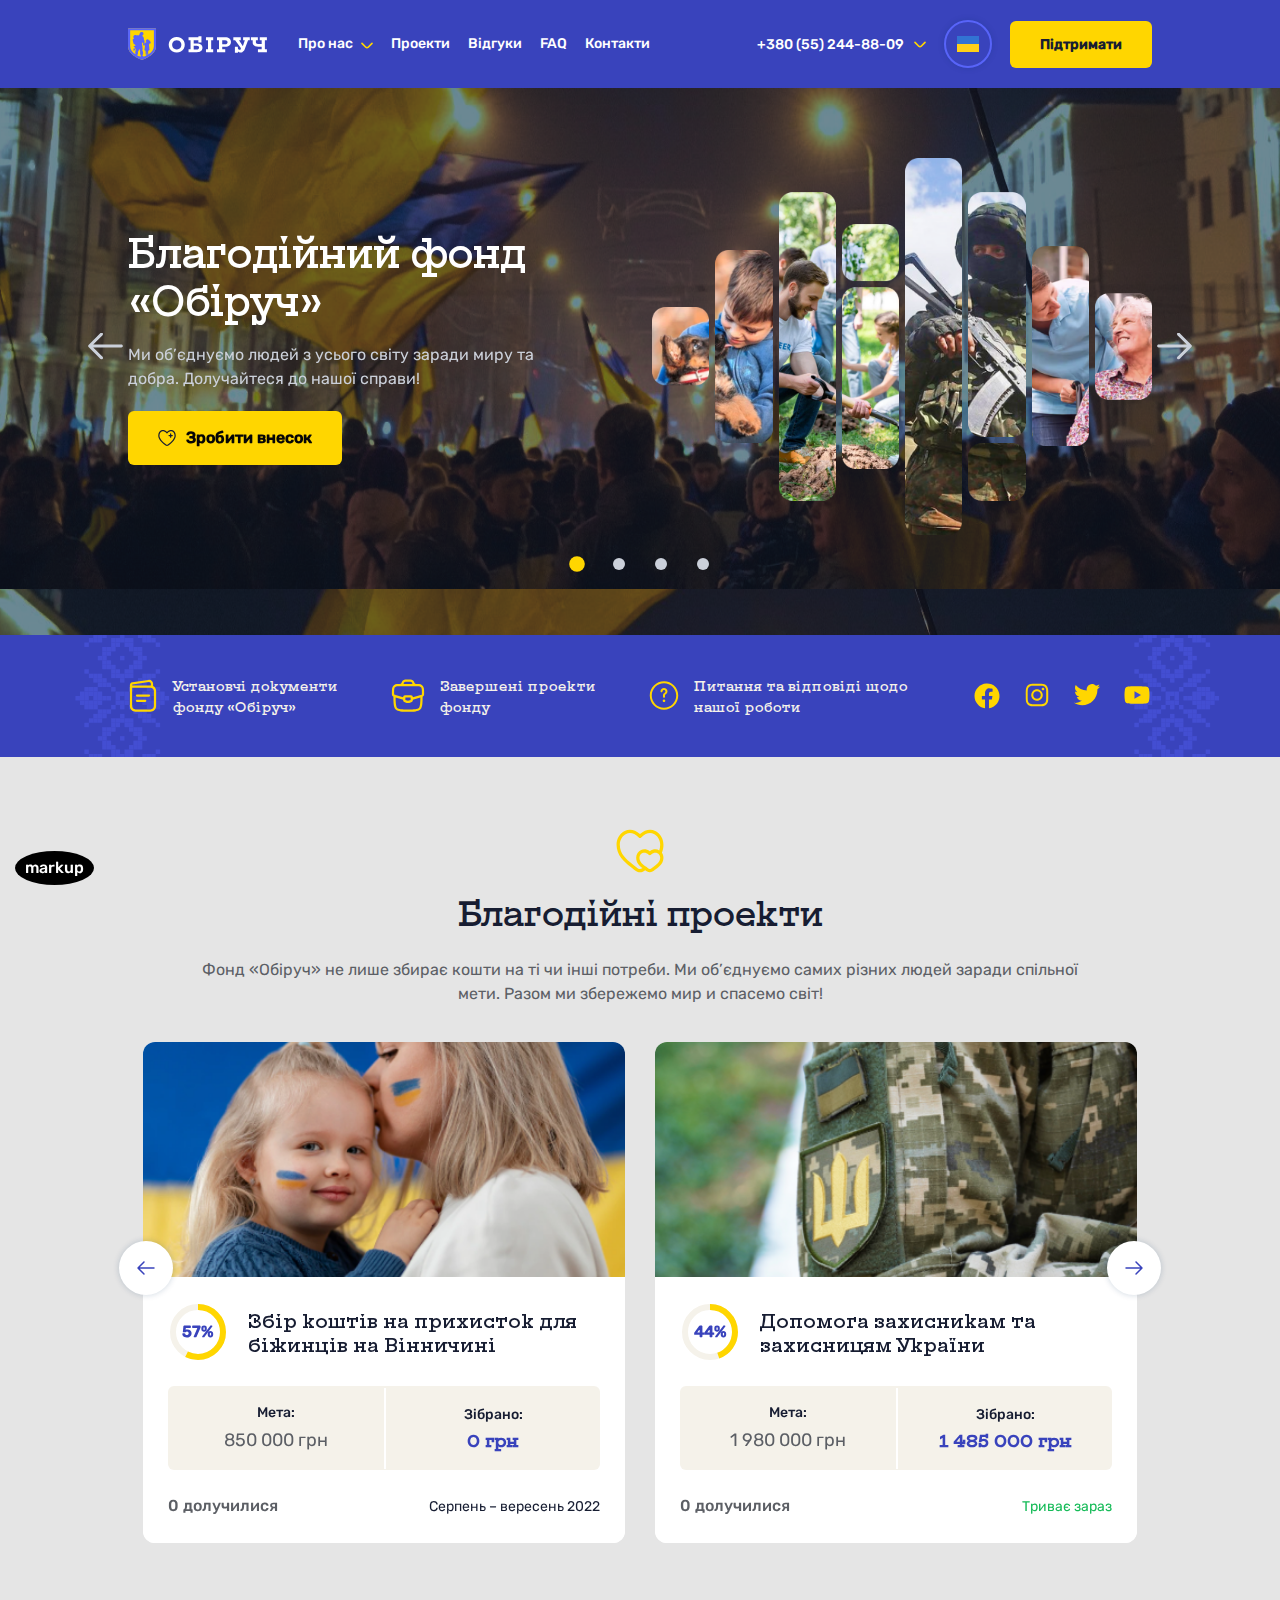
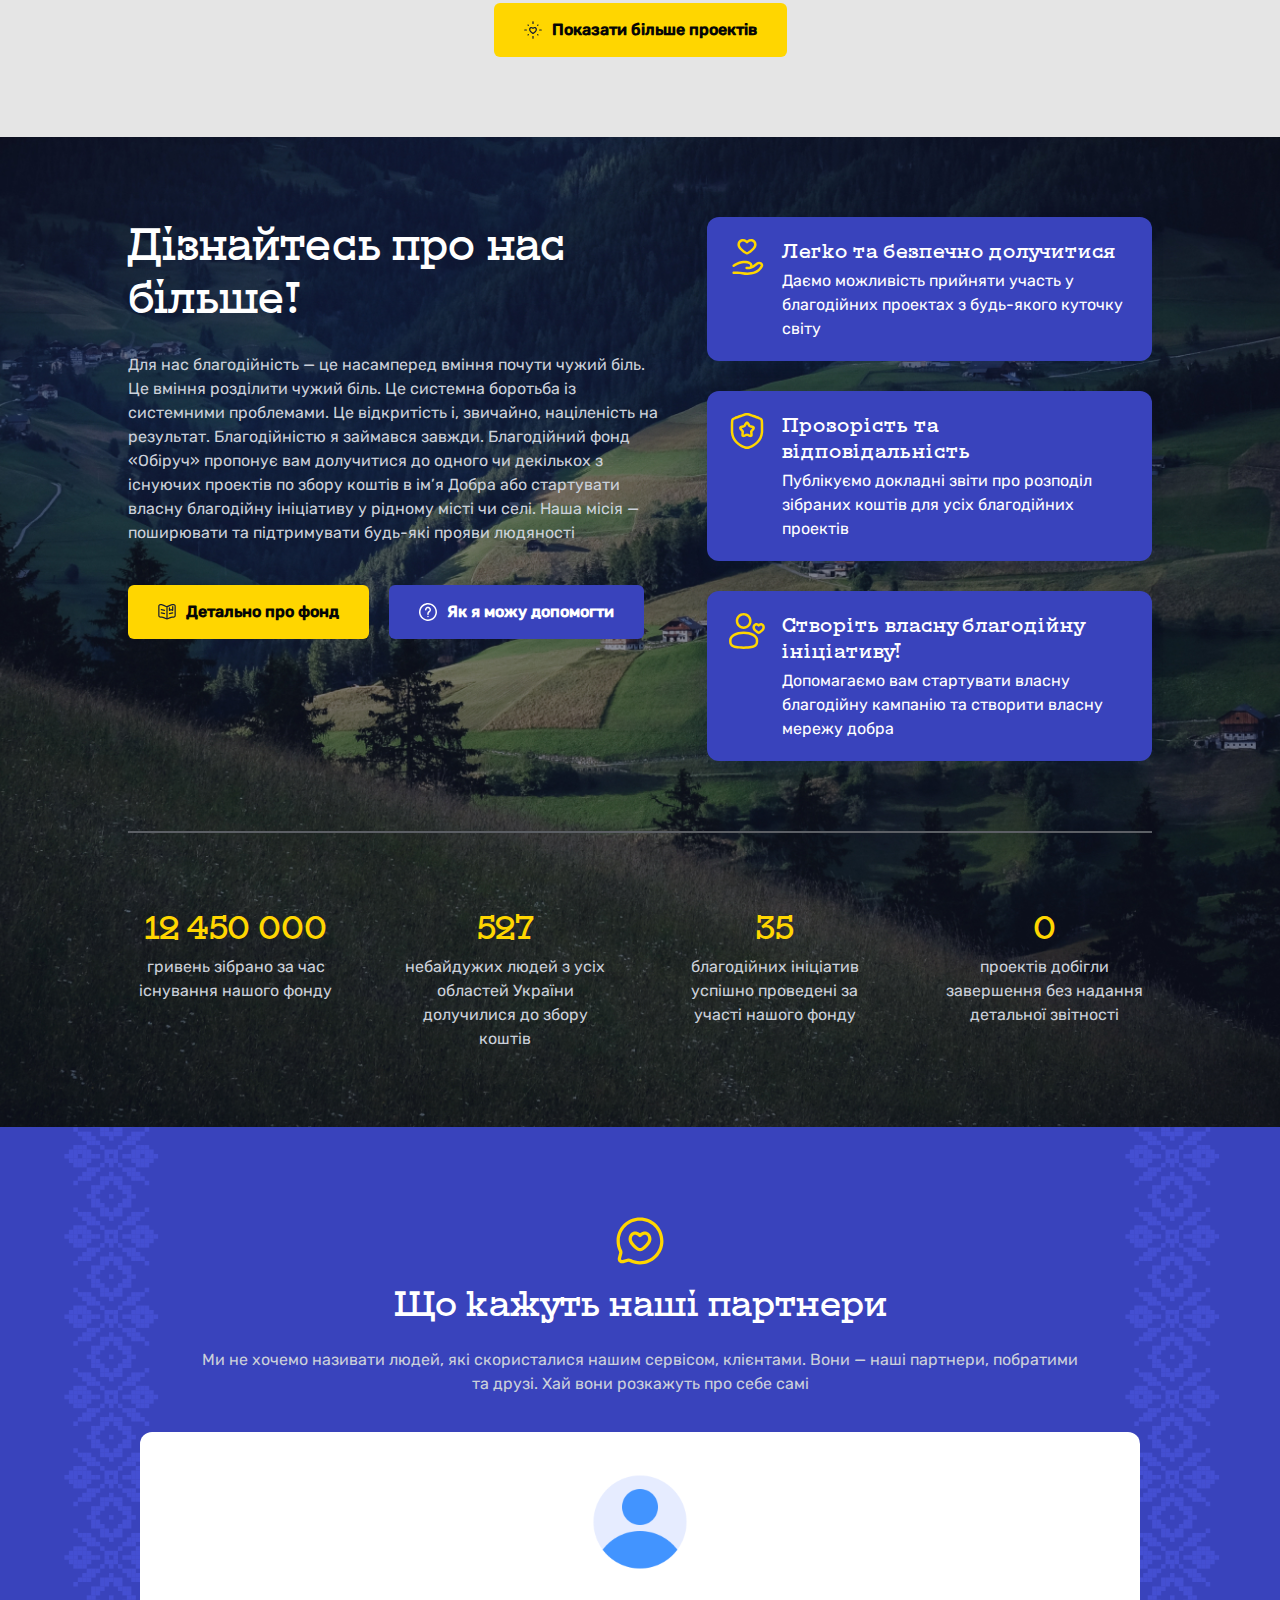
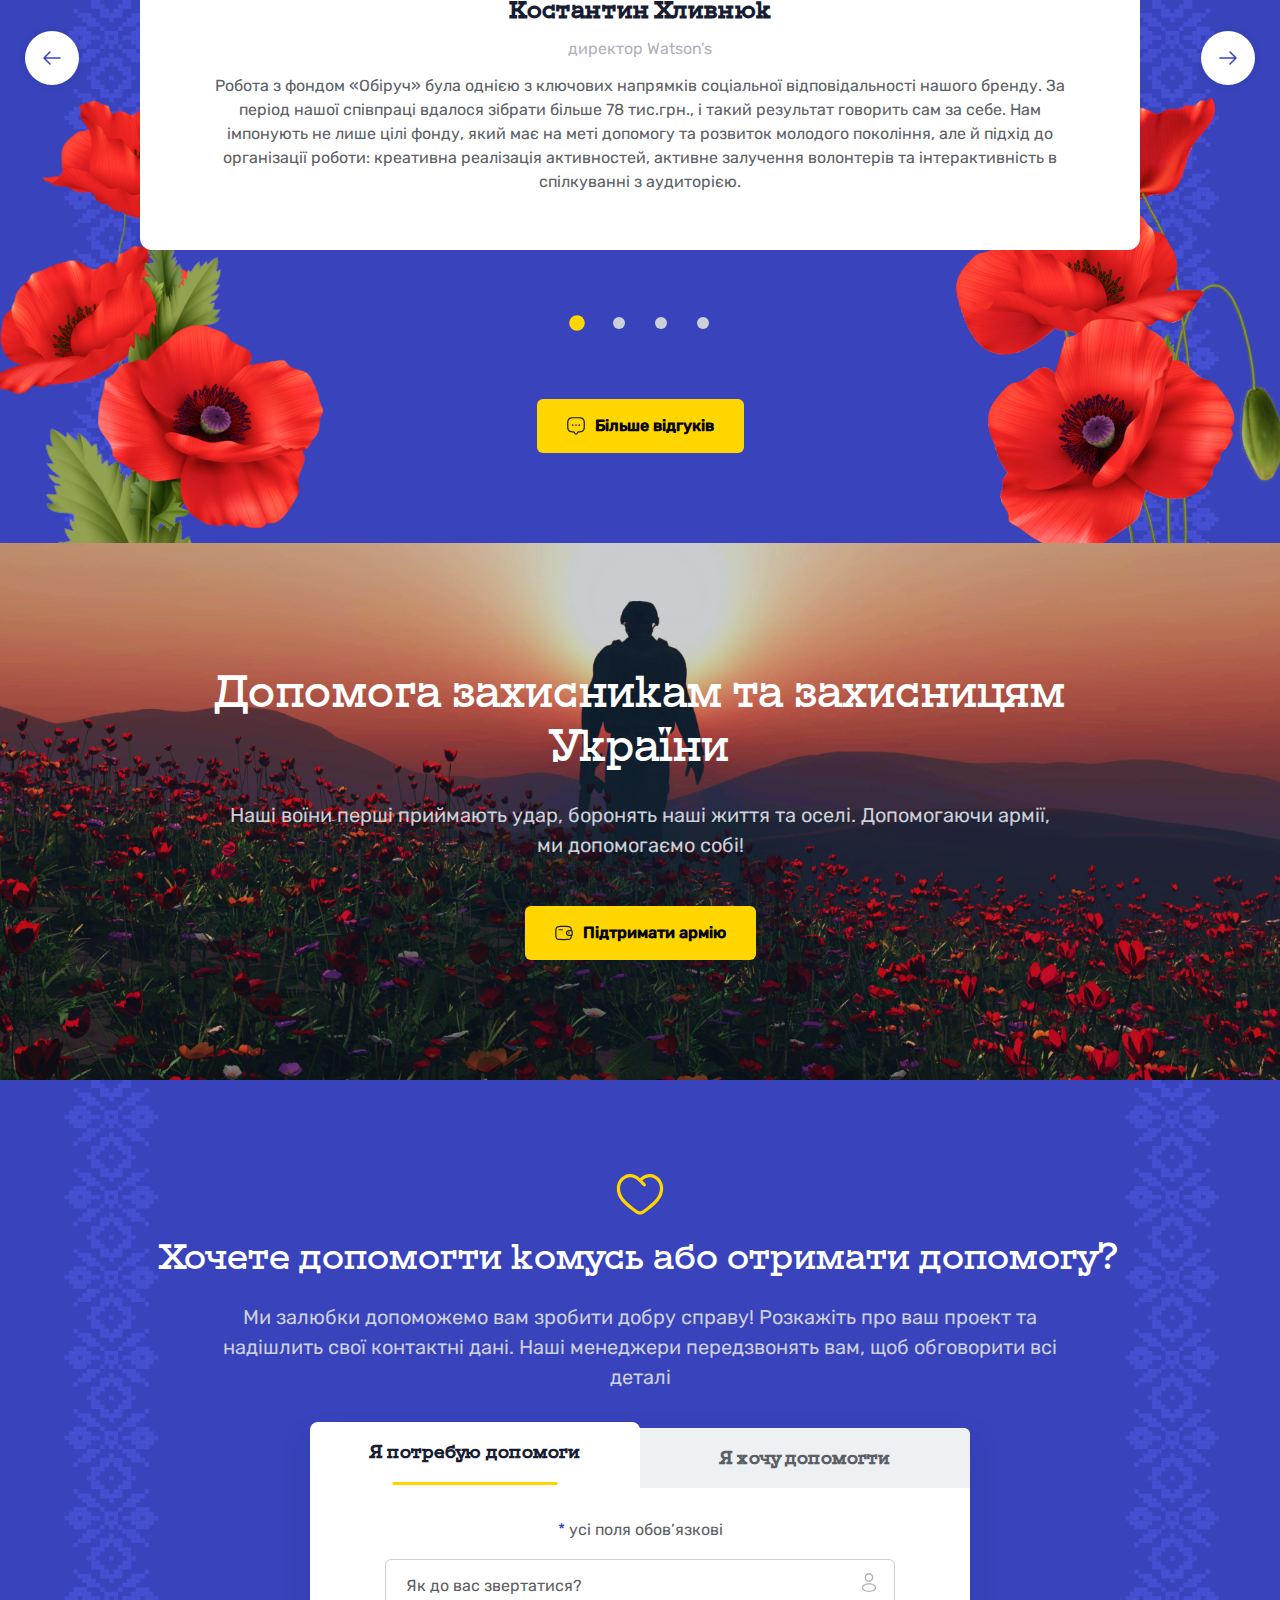
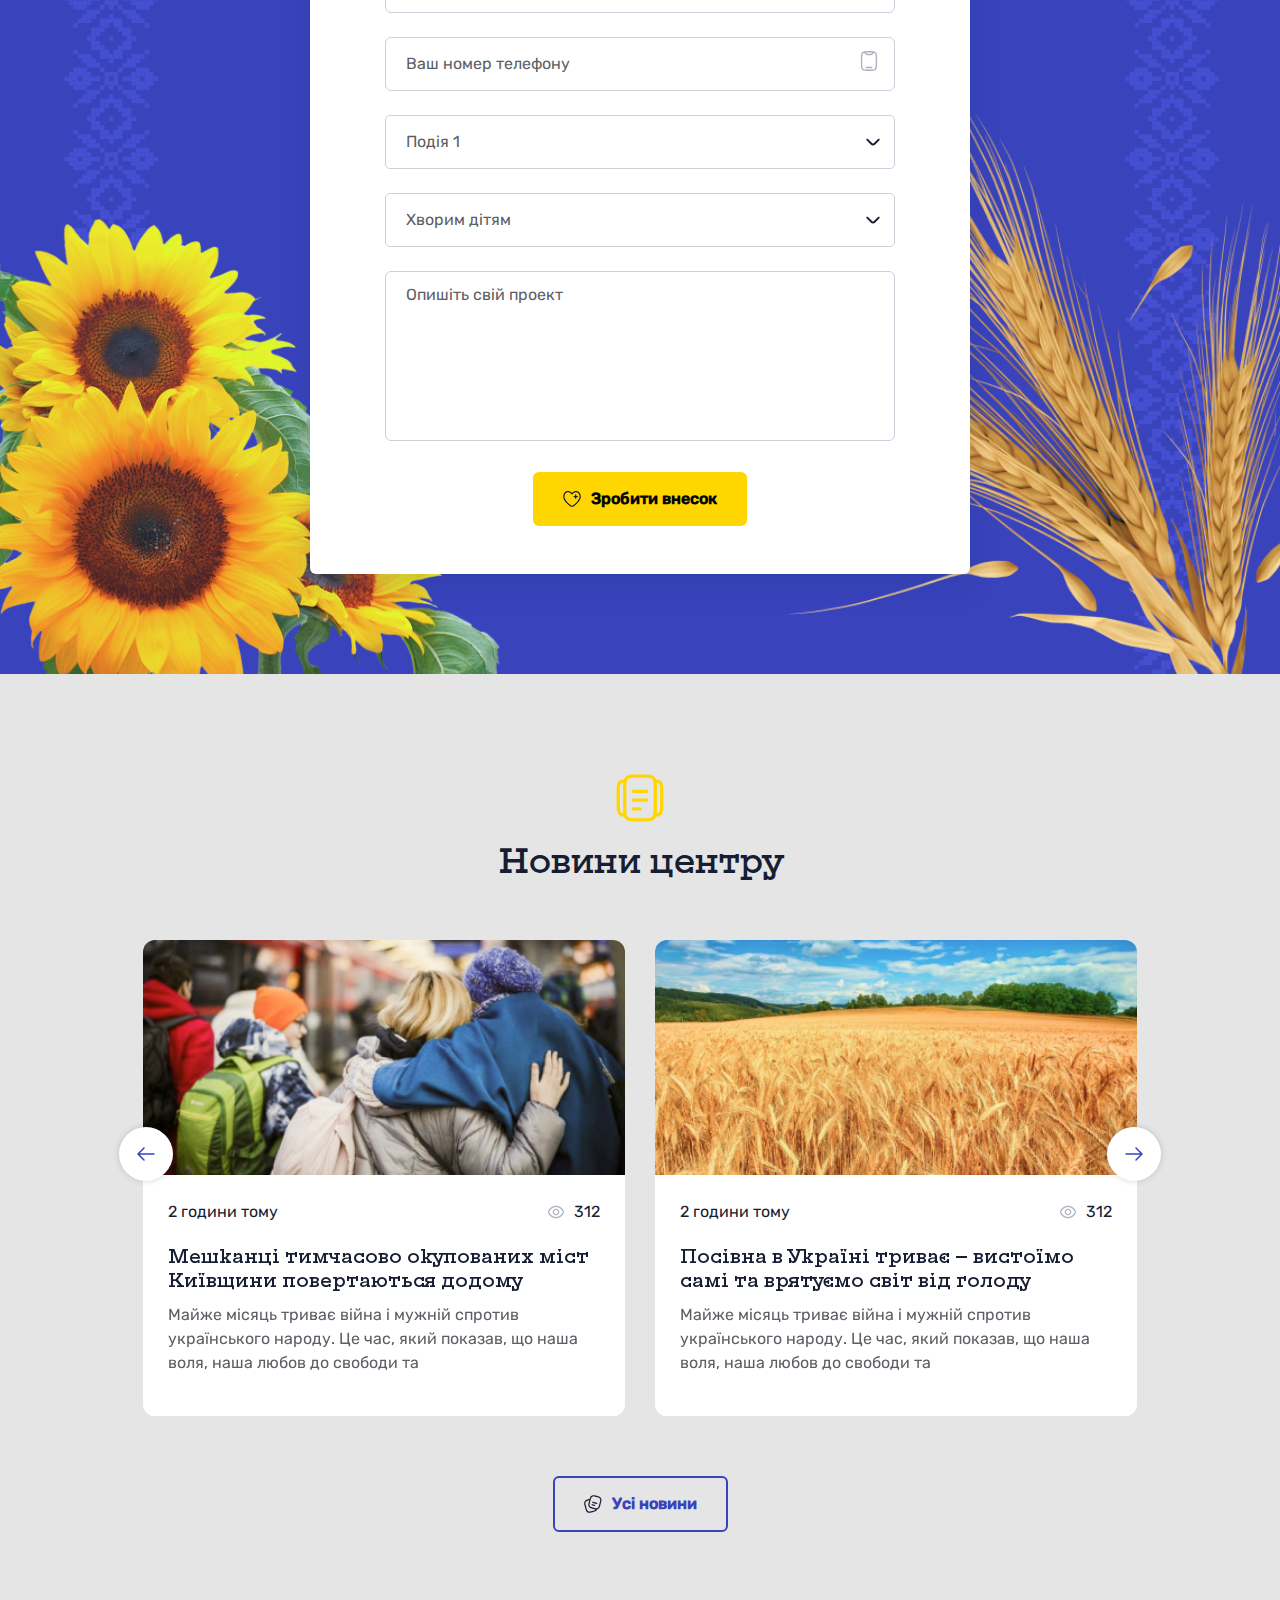
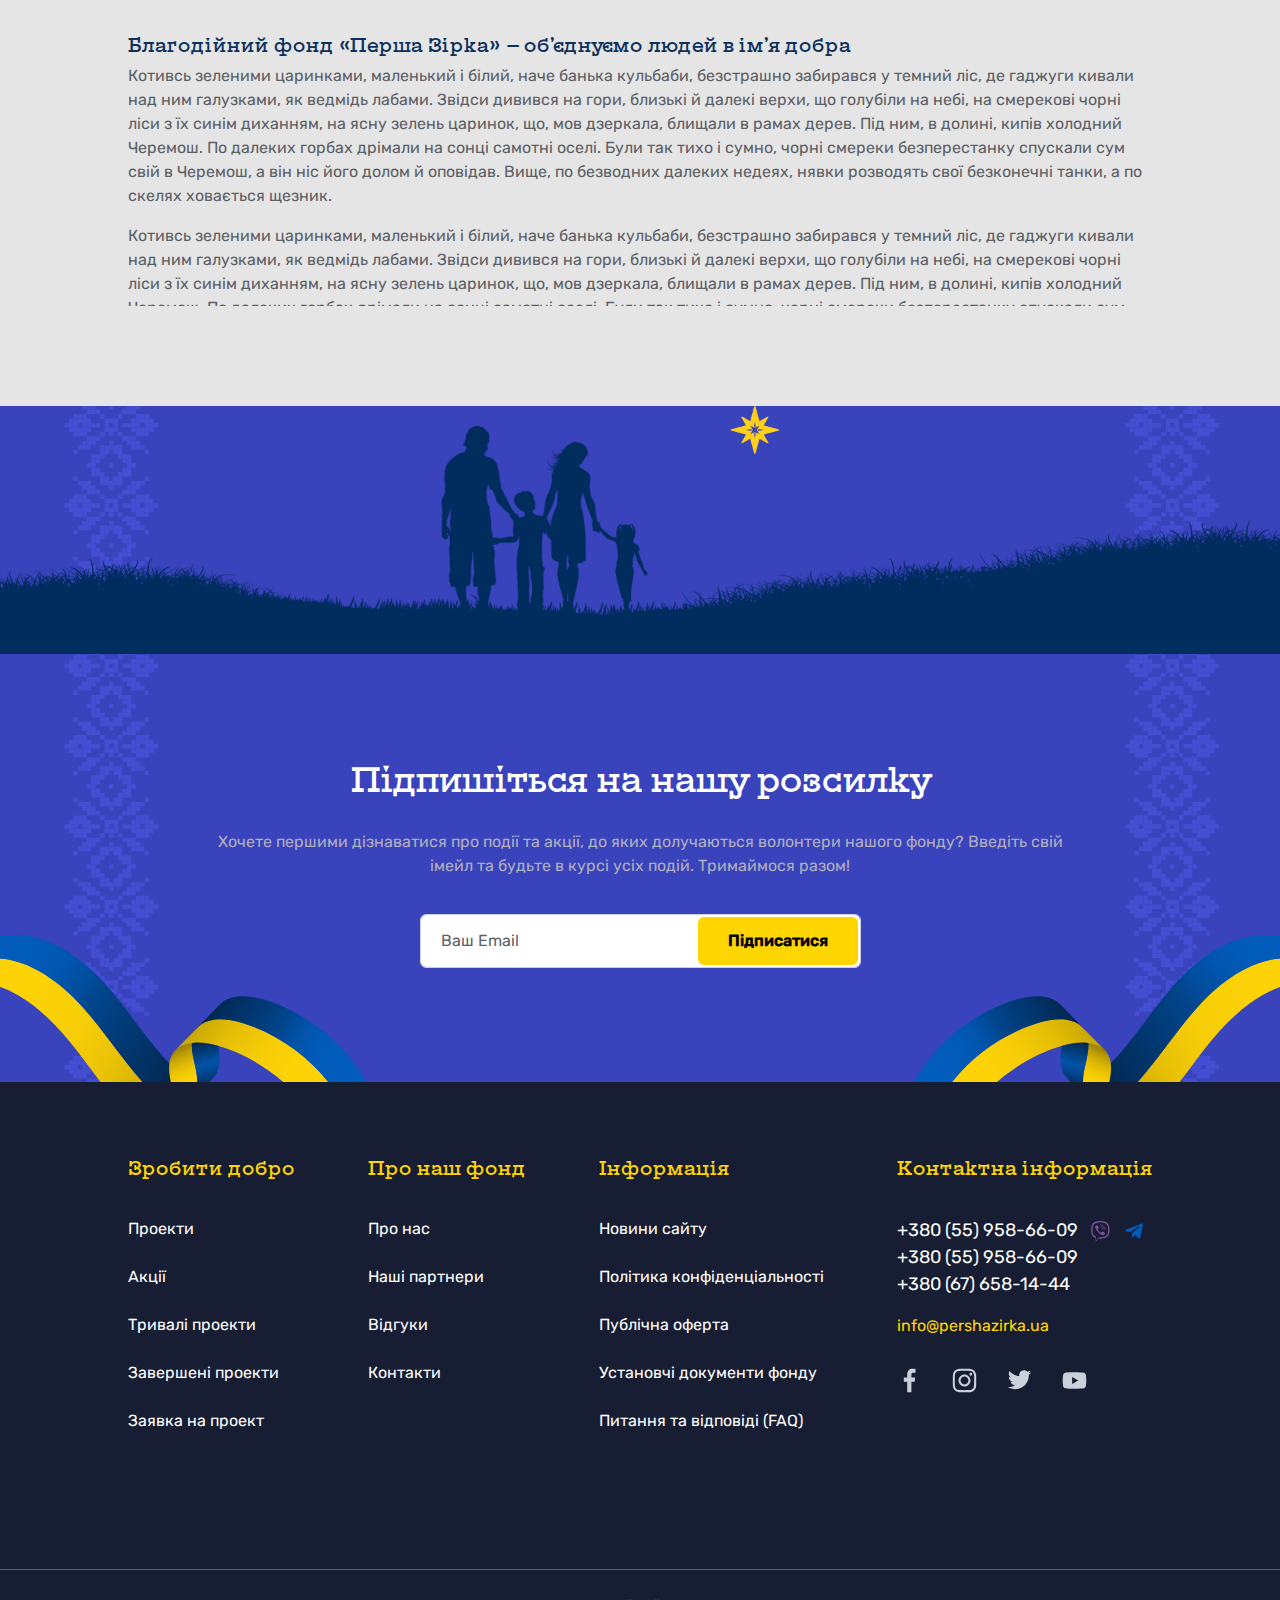
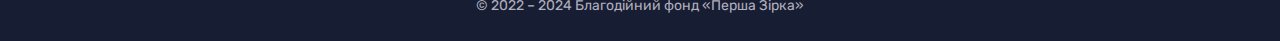
<file: index.html>
<!DOCTYPE html>
<html lang="ru">

<head>
    <meta charset="UTF-8">
    <meta name="theme-color" content="#005BBB">
    <meta name="viewport" content="width=device-width,initial-scale=1,user-scalable=no" />
    <title>Благодійний фонд «Обіруч»</title>
    <link rel="shortcut icon" href="assets/img/favicon.png" />
    <link rel="stylesheet" type="text/css" href="assets/css/bootstrap.min.css" />
    <link rel="stylesheet" type="text/css" href="assets/css/slick.css" />
    <link rel="stylesheet" type="text/css" href="assets/css/slick-theme.css" />
    <link rel="stylesheet" type="text/css" href="assets/css/jquery.fancybox.min.css" />
    <link rel="stylesheet" type="text/css" href="assets/css/nice-select.css" />
    <link rel="stylesheet" type="text/css" href="style.css" />

</head>

<body>

    <!-- 
<div class='thetop'></div>
<div class='scrolltop'>
    <div  class='muve-top'></div>
</div>
-->
    <a href="markup.html" class="markup-link">markup</a>

    <header class="header">
        <div class="wrapper">
            <div class="row-custom jcsb aic">
                <div class="header__menu-wrap">
                    <a href="index.html" class="logo"><img src="assets/img/Logo.svg" alt="" /></a>
                    <nav>
                        <ul>
                            <li class="menu-item-has-children">
                                <a href="about-page.html">Про нас</a>
                                <ul class="sub-menu">
                                    <li><a href="about-page.html">Про наш фонд</a></li>
                                    <li><a href="template-page.html">Наші партнери</a></li>
                                    <li><a href="reviews.html">Відгуки</a></li>
                                    <li><a href="faq.html">Питання та відповіді (FAQ)</a></li>
                                    <li><a href="contacts.html">Контакти</a></li>
                                    <li><a href="template-page.html">Публічна оферта</a></li>
                                    <li><a href="template-page.html">Політика конфіденціальності</a></li>
                                    <li><a href="template-page.html">Установчі документи фонду</a></li>
                                </ul>
                            </li>
                            <li><a href="projects-category.html">Проекти</a></li>
                            <li><a href="reviews.html">Відгуки</a></li>
                            <li><a href="faq.html">FAQ</a></li>
                            <li><a href="contacts.html">Контакти</a></li>
                        </ul>
                        <div class="mob-menu-bot">

                            <a href="#" class="btn btn-primary" data-bs-toggle="modal" data-bs-target="#exampleModal">Підтримати</a>
                        </div>
                    </nav>
                </div>
                <div class="header__info-wrap row-custom aic">
                    <div class="header__phone-wrap">
                        <div class="phone-dropdown">
                            <div class="phone-dropdown__top">
                                <a href="tel:+380 (55) 244-88-09">+380 (55) 244-88-09</a>
                                <svg width="12" height="7" viewBox="0 0 12 7" fill="none" xmlns="http://www.w3.org/2000/svg">
                                    <path d="M11.5897 0.841667C11.5123 0.76356 11.4201 0.701565 11.3185 0.659258C11.217 0.616951 11.1081 0.595169 10.9981 0.595169C10.888 0.595169 10.7791 0.616951 10.6776 0.659258C10.576 0.701565 10.4839 0.76356 10.4064 0.841667L6.58972 4.65833C6.51225 4.73643 6.42009 4.79843 6.31854 4.84074C6.21699 4.88304 6.10807 4.90482 5.99806 4.90482C5.88805 4.90482 5.77912 4.88304 5.67758 4.84074C5.57603 4.79843 5.48386 4.73643 5.40639 4.65833L1.58972 0.841667C1.51225 0.76356 1.42009 0.701565 1.31854 0.659258C1.21699 0.616951 1.10807 0.595169 0.998056 0.595169C0.888046 0.595169 0.779125 0.616951 0.677576 0.659258C0.576026 0.701565 0.483859 0.76356 0.40639 0.841667C0.25118 0.997802 0.164063 1.20901 0.164062 1.42917C0.164063 1.64932 0.25118 1.86053 0.40639 2.01666L4.23139 5.84166C4.70014 6.30982 5.33555 6.57279 5.99806 6.57279C6.66056 6.57279 7.29597 6.30982 7.76472 5.84166L11.5897 2.01666C11.7449 1.86053 11.8321 1.64932 11.8321 1.42917C11.8321 1.20901 11.7449 0.997802 11.5897 0.841667Z" fill="#FFD600" />
                                </svg>
                                <div class="btn-icon btn-mob-phone">
                                    <i class="icon-svg icon-phone"></i>
                                </div>
                            </div>
                            <div class="phone-dropdown__menu">
                                <ul>
                                    <li>
                                        <a href="tel:+380 (55) 958-66-09">+380 (55) 958-66-09</a>
                                        <a href="viber://chat?number=%2B380559586609">
										<img src="assets/img/viber.svg" alt="" />
									</a>
                                        <a href="https://telegram.me/voryag905">
										<img src="assets/img/telegram.svg" alt="" />
									</a>
                                    </li>
                                    <li>
                                        <a href="tel:+380 (55) 958-66-09">+380 (55) 958-66-09</a>
                                    </li>
                                    <li>
                                        <a href="tel:+380 (67) 658-14-44">+380 (67) 658-14-44</a>
                                    </li>
                                </ul>
                                <a href="mailto:info@obiruch.ua" class="email">
								info@obiruch.ua
							</a>
                                <a href="#" class="btn btn-primary"  data-bs-toggle="modal" data-bs-target="#formMessage">
								<svg xmlns="http://www.w3.org/2000/svg" width="23" height="22" viewBox="0 0 23 22" fill="none">
									<path fill-rule="evenodd" clip-rule="evenodd" d="M1.64453 11C1.64453 5.5577 6.05639 1.14584 11.4987 1.14584C11.8784 1.14584 12.1862 1.45365 12.1862 1.83334C12.1862 2.21304 11.8784 2.52084 11.4987 2.52084C6.81578 2.52084 3.01953 6.3171 3.01953 11C3.01953 15.6829 6.81578 19.4792 11.4987 19.4792C16.1816 19.4792 19.9779 15.6829 19.9779 11C19.9779 10.6203 20.2857 10.3125 20.6654 10.3125C21.0451 10.3125 21.3529 10.6203 21.3529 11C21.3529 16.4423 16.941 20.8542 11.4987 20.8542C6.05639 20.8542 1.64453 16.4423 1.64453 11ZM15.8717 2.08627C17.1256 0.83237 19.1585 0.83237 20.4124 2.08627C21.6663 3.34016 21.6663 5.37313 20.4124 6.62702L14.3183 12.7211C13.978 13.0615 13.7648 13.2747 13.5269 13.4603C13.2467 13.6789 12.9435 13.8663 12.6227 14.0191C12.3503 14.149 12.0642 14.2443 11.6076 14.3965L8.9451 15.284C8.45354 15.4478 7.9116 15.3199 7.54522 14.9535C7.17883 14.5871 7.0509 14.0452 7.21475 13.5536L8.10224 10.8911C8.25442 10.4345 8.34975 10.1484 8.47956 9.87604C8.63245 9.55523 8.81984 9.25203 9.03841 8.97181C9.22398 8.73389 9.43721 8.52069 9.77761 8.18034L15.8717 2.08627ZM19.4402 3.05854C18.7232 2.34161 17.5609 2.34161 16.844 3.05854L16.4987 3.40377C16.5195 3.49165 16.5486 3.59634 16.5892 3.71312C16.7205 4.09175 16.9691 4.59041 17.4387 5.06C17.9083 5.52959 18.407 5.77819 18.7856 5.90955C18.9024 5.95006 19.0071 5.97918 19.0949 5.99999L19.4402 5.65475C20.1571 4.93783 20.1571 3.77546 19.4402 3.05854ZM18.0117 7.08317C17.5388 6.87977 16.9878 6.55368 16.4664 6.03228C15.945 5.51087 15.6189 4.95993 15.4155 4.48696L10.7814 9.12108C10.3996 9.50288 10.2499 9.6543 10.1226 9.81746C9.96546 10.0189 9.83073 10.2369 9.72081 10.4676C9.63178 10.6544 9.56332 10.856 9.39257 11.3683L8.99666 12.556L9.94272 13.502L11.1304 13.1061C11.6427 12.9354 11.8443 12.8669 12.0311 12.7779C12.2618 12.668 12.4798 12.5332 12.6812 12.3761C12.8444 12.2488 12.9958 12.0991 13.3776 11.7173L18.0117 7.08317Z" fill="#171D32"/>
								</svg>
								<span>Написати повідомлення</span>
							</a>
                            </div>
                        </div>
                    </div>
                    <div class="header__lang-wrap">
                        <div class="lang-dropdown">
                            <div class="lang-dropdown__top btn-icon">
                                <img src="assets/img/Ukraine.svg" alt="" />
						</div>
                                <div class="lang-dropdown__menu">
                                    <ul>
                                        <li>
                                            <a href="#ua">
										<img src="assets/img/Ukraine.svg" alt="" />
										<span>Українська</span>
									</a>
                                        </li>
                                        <li>
                                            <a href="#uk">
										<img src="assets/img/UK.svg" alt="" />
										<span>English</span>
									</a>
                                        </li>
                                        <li>
                                            <a href="#uk">
										<img src="assets/img/UK.svg" alt="" />
										<span>English</span>
									</a>
                                        </li>
                                    </ul>
                                </div>
                            </div>
                        </div>
                        <a href="page-404.html" class="login btn-icon d-none">
					<svg
						width="20"
						height="20"
						viewBox="0 0 20 20"
						fill="none"
						xmlns="http://www.w3.org/2000/svg"
					>
						<g clip-path="url(#clip0_183_5966)">
							<path
								d="M10 9.99995C10.9889 9.99995 11.9556 9.7067 12.7779 9.1573C13.6001 8.60789 14.241 7.827 14.6194 6.91337C14.9978 5.99974 15.0969 4.9944 14.9039 4.0245C14.711 3.05459 14.2348 2.16368 13.5355 1.46441C12.8363 0.765152 11.9454 0.288949 10.9755 0.0960224C10.0055 -0.0969037 9.00021 0.00211302 8.08658 0.380551C7.17295 0.758989 6.39206 1.39985 5.84265 2.2221C5.29324 3.04434 5 4.01104 5 4.99995C5.00132 6.32563 5.52853 7.59663 6.46593 8.53402C7.40332 9.47142 8.67432 9.99863 10 9.99995ZM10 1.66662C10.6593 1.66662 11.3037 1.86211 11.8519 2.22838C12.4001 2.59466 12.8273 3.11525 13.0796 3.72434C13.3319 4.33343 13.3979 5.00365 13.2693 5.65025C13.1407 6.29685 12.8232 6.8908 12.357 7.35697C11.8908 7.82315 11.2969 8.14062 10.6503 8.26923C10.0037 8.39785 9.33348 8.33184 8.72439 8.07955C8.1153 7.82726 7.59471 7.40001 7.22844 6.85185C6.86216 6.30369 6.66667 5.65922 6.66667 4.99995C6.66667 4.11589 7.01786 3.26805 7.64298 2.64293C8.2681 2.01781 9.11595 1.66662 10 1.66662Z"
								fill="#0B305D"
							/>
							<path
								d="M10 11.6672C8.01155 11.6694 6.10518 12.4603 4.69914 13.8663C3.29309 15.2724 2.50221 17.1787 2.5 19.1672C2.5 19.3882 2.5878 19.6002 2.74408 19.7564C2.90036 19.9127 3.11232 20.0005 3.33333 20.0005C3.55435 20.0005 3.76631 19.9127 3.92259 19.7564C4.07887 19.6002 4.16667 19.3882 4.16667 19.1672C4.16667 17.6201 4.78125 16.1363 5.87521 15.0424C6.96917 13.9484 8.4529 13.3338 10 13.3338C11.5471 13.3338 13.0308 13.9484 14.1248 15.0424C15.2188 16.1363 15.8333 17.6201 15.8333 19.1672C15.8333 19.3882 15.9211 19.6002 16.0774 19.7564C16.2337 19.9127 16.4457 20.0005 16.6667 20.0005C16.8877 20.0005 17.0996 19.9127 17.2559 19.7564C17.4122 19.6002 17.5 19.3882 17.5 19.1672C17.4978 17.1787 16.7069 15.2724 15.3009 13.8663C13.8948 12.4603 11.9884 11.6694 10 11.6672Z"
								fill="#0B305D"
							/>
						</g>
						<defs>
							<clipPath id="clip0_183_5966">
								<rect width="20" height="20" fill="white" />
							</clipPath>
						</defs>
					</svg>
				</a>
                        <a href="#" class="btn btn-primary" data-bs-toggle="modal" data-bs-target="#exampleModal">Підтримати</a>
                        <div class="btn-menu">
                            <span></span>
                            <span></span>
                            <span></span>
                        </div>
                    </div>
                </div>
            </div>
    </header>

    <main class="home">
        <section class="home-top" style="background-image: url(./assets/img/img-top-slider.jpg)">
            <div class="wrapper">
                <div class="home-top__slider">
                    <div class="home-top__slider-item">
                        <div class="row-slider">
                            <div class="home-top__slider-text">
                                <div class="home-top__slider-title">
                                    Благодійний фонд «Обіруч»
                                </div>
                                <p>
                                    Ми об’єднуємо людей з усього світу заради миру та добра. Долучайтеся до нашої справи!
                                </p>
                                <a href="#" class="btn btn-primary"  data-bs-toggle="modal" data-bs-target="#exampleModal">
                        <i class="icon-svg icon-plus"></i>
                        <span>Зробити внесок</span>
                    </a>
                            </div>
                            <div class="home-top__slider-img">
                                <div class="home-top__slider-title home-top__slider-title-mob">
                                    Благодійний фонд «Обіруч»
                                </div>
                                <img src="./assets/img/slide-home-1.png" alt="" />
                </div>
                            </div>
                        </div>
                        <div class="home-top__slider-item">
                            <div class="wrapper row-slider">
                                <div class="home-top__slider-text">
                                    <div class="home-top__slider-title">
                                        Благодійний фонд «Обіруч»
                                    </div>
                                    <p>
                                        Ми об’єднуємо людей з усього світу заради миру та добра. Долучайтеся до нашої справи!
                                    </p>
                                    <a href="#" class="btn btn-primary"  data-bs-toggle="modal" data-bs-target="#exampleModal">
                        <i class="icon-svg icon-plus"></i>
                        <span>Зробити внесок</span>
                    </a>
                                </div>
                                <div class="home-top__slider-img">
                                    <div class="home-top__slider-title home-top__slider-title-mob">
                                        Благодійний фонд «Обіруч»
                                    </div>
                                    <img src="./assets/img/slide-home-2.png" alt="" />
                </div>
                                </div>
                            </div>
                            <div class="home-top__slider-item">
                                <div class="wrapper row-slider">
                                    <div class="home-top__slider-text">
                                        <div class="home-top__slider-title">
                                            Благодійний фонд «Обіруч»
                                        </div>
                                        <p>
                                            Ми об’єднуємо людей з усього світу заради миру та добра. Долучайтеся до нашої справи!
                                        </p>
                                        <a href="#" class="btn btn-primary"  data-bs-toggle="modal" data-bs-target="#exampleModal">
                        <i class="icon-svg icon-plus"></i>
                        <span>Зробити внесок</span>
                    </a>
                                    </div>
                                    <div class="home-top__slider-img">
                                        <div class="home-top__slider-title home-top__slider-title-mob">
                                            Благодійний фонд «Обіруч»
                                        </div>
                                        <img src="./assets/img/slide-home-3.png" alt="" />
                </div>
                                    </div>
                                </div>
                                <div class="home-top__slider-item">
                                    <div class="wrapper row-slider">
                                        <div class="home-top__slider-text">
                                            <div class="home-top__slider-title">
                                                Благодійний фонд «Обіруч»
                                            </div>
                                            <p>
                                                Ми об’єднуємо людей з усього світу заради миру та добра. Долучайтеся до нашої справи!
                                            </p>
                                            <a href="#" class="btn btn-primary"  data-bs-toggle="modal" data-bs-target="#exampleModal">
                        <i class="icon-svg icon-plus"></i>
                        <span>Зробити внесок</span>
                    </a>
                                        </div>
                                        <div class="home-top__slider-img">
                                            <div class="home-top__slider-title home-top__slider-title-mob">
                                                Благодійний фонд «Обіруч»
                                            </div>
                                            <img src="./assets/img/slide-home-4.png" alt="" />
                </div>
                                        </div>
                                    </div>
                                </div>
                            </div>

                            <div class="home-top__benefits">
                                <div class="wrapper">
                                    <div class="row-custom">
                                        <div class="home-top__benefits-item">
                                            <svg xmlns="http://www.w3.org/2000/svg" width="28" height="33" viewBox="0 0 28 33" fill="none">
                                                <path fill-rule="evenodd" clip-rule="evenodd" d="M19.4166 0.875485C21.9017 0.52048 24.125 2.44876 24.125 4.95903V7.02378C25.9092 7.9669 27.125 9.84146 27.125 12V27C27.125 30.1066 24.6066 32.625 21.5 32.625H6.5C3.3934 32.625 0.875 30.1066 0.875 27V6C0.875 5.98605 0.875254 5.97217 0.875757 5.95834C0.875253 5.93675 0.875 5.9151 0.875 5.8934C0.875 4.53401 1.87457 3.38149 3.22029 3.18925L19.4166 0.875485ZM3.125 8.625V27C3.125 28.864 4.63604 30.375 6.5 30.375H21.5C23.364 30.375 24.875 28.864 24.875 27V12C24.875 10.136 23.364 8.625 21.5 8.625H3.125ZM3.6066 6.375H21.875V4.95903C21.875 3.818 20.8644 2.94151 19.7348 3.10287L3.53849 5.41664C3.30123 5.45053 3.125 5.65373 3.125 5.8934C3.125 6.15938 3.34062 6.375 3.6066 6.375ZM6.875 16.5C6.875 15.8787 7.37868 15.375 8 15.375H20C20.6213 15.375 21.125 15.8787 21.125 16.5C21.125 17.1213 20.6213 17.625 20 17.625H8C7.37868 17.625 6.875 17.1213 6.875 16.5ZM6.875 21.75C6.875 21.1287 7.37868 20.625 8 20.625H16.25C16.8713 20.625 17.375 21.1287 17.375 21.75C17.375 22.3713 16.8713 22.875 16.25 22.875H8C7.37868 22.875 6.875 22.3713 6.875 21.75Z" fill="#FFD600" />
                                            </svg>
                                            <span>
                    Установчі документи <br />
                    фонду «Обіруч»
                </span>
                                        </div>
                                        <div class="home-top__benefits-item">
                                            <svg xmlns="http://www.w3.org/2000/svg" width="34" height="33" viewBox="0 0 34 33" fill="none">
                                                <path fill-rule="evenodd" clip-rule="evenodd" d="M14.8721 0.375006L14.8414 0.375003C14.6712 0.374977 14.5386 0.374957 14.4133 0.38255C12.8226 0.478885 11.4297 1.48282 10.8353 2.96138C10.7885 3.07794 10.7466 3.20371 10.6927 3.36526L10.6831 3.39425L10.6446 3.50971C10.6161 3.59516 10.6082 3.61871 10.6013 3.63781C10.3614 4.30076 9.56455 4.854 8.72151 4.87537L5.9924 5.00888C4.81306 5.14745 3.80324 5.44249 2.94987 6.13685C2.6518 6.37937 2.37937 6.6518 2.13685 6.94987C1.44249 7.80324 1.14745 8.81306 1.00888 9.9924C0.874964 11.1321 0.874983 12.5651 0.875006 14.3425L0.875007 14.4134L0.875003 14.4603C0.874958 14.8862 0.874915 15.2854 0.909025 15.6216C0.946767 15.9936 1.03361 16.3886 1.2708 16.7701C1.34789 16.894 1.4352 17.0114 1.53181 17.1209C1.78548 17.4083 2.08009 17.5937 2.37572 17.7308C2.38004 20.1535 2.41071 22.6023 2.62813 24.6996C2.75552 25.9285 2.95102 27.0821 3.26112 28.0658C3.56617 29.0335 4.01661 29.9497 4.72963 30.5835C5.96478 31.6814 7.51934 32.1655 9.45992 32.3974C11.3648 32.625 13.8063 32.625 16.9232 32.625H17.0768C20.1937 32.625 22.6352 32.625 24.5401 32.3974C26.4807 32.1655 28.0352 31.6814 29.2704 30.5835C29.9834 29.9497 30.4338 29.0335 30.7389 28.0658C31.049 27.0821 31.2445 25.9285 31.3719 24.6996C31.5893 22.6023 31.62 20.1535 31.6243 17.7308C31.9199 17.5937 32.2145 17.4083 32.4682 17.1209C32.5648 17.0114 32.6521 16.8941 32.7292 16.7701C32.9664 16.3886 33.0532 15.9936 33.091 15.6216C33.1251 15.2854 33.1251 14.8862 33.125 14.4603L33.125 14.3425C33.125 12.5651 33.125 11.1321 32.9911 9.9924C32.8526 8.81306 32.5575 7.80324 31.8632 6.94987C31.6206 6.6518 31.3482 6.37937 31.0501 6.13685C30.1968 5.44249 29.187 5.14745 28.0076 5.00888L25.2785 4.87537C24.4358 4.85401 23.6393 4.30097 23.3994 3.63777C23.3926 3.61882 23.3844 3.59474 23.3561 3.50971L23.3079 3.36521C23.2541 3.20367 23.2122 3.07793 23.1654 2.96138C22.571 1.48282 21.1781 0.478885 19.5874 0.38255C19.4621 0.374957 19.3295 0.374977 19.1593 0.375003L14.8721 0.375006ZM10.3555 7.12501L10.4134 7.12501H23.5866L23.6445 7.12501C25.4786 7.12506 26.7624 7.12804 27.745 7.2435C28.7135 7.3573 29.2428 7.56699 29.6301 7.88211C29.8089 8.02763 29.9724 8.19108 30.1179 8.36992C30.433 8.75721 30.6427 9.28652 30.7565 10.255C30.8732 11.248 30.875 12.5484 30.875 14.4134C30.875 14.9026 30.8737 15.1857 30.8525 15.3945C30.84 15.5178 30.8241 15.5679 30.8182 15.5824C30.8074 15.5998 30.7951 15.6163 30.7815 15.6318C30.7693 15.6416 30.7259 15.6711 30.6113 15.7186C30.4175 15.7988 30.1467 15.8815 29.6781 16.022L21.875 18.363V18C21.875 16.9645 21.0355 16.125 20 16.125H14C12.9645 16.125 12.125 16.9645 12.125 18V18.363L4.32188 16.022C3.85336 15.8815 3.58254 15.7988 3.38867 15.7186C3.27413 15.6711 3.2307 15.6416 3.21854 15.6318L12.125 18.363L3.18178 15.5823C3.17586 15.5679 3.16005 15.5178 3.14753 15.3945C3.12635 15.1857 3.12501 14.9026 3.12501 14.4134C3.12501 12.5484 3.12683 11.248 3.2435 10.255C3.3573 9.28652 3.56699 8.75721 3.88211 8.36992C4.02763 8.19108 4.19109 8.02763 4.36993 7.88211C4.75721 7.56699 5.28653 7.3573 6.25497 7.2435C7.23765 7.12804 8.52143 7.12506 10.3555 7.12501ZM14.8721 2.62501C14.657 2.62501 14.5977 2.6255 14.5493 2.62844C13.8263 2.67222 13.1931 3.12856 12.9229 3.80063C12.9049 3.84561 12.8856 3.90176 12.8176 4.10576L12.7751 4.23338C12.7525 4.30104 12.735 4.3537 12.7171 4.40316C12.6579 4.56677 12.5879 4.72417 12.5084 4.87501H21.4923C21.4127 4.72417 21.3428 4.5668 21.2836 4.4032C21.2657 4.35373 21.2481 4.30104 21.2256 4.23338L21.1831 4.10576C21.1151 3.90176 21.0958 3.84561 21.0777 3.80063C20.8076 3.12856 20.1744 2.67222 19.4514 2.62844C19.403 2.6255 19.3437 2.62501 19.1286 2.62501H14.8721ZM4.62814 18.463C4.63835 20.6182 4.68173 22.6888 4.86614 24.4676C4.98588 25.6227 5.16107 26.6092 5.40702 27.3894C5.658 28.1855 5.94894 28.6569 6.22445 28.9018C6.96632 29.5613 7.99126 29.9559 9.72692 30.1633C11.4827 30.3731 13.7897 30.375 17 30.375C20.2103 30.375 22.5173 30.3731 24.2731 30.1633C26.0087 29.9559 27.0337 29.5613 27.7756 28.9018C28.0511 28.6569 28.342 28.1855 28.593 27.3894C28.8389 26.6092 29.0141 25.6227 29.1339 24.4676C29.3183 22.6888 29.3617 20.6182 29.3719 18.463L21.875 20.712V21.2422C21.875 22.0089 21.4082 22.6984 20.6964 22.9831L19.6462 23.4032C17.9475 24.0827 16.0525 24.0827 14.3538 23.4032L13.3036 22.9831C12.5918 22.6984 12.125 22.0089 12.125 21.2422V20.712L4.62814 18.463ZM14.375 18.375V20.9883L15.1895 21.3141C16.3517 21.779 17.6483 21.779 18.8105 21.3141L19.625 20.9883V18.375H14.375Z" fill="#FFD600" />
                                            </svg>
                                            <span>
                    Завершені проекти <br />
                    фонду
                </span>
                                        </div>
                                        <div class="home-top__benefits-item">
                                            <svg xmlns="http://www.w3.org/2000/svg" width="34" height="33" viewBox="0 0 34 33" fill="none">
                                                <path fill-rule="evenodd" clip-rule="evenodd" d="M17 2.625C9.33705 2.625 3.125 8.83705 3.125 16.5C3.125 24.163 9.33705 30.375 17 30.375C24.663 30.375 30.875 24.163 30.875 16.5C30.875 8.83705 24.663 2.625 17 2.625ZM0.875 16.5C0.875 7.59441 8.09441 0.375 17 0.375C25.9056 0.375 33.125 7.59441 33.125 16.5C33.125 25.4056 25.9056 32.625 17 32.625C8.09441 32.625 0.875 25.4056 0.875 16.5ZM17 10.125C16.068 10.125 15.3125 10.8805 15.3125 11.8125C15.3125 12.4338 14.8088 12.9375 14.1875 12.9375C13.5662 12.9375 13.0625 12.4338 13.0625 11.8125C13.0625 9.63788 14.8254 7.875 17 7.875C19.1746 7.875 20.9375 9.63788 20.9375 11.8125C20.9375 13.2575 20.1585 14.5194 19.0029 15.203C18.7078 15.3777 18.4641 15.5683 18.3054 15.7554C18.1513 15.9369 18.125 16.0554 18.125 16.125V18C18.125 18.6213 17.6213 19.125 17 19.125C16.3787 19.125 15.875 18.6213 15.875 18V16.125C15.875 15.3662 16.2072 14.7505 16.5899 14.2995C16.9679 13.854 17.4393 13.5138 17.8572 13.2666C18.3567 12.9711 18.6875 12.4298 18.6875 11.8125C18.6875 10.8805 17.932 10.125 17 10.125ZM17 24C17.8284 24 18.5 23.3284 18.5 22.5C18.5 21.6716 17.8284 21 17 21C16.1716 21 15.5 21.6716 15.5 22.5C15.5 23.3284 16.1716 24 17 24Z" fill="#FFD600" />
                                            </svg>
                                            <span>Питання та відповіді щодо нашої роботи</span>
                                        </div>
                                        <div class="home-top__benefits-item">
                                            <ul>
                                                <li>
                                                    <a href="#"
                            ><svg
                                width="26"
                                height="26"
                                viewBox="0 0 26 26"
                                fill="none"
                                xmlns="http://www.w3.org/2000/svg"
                            >
                                <path
                                    d="M0.503906 13.0025C0.505361 19.1517 4.97691 24.3875 11.0502 25.3512V16.615H7.87891V13.0025H11.0539V10.2525C10.912 8.94942 11.3571 7.65073 12.2685 6.70866C13.1799 5.76658 14.4631 5.27876 15.7702 5.37749C16.7083 5.39265 17.6441 5.4762 18.5702 5.62749V8.70124H16.9902C16.4462 8.63 15.8994 8.80965 15.5036 9.18958C15.1079 9.56951 14.9061 10.1086 14.9552 10.655V13.0025H18.4189L17.8652 16.6162H14.9552V25.3512C21.5233 24.3132 26.129 18.3147 25.4358 11.7013C24.7426 5.08796 18.993 0.174906 12.3524 0.521467C5.71186 0.868029 0.504962 6.35288 0.503906 13.0025Z"
                                    fill="#FFD600"
                                />
                            </svg>
                        </a>
                                                </li>
                                                <li>
                                                    <a href="#">
                            <svg
                                width="24"
                                height="24"
                                viewBox="0 0 24 24"
                                fill="none"
                                xmlns="http://www.w3.org/2000/svg"
                            >
                                <path
                                    d="M12.0039 23.3012C8.92891 23.3012 8.56641 23.285 7.36641 23.2325C6.43062 23.2017 5.50695 23.0115 4.63516 22.67C3.1268 22.083 1.93408 20.8898 1.34766 19.3812C1.01929 18.5063 0.842179 17.5818 0.823906 16.6475C0.753906 15.45 0.753906 15.0575 0.753906 12.0062C0.753906 8.92248 0.770156 8.56248 0.823906 7.36873C0.842578 6.43563 1.01968 5.51249 1.34766 4.63873C1.93345 3.12814 3.1281 1.93394 4.63891 1.34873C5.51221 1.01898 6.43559 0.841406 7.36891 0.823726C8.56266 0.756226 8.95516 0.756226 12.0039 0.756226C15.1039 0.756226 15.4602 0.772476 16.6414 0.823726C17.5771 0.841559 18.503 1.01911 19.3789 1.34873C20.8893 1.9346 22.0837 3.12857 22.6702 4.63873C23.0041 5.52522 23.1821 6.46279 23.1964 7.40998C23.2664 8.60748 23.2664 8.99873 23.2664 12.0487C23.2664 15.0987 23.2489 15.4987 23.1964 16.6825C23.1778 17.6177 23.0003 18.543 22.6714 19.4187C22.0835 20.9284 20.889 22.122 19.3789 22.7087C18.5042 23.0365 17.5803 23.2136 16.6464 23.2325C15.4527 23.3012 15.0614 23.3012 12.0039 23.3012ZM11.9614 2.73498C8.90391 2.73498 8.58641 2.74998 7.39266 2.80373C6.68014 2.81317 5.97451 2.94465 5.30641 3.19248C4.31985 3.56999 3.53919 4.34747 3.15766 5.33248C2.90792 6.00785 2.77642 6.7212 2.76891 7.44123C2.70266 8.65248 2.70266 8.96998 2.70266 12.0062C2.70266 15.0062 2.71391 15.37 2.76891 16.5737C2.7801 17.2865 2.91153 17.9922 3.15766 18.6612C3.53975 19.6456 4.32027 20.4225 5.30641 20.8C5.97405 21.0494 6.67997 21.181 7.39266 21.1887C8.60266 21.2587 8.92141 21.2587 11.9614 21.2587C15.0277 21.2587 15.3452 21.2437 16.5289 21.1887C17.2419 21.1801 17.9481 21.0485 18.6164 20.8C19.597 20.4192 20.3726 19.6441 20.7539 18.6637C21.0032 17.9878 21.1346 17.2741 21.1427 16.5537H21.1564C21.2102 15.3587 21.2102 15.04 21.2102 11.9862C21.2102 8.93248 21.1964 8.61123 21.1427 7.41748C21.1314 6.70554 21 6.00062 20.7539 5.33248C20.3734 4.35069 19.5977 3.57409 18.6164 3.19248C17.9482 2.9434 17.242 2.81188 16.5289 2.80373C15.3202 2.73498 15.0039 2.73498 11.9614 2.73498ZM12.0039 17.78C9.66639 17.7815 7.55818 16.3746 6.66248 14.2155C5.76679 12.0564 6.26004 9.57039 7.9122 7.9168C9.56435 6.26322 12.05 5.76781 14.2099 6.66164C16.3697 7.55547 17.7784 9.66246 17.7789 12C17.7755 15.1888 15.1927 17.7738 12.0039 17.78ZM12.0039 8.24748C9.93284 8.24748 8.25391 9.92641 8.25391 11.9975C8.25391 14.0685 9.93284 15.7475 12.0039 15.7475C14.075 15.7475 15.7539 14.0685 15.7539 11.9975C15.7491 9.9284 14.073 8.25229 12.0039 8.24748ZM18.0039 7.35623C17.2607 7.35347 16.66 6.74946 16.6614 6.00624C16.6628 5.26301 17.2657 4.66124 18.0089 4.66124C18.7521 4.66124 19.355 5.263 19.3564 6.00623C19.3567 6.3648 19.2143 6.70876 18.9605 6.96207C18.7067 7.21539 18.3625 7.35722 18.0039 7.35623Z"
                                    fill="#FFD600"
                                />
                            </svg>
                        </a>
                                                </li>
                                                <li>
                                                    <a href="#">
                            <svg
                                width="28"
                                height="22"
                                viewBox="0 0 28 22"
                                fill="none"
                                xmlns="http://www.w3.org/2000/svg"
                            >
                                <path
                                    d="M23.9933 3.35999C25.1138 2.6901 25.9523 1.63528 26.352 0.392486C25.2991 1.01724 24.1471 1.45733 22.9458 1.69374C21.2803 -0.0681049 18.6414 -0.496857 16.5038 0.647056C14.3661 1.79097 13.2589 4.22435 13.8008 6.58749C9.48779 6.37095 5.46949 4.33363 2.74578 0.982486C1.32433 3.43426 2.05072 6.56846 4.40578 8.14499C3.55417 8.11761 2.72144 7.88703 1.97703 7.47249C1.97703 7.49499 1.97703 7.51749 1.97703 7.53999C1.97752 10.0939 3.7775 12.2938 6.28078 12.8C5.49086 13.0149 4.66229 13.0465 3.85828 12.8925C4.56228 15.0766 6.57522 16.5728 8.86953 16.6175C6.96932 18.1089 4.62263 18.9177 2.20703 18.9137C1.77887 18.9144 1.35104 18.8897 0.925781 18.84C3.37877 20.4163 6.23374 21.2529 9.14953 21.25C13.2061 21.2778 17.1046 19.6786 19.9729 16.81C22.8413 13.9414 24.4402 10.0428 24.412 5.98624C24.412 5.75374 24.4066 5.52249 24.3958 5.29249C25.4463 4.53324 26.353 3.59267 27.0733 2.51499C26.0945 2.94881 25.0564 3.23364 23.9933 3.35999Z"
                                    fill="#FFD600"
                                />
                            </svg>
                        </a>
                                                </li>
                                                <li>
                                                    <a href="#">
                            <svg
                                width="26"
                                height="18"
                                viewBox="0 0 26 18"
                                fill="none"
                                xmlns="http://www.w3.org/2000/svg"
                            >
                                <path
                                    d="M13.0063 17.765H12.9813C12.9038 17.765 5.15003 17.75 3.19378 17.2188C2.11806 16.929 1.27797 16.0884 0.988785 15.0125C0.637008 13.028 0.467136 11.0154 0.481285 9C0.472196 6.98127 0.646664 4.96589 1.00253 2.97875C1.29967 1.90189 2.13607 1.05744 3.21003 0.75C5.11253 0.25 12.6525 0.25 12.9725 0.25H12.9988C13.0775 0.25 20.8513 0.265 22.7875 0.79625C23.861 1.08751 24.6994 1.92637 24.99 3C25.353 4.99193 25.5234 7.01417 25.4988 9.03875C25.5075 11.055 25.3327 13.0679 24.9763 15.0525C24.6834 16.127 23.8427 16.9658 22.7675 17.2563C20.8675 17.76 13.3263 17.765 13.0063 17.765ZM10.5063 5.25625L10.5 12.7563L17.015 9.00625L10.5063 5.25625Z"
                                    fill="#FFD600"
                                />
                            </svg>
                        </a>
                                                </li>
                                            </ul>
                                        </div>
                                    </div>
                                </div>
                            </div>
        </section>
        <section class="project-slider">
            <div class="wrapper">
                <h2 class="title-icon">
            <i class="icon-svg icon-hand"></i>
            <span>Благодійні проекти</span>
        </h2>
                <p class="title-descr">
                    Фонд «Обіруч» не лише збирає кошти на ті чи інші потреби. Ми об’єднуємо самих різних людей заради спільної мети. Разом ми збережемо мир и спасемо світ!
                </p>
                <div class="slider-project slider-def slider-def-three-el">
                    <div class="item-project">
                        <a href="project-item.html" class="item-project__img">
                    <img src="./assets/img/proj-item-1.png" alt="" />
                </a>
                        <div class="item-project__info-wrap">
                            <div class="item-project__title">
                                <a href="project-item.html">Збір коштів на прихисток для біжинців на Вінничині</a>
                                <div class="progress">
                                    <svg xmlns="http://www.w3.org/2000/svg" viewBox="0 0 60 60" height="60" width="60" data-value="57">
                                        <circle class="bg" cx="30" cy="30" r="25" fill="none" stroke="#F5F2EA" stroke-miterlimit="10" />
                                        <circle class="meter" cx="30" cy="30" r="25" fill="none" stroke="#FFD600" stroke-dashoffset="157" stroke-dasharray="157" stroke-miterlimit="10" />
                                    </svg>
                                </div>
                            </div>
                            <div class="item-project__wrap-sum">
                                <div class="item-project__wrap-sum-from">
                                    <span>Мета:</span>
                                    <span>850 000 грн</span>
                                </div>
                                <div class="item-project__wrap-sum-to">
                                    <span>Зібрано:</span>
                                    <b>0 грн</b>
                                </div>
                            </div>
                            <div class="item-project__date">
                                <span>0 долучилися</span>
                                <span>Серпень – вересень 2022</span>
                            </div>
                        </div>
                    </div>
                    <div class="item-project">
                        <a href="project-item.html" class="item-project__img">
                    <img src="./assets/img/proj-item-2.png" alt="" />
                </a>
                        <div class="item-project__info-wrap">
                            <div class="item-project__title">
                                <a href="project-item.html">Допомога захисникам та захисницям України</a>
                                <div class="progress">
                                    <svg xmlns="http://www.w3.org/2000/svg" viewBox="0 0 60 60" height="60" width="60" data-value="44">
                                        <circle class="bg" cx="30" cy="30" r="25" fill="none" stroke="#F5F2EA" stroke-miterlimit="10" />
                                        <circle class="meter" cx="30" cy="30" r="25" fill="none" stroke="#FFD600" stroke-dashoffset="157" stroke-dasharray="157" stroke-miterlimit="10" />
                                    </svg>
                                </div>
                            </div>
                            <div class="item-project__wrap-sum">
                                <div class="item-project__wrap-sum-from">
                                    <span>Мета:</span>
                                    <span>1 980 000 грн</span>
                                </div>
                                <div class="item-project__wrap-sum-to">
                                    <span>Зібрано:</span>
                                    <b>1 485 000 грн</b>
                                </div>
                            </div>
                            <div class="item-project__date">
                                <span>0 долучилися</span>
                                <span class="item-project__date-now">Триває зараз</span>
                            </div>
                        </div>
                    </div>
                    <div class="item-project">
                        <a href="project-item.html" class="item-project__img">
                    <img src="./assets/img/proj-item-3.png" alt="" />
                </a>
                        <div class="item-project__info-wrap">
                            <div class="item-project__title">
                                <a href="project-item.html">Збір коштів на прихисток для біжинців на Вінничині</a>
                                <div class="progress">
                                    <svg xmlns="http://www.w3.org/2000/svg" viewBox="0 0 60 60" height="60" width="60" data-value="25">
                                        <circle class="bg" cx="30" cy="30" r="25" fill="none" stroke="#F5F2EA" stroke-miterlimit="10" />
                                        <circle class="meter" cx="30" cy="30" r="25" fill="none" stroke="#FFD600" stroke-dashoffset="157" stroke-dasharray="157" stroke-miterlimit="10" />
                                    </svg>
                                </div>
                            </div>
                            <div class="item-project__wrap-sum">
                                <div class="item-project__wrap-sum-from">
                                    <span>Мета:</span>
                                    <span>850 000 грн</span>
                                </div>
                                <div class="item-project__wrap-sum-to">
                                    <span>Зібрано:</span>
                                    <b>0 грн</b>
                                </div>
                            </div>
                            <div class="item-project__date">
                                <span>0 долучилися</span>
                                <span>Серпень – вересень 2022</span>
                            </div>
                        </div>
                    </div>
                    <div class="item-project">
                        <a href="project-item.html" class="item-project__img">
                    <img src="./assets/img/proj-item-4.png" alt="" />
                </a>
                        <div class="item-project__info-wrap">
                            <div class="item-project__title">
                                <a href="project-item.html">Допомога захисникам та захисницям України</a>
                                <div class="progress">
                                    <svg xmlns="http://www.w3.org/2000/svg" viewBox="0 0 60 60" height="60" width="60" data-value="100">
                                        <circle class="bg" cx="30" cy="30" r="25" fill="none" stroke="#F5F2EA" stroke-miterlimit="10" />
                                        <circle class="meter" cx="30" cy="30" r="25" fill="none" stroke="#FFD600" stroke-dashoffset="157" stroke-dasharray="157" stroke-miterlimit="10" />
                                    </svg>
                                </div>
                            </div>
                            <div class="item-project__wrap-sum">
                                <div class="item-project__wrap-sum-from">
                                    <span>Мета:</span>
                                    <span>1 980 000 грн</span>
                                </div>
                                <div class="item-project__wrap-sum-to">
                                    <span>Зібрано:</span>
                                    <b>1 485 000 грн</b>
                                </div>
                            </div>
                            <div class="item-project__date">
                                <span>0 долучилися</span>
                                <span class="item-project__date-now">Триває зараз</span>
                            </div>
                        </div>
                    </div>
                </div>
                <a href="projects-category.html" class="btn btn-primary">
            <i class="icon-svg icon-search-heart"></i>
            <span>Показати більше проектів</span>
        </a>
            </div>
        </section>

        <section class="about" style="background-image: url(./assets/img/bg-ab.jpg)">
            <div class="wrapper">
                <div class="row-custom jcsb">
                    <div class="about__text">
                        <h2>Дізнайтесь про нас більше!</h2>
                        <p>
                            Для нас благодійність — це насамперед вміння почути чужий біль. Це вміння розділити чужий біль. Це системна боротьба із системними проблемами. Це відкритість і, звичайно, націленість на результат. Благодійністю я займався завжди. Благодійний фонд «Обіруч» пропонує вам долучитися до одного чи декількох з існуючих проектів по збору коштів в ім’я Добра або стартувати власну благодійну ініціативу у рідному місті чи селі. Наша місія — поширювати та підтримувати будь-які прояви людяності
                        </p>
                        <div class="row-custom row-btn">
                            <a href="about-page.html" class="btn btn-primary">
							<i class="icon-svg icon-book"></i>
							<span>Детально про фонд</span>
						</a>
                            <a href="projects-category.html" class="btn btn-secondary">
							<i class="icon-svg icon-interrogation"></i>
							<span>Як я можу допомогти</span>
						</a>
                        </div>
                    </div>
                    <div class="about__items">
                        <div class="item-about">
                            <img src="./assets/img/fi-rr-hand-holding-heart.svg" alt="" />

                            <div class="item-about__text">
                                <div class="item-about__title">Легко та безпечно долучитися</div>
                                <div class="item-about__descr">
                                    Даємо можливість прийняти участь у благодійних проектах з
                                    будь-якого куточку світу
                                </div>
                            </div>
                        </div>
                        <div class="item-about">
                            <img src="./assets/img/fi-rr-shield-check.svg" alt="" />

                            <div class="item-about__text">
                                <div class="item-about__title">
                                    Прозорість та відповідальність
                                </div>
                                <div class="item-about__descr">
                                    Публікуємо докладні звіти про розподіл зібраних коштів для усіх
                                    благодійних проектів
                                </div>
                            </div>
                        </div>
                        <div class="item-about">
                            <img src="./assets/img/fi-rr-comment-heart.svg" alt="" />

                            <div class="item-about__text">
                                <div class="item-about__title">
                                    Створіть власну благодійну ініціативу!
                                </div>
                                <div class="item-about__descr">
                                    Допомагаємо вам стартувати власну благодійну кампанію та
                                    створити власну мережу добра
                                </div>
                            </div>
                        </div>
                    </div>
                </div>
                <div class="row-custom jcsb row-custom-info">
                    <div class="about__info">
                        <div class="about__info-title">12 450 000</div>
                        <p>гривень зібрано за час існування нашого фонду</p>
                    </div>
                    <div class="about__info">
                        <div class="about__info-title">527</div>
                        <p>
                            небайдужих людей з усіх областей України долучилися до збору коштів
                        </p>
                    </div>
                    <div class="about__info">
                        <div class="about__info-title">35</div>
                        <p>благодійних ініціатив успішно проведені за участі нашого фонду</p>
                    </div>
                    <div class="about__info">
                        <div class="about__info-title">0</div>
                        <p>проектів добігли завершення без надання детальної звітності</p>
                    </div>
                </div>
            </div>
        </section>
        <section class="partner">
            <div class="wrapper">
                <h2 class="title-icon">
            <i class="icon-svg icon-messages"></i>

            <span>Що кажуть наші партнери</span>
        </h2>
                <p class="title-descr">
                    Ми не хочемо називати людей, які скористалися нашим сервісом, клієнтами. Вони — наші партнери, побратими та друзі. Хай вони розкажуть про себе самі
                </p>
            </div>
            <div class="wrapper-partner-slider">
                <div class="slider-partner slider-def">
                    <div class="item-partner-coment">
                        <div class="item-partner-coment__img">
                            <img src="./assets/img/partner.png" alt="" />
                </div>
                            <div class="item-partner-coment__name">Костантин Хливнюк</div>
                            <div class="item-partner-coment__position">директор Watson’s</div>
                            <p class="item-partner-coment__coment">
                                Робота з фондом «Обіруч» була однією з ключових напрямків соціальної відповідальності нашого бренду. За період нашої співпраці вдалося зібрати більше 78 тис.грн., і такий результат говорить сам за себе. Нам імпонують не лише цілі фонду, який має на меті допомогу та розвиток молодого покоління, але й підхід до організації роботи: креативна реалізація активностей, активне залучення волонтерів та інтерактивність в спілкуванні з аудиторією.
                            </p>
                        </div>
                        <div class="item-partner-coment">
                            <div class="item-partner-coment__img">
                                <img src="./assets/img/partner.png" alt="" />
                </div>
                                <div class="item-partner-coment__name">Костантин Хливнюк</div>
                                <div class="item-partner-coment__position">директор Watson’s</div>
                                <p class="item-partner-coment__coment">
                                    Робота з фондом «Обіруч» була однією з ключових напрямків соціальної відповідальності нашого бренду. За період нашої співпраці вдалося зібрати більше 78 тис.грн., і такий результат говорить сам за себе. Нам імпонують не лише цілі фонду, який має на меті допомогу та розвиток молодого покоління, але й підхід до організації роботи: креативна реалізація активностей, активне залучення волонтерів та інтерактивність в спілкуванні з аудиторією.
                                </p>
                            </div>
                            <div class="item-partner-coment">
                                <div class="item-partner-coment__img">
                                    <img src="./assets/img/partner.png" alt="" />
                </div>
                                    <div class="item-partner-coment__name">Костантин Хливнюк</div>
                                    <div class="item-partner-coment__position">директор Watson’s</div>
                                    <p class="item-partner-coment__coment">
                                        Робота з фондом «Обіруч» була однією з ключових напрямків соціальної відповідальності нашого бренду. За період нашої співпраці вдалося зібрати більше 78 тис.грн., і такий результат говорить сам за себе. Нам імпонують не лише цілі фонду, який має на меті допомогу та розвиток молодого покоління, але й підхід до організації роботи: креативна реалізація активностей, активне залучення волонтерів та інтерактивність в спілкуванні з аудиторією.
                                    </p>
                                </div>
                                <div class="item-partner-coment">
                                    <div class="item-partner-coment__img">
                                        <img src="./assets/img/partner.png" alt="" />
                </div>
                                        <div class="item-partner-coment__name">Костантин Хливнюк</div>
                                        <div class="item-partner-coment__position">директор Watson’s</div>
                                        <p class="item-partner-coment__coment">
                                            Робота з фондом «Обіруч» була однією з ключових напрямків соціальної відповідальності нашого бренду. За період нашої співпраці вдалося зібрати більше 78 тис.грн., і такий результат говорить сам за себе. Нам імпонують не лише цілі фонду, який має на меті допомогу та розвиток молодого покоління, але й підхід до організації роботи: креативна реалізація активностей, активне залучення волонтерів та інтерактивність в спілкуванні з аудиторією.
                                        </p>
                                    </div>
                                </div>
                            </div>
                            <a href="reviews.html" class="btn btn-primary">
        <i class="icon-svg icon-check-mes"></i>
        <span>Більше відгуків</span>
    </a>
        </section>
        <section class="block">
            <div class="wrapper">
                <div class="block-black" style="background-image: url(./assets/img/img-bg.jpg)">
                    <div class="block-black__text">
                        <h2 class="">Допомога захисникам та захисницям України</h2>
                        <p>
                            Наші воїни перші приймають удар, боронять наші життя та оселі.
                            Допомогаючи армії, ми допомогаємо собі!
                        </p>
                        <a href="#" class="btn btn-primary" data-bs-toggle="modal" data-bs-target="#exampleModal">
                    <i class="icon-svg icon-card"></i>
                    <span>Підтримати армію</span>
                </a>
                    </div>
                </div>
            </div>
        </section>
        <section id="form-request" class="form">
            <img
        src="./assets/img/supplies.png"
        alt=""
        class="abs-form-img abs-form-img-l"
    />
            <img
        src="./assets/img/teddybear.png"
        alt=""
        class="abs-form-img abs-form-img-r"
    />
            <div class="wrapper">
                <h2 class="title-icon">
            <i class="icon-svg icon-heart-mes"></i>
            <span>Хочете допомогти комусь або отримати допомогу?</span>
        </h2>
                <p class="title-descr">
                    Ми залюбки допоможемо вам зробити добру справу! Розкажіть про ваш проект
                    та надішлить свої контактні дані. Наші менеджери передзвонять вам, щоб
                    обговорити всі деталі
                </p>
                <div class="form-tab">
                    <div class="form-tab__tabs">
                        <div id="btn-need" class="btn-tab btn-tab--active">Я потребую допомоги</div>
                        <div id="btn-want" class="btn-tab">Я хочу допомогти</div>
                    </div>
                    <p class="form-tab__descr"><span>*</span> усі поля обов’язкові</p>
                    <form id="need-to-help" action="">
                        <div class="input-wrap">
                            <input type="text" placeholder="Як до вас звертатися?" />
                            <div class="icon-wrap">
                                <i class="icon-svg icon-user-inp"> </i>
                                <div class="note">
                                    Ваші ім’я та прізвище.
                                </div>
                            </div>
                        </div>
                        <div class="input-wrap">
                            <input type="tel" placeholder="Ваш номер телефону" />
                            <div class="icon-wrap">
                                <i class="icon-svg icon-phone-inp"> </i>
                                <div class="note">
                                    Введіть свій номер телефону
                                </div>
                            </div>
                        </div>
                        <select class="select">
                            <option data-display="Де ви плануєте провести подію?" disabled>
                                Де ви плануєте провести подію?
                            </option>
                            <option value="1">Подія 1</option>
                            <option value="2">Подія 2</option>
                            <option value="3">Подія 3</option>
                            <option value="4">Подія 4</option>
                        </select>
                        <select class="select">
                            <option data-display="Яку допомогу ви плануєте?" disabled>
                                Яку допомогу ви плануєте?
                            </option>
                            <option value="Хворим дітям">Хворим дітям</option>
                            <option value="Збройним силам України">
                                Збройним силам України
                            </option>
                            <option value="Вимушеним переселенцям">
                                Вимушеним переселенцям
                            </option>
                            <option value="Літнім людям">Літнім людям</option>
                            <option value="Інше">Вуличним тваринам</option>
                        </select>
                        <textarea placeholder="Опишіть свій проект"></textarea>
                        <input type="hidden" value="need-to-help" />
                        <button class="btn btn-primary">
                            <i class="icon-svg icon-plus"></i>
                            <span>Зробити внесок</span>
                        </button>
                    </form>

                    <form id="want-to-help" class="d-none " action="">
                        <div class="input-wrap">
                            <input type="text" placeholder="Як до вас звертатися?" />
                            <div class="icon-wrap">
                                <i class="icon-svg icon-user-inp"> </i>
                                <div class="note">
                                    Ваші ім’я та прізвище.
                                </div>
                            </div>
                        </div>
                        <div class="input-wrap">
                            <input type="tel" placeholder="Ваш номер телефону" />
                            <div class="icon-wrap">
                                <i class="icon-svg icon-phone-inp"> </i>
                                <div class="note">
                                    Введіть свій номер телефону
                                </div>
                            </div>
                        </div>
                        <select class="select">
                            <option data-display="Де ви плануєте провести подію?" disabled>
                                Де ви плануєте провести подію?
                            </option>
                            <option value="1">Подія 1</option>
                            <option value="2">Подія 2</option>
                            <option value="3">Подія 3</option>
                            <option value="4">Подія 4</option>
                        </select>
                        <select class="select">
                            <option data-display="Яку допомогу ви плануєте?" disabled>
                                Яку допомогу ви плануєте?
                            </option>
                            <option value="Хворим дітям">Хворим дітям</option>
                            <option value="Збройним силам України">
                                Збройним силам України
                            </option>
                            <option value="Вимушеним переселенцям">
                                Вимушеним переселенцям
                            </option>
                            <option value="Літнім людям">Літнім людям</option>
                            <option value="Інше">Вуличним тваринам</option>
                        </select>
                        <textarea placeholder="Опишіть свій проект"></textarea>
                        <input type="hidden" value="want-to-help" />
                        <button class="btn btn-primary">
                            <i class="icon-svg icon-plus"></i>
                            <span>Зробити внесок</span>
                        </button>
                    </form>

                </div>
            </div>
        </section>
        <section class="news-home">
            <div class="wrapper">
                <h2 class="title-icon">
            <i class="icon-svg icon-title"></i>
            <span>Новини центру</span>
        </h2>
                <div class="slider-project slider-def slider-def-three-el">
                    <div class="item-project item-project--news">
                        <a href="project-item.html" class="item-project__img">
                    <img src="./assets/img/proj-item-10.png" alt="" />
                </a>
                        <div class="item-project__info-wrap">
                            <div class="item-project__views">
                                <span>2 години тому</span>
                                <span><i class="icon-svg icon-eye"></i> 312 </span>
                            </div>
                            <div class="item-project__title">
                                <a href="project-item.html">Мешканці тимчасово окупованих міст Київщини повертаються додому</a>
                            </div>
                            <p class="item-project__descr">
                                Майже місяць триває війна і мужній спротив українського народу. Це
                                час, який показав, що наша воля, наша любов до свободи та
                            </p>
                        </div>
                    </div>
                    <div class="item-project item-project--news">
                        <a href="project-item.html" class="item-project__img">
                    <img src="./assets/img/proj-item-11.png" alt="" />
                </a>
                        <div class="item-project__info-wrap">
                            <div class="item-project__views">
                                <span>2 години тому</span>
                                <span><i class="icon-svg icon-eye"></i> 312 </span>
                            </div>
                            <div class="item-project__title">
                                <a href="project-item.html">Посівна в Україні триває — вистоїмо самі та врятуємо світ від голоду</a>
                            </div>
                            <p class="item-project__descr">
                                Майже місяць триває війна і мужній спротив українського народу. Це
                                час, який показав, що наша воля, наша любов до свободи та
                            </p>
                        </div>
                    </div>
                    <div class="item-project item-project--news">
                        <a href="project-item.html" class="item-project__img">
                    <img src="./assets/img/proj-item-12.png" alt="" />
                </a>
                        <div class="item-project__info-wrap">
                            <div class="item-project__views">
                                <span>2 години тому</span>
                                <span><i class="icon-svg icon-eye"></i> 312 </span>
                            </div>
                            <div class="item-project__title">
                                <a href="project-item.html">Долаємо наслідки війни разом з волонтерами Вінницького центру</a>
                            </div>
                            <p class="item-project__descr">
                                Майже місяць триває війна і мужній спротив українського народу. Це
                                час, який показав, що наша воля, наша любов до свободи та
                            </p>
                        </div>
                    </div>
                    <div class="item-project item-project--news">
                        <a href="project-item.html" class="item-project__img">
                    <img src="./assets/img/proj-item-4.png" alt="" />
                </a>
                        <div class="item-project__info-wrap">
                            <div class="item-project__views">
                                <span>2 години тому</span>
                                <span><i class="icon-svg icon-eye"></i> 312 </span>
                            </div>
                            <div class="item-project__title">
                                <a href="project-item.html">Збір коштів на прихисток для біжинців на Вінничині</a>
                            </div>
                            <p class="item-project__descr">
                                Майже місяць триває війна і мужній спротив українського народу. Це
                                час, який показав, що наша воля, наша любов до свободи та
                            </p>
                        </div>
                    </div>
                </div>
                <a href="project-item.html" class="btn btn-success">
            <i class="icon-svg icon-subtitles"></i>
            <span>Усі новини</span>
        </a>
            </div>
        </section>
        <section class="seo-text">
            <div class="wrapper">
                <div class="scroll">
                    <h5>Благодійний фонд «Перша Зірка» — об’єднуємо людей в ім’я добра</h5>
                    <p>
                        Котивсь зеленими царинками, маленький і білий, наче банька кульбаби,
                        безстрашно забирався у темний ліс, де гаджуги кивали над ним
                        галузками, як ведмідь лабами. Звідси дивився на гори, близькі й далекі
                        верхи, що голубіли на небі, на смерекові чорні ліси з їх синім
                        диханням, на ясну зелень царинок, що, мов дзеркала, блищали в рамах
                        дерев. Під ним, в долині, кипів холодний Черемош. По далеких горбах
                        дрімали на сонці самотні оселі. Були так тихо і сумно, чорні смереки
                        безперестанку спускали сум свій в Черемош, а він ніс його долом й
                        оповідав. Вище, по безводних далеких недеях, нявки розводять свої
                        безконечні танки, а по скелях ховається щезник.
                    </p>
                    <p>
                        Котивсь зеленими царинками, маленький і білий, наче банька кульбаби,
                        безстрашно забирався у темний ліс, де гаджуги кивали над ним
                        галузками, як ведмідь лабами. Звідси дивився на гори, близькі й далекі
                        верхи, що голубіли на небі, на смерекові чорні ліси з їх синім
                        диханням, на ясну зелень царинок, що, мов дзеркала, блищали в рамах
                        дерев. Під ним, в долині, кипів холодний Черемош. По далеких горбах
                        дрімали на сонці самотні оселі. Були так тихо і сумно, чорні смереки
                        безперестанку спускали сум свій в Черемош, а він ніс його долом й
                        оповідав. Вище, по безводних далеких недеях, нявки розводять свої
                        безконечні танки, а по скелях ховається щезник.
                    </p>
                </div>
            </div>
        </section>
        <section class="subscribe">
            <img src="./assets/img/sub-bg.png" alt="" />
            <div class="subscribe__content">
                <div class="wrapper">
                    <div class="title-icon">Підпишіться на нашу розсилку</div>
                    <p class="title-descr">
                        Хочете першими дізнаватися про події та акції, до яких долучаються
                        волонтери нашого фонду? Введіть свій імейл та будьте в курсі усіх
                        подій. Тримаймося разом!
                    </p>
                    <div class="form-subscribe">
                        <form action="">
                            <input type="email" placeholder="Ваш Email" />
                            <button class="btn btn-primary">Підписатися</button>
                        </form>
                    </div>
                </div>
            </div>
        </section>
    </main>

    <footer class="footer">
        <div class="wrapper">
            <div class="row-custom jcsb">
                <div class="footer__col">
                    <div class="footer__title">Зробити добро</div>
                    <div class="footer__menu">
                        <ul>
                            <li><a href="projects-category.html">Проекти</a></li>
                            <li><a href="actions.html">Акції</a></li>
                            <li><a href="projects-category.html">Тривалі проекти</a></li>
                            <li><a href="projects-category.html">Завершені проекти</a></li>
                            <li><a href="#" data-bs-toggle="modal" data-bs-target="#formRequest">Заявка на проект</a></li>
                        </ul>
                    </div>

                </div>
                <div class="footer__col">
                    <div class="footer__title">Про наш фонд</div>
                    <div class="footer__menu">
                        <ul>
                            <li><a href="about-page.html">Про нас</a></li>
                            <li><a href="template-page.html">Наші партнери</a></li>
                            <li><a href="reviews.html">Відгуки</a></li>
                            <li><a href="contacts.html">Контакти</a></li>
                        </ul>
                    </div>

                </div>
                <div class="footer__col">
                    <div class="footer__title">Інформація</div>
                    <div class="footer__menu">
                        <ul>
                            <li><a href="news.html">Новини сайту</a></li>
                            <li><a href="template-page.html">Політика конфіденціальності</a></li>
                            <li><a href="template-page.html">Публічна оферта</a></li>
                            <li><a href="template-page.html">Установчі документи фонду</a></li>
                            <li><a href="faq.html">Питання та відповіді (FAQ)</a></li>
                        </ul>
                    </div>

                </div>
                <div class="footer__col">
                    <div class="footer__title">Контактна інформація</div>
                    <div class="footer__info">
                        <ul class="footer__phones">
                            <li>
                                <a href="tel:+380 (55) 958-66-09">+380 (55) 958-66-09</a>
                                <a href="viber://chat?number=%2B380559586609">
								<img src="assets/img/viber.svg" alt="" />
							</a>
                                <a href="https://telegram.me/voryag905">
								<img src="assets/img/telegram.svg" alt="" />
							</a>
                            </li>
                            <li>
                                <a href="tel:+380 (55) 958-66-09">+380 (55) 958-66-09</a>
                            </li>
                            <li>
                                <a href="tel:+380 (67) 658-14-44">+380 (67) 658-14-44</a>
                            </li>
                        </ul>
                        <a href="mailto:info@pershazirka.ua" class="email">
						info@pershazirka.ua
					</a>
                        <ul class="soc-icons">
                            <li><a href="#"><i class="icon-svg icon-facebook"></i></a></li>
                            <li><a href="#"><i class="icon-svg icon-insta"></i></a></li>
                            <li><a href="#"><i class="icon-svg icon-twitter"></i></a></li>
                            <li><a href="#"><i class="icon-svg icon-youtube"></i></a></li>
                        </ul>
                    </div>

                </div>
            </div>
        </div>
        <div class="footer__copy">© 2022 – 2024 Благодійний фонд «Перша Зірка»</div>
    </footer>
    <!-- Modal -->
    <div class="modal fade" id="exampleModal" tabindex="-1" aria-labelledby="exampleModalLabel" aria-hidden="true">
        <div class="modal-dialog">
            <div class="modal-content">

                <div class="modal-body">
                    <button type="button" class="btn-close" data-bs-dismiss="modal" aria-label="Close"></button>
                    <div class="form-tab">
                        <div class="form-tab__tabs">

                            <div class="btn-tab btn-tab--active">Я хочу допомогти</div>
                        </div>
                        <p class="form-tab__descr"><span>*</span> усі поля обов’язкові</p>
                        <form action="">
                            <div class="input-wrap">
                                <input type="text" placeholder="Як до вас звертатися?" />
                                <div class="icon-wrap">
                                    <i class="icon-svg icon-user-inp"> </i>
                                    <div class="note">
                                        Ваші ім’я та прізвище. Більше даних ви можете ввести у
                                        приватному кабінеті. Для авторизації натисніть на іконку “Вхід у
                                        шапці сайту”
                                    </div>
                                </div>
                            </div>
                            <div class="input-wrap">
                                <input type="tel" placeholder="Ваш номер телефону" />
                                <div class="icon-wrap">
                                    <i class="icon-svg icon-phone-inp"> </i>
                                    <div class="note">
                                        Ваші ім’я та прізвище. Більше даних ви можете ввести у
                                        приватному кабінеті. Для авторизації натисніть на іконку “Вхід у
                                        шапці сайту”
                                    </div>
                                </div>
                            </div>
                            <select class="select">
                                <option data-display="Де ви плануєте провести подію?" disabled>
                                    Де ви плануєте провести подію?
                                </option>
                                <option value="1">Подія 1</option>
                                <option value="2">Подія 2</option>
                                <option value="3">Подія 3</option>
                                <option value="4">Подія 4</option>
                            </select>
                            <select class="select">
                                <option data-display="Яку допомогу ви плануєте?" disabled>
                                    Яку допомогу ви плануєте?
                                </option>
                                <option value="Хворим дітям">Хворим дітям</option>
                                <option value="Збройним силам України">
                                    Збройним силам України
                                </option>
                                <option value="Вимушеним переселенцям">
                                    Вимушеним переселенцям
                                </option>
                                <option value="Літнім людям">Літнім людям</option>
                                <option value="Інше">Вуличним тваринам</option>
                            </select>
                            <textarea placeholder="Опишіть свій проект"></textarea>
                            <input type="hidden" value="Я хочу допомогти" />
                            <button class="btn btn-primary">
                                <i class="icon-svg icon-plus"></i>
                                <span>Зробити внесок</span>
                            </button>
                        </form>
                    </div>
                </div>

            </div>
        </div>
    </div>


    <!-- Modal -->
    <div class="modal fade" id="leaveFeedback" tabindex="-1" aria-labelledby="leaveFeedbackLabel" aria-hidden="true">
        <div class="modal-dialog">
            <div class="modal-content">

                <div class="modal-body">
                    <button type="button" class="btn-close" data-bs-dismiss="modal" aria-label="Close"></button>
                    <div class="form-tab">
                        <div class="form-tab__tabs">

                            <div class="btn-tab btn-tab--active">Я хочу залишити відгук</div>
                        </div>
                        <p class="form-tab__descr"><span>*</span> усі поля обов’язкові</p>
                        <form action="">
                            <div class="input-wrap">
                                <input type="text" placeholder="Як до вас звертатися?" />
                                <div class="icon-wrap">
                                    <i class="icon-svg icon-user-inp"> </i>
                                    <div class="note">
                                        Ваші ім’я та прізвище.
                                    </div>
                                </div>
                            </div>
                            <div class="input-wrap">
                                <input type="tel" placeholder="Ваш номер телефону" />
                                <div class="icon-wrap">
                                    <i class="icon-svg icon-phone-inp"> </i>
                                    <div class="note">
                                        Введіть свій номер телефону
                                    </div>
                                </div>
                            </div>

                            <textarea placeholder="Опишіть свій проект"></textarea>
                            <input type="hidden" value="Я хочу допомогти" />
                            <button class="btn btn-primary">
                                <i class="icon-svg icon-plus"></i>
                                <span>Залишити відгук</span>
                            </button>
                        </form>
                    </div>
                </div>
            </div>
        </div>
    </div>

    <!-- Modal -->
    <div class="modal fade" id="formRequest" tabindex="-1" aria-labelledby="formRequestLabel" aria-hidden="true">
        <div class="modal-dialog">
            <div class="modal-content">

                <div class="modal-body">
                    <button type="button" class="btn-close" data-bs-dismiss="modal" aria-label="Close"></button>
                    <div class="form-tab">
                        <div class="form-tab__tabs">

                            <div class="btn-tab btn-tab--active">я хочу запропонувати заявку на проект</div>
                        </div>
                        <p class="form-tab__descr"><span>*</span> усі поля обов’язкові</p>
                        <form action="">
                            <div class="input-wrap">
                                <input type="text" placeholder="Як до вас звертатися?" />
                                <div class="icon-wrap">
                                    <i class="icon-svg icon-user-inp"> </i>
                                    <div class="note">
                                        Ваші ім’я та прізвище.
                                    </div>
                                </div>
                            </div>
                            <div class="input-wrap">
                                <input type="tel" placeholder="Ваш номер телефону" />
                                <div class="icon-wrap">
                                    <i class="icon-svg icon-phone-inp"> </i>
                                    <div class="note">
                                        Введіть свій номер телефону
                                    </div>
                                </div>
                            </div>

                            <textarea placeholder="Опишіть свій проект"></textarea>
                            <input type="hidden" value="Зробити заявку на проект" />
                            <button class="btn btn-primary">
                                <i class="icon-svg icon-plus"></i>
                                <span>Зробити заявку</span>
                            </button>
                        </form>
                    </div>
                </div>
            </div>
        </div>
    </div>



    <!-- Modal -->
    <div class="modal fade" id="formMessage" tabindex="-1" aria-labelledby="formMessageLabel" aria-hidden="true">
        <div class="modal-dialog">
            <div class="modal-content">

                <div class="modal-body">
                    <button type="button" class="btn-close" data-bs-dismiss="modal" aria-label="Close"></button>
                    <div class="form-tab">
                        <div class="form-tab__tabs">

                            <div class="btn-tab btn-tab--active">я хочу написати повідомлення</div>
                        </div>
                        <p class="form-tab__descr"><span>*</span> усі поля обов’язкові</p>
                        <form action="">
                            <div class="input-wrap">
                                <input type="text" placeholder="Як до вас звертатися?" />
                                <div class="icon-wrap">
                                    <i class="icon-svg icon-user-inp"> </i>
                                    <div class="note">
                                        Ваші ім’я та прізвище.
                                    </div>
                                </div>
                            </div>
                            <div class="input-wrap">
                                <input type="tel" placeholder="Ваш номер телефону" />
                                <div class="icon-wrap">
                                    <i class="icon-svg icon-phone-inp"> </i>
                                    <div class="note">
                                        Введіть свій номер телефону
                                    </div>
                                </div>
                            </div>

                            <textarea placeholder="Опишіть свій проект"></textarea>
                            <input type="hidden" value="Відправити повідомлення" />
                            <button class="btn btn-primary">
                                <i class="icon-svg icon-plus"></i>
                                <span>Відправити повідомлення</span>
                            </button>
                        </form>
                    </div>
                </div>
            </div>
        </div>
    </div>

    <script src="assets/js/library.min.js"></script>
    <script src="assets/js/custom.js"></script>
</body>

</html>
</file>
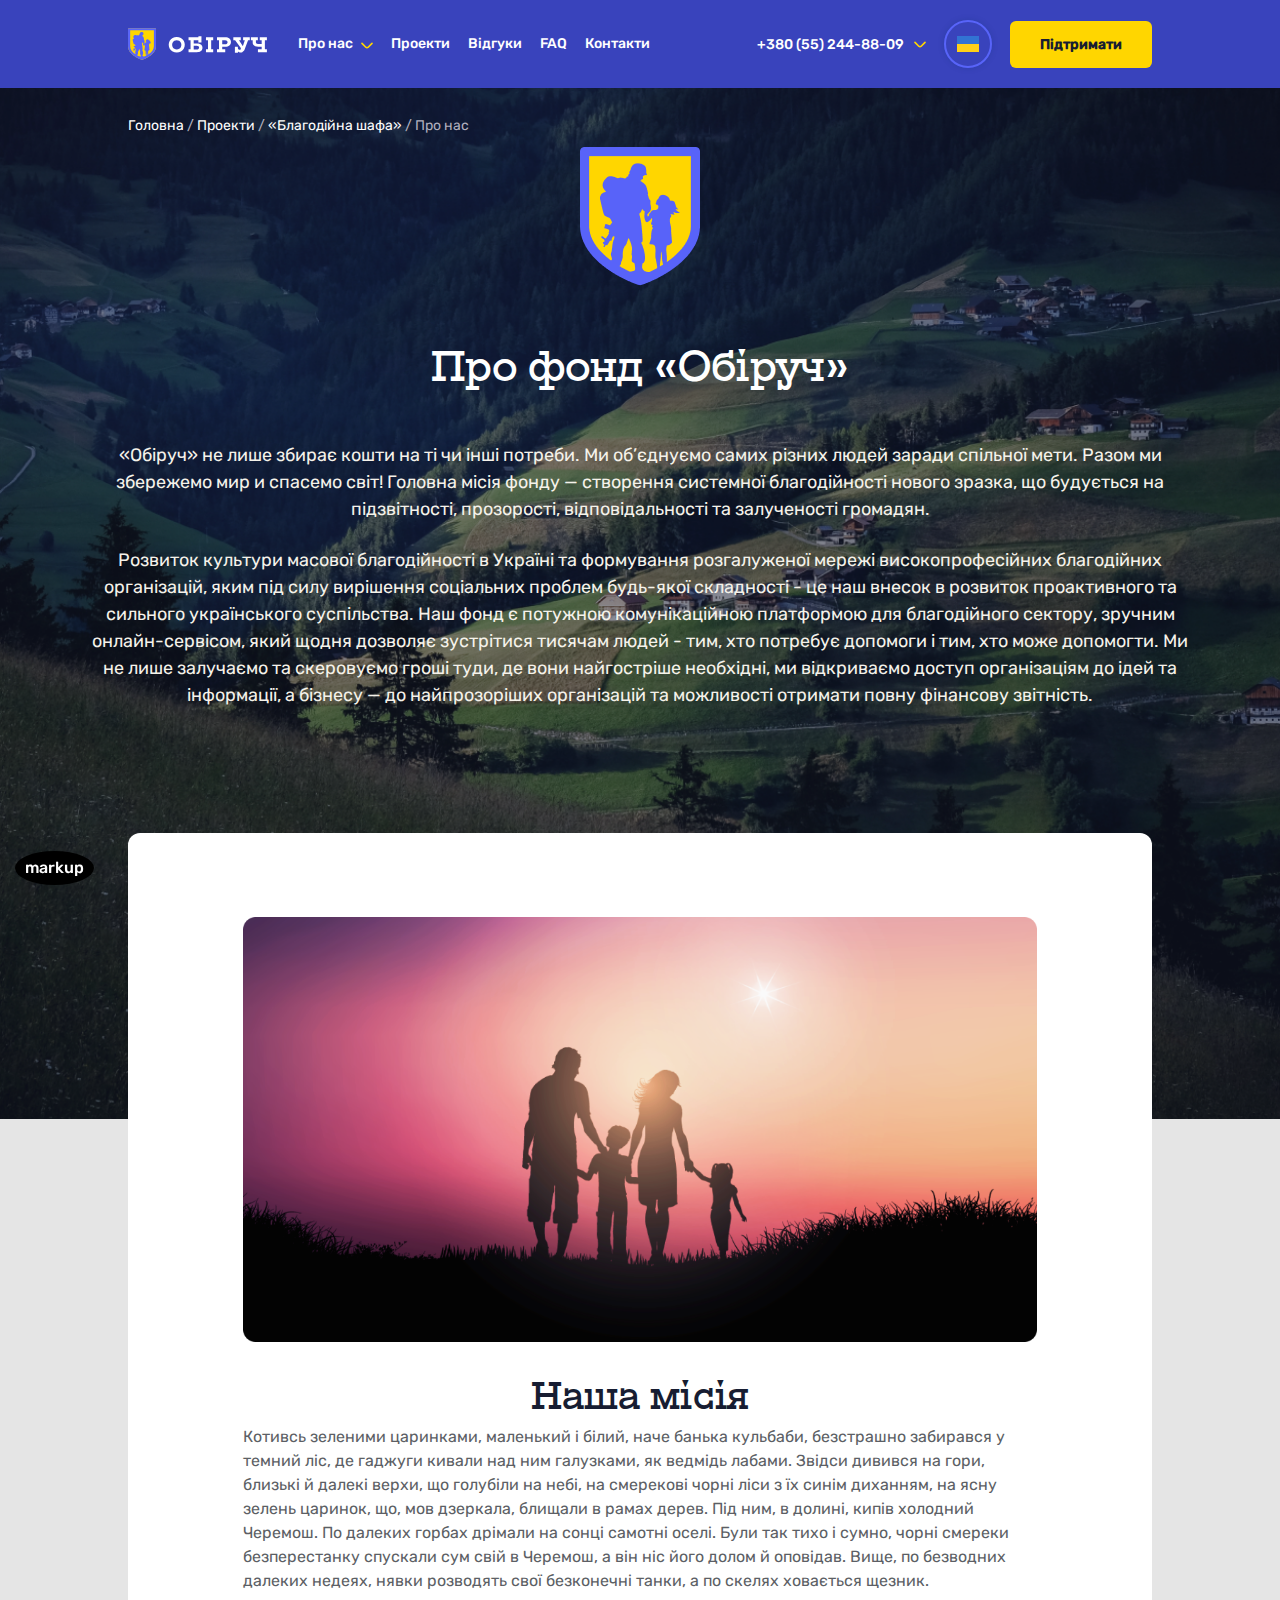
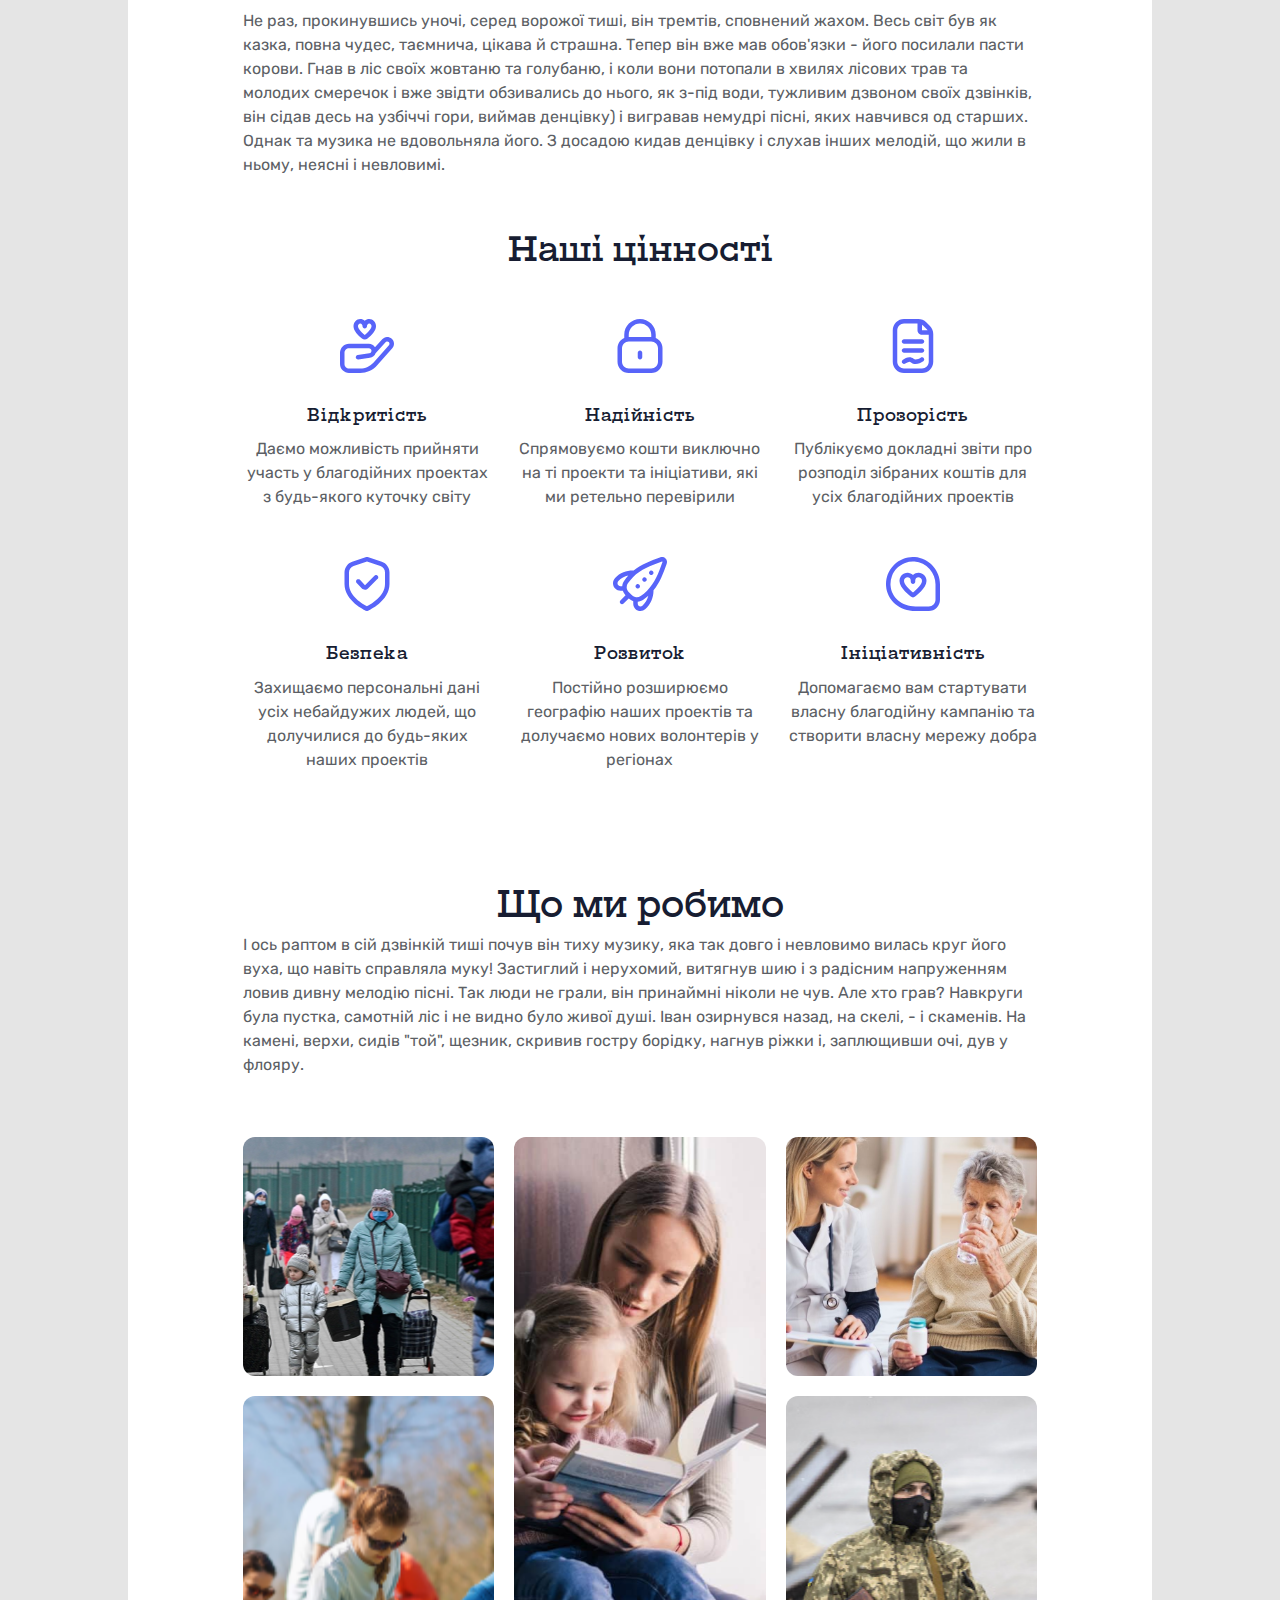
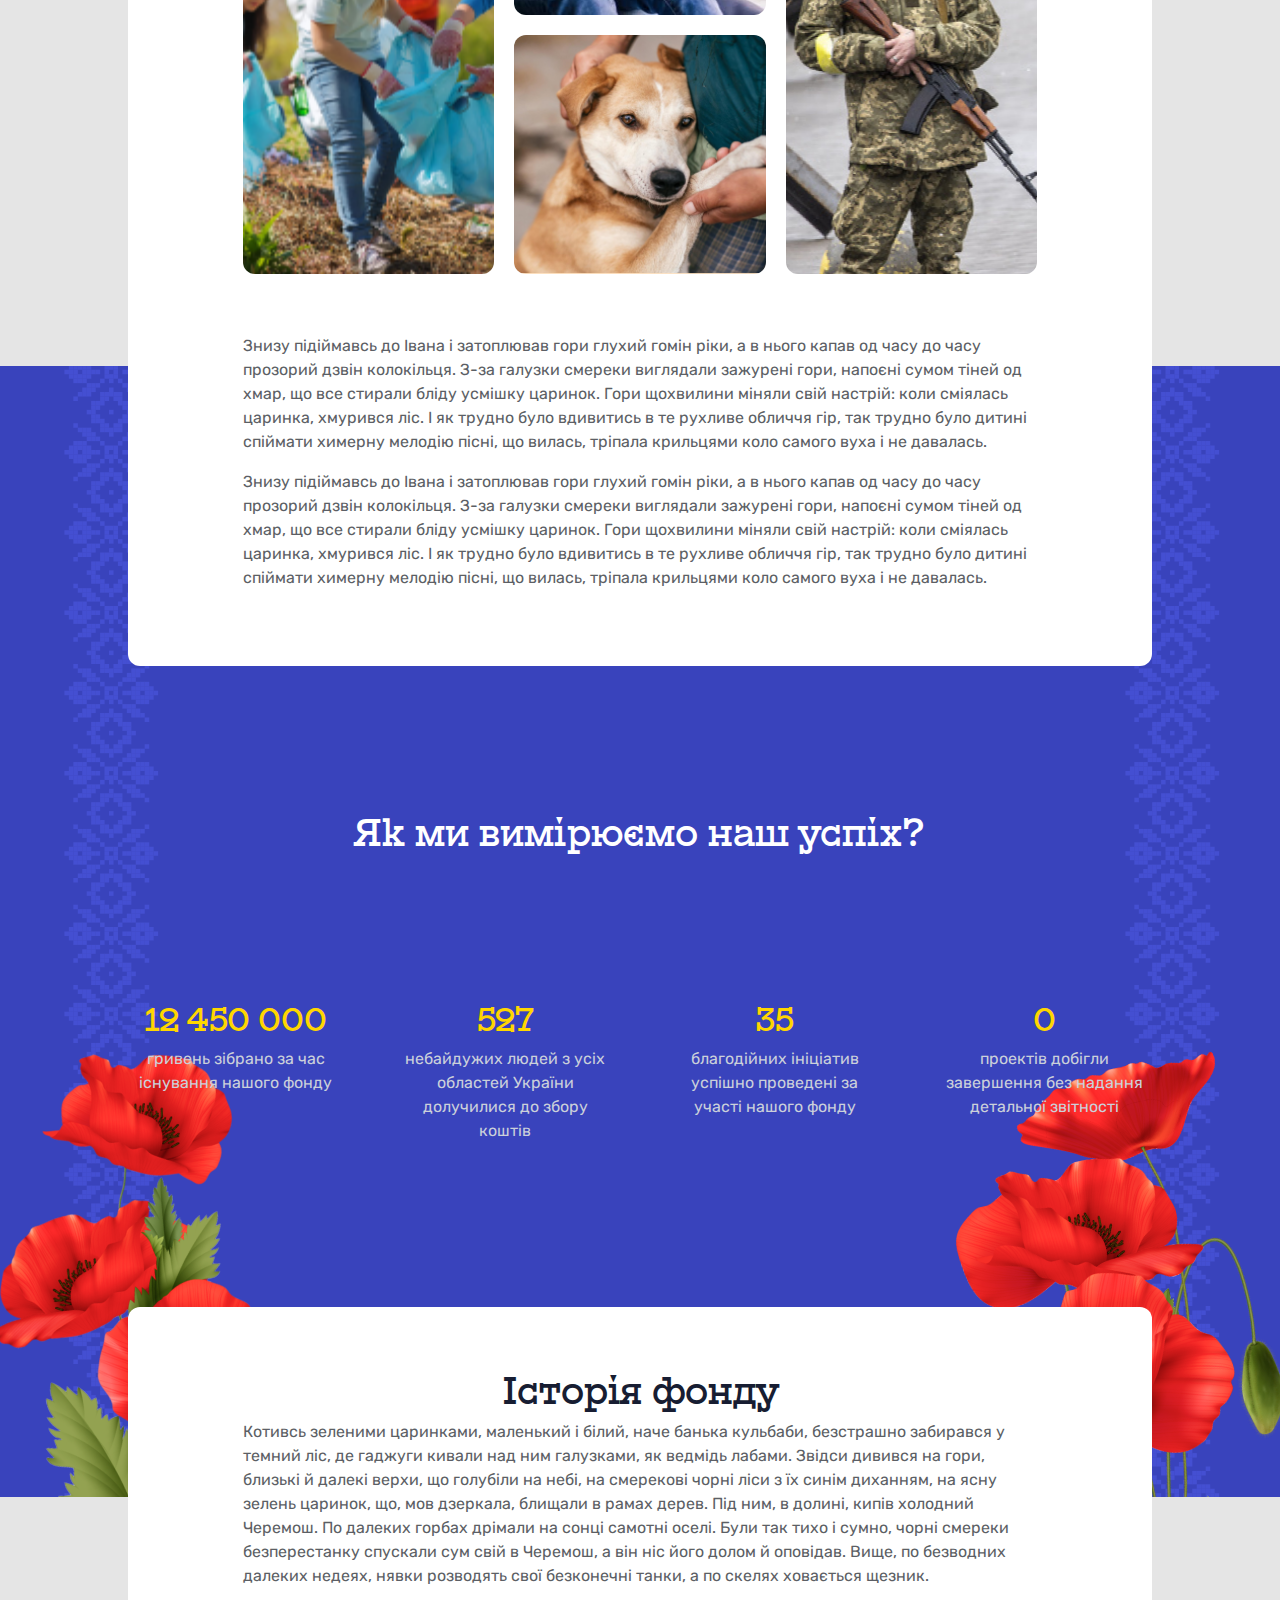
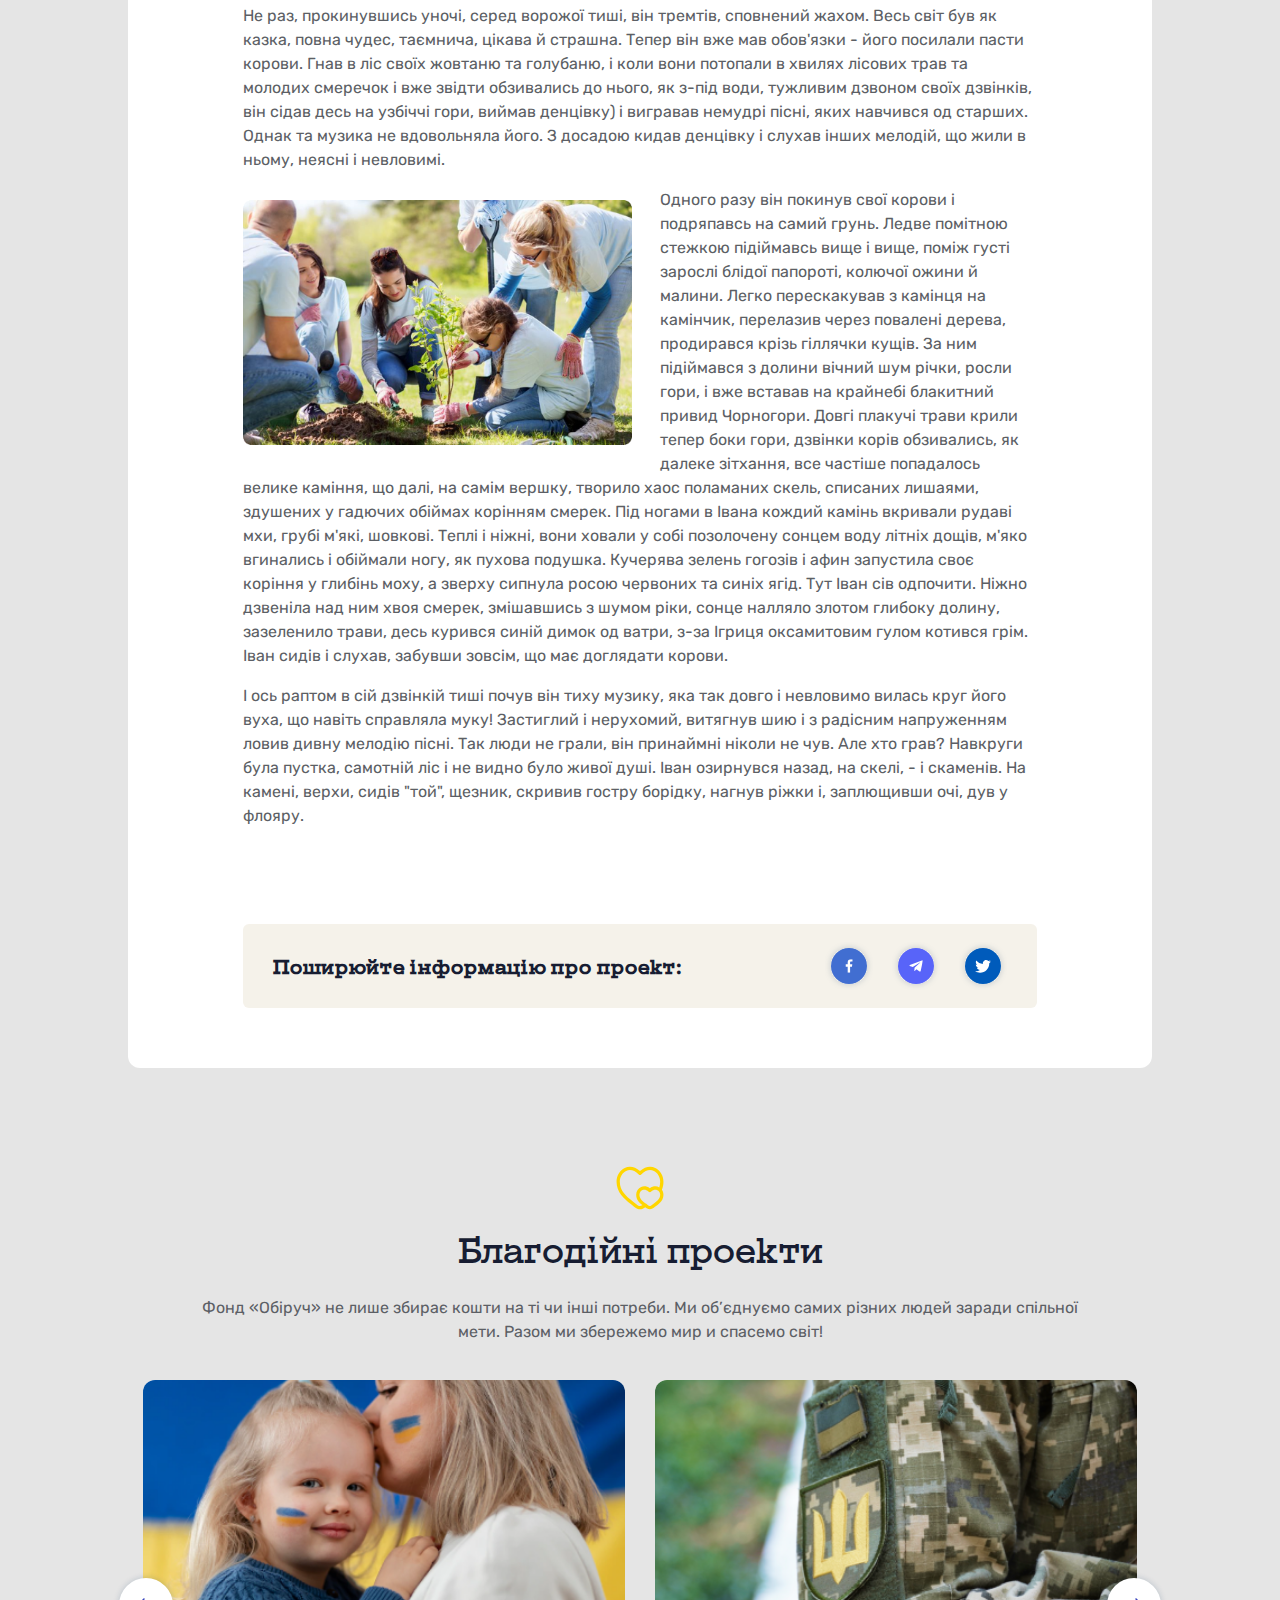
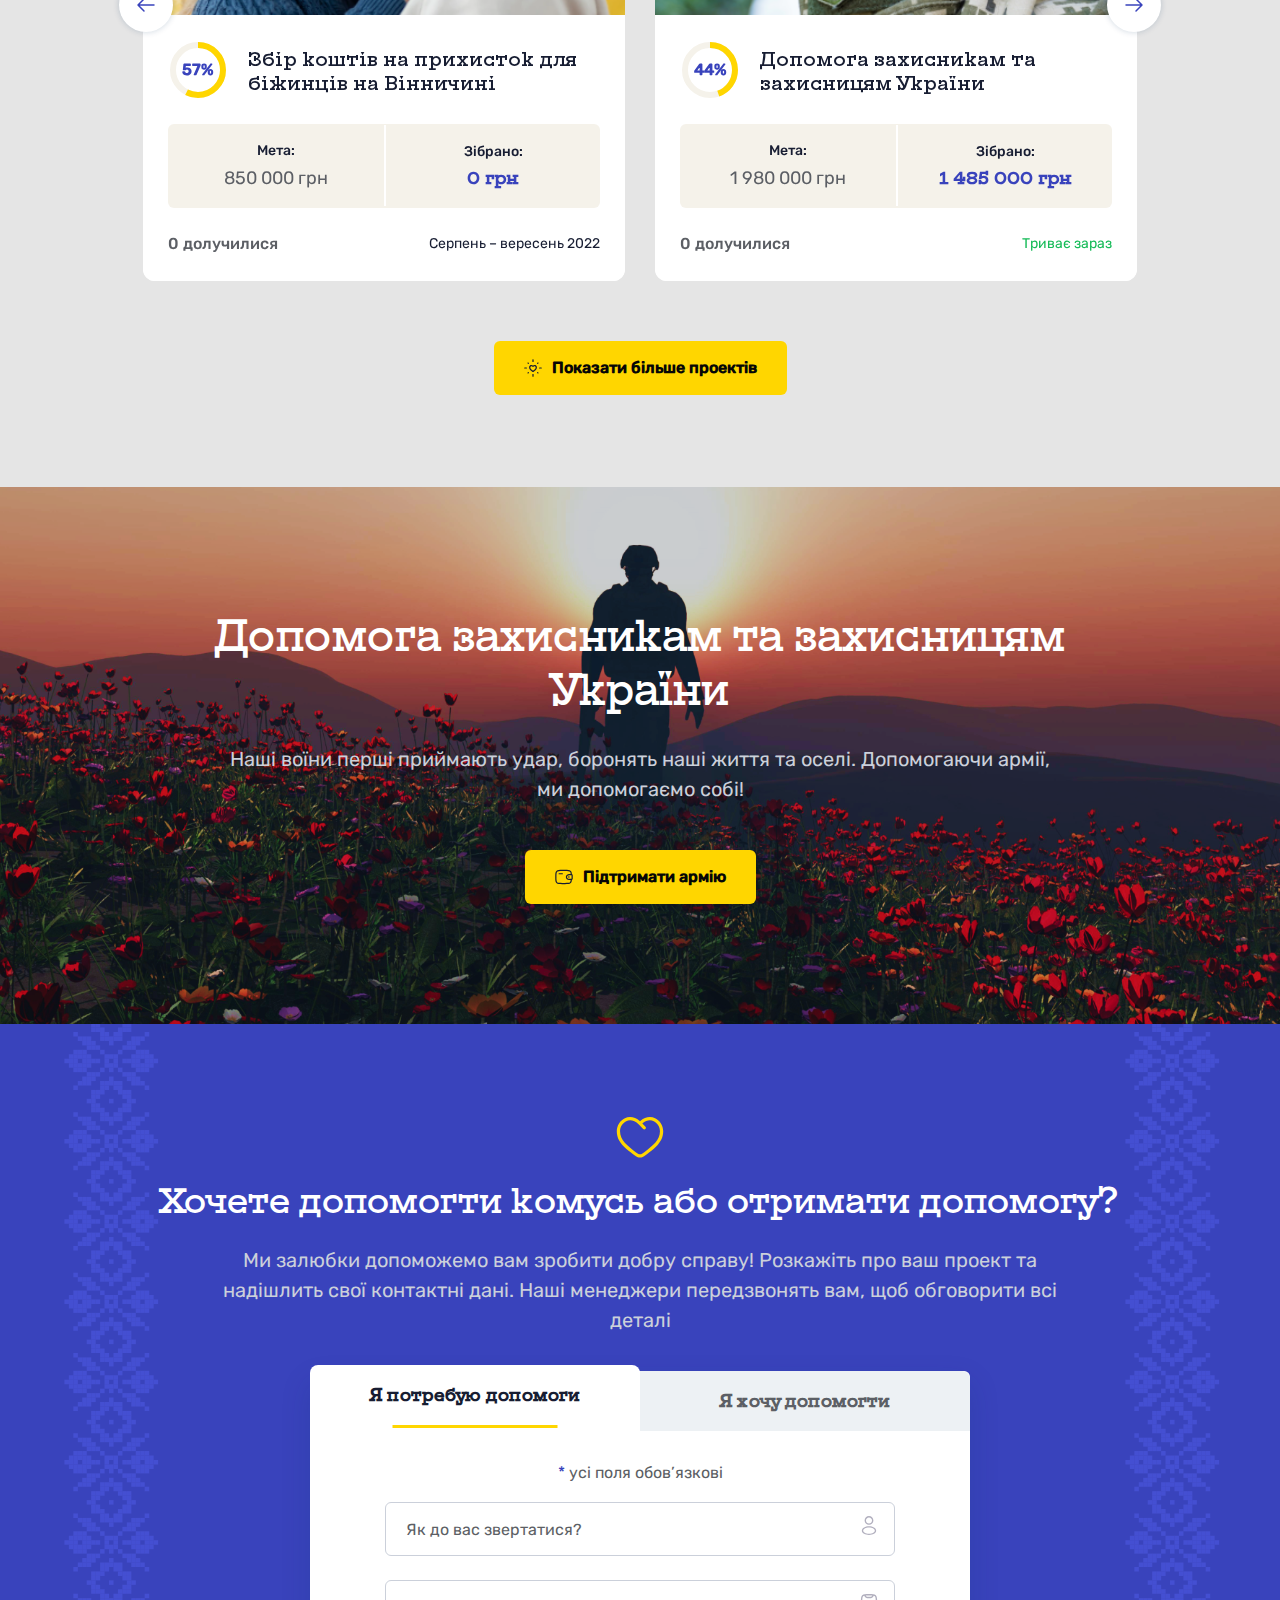
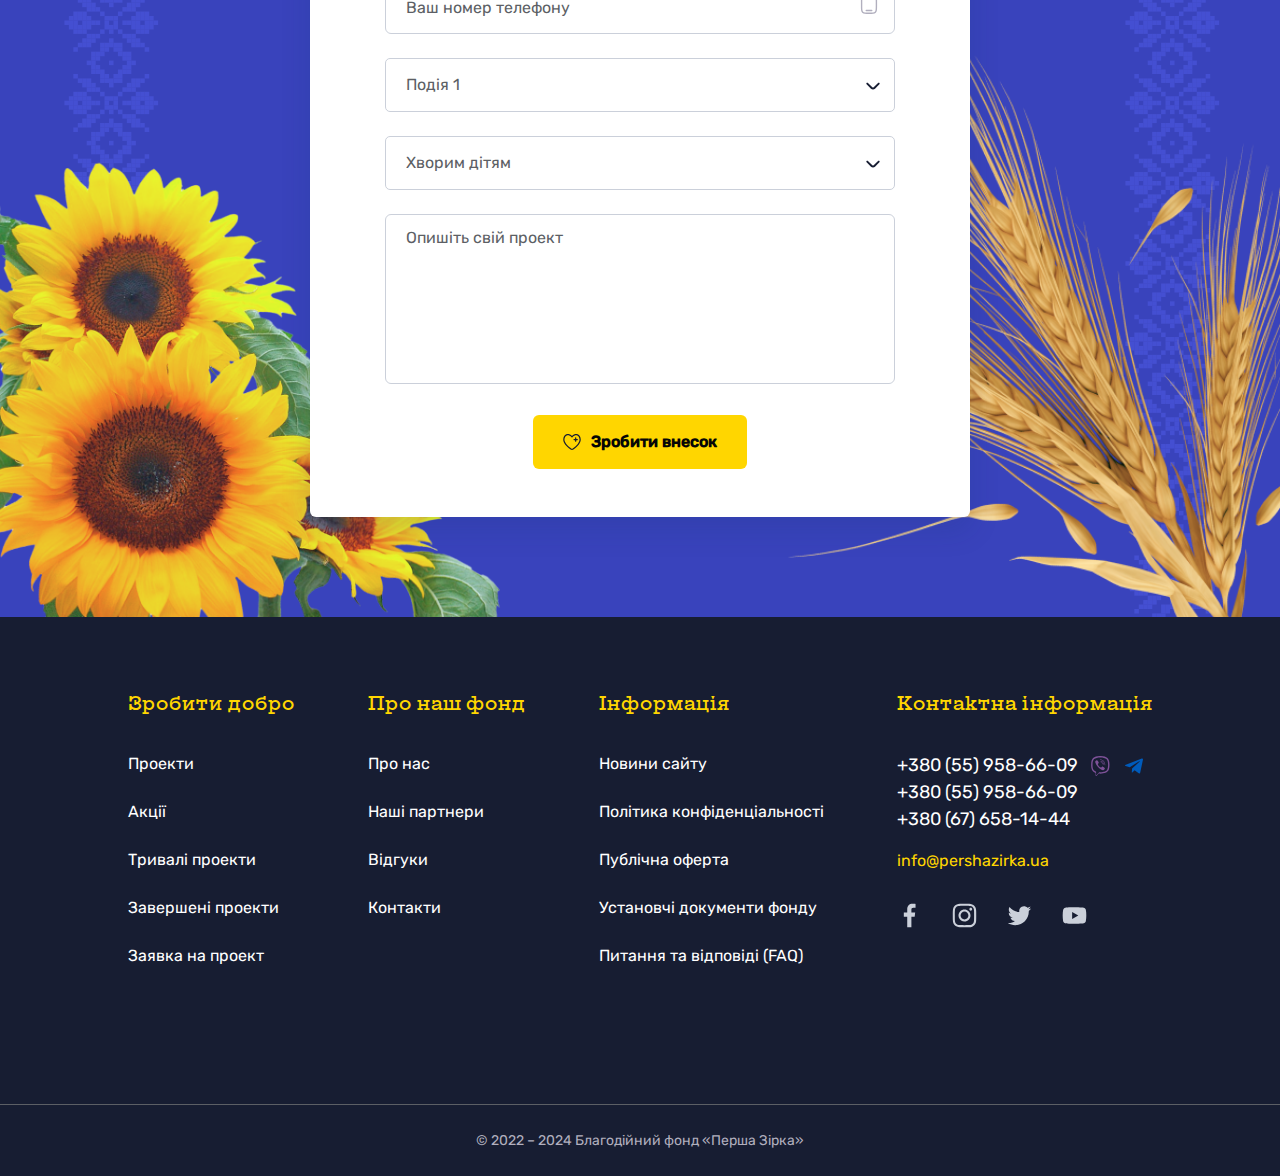
<file: about-page.html>
<!DOCTYPE html>
<html lang="ru">

<head>
    <meta charset="UTF-8">
    <meta name="theme-color" content="#005BBB">
    <meta name="viewport" content="width=device-width,initial-scale=1,user-scalable=no" />
    <title>Благодійний фонд «Обіруч»</title>
    <link rel="shortcut icon" href="assets/img/favicon.png" />
    <link rel="stylesheet" type="text/css" href="assets/css/bootstrap.min.css" />
    <link rel="stylesheet" type="text/css" href="assets/css/slick.css" />
    <link rel="stylesheet" type="text/css" href="assets/css/slick-theme.css" />
    <link rel="stylesheet" type="text/css" href="assets/css/jquery.fancybox.min.css" />
    <link rel="stylesheet" type="text/css" href="assets/css/nice-select.css" />
    <link rel="stylesheet" type="text/css" href="style.css" />

</head>

<body>

    <!-- 
<div class='thetop'></div>
<div class='scrolltop'>
    <div  class='muve-top'></div>
</div>
-->
    <a href="markup.html" class="markup-link">markup</a>

    <header class="header">
        <div class="wrapper">
            <div class="row-custom jcsb aic">
                <div class="header__menu-wrap">
                    <a href="index.html" class="logo"><img src="assets/img/Logo.svg" alt="" /></a>
                    <nav>
                        <ul>
                            <li class="menu-item-has-children">
                                <a href="about-page.html">Про нас</a>
                                <ul class="sub-menu">
                                    <li><a href="about-page.html">Про наш фонд</a></li>
                                    <li><a href="template-page.html">Наші партнери</a></li>
                                    <li><a href="reviews.html">Відгуки</a></li>
                                    <li><a href="faq.html">Питання та відповіді (FAQ)</a></li>
                                    <li><a href="contacts.html">Контакти</a></li>
                                    <li><a href="template-page.html">Публічна оферта</a></li>
                                    <li><a href="template-page.html">Політика конфіденціальності</a></li>
                                    <li><a href="template-page.html">Установчі документи фонду</a></li>
                                </ul>
                            </li>
                            <li><a href="projects-category.html">Проекти</a></li>
                            <li><a href="reviews.html">Відгуки</a></li>
                            <li><a href="faq.html">FAQ</a></li>
                            <li><a href="contacts.html">Контакти</a></li>
                        </ul>
                        <div class="mob-menu-bot">

                            <a href="#" class="btn btn-primary" data-bs-toggle="modal" data-bs-target="#exampleModal">Підтримати</a>
                        </div>
                    </nav>
                </div>
                <div class="header__info-wrap row-custom aic">
                    <div class="header__phone-wrap">
                        <div class="phone-dropdown">
                            <div class="phone-dropdown__top">
                                <a href="tel:+380 (55) 244-88-09">+380 (55) 244-88-09</a>
                                <svg width="12" height="7" viewBox="0 0 12 7" fill="none" xmlns="http://www.w3.org/2000/svg">
                                    <path d="M11.5897 0.841667C11.5123 0.76356 11.4201 0.701565 11.3185 0.659258C11.217 0.616951 11.1081 0.595169 10.9981 0.595169C10.888 0.595169 10.7791 0.616951 10.6776 0.659258C10.576 0.701565 10.4839 0.76356 10.4064 0.841667L6.58972 4.65833C6.51225 4.73643 6.42009 4.79843 6.31854 4.84074C6.21699 4.88304 6.10807 4.90482 5.99806 4.90482C5.88805 4.90482 5.77912 4.88304 5.67758 4.84074C5.57603 4.79843 5.48386 4.73643 5.40639 4.65833L1.58972 0.841667C1.51225 0.76356 1.42009 0.701565 1.31854 0.659258C1.21699 0.616951 1.10807 0.595169 0.998056 0.595169C0.888046 0.595169 0.779125 0.616951 0.677576 0.659258C0.576026 0.701565 0.483859 0.76356 0.40639 0.841667C0.25118 0.997802 0.164063 1.20901 0.164062 1.42917C0.164063 1.64932 0.25118 1.86053 0.40639 2.01666L4.23139 5.84166C4.70014 6.30982 5.33555 6.57279 5.99806 6.57279C6.66056 6.57279 7.29597 6.30982 7.76472 5.84166L11.5897 2.01666C11.7449 1.86053 11.8321 1.64932 11.8321 1.42917C11.8321 1.20901 11.7449 0.997802 11.5897 0.841667Z" fill="#FFD600" />
                                </svg>
                                <div class="btn-icon btn-mob-phone">
                                    <i class="icon-svg icon-phone"></i>
                                </div>
                            </div>
                            <div class="phone-dropdown__menu">
                                <ul>
                                    <li>
                                        <a href="tel:+380 (55) 958-66-09">+380 (55) 958-66-09</a>
                                        <a href="viber://chat?number=%2B380559586609">
										<img src="assets/img/viber.svg" alt="" />
									</a>
                                        <a href="https://telegram.me/voryag905">
										<img src="assets/img/telegram.svg" alt="" />
									</a>
                                    </li>
                                    <li>
                                        <a href="tel:+380 (55) 958-66-09">+380 (55) 958-66-09</a>
                                    </li>
                                    <li>
                                        <a href="tel:+380 (67) 658-14-44">+380 (67) 658-14-44</a>
                                    </li>
                                </ul>
                                <a href="mailto:info@obiruch.ua" class="email">
								info@obiruch.ua
							</a>
                                <a href="#" class="btn btn-primary"  data-bs-toggle="modal" data-bs-target="#formMessage">
								<svg xmlns="http://www.w3.org/2000/svg" width="23" height="22" viewBox="0 0 23 22" fill="none">
									<path fill-rule="evenodd" clip-rule="evenodd" d="M1.64453 11C1.64453 5.5577 6.05639 1.14584 11.4987 1.14584C11.8784 1.14584 12.1862 1.45365 12.1862 1.83334C12.1862 2.21304 11.8784 2.52084 11.4987 2.52084C6.81578 2.52084 3.01953 6.3171 3.01953 11C3.01953 15.6829 6.81578 19.4792 11.4987 19.4792C16.1816 19.4792 19.9779 15.6829 19.9779 11C19.9779 10.6203 20.2857 10.3125 20.6654 10.3125C21.0451 10.3125 21.3529 10.6203 21.3529 11C21.3529 16.4423 16.941 20.8542 11.4987 20.8542C6.05639 20.8542 1.64453 16.4423 1.64453 11ZM15.8717 2.08627C17.1256 0.83237 19.1585 0.83237 20.4124 2.08627C21.6663 3.34016 21.6663 5.37313 20.4124 6.62702L14.3183 12.7211C13.978 13.0615 13.7648 13.2747 13.5269 13.4603C13.2467 13.6789 12.9435 13.8663 12.6227 14.0191C12.3503 14.149 12.0642 14.2443 11.6076 14.3965L8.9451 15.284C8.45354 15.4478 7.9116 15.3199 7.54522 14.9535C7.17883 14.5871 7.0509 14.0452 7.21475 13.5536L8.10224 10.8911C8.25442 10.4345 8.34975 10.1484 8.47956 9.87604C8.63245 9.55523 8.81984 9.25203 9.03841 8.97181C9.22398 8.73389 9.43721 8.52069 9.77761 8.18034L15.8717 2.08627ZM19.4402 3.05854C18.7232 2.34161 17.5609 2.34161 16.844 3.05854L16.4987 3.40377C16.5195 3.49165 16.5486 3.59634 16.5892 3.71312C16.7205 4.09175 16.9691 4.59041 17.4387 5.06C17.9083 5.52959 18.407 5.77819 18.7856 5.90955C18.9024 5.95006 19.0071 5.97918 19.0949 5.99999L19.4402 5.65475C20.1571 4.93783 20.1571 3.77546 19.4402 3.05854ZM18.0117 7.08317C17.5388 6.87977 16.9878 6.55368 16.4664 6.03228C15.945 5.51087 15.6189 4.95993 15.4155 4.48696L10.7814 9.12108C10.3996 9.50288 10.2499 9.6543 10.1226 9.81746C9.96546 10.0189 9.83073 10.2369 9.72081 10.4676C9.63178 10.6544 9.56332 10.856 9.39257 11.3683L8.99666 12.556L9.94272 13.502L11.1304 13.1061C11.6427 12.9354 11.8443 12.8669 12.0311 12.7779C12.2618 12.668 12.4798 12.5332 12.6812 12.3761C12.8444 12.2488 12.9958 12.0991 13.3776 11.7173L18.0117 7.08317Z" fill="#171D32"/>
								</svg>
								<span>Написати повідомлення</span>
							</a>
                            </div>
                        </div>
                    </div>
                    <div class="header__lang-wrap">
                        <div class="lang-dropdown">
                            <div class="lang-dropdown__top btn-icon">
                                <img src="assets/img/Ukraine.svg" alt="" />
						</div>
                                <div class="lang-dropdown__menu">
                                    <ul>
                                        <li>
                                            <a href="#ua">
										<img src="assets/img/Ukraine.svg" alt="" />
										<span>Українська</span>
									</a>
                                        </li>
                                        <li>
                                            <a href="#uk">
										<img src="assets/img/UK.svg" alt="" />
										<span>English</span>
									</a>
                                        </li>
                                        <li>
                                            <a href="#uk">
										<img src="assets/img/UK.svg" alt="" />
										<span>English</span>
									</a>
                                        </li>
                                    </ul>
                                </div>
                            </div>
                        </div>
                        <a href="page-404.html" class="login btn-icon d-none">
					<svg
						width="20"
						height="20"
						viewBox="0 0 20 20"
						fill="none"
						xmlns="http://www.w3.org/2000/svg"
					>
						<g clip-path="url(#clip0_183_5966)">
							<path
								d="M10 9.99995C10.9889 9.99995 11.9556 9.7067 12.7779 9.1573C13.6001 8.60789 14.241 7.827 14.6194 6.91337C14.9978 5.99974 15.0969 4.9944 14.9039 4.0245C14.711 3.05459 14.2348 2.16368 13.5355 1.46441C12.8363 0.765152 11.9454 0.288949 10.9755 0.0960224C10.0055 -0.0969037 9.00021 0.00211302 8.08658 0.380551C7.17295 0.758989 6.39206 1.39985 5.84265 2.2221C5.29324 3.04434 5 4.01104 5 4.99995C5.00132 6.32563 5.52853 7.59663 6.46593 8.53402C7.40332 9.47142 8.67432 9.99863 10 9.99995ZM10 1.66662C10.6593 1.66662 11.3037 1.86211 11.8519 2.22838C12.4001 2.59466 12.8273 3.11525 13.0796 3.72434C13.3319 4.33343 13.3979 5.00365 13.2693 5.65025C13.1407 6.29685 12.8232 6.8908 12.357 7.35697C11.8908 7.82315 11.2969 8.14062 10.6503 8.26923C10.0037 8.39785 9.33348 8.33184 8.72439 8.07955C8.1153 7.82726 7.59471 7.40001 7.22844 6.85185C6.86216 6.30369 6.66667 5.65922 6.66667 4.99995C6.66667 4.11589 7.01786 3.26805 7.64298 2.64293C8.2681 2.01781 9.11595 1.66662 10 1.66662Z"
								fill="#0B305D"
							/>
							<path
								d="M10 11.6672C8.01155 11.6694 6.10518 12.4603 4.69914 13.8663C3.29309 15.2724 2.50221 17.1787 2.5 19.1672C2.5 19.3882 2.5878 19.6002 2.74408 19.7564C2.90036 19.9127 3.11232 20.0005 3.33333 20.0005C3.55435 20.0005 3.76631 19.9127 3.92259 19.7564C4.07887 19.6002 4.16667 19.3882 4.16667 19.1672C4.16667 17.6201 4.78125 16.1363 5.87521 15.0424C6.96917 13.9484 8.4529 13.3338 10 13.3338C11.5471 13.3338 13.0308 13.9484 14.1248 15.0424C15.2188 16.1363 15.8333 17.6201 15.8333 19.1672C15.8333 19.3882 15.9211 19.6002 16.0774 19.7564C16.2337 19.9127 16.4457 20.0005 16.6667 20.0005C16.8877 20.0005 17.0996 19.9127 17.2559 19.7564C17.4122 19.6002 17.5 19.3882 17.5 19.1672C17.4978 17.1787 16.7069 15.2724 15.3009 13.8663C13.8948 12.4603 11.9884 11.6694 10 11.6672Z"
								fill="#0B305D"
							/>
						</g>
						<defs>
							<clipPath id="clip0_183_5966">
								<rect width="20" height="20" fill="white" />
							</clipPath>
						</defs>
					</svg>
				</a>
                        <a href="#" class="btn btn-primary" data-bs-toggle="modal" data-bs-target="#exampleModal">Підтримати</a>
                        <div class="btn-menu">
                            <span></span>
                            <span></span>
                            <span></span>
                        </div>
                    </div>
                </div>
            </div>
    </header>

    <main class="about-page">
        <div class="wrapper">
            <div class="breadcrumb">
                <span>
      <span>
        <a href="index.html">Головна </a> / <span><a href="projects-category.html">Проекти</a> /
          <span><a href="project-item.html">«Благодійна шафа»</a> / 
            <span class="breadcrumb_last">Про нас</span></span></span></span></span>
            </div>
        </div>

        <div class="first-screen">
            <div class="first-screen__logo">
                <img src="assets/img/about-page-first-screen-logo.png" class="img-fluid" alt="about-page-first-screen-logo">
        </div>
                <h1>Про фонд «Обіруч»</h1>
                <p>«Обіруч» не лише збирає кошти на ті чи інші потреби. Ми об’єднуємо самих різних людей заради спільної мети. Разом ми збережемо мир и спасемо світ! Головна місія фонду — створення системної благодійності нового зразка, що будується на підзвітності, прозорості, відповідальності та залученості громадян.</p>
                <p>Розвиток культури масової благодійності в Україні та формування розгалуженої мережі високопрофесійних благодійних організацій, яким під силу вирішення соціальних проблем будь-якої складності - це наш внесок в розвиток проактивного та сильного українського суспільства. Наш фонд є потужною комунікаційною платформою для благодійного сектору, зручним онлайн-сервісом, який щодня дозволяє зустрітися тисячам людей - тим, хто потребує допомоги і тим, хто може допомогти. Ми не лише залучаємо та скеровуємо гроші туди, де вони найгостріше необхідні, ми відкриваємо доступ організаціям до ідей та інформації, а бізнесу — до найпрозоріших організацій та можливості отримати повну фінансову звітність.</p>
            </div>
            <div class="wrapper">
                <div class="post-item">
                    <a href="assets/img/about-page-1.png" class="fancybox" data-fancybox="gallery" data-caption="Caption #1">
                <img src="assets/img/about-page-1.png" class="aligncenter" alt="" />
            </a>
                    <h2 style="text-align: center;">Наша місія</h2>
                    <p>Котивсь зеленими царинками, маленький і білий, наче банька кульбаби, безстрашно забирався у темний ліс, де гаджуги кивали над ним галузками, як ведмідь лабами. Звідси дивився на гори, близькі й далекі верхи, що голубіли на небі, на смерекові чорні ліси з їх синім диханням, на ясну зелень царинок, що, мов дзеркала, блищали в рамах дерев. Під ним, в долині, кипів холодний Черемош. По далеких горбах дрімали на сонці самотні оселі. Були так тихо і сумно, чорні смереки безперестанку спускали сум свій в Черемош, а він ніс його долом й оповідав. Вище, по безводних далеких недеях, нявки розводять свої безконечні танки, а по скелях ховається щезник.</p>
                    <p>Не раз, прокинувшись уночі, серед ворожої тиші, він тремтів, сповнений жахом. Весь світ був як казка, повна чудес, таємнича, цікава й страшна. Тепер він вже мав обов'язки - його посилали пасти корови. Гнав в ліс своїх жовтаню та голубаню, і коли вони потопали в хвилях лісових трав та молодих смеречок і вже звідти обзивались до нього, як з-під води, тужливим дзвоном своїх дзвінків, він сідав десь на узбіччі гори, виймав денцівку) і вигравав немудрі пісні, яких навчився од старших. Однак та музика не вдовольняла його. З досадою кидав денцівку і слухав інших мелодій, що жили в ньому, неясні і невловимі.</p>

                    <section class="our-values">
                        <h2 class="title-icon">
        <span>Наші цінності</span>
    </h2>
                        <div class="row">
                            <div class="col-lg-4 col-md-6">
                                <div class="value-item">
                                    <div class="icon-svg icon-openness"></div>
                                    <h6>Відкритість</h6>
                                    <p>Даємо можливість прийняти участь у благодійних проектах з будь-якого куточку світу</p>
                                </div>
                            </div>
                            <div class="col-lg-4 col-md-6">
                                <div class="value-item">
                                    <div class="icon-svg icon-reliability"></div>
                                    <h6>Надійність</h6>
                                    <p>Спрямовуємо кошти виключно на ті проекти та ініціативи, які ми ретельно перевірили</p>
                                </div>
                            </div>
                            <div class="col-lg-4 col-md-6">
                                <div class="value-item">
                                    <div class="icon-svg icon-transparency "></div>
                                    <h6>Прозорість</h6>
                                    <p>Публікуємо докладні звіти про розподіл зібраних коштів для усіх благодійних проектів </p>
                                </div>
                            </div>
                            <div class="col-lg-4 col-md-6">
                                <div class="value-item">
                                    <div class="icon-svg icon-security"></div>
                                    <h6>Безпека</h6>
                                    <p>Захищаємо персональні дані усіх небайдужих людей, що долучилися до будь-яких наших проектів</p>
                                </div>
                            </div>
                            <div class="col-lg-4 col-md-6">
                                <div class="value-item">
                                    <div class="icon-svg icon-development"></div>
                                    <h6>Розвиток</h6>
                                    <p>Постійно розширюємо географію наших проектів та долучаємо нових волонтерів у регіонах</p>
                                </div>
                            </div>
                            <div class="col-lg-4 col-md-6">
                                <div class="value-item">
                                    <div class="icon-svg icon-initiative"></div>
                                    <h6>Ініціативність</h6>
                                    <p>Допомагаємо вам стартувати власну благодійну кампанію та створити власну мережу добра</p>
                                </div>
                            </div>
                        </div>
                    </section>


                    <h2 style="text-align: center;">Що ми робимо</h2>
                    <p>І ось раптом в сій дзвінкій тиші почув він тиху музику, яка так довго і невловимо вилась круг його вуха, що навіть справляла муку! Застиглий і нерухомий, витягнув шию і з радісним напруженням ловив дивну мелодію пісні. Так люди не грали, він принаймні ніколи не чув. Але хто грав? Навкруги була пустка, самотній ліс і не видно було живої душі. Іван озирнувся назад, на скелі, - і скаменів. На камені, верхи, сидів "той", щезник, скривив гостру борідку, нагнув ріжки і, заплющивши очі, дув у флояру. </p>

                    <div class="img-grid">
                        <div class="img-grid__row">
                            <div class="img-grid__img" style="background-image: url(assets/img/about-page-8.png);"></div>
                            <div class="img-grid__img" style="background-image: url(assets/img/about-page-2.png);"></div>
                            <div class="img-grid__img" style="background-image: url(assets/img/about-page-3.png);"></div>
                            <div class="img-grid__img" style="background-image: url(assets/img/about-page-4.png);"></div>
                            <div class="img-grid__img" style="background-image: url(assets/img/about-page-5.png);"></div>
                            <div class="img-grid__img" style="background-image: url(assets/img/about-page-6.png);"></div>
                        </div>
                    </div>

                    <p>Знизу підіймавсь до Івана і затоплював гори глухий гомін ріки, а в нього капав од часу до часу прозорий дзвін колокільця. З-за галузки смереки виглядали зажурені гори, напоєні сумом тіней од хмар, що все стирали бліду усмішку царинок. Гори щохвилини міняли свій настрій: коли сміялась царинка, хмурився ліс. І як трудно було вдивитись в те рухливе обличчя гір, так трудно було дитині спіймати химерну мелодію пісні, що вилась, тріпала крильцями коло самого вуха і не давалась.</p>

                    <p>Знизу підіймавсь до Івана і затоплював гори глухий гомін ріки, а в нього капав од часу до часу прозорий дзвін колокільця. З-за галузки смереки виглядали зажурені гори, напоєні сумом тіней од хмар, що все стирали бліду усмішку царинок. Гори щохвилини міняли свій настрій: коли сміялась царинка, хмурився ліс. І як трудно було вдивитись в те рухливе обличчя гір, так трудно було дитині спіймати химерну мелодію пісні, що вилась, тріпала крильцями коло самого вуха і не давалась.</p>
                </div>
            </div>


            <section class="about" style="background-image: url(./assets/img/bg-ab.jpg)">
                <div class="wrapper">
                    <h2> Як ми вимірюємо наш успіх?</h2>
                    <div class="row-custom jcsb row-custom-info">
                        <div class="about__info">
                            <div class="about__info-title">12 450 000</div>
                            <p>гривень зібрано за час існування нашого фонду</p>
                        </div>
                        <div class="about__info">
                            <div class="about__info-title">527</div>
                            <p>
                                небайдужих людей з усіх областей України долучилися до збору коштів
                            </p>
                        </div>
                        <div class="about__info">
                            <div class="about__info-title">35</div>
                            <p>благодійних ініціатив успішно проведені за участі нашого фонду</p>
                        </div>
                        <div class="about__info">
                            <div class="about__info-title">0</div>
                            <p>проектів добігли завершення без надання детальної звітності</p>
                        </div>
                    </div>
                </div>
            </section>

            <div class="wrapper">
                <div class="post-item">
                    <h2 style="text-align: center;">Історія фонду</h2>
                    <p>Котивсь зеленими царинками, маленький і білий, наче банька кульбаби, безстрашно забирався у темний ліс, де гаджуги кивали над ним галузками, як ведмідь лабами. Звідси дивився на гори, близькі й далекі верхи, що голубіли на небі, на смерекові чорні ліси з їх синім диханням, на ясну зелень царинок, що, мов дзеркала, блищали в рамах дерев. Під ним, в долині, кипів холодний Черемош. По далеких горбах дрімали на сонці самотні оселі. Були так тихо і сумно, чорні смереки безперестанку спускали сум свій в Черемош, а він ніс його долом й оповідав. Вище, по безводних далеких недеях, нявки розводять свої безконечні танки, а по скелях ховається щезник.</p>
                    <p>Не раз, прокинувшись уночі, серед ворожої тиші, він тремтів, сповнений жахом. Весь світ був як казка, повна чудес, таємнича, цікава й страшна. Тепер він вже мав обов'язки - його посилали пасти корови. Гнав в ліс своїх жовтаню та голубаню, і коли вони потопали в хвилях лісових трав та молодих смеречок і вже звідти обзивались до нього, як з-під води, тужливим дзвоном своїх дзвінків, він сідав десь на узбіччі гори, виймав денцівку) і вигравав немудрі пісні, яких навчився од старших. Однак та музика не вдовольняла його. З досадою кидав денцівку і слухав інших мелодій, що жили в ньому, неясні і невловимі.</p>
                    <a href="assets/img/about-page-7.png" class="fancybox" data-fancybox="gallery" data-caption="Caption #1">
                <img src="assets/img/about-page-7.png" class="alignleft" alt="" />
            </a>
                    <p>Одного разу він покинув свої корови і подряпавсь на самий грунь. Ледве помітною стежкою підіймавсь вище і вище, поміж густі зарослі блідої папороті, колючої ожини й малини. Легко перескакував з камінця на камінчик, перелазив через повалені дерева, продирався крізь гіллячки кущів. За ним підіймався з долини вічний шум річки, росли гори, і вже вставав на крайнебі блакитний привид Чорногори. Довгі плакучі трави крили тепер боки гори, дзвінки корів обзивались, як далеке зітхання, все частіше попадалось велике каміння, що далі, на самім вершку, творило хаос поламаних скель, списаних лишаями, здушених у гадючих обіймах корінням смерек. Під ногами в Івана кождий камінь вкривали рудаві мхи, грубі м'які, шовкові. Теплі і ніжні, вони ховали у собі позолочену сонцем воду літніх дощів, м'яко вгинались і обіймали ногу, як пухова подушка. Кучерява зелень гогозів і афин запустила своє коріння у глибінь моху, а зверху сипнула росою червоних та синіх ягід. Тут Іван сів одпочити. Ніжно дзвеніла над ним хвоя смерек, змішавшись з шумом ріки, сонце налляло злотом глибоку долину, зазеленило трави, десь курився синій димок од ватри, з-за Ігриця оксамитовим гулом котився грім. Іван сидів і слухав, забувши зовсім, що має доглядати корови.</p>
                    <p>І ось раптом в сій дзвінкій тиші почув він тиху музику, яка так довго і невловимо вилась круг його вуха, що навіть справляла муку! Застиглий і нерухомий, витягнув шию і з радісним напруженням ловив дивну мелодію пісні. Так люди не грали, він принаймні ніколи не чув. Але хто грав? Навкруги була пустка, самотній ліс і не видно було живої душі. Іван озирнувся назад, на скелі, - і скаменів. На камені, верхи, сидів "той", щезник, скривив гостру борідку, нагнув ріжки і, заплющивши очі, дув у флояру. </p>
                    <div class="repost">
                        <div class="repost-title">Поширюйте інформацію про проект:</div>
                        <nav class="nav-socials">
                            <a href="#"><img src="assets/img/icon-facebook.svg" class="img-fluid" alt="facebook"></a>
                            <a href="https://telegram.me/voryag905"><img src="assets/img/icon-telegram.svg" class="img-fluid" alt="telegram"></a>
                            <a href="#"><img src="assets/img/icon-twiter.svg" class="img-fluid" alt="twiter"></a>
                        </nav>
                    </div>
                </div>
            </div>


            <section class="project-slider">
                <div class="wrapper">
                    <h2 class="title-icon">
            <i class="icon-svg icon-hand"></i>
            <span>Благодійні проекти</span>
        </h2>
                    <p class="title-descr">
                        Фонд «Обіруч» не лише збирає кошти на ті чи інші потреби. Ми об’єднуємо самих різних людей заради спільної мети. Разом ми збережемо мир и спасемо світ!
                    </p>
                    <div class="slider-project slider-def slider-def-three-el">
                        <div class="item-project">
                            <a href="project-item.html" class="item-project__img">
                    <img src="./assets/img/proj-item-1.png" alt="" />
                </a>
                            <div class="item-project__info-wrap">
                                <div class="item-project__title">
                                    <a href="project-item.html">Збір коштів на прихисток для біжинців на Вінничині</a>
                                    <div class="progress">
                                        <svg xmlns="http://www.w3.org/2000/svg" viewBox="0 0 60 60" height="60" width="60" data-value="57">
                                            <circle class="bg" cx="30" cy="30" r="25" fill="none" stroke="#F5F2EA" stroke-miterlimit="10" />
                                            <circle class="meter" cx="30" cy="30" r="25" fill="none" stroke="#FFD600" stroke-dashoffset="157" stroke-dasharray="157" stroke-miterlimit="10" />
                                        </svg>
                                    </div>
                                </div>
                                <div class="item-project__wrap-sum">
                                    <div class="item-project__wrap-sum-from">
                                        <span>Мета:</span>
                                        <span>850 000 грн</span>
                                    </div>
                                    <div class="item-project__wrap-sum-to">
                                        <span>Зібрано:</span>
                                        <b>0 грн</b>
                                    </div>
                                </div>
                                <div class="item-project__date">
                                    <span>0 долучилися</span>
                                    <span>Серпень – вересень 2022</span>
                                </div>
                            </div>
                        </div>
                        <div class="item-project">
                            <a href="project-item.html" class="item-project__img">
                    <img src="./assets/img/proj-item-2.png" alt="" />
                </a>
                            <div class="item-project__info-wrap">
                                <div class="item-project__title">
                                    <a href="project-item.html">Допомога захисникам та захисницям України</a>
                                    <div class="progress">
                                        <svg xmlns="http://www.w3.org/2000/svg" viewBox="0 0 60 60" height="60" width="60" data-value="44">
                                            <circle class="bg" cx="30" cy="30" r="25" fill="none" stroke="#F5F2EA" stroke-miterlimit="10" />
                                            <circle class="meter" cx="30" cy="30" r="25" fill="none" stroke="#FFD600" stroke-dashoffset="157" stroke-dasharray="157" stroke-miterlimit="10" />
                                        </svg>
                                    </div>
                                </div>
                                <div class="item-project__wrap-sum">
                                    <div class="item-project__wrap-sum-from">
                                        <span>Мета:</span>
                                        <span>1 980 000 грн</span>
                                    </div>
                                    <div class="item-project__wrap-sum-to">
                                        <span>Зібрано:</span>
                                        <b>1 485 000 грн</b>
                                    </div>
                                </div>
                                <div class="item-project__date">
                                    <span>0 долучилися</span>
                                    <span class="item-project__date-now">Триває зараз</span>
                                </div>
                            </div>
                        </div>
                        <div class="item-project">
                            <a href="project-item.html" class="item-project__img">
                    <img src="./assets/img/proj-item-3.png" alt="" />
                </a>
                            <div class="item-project__info-wrap">
                                <div class="item-project__title">
                                    <a href="project-item.html">Збір коштів на прихисток для біжинців на Вінничині</a>
                                    <div class="progress">
                                        <svg xmlns="http://www.w3.org/2000/svg" viewBox="0 0 60 60" height="60" width="60" data-value="25">
                                            <circle class="bg" cx="30" cy="30" r="25" fill="none" stroke="#F5F2EA" stroke-miterlimit="10" />
                                            <circle class="meter" cx="30" cy="30" r="25" fill="none" stroke="#FFD600" stroke-dashoffset="157" stroke-dasharray="157" stroke-miterlimit="10" />
                                        </svg>
                                    </div>
                                </div>
                                <div class="item-project__wrap-sum">
                                    <div class="item-project__wrap-sum-from">
                                        <span>Мета:</span>
                                        <span>850 000 грн</span>
                                    </div>
                                    <div class="item-project__wrap-sum-to">
                                        <span>Зібрано:</span>
                                        <b>0 грн</b>
                                    </div>
                                </div>
                                <div class="item-project__date">
                                    <span>0 долучилися</span>
                                    <span>Серпень – вересень 2022</span>
                                </div>
                            </div>
                        </div>
                        <div class="item-project">
                            <a href="project-item.html" class="item-project__img">
                    <img src="./assets/img/proj-item-4.png" alt="" />
                </a>
                            <div class="item-project__info-wrap">
                                <div class="item-project__title">
                                    <a href="project-item.html">Допомога захисникам та захисницям України</a>
                                    <div class="progress">
                                        <svg xmlns="http://www.w3.org/2000/svg" viewBox="0 0 60 60" height="60" width="60" data-value="100">
                                            <circle class="bg" cx="30" cy="30" r="25" fill="none" stroke="#F5F2EA" stroke-miterlimit="10" />
                                            <circle class="meter" cx="30" cy="30" r="25" fill="none" stroke="#FFD600" stroke-dashoffset="157" stroke-dasharray="157" stroke-miterlimit="10" />
                                        </svg>
                                    </div>
                                </div>
                                <div class="item-project__wrap-sum">
                                    <div class="item-project__wrap-sum-from">
                                        <span>Мета:</span>
                                        <span>1 980 000 грн</span>
                                    </div>
                                    <div class="item-project__wrap-sum-to">
                                        <span>Зібрано:</span>
                                        <b>1 485 000 грн</b>
                                    </div>
                                </div>
                                <div class="item-project__date">
                                    <span>0 долучилися</span>
                                    <span class="item-project__date-now">Триває зараз</span>
                                </div>
                            </div>
                        </div>
                    </div>
                    <a href="projects-category.html" class="btn btn-primary">
            <i class="icon-svg icon-search-heart"></i>
            <span>Показати більше проектів</span>
        </a>
                </div>
            </section>

            <section class="block">
                <div class="wrapper">
                    <div class="block-black" style="background-image: url(./assets/img/img-bg.jpg)">
                        <div class="block-black__text">
                            <h2 class="">Допомога захисникам та захисницям України</h2>
                            <p>
                                Наші воїни перші приймають удар, боронять наші життя та оселі.
                                Допомогаючи армії, ми допомогаємо собі!
                            </p>
                            <a href="#" class="btn btn-primary" data-bs-toggle="modal" data-bs-target="#exampleModal">
                    <i class="icon-svg icon-card"></i>
                    <span>Підтримати армію</span>
                </a>
                        </div>
                    </div>
                </div>
            </section>

            <section id="form-request" class="form">
                <img
        src="./assets/img/supplies.png"
        alt=""
        class="abs-form-img abs-form-img-l"
    />
                <img
        src="./assets/img/teddybear.png"
        alt=""
        class="abs-form-img abs-form-img-r"
    />
                <div class="wrapper">
                    <h2 class="title-icon">
            <i class="icon-svg icon-heart-mes"></i>
            <span>Хочете допомогти комусь або отримати допомогу?</span>
        </h2>
                    <p class="title-descr">
                        Ми залюбки допоможемо вам зробити добру справу! Розкажіть про ваш проект
                        та надішлить свої контактні дані. Наші менеджери передзвонять вам, щоб
                        обговорити всі деталі
                    </p>
                    <div class="form-tab">
                        <div class="form-tab__tabs">
                            <div id="btn-need" class="btn-tab btn-tab--active">Я потребую допомоги</div>
                            <div id="btn-want" class="btn-tab">Я хочу допомогти</div>
                        </div>
                        <p class="form-tab__descr"><span>*</span> усі поля обов’язкові</p>
                        <form id="need-to-help" action="">
                            <div class="input-wrap">
                                <input type="text" placeholder="Як до вас звертатися?" />
                                <div class="icon-wrap">
                                    <i class="icon-svg icon-user-inp"> </i>
                                    <div class="note">
                                        Ваші ім’я та прізвище.
                                    </div>
                                </div>
                            </div>
                            <div class="input-wrap">
                                <input type="tel" placeholder="Ваш номер телефону" />
                                <div class="icon-wrap">
                                    <i class="icon-svg icon-phone-inp"> </i>
                                    <div class="note">
                                        Введіть свій номер телефону
                                    </div>
                                </div>
                            </div>
                            <select class="select">
                                <option data-display="Де ви плануєте провести подію?" disabled>
                                    Де ви плануєте провести подію?
                                </option>
                                <option value="1">Подія 1</option>
                                <option value="2">Подія 2</option>
                                <option value="3">Подія 3</option>
                                <option value="4">Подія 4</option>
                            </select>
                            <select class="select">
                                <option data-display="Яку допомогу ви плануєте?" disabled>
                                    Яку допомогу ви плануєте?
                                </option>
                                <option value="Хворим дітям">Хворим дітям</option>
                                <option value="Збройним силам України">
                                    Збройним силам України
                                </option>
                                <option value="Вимушеним переселенцям">
                                    Вимушеним переселенцям
                                </option>
                                <option value="Літнім людям">Літнім людям</option>
                                <option value="Інше">Вуличним тваринам</option>
                            </select>
                            <textarea placeholder="Опишіть свій проект"></textarea>
                            <input type="hidden" value="need-to-help" />
                            <button class="btn btn-primary">
                                <i class="icon-svg icon-plus"></i>
                                <span>Зробити внесок</span>
                            </button>
                        </form>

                        <form id="want-to-help" class="d-none " action="">
                            <div class="input-wrap">
                                <input type="text" placeholder="Як до вас звертатися?" />
                                <div class="icon-wrap">
                                    <i class="icon-svg icon-user-inp"> </i>
                                    <div class="note">
                                        Ваші ім’я та прізвище.
                                    </div>
                                </div>
                            </div>
                            <div class="input-wrap">
                                <input type="tel" placeholder="Ваш номер телефону" />
                                <div class="icon-wrap">
                                    <i class="icon-svg icon-phone-inp"> </i>
                                    <div class="note">
                                        Введіть свій номер телефону
                                    </div>
                                </div>
                            </div>
                            <select class="select">
                                <option data-display="Де ви плануєте провести подію?" disabled>
                                    Де ви плануєте провести подію?
                                </option>
                                <option value="1">Подія 1</option>
                                <option value="2">Подія 2</option>
                                <option value="3">Подія 3</option>
                                <option value="4">Подія 4</option>
                            </select>
                            <select class="select">
                                <option data-display="Яку допомогу ви плануєте?" disabled>
                                    Яку допомогу ви плануєте?
                                </option>
                                <option value="Хворим дітям">Хворим дітям</option>
                                <option value="Збройним силам України">
                                    Збройним силам України
                                </option>
                                <option value="Вимушеним переселенцям">
                                    Вимушеним переселенцям
                                </option>
                                <option value="Літнім людям">Літнім людям</option>
                                <option value="Інше">Вуличним тваринам</option>
                            </select>
                            <textarea placeholder="Опишіть свій проект"></textarea>
                            <input type="hidden" value="want-to-help" />
                            <button class="btn btn-primary">
                                <i class="icon-svg icon-plus"></i>
                                <span>Зробити внесок</span>
                            </button>
                        </form>

                    </div>
                </div>
            </section>
    </main>

    <footer class="footer">
        <div class="wrapper">
            <div class="row-custom jcsb">
                <div class="footer__col">
                    <div class="footer__title">Зробити добро</div>
                    <div class="footer__menu">
                        <ul>
                            <li><a href="projects-category.html">Проекти</a></li>
                            <li><a href="actions.html">Акції</a></li>
                            <li><a href="projects-category.html">Тривалі проекти</a></li>
                            <li><a href="projects-category.html">Завершені проекти</a></li>
                            <li><a href="#" data-bs-toggle="modal" data-bs-target="#formRequest">Заявка на проект</a></li>
                        </ul>
                    </div>

                </div>
                <div class="footer__col">
                    <div class="footer__title">Про наш фонд</div>
                    <div class="footer__menu">
                        <ul>
                            <li><a href="about-page.html">Про нас</a></li>
                            <li><a href="template-page.html">Наші партнери</a></li>
                            <li><a href="reviews.html">Відгуки</a></li>
                            <li><a href="contacts.html">Контакти</a></li>
                        </ul>
                    </div>

                </div>
                <div class="footer__col">
                    <div class="footer__title">Інформація</div>
                    <div class="footer__menu">
                        <ul>
                            <li><a href="news.html">Новини сайту</a></li>
                            <li><a href="template-page.html">Політика конфіденціальності</a></li>
                            <li><a href="template-page.html">Публічна оферта</a></li>
                            <li><a href="template-page.html">Установчі документи фонду</a></li>
                            <li><a href="faq.html">Питання та відповіді (FAQ)</a></li>
                        </ul>
                    </div>

                </div>
                <div class="footer__col">
                    <div class="footer__title">Контактна інформація</div>
                    <div class="footer__info">
                        <ul class="footer__phones">
                            <li>
                                <a href="tel:+380 (55) 958-66-09">+380 (55) 958-66-09</a>
                                <a href="viber://chat?number=%2B380559586609">
								<img src="assets/img/viber.svg" alt="" />
							</a>
                                <a href="https://telegram.me/voryag905">
								<img src="assets/img/telegram.svg" alt="" />
							</a>
                            </li>
                            <li>
                                <a href="tel:+380 (55) 958-66-09">+380 (55) 958-66-09</a>
                            </li>
                            <li>
                                <a href="tel:+380 (67) 658-14-44">+380 (67) 658-14-44</a>
                            </li>
                        </ul>
                        <a href="mailto:info@pershazirka.ua" class="email">
						info@pershazirka.ua
					</a>
                        <ul class="soc-icons">
                            <li><a href="#"><i class="icon-svg icon-facebook"></i></a></li>
                            <li><a href="#"><i class="icon-svg icon-insta"></i></a></li>
                            <li><a href="#"><i class="icon-svg icon-twitter"></i></a></li>
                            <li><a href="#"><i class="icon-svg icon-youtube"></i></a></li>
                        </ul>
                    </div>

                </div>
            </div>
        </div>
        <div class="footer__copy">© 2022 – 2024 Благодійний фонд «Перша Зірка»</div>
    </footer>
    <!-- Modal -->
    <div class="modal fade" id="exampleModal" tabindex="-1" aria-labelledby="exampleModalLabel" aria-hidden="true">
        <div class="modal-dialog">
            <div class="modal-content">

                <div class="modal-body">
                    <button type="button" class="btn-close" data-bs-dismiss="modal" aria-label="Close"></button>
                    <div class="form-tab">
                        <div class="form-tab__tabs">

                            <div class="btn-tab btn-tab--active">Я хочу допомогти</div>
                        </div>
                        <p class="form-tab__descr"><span>*</span> усі поля обов’язкові</p>
                        <form action="">
                            <div class="input-wrap">
                                <input type="text" placeholder="Як до вас звертатися?" />
                                <div class="icon-wrap">
                                    <i class="icon-svg icon-user-inp"> </i>
                                    <div class="note">
                                        Ваші ім’я та прізвище. Більше даних ви можете ввести у
                                        приватному кабінеті. Для авторизації натисніть на іконку “Вхід у
                                        шапці сайту”
                                    </div>
                                </div>
                            </div>
                            <div class="input-wrap">
                                <input type="tel" placeholder="Ваш номер телефону" />
                                <div class="icon-wrap">
                                    <i class="icon-svg icon-phone-inp"> </i>
                                    <div class="note">
                                        Ваші ім’я та прізвище. Більше даних ви можете ввести у
                                        приватному кабінеті. Для авторизації натисніть на іконку “Вхід у
                                        шапці сайту”
                                    </div>
                                </div>
                            </div>
                            <select class="select">
                                <option data-display="Де ви плануєте провести подію?" disabled>
                                    Де ви плануєте провести подію?
                                </option>
                                <option value="1">Подія 1</option>
                                <option value="2">Подія 2</option>
                                <option value="3">Подія 3</option>
                                <option value="4">Подія 4</option>
                            </select>
                            <select class="select">
                                <option data-display="Яку допомогу ви плануєте?" disabled>
                                    Яку допомогу ви плануєте?
                                </option>
                                <option value="Хворим дітям">Хворим дітям</option>
                                <option value="Збройним силам України">
                                    Збройним силам України
                                </option>
                                <option value="Вимушеним переселенцям">
                                    Вимушеним переселенцям
                                </option>
                                <option value="Літнім людям">Літнім людям</option>
                                <option value="Інше">Вуличним тваринам</option>
                            </select>
                            <textarea placeholder="Опишіть свій проект"></textarea>
                            <input type="hidden" value="Я хочу допомогти" />
                            <button class="btn btn-primary">
                                <i class="icon-svg icon-plus"></i>
                                <span>Зробити внесок</span>
                            </button>
                        </form>
                    </div>
                </div>

            </div>
        </div>
    </div>


    <!-- Modal -->
    <div class="modal fade" id="leaveFeedback" tabindex="-1" aria-labelledby="leaveFeedbackLabel" aria-hidden="true">
        <div class="modal-dialog">
            <div class="modal-content">

                <div class="modal-body">
                    <button type="button" class="btn-close" data-bs-dismiss="modal" aria-label="Close"></button>
                    <div class="form-tab">
                        <div class="form-tab__tabs">

                            <div class="btn-tab btn-tab--active">Я хочу залишити відгук</div>
                        </div>
                        <p class="form-tab__descr"><span>*</span> усі поля обов’язкові</p>
                        <form action="">
                            <div class="input-wrap">
                                <input type="text" placeholder="Як до вас звертатися?" />
                                <div class="icon-wrap">
                                    <i class="icon-svg icon-user-inp"> </i>
                                    <div class="note">
                                        Ваші ім’я та прізвище.
                                    </div>
                                </div>
                            </div>
                            <div class="input-wrap">
                                <input type="tel" placeholder="Ваш номер телефону" />
                                <div class="icon-wrap">
                                    <i class="icon-svg icon-phone-inp"> </i>
                                    <div class="note">
                                        Введіть свій номер телефону
                                    </div>
                                </div>
                            </div>

                            <textarea placeholder="Опишіть свій проект"></textarea>
                            <input type="hidden" value="Я хочу допомогти" />
                            <button class="btn btn-primary">
                                <i class="icon-svg icon-plus"></i>
                                <span>Залишити відгук</span>
                            </button>
                        </form>
                    </div>
                </div>
            </div>
        </div>
    </div>

    <!-- Modal -->
    <div class="modal fade" id="formRequest" tabindex="-1" aria-labelledby="formRequestLabel" aria-hidden="true">
        <div class="modal-dialog">
            <div class="modal-content">

                <div class="modal-body">
                    <button type="button" class="btn-close" data-bs-dismiss="modal" aria-label="Close"></button>
                    <div class="form-tab">
                        <div class="form-tab__tabs">

                            <div class="btn-tab btn-tab--active">я хочу запропонувати заявку на проект</div>
                        </div>
                        <p class="form-tab__descr"><span>*</span> усі поля обов’язкові</p>
                        <form action="">
                            <div class="input-wrap">
                                <input type="text" placeholder="Як до вас звертатися?" />
                                <div class="icon-wrap">
                                    <i class="icon-svg icon-user-inp"> </i>
                                    <div class="note">
                                        Ваші ім’я та прізвище.
                                    </div>
                                </div>
                            </div>
                            <div class="input-wrap">
                                <input type="tel" placeholder="Ваш номер телефону" />
                                <div class="icon-wrap">
                                    <i class="icon-svg icon-phone-inp"> </i>
                                    <div class="note">
                                        Введіть свій номер телефону
                                    </div>
                                </div>
                            </div>

                            <textarea placeholder="Опишіть свій проект"></textarea>
                            <input type="hidden" value="Зробити заявку на проект" />
                            <button class="btn btn-primary">
                                <i class="icon-svg icon-plus"></i>
                                <span>Зробити заявку</span>
                            </button>
                        </form>
                    </div>
                </div>
            </div>
        </div>
    </div>



    <!-- Modal -->
    <div class="modal fade" id="formMessage" tabindex="-1" aria-labelledby="formMessageLabel" aria-hidden="true">
        <div class="modal-dialog">
            <div class="modal-content">

                <div class="modal-body">
                    <button type="button" class="btn-close" data-bs-dismiss="modal" aria-label="Close"></button>
                    <div class="form-tab">
                        <div class="form-tab__tabs">

                            <div class="btn-tab btn-tab--active">я хочу написати повідомлення</div>
                        </div>
                        <p class="form-tab__descr"><span>*</span> усі поля обов’язкові</p>
                        <form action="">
                            <div class="input-wrap">
                                <input type="text" placeholder="Як до вас звертатися?" />
                                <div class="icon-wrap">
                                    <i class="icon-svg icon-user-inp"> </i>
                                    <div class="note">
                                        Ваші ім’я та прізвище.
                                    </div>
                                </div>
                            </div>
                            <div class="input-wrap">
                                <input type="tel" placeholder="Ваш номер телефону" />
                                <div class="icon-wrap">
                                    <i class="icon-svg icon-phone-inp"> </i>
                                    <div class="note">
                                        Введіть свій номер телефону
                                    </div>
                                </div>
                            </div>

                            <textarea placeholder="Опишіть свій проект"></textarea>
                            <input type="hidden" value="Відправити повідомлення" />
                            <button class="btn btn-primary">
                                <i class="icon-svg icon-plus"></i>
                                <span>Відправити повідомлення</span>
                            </button>
                        </form>
                    </div>
                </div>
            </div>
        </div>
    </div>

    <script src="assets/js/library.min.js"></script>
    <script src="assets/js/custom.js"></script>
</body>

</html>
</file>
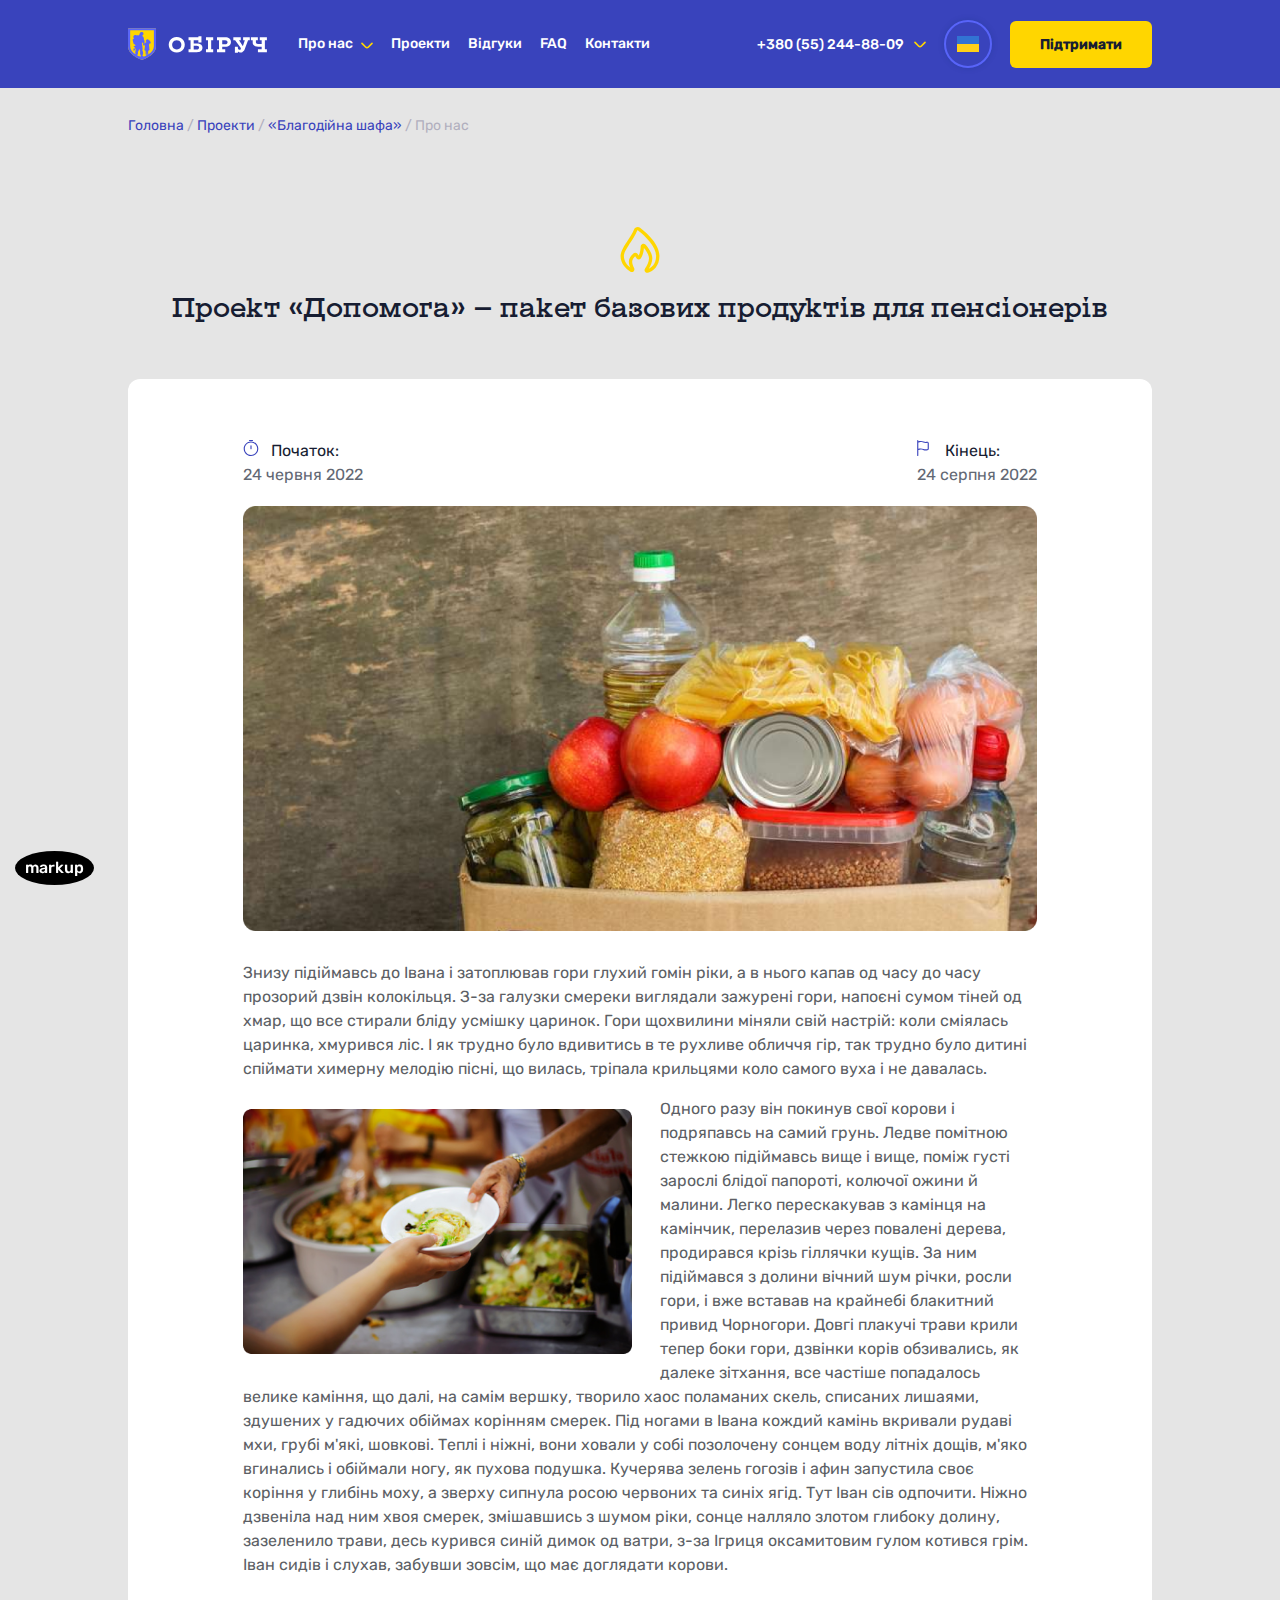
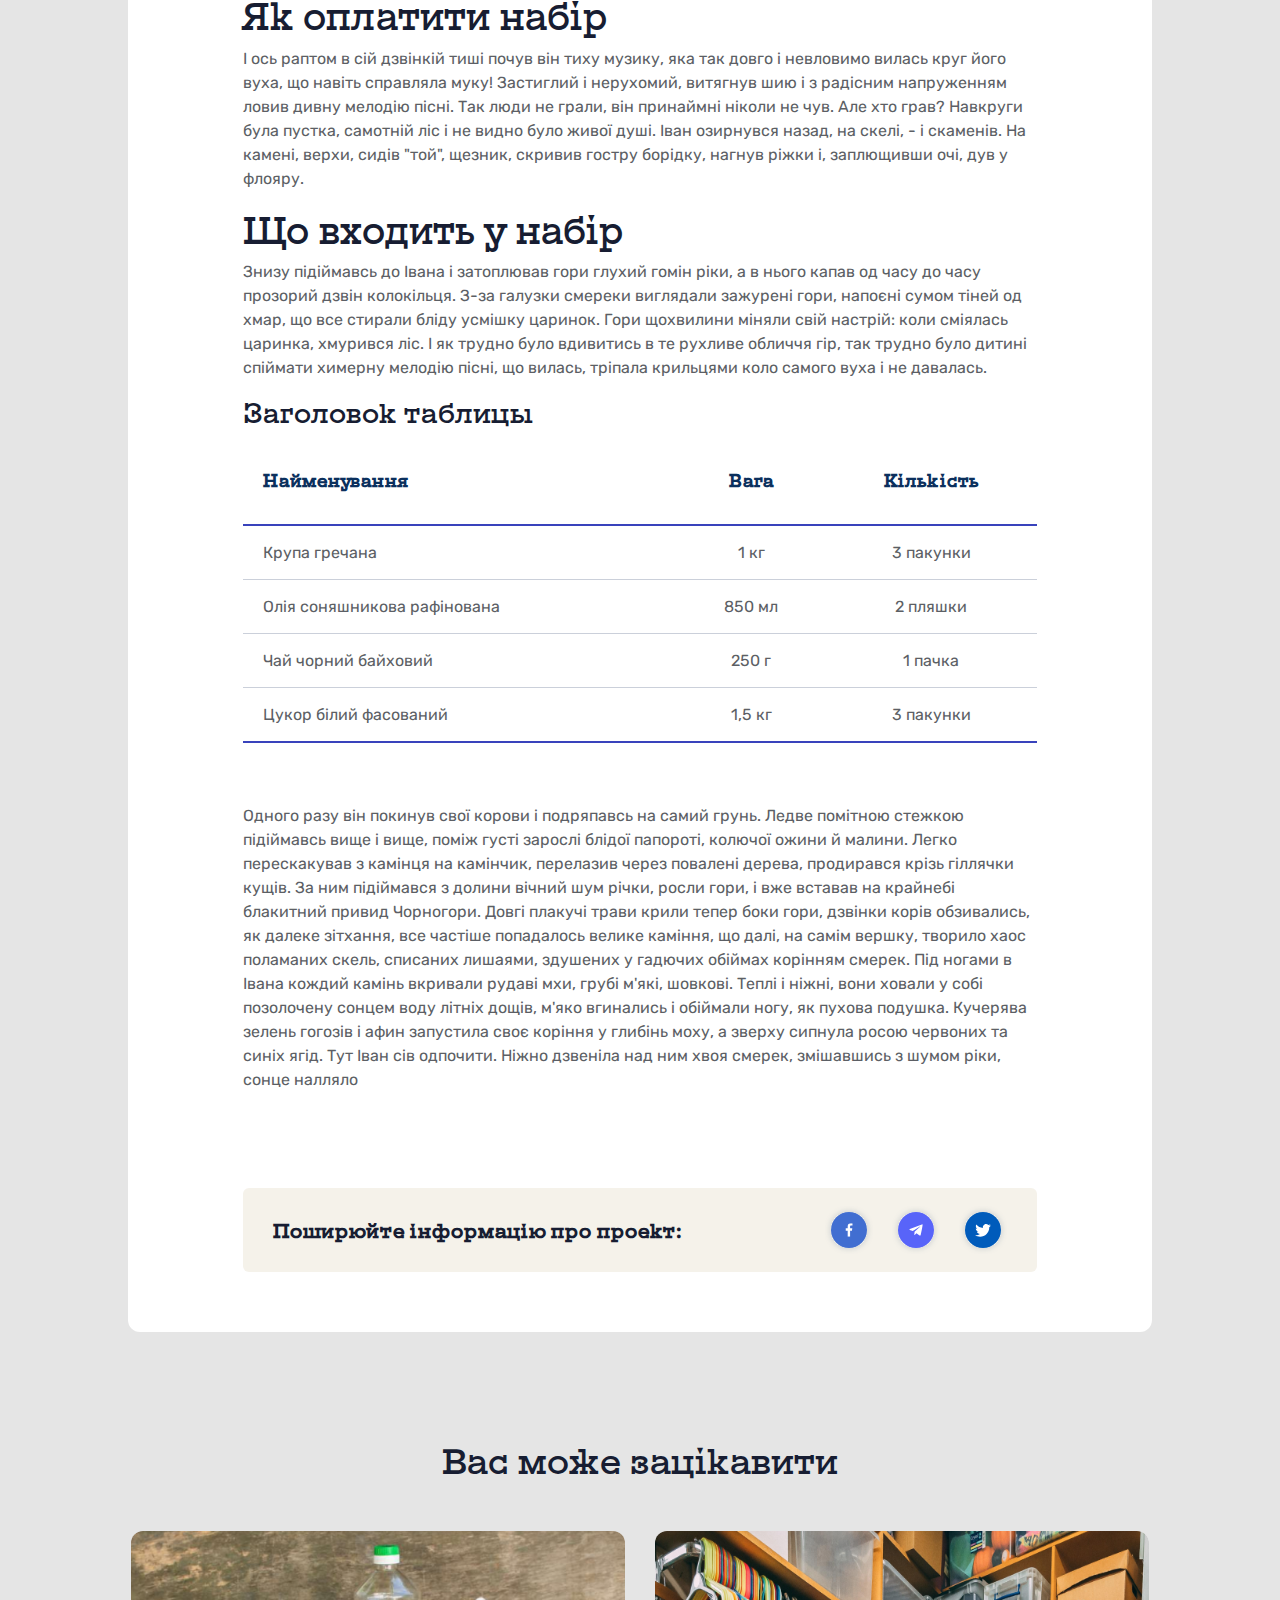
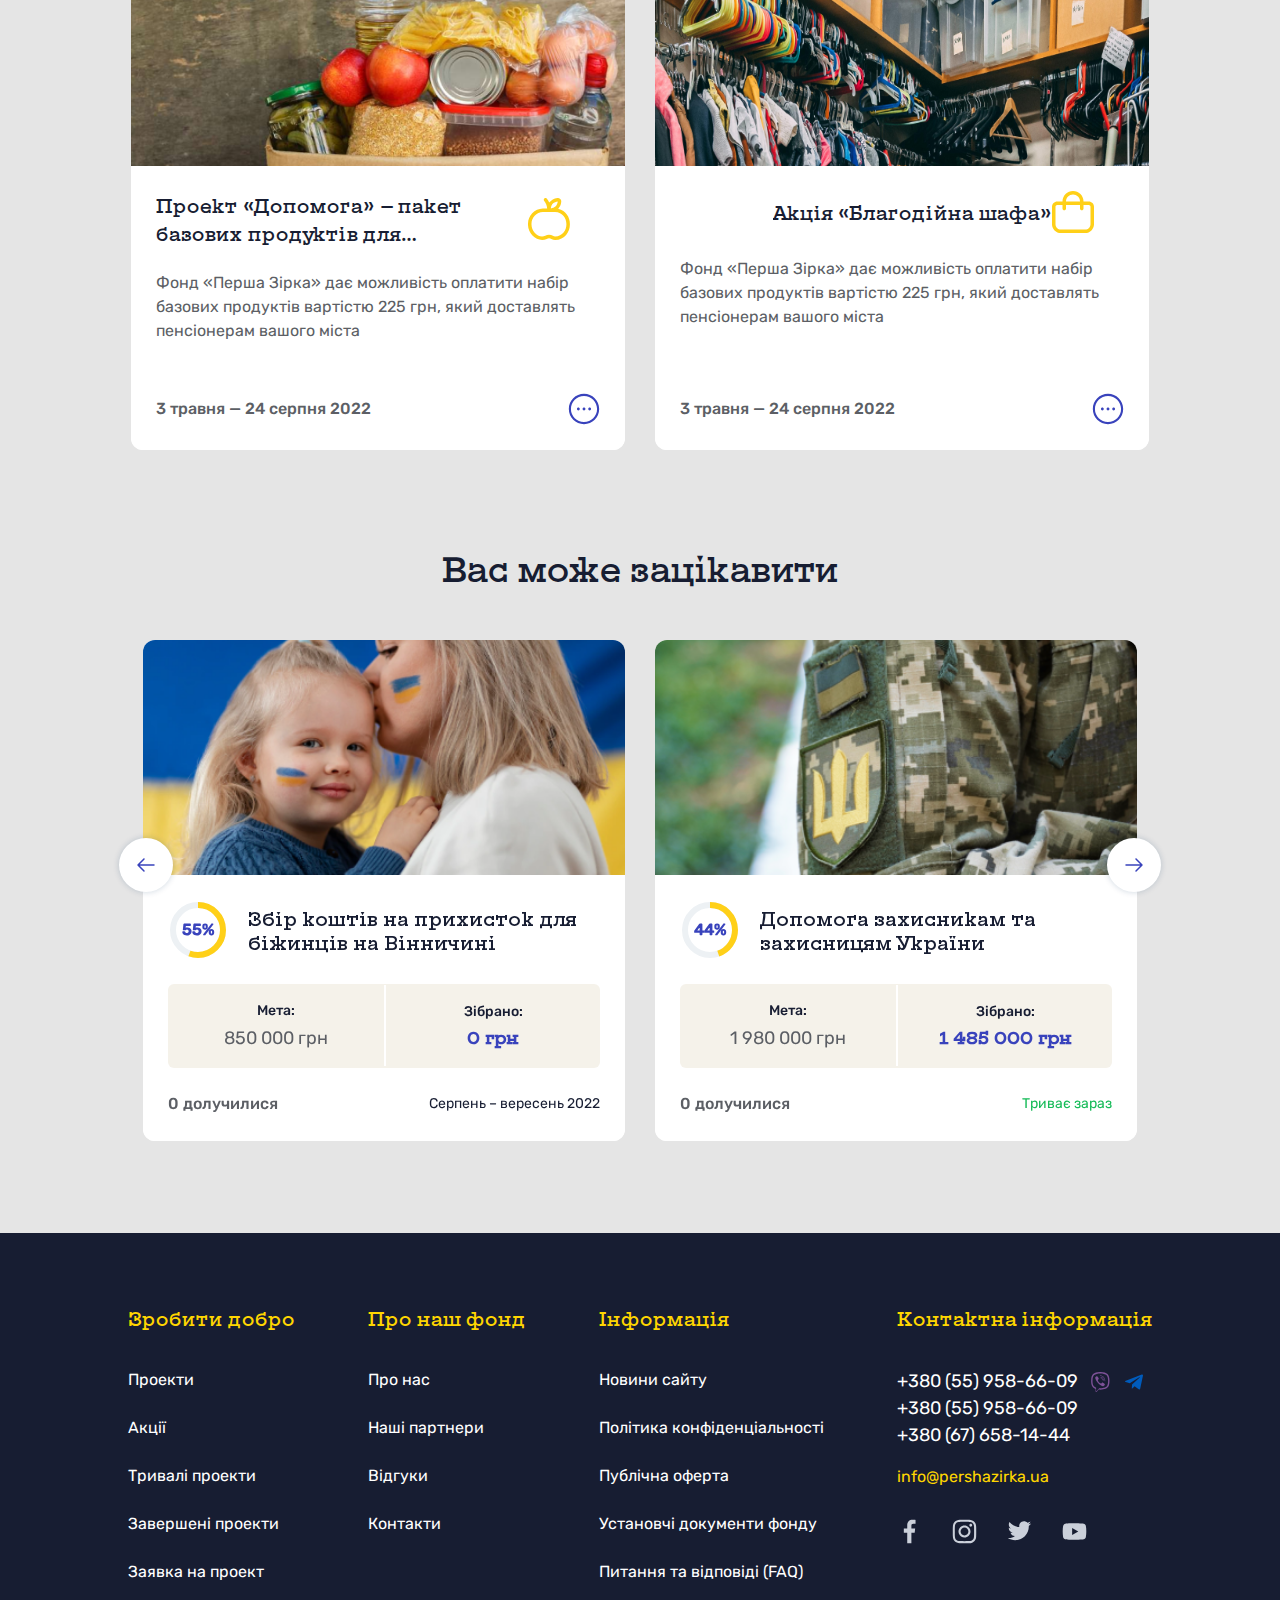
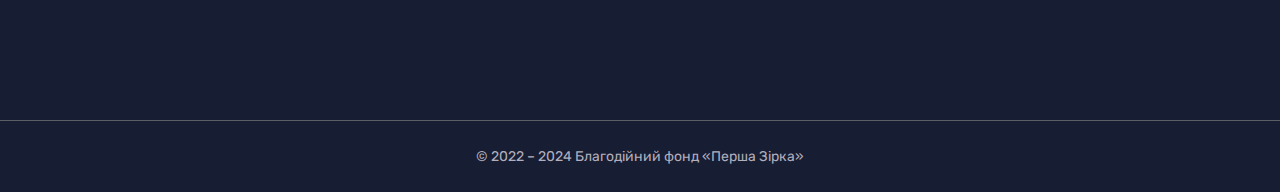
<file: action-item.html>
<!DOCTYPE html>
<html lang="ru">

<head>
    <meta charset="UTF-8">
    <meta name="theme-color" content="#005BBB">
    <meta name="viewport" content="width=device-width,initial-scale=1,user-scalable=no" />
    <title>Благодійний фонд «Обіруч»</title>
    <link rel="shortcut icon" href="assets/img/favicon.png" />
    <link rel="stylesheet" type="text/css" href="assets/css/bootstrap.min.css" />
    <link rel="stylesheet" type="text/css" href="assets/css/slick.css" />
    <link rel="stylesheet" type="text/css" href="assets/css/slick-theme.css" />
    <link rel="stylesheet" type="text/css" href="assets/css/jquery.fancybox.min.css" />
    <link rel="stylesheet" type="text/css" href="assets/css/nice-select.css" />
    <link rel="stylesheet" type="text/css" href="style.css" />

</head>

<body>

    <!-- 
<div class='thetop'></div>
<div class='scrolltop'>
    <div  class='muve-top'></div>
</div>
-->
    <a href="markup.html" class="markup-link">markup</a>

    <header class="header">
        <div class="wrapper">
            <div class="row-custom jcsb aic">
                <div class="header__menu-wrap">
                    <a href="index.html" class="logo"><img src="assets/img/Logo.svg" alt="" /></a>
                    <nav>
                        <ul>
                            <li class="menu-item-has-children">
                                <a href="about-page.html">Про нас</a>
                                <ul class="sub-menu">
                                    <li><a href="about-page.html">Про наш фонд</a></li>
                                    <li><a href="template-page.html">Наші партнери</a></li>
                                    <li><a href="reviews.html">Відгуки</a></li>
                                    <li><a href="faq.html">Питання та відповіді (FAQ)</a></li>
                                    <li><a href="contacts.html">Контакти</a></li>
                                    <li><a href="template-page.html">Публічна оферта</a></li>
                                    <li><a href="template-page.html">Політика конфіденціальності</a></li>
                                    <li><a href="template-page.html">Установчі документи фонду</a></li>
                                </ul>
                            </li>
                            <li><a href="projects-category.html">Проекти</a></li>
                            <li><a href="reviews.html">Відгуки</a></li>
                            <li><a href="faq.html">FAQ</a></li>
                            <li><a href="contacts.html">Контакти</a></li>
                        </ul>
                        <div class="mob-menu-bot">

                            <a href="#" class="btn btn-primary" data-bs-toggle="modal" data-bs-target="#exampleModal">Підтримати</a>
                        </div>
                    </nav>
                </div>
                <div class="header__info-wrap row-custom aic">
                    <div class="header__phone-wrap">
                        <div class="phone-dropdown">
                            <div class="phone-dropdown__top">
                                <a href="tel:+380 (55) 244-88-09">+380 (55) 244-88-09</a>
                                <svg width="12" height="7" viewBox="0 0 12 7" fill="none" xmlns="http://www.w3.org/2000/svg">
                                    <path d="M11.5897 0.841667C11.5123 0.76356 11.4201 0.701565 11.3185 0.659258C11.217 0.616951 11.1081 0.595169 10.9981 0.595169C10.888 0.595169 10.7791 0.616951 10.6776 0.659258C10.576 0.701565 10.4839 0.76356 10.4064 0.841667L6.58972 4.65833C6.51225 4.73643 6.42009 4.79843 6.31854 4.84074C6.21699 4.88304 6.10807 4.90482 5.99806 4.90482C5.88805 4.90482 5.77912 4.88304 5.67758 4.84074C5.57603 4.79843 5.48386 4.73643 5.40639 4.65833L1.58972 0.841667C1.51225 0.76356 1.42009 0.701565 1.31854 0.659258C1.21699 0.616951 1.10807 0.595169 0.998056 0.595169C0.888046 0.595169 0.779125 0.616951 0.677576 0.659258C0.576026 0.701565 0.483859 0.76356 0.40639 0.841667C0.25118 0.997802 0.164063 1.20901 0.164062 1.42917C0.164063 1.64932 0.25118 1.86053 0.40639 2.01666L4.23139 5.84166C4.70014 6.30982 5.33555 6.57279 5.99806 6.57279C6.66056 6.57279 7.29597 6.30982 7.76472 5.84166L11.5897 2.01666C11.7449 1.86053 11.8321 1.64932 11.8321 1.42917C11.8321 1.20901 11.7449 0.997802 11.5897 0.841667Z" fill="#FFD600" />
                                </svg>
                                <div class="btn-icon btn-mob-phone">
                                    <i class="icon-svg icon-phone"></i>
                                </div>
                            </div>
                            <div class="phone-dropdown__menu">
                                <ul>
                                    <li>
                                        <a href="tel:+380 (55) 958-66-09">+380 (55) 958-66-09</a>
                                        <a href="viber://chat?number=%2B380559586609">
										<img src="assets/img/viber.svg" alt="" />
									</a>
                                        <a href="https://telegram.me/voryag905">
										<img src="assets/img/telegram.svg" alt="" />
									</a>
                                    </li>
                                    <li>
                                        <a href="tel:+380 (55) 958-66-09">+380 (55) 958-66-09</a>
                                    </li>
                                    <li>
                                        <a href="tel:+380 (67) 658-14-44">+380 (67) 658-14-44</a>
                                    </li>
                                </ul>
                                <a href="mailto:info@obiruch.ua" class="email">
								info@obiruch.ua
							</a>
                                <a href="#" class="btn btn-primary"  data-bs-toggle="modal" data-bs-target="#formMessage">
								<svg xmlns="http://www.w3.org/2000/svg" width="23" height="22" viewBox="0 0 23 22" fill="none">
									<path fill-rule="evenodd" clip-rule="evenodd" d="M1.64453 11C1.64453 5.5577 6.05639 1.14584 11.4987 1.14584C11.8784 1.14584 12.1862 1.45365 12.1862 1.83334C12.1862 2.21304 11.8784 2.52084 11.4987 2.52084C6.81578 2.52084 3.01953 6.3171 3.01953 11C3.01953 15.6829 6.81578 19.4792 11.4987 19.4792C16.1816 19.4792 19.9779 15.6829 19.9779 11C19.9779 10.6203 20.2857 10.3125 20.6654 10.3125C21.0451 10.3125 21.3529 10.6203 21.3529 11C21.3529 16.4423 16.941 20.8542 11.4987 20.8542C6.05639 20.8542 1.64453 16.4423 1.64453 11ZM15.8717 2.08627C17.1256 0.83237 19.1585 0.83237 20.4124 2.08627C21.6663 3.34016 21.6663 5.37313 20.4124 6.62702L14.3183 12.7211C13.978 13.0615 13.7648 13.2747 13.5269 13.4603C13.2467 13.6789 12.9435 13.8663 12.6227 14.0191C12.3503 14.149 12.0642 14.2443 11.6076 14.3965L8.9451 15.284C8.45354 15.4478 7.9116 15.3199 7.54522 14.9535C7.17883 14.5871 7.0509 14.0452 7.21475 13.5536L8.10224 10.8911C8.25442 10.4345 8.34975 10.1484 8.47956 9.87604C8.63245 9.55523 8.81984 9.25203 9.03841 8.97181C9.22398 8.73389 9.43721 8.52069 9.77761 8.18034L15.8717 2.08627ZM19.4402 3.05854C18.7232 2.34161 17.5609 2.34161 16.844 3.05854L16.4987 3.40377C16.5195 3.49165 16.5486 3.59634 16.5892 3.71312C16.7205 4.09175 16.9691 4.59041 17.4387 5.06C17.9083 5.52959 18.407 5.77819 18.7856 5.90955C18.9024 5.95006 19.0071 5.97918 19.0949 5.99999L19.4402 5.65475C20.1571 4.93783 20.1571 3.77546 19.4402 3.05854ZM18.0117 7.08317C17.5388 6.87977 16.9878 6.55368 16.4664 6.03228C15.945 5.51087 15.6189 4.95993 15.4155 4.48696L10.7814 9.12108C10.3996 9.50288 10.2499 9.6543 10.1226 9.81746C9.96546 10.0189 9.83073 10.2369 9.72081 10.4676C9.63178 10.6544 9.56332 10.856 9.39257 11.3683L8.99666 12.556L9.94272 13.502L11.1304 13.1061C11.6427 12.9354 11.8443 12.8669 12.0311 12.7779C12.2618 12.668 12.4798 12.5332 12.6812 12.3761C12.8444 12.2488 12.9958 12.0991 13.3776 11.7173L18.0117 7.08317Z" fill="#171D32"/>
								</svg>
								<span>Написати повідомлення</span>
							</a>
                            </div>
                        </div>
                    </div>
                    <div class="header__lang-wrap">
                        <div class="lang-dropdown">
                            <div class="lang-dropdown__top btn-icon">
                                <img src="assets/img/Ukraine.svg" alt="" />
						</div>
                                <div class="lang-dropdown__menu">
                                    <ul>
                                        <li>
                                            <a href="#ua">
										<img src="assets/img/Ukraine.svg" alt="" />
										<span>Українська</span>
									</a>
                                        </li>
                                        <li>
                                            <a href="#uk">
										<img src="assets/img/UK.svg" alt="" />
										<span>English</span>
									</a>
                                        </li>
                                        <li>
                                            <a href="#uk">
										<img src="assets/img/UK.svg" alt="" />
										<span>English</span>
									</a>
                                        </li>
                                    </ul>
                                </div>
                            </div>
                        </div>
                        <a href="page-404.html" class="login btn-icon d-none">
					<svg
						width="20"
						height="20"
						viewBox="0 0 20 20"
						fill="none"
						xmlns="http://www.w3.org/2000/svg"
					>
						<g clip-path="url(#clip0_183_5966)">
							<path
								d="M10 9.99995C10.9889 9.99995 11.9556 9.7067 12.7779 9.1573C13.6001 8.60789 14.241 7.827 14.6194 6.91337C14.9978 5.99974 15.0969 4.9944 14.9039 4.0245C14.711 3.05459 14.2348 2.16368 13.5355 1.46441C12.8363 0.765152 11.9454 0.288949 10.9755 0.0960224C10.0055 -0.0969037 9.00021 0.00211302 8.08658 0.380551C7.17295 0.758989 6.39206 1.39985 5.84265 2.2221C5.29324 3.04434 5 4.01104 5 4.99995C5.00132 6.32563 5.52853 7.59663 6.46593 8.53402C7.40332 9.47142 8.67432 9.99863 10 9.99995ZM10 1.66662C10.6593 1.66662 11.3037 1.86211 11.8519 2.22838C12.4001 2.59466 12.8273 3.11525 13.0796 3.72434C13.3319 4.33343 13.3979 5.00365 13.2693 5.65025C13.1407 6.29685 12.8232 6.8908 12.357 7.35697C11.8908 7.82315 11.2969 8.14062 10.6503 8.26923C10.0037 8.39785 9.33348 8.33184 8.72439 8.07955C8.1153 7.82726 7.59471 7.40001 7.22844 6.85185C6.86216 6.30369 6.66667 5.65922 6.66667 4.99995C6.66667 4.11589 7.01786 3.26805 7.64298 2.64293C8.2681 2.01781 9.11595 1.66662 10 1.66662Z"
								fill="#0B305D"
							/>
							<path
								d="M10 11.6672C8.01155 11.6694 6.10518 12.4603 4.69914 13.8663C3.29309 15.2724 2.50221 17.1787 2.5 19.1672C2.5 19.3882 2.5878 19.6002 2.74408 19.7564C2.90036 19.9127 3.11232 20.0005 3.33333 20.0005C3.55435 20.0005 3.76631 19.9127 3.92259 19.7564C4.07887 19.6002 4.16667 19.3882 4.16667 19.1672C4.16667 17.6201 4.78125 16.1363 5.87521 15.0424C6.96917 13.9484 8.4529 13.3338 10 13.3338C11.5471 13.3338 13.0308 13.9484 14.1248 15.0424C15.2188 16.1363 15.8333 17.6201 15.8333 19.1672C15.8333 19.3882 15.9211 19.6002 16.0774 19.7564C16.2337 19.9127 16.4457 20.0005 16.6667 20.0005C16.8877 20.0005 17.0996 19.9127 17.2559 19.7564C17.4122 19.6002 17.5 19.3882 17.5 19.1672C17.4978 17.1787 16.7069 15.2724 15.3009 13.8663C13.8948 12.4603 11.9884 11.6694 10 11.6672Z"
								fill="#0B305D"
							/>
						</g>
						<defs>
							<clipPath id="clip0_183_5966">
								<rect width="20" height="20" fill="white" />
							</clipPath>
						</defs>
					</svg>
				</a>
                        <a href="#" class="btn btn-primary" data-bs-toggle="modal" data-bs-target="#exampleModal">Підтримати</a>
                        <div class="btn-menu">
                            <span></span>
                            <span></span>
                            <span></span>
                        </div>
                    </div>
                </div>
            </div>
    </header>

    <main class="action-page">
        <div class="wrapper">
            <div class="breadcrumb">
                <span>
      <span>
        <a href="index.html">Головна </a> / <span><a href="projects-category.html">Проекти</a> /
          <span><a href="project-item.html">«Благодійна шафа»</a> / 
            <span class="breadcrumb_last">Про нас</span></span></span></span></span>
            </div>
        </div>



        <h1 class="title-icon">
        <i class="icon-svg icon-food"></i>
        <span>Проект «Допомога» — пакет базових продуктів для пенсіонерів</span>
    </h1>
        <div class="wrapper">
            <div class="post-item">
                <div class="item-project__views">
                    <div class="start-acton"><span>Початок:</span>24 червня 2022</div>
                    <div class="end-acton"><span>Кінець:</span>24 серпня 2022</div>
                </div>
                <a href="./assets/img/action-item-1.png" class="fancybox" data-fancybox="gallery" data-caption="Caption #1">
                <img src="./assets/img/action-item-1.png" class="aligncenter" alt="" />
            </a>
                <p>Знизу підіймавсь до Івана і затоплював гори глухий гомін ріки, а в нього капав од часу до часу прозорий дзвін колокільця. З-за галузки смереки виглядали зажурені гори, напоєні сумом тіней од хмар, що все стирали бліду усмішку царинок. Гори щохвилини міняли свій настрій: коли сміялась царинка, хмурився ліс. І як трудно було вдивитись в те рухливе обличчя гір, так трудно було дитині спіймати химерну мелодію пісні, що вилась, тріпала крильцями коло самого вуха і не давалась.</p>


                <a href="./assets/img/action-item-7.png" class="fancybox" data-fancybox="gallery" data-caption="Caption #1">
                <img src="./assets/img/action-item-7.png" class="alignleft" alt="" />
            </a>
                <p>Одного разу він покинув свої корови і подряпавсь на самий грунь. Ледве помітною стежкою підіймавсь вище і вище, поміж густі зарослі блідої папороті, колючої ожини й малини. Легко перескакував з камінця на камінчик, перелазив через повалені дерева, продирався крізь гіллячки кущів. За ним підіймався з долини вічний шум річки, росли гори, і вже вставав на крайнебі блакитний привид Чорногори. Довгі плакучі трави крили тепер боки гори, дзвінки корів обзивались, як далеке зітхання, все частіше попадалось велике каміння, що далі, на самім вершку, творило хаос поламаних скель, списаних лишаями, здушених у гадючих обіймах корінням смерек. Під ногами в Івана кождий камінь вкривали рудаві мхи, грубі м'які, шовкові. Теплі і ніжні, вони ховали у собі позолочену сонцем воду літніх дощів, м'яко вгинались і обіймали ногу, як пухова подушка. Кучерява зелень гогозів і афин запустила своє коріння у глибінь моху, а зверху сипнула росою червоних та синіх ягід. Тут Іван сів одпочити. Ніжно дзвеніла над ним хвоя смерек, змішавшись з шумом ріки, сонце налляло злотом глибоку долину, зазеленило трави, десь курився синій димок од ватри, з-за Ігриця оксамитовим гулом котився грім. Іван сидів і слухав, забувши зовсім, що має доглядати корови.</p>
                <h2>Як оплатити набір</h2>
                <p>І ось раптом в сій дзвінкій тиші почув він тиху музику, яка так довго і невловимо вилась круг його вуха, що навіть справляла муку! Застиглий і нерухомий, витягнув шию і з радісним напруженням ловив дивну мелодію пісні. Так люди не грали, він принаймні ніколи не чув. Але хто грав? Навкруги була пустка, самотній ліс і не видно було живої душі. Іван озирнувся назад, на скелі, - і скаменів. На камені, верхи, сидів "той", щезник, скривив гостру борідку, нагнув ріжки і, заплющивши очі, дув у флояру. </p>


                <h2>Що входить у набір</h2>
                <p>Знизу підіймавсь до Івана і затоплював гори глухий гомін ріки, а в нього капав од часу до часу прозорий дзвін колокільця. З-за галузки смереки виглядали зажурені гори, напоєні сумом тіней од хмар, що все стирали бліду усмішку царинок. Гори щохвилини міняли свій настрій: коли сміялась царинка, хмурився ліс. І як трудно було вдивитись в те рухливе обличчя гір, так трудно було дитині спіймати химерну мелодію пісні, що вилась, тріпала крильцями коло самого вуха і не давалась.</p>


                <h3>Заголовок таблицы </h3>
                <div class="table-container">
                    <table class="table">
                        <thead>
                            <tr>
                                <th>Найменування</th>
                                <th>Вага</th>
                                <th>Кількість</th>
                            </tr>
                        </thead>
                        <tbody>
                            <tr>
                                <td>Крупа гречана</td>
                                <td>1 кг</td>
                                <td>3 пакунки</td>
                            </tr>
                            <tr>
                                <td>Олія соняшникова рафінована</td>
                                <td>850 мл</td>
                                <td>2 пляшки</td>
                            </tr>
                            <tr>
                                <td>Чай чорний байховий</td>
                                <td>250 г</td>
                                <td>1 пачка </td>
                            </tr>
                            <tr>
                                <td>Цукор білий фасований</td>
                                <td>1,5 кг</td>
                                <td>3 пакунки</td>
                            </tr>
                        </tbody>
                    </table>
                </div>
                <p>Одного разу він покинув свої корови і подряпавсь на самий грунь. Ледве помітною стежкою підіймавсь вище і вище, поміж густі зарослі блідої папороті, колючої ожини й малини. Легко перескакував з камінця на камінчик, перелазив через повалені дерева, продирався крізь гіллячки кущів. За ним підіймався з долини вічний шум річки, росли гори, і вже вставав на крайнебі блакитний привид Чорногори. Довгі плакучі трави крили тепер боки гори, дзвінки корів обзивались, як далеке зітхання, все частіше попадалось велике каміння, що далі, на самім вершку, творило хаос поламаних скель, списаних лишаями, здушених у гадючих обіймах корінням смерек. Під ногами в Івана кождий камінь вкривали рудаві мхи, грубі м'які, шовкові. Теплі і ніжні, вони ховали у собі позолочену сонцем воду літніх дощів, м'яко вгинались і обіймали ногу, як пухова подушка. Кучерява зелень гогозів і афин запустила своє коріння у глибінь моху, а зверху сипнула росою червоних та синіх ягід. Тут Іван сів одпочити. Ніжно дзвеніла над ним хвоя смерек, змішавшись з шумом ріки, сонце налляло</p>
                <div class="repost">
                    <div class="repost-title">Поширюйте інформацію про проект:</div>
                    <nav class="nav-socials">
                        <a href="#"><img src="assets/img/icon-facebook.svg" class="img-fluid" alt="facebook"></a>
                        <a href="https://telegram.me/voryag905"><img src="assets/img/icon-telegram.svg" class="img-fluid" alt="telegram"></a>
                        <a href="#"><img src="assets/img/icon-twiter.svg" class="img-fluid" alt="twiter"></a>
                    </nav>
                </div>
            </div>
        </div>


        <section class="interest-actions">
            <h2 class="title-icon">

        <span>Вас може зацікавити</span>
    </h2>
            <div class="template-grid">
                <div class="wrapper">
                    <div class="row">
                        <div class="col-lg-6">
                            <div class="item-action">
                                <a href="action-item.html" class="item-project__img">
                            <img src="./assets/img/action-item-1.png" alt="">
                        </a>
                                <div class="item-project__info-wrap">
                                    <div class="item-project__title">
                                        <div class="action-icon">
                                            <img src="assets/img/icon-food.svg" class="img-fluid" alt="icon-food">
                                </div>
                                            <a href="action-item.html">Проект «Допомога» — пакет базових продуктів для пенсіонерів</a>
                                        </div>
                                        <div class="item-project__descr">
                                            Фонд «Перша Зірка» дає можливість оплатити набір базових продуктів вартістю 225 грн, який доставлять пенсіонерам вашого міста
                                        </div>
                                        <div class="item-project__date">
                                            <span>3 травня — 24 серпня 2022</span>
                                            <a href="action-item.html" class="action-link"></a>
                                        </div>
                                    </div>
                                </div>
                            </div>
                            <div class="col-lg-6">
                                <div class="item-action">
                                    <a href="action-item.html" class="item-project__img">
                            <img src="./assets/img/action-item-2.png" alt="">
                        </a>
                                    <div class="item-project__info-wrap">
                                        <div class="item-project__title">
                                            <div class="action-icon">
                                                <img src="assets/img/icon-clothes.svg" class="img-fluid" alt="icon-clothes">
                                </div>
                                                <a href="action-item.html">Акція «Благодійна шафа»</a>
                                            </div>
                                            <div class="item-project__descr">
                                                Фонд «Перша Зірка» дає можливість оплатити набір базових продуктів вартістю 225 грн, який доставлять пенсіонерам вашого міста
                                            </div>
                                            <div class="item-project__date">
                                                <span>3 травня — 24 серпня 2022</span>
                                                <a href="action-item.html" class="action-link"></a>
                                            </div>
                                        </div>
                                    </div>
                                </div>
                            </div>
                        </div>
                    </div>
        </section>

        <section class="project-slider">
            <div class="wrapper">
                <h2 class="title-icon">

            <span>Вас може зацікавити</span>
        </h2>

                <div class="slider-project slider-def slider-def-three-el">
                    <div class="item-project">
                        <a href="project-item.html" class="item-project__img">
                    <img src="./assets/img/proj-item-1.png" alt="" />
                </a>
                        <div class="item-project__info-wrap">
                            <div class="item-project__title">
                                <a href="project-item.html">Збір коштів на прихисток для біжинців на Вінничині</a>
                                <div class="progress">
                                    <svg xmlns="http://www.w3.org/2000/svg" viewBox="0 0 60 60" height="60" width="60" data-value="55">
                                        <circle class="bg" cx="30" cy="30" r="25" fill="none" stroke="#EDF1F4" stroke-miterlimit="10" />
                                        <circle class="meter" cx="30" cy="30" r="25" fill="none" stroke="#FFD018" stroke-dashoffset="157" stroke-dasharray="157" stroke-miterlimit="10" />
                                    </svg>
                                </div>
                            </div>
                            <div class="item-project__wrap-sum">
                                <div class="item-project__wrap-sum-from">
                                    <span>Мета:</span>
                                    <span>850 000 грн</span>
                                </div>
                                <div class="item-project__wrap-sum-to">
                                    <span>Зібрано:</span>
                                    <b>0 грн</b>
                                </div>
                            </div>
                            <div class="item-project__date">
                                <span>0 долучилися</span>
                                <span>Серпень – вересень 2022</span>
                            </div>
                        </div>
                    </div>
                    <div class="item-project">
                        <a href="project-item.html" class="item-project__img">
                    <img src="./assets/img/proj-item-2.png" alt="" />
                </a>
                        <div class="item-project__info-wrap">
                            <div class="item-project__title">
                                <a href="project-item.html">Допомога захисникам та захисницям України</a>
                                <div class="progress">
                                    <svg xmlns="http://www.w3.org/2000/svg" viewBox="0 0 60 60" height="60" width="60" data-value="44">
                                        <circle class="bg" cx="30" cy="30" r="25" fill="none" stroke="#EDF1F4" stroke-miterlimit="10" />
                                        <circle class="meter" cx="30" cy="30" r="25" fill="none" stroke="#FFD018" stroke-dashoffset="157" stroke-dasharray="157" stroke-miterlimit="10" />
                                    </svg>
                                </div>
                            </div>
                            <div class="item-project__wrap-sum">
                                <div class="item-project__wrap-sum-from">
                                    <span>Мета:</span>
                                    <span>1 980 000 грн</span>
                                </div>
                                <div class="item-project__wrap-sum-to">
                                    <span>Зібрано:</span>
                                    <b>1 485 000 грн</b>
                                </div>
                            </div>
                            <div class="item-project__date">
                                <span>0 долучилися</span>
                                <span class="item-project__date-now">Триває зараз</span>
                            </div>
                        </div>
                    </div>
                    <div class="item-project">
                        <a href="project-item.html" class="item-project__img">
                    <img src="./assets/img/proj-item-3.png" alt="" />
                </a>
                        <div class="item-project__info-wrap">
                            <div class="item-project__title">
                                <a href="project-item.html">Збір коштів на прихисток для біжинців на Вінничині</a>
                                <div class="progress">
                                    <svg xmlns="http://www.w3.org/2000/svg" viewBox="0 0 60 60" height="60" width="60" data-value="25">
                                        <circle class="bg" cx="30" cy="30" r="25" fill="none" stroke="#EDF1F4" stroke-miterlimit="10" />
                                        <circle class="meter" cx="30" cy="30" r="25" fill="none" stroke="#FFD018" stroke-dashoffset="157" stroke-dasharray="157" stroke-miterlimit="10" />
                                    </svg>
                                </div>
                            </div>
                            <div class="item-project__wrap-sum">
                                <div class="item-project__wrap-sum-from">
                                    <span>Мета:</span>
                                    <span>850 000 грн</span>
                                </div>
                                <div class="item-project__wrap-sum-to">
                                    <span>Зібрано:</span>
                                    <b>0 грн</b>
                                </div>
                            </div>
                            <div class="item-project__date">
                                <span>0 долучилися</span>
                                <span>Серпень – вересень 2022</span>
                            </div>
                        </div>
                    </div>
                    <div class="item-project">
                        <a href="project-item.html" class="item-project__img">
                    <img src="./assets/img/proj-item-4.png" alt="" />
                </a>
                        <div class="item-project__info-wrap">
                            <div class="item-project__title">
                                <a href="project-item.html">Допомога захисникам та захисницям України</a>
                                <div class="progress">
                                    <svg xmlns="http://www.w3.org/2000/svg" viewBox="0 0 60 60" height="60" width="60" data-value="100">
                                        <circle class="bg" cx="30" cy="30" r="25" fill="none" stroke="#EDF1F4" stroke-miterlimit="10" />
                                        <circle class="meter" cx="30" cy="30" r="25" fill="none" stroke="#FFD018" stroke-dashoffset="157" stroke-dasharray="157" stroke-miterlimit="10" />
                                    </svg>
                                </div>
                            </div>
                            <div class="item-project__wrap-sum">
                                <div class="item-project__wrap-sum-from">
                                    <span>Мета:</span>
                                    <span>1 980 000 грн</span>
                                </div>
                                <div class="item-project__wrap-sum-to">
                                    <span>Зібрано:</span>
                                    <b>1 485 000 грн</b>
                                </div>
                            </div>
                            <div class="item-project__date">
                                <span>0 долучилися</span>
                                <span class="item-project__date-now">Триває зараз</span>
                            </div>
                        </div>
                    </div>
                </div>

            </div>
        </section>


    </main>

    <footer class="footer">
        <div class="wrapper">
            <div class="row-custom jcsb">
                <div class="footer__col">
                    <div class="footer__title">Зробити добро</div>
                    <div class="footer__menu">
                        <ul>
                            <li><a href="projects-category.html">Проекти</a></li>
                            <li><a href="actions.html">Акції</a></li>
                            <li><a href="projects-category.html">Тривалі проекти</a></li>
                            <li><a href="projects-category.html">Завершені проекти</a></li>
                            <li><a href="#" data-bs-toggle="modal" data-bs-target="#formRequest">Заявка на проект</a></li>
                        </ul>
                    </div>

                </div>
                <div class="footer__col">
                    <div class="footer__title">Про наш фонд</div>
                    <div class="footer__menu">
                        <ul>
                            <li><a href="about-page.html">Про нас</a></li>
                            <li><a href="template-page.html">Наші партнери</a></li>
                            <li><a href="reviews.html">Відгуки</a></li>
                            <li><a href="contacts.html">Контакти</a></li>
                        </ul>
                    </div>

                </div>
                <div class="footer__col">
                    <div class="footer__title">Інформація</div>
                    <div class="footer__menu">
                        <ul>
                            <li><a href="news.html">Новини сайту</a></li>
                            <li><a href="template-page.html">Політика конфіденціальності</a></li>
                            <li><a href="template-page.html">Публічна оферта</a></li>
                            <li><a href="template-page.html">Установчі документи фонду</a></li>
                            <li><a href="faq.html">Питання та відповіді (FAQ)</a></li>
                        </ul>
                    </div>

                </div>
                <div class="footer__col">
                    <div class="footer__title">Контактна інформація</div>
                    <div class="footer__info">
                        <ul class="footer__phones">
                            <li>
                                <a href="tel:+380 (55) 958-66-09">+380 (55) 958-66-09</a>
                                <a href="viber://chat?number=%2B380559586609">
								<img src="assets/img/viber.svg" alt="" />
							</a>
                                <a href="https://telegram.me/voryag905">
								<img src="assets/img/telegram.svg" alt="" />
							</a>
                            </li>
                            <li>
                                <a href="tel:+380 (55) 958-66-09">+380 (55) 958-66-09</a>
                            </li>
                            <li>
                                <a href="tel:+380 (67) 658-14-44">+380 (67) 658-14-44</a>
                            </li>
                        </ul>
                        <a href="mailto:info@pershazirka.ua" class="email">
						info@pershazirka.ua
					</a>
                        <ul class="soc-icons">
                            <li><a href="#"><i class="icon-svg icon-facebook"></i></a></li>
                            <li><a href="#"><i class="icon-svg icon-insta"></i></a></li>
                            <li><a href="#"><i class="icon-svg icon-twitter"></i></a></li>
                            <li><a href="#"><i class="icon-svg icon-youtube"></i></a></li>
                        </ul>
                    </div>

                </div>
            </div>
        </div>
        <div class="footer__copy">© 2022 – 2024 Благодійний фонд «Перша Зірка»</div>
    </footer>
    <!-- Modal -->
    <div class="modal fade" id="exampleModal" tabindex="-1" aria-labelledby="exampleModalLabel" aria-hidden="true">
        <div class="modal-dialog">
            <div class="modal-content">

                <div class="modal-body">
                    <button type="button" class="btn-close" data-bs-dismiss="modal" aria-label="Close"></button>
                    <div class="form-tab">
                        <div class="form-tab__tabs">

                            <div class="btn-tab btn-tab--active">Я хочу допомогти</div>
                        </div>
                        <p class="form-tab__descr"><span>*</span> усі поля обов’язкові</p>
                        <form action="">
                            <div class="input-wrap">
                                <input type="text" placeholder="Як до вас звертатися?" />
                                <div class="icon-wrap">
                                    <i class="icon-svg icon-user-inp"> </i>
                                    <div class="note">
                                        Ваші ім’я та прізвище. Більше даних ви можете ввести у
                                        приватному кабінеті. Для авторизації натисніть на іконку “Вхід у
                                        шапці сайту”
                                    </div>
                                </div>
                            </div>
                            <div class="input-wrap">
                                <input type="tel" placeholder="Ваш номер телефону" />
                                <div class="icon-wrap">
                                    <i class="icon-svg icon-phone-inp"> </i>
                                    <div class="note">
                                        Ваші ім’я та прізвище. Більше даних ви можете ввести у
                                        приватному кабінеті. Для авторизації натисніть на іконку “Вхід у
                                        шапці сайту”
                                    </div>
                                </div>
                            </div>
                            <select class="select">
                                <option data-display="Де ви плануєте провести подію?" disabled>
                                    Де ви плануєте провести подію?
                                </option>
                                <option value="1">Подія 1</option>
                                <option value="2">Подія 2</option>
                                <option value="3">Подія 3</option>
                                <option value="4">Подія 4</option>
                            </select>
                            <select class="select">
                                <option data-display="Яку допомогу ви плануєте?" disabled>
                                    Яку допомогу ви плануєте?
                                </option>
                                <option value="Хворим дітям">Хворим дітям</option>
                                <option value="Збройним силам України">
                                    Збройним силам України
                                </option>
                                <option value="Вимушеним переселенцям">
                                    Вимушеним переселенцям
                                </option>
                                <option value="Літнім людям">Літнім людям</option>
                                <option value="Інше">Вуличним тваринам</option>
                            </select>
                            <textarea placeholder="Опишіть свій проект"></textarea>
                            <input type="hidden" value="Я хочу допомогти" />
                            <button class="btn btn-primary">
                                <i class="icon-svg icon-plus"></i>
                                <span>Зробити внесок</span>
                            </button>
                        </form>
                    </div>
                </div>

            </div>
        </div>
    </div>


    <!-- Modal -->
    <div class="modal fade" id="leaveFeedback" tabindex="-1" aria-labelledby="leaveFeedbackLabel" aria-hidden="true">
        <div class="modal-dialog">
            <div class="modal-content">

                <div class="modal-body">
                    <button type="button" class="btn-close" data-bs-dismiss="modal" aria-label="Close"></button>
                    <div class="form-tab">
                        <div class="form-tab__tabs">

                            <div class="btn-tab btn-tab--active">Я хочу залишити відгук</div>
                        </div>
                        <p class="form-tab__descr"><span>*</span> усі поля обов’язкові</p>
                        <form action="">
                            <div class="input-wrap">
                                <input type="text" placeholder="Як до вас звертатися?" />
                                <div class="icon-wrap">
                                    <i class="icon-svg icon-user-inp"> </i>
                                    <div class="note">
                                        Ваші ім’я та прізвище.
                                    </div>
                                </div>
                            </div>
                            <div class="input-wrap">
                                <input type="tel" placeholder="Ваш номер телефону" />
                                <div class="icon-wrap">
                                    <i class="icon-svg icon-phone-inp"> </i>
                                    <div class="note">
                                        Введіть свій номер телефону
                                    </div>
                                </div>
                            </div>

                            <textarea placeholder="Опишіть свій проект"></textarea>
                            <input type="hidden" value="Я хочу допомогти" />
                            <button class="btn btn-primary">
                                <i class="icon-svg icon-plus"></i>
                                <span>Залишити відгук</span>
                            </button>
                        </form>
                    </div>
                </div>
            </div>
        </div>
    </div>

    <!-- Modal -->
    <div class="modal fade" id="formRequest" tabindex="-1" aria-labelledby="formRequestLabel" aria-hidden="true">
        <div class="modal-dialog">
            <div class="modal-content">

                <div class="modal-body">
                    <button type="button" class="btn-close" data-bs-dismiss="modal" aria-label="Close"></button>
                    <div class="form-tab">
                        <div class="form-tab__tabs">

                            <div class="btn-tab btn-tab--active">я хочу запропонувати заявку на проект</div>
                        </div>
                        <p class="form-tab__descr"><span>*</span> усі поля обов’язкові</p>
                        <form action="">
                            <div class="input-wrap">
                                <input type="text" placeholder="Як до вас звертатися?" />
                                <div class="icon-wrap">
                                    <i class="icon-svg icon-user-inp"> </i>
                                    <div class="note">
                                        Ваші ім’я та прізвище.
                                    </div>
                                </div>
                            </div>
                            <div class="input-wrap">
                                <input type="tel" placeholder="Ваш номер телефону" />
                                <div class="icon-wrap">
                                    <i class="icon-svg icon-phone-inp"> </i>
                                    <div class="note">
                                        Введіть свій номер телефону
                                    </div>
                                </div>
                            </div>

                            <textarea placeholder="Опишіть свій проект"></textarea>
                            <input type="hidden" value="Зробити заявку на проект" />
                            <button class="btn btn-primary">
                                <i class="icon-svg icon-plus"></i>
                                <span>Зробити заявку</span>
                            </button>
                        </form>
                    </div>
                </div>
            </div>
        </div>
    </div>



    <!-- Modal -->
    <div class="modal fade" id="formMessage" tabindex="-1" aria-labelledby="formMessageLabel" aria-hidden="true">
        <div class="modal-dialog">
            <div class="modal-content">

                <div class="modal-body">
                    <button type="button" class="btn-close" data-bs-dismiss="modal" aria-label="Close"></button>
                    <div class="form-tab">
                        <div class="form-tab__tabs">

                            <div class="btn-tab btn-tab--active">я хочу написати повідомлення</div>
                        </div>
                        <p class="form-tab__descr"><span>*</span> усі поля обов’язкові</p>
                        <form action="">
                            <div class="input-wrap">
                                <input type="text" placeholder="Як до вас звертатися?" />
                                <div class="icon-wrap">
                                    <i class="icon-svg icon-user-inp"> </i>
                                    <div class="note">
                                        Ваші ім’я та прізвище.
                                    </div>
                                </div>
                            </div>
                            <div class="input-wrap">
                                <input type="tel" placeholder="Ваш номер телефону" />
                                <div class="icon-wrap">
                                    <i class="icon-svg icon-phone-inp"> </i>
                                    <div class="note">
                                        Введіть свій номер телефону
                                    </div>
                                </div>
                            </div>

                            <textarea placeholder="Опишіть свій проект"></textarea>
                            <input type="hidden" value="Відправити повідомлення" />
                            <button class="btn btn-primary">
                                <i class="icon-svg icon-plus"></i>
                                <span>Відправити повідомлення</span>
                            </button>
                        </form>
                    </div>
                </div>
            </div>
        </div>
    </div>

    <script src="assets/js/library.min.js"></script>
    <script src="assets/js/custom.js"></script>
</body>

</html>
</file>
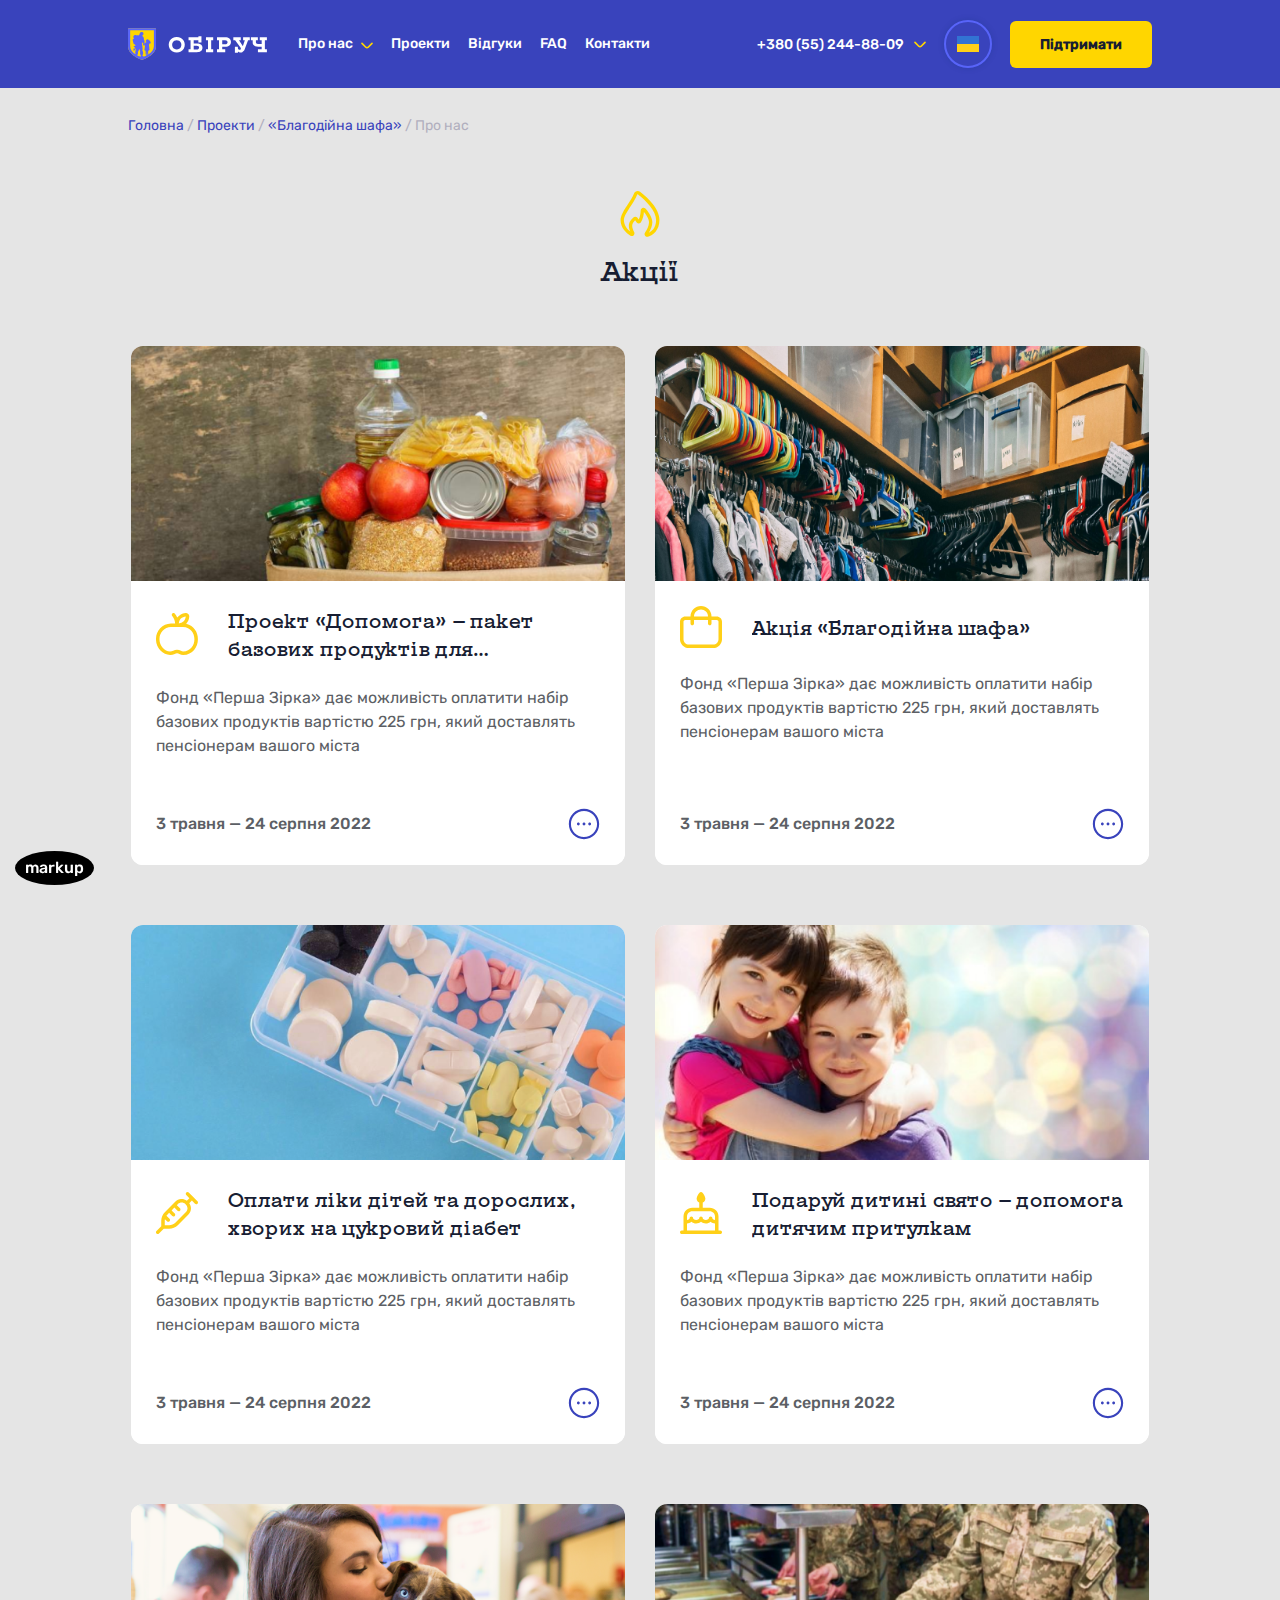
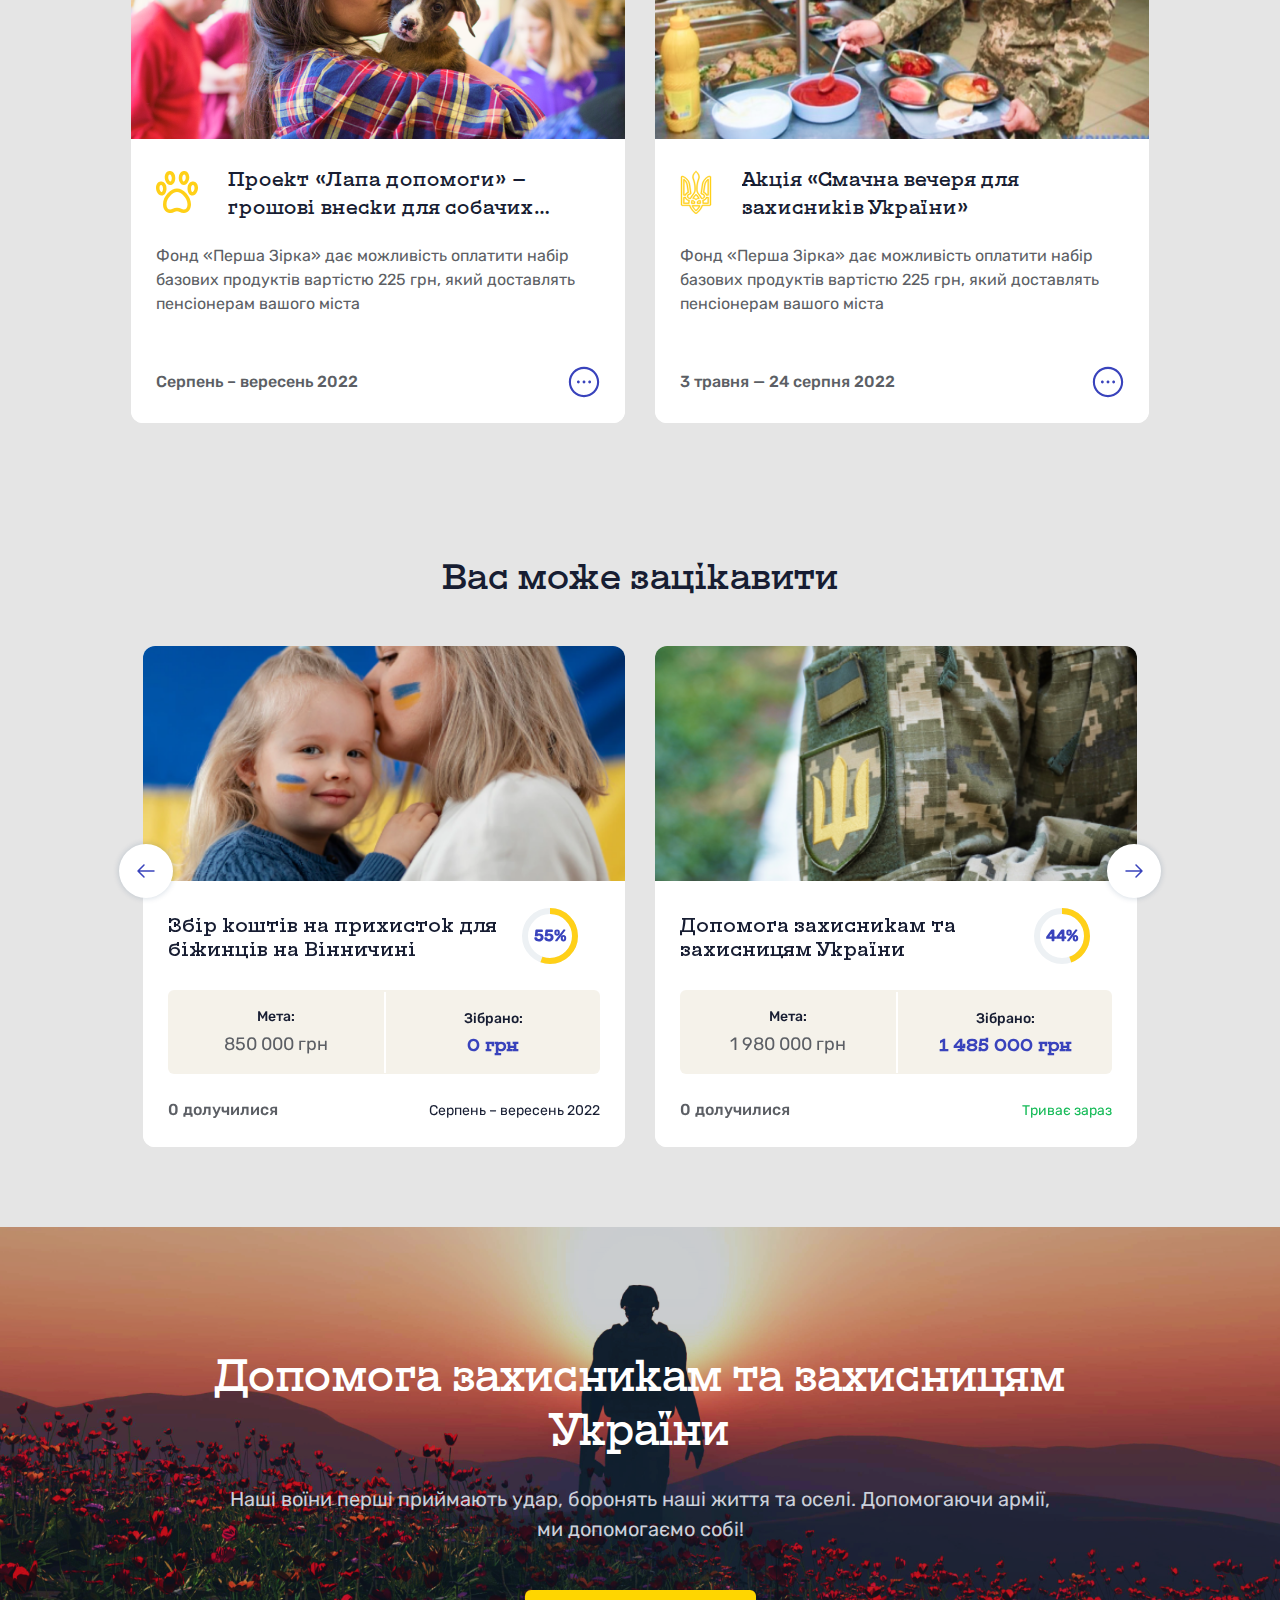
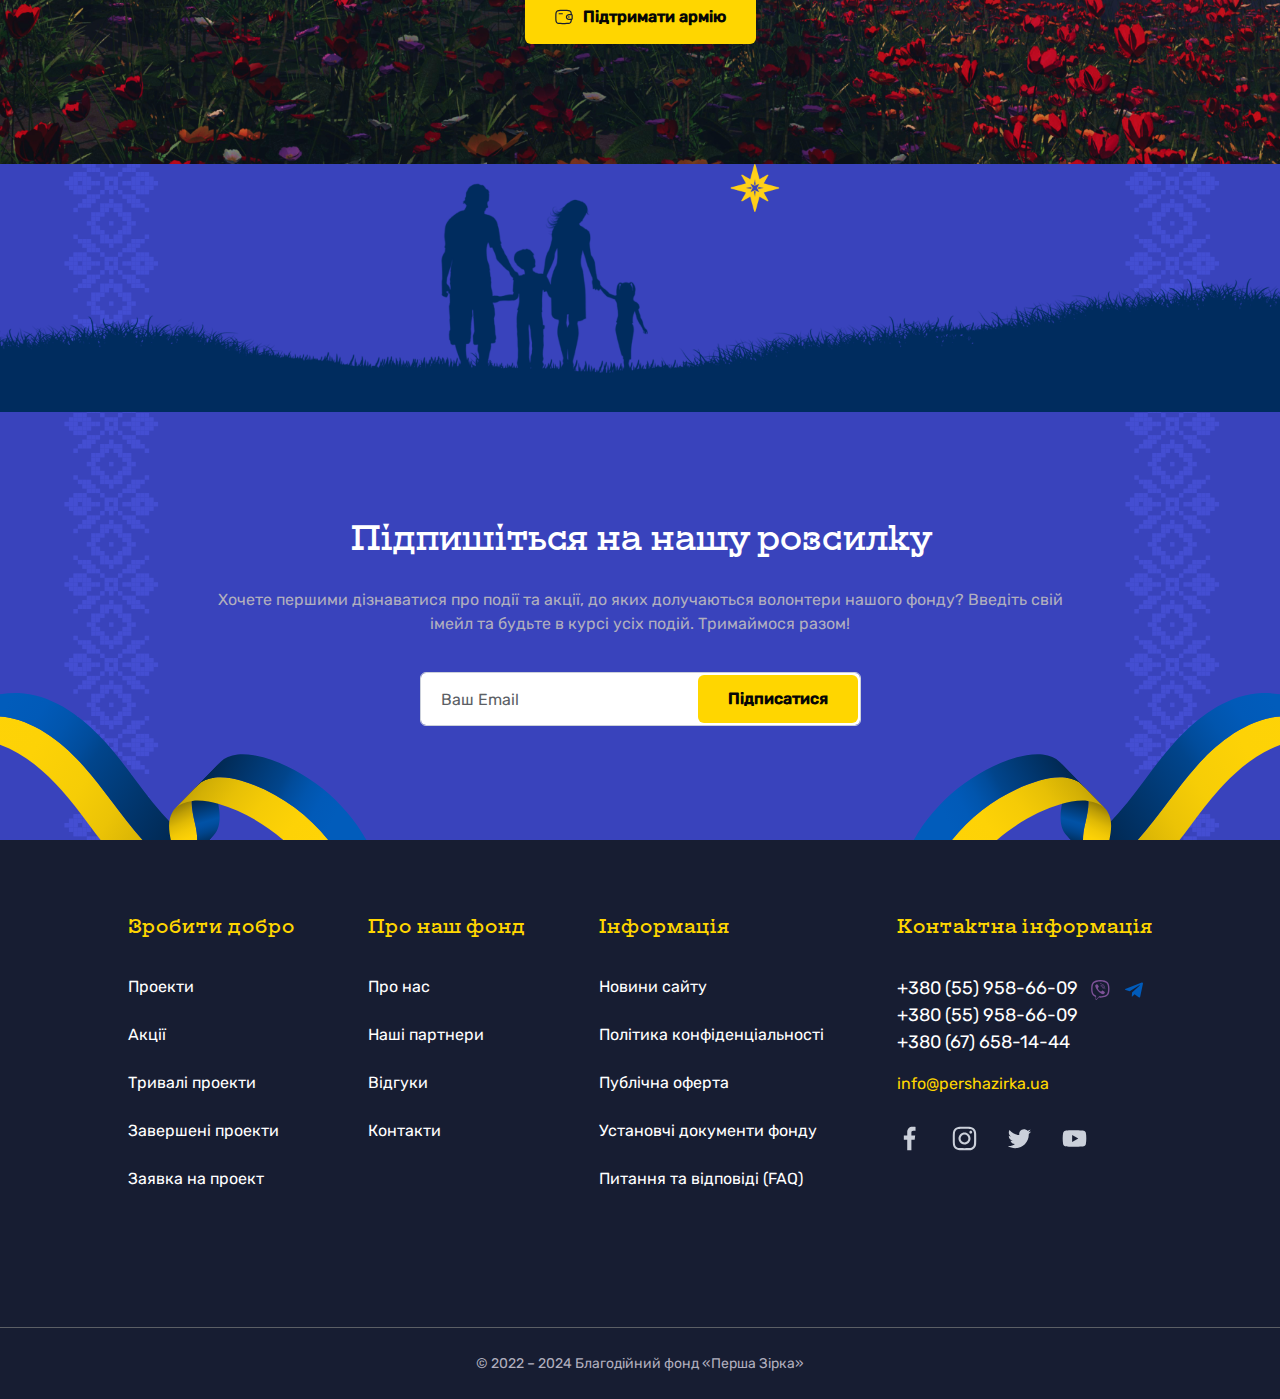
<file: actions.html>
<!DOCTYPE html>
<html lang="ru">

<head>
    <meta charset="UTF-8">
    <meta name="theme-color" content="#005BBB">
    <meta name="viewport" content="width=device-width,initial-scale=1,user-scalable=no" />
    <title>Благодійний фонд «Обіруч»</title>
    <link rel="shortcut icon" href="assets/img/favicon.png" />
    <link rel="stylesheet" type="text/css" href="assets/css/bootstrap.min.css" />
    <link rel="stylesheet" type="text/css" href="assets/css/slick.css" />
    <link rel="stylesheet" type="text/css" href="assets/css/slick-theme.css" />
    <link rel="stylesheet" type="text/css" href="assets/css/jquery.fancybox.min.css" />
    <link rel="stylesheet" type="text/css" href="assets/css/nice-select.css" />
    <link rel="stylesheet" type="text/css" href="style.css" />

</head>

<body>

    <!-- 
<div class='thetop'></div>
<div class='scrolltop'>
    <div  class='muve-top'></div>
</div>
-->
    <a href="markup.html" class="markup-link">markup</a>

    <header class="header">
        <div class="wrapper">
            <div class="row-custom jcsb aic">
                <div class="header__menu-wrap">
                    <a href="index.html" class="logo"><img src="assets/img/Logo.svg" alt="" /></a>
                    <nav>
                        <ul>
                            <li class="menu-item-has-children">
                                <a href="about-page.html">Про нас</a>
                                <ul class="sub-menu">
                                    <li><a href="about-page.html">Про наш фонд</a></li>
                                    <li><a href="template-page.html">Наші партнери</a></li>
                                    <li><a href="reviews.html">Відгуки</a></li>
                                    <li><a href="faq.html">Питання та відповіді (FAQ)</a></li>
                                    <li><a href="contacts.html">Контакти</a></li>
                                    <li><a href="template-page.html">Публічна оферта</a></li>
                                    <li><a href="template-page.html">Політика конфіденціальності</a></li>
                                    <li><a href="template-page.html">Установчі документи фонду</a></li>
                                </ul>
                            </li>
                            <li><a href="projects-category.html">Проекти</a></li>
                            <li><a href="reviews.html">Відгуки</a></li>
                            <li><a href="faq.html">FAQ</a></li>
                            <li><a href="contacts.html">Контакти</a></li>
                        </ul>
                        <div class="mob-menu-bot">

                            <a href="#" class="btn btn-primary" data-bs-toggle="modal" data-bs-target="#exampleModal">Підтримати</a>
                        </div>
                    </nav>
                </div>
                <div class="header__info-wrap row-custom aic">
                    <div class="header__phone-wrap">
                        <div class="phone-dropdown">
                            <div class="phone-dropdown__top">
                                <a href="tel:+380 (55) 244-88-09">+380 (55) 244-88-09</a>
                                <svg width="12" height="7" viewBox="0 0 12 7" fill="none" xmlns="http://www.w3.org/2000/svg">
                                    <path d="M11.5897 0.841667C11.5123 0.76356 11.4201 0.701565 11.3185 0.659258C11.217 0.616951 11.1081 0.595169 10.9981 0.595169C10.888 0.595169 10.7791 0.616951 10.6776 0.659258C10.576 0.701565 10.4839 0.76356 10.4064 0.841667L6.58972 4.65833C6.51225 4.73643 6.42009 4.79843 6.31854 4.84074C6.21699 4.88304 6.10807 4.90482 5.99806 4.90482C5.88805 4.90482 5.77912 4.88304 5.67758 4.84074C5.57603 4.79843 5.48386 4.73643 5.40639 4.65833L1.58972 0.841667C1.51225 0.76356 1.42009 0.701565 1.31854 0.659258C1.21699 0.616951 1.10807 0.595169 0.998056 0.595169C0.888046 0.595169 0.779125 0.616951 0.677576 0.659258C0.576026 0.701565 0.483859 0.76356 0.40639 0.841667C0.25118 0.997802 0.164063 1.20901 0.164062 1.42917C0.164063 1.64932 0.25118 1.86053 0.40639 2.01666L4.23139 5.84166C4.70014 6.30982 5.33555 6.57279 5.99806 6.57279C6.66056 6.57279 7.29597 6.30982 7.76472 5.84166L11.5897 2.01666C11.7449 1.86053 11.8321 1.64932 11.8321 1.42917C11.8321 1.20901 11.7449 0.997802 11.5897 0.841667Z" fill="#FFD600" />
                                </svg>
                                <div class="btn-icon btn-mob-phone">
                                    <i class="icon-svg icon-phone"></i>
                                </div>
                            </div>
                            <div class="phone-dropdown__menu">
                                <ul>
                                    <li>
                                        <a href="tel:+380 (55) 958-66-09">+380 (55) 958-66-09</a>
                                        <a href="viber://chat?number=%2B380559586609">
										<img src="assets/img/viber.svg" alt="" />
									</a>
                                        <a href="https://telegram.me/voryag905">
										<img src="assets/img/telegram.svg" alt="" />
									</a>
                                    </li>
                                    <li>
                                        <a href="tel:+380 (55) 958-66-09">+380 (55) 958-66-09</a>
                                    </li>
                                    <li>
                                        <a href="tel:+380 (67) 658-14-44">+380 (67) 658-14-44</a>
                                    </li>
                                </ul>
                                <a href="mailto:info@obiruch.ua" class="email">
								info@obiruch.ua
							</a>
                                <a href="#" class="btn btn-primary"  data-bs-toggle="modal" data-bs-target="#formMessage">
								<svg xmlns="http://www.w3.org/2000/svg" width="23" height="22" viewBox="0 0 23 22" fill="none">
									<path fill-rule="evenodd" clip-rule="evenodd" d="M1.64453 11C1.64453 5.5577 6.05639 1.14584 11.4987 1.14584C11.8784 1.14584 12.1862 1.45365 12.1862 1.83334C12.1862 2.21304 11.8784 2.52084 11.4987 2.52084C6.81578 2.52084 3.01953 6.3171 3.01953 11C3.01953 15.6829 6.81578 19.4792 11.4987 19.4792C16.1816 19.4792 19.9779 15.6829 19.9779 11C19.9779 10.6203 20.2857 10.3125 20.6654 10.3125C21.0451 10.3125 21.3529 10.6203 21.3529 11C21.3529 16.4423 16.941 20.8542 11.4987 20.8542C6.05639 20.8542 1.64453 16.4423 1.64453 11ZM15.8717 2.08627C17.1256 0.83237 19.1585 0.83237 20.4124 2.08627C21.6663 3.34016 21.6663 5.37313 20.4124 6.62702L14.3183 12.7211C13.978 13.0615 13.7648 13.2747 13.5269 13.4603C13.2467 13.6789 12.9435 13.8663 12.6227 14.0191C12.3503 14.149 12.0642 14.2443 11.6076 14.3965L8.9451 15.284C8.45354 15.4478 7.9116 15.3199 7.54522 14.9535C7.17883 14.5871 7.0509 14.0452 7.21475 13.5536L8.10224 10.8911C8.25442 10.4345 8.34975 10.1484 8.47956 9.87604C8.63245 9.55523 8.81984 9.25203 9.03841 8.97181C9.22398 8.73389 9.43721 8.52069 9.77761 8.18034L15.8717 2.08627ZM19.4402 3.05854C18.7232 2.34161 17.5609 2.34161 16.844 3.05854L16.4987 3.40377C16.5195 3.49165 16.5486 3.59634 16.5892 3.71312C16.7205 4.09175 16.9691 4.59041 17.4387 5.06C17.9083 5.52959 18.407 5.77819 18.7856 5.90955C18.9024 5.95006 19.0071 5.97918 19.0949 5.99999L19.4402 5.65475C20.1571 4.93783 20.1571 3.77546 19.4402 3.05854ZM18.0117 7.08317C17.5388 6.87977 16.9878 6.55368 16.4664 6.03228C15.945 5.51087 15.6189 4.95993 15.4155 4.48696L10.7814 9.12108C10.3996 9.50288 10.2499 9.6543 10.1226 9.81746C9.96546 10.0189 9.83073 10.2369 9.72081 10.4676C9.63178 10.6544 9.56332 10.856 9.39257 11.3683L8.99666 12.556L9.94272 13.502L11.1304 13.1061C11.6427 12.9354 11.8443 12.8669 12.0311 12.7779C12.2618 12.668 12.4798 12.5332 12.6812 12.3761C12.8444 12.2488 12.9958 12.0991 13.3776 11.7173L18.0117 7.08317Z" fill="#171D32"/>
								</svg>
								<span>Написати повідомлення</span>
							</a>
                            </div>
                        </div>
                    </div>
                    <div class="header__lang-wrap">
                        <div class="lang-dropdown">
                            <div class="lang-dropdown__top btn-icon">
                                <img src="assets/img/Ukraine.svg" alt="" />
						</div>
                                <div class="lang-dropdown__menu">
                                    <ul>
                                        <li>
                                            <a href="#ua">
										<img src="assets/img/Ukraine.svg" alt="" />
										<span>Українська</span>
									</a>
                                        </li>
                                        <li>
                                            <a href="#uk">
										<img src="assets/img/UK.svg" alt="" />
										<span>English</span>
									</a>
                                        </li>
                                        <li>
                                            <a href="#uk">
										<img src="assets/img/UK.svg" alt="" />
										<span>English</span>
									</a>
                                        </li>
                                    </ul>
                                </div>
                            </div>
                        </div>
                        <a href="page-404.html" class="login btn-icon d-none">
					<svg
						width="20"
						height="20"
						viewBox="0 0 20 20"
						fill="none"
						xmlns="http://www.w3.org/2000/svg"
					>
						<g clip-path="url(#clip0_183_5966)">
							<path
								d="M10 9.99995C10.9889 9.99995 11.9556 9.7067 12.7779 9.1573C13.6001 8.60789 14.241 7.827 14.6194 6.91337C14.9978 5.99974 15.0969 4.9944 14.9039 4.0245C14.711 3.05459 14.2348 2.16368 13.5355 1.46441C12.8363 0.765152 11.9454 0.288949 10.9755 0.0960224C10.0055 -0.0969037 9.00021 0.00211302 8.08658 0.380551C7.17295 0.758989 6.39206 1.39985 5.84265 2.2221C5.29324 3.04434 5 4.01104 5 4.99995C5.00132 6.32563 5.52853 7.59663 6.46593 8.53402C7.40332 9.47142 8.67432 9.99863 10 9.99995ZM10 1.66662C10.6593 1.66662 11.3037 1.86211 11.8519 2.22838C12.4001 2.59466 12.8273 3.11525 13.0796 3.72434C13.3319 4.33343 13.3979 5.00365 13.2693 5.65025C13.1407 6.29685 12.8232 6.8908 12.357 7.35697C11.8908 7.82315 11.2969 8.14062 10.6503 8.26923C10.0037 8.39785 9.33348 8.33184 8.72439 8.07955C8.1153 7.82726 7.59471 7.40001 7.22844 6.85185C6.86216 6.30369 6.66667 5.65922 6.66667 4.99995C6.66667 4.11589 7.01786 3.26805 7.64298 2.64293C8.2681 2.01781 9.11595 1.66662 10 1.66662Z"
								fill="#0B305D"
							/>
							<path
								d="M10 11.6672C8.01155 11.6694 6.10518 12.4603 4.69914 13.8663C3.29309 15.2724 2.50221 17.1787 2.5 19.1672C2.5 19.3882 2.5878 19.6002 2.74408 19.7564C2.90036 19.9127 3.11232 20.0005 3.33333 20.0005C3.55435 20.0005 3.76631 19.9127 3.92259 19.7564C4.07887 19.6002 4.16667 19.3882 4.16667 19.1672C4.16667 17.6201 4.78125 16.1363 5.87521 15.0424C6.96917 13.9484 8.4529 13.3338 10 13.3338C11.5471 13.3338 13.0308 13.9484 14.1248 15.0424C15.2188 16.1363 15.8333 17.6201 15.8333 19.1672C15.8333 19.3882 15.9211 19.6002 16.0774 19.7564C16.2337 19.9127 16.4457 20.0005 16.6667 20.0005C16.8877 20.0005 17.0996 19.9127 17.2559 19.7564C17.4122 19.6002 17.5 19.3882 17.5 19.1672C17.4978 17.1787 16.7069 15.2724 15.3009 13.8663C13.8948 12.4603 11.9884 11.6694 10 11.6672Z"
								fill="#0B305D"
							/>
						</g>
						<defs>
							<clipPath id="clip0_183_5966">
								<rect width="20" height="20" fill="white" />
							</clipPath>
						</defs>
					</svg>
				</a>
                        <a href="#" class="btn btn-primary" data-bs-toggle="modal" data-bs-target="#exampleModal">Підтримати</a>
                        <div class="btn-menu">
                            <span></span>
                            <span></span>
                            <span></span>
                        </div>
                    </div>
                </div>
            </div>
    </header>

    <main class="actions-page">
        <div class="wrapper">
            <div class="breadcrumb">
                <span>
      <span>
        <a href="index.html">Головна </a> / <span><a href="projects-category.html">Проекти</a> /
          <span><a href="project-item.html">«Благодійна шафа»</a> / 
            <span class="breadcrumb_last">Про нас</span></span></span></span></span>
            </div>
        </div>

        <h1 class="title-icon">
        <i class="icon-svg icon-food"></i>
        <span>Акції</span>
    </h1>
        <div class="template-grid">
            <div class="wrapper">
                <div class="row">
                    <div class="col-lg-6">
                        <div class="item-action">
                            <a href="action-item.html" class="item-project__img">
                            <img src="./assets/img/action-item-1.png" alt="">
                        </a>
                            <div class="item-project__info-wrap">
                                <div class="item-project__title">
                                    <div class="action-icon">
                                        <img src="assets/img/icon-food.svg" class="img-fluid" alt="icon-food">
                                </div>
                                        <a href="action-item.html">Проект «Допомога» — пакет базових продуктів для пенсіонерів</a>
                                    </div>
                                    <div class="item-project__descr">
                                        Фонд «Перша Зірка» дає можливість оплатити набір базових продуктів вартістю 225 грн, який доставлять пенсіонерам вашого міста
                                    </div>
                                    <div class="item-project__date">
                                        <span>3 травня — 24 серпня 2022</span>
                                        <a href="action-item.html" class="action-link"></a>
                                    </div>
                                </div>
                            </div>
                        </div>
                        <div class="col-lg-6">
                            <div class="item-action">
                                <a href="action-item.html" class="item-project__img">
                            <img src="./assets/img/action-item-2.png" alt="">
                        </a>
                                <div class="item-project__info-wrap">
                                    <div class="item-project__title">
                                        <div class="action-icon">
                                            <img src="assets/img/icon-clothes.svg" class="img-fluid" alt="icon-clothes">
                                </div>
                                            <a href="action-item.html">Акція «Благодійна шафа»</a>
                                        </div>
                                        <div class="item-project__descr">
                                            Фонд «Перша Зірка» дає можливість оплатити набір базових продуктів вартістю 225 грн, який доставлять пенсіонерам вашого міста
                                        </div>
                                        <div class="item-project__date">
                                            <span>3 травня — 24 серпня 2022</span>
                                            <a href="action-item.html" class="action-link"></a>
                                        </div>
                                    </div>
                                </div>
                            </div>
                            <div class="col-lg-6">
                                <div class="item-action">
                                    <a href="action-item.html" class="item-project__img">
                            <img src="./assets/img/action-item-3.png" alt="">
                        </a>
                                    <div class="item-project__info-wrap">
                                        <div class="item-project__title">
                                            <div class="action-icon">
                                                <img src="assets/img/icon-medicines.svg" class="img-fluid" alt="icon-medicines">
                                </div>
                                                <a href="action-item.html">Оплати ліки дітей та дорослих, хворих на цукровий діабет</a>
                                            </div>
                                            <div class="item-project__descr">
                                                Фонд «Перша Зірка» дає можливість оплатити набір базових продуктів вартістю 225 грн, який доставлять пенсіонерам вашого міста
                                            </div>
                                            <div class="item-project__date">
                                                <span>3 травня — 24 серпня 2022</span>
                                                <a href="action-item.html" class="action-link"></a>
                                            </div>
                                        </div>
                                    </div>
                                </div>
                                <div class="col-lg-6">
                                    <div class="item-action">
                                        <a href="action-item.html" class="item-project__img">
                            <img src="./assets/img/action-item-4.png" alt="">
                        </a>
                                        <div class="item-project__info-wrap">
                                            <div class="item-project__title">
                                                <div class="action-icon">
                                                    <img src="assets/img/icon-childrens.svg" class="img-fluid" alt="icon-childrens">
                                </div>
                                                    <a href="action-item.html">Подаруй дитині свято — допомога дитячим притулкам</a>
                                                </div>
                                                <div class="item-project__descr">
                                                    Фонд «Перша Зірка» дає можливість оплатити набір базових продуктів вартістю 225 грн, який доставлять пенсіонерам вашого міста
                                                </div>
                                                <div class="item-project__date">
                                                    <span>3 травня — 24 серпня 2022</span>
                                                    <a href="action-item.html" class="action-link"></a>
                                                </div>
                                            </div>
                                        </div>
                                    </div>
                                    <div class="col-lg-6">
                                        <div class="item-action">
                                            <a href="action-item.html" class="item-project__img">
                            <img src="./assets/img/action-item-5.png" alt="">
                        </a>
                                            <div class="item-project__info-wrap">
                                                <div class="item-project__title">
                                                    <div class="action-icon">
                                                        <img src="assets/img/icon-animals.svg" class="img-fluid" alt="icon-animals">
                                </div>
                                                        <a href="action-item.html">Проект «Лапа допомоги» — грошові внески для собачих притулків</a>
                                                    </div>
                                                    <div class="item-project__descr">
                                                        Фонд «Перша Зірка» дає можливість оплатити набір базових продуктів вартістю 225 грн, який доставлять пенсіонерам вашого міста
                                                    </div>
                                                    <div class="item-project__date">
                                                        <span>Серпень – вересень 2022</span>
                                                        <a href="action-item.html" class="action-link"></a>
                                                    </div>
                                                </div>
                                            </div>
                                        </div>
                                        <div class="col-lg-6">
                                            <div class="item-action">
                                                <a href="action-item.html" class="item-project__img">
                            <img src="./assets/img/action-item-6.png" alt="">
                        </a>
                                                <div class="item-project__info-wrap">
                                                    <div class="item-project__title">
                                                        <div class="action-icon">
                                                            <img src="assets/img/icon-custom.svg" class="img-fluid" alt="icon-custom">
                                </div>
                                                            <a href="action-item.html">Акція «Смачна вечеря для захисників України»</a>
                                                        </div>
                                                        <div class="item-project__descr">
                                                            Фонд «Перша Зірка» дає можливість оплатити набір базових продуктів вартістю 225 грн, який доставлять пенсіонерам вашого міста
                                                        </div>
                                                        <div class="item-project__date">
                                                            <span>3 травня — 24 серпня 2022</span>
                                                            <a href="action-item.html" class="action-link"></a>
                                                        </div>
                                                    </div>
                                                </div>
                                            </div>
                                        </div>
                                    </div>
                                </div>
                                <section class="project-slider">
                                    <div class="wrapper">
                                        <h2 class="title-icon">

            <span>Вас може зацікавити</span>
        </h2>

                                        <div class="slider-project slider-def slider-def-three-el">
                                            <div class="item-project">
                                                <a href="project-item.html" class="item-project__img">
                    <img src="./assets/img/proj-item-1.png" alt="" />
                </a>
                                                <div class="item-project__info-wrap">
                                                    <div class="item-project__title">
                                                        <a href="project-item.html">Збір коштів на прихисток для біжинців на Вінничині</a>
                                                        <div class="progress">
                                                            <svg xmlns="http://www.w3.org/2000/svg" viewBox="0 0 60 60" height="60" width="60" data-value="55">
                                                                <circle class="bg" cx="30" cy="30" r="25" fill="none" stroke="#EDF1F4" stroke-miterlimit="10" />
                                                                <circle class="meter" cx="30" cy="30" r="25" fill="none" stroke="#FFD018" stroke-dashoffset="157" stroke-dasharray="157" stroke-miterlimit="10" />
                                                            </svg>
                                                        </div>
                                                    </div>
                                                    <div class="item-project__wrap-sum">
                                                        <div class="item-project__wrap-sum-from">
                                                            <span>Мета:</span>
                                                            <span>850 000 грн</span>
                                                        </div>
                                                        <div class="item-project__wrap-sum-to">
                                                            <span>Зібрано:</span>
                                                            <b>0 грн</b>
                                                        </div>
                                                    </div>
                                                    <div class="item-project__date">
                                                        <span>0 долучилися</span>
                                                        <span>Серпень – вересень 2022</span>
                                                    </div>
                                                </div>
                                            </div>
                                            <div class="item-project">
                                                <a href="project-item.html" class="item-project__img">
                    <img src="./assets/img/proj-item-2.png" alt="" />
                </a>
                                                <div class="item-project__info-wrap">
                                                    <div class="item-project__title">
                                                        <a href="project-item.html">Допомога захисникам та захисницям України</a>
                                                        <div class="progress">
                                                            <svg xmlns="http://www.w3.org/2000/svg" viewBox="0 0 60 60" height="60" width="60" data-value="44">
                                                                <circle class="bg" cx="30" cy="30" r="25" fill="none" stroke="#EDF1F4" stroke-miterlimit="10" />
                                                                <circle class="meter" cx="30" cy="30" r="25" fill="none" stroke="#FFD018" stroke-dashoffset="157" stroke-dasharray="157" stroke-miterlimit="10" />
                                                            </svg>
                                                        </div>
                                                    </div>
                                                    <div class="item-project__wrap-sum">
                                                        <div class="item-project__wrap-sum-from">
                                                            <span>Мета:</span>
                                                            <span>1 980 000 грн</span>
                                                        </div>
                                                        <div class="item-project__wrap-sum-to">
                                                            <span>Зібрано:</span>
                                                            <b>1 485 000 грн</b>
                                                        </div>
                                                    </div>
                                                    <div class="item-project__date">
                                                        <span>0 долучилися</span>
                                                        <span class="item-project__date-now">Триває зараз</span>
                                                    </div>
                                                </div>
                                            </div>
                                            <div class="item-project">
                                                <a href="project-item.html" class="item-project__img">
                    <img src="./assets/img/proj-item-3.png" alt="" />
                </a>
                                                <div class="item-project__info-wrap">
                                                    <div class="item-project__title">
                                                        <a href="project-item.html">Збір коштів на прихисток для біжинців на Вінничині</a>
                                                        <div class="progress">
                                                            <svg xmlns="http://www.w3.org/2000/svg" viewBox="0 0 60 60" height="60" width="60" data-value="25">
                                                                <circle class="bg" cx="30" cy="30" r="25" fill="none" stroke="#EDF1F4" stroke-miterlimit="10" />
                                                                <circle class="meter" cx="30" cy="30" r="25" fill="none" stroke="#FFD018" stroke-dashoffset="157" stroke-dasharray="157" stroke-miterlimit="10" />
                                                            </svg>
                                                        </div>
                                                    </div>
                                                    <div class="item-project__wrap-sum">
                                                        <div class="item-project__wrap-sum-from">
                                                            <span>Мета:</span>
                                                            <span>850 000 грн</span>
                                                        </div>
                                                        <div class="item-project__wrap-sum-to">
                                                            <span>Зібрано:</span>
                                                            <b>0 грн</b>
                                                        </div>
                                                    </div>
                                                    <div class="item-project__date">
                                                        <span>0 долучилися</span>
                                                        <span>Серпень – вересень 2022</span>
                                                    </div>
                                                </div>
                                            </div>
                                            <div class="item-project">
                                                <a href="project-item.html" class="item-project__img">
                    <img src="./assets/img/proj-item-4.png" alt="" />
                </a>
                                                <div class="item-project__info-wrap">
                                                    <div class="item-project__title">
                                                        <a href="project-item.html">Допомога захисникам та захисницям України</a>
                                                        <div class="progress">
                                                            <svg xmlns="http://www.w3.org/2000/svg" viewBox="0 0 60 60" height="60" width="60" data-value="100">
                                                                <circle class="bg" cx="30" cy="30" r="25" fill="none" stroke="#EDF1F4" stroke-miterlimit="10" />
                                                                <circle class="meter" cx="30" cy="30" r="25" fill="none" stroke="#FFD018" stroke-dashoffset="157" stroke-dasharray="157" stroke-miterlimit="10" />
                                                            </svg>
                                                        </div>
                                                    </div>
                                                    <div class="item-project__wrap-sum">
                                                        <div class="item-project__wrap-sum-from">
                                                            <span>Мета:</span>
                                                            <span>1 980 000 грн</span>
                                                        </div>
                                                        <div class="item-project__wrap-sum-to">
                                                            <span>Зібрано:</span>
                                                            <b>1 485 000 грн</b>
                                                        </div>
                                                    </div>
                                                    <div class="item-project__date">
                                                        <span>0 долучилися</span>
                                                        <span class="item-project__date-now">Триває зараз</span>
                                                    </div>
                                                </div>
                                            </div>
                                        </div>

                                    </div>
                                </section>

                                <section class="block">
                                    <div class="wrapper">
                                        <div class="block-black" style="background-image: url(./assets/img/img-bg.jpg)">
                                            <div class="block-black__text">
                                                <h2 class="">Допомога захисникам та захисницям України</h2>
                                                <p>
                                                    Наші воїни перші приймають удар, боронять наші життя та оселі.
                                                    Допомогаючи армії, ми допомогаємо собі!
                                                </p>
                                                <a href="#" class="btn btn-primary" data-bs-toggle="modal" data-bs-target="#exampleModal">
                    <i class="icon-svg icon-card"></i>
                    <span>Підтримати армію</span>
                </a>
                                            </div>
                                        </div>
                                    </div>
                                </section>
                                <section class="subscribe">
                                    <img src="./assets/img/sub-bg.png" alt="" />
                                    <div class="subscribe__content">
                                        <div class="wrapper">
                                            <div class="title-icon">Підпишіться на нашу розсилку</div>
                                            <p class="title-descr">
                                                Хочете першими дізнаватися про події та акції, до яких долучаються
                                                волонтери нашого фонду? Введіть свій імейл та будьте в курсі усіх
                                                подій. Тримаймося разом!
                                            </p>
                                            <div class="form-subscribe">
                                                <form action="">
                                                    <input type="email" placeholder="Ваш Email" />
                                                    <button class="btn btn-primary">Підписатися</button>
                                                </form>
                                            </div>
                                        </div>
                                    </div>
                                </section>
    </main>

    <footer class="footer">
        <div class="wrapper">
            <div class="row-custom jcsb">
                <div class="footer__col">
                    <div class="footer__title">Зробити добро</div>
                    <div class="footer__menu">
                        <ul>
                            <li><a href="projects-category.html">Проекти</a></li>
                            <li><a href="actions.html">Акції</a></li>
                            <li><a href="projects-category.html">Тривалі проекти</a></li>
                            <li><a href="projects-category.html">Завершені проекти</a></li>
                            <li><a href="#" data-bs-toggle="modal" data-bs-target="#formRequest">Заявка на проект</a></li>
                        </ul>
                    </div>

                </div>
                <div class="footer__col">
                    <div class="footer__title">Про наш фонд</div>
                    <div class="footer__menu">
                        <ul>
                            <li><a href="about-page.html">Про нас</a></li>
                            <li><a href="template-page.html">Наші партнери</a></li>
                            <li><a href="reviews.html">Відгуки</a></li>
                            <li><a href="contacts.html">Контакти</a></li>
                        </ul>
                    </div>

                </div>
                <div class="footer__col">
                    <div class="footer__title">Інформація</div>
                    <div class="footer__menu">
                        <ul>
                            <li><a href="news.html">Новини сайту</a></li>
                            <li><a href="template-page.html">Політика конфіденціальності</a></li>
                            <li><a href="template-page.html">Публічна оферта</a></li>
                            <li><a href="template-page.html">Установчі документи фонду</a></li>
                            <li><a href="faq.html">Питання та відповіді (FAQ)</a></li>
                        </ul>
                    </div>

                </div>
                <div class="footer__col">
                    <div class="footer__title">Контактна інформація</div>
                    <div class="footer__info">
                        <ul class="footer__phones">
                            <li>
                                <a href="tel:+380 (55) 958-66-09">+380 (55) 958-66-09</a>
                                <a href="viber://chat?number=%2B380559586609">
								<img src="assets/img/viber.svg" alt="" />
							</a>
                                <a href="https://telegram.me/voryag905">
								<img src="assets/img/telegram.svg" alt="" />
							</a>
                            </li>
                            <li>
                                <a href="tel:+380 (55) 958-66-09">+380 (55) 958-66-09</a>
                            </li>
                            <li>
                                <a href="tel:+380 (67) 658-14-44">+380 (67) 658-14-44</a>
                            </li>
                        </ul>
                        <a href="mailto:info@pershazirka.ua" class="email">
						info@pershazirka.ua
					</a>
                        <ul class="soc-icons">
                            <li><a href="#"><i class="icon-svg icon-facebook"></i></a></li>
                            <li><a href="#"><i class="icon-svg icon-insta"></i></a></li>
                            <li><a href="#"><i class="icon-svg icon-twitter"></i></a></li>
                            <li><a href="#"><i class="icon-svg icon-youtube"></i></a></li>
                        </ul>
                    </div>

                </div>
            </div>
        </div>
        <div class="footer__copy">© 2022 – 2024 Благодійний фонд «Перша Зірка»</div>
    </footer>
    <!-- Modal -->
    <div class="modal fade" id="exampleModal" tabindex="-1" aria-labelledby="exampleModalLabel" aria-hidden="true">
        <div class="modal-dialog">
            <div class="modal-content">

                <div class="modal-body">
                    <button type="button" class="btn-close" data-bs-dismiss="modal" aria-label="Close"></button>
                    <div class="form-tab">
                        <div class="form-tab__tabs">

                            <div class="btn-tab btn-tab--active">Я хочу допомогти</div>
                        </div>
                        <p class="form-tab__descr"><span>*</span> усі поля обов’язкові</p>
                        <form action="">
                            <div class="input-wrap">
                                <input type="text" placeholder="Як до вас звертатися?" />
                                <div class="icon-wrap">
                                    <i class="icon-svg icon-user-inp"> </i>
                                    <div class="note">
                                        Ваші ім’я та прізвище. Більше даних ви можете ввести у
                                        приватному кабінеті. Для авторизації натисніть на іконку “Вхід у
                                        шапці сайту”
                                    </div>
                                </div>
                            </div>
                            <div class="input-wrap">
                                <input type="tel" placeholder="Ваш номер телефону" />
                                <div class="icon-wrap">
                                    <i class="icon-svg icon-phone-inp"> </i>
                                    <div class="note">
                                        Ваші ім’я та прізвище. Більше даних ви можете ввести у
                                        приватному кабінеті. Для авторизації натисніть на іконку “Вхід у
                                        шапці сайту”
                                    </div>
                                </div>
                            </div>
                            <select class="select">
                                <option data-display="Де ви плануєте провести подію?" disabled>
                                    Де ви плануєте провести подію?
                                </option>
                                <option value="1">Подія 1</option>
                                <option value="2">Подія 2</option>
                                <option value="3">Подія 3</option>
                                <option value="4">Подія 4</option>
                            </select>
                            <select class="select">
                                <option data-display="Яку допомогу ви плануєте?" disabled>
                                    Яку допомогу ви плануєте?
                                </option>
                                <option value="Хворим дітям">Хворим дітям</option>
                                <option value="Збройним силам України">
                                    Збройним силам України
                                </option>
                                <option value="Вимушеним переселенцям">
                                    Вимушеним переселенцям
                                </option>
                                <option value="Літнім людям">Літнім людям</option>
                                <option value="Інше">Вуличним тваринам</option>
                            </select>
                            <textarea placeholder="Опишіть свій проект"></textarea>
                            <input type="hidden" value="Я хочу допомогти" />
                            <button class="btn btn-primary">
                                <i class="icon-svg icon-plus"></i>
                                <span>Зробити внесок</span>
                            </button>
                        </form>
                    </div>
                </div>

            </div>
        </div>
    </div>


    <!-- Modal -->
    <div class="modal fade" id="leaveFeedback" tabindex="-1" aria-labelledby="leaveFeedbackLabel" aria-hidden="true">
        <div class="modal-dialog">
            <div class="modal-content">

                <div class="modal-body">
                    <button type="button" class="btn-close" data-bs-dismiss="modal" aria-label="Close"></button>
                    <div class="form-tab">
                        <div class="form-tab__tabs">

                            <div class="btn-tab btn-tab--active">Я хочу залишити відгук</div>
                        </div>
                        <p class="form-tab__descr"><span>*</span> усі поля обов’язкові</p>
                        <form action="">
                            <div class="input-wrap">
                                <input type="text" placeholder="Як до вас звертатися?" />
                                <div class="icon-wrap">
                                    <i class="icon-svg icon-user-inp"> </i>
                                    <div class="note">
                                        Ваші ім’я та прізвище.
                                    </div>
                                </div>
                            </div>
                            <div class="input-wrap">
                                <input type="tel" placeholder="Ваш номер телефону" />
                                <div class="icon-wrap">
                                    <i class="icon-svg icon-phone-inp"> </i>
                                    <div class="note">
                                        Введіть свій номер телефону
                                    </div>
                                </div>
                            </div>

                            <textarea placeholder="Опишіть свій проект"></textarea>
                            <input type="hidden" value="Я хочу допомогти" />
                            <button class="btn btn-primary">
                                <i class="icon-svg icon-plus"></i>
                                <span>Залишити відгук</span>
                            </button>
                        </form>
                    </div>
                </div>
            </div>
        </div>
    </div>

    <!-- Modal -->
    <div class="modal fade" id="formRequest" tabindex="-1" aria-labelledby="formRequestLabel" aria-hidden="true">
        <div class="modal-dialog">
            <div class="modal-content">

                <div class="modal-body">
                    <button type="button" class="btn-close" data-bs-dismiss="modal" aria-label="Close"></button>
                    <div class="form-tab">
                        <div class="form-tab__tabs">

                            <div class="btn-tab btn-tab--active">я хочу запропонувати заявку на проект</div>
                        </div>
                        <p class="form-tab__descr"><span>*</span> усі поля обов’язкові</p>
                        <form action="">
                            <div class="input-wrap">
                                <input type="text" placeholder="Як до вас звертатися?" />
                                <div class="icon-wrap">
                                    <i class="icon-svg icon-user-inp"> </i>
                                    <div class="note">
                                        Ваші ім’я та прізвище.
                                    </div>
                                </div>
                            </div>
                            <div class="input-wrap">
                                <input type="tel" placeholder="Ваш номер телефону" />
                                <div class="icon-wrap">
                                    <i class="icon-svg icon-phone-inp"> </i>
                                    <div class="note">
                                        Введіть свій номер телефону
                                    </div>
                                </div>
                            </div>

                            <textarea placeholder="Опишіть свій проект"></textarea>
                            <input type="hidden" value="Зробити заявку на проект" />
                            <button class="btn btn-primary">
                                <i class="icon-svg icon-plus"></i>
                                <span>Зробити заявку</span>
                            </button>
                        </form>
                    </div>
                </div>
            </div>
        </div>
    </div>



    <!-- Modal -->
    <div class="modal fade" id="formMessage" tabindex="-1" aria-labelledby="formMessageLabel" aria-hidden="true">
        <div class="modal-dialog">
            <div class="modal-content">

                <div class="modal-body">
                    <button type="button" class="btn-close" data-bs-dismiss="modal" aria-label="Close"></button>
                    <div class="form-tab">
                        <div class="form-tab__tabs">

                            <div class="btn-tab btn-tab--active">я хочу написати повідомлення</div>
                        </div>
                        <p class="form-tab__descr"><span>*</span> усі поля обов’язкові</p>
                        <form action="">
                            <div class="input-wrap">
                                <input type="text" placeholder="Як до вас звертатися?" />
                                <div class="icon-wrap">
                                    <i class="icon-svg icon-user-inp"> </i>
                                    <div class="note">
                                        Ваші ім’я та прізвище.
                                    </div>
                                </div>
                            </div>
                            <div class="input-wrap">
                                <input type="tel" placeholder="Ваш номер телефону" />
                                <div class="icon-wrap">
                                    <i class="icon-svg icon-phone-inp"> </i>
                                    <div class="note">
                                        Введіть свій номер телефону
                                    </div>
                                </div>
                            </div>

                            <textarea placeholder="Опишіть свій проект"></textarea>
                            <input type="hidden" value="Відправити повідомлення" />
                            <button class="btn btn-primary">
                                <i class="icon-svg icon-plus"></i>
                                <span>Відправити повідомлення</span>
                            </button>
                        </form>
                    </div>
                </div>
            </div>
        </div>
    </div>

    <script src="assets/js/library.min.js"></script>
    <script src="assets/js/custom.js"></script>
</body>

</html>
</file>
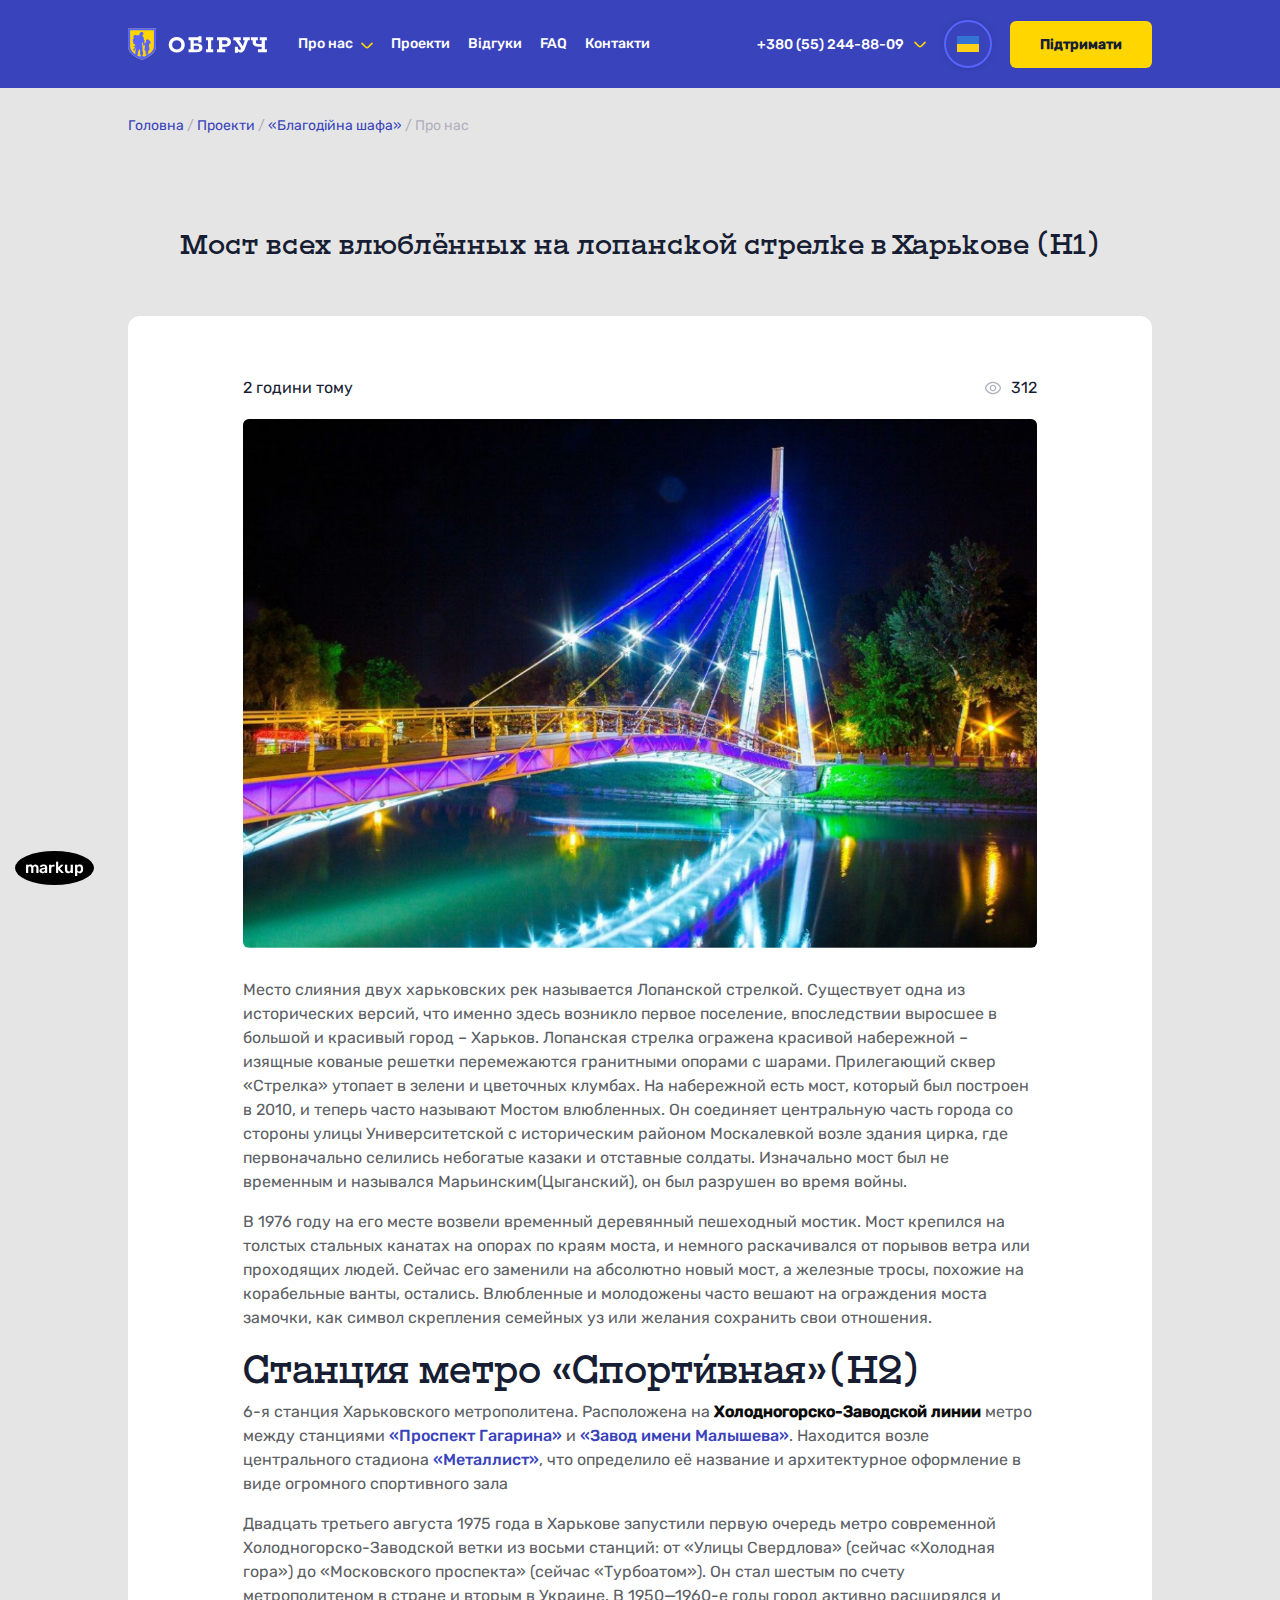
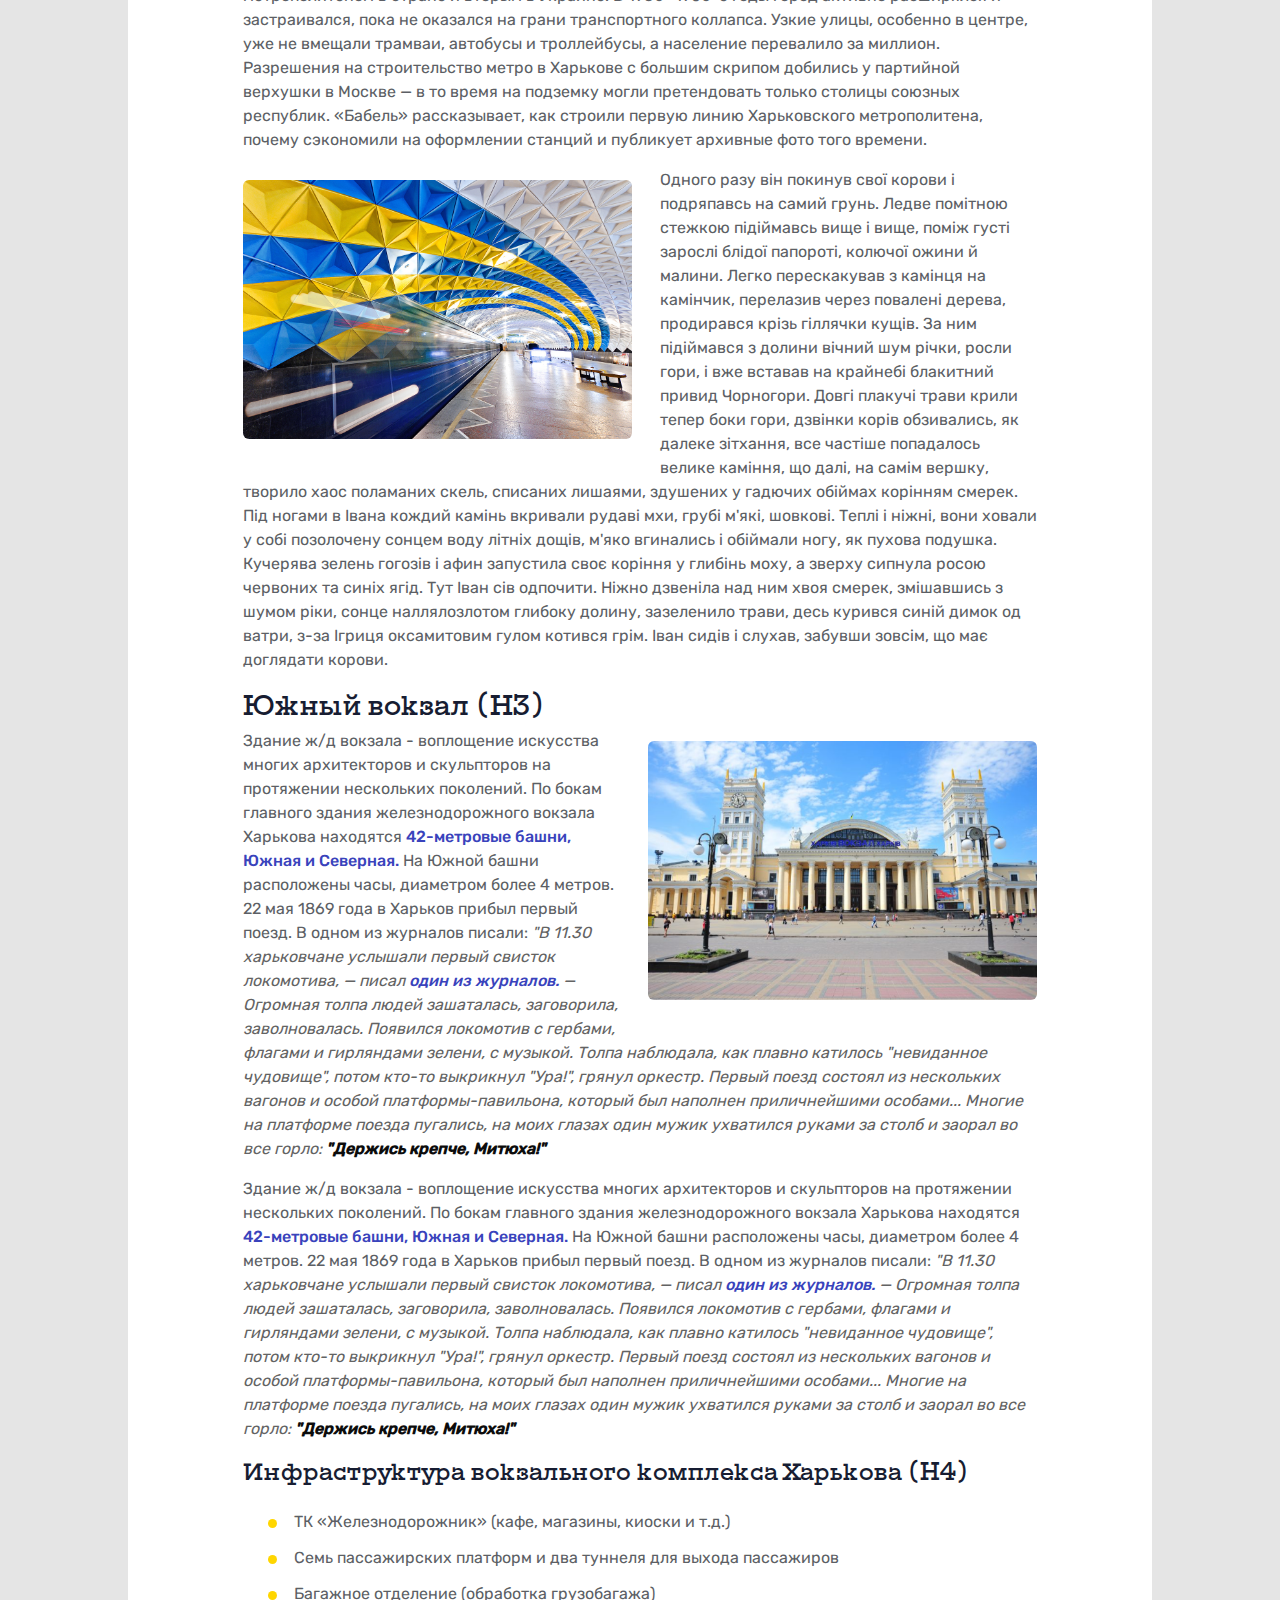
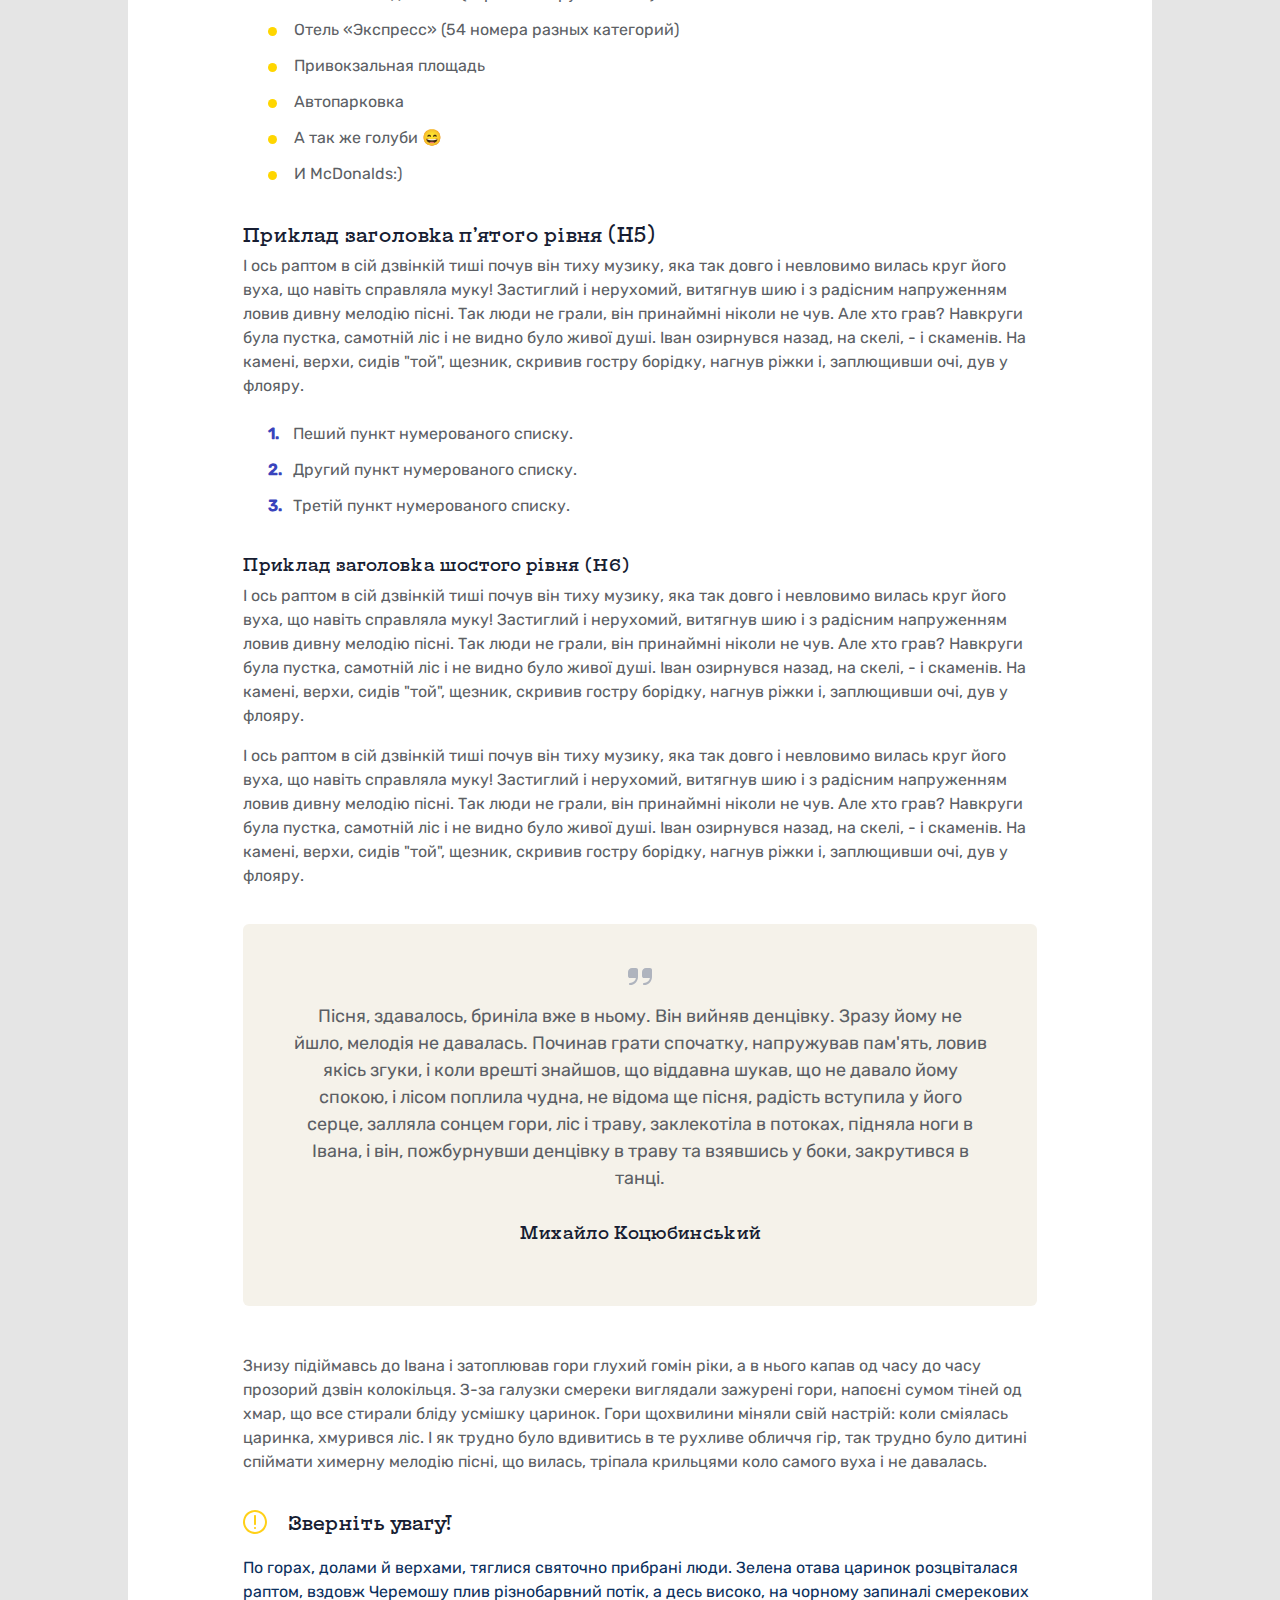
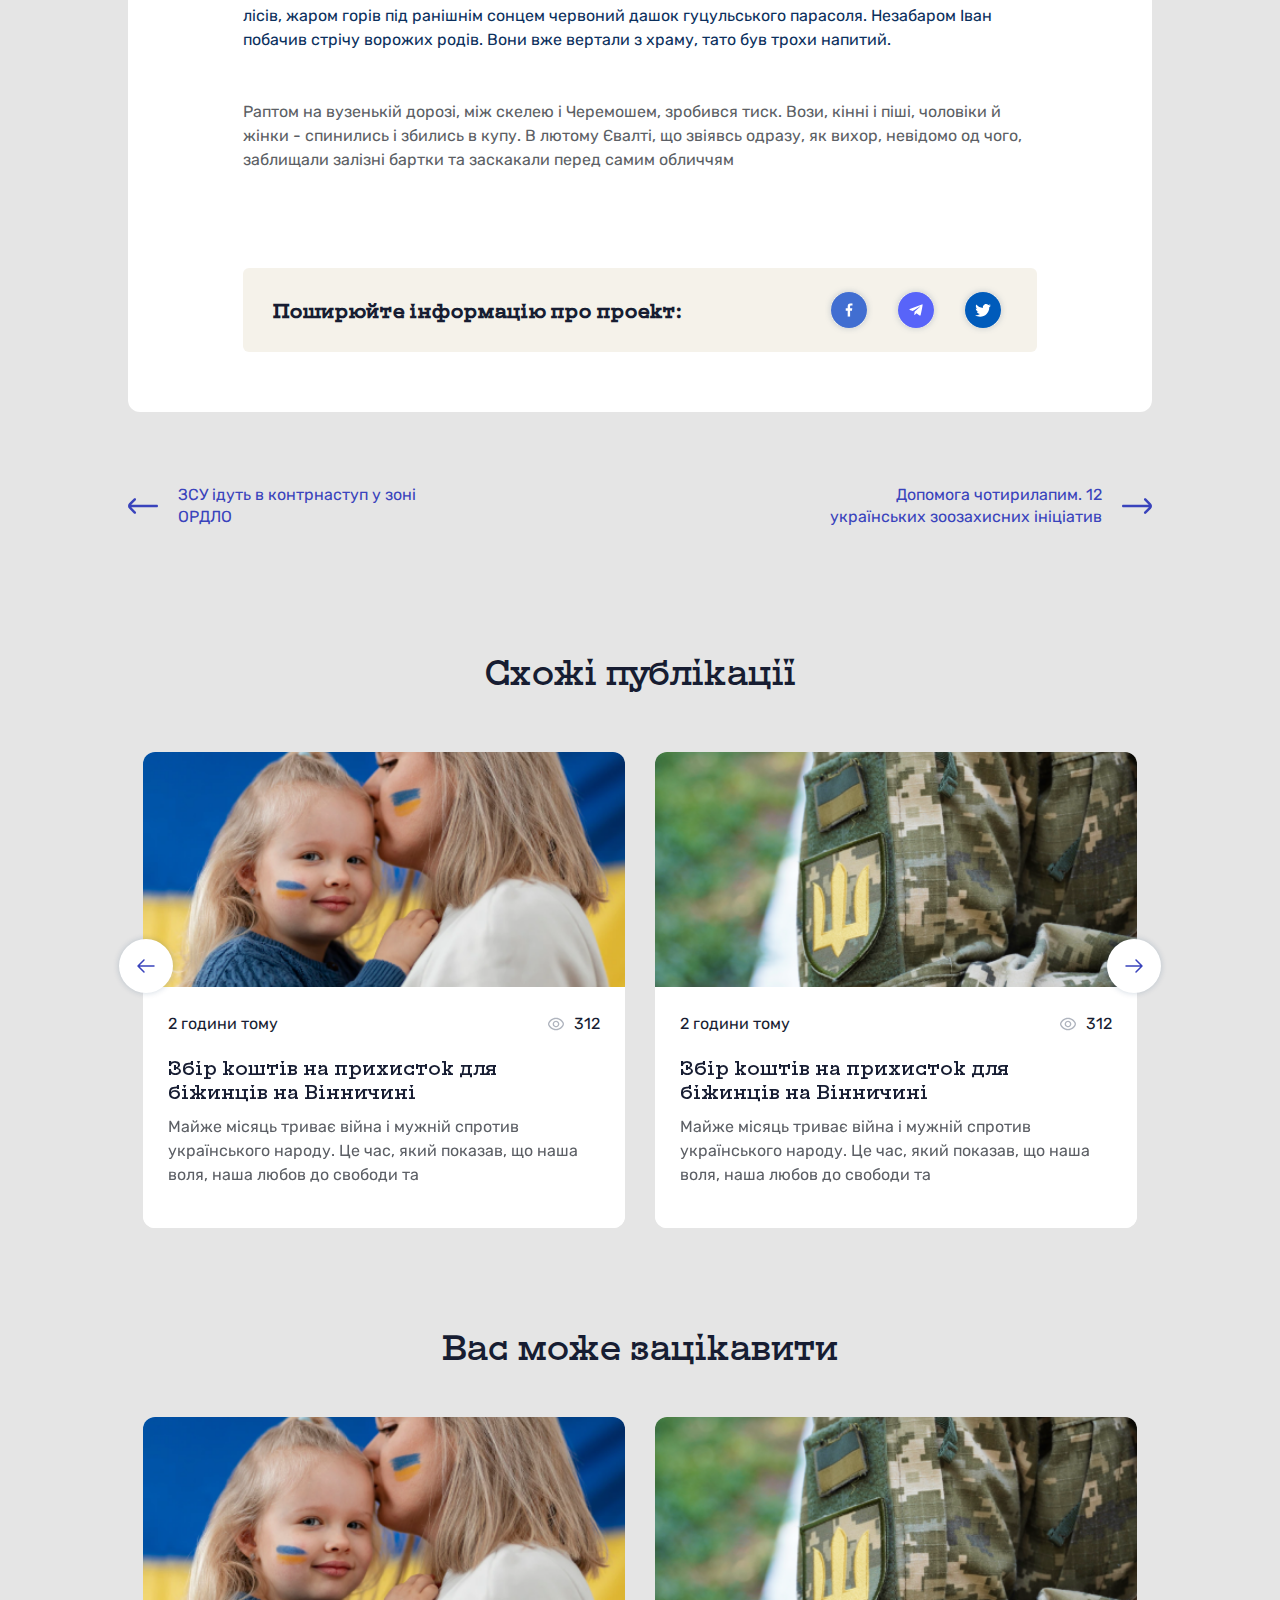
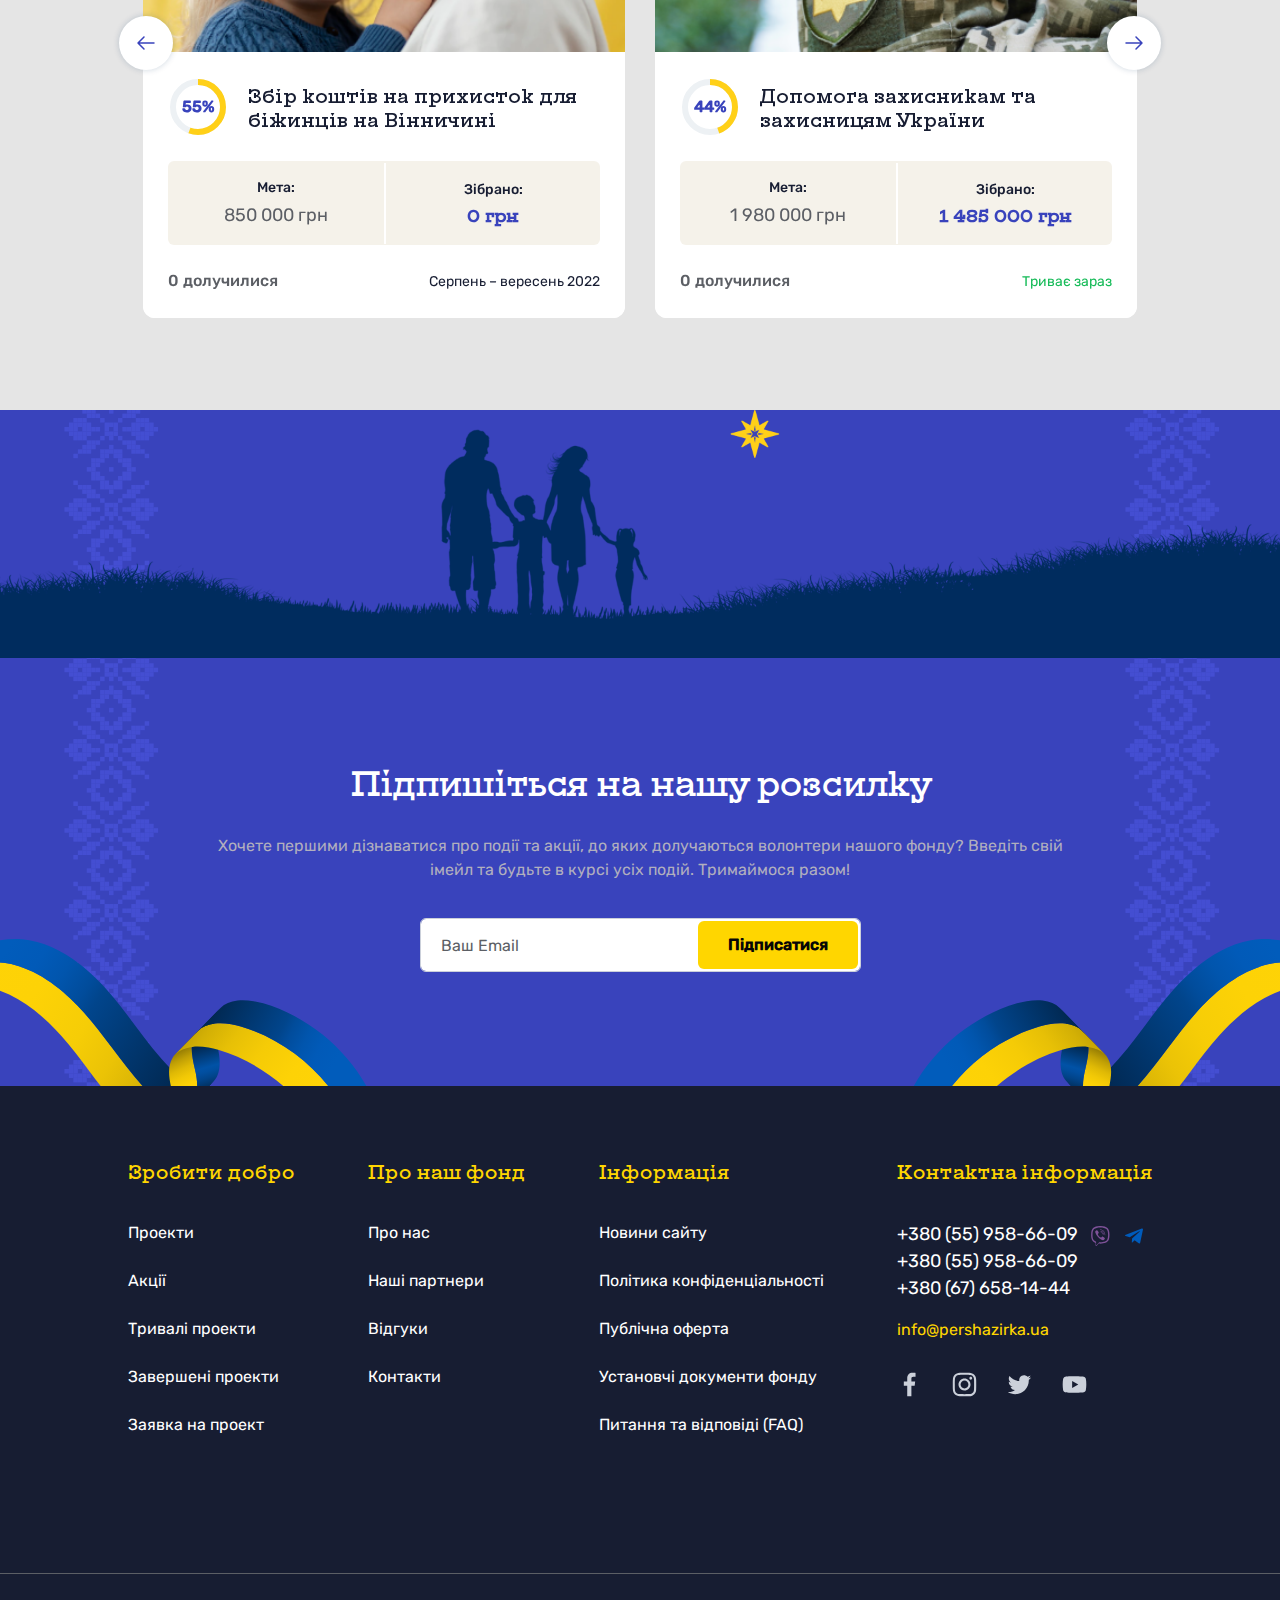
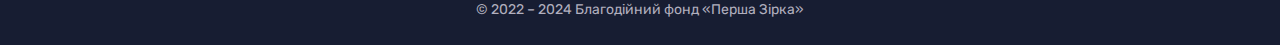
<file: article.html>
<!DOCTYPE html>
<html lang="ru">

<head>
    <meta charset="UTF-8">
    <meta name="theme-color" content="#005BBB">
    <meta name="viewport" content="width=device-width,initial-scale=1,user-scalable=no" />
    <title>Благодійний фонд «Обіруч»</title>
    <link rel="shortcut icon" href="assets/img/favicon.png" />
    <link rel="stylesheet" type="text/css" href="assets/css/bootstrap.min.css" />
    <link rel="stylesheet" type="text/css" href="assets/css/slick.css" />
    <link rel="stylesheet" type="text/css" href="assets/css/slick-theme.css" />
    <link rel="stylesheet" type="text/css" href="assets/css/jquery.fancybox.min.css" />
    <link rel="stylesheet" type="text/css" href="assets/css/nice-select.css" />
    <link rel="stylesheet" type="text/css" href="style.css" />

</head>

<body>

    <!-- 
<div class='thetop'></div>
<div class='scrolltop'>
    <div  class='muve-top'></div>
</div>
-->
    <a href="markup.html" class="markup-link">markup</a>

    <header class="header">
        <div class="wrapper">
            <div class="row-custom jcsb aic">
                <div class="header__menu-wrap">
                    <a href="index.html" class="logo"><img src="assets/img/Logo.svg" alt="" /></a>
                    <nav>
                        <ul>
                            <li class="menu-item-has-children">
                                <a href="about-page.html">Про нас</a>
                                <ul class="sub-menu">
                                    <li><a href="about-page.html">Про наш фонд</a></li>
                                    <li><a href="template-page.html">Наші партнери</a></li>
                                    <li><a href="reviews.html">Відгуки</a></li>
                                    <li><a href="faq.html">Питання та відповіді (FAQ)</a></li>
                                    <li><a href="contacts.html">Контакти</a></li>
                                    <li><a href="template-page.html">Публічна оферта</a></li>
                                    <li><a href="template-page.html">Політика конфіденціальності</a></li>
                                    <li><a href="template-page.html">Установчі документи фонду</a></li>
                                </ul>
                            </li>
                            <li><a href="projects-category.html">Проекти</a></li>
                            <li><a href="reviews.html">Відгуки</a></li>
                            <li><a href="faq.html">FAQ</a></li>
                            <li><a href="contacts.html">Контакти</a></li>
                        </ul>
                        <div class="mob-menu-bot">

                            <a href="#" class="btn btn-primary" data-bs-toggle="modal" data-bs-target="#exampleModal">Підтримати</a>
                        </div>
                    </nav>
                </div>
                <div class="header__info-wrap row-custom aic">
                    <div class="header__phone-wrap">
                        <div class="phone-dropdown">
                            <div class="phone-dropdown__top">
                                <a href="tel:+380 (55) 244-88-09">+380 (55) 244-88-09</a>
                                <svg width="12" height="7" viewBox="0 0 12 7" fill="none" xmlns="http://www.w3.org/2000/svg">
                                    <path d="M11.5897 0.841667C11.5123 0.76356 11.4201 0.701565 11.3185 0.659258C11.217 0.616951 11.1081 0.595169 10.9981 0.595169C10.888 0.595169 10.7791 0.616951 10.6776 0.659258C10.576 0.701565 10.4839 0.76356 10.4064 0.841667L6.58972 4.65833C6.51225 4.73643 6.42009 4.79843 6.31854 4.84074C6.21699 4.88304 6.10807 4.90482 5.99806 4.90482C5.88805 4.90482 5.77912 4.88304 5.67758 4.84074C5.57603 4.79843 5.48386 4.73643 5.40639 4.65833L1.58972 0.841667C1.51225 0.76356 1.42009 0.701565 1.31854 0.659258C1.21699 0.616951 1.10807 0.595169 0.998056 0.595169C0.888046 0.595169 0.779125 0.616951 0.677576 0.659258C0.576026 0.701565 0.483859 0.76356 0.40639 0.841667C0.25118 0.997802 0.164063 1.20901 0.164062 1.42917C0.164063 1.64932 0.25118 1.86053 0.40639 2.01666L4.23139 5.84166C4.70014 6.30982 5.33555 6.57279 5.99806 6.57279C6.66056 6.57279 7.29597 6.30982 7.76472 5.84166L11.5897 2.01666C11.7449 1.86053 11.8321 1.64932 11.8321 1.42917C11.8321 1.20901 11.7449 0.997802 11.5897 0.841667Z" fill="#FFD600" />
                                </svg>
                                <div class="btn-icon btn-mob-phone">
                                    <i class="icon-svg icon-phone"></i>
                                </div>
                            </div>
                            <div class="phone-dropdown__menu">
                                <ul>
                                    <li>
                                        <a href="tel:+380 (55) 958-66-09">+380 (55) 958-66-09</a>
                                        <a href="viber://chat?number=%2B380559586609">
										<img src="assets/img/viber.svg" alt="" />
									</a>
                                        <a href="https://telegram.me/voryag905">
										<img src="assets/img/telegram.svg" alt="" />
									</a>
                                    </li>
                                    <li>
                                        <a href="tel:+380 (55) 958-66-09">+380 (55) 958-66-09</a>
                                    </li>
                                    <li>
                                        <a href="tel:+380 (67) 658-14-44">+380 (67) 658-14-44</a>
                                    </li>
                                </ul>
                                <a href="mailto:info@obiruch.ua" class="email">
								info@obiruch.ua
							</a>
                                <a href="#" class="btn btn-primary"  data-bs-toggle="modal" data-bs-target="#formMessage">
								<svg xmlns="http://www.w3.org/2000/svg" width="23" height="22" viewBox="0 0 23 22" fill="none">
									<path fill-rule="evenodd" clip-rule="evenodd" d="M1.64453 11C1.64453 5.5577 6.05639 1.14584 11.4987 1.14584C11.8784 1.14584 12.1862 1.45365 12.1862 1.83334C12.1862 2.21304 11.8784 2.52084 11.4987 2.52084C6.81578 2.52084 3.01953 6.3171 3.01953 11C3.01953 15.6829 6.81578 19.4792 11.4987 19.4792C16.1816 19.4792 19.9779 15.6829 19.9779 11C19.9779 10.6203 20.2857 10.3125 20.6654 10.3125C21.0451 10.3125 21.3529 10.6203 21.3529 11C21.3529 16.4423 16.941 20.8542 11.4987 20.8542C6.05639 20.8542 1.64453 16.4423 1.64453 11ZM15.8717 2.08627C17.1256 0.83237 19.1585 0.83237 20.4124 2.08627C21.6663 3.34016 21.6663 5.37313 20.4124 6.62702L14.3183 12.7211C13.978 13.0615 13.7648 13.2747 13.5269 13.4603C13.2467 13.6789 12.9435 13.8663 12.6227 14.0191C12.3503 14.149 12.0642 14.2443 11.6076 14.3965L8.9451 15.284C8.45354 15.4478 7.9116 15.3199 7.54522 14.9535C7.17883 14.5871 7.0509 14.0452 7.21475 13.5536L8.10224 10.8911C8.25442 10.4345 8.34975 10.1484 8.47956 9.87604C8.63245 9.55523 8.81984 9.25203 9.03841 8.97181C9.22398 8.73389 9.43721 8.52069 9.77761 8.18034L15.8717 2.08627ZM19.4402 3.05854C18.7232 2.34161 17.5609 2.34161 16.844 3.05854L16.4987 3.40377C16.5195 3.49165 16.5486 3.59634 16.5892 3.71312C16.7205 4.09175 16.9691 4.59041 17.4387 5.06C17.9083 5.52959 18.407 5.77819 18.7856 5.90955C18.9024 5.95006 19.0071 5.97918 19.0949 5.99999L19.4402 5.65475C20.1571 4.93783 20.1571 3.77546 19.4402 3.05854ZM18.0117 7.08317C17.5388 6.87977 16.9878 6.55368 16.4664 6.03228C15.945 5.51087 15.6189 4.95993 15.4155 4.48696L10.7814 9.12108C10.3996 9.50288 10.2499 9.6543 10.1226 9.81746C9.96546 10.0189 9.83073 10.2369 9.72081 10.4676C9.63178 10.6544 9.56332 10.856 9.39257 11.3683L8.99666 12.556L9.94272 13.502L11.1304 13.1061C11.6427 12.9354 11.8443 12.8669 12.0311 12.7779C12.2618 12.668 12.4798 12.5332 12.6812 12.3761C12.8444 12.2488 12.9958 12.0991 13.3776 11.7173L18.0117 7.08317Z" fill="#171D32"/>
								</svg>
								<span>Написати повідомлення</span>
							</a>
                            </div>
                        </div>
                    </div>
                    <div class="header__lang-wrap">
                        <div class="lang-dropdown">
                            <div class="lang-dropdown__top btn-icon">
                                <img src="assets/img/Ukraine.svg" alt="" />
						</div>
                                <div class="lang-dropdown__menu">
                                    <ul>
                                        <li>
                                            <a href="#ua">
										<img src="assets/img/Ukraine.svg" alt="" />
										<span>Українська</span>
									</a>
                                        </li>
                                        <li>
                                            <a href="#uk">
										<img src="assets/img/UK.svg" alt="" />
										<span>English</span>
									</a>
                                        </li>
                                        <li>
                                            <a href="#uk">
										<img src="assets/img/UK.svg" alt="" />
										<span>English</span>
									</a>
                                        </li>
                                    </ul>
                                </div>
                            </div>
                        </div>
                        <a href="page-404.html" class="login btn-icon d-none">
					<svg
						width="20"
						height="20"
						viewBox="0 0 20 20"
						fill="none"
						xmlns="http://www.w3.org/2000/svg"
					>
						<g clip-path="url(#clip0_183_5966)">
							<path
								d="M10 9.99995C10.9889 9.99995 11.9556 9.7067 12.7779 9.1573C13.6001 8.60789 14.241 7.827 14.6194 6.91337C14.9978 5.99974 15.0969 4.9944 14.9039 4.0245C14.711 3.05459 14.2348 2.16368 13.5355 1.46441C12.8363 0.765152 11.9454 0.288949 10.9755 0.0960224C10.0055 -0.0969037 9.00021 0.00211302 8.08658 0.380551C7.17295 0.758989 6.39206 1.39985 5.84265 2.2221C5.29324 3.04434 5 4.01104 5 4.99995C5.00132 6.32563 5.52853 7.59663 6.46593 8.53402C7.40332 9.47142 8.67432 9.99863 10 9.99995ZM10 1.66662C10.6593 1.66662 11.3037 1.86211 11.8519 2.22838C12.4001 2.59466 12.8273 3.11525 13.0796 3.72434C13.3319 4.33343 13.3979 5.00365 13.2693 5.65025C13.1407 6.29685 12.8232 6.8908 12.357 7.35697C11.8908 7.82315 11.2969 8.14062 10.6503 8.26923C10.0037 8.39785 9.33348 8.33184 8.72439 8.07955C8.1153 7.82726 7.59471 7.40001 7.22844 6.85185C6.86216 6.30369 6.66667 5.65922 6.66667 4.99995C6.66667 4.11589 7.01786 3.26805 7.64298 2.64293C8.2681 2.01781 9.11595 1.66662 10 1.66662Z"
								fill="#0B305D"
							/>
							<path
								d="M10 11.6672C8.01155 11.6694 6.10518 12.4603 4.69914 13.8663C3.29309 15.2724 2.50221 17.1787 2.5 19.1672C2.5 19.3882 2.5878 19.6002 2.74408 19.7564C2.90036 19.9127 3.11232 20.0005 3.33333 20.0005C3.55435 20.0005 3.76631 19.9127 3.92259 19.7564C4.07887 19.6002 4.16667 19.3882 4.16667 19.1672C4.16667 17.6201 4.78125 16.1363 5.87521 15.0424C6.96917 13.9484 8.4529 13.3338 10 13.3338C11.5471 13.3338 13.0308 13.9484 14.1248 15.0424C15.2188 16.1363 15.8333 17.6201 15.8333 19.1672C15.8333 19.3882 15.9211 19.6002 16.0774 19.7564C16.2337 19.9127 16.4457 20.0005 16.6667 20.0005C16.8877 20.0005 17.0996 19.9127 17.2559 19.7564C17.4122 19.6002 17.5 19.3882 17.5 19.1672C17.4978 17.1787 16.7069 15.2724 15.3009 13.8663C13.8948 12.4603 11.9884 11.6694 10 11.6672Z"
								fill="#0B305D"
							/>
						</g>
						<defs>
							<clipPath id="clip0_183_5966">
								<rect width="20" height="20" fill="white" />
							</clipPath>
						</defs>
					</svg>
				</a>
                        <a href="#" class="btn btn-primary" data-bs-toggle="modal" data-bs-target="#exampleModal">Підтримати</a>
                        <div class="btn-menu">
                            <span></span>
                            <span></span>
                            <span></span>
                        </div>
                    </div>
                </div>
            </div>
    </header>

    <main class="article">
        <div class="wrapper">
            <div class="breadcrumb">
                <span>
      <span>
        <a href="index.html">Головна </a> / <span><a href="projects-category.html">Проекти</a> /
          <span><a href="project-item.html">«Благодійна шафа»</a> / 
            <span class="breadcrumb_last">Про нас</span></span></span></span></span>
            </div>
        </div>

        <h1 class="title-icon">

        <span>Мост всех влюблённых на лопанской стрелке в Харькове (H1)</span>
    </h1>
        <div class="wrapper">
            <div class="post-item">
                <div class="item-project__views">
                    <span>2 години тому</span>
                    <span><i class="icon-svg icon-eye"></i> 312 </span>
                </div>
                <a href="assets/img/project-item-img-4.png" class="fancybox" data-fancybox="gallery" data-caption="Caption #1">
                <img src="assets/img/project-item-img-4.png" class="aligncenter" alt="" />
            </a>
                <p>Место слияния двух харьковских рек называется Лопанской стрелкой. Существует одна из исторических версий, что именно здесь возникло первое поселение, впоследствии выросшее в большой и красивый город – Харьков. Лопанская стрелка огражена красивой набережной – изящные кованые решетки перемежаются гранитными опорами с шарами. Прилегающий сквер «Стрелка» утопает в зелени и цветочных клумбах. На набережной есть мост, который был построен в 2010, и теперь часто называют Мостом влюбленных. Он соединяет центральную часть города со стороны улицы Университетской с историческим районом Москалевкой возле здания цирка, где первоначально селились небогатые казаки и отставные солдаты. Изначально мост был не временным и назывался Марьинским(Цыганский), он был разрушен во время войны. </p>
                <p>В 1976 году на его месте возвели временный деревянный пешеходный мостик. Мост крепился на толстых стальных канатах на опорах по краям моста, и немного раскачивался от порывов ветра или проходящих людей. Сейчас его заменили на абсолютно новый мост, а железные тросы, похожие на корабельные ванты, остались. Влюбленные и молодожены часто вешают на ограждения моста замочки, как символ скрепления семейных уз или желания сохранить свои отношения.</p>

                <h2>Станция метро «Спорти́вная»(H2) </h2>
                <p>6-я станция Харьковского метрополитена. Расположена на <b>Холодногорско-Заводской линии</b> метро между станциями <a href="#">«Проспект Гагарина»</a> и <a href="#">«Завод имени Малышева»</a>. Находится возле центрального стадиона <a href="#">«Металлист»</a>, что определило её название и архитектурное оформление в виде огромного спортивного зала</p>
                <p>Двадцать третьего августа 1975 года в Харькове запустили первую очередь метро современной Холодногорско-Заводской ветки из восьми станций: от «Улицы Свердлова» (сейчас «Холодная гора») до «Московского проспекта» (сейчас «Турбоатом»). Он стал шестым по счету метрополитеном в стране и вторым в Украине. В 1950—1960-е годы город активно расширялся и застраивался, пока не оказался на грани транспортного коллапса. Узкие улицы, особенно в центре, уже не вмещали трамваи, автобусы и троллейбусы, а население перевалило за миллион. Разрешения на строительство метро в Харькове с большим скрипом добились у партийной верхушки в Москве — в то время на подземку могли претендовать только столицы союзных республик. «Бабель» рассказывает, как строили первую линию Харьковского метрополитена, почему сэкономили на оформлении станций и публикует архивные фото того времени.</p>


                <a href="assets/img/project-item-img-2.png" class="fancybox" data-fancybox="gallery" data-caption="Caption #1">
                <img src="assets/img/project-item-img-2.png"  class="alignleft"  alt="">
            </a>
                <p>Одного разу він покинув свої корови і подряпавсь на самий грунь. Ледве помітною стежкою підіймавсь вище і вище, поміж густі зарослі блідої папороті, колючої ожини й малини. Легко перескакував з камінця на камінчик, перелазив через повалені дерева, продирався крізь гіллячки кущів. За ним підіймався з долини вічний шум річки, росли гори, і вже вставав на крайнебі блакитний привид Чорногори. Довгі плакучі трави крили тепер боки гори, дзвінки корів обзивались, як далеке зітхання, все частіше попадалось велике каміння, що далі, на самім вершку, творило хаос поламаних скель, списаних лишаями, здушених у гадючих обіймах корінням смерек. Під ногами в Івана кождий камінь вкривали рудаві мхи, грубі м'які, шовкові. Теплі і ніжні, вони ховали у собі позолочену сонцем воду літніх дощів, м'яко вгинались і обіймали ногу, як пухова подушка. Кучерява зелень гогозів і афин запустила своє коріння у глибінь моху, а зверху сипнула росою червоних та синіх ягід. Тут Іван сів одпочити. Ніжно дзвеніла над ним хвоя смерек, змішавшись з шумом ріки, сонце наллялозлотом глибоку долину, зазеленило трави, десь курився синій димок од ватри, з-за Ігриця оксамитовим гулом котився грім. Іван сидів і слухав, забувши зовсім, що має доглядати корови.</p>

                <h3>Южный вокзал (H3)</h3>

                <a href="assets/img/project-item-img-3.png" class="fancybox" data-fancybox="gallery" data-caption="Caption #1">
                <img src="assets/img/project-item-img-3.png"  class="alignright"  alt="">
            </a>
                <p> Здание ж/д вокзала - воплощение искусства многих архитекторов и скульпторов на протяжении нескольких поколений. По бокам главного здания железнодорожного вокзала Харькова находятся <a href="#"> 42-метровые башни, Южная и Северная.</a> На Южной башни расположены часы, диаметром более 4 метров. 22 мая 1869 года в Харьков прибыл первый поезд. В одном из журналов писали: <i>"В 11.30 харьковчане услышали первый свисток локомотива, — писал <a href="#">один из журналов.</a> — Огромная толпа людей зашаталась, заговорила, заволновалась. Появился локомотив с гербами, флагами и гирляндами зелени, с музыкой. Толпа наблюдала, как плавно катилось "невиданное чудовище", потом кто-то выкрикнул "Ура!", грянул оркестр. Первый поезд состоял из нескольких вагонов и особой платформы-павильона, который был наполнен приличнейшими особами... Многие на платформе поезда пугались, на моих глазах один мужик ухватился руками за столб и заорал во все горло: <b>"Держись крепче, Митюха!"</b></i></p>
                <p> Здание ж/д вокзала - воплощение искусства многих архитекторов и скульпторов на протяжении нескольких поколений. По бокам главного здания железнодорожного вокзала Харькова находятся <a href="#"> 42-метровые башни, Южная и Северная.</a> На Южной башни расположены часы, диаметром более 4 метров. 22 мая 1869 года в Харьков прибыл первый поезд. В одном из журналов писали: <i>"В 11.30 харьковчане услышали первый свисток локомотива, — писал <a href="#">один из журналов.</a> — Огромная толпа людей зашаталась, заговорила, заволновалась. Появился локомотив с гербами, флагами и гирляндами зелени, с музыкой. Толпа наблюдала, как плавно катилось "невиданное чудовище", потом кто-то выкрикнул "Ура!", грянул оркестр. Первый поезд состоял из нескольких вагонов и особой платформы-павильона, который был наполнен приличнейшими особами... Многие на платформе поезда пугались, на моих глазах один мужик ухватился руками за столб и заорал во все горло: <b>"Держись крепче, Митюха!"</b></i></p>

                <h4>Инфраструктура вокзального комплекса Харькова (H4)</h4>

                <ul>
                    <li>ТК «Железнодорожник» (кафе, магазины, киоски и т.д.)</li>
                    <li>Семь пассажирских платформ и два туннеля для выхода пассажиров</li>
                    <li>Багажное отделение (обработка грузобагажа)</li>
                    <li>Отель «Экспресс» (54 номера разных категорий)</li>
                    <li>Привокзальная площадь</li>
                    <li>Автопарковка</li>
                    <li>А так же голуби 😄</li>
                    <li>И McDonalds:)</li>
                </ul>
                <h5>Приклад заголовка п’ятого рівня (H5)</h5>
                <p>І ось раптом в сій дзвінкій тиші почув він тиху музику, яка так довго і невловимо вилась круг його вуха, що навіть справляла муку! Застиглий і нерухомий, витягнув шию і з радісним напруженням ловив дивну мелодію пісні. Так люди не грали, він принаймні ніколи не чув. Але хто грав? Навкруги була пустка, самотній ліс і не видно було живої душі. Іван озирнувся назад, на скелі, - і скаменів. На камені, верхи, сидів "той", щезник, скривив гостру борідку, нагнув ріжки і, заплющивши очі, дув у флояру. </p>

                <ol>
                    <li>Пеший пункт нумерованого списку.</li>
                    <li>Другий пункт нумерованого списку.</li>
                    <li>Третій пункт нумерованого списку.</li>
                </ol>
                <h6>Приклад заголовка шостого рівня (H6)</h6>
                <p>І ось раптом в сій дзвінкій тиші почув він тиху музику, яка так довго і невловимо вилась круг його вуха, що навіть справляла муку! Застиглий і нерухомий, витягнув шию і з радісним напруженням ловив дивну мелодію пісні. Так люди не грали, він принаймні ніколи не чув. Але хто грав? Навкруги була пустка, самотній ліс і не видно було живої душі. Іван озирнувся назад, на скелі, - і скаменів. На камені, верхи, сидів "той", щезник, скривив гостру борідку, нагнув ріжки і, заплющивши очі, дув у флояру. </p>
                <p>І ось раптом в сій дзвінкій тиші почув він тиху музику, яка так довго і невловимо вилась круг його вуха, що навіть справляла муку! Застиглий і нерухомий, витягнув шию і з радісним напруженням ловив дивну мелодію пісні. Так люди не грали, він принаймні ніколи не чув. Але хто грав? Навкруги була пустка, самотній ліс і не видно було живої душі. Іван озирнувся назад, на скелі, - і скаменів. На камені, верхи, сидів "той", щезник, скривив гостру борідку, нагнув ріжки і, заплющивши очі, дув у флояру. </p>
                <blockquote>
                    <p>Пісня, здавалось, бриніла вже в ньому. Він вийняв денцівку. Зразу йому не йшло, мелодія не давалась. Починав грати спочатку, напружував пам'ять, ловив якісь згуки, і коли врешті знайшов, що віддавна шукав, що не давало йому спокою, і лісом поплила чудна, не відома ще пісня, радість вступила у його серце, залляла сонцем гори, ліс і траву, заклекотіла в потоках, підняла ноги в Івана, і він, пожбурнувши денцівку в траву та взявшись у боки, закрутився в танці. </p>

                    <h6>Михайло Коцюбинський</h6>
                </blockquote>
                <p>Знизу підіймавсь до Івана і затоплював гори глухий гомін ріки, а в нього капав од часу до часу прозорий дзвін колокільця. З-за галузки смереки виглядали зажурені гори, напоєні сумом тіней од хмар, що все стирали бліду усмішку царинок. Гори щохвилини міняли свій настрій: коли сміялась царинка, хмурився ліс. І як трудно було вдивитись в те рухливе обличчя гір, так трудно було дитині спіймати химерну мелодію пісні, що вилась, тріпала крильцями коло самого вуха і не давалась.</p>
                <div class="attention">
                    <h5>Зверніть увагу!</h5>
                    <p>По горах, долами й верхами, тяглися святочно прибрані люди. Зелена отава царинок розцвіталася раптом, вздовж Черемошу плив різнобарвний потік, а десь високо, на чорному запиналі смерекових лісів, жаром горів під ранішнім сонцем червоний дашок гуцульського парасоля. Незабаром Іван побачив стрічу ворожих родів. Вони вже вертали з храму, тато був трохи напитий. </p>
                </div>
                <p>Раптом на вузенькій дорозі, між скелею і Черемошем, зробився тиск. Вози, кінні і піші, чоловіки й жінки - спинились і збились в купу. В лютому Євалті, що звіявсь одразу, як вихор, невідомо од чого, заблищали залізні бартки та заскакали перед самим обличчям</p>
                <div class="repost">
                    <div class="repost-title">Поширюйте інформацію про проект:</div>
                    <nav class="nav-socials">
                        <a href="#"><img src="assets/img/icon-facebook.svg" class="img-fluid" alt="facebook"></a>
                        <a href="#"><img src="assets/img/icon-telegram.svg" class="img-fluid" alt="telegram"></a>
                        <a href="#"><img src="assets/img/icon-twiter.svg" class="img-fluid" alt="twiter"></a>
                    </nav>
                </div>
            </div>
            <div class="post-navigation">
                <a href="article.html" class="post-navigation__prev">ЗСУ ідуть в контрнаступ у зоні ОРДЛО</a>
                <a href="article.html" class="post-navigation__next">Допомога чотирилапим. 12 українських зоозахисних ініціатив</a>
            </div>
        </div>










        <section class="news-home">
            <div class="wrapper">
                <h2 class="title-icon">
               <span> Схожі публікації</span>
            </h2>
                <div class="slider-project slider-def slider-def-three-el">
                    <div class="item-project item-project--news">
                        <a href="article.html" class="item-project__img">
                        <img src="./assets/img/proj-item-1.png" alt="" />
                    </a>
                        <div class="item-project__info-wrap">
                            <div class="item-project__views">
                                <span>2 години тому</span>
                                <span><i class="icon-svg icon-eye"></i> 312 </span>
                            </div>
                            <div class="item-project__title">
                                <a href="article.html">Збір коштів на прихисток для біжинців на Вінничині</a>
                            </div>
                            <p class="item-project__descr">
                                Майже місяць триває війна і мужній спротив українського народу. Це
                                час, який показав, що наша воля, наша любов до свободи та
                            </p>
                        </div>
                    </div>
                    <div class="item-project item-project--news">
                        <a href="article.html" class="item-project__img">
                        <img src="./assets/img/proj-item-2.png" alt="" />
                    </a>
                        <div class="item-project__info-wrap">
                            <div class="item-project__views">
                                <span>2 години тому</span>
                                <span><i class="icon-svg icon-eye"></i> 312 </span>
                            </div>
                            <div class="item-project__title">
                                <a href="article.html">Збір коштів на прихисток для біжинців на Вінничині</a>
                            </div>
                            <p class="item-project__descr">
                                Майже місяць триває війна і мужній спротив українського народу. Це
                                час, який показав, що наша воля, наша любов до свободи та
                            </p>
                        </div>
                    </div>
                    <div class="item-project item-project--news">
                        <a href="article.html" class="item-project__img">
                        <img src="./assets/img/proj-item-3.png" alt="" />
                    </a>
                        <div class="item-project__info-wrap">
                            <div class="item-project__views">
                                <span>2 години тому</span>
                                <span><i class="icon-svg icon-eye"></i> 312 </span>
                            </div>
                            <div class="item-project__title">
                                <a href="article.html">Збір коштів на прихисток для біжинців на Вінничині</a>
                            </div>
                            <p class="item-project__descr">
                                Майже місяць триває війна і мужній спротив українського народу. Це
                                час, який показав, що наша воля, наша любов до свободи та
                            </p>
                        </div>
                    </div>
                    <div class="item-project item-project--news">
                        <a href="article.html" class="item-project__img">
                        <img src="./assets/img/proj-item-4.png" alt="" />
                    </a>
                        <div class="item-project__info-wrap">
                            <div class="item-project__views">
                                <span>2 години тому</span>
                                <span><i class="icon-svg icon-eye"></i> 312 </span>
                            </div>
                            <div class="item-project__title">
                                <a href="article.html">Збір коштів на прихисток для біжинців на Вінничині</a>
                            </div>
                            <p class="item-project__descr">
                                Майже місяць триває війна і мужній спротив українського народу. Це
                                час, який показав, що наша воля, наша любов до свободи та
                            </p>
                        </div>
                    </div>
                </div>
            </div>
        </section>






        <section class="project-slider">
            <div class="wrapper">
                <h2 class="title-icon">

            <span>Вас може зацікавити</span>
        </h2>

                <div class="slider-project slider-def slider-def-three-el">
                    <div class="item-project">
                        <a href="project-item.html" class="item-project__img">
                    <img src="./assets/img/proj-item-1.png" alt="" />
                </a>
                        <div class="item-project__info-wrap">
                            <div class="item-project__title">
                                <a href="project-item.html">Збір коштів на прихисток для біжинців на Вінничині</a>
                                <div class="progress">
                                    <svg xmlns="http://www.w3.org/2000/svg" viewBox="0 0 60 60" height="60" width="60" data-value="55">
                                        <circle class="bg" cx="30" cy="30" r="25" fill="none" stroke="#EDF1F4" stroke-miterlimit="10" />
                                        <circle class="meter" cx="30" cy="30" r="25" fill="none" stroke="#FFD018" stroke-dashoffset="157" stroke-dasharray="157" stroke-miterlimit="10" />
                                    </svg>
                                </div>
                            </div>
                            <div class="item-project__wrap-sum">
                                <div class="item-project__wrap-sum-from">
                                    <span>Мета:</span>
                                    <span>850 000 грн</span>
                                </div>
                                <div class="item-project__wrap-sum-to">
                                    <span>Зібрано:</span>
                                    <b>0 грн</b>
                                </div>
                            </div>
                            <div class="item-project__date">
                                <span>0 долучилися</span>
                                <span>Серпень – вересень 2022</span>
                            </div>
                        </div>
                    </div>
                    <div class="item-project">
                        <a href="project-item.html" class="item-project__img">
                    <img src="./assets/img/proj-item-2.png" alt="" />
                </a>
                        <div class="item-project__info-wrap">
                            <div class="item-project__title">
                                <a href="project-item.html">Допомога захисникам та захисницям України</a>
                                <div class="progress">
                                    <svg xmlns="http://www.w3.org/2000/svg" viewBox="0 0 60 60" height="60" width="60" data-value="44">
                                        <circle class="bg" cx="30" cy="30" r="25" fill="none" stroke="#EDF1F4" stroke-miterlimit="10" />
                                        <circle class="meter" cx="30" cy="30" r="25" fill="none" stroke="#FFD018" stroke-dashoffset="157" stroke-dasharray="157" stroke-miterlimit="10" />
                                    </svg>
                                </div>
                            </div>
                            <div class="item-project__wrap-sum">
                                <div class="item-project__wrap-sum-from">
                                    <span>Мета:</span>
                                    <span>1 980 000 грн</span>
                                </div>
                                <div class="item-project__wrap-sum-to">
                                    <span>Зібрано:</span>
                                    <b>1 485 000 грн</b>
                                </div>
                            </div>
                            <div class="item-project__date">
                                <span>0 долучилися</span>
                                <span class="item-project__date-now">Триває зараз</span>
                            </div>
                        </div>
                    </div>
                    <div class="item-project">
                        <a href="project-item.html" class="item-project__img">
                    <img src="./assets/img/proj-item-3.png" alt="" />
                </a>
                        <div class="item-project__info-wrap">
                            <div class="item-project__title">
                                <a href="project-item.html">Збір коштів на прихисток для біжинців на Вінничині</a>
                                <div class="progress">
                                    <svg xmlns="http://www.w3.org/2000/svg" viewBox="0 0 60 60" height="60" width="60" data-value="25">
                                        <circle class="bg" cx="30" cy="30" r="25" fill="none" stroke="#EDF1F4" stroke-miterlimit="10" />
                                        <circle class="meter" cx="30" cy="30" r="25" fill="none" stroke="#FFD018" stroke-dashoffset="157" stroke-dasharray="157" stroke-miterlimit="10" />
                                    </svg>
                                </div>
                            </div>
                            <div class="item-project__wrap-sum">
                                <div class="item-project__wrap-sum-from">
                                    <span>Мета:</span>
                                    <span>850 000 грн</span>
                                </div>
                                <div class="item-project__wrap-sum-to">
                                    <span>Зібрано:</span>
                                    <b>0 грн</b>
                                </div>
                            </div>
                            <div class="item-project__date">
                                <span>0 долучилися</span>
                                <span>Серпень – вересень 2022</span>
                            </div>
                        </div>
                    </div>
                    <div class="item-project">
                        <a href="project-item.html" class="item-project__img">
                    <img src="./assets/img/proj-item-4.png" alt="" />
                </a>
                        <div class="item-project__info-wrap">
                            <div class="item-project__title">
                                <a href="project-item.html">Допомога захисникам та захисницям України</a>
                                <div class="progress">
                                    <svg xmlns="http://www.w3.org/2000/svg" viewBox="0 0 60 60" height="60" width="60" data-value="100">
                                        <circle class="bg" cx="30" cy="30" r="25" fill="none" stroke="#EDF1F4" stroke-miterlimit="10" />
                                        <circle class="meter" cx="30" cy="30" r="25" fill="none" stroke="#FFD018" stroke-dashoffset="157" stroke-dasharray="157" stroke-miterlimit="10" />
                                    </svg>
                                </div>
                            </div>
                            <div class="item-project__wrap-sum">
                                <div class="item-project__wrap-sum-from">
                                    <span>Мета:</span>
                                    <span>1 980 000 грн</span>
                                </div>
                                <div class="item-project__wrap-sum-to">
                                    <span>Зібрано:</span>
                                    <b>1 485 000 грн</b>
                                </div>
                            </div>
                            <div class="item-project__date">
                                <span>0 долучилися</span>
                                <span class="item-project__date-now">Триває зараз</span>
                            </div>
                        </div>
                    </div>
                </div>

            </div>
        </section>

        <section class="subscribe">
            <img src="./assets/img/sub-bg.png" alt="" />
            <div class="subscribe__content">
                <div class="wrapper">
                    <div class="title-icon">Підпишіться на нашу розсилку</div>
                    <p class="title-descr">
                        Хочете першими дізнаватися про події та акції, до яких долучаються
                        волонтери нашого фонду? Введіть свій імейл та будьте в курсі усіх
                        подій. Тримаймося разом!
                    </p>
                    <div class="form-subscribe">
                        <form action="">
                            <input type="email" placeholder="Ваш Email" />
                            <button class="btn btn-primary">Підписатися</button>
                        </form>
                    </div>
                </div>
            </div>
        </section>
    </main>

    <footer class="footer">
        <div class="wrapper">
            <div class="row-custom jcsb">
                <div class="footer__col">
                    <div class="footer__title">Зробити добро</div>
                    <div class="footer__menu">
                        <ul>
                            <li><a href="projects-category.html">Проекти</a></li>
                            <li><a href="actions.html">Акції</a></li>
                            <li><a href="projects-category.html">Тривалі проекти</a></li>
                            <li><a href="projects-category.html">Завершені проекти</a></li>
                            <li><a href="#" data-bs-toggle="modal" data-bs-target="#formRequest">Заявка на проект</a></li>
                        </ul>
                    </div>

                </div>
                <div class="footer__col">
                    <div class="footer__title">Про наш фонд</div>
                    <div class="footer__menu">
                        <ul>
                            <li><a href="about-page.html">Про нас</a></li>
                            <li><a href="template-page.html">Наші партнери</a></li>
                            <li><a href="reviews.html">Відгуки</a></li>
                            <li><a href="contacts.html">Контакти</a></li>
                        </ul>
                    </div>

                </div>
                <div class="footer__col">
                    <div class="footer__title">Інформація</div>
                    <div class="footer__menu">
                        <ul>
                            <li><a href="news.html">Новини сайту</a></li>
                            <li><a href="template-page.html">Політика конфіденціальності</a></li>
                            <li><a href="template-page.html">Публічна оферта</a></li>
                            <li><a href="template-page.html">Установчі документи фонду</a></li>
                            <li><a href="faq.html">Питання та відповіді (FAQ)</a></li>
                        </ul>
                    </div>

                </div>
                <div class="footer__col">
                    <div class="footer__title">Контактна інформація</div>
                    <div class="footer__info">
                        <ul class="footer__phones">
                            <li>
                                <a href="tel:+380 (55) 958-66-09">+380 (55) 958-66-09</a>
                                <a href="viber://chat?number=%2B380559586609">
								<img src="assets/img/viber.svg" alt="" />
							</a>
                                <a href="https://telegram.me/voryag905">
								<img src="assets/img/telegram.svg" alt="" />
							</a>
                            </li>
                            <li>
                                <a href="tel:+380 (55) 958-66-09">+380 (55) 958-66-09</a>
                            </li>
                            <li>
                                <a href="tel:+380 (67) 658-14-44">+380 (67) 658-14-44</a>
                            </li>
                        </ul>
                        <a href="mailto:info@pershazirka.ua" class="email">
						info@pershazirka.ua
					</a>
                        <ul class="soc-icons">
                            <li><a href="#"><i class="icon-svg icon-facebook"></i></a></li>
                            <li><a href="#"><i class="icon-svg icon-insta"></i></a></li>
                            <li><a href="#"><i class="icon-svg icon-twitter"></i></a></li>
                            <li><a href="#"><i class="icon-svg icon-youtube"></i></a></li>
                        </ul>
                    </div>

                </div>
            </div>
        </div>
        <div class="footer__copy">© 2022 – 2024 Благодійний фонд «Перша Зірка»</div>
    </footer>
    <!-- Modal -->
    <div class="modal fade" id="exampleModal" tabindex="-1" aria-labelledby="exampleModalLabel" aria-hidden="true">
        <div class="modal-dialog">
            <div class="modal-content">

                <div class="modal-body">
                    <button type="button" class="btn-close" data-bs-dismiss="modal" aria-label="Close"></button>
                    <div class="form-tab">
                        <div class="form-tab__tabs">

                            <div class="btn-tab btn-tab--active">Я хочу допомогти</div>
                        </div>
                        <p class="form-tab__descr"><span>*</span> усі поля обов’язкові</p>
                        <form action="">
                            <div class="input-wrap">
                                <input type="text" placeholder="Як до вас звертатися?" />
                                <div class="icon-wrap">
                                    <i class="icon-svg icon-user-inp"> </i>
                                    <div class="note">
                                        Ваші ім’я та прізвище. Більше даних ви можете ввести у
                                        приватному кабінеті. Для авторизації натисніть на іконку “Вхід у
                                        шапці сайту”
                                    </div>
                                </div>
                            </div>
                            <div class="input-wrap">
                                <input type="tel" placeholder="Ваш номер телефону" />
                                <div class="icon-wrap">
                                    <i class="icon-svg icon-phone-inp"> </i>
                                    <div class="note">
                                        Ваші ім’я та прізвище. Більше даних ви можете ввести у
                                        приватному кабінеті. Для авторизації натисніть на іконку “Вхід у
                                        шапці сайту”
                                    </div>
                                </div>
                            </div>
                            <select class="select">
                                <option data-display="Де ви плануєте провести подію?" disabled>
                                    Де ви плануєте провести подію?
                                </option>
                                <option value="1">Подія 1</option>
                                <option value="2">Подія 2</option>
                                <option value="3">Подія 3</option>
                                <option value="4">Подія 4</option>
                            </select>
                            <select class="select">
                                <option data-display="Яку допомогу ви плануєте?" disabled>
                                    Яку допомогу ви плануєте?
                                </option>
                                <option value="Хворим дітям">Хворим дітям</option>
                                <option value="Збройним силам України">
                                    Збройним силам України
                                </option>
                                <option value="Вимушеним переселенцям">
                                    Вимушеним переселенцям
                                </option>
                                <option value="Літнім людям">Літнім людям</option>
                                <option value="Інше">Вуличним тваринам</option>
                            </select>
                            <textarea placeholder="Опишіть свій проект"></textarea>
                            <input type="hidden" value="Я хочу допомогти" />
                            <button class="btn btn-primary">
                                <i class="icon-svg icon-plus"></i>
                                <span>Зробити внесок</span>
                            </button>
                        </form>
                    </div>
                </div>

            </div>
        </div>
    </div>


    <!-- Modal -->
    <div class="modal fade" id="leaveFeedback" tabindex="-1" aria-labelledby="leaveFeedbackLabel" aria-hidden="true">
        <div class="modal-dialog">
            <div class="modal-content">

                <div class="modal-body">
                    <button type="button" class="btn-close" data-bs-dismiss="modal" aria-label="Close"></button>
                    <div class="form-tab">
                        <div class="form-tab__tabs">

                            <div class="btn-tab btn-tab--active">Я хочу залишити відгук</div>
                        </div>
                        <p class="form-tab__descr"><span>*</span> усі поля обов’язкові</p>
                        <form action="">
                            <div class="input-wrap">
                                <input type="text" placeholder="Як до вас звертатися?" />
                                <div class="icon-wrap">
                                    <i class="icon-svg icon-user-inp"> </i>
                                    <div class="note">
                                        Ваші ім’я та прізвище.
                                    </div>
                                </div>
                            </div>
                            <div class="input-wrap">
                                <input type="tel" placeholder="Ваш номер телефону" />
                                <div class="icon-wrap">
                                    <i class="icon-svg icon-phone-inp"> </i>
                                    <div class="note">
                                        Введіть свій номер телефону
                                    </div>
                                </div>
                            </div>

                            <textarea placeholder="Опишіть свій проект"></textarea>
                            <input type="hidden" value="Я хочу допомогти" />
                            <button class="btn btn-primary">
                                <i class="icon-svg icon-plus"></i>
                                <span>Залишити відгук</span>
                            </button>
                        </form>
                    </div>
                </div>
            </div>
        </div>
    </div>

    <!-- Modal -->
    <div class="modal fade" id="formRequest" tabindex="-1" aria-labelledby="formRequestLabel" aria-hidden="true">
        <div class="modal-dialog">
            <div class="modal-content">

                <div class="modal-body">
                    <button type="button" class="btn-close" data-bs-dismiss="modal" aria-label="Close"></button>
                    <div class="form-tab">
                        <div class="form-tab__tabs">

                            <div class="btn-tab btn-tab--active">я хочу запропонувати заявку на проект</div>
                        </div>
                        <p class="form-tab__descr"><span>*</span> усі поля обов’язкові</p>
                        <form action="">
                            <div class="input-wrap">
                                <input type="text" placeholder="Як до вас звертатися?" />
                                <div class="icon-wrap">
                                    <i class="icon-svg icon-user-inp"> </i>
                                    <div class="note">
                                        Ваші ім’я та прізвище.
                                    </div>
                                </div>
                            </div>
                            <div class="input-wrap">
                                <input type="tel" placeholder="Ваш номер телефону" />
                                <div class="icon-wrap">
                                    <i class="icon-svg icon-phone-inp"> </i>
                                    <div class="note">
                                        Введіть свій номер телефону
                                    </div>
                                </div>
                            </div>

                            <textarea placeholder="Опишіть свій проект"></textarea>
                            <input type="hidden" value="Зробити заявку на проект" />
                            <button class="btn btn-primary">
                                <i class="icon-svg icon-plus"></i>
                                <span>Зробити заявку</span>
                            </button>
                        </form>
                    </div>
                </div>
            </div>
        </div>
    </div>



    <!-- Modal -->
    <div class="modal fade" id="formMessage" tabindex="-1" aria-labelledby="formMessageLabel" aria-hidden="true">
        <div class="modal-dialog">
            <div class="modal-content">

                <div class="modal-body">
                    <button type="button" class="btn-close" data-bs-dismiss="modal" aria-label="Close"></button>
                    <div class="form-tab">
                        <div class="form-tab__tabs">

                            <div class="btn-tab btn-tab--active">я хочу написати повідомлення</div>
                        </div>
                        <p class="form-tab__descr"><span>*</span> усі поля обов’язкові</p>
                        <form action="">
                            <div class="input-wrap">
                                <input type="text" placeholder="Як до вас звертатися?" />
                                <div class="icon-wrap">
                                    <i class="icon-svg icon-user-inp"> </i>
                                    <div class="note">
                                        Ваші ім’я та прізвище.
                                    </div>
                                </div>
                            </div>
                            <div class="input-wrap">
                                <input type="tel" placeholder="Ваш номер телефону" />
                                <div class="icon-wrap">
                                    <i class="icon-svg icon-phone-inp"> </i>
                                    <div class="note">
                                        Введіть свій номер телефону
                                    </div>
                                </div>
                            </div>

                            <textarea placeholder="Опишіть свій проект"></textarea>
                            <input type="hidden" value="Відправити повідомлення" />
                            <button class="btn btn-primary">
                                <i class="icon-svg icon-plus"></i>
                                <span>Відправити повідомлення</span>
                            </button>
                        </form>
                    </div>
                </div>
            </div>
        </div>
    </div>

    <script src="assets/js/library.min.js"></script>
    <script src="assets/js/custom.js"></script>
</body>

</html>
</file>
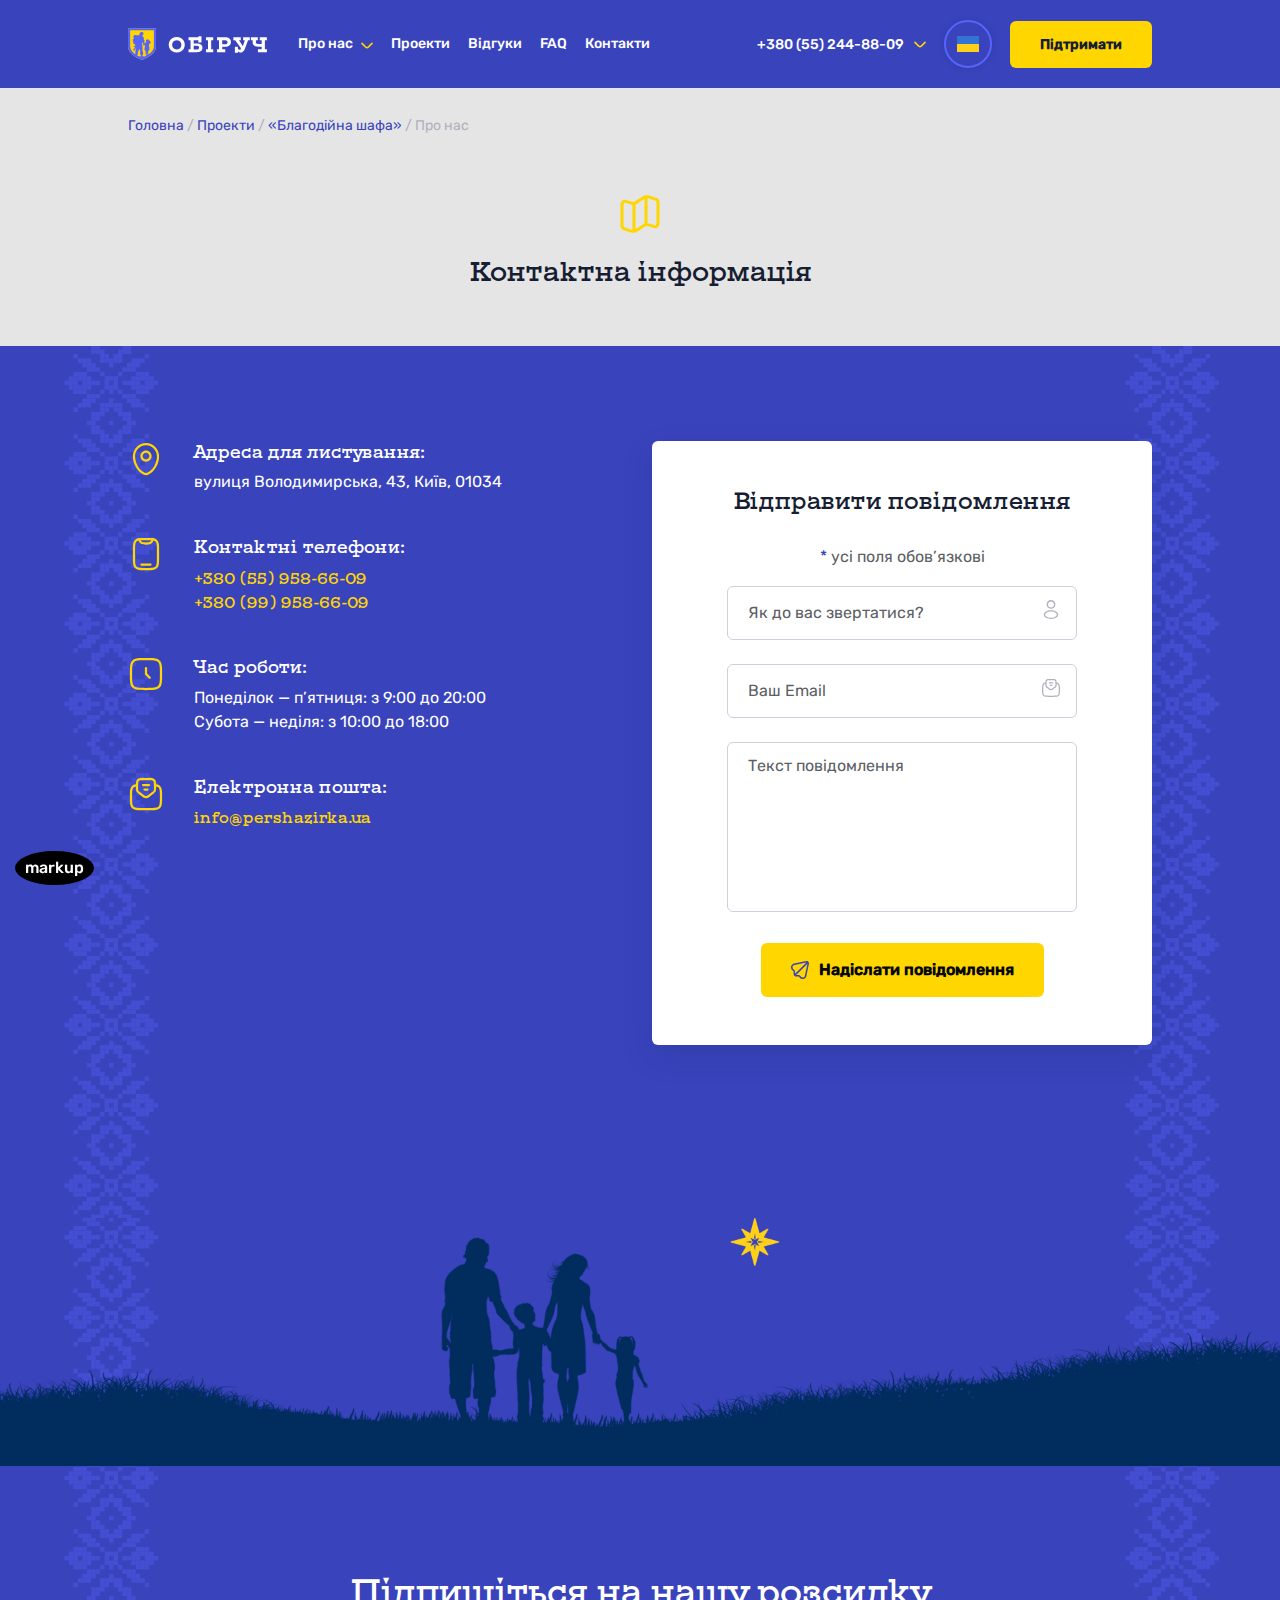
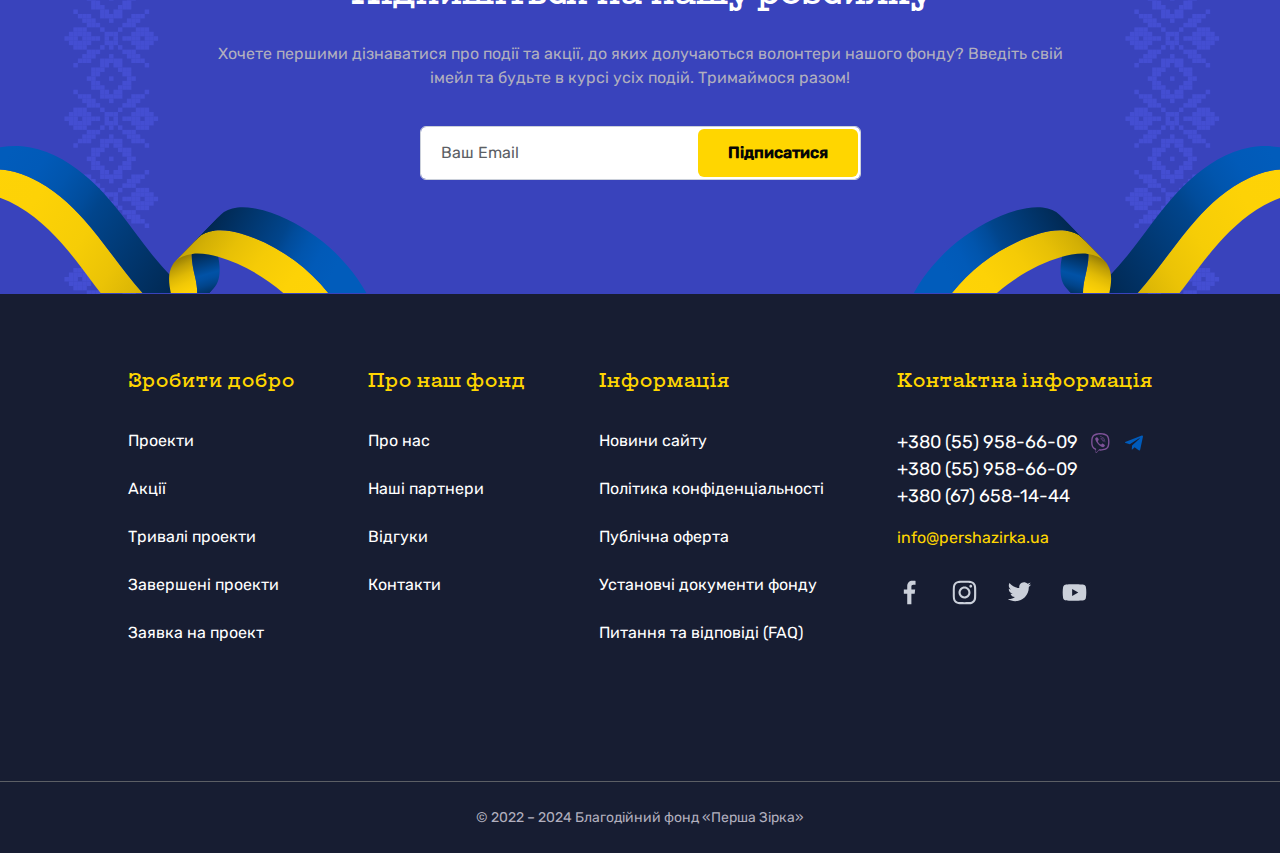
<file: contacts.html>
<!DOCTYPE html>
<html lang="ru">

<head>
    <meta charset="UTF-8">
    <meta name="theme-color" content="#005BBB">
    <meta name="viewport" content="width=device-width,initial-scale=1,user-scalable=no" />
    <title>Благодійний фонд «Обіруч»</title>
    <link rel="shortcut icon" href="assets/img/favicon.png" />
    <link rel="stylesheet" type="text/css" href="assets/css/bootstrap.min.css" />
    <link rel="stylesheet" type="text/css" href="assets/css/slick.css" />
    <link rel="stylesheet" type="text/css" href="assets/css/slick-theme.css" />
    <link rel="stylesheet" type="text/css" href="assets/css/jquery.fancybox.min.css" />
    <link rel="stylesheet" type="text/css" href="assets/css/nice-select.css" />
    <link rel="stylesheet" type="text/css" href="style.css" />

</head>

<body>

    <!-- 
<div class='thetop'></div>
<div class='scrolltop'>
    <div  class='muve-top'></div>
</div>
-->
    <a href="markup.html" class="markup-link">markup</a>

    <header class="header">
        <div class="wrapper">
            <div class="row-custom jcsb aic">
                <div class="header__menu-wrap">
                    <a href="index.html" class="logo"><img src="assets/img/Logo.svg" alt="" /></a>
                    <nav>
                        <ul>
                            <li class="menu-item-has-children">
                                <a href="about-page.html">Про нас</a>
                                <ul class="sub-menu">
                                    <li><a href="about-page.html">Про наш фонд</a></li>
                                    <li><a href="template-page.html">Наші партнери</a></li>
                                    <li><a href="reviews.html">Відгуки</a></li>
                                    <li><a href="faq.html">Питання та відповіді (FAQ)</a></li>
                                    <li><a href="contacts.html">Контакти</a></li>
                                    <li><a href="template-page.html">Публічна оферта</a></li>
                                    <li><a href="template-page.html">Політика конфіденціальності</a></li>
                                    <li><a href="template-page.html">Установчі документи фонду</a></li>
                                </ul>
                            </li>
                            <li><a href="projects-category.html">Проекти</a></li>
                            <li><a href="reviews.html">Відгуки</a></li>
                            <li><a href="faq.html">FAQ</a></li>
                            <li><a href="contacts.html">Контакти</a></li>
                        </ul>
                        <div class="mob-menu-bot">

                            <a href="#" class="btn btn-primary" data-bs-toggle="modal" data-bs-target="#exampleModal">Підтримати</a>
                        </div>
                    </nav>
                </div>
                <div class="header__info-wrap row-custom aic">
                    <div class="header__phone-wrap">
                        <div class="phone-dropdown">
                            <div class="phone-dropdown__top">
                                <a href="tel:+380 (55) 244-88-09">+380 (55) 244-88-09</a>
                                <svg width="12" height="7" viewBox="0 0 12 7" fill="none" xmlns="http://www.w3.org/2000/svg">
                                    <path d="M11.5897 0.841667C11.5123 0.76356 11.4201 0.701565 11.3185 0.659258C11.217 0.616951 11.1081 0.595169 10.9981 0.595169C10.888 0.595169 10.7791 0.616951 10.6776 0.659258C10.576 0.701565 10.4839 0.76356 10.4064 0.841667L6.58972 4.65833C6.51225 4.73643 6.42009 4.79843 6.31854 4.84074C6.21699 4.88304 6.10807 4.90482 5.99806 4.90482C5.88805 4.90482 5.77912 4.88304 5.67758 4.84074C5.57603 4.79843 5.48386 4.73643 5.40639 4.65833L1.58972 0.841667C1.51225 0.76356 1.42009 0.701565 1.31854 0.659258C1.21699 0.616951 1.10807 0.595169 0.998056 0.595169C0.888046 0.595169 0.779125 0.616951 0.677576 0.659258C0.576026 0.701565 0.483859 0.76356 0.40639 0.841667C0.25118 0.997802 0.164063 1.20901 0.164062 1.42917C0.164063 1.64932 0.25118 1.86053 0.40639 2.01666L4.23139 5.84166C4.70014 6.30982 5.33555 6.57279 5.99806 6.57279C6.66056 6.57279 7.29597 6.30982 7.76472 5.84166L11.5897 2.01666C11.7449 1.86053 11.8321 1.64932 11.8321 1.42917C11.8321 1.20901 11.7449 0.997802 11.5897 0.841667Z" fill="#FFD600" />
                                </svg>
                                <div class="btn-icon btn-mob-phone">
                                    <i class="icon-svg icon-phone"></i>
                                </div>
                            </div>
                            <div class="phone-dropdown__menu">
                                <ul>
                                    <li>
                                        <a href="tel:+380 (55) 958-66-09">+380 (55) 958-66-09</a>
                                        <a href="viber://chat?number=%2B380559586609">
										<img src="assets/img/viber.svg" alt="" />
									</a>
                                        <a href="https://telegram.me/voryag905">
										<img src="assets/img/telegram.svg" alt="" />
									</a>
                                    </li>
                                    <li>
                                        <a href="tel:+380 (55) 958-66-09">+380 (55) 958-66-09</a>
                                    </li>
                                    <li>
                                        <a href="tel:+380 (67) 658-14-44">+380 (67) 658-14-44</a>
                                    </li>
                                </ul>
                                <a href="mailto:info@obiruch.ua" class="email">
								info@obiruch.ua
							</a>
                                <a href="#" class="btn btn-primary"  data-bs-toggle="modal" data-bs-target="#formMessage">
								<svg xmlns="http://www.w3.org/2000/svg" width="23" height="22" viewBox="0 0 23 22" fill="none">
									<path fill-rule="evenodd" clip-rule="evenodd" d="M1.64453 11C1.64453 5.5577 6.05639 1.14584 11.4987 1.14584C11.8784 1.14584 12.1862 1.45365 12.1862 1.83334C12.1862 2.21304 11.8784 2.52084 11.4987 2.52084C6.81578 2.52084 3.01953 6.3171 3.01953 11C3.01953 15.6829 6.81578 19.4792 11.4987 19.4792C16.1816 19.4792 19.9779 15.6829 19.9779 11C19.9779 10.6203 20.2857 10.3125 20.6654 10.3125C21.0451 10.3125 21.3529 10.6203 21.3529 11C21.3529 16.4423 16.941 20.8542 11.4987 20.8542C6.05639 20.8542 1.64453 16.4423 1.64453 11ZM15.8717 2.08627C17.1256 0.83237 19.1585 0.83237 20.4124 2.08627C21.6663 3.34016 21.6663 5.37313 20.4124 6.62702L14.3183 12.7211C13.978 13.0615 13.7648 13.2747 13.5269 13.4603C13.2467 13.6789 12.9435 13.8663 12.6227 14.0191C12.3503 14.149 12.0642 14.2443 11.6076 14.3965L8.9451 15.284C8.45354 15.4478 7.9116 15.3199 7.54522 14.9535C7.17883 14.5871 7.0509 14.0452 7.21475 13.5536L8.10224 10.8911C8.25442 10.4345 8.34975 10.1484 8.47956 9.87604C8.63245 9.55523 8.81984 9.25203 9.03841 8.97181C9.22398 8.73389 9.43721 8.52069 9.77761 8.18034L15.8717 2.08627ZM19.4402 3.05854C18.7232 2.34161 17.5609 2.34161 16.844 3.05854L16.4987 3.40377C16.5195 3.49165 16.5486 3.59634 16.5892 3.71312C16.7205 4.09175 16.9691 4.59041 17.4387 5.06C17.9083 5.52959 18.407 5.77819 18.7856 5.90955C18.9024 5.95006 19.0071 5.97918 19.0949 5.99999L19.4402 5.65475C20.1571 4.93783 20.1571 3.77546 19.4402 3.05854ZM18.0117 7.08317C17.5388 6.87977 16.9878 6.55368 16.4664 6.03228C15.945 5.51087 15.6189 4.95993 15.4155 4.48696L10.7814 9.12108C10.3996 9.50288 10.2499 9.6543 10.1226 9.81746C9.96546 10.0189 9.83073 10.2369 9.72081 10.4676C9.63178 10.6544 9.56332 10.856 9.39257 11.3683L8.99666 12.556L9.94272 13.502L11.1304 13.1061C11.6427 12.9354 11.8443 12.8669 12.0311 12.7779C12.2618 12.668 12.4798 12.5332 12.6812 12.3761C12.8444 12.2488 12.9958 12.0991 13.3776 11.7173L18.0117 7.08317Z" fill="#171D32"/>
								</svg>
								<span>Написати повідомлення</span>
							</a>
                            </div>
                        </div>
                    </div>
                    <div class="header__lang-wrap">
                        <div class="lang-dropdown">
                            <div class="lang-dropdown__top btn-icon">
                                <img src="assets/img/Ukraine.svg" alt="" />
						</div>
                                <div class="lang-dropdown__menu">
                                    <ul>
                                        <li>
                                            <a href="#ua">
										<img src="assets/img/Ukraine.svg" alt="" />
										<span>Українська</span>
									</a>
                                        </li>
                                        <li>
                                            <a href="#uk">
										<img src="assets/img/UK.svg" alt="" />
										<span>English</span>
									</a>
                                        </li>
                                        <li>
                                            <a href="#uk">
										<img src="assets/img/UK.svg" alt="" />
										<span>English</span>
									</a>
                                        </li>
                                    </ul>
                                </div>
                            </div>
                        </div>
                        <a href="page-404.html" class="login btn-icon d-none">
					<svg
						width="20"
						height="20"
						viewBox="0 0 20 20"
						fill="none"
						xmlns="http://www.w3.org/2000/svg"
					>
						<g clip-path="url(#clip0_183_5966)">
							<path
								d="M10 9.99995C10.9889 9.99995 11.9556 9.7067 12.7779 9.1573C13.6001 8.60789 14.241 7.827 14.6194 6.91337C14.9978 5.99974 15.0969 4.9944 14.9039 4.0245C14.711 3.05459 14.2348 2.16368 13.5355 1.46441C12.8363 0.765152 11.9454 0.288949 10.9755 0.0960224C10.0055 -0.0969037 9.00021 0.00211302 8.08658 0.380551C7.17295 0.758989 6.39206 1.39985 5.84265 2.2221C5.29324 3.04434 5 4.01104 5 4.99995C5.00132 6.32563 5.52853 7.59663 6.46593 8.53402C7.40332 9.47142 8.67432 9.99863 10 9.99995ZM10 1.66662C10.6593 1.66662 11.3037 1.86211 11.8519 2.22838C12.4001 2.59466 12.8273 3.11525 13.0796 3.72434C13.3319 4.33343 13.3979 5.00365 13.2693 5.65025C13.1407 6.29685 12.8232 6.8908 12.357 7.35697C11.8908 7.82315 11.2969 8.14062 10.6503 8.26923C10.0037 8.39785 9.33348 8.33184 8.72439 8.07955C8.1153 7.82726 7.59471 7.40001 7.22844 6.85185C6.86216 6.30369 6.66667 5.65922 6.66667 4.99995C6.66667 4.11589 7.01786 3.26805 7.64298 2.64293C8.2681 2.01781 9.11595 1.66662 10 1.66662Z"
								fill="#0B305D"
							/>
							<path
								d="M10 11.6672C8.01155 11.6694 6.10518 12.4603 4.69914 13.8663C3.29309 15.2724 2.50221 17.1787 2.5 19.1672C2.5 19.3882 2.5878 19.6002 2.74408 19.7564C2.90036 19.9127 3.11232 20.0005 3.33333 20.0005C3.55435 20.0005 3.76631 19.9127 3.92259 19.7564C4.07887 19.6002 4.16667 19.3882 4.16667 19.1672C4.16667 17.6201 4.78125 16.1363 5.87521 15.0424C6.96917 13.9484 8.4529 13.3338 10 13.3338C11.5471 13.3338 13.0308 13.9484 14.1248 15.0424C15.2188 16.1363 15.8333 17.6201 15.8333 19.1672C15.8333 19.3882 15.9211 19.6002 16.0774 19.7564C16.2337 19.9127 16.4457 20.0005 16.6667 20.0005C16.8877 20.0005 17.0996 19.9127 17.2559 19.7564C17.4122 19.6002 17.5 19.3882 17.5 19.1672C17.4978 17.1787 16.7069 15.2724 15.3009 13.8663C13.8948 12.4603 11.9884 11.6694 10 11.6672Z"
								fill="#0B305D"
							/>
						</g>
						<defs>
							<clipPath id="clip0_183_5966">
								<rect width="20" height="20" fill="white" />
							</clipPath>
						</defs>
					</svg>
				</a>
                        <a href="#" class="btn btn-primary" data-bs-toggle="modal" data-bs-target="#exampleModal">Підтримати</a>
                        <div class="btn-menu">
                            <span></span>
                            <span></span>
                            <span></span>
                        </div>
                    </div>
                </div>
            </div>
    </header>

    <main class="page-contacts">
        <div class="wrapper">
            <div class="breadcrumb">
                <span>
      <span>
        <a href="index.html">Головна </a> / <span><a href="projects-category.html">Проекти</a> /
          <span><a href="project-item.html">«Благодійна шафа»</a> / 
            <span class="breadcrumb_last">Про нас</span></span></span></span></span>
            </div>
        </div>

        <h1 class="title-icon">
        <i class="icon-svg icon-marker"></i>
        <span>Контактна інформація</span>
    </h1>
        <div class="contact-row">
            <div class="wrapper">
                <div class="row">
                    <div class="col-md-6">
                        <div class="contacts">
                            <div class="contact-item">
                                <div class="img-box">
                                    <img src="assets/img/icon-location.svg" class="img-fluid" alt="location">
                            </div>
                                    <div class="text-box">
                                        <h6>Адреса для листування:</h6>
                                        <span>вулиця Володимирська, 43, Київ, 01034</span>
                                    </div>
                                </div>
                                <div class="contact-item">
                                    <div class="img-box">
                                        <img src="assets/img/icon-phone.svg" class="img-fluid" alt="phone">
                            </div>
                                        <div class="text-box">
                                            <h6>Контактні телефони:</h6>
                                            <a href="tel:+380559586609">+380 (55) 958-66-09</a>
                                            <a href="tel:+380999586609">+380 (99) 958-66-09</a>
                                        </div>
                                    </div>
                                    <div class="contact-item">
                                        <div class="img-box">
                                            <img src="assets/img/icon-clock.svg" class="img-fluid" alt="clock">
                            </div>
                                            <div class="text-box">
                                                <h6>Час роботи:</h6>
                                                <span>Понеділок — п’ятниця: з 9:00 до 20:00</span>
                                                <span>Субота — неділя: з 10:00 до 18:00 </span>
                                            </div>
                                        </div>
                                        <div class="contact-item">
                                            <div class="img-box">
                                                <img src="assets/img/icon-mail.svg" class="img-fluid" alt="location">
                            </div>
                                                <div class="text-box">
                                                    <h6>Електронна пошта:</h6>
                                                    <a href="mailto:info@pershazirka.ua">info@pershazirka.ua</a>
                                                </div>
                                            </div>
                                        </div>
                                    </div>
                                    <div class="col-md-6">
                                        <div class="form-questions">
                                            <div class="form-tab">
                                                <h4>Відправити повідомлення</h4>
                                                <p class="form-tab__descr"><span>*</span> усі поля обов’язкові</p>
                                                <form action="">
                                                    <div class="input-wrap">
                                                        <input type="text" placeholder="Як до вас звертатися?" />
                                                        <div class="icon-wrap">
                                                            <i class="icon-svg icon-user-inp"> </i>
                                                            <div class="note">
                                                                Ваші ім’я та прізвище. Більше даних ви можете ввести у
                                                                приватному кабінеті. Для авторизації натисніть на іконку “Вхід у
                                                                шапці сайту”
                                                            </div>
                                                        </div>
                                                    </div>
                                                    <div class="input-wrap">
                                                        <input type="text" placeholder="Ваш Email" />
                                                        <div class="icon-wrap">
                                                            <i class="icon-svg icon-mail"> </i>
                                                            <div class="note">
                                                                Ваші ім’я та прізвище. Більше даних ви можете ввести у
                                                                приватному кабінеті. Для авторизації натисніть на іконку “Вхід у
                                                                шапці сайту”
                                                            </div>
                                                        </div>
                                                    </div>
                                                    <textarea placeholder="Текст повідомлення"></textarea>
                                                    <button class="btn btn-primary">
                                                        <i class="icon-svg icon-airplane"></i>
                                                        <span>Надіслати повідомлення</span>
                                                    </button>
                                                </form>
                                            </div>
                                        </div>
                                    </div>
                                </div>
                            </div>
                        </div>
    </main>
    <section class="subscribe">
        <img src="./assets/img/sub-bg.png" alt="" />
        <div class="subscribe__content">
            <div class="wrapper">
                <div class="title-icon">Підпишіться на нашу розсилку</div>
                <p class="title-descr">
                    Хочете першими дізнаватися про події та акції, до яких долучаються
                    волонтери нашого фонду? Введіть свій імейл та будьте в курсі усіх
                    подій. Тримаймося разом!
                </p>
                <div class="form-subscribe">
                    <form action="">
                        <input type="email" placeholder="Ваш Email" />
                        <button class="btn btn-primary">Підписатися</button>
                    </form>
                </div>
            </div>
        </div>
    </section>

    <footer class="footer">
        <div class="wrapper">
            <div class="row-custom jcsb">
                <div class="footer__col">
                    <div class="footer__title">Зробити добро</div>
                    <div class="footer__menu">
                        <ul>
                            <li><a href="projects-category.html">Проекти</a></li>
                            <li><a href="actions.html">Акції</a></li>
                            <li><a href="projects-category.html">Тривалі проекти</a></li>
                            <li><a href="projects-category.html">Завершені проекти</a></li>
                            <li><a href="#" data-bs-toggle="modal" data-bs-target="#formRequest">Заявка на проект</a></li>
                        </ul>
                    </div>

                </div>
                <div class="footer__col">
                    <div class="footer__title">Про наш фонд</div>
                    <div class="footer__menu">
                        <ul>
                            <li><a href="about-page.html">Про нас</a></li>
                            <li><a href="template-page.html">Наші партнери</a></li>
                            <li><a href="reviews.html">Відгуки</a></li>
                            <li><a href="contacts.html">Контакти</a></li>
                        </ul>
                    </div>

                </div>
                <div class="footer__col">
                    <div class="footer__title">Інформація</div>
                    <div class="footer__menu">
                        <ul>
                            <li><a href="news.html">Новини сайту</a></li>
                            <li><a href="template-page.html">Політика конфіденціальності</a></li>
                            <li><a href="template-page.html">Публічна оферта</a></li>
                            <li><a href="template-page.html">Установчі документи фонду</a></li>
                            <li><a href="faq.html">Питання та відповіді (FAQ)</a></li>
                        </ul>
                    </div>

                </div>
                <div class="footer__col">
                    <div class="footer__title">Контактна інформація</div>
                    <div class="footer__info">
                        <ul class="footer__phones">
                            <li>
                                <a href="tel:+380 (55) 958-66-09">+380 (55) 958-66-09</a>
                                <a href="viber://chat?number=%2B380559586609">
								<img src="assets/img/viber.svg" alt="" />
							</a>
                                <a href="https://telegram.me/voryag905">
								<img src="assets/img/telegram.svg" alt="" />
							</a>
                            </li>
                            <li>
                                <a href="tel:+380 (55) 958-66-09">+380 (55) 958-66-09</a>
                            </li>
                            <li>
                                <a href="tel:+380 (67) 658-14-44">+380 (67) 658-14-44</a>
                            </li>
                        </ul>
                        <a href="mailto:info@pershazirka.ua" class="email">
						info@pershazirka.ua
					</a>
                        <ul class="soc-icons">
                            <li><a href="#"><i class="icon-svg icon-facebook"></i></a></li>
                            <li><a href="#"><i class="icon-svg icon-insta"></i></a></li>
                            <li><a href="#"><i class="icon-svg icon-twitter"></i></a></li>
                            <li><a href="#"><i class="icon-svg icon-youtube"></i></a></li>
                        </ul>
                    </div>

                </div>
            </div>
        </div>
        <div class="footer__copy">© 2022 – 2024 Благодійний фонд «Перша Зірка»</div>
    </footer>
    <!-- Modal -->
    <div class="modal fade" id="exampleModal" tabindex="-1" aria-labelledby="exampleModalLabel" aria-hidden="true">
        <div class="modal-dialog">
            <div class="modal-content">

                <div class="modal-body">
                    <button type="button" class="btn-close" data-bs-dismiss="modal" aria-label="Close"></button>
                    <div class="form-tab">
                        <div class="form-tab__tabs">

                            <div class="btn-tab btn-tab--active">Я хочу допомогти</div>
                        </div>
                        <p class="form-tab__descr"><span>*</span> усі поля обов’язкові</p>
                        <form action="">
                            <div class="input-wrap">
                                <input type="text" placeholder="Як до вас звертатися?" />
                                <div class="icon-wrap">
                                    <i class="icon-svg icon-user-inp"> </i>
                                    <div class="note">
                                        Ваші ім’я та прізвище. Більше даних ви можете ввести у
                                        приватному кабінеті. Для авторизації натисніть на іконку “Вхід у
                                        шапці сайту”
                                    </div>
                                </div>
                            </div>
                            <div class="input-wrap">
                                <input type="tel" placeholder="Ваш номер телефону" />
                                <div class="icon-wrap">
                                    <i class="icon-svg icon-phone-inp"> </i>
                                    <div class="note">
                                        Ваші ім’я та прізвище. Більше даних ви можете ввести у
                                        приватному кабінеті. Для авторизації натисніть на іконку “Вхід у
                                        шапці сайту”
                                    </div>
                                </div>
                            </div>
                            <select class="select">
                                <option data-display="Де ви плануєте провести подію?" disabled>
                                    Де ви плануєте провести подію?
                                </option>
                                <option value="1">Подія 1</option>
                                <option value="2">Подія 2</option>
                                <option value="3">Подія 3</option>
                                <option value="4">Подія 4</option>
                            </select>
                            <select class="select">
                                <option data-display="Яку допомогу ви плануєте?" disabled>
                                    Яку допомогу ви плануєте?
                                </option>
                                <option value="Хворим дітям">Хворим дітям</option>
                                <option value="Збройним силам України">
                                    Збройним силам України
                                </option>
                                <option value="Вимушеним переселенцям">
                                    Вимушеним переселенцям
                                </option>
                                <option value="Літнім людям">Літнім людям</option>
                                <option value="Інше">Вуличним тваринам</option>
                            </select>
                            <textarea placeholder="Опишіть свій проект"></textarea>
                            <input type="hidden" value="Я хочу допомогти" />
                            <button class="btn btn-primary">
                                <i class="icon-svg icon-plus"></i>
                                <span>Зробити внесок</span>
                            </button>
                        </form>
                    </div>
                </div>

            </div>
        </div>
    </div>


    <!-- Modal -->
    <div class="modal fade" id="leaveFeedback" tabindex="-1" aria-labelledby="leaveFeedbackLabel" aria-hidden="true">
        <div class="modal-dialog">
            <div class="modal-content">

                <div class="modal-body">
                    <button type="button" class="btn-close" data-bs-dismiss="modal" aria-label="Close"></button>
                    <div class="form-tab">
                        <div class="form-tab__tabs">

                            <div class="btn-tab btn-tab--active">Я хочу залишити відгук</div>
                        </div>
                        <p class="form-tab__descr"><span>*</span> усі поля обов’язкові</p>
                        <form action="">
                            <div class="input-wrap">
                                <input type="text" placeholder="Як до вас звертатися?" />
                                <div class="icon-wrap">
                                    <i class="icon-svg icon-user-inp"> </i>
                                    <div class="note">
                                        Ваші ім’я та прізвище.
                                    </div>
                                </div>
                            </div>
                            <div class="input-wrap">
                                <input type="tel" placeholder="Ваш номер телефону" />
                                <div class="icon-wrap">
                                    <i class="icon-svg icon-phone-inp"> </i>
                                    <div class="note">
                                        Введіть свій номер телефону
                                    </div>
                                </div>
                            </div>

                            <textarea placeholder="Опишіть свій проект"></textarea>
                            <input type="hidden" value="Я хочу допомогти" />
                            <button class="btn btn-primary">
                                <i class="icon-svg icon-plus"></i>
                                <span>Залишити відгук</span>
                            </button>
                        </form>
                    </div>
                </div>
            </div>
        </div>
    </div>

    <!-- Modal -->
    <div class="modal fade" id="formRequest" tabindex="-1" aria-labelledby="formRequestLabel" aria-hidden="true">
        <div class="modal-dialog">
            <div class="modal-content">

                <div class="modal-body">
                    <button type="button" class="btn-close" data-bs-dismiss="modal" aria-label="Close"></button>
                    <div class="form-tab">
                        <div class="form-tab__tabs">

                            <div class="btn-tab btn-tab--active">я хочу запропонувати заявку на проект</div>
                        </div>
                        <p class="form-tab__descr"><span>*</span> усі поля обов’язкові</p>
                        <form action="">
                            <div class="input-wrap">
                                <input type="text" placeholder="Як до вас звертатися?" />
                                <div class="icon-wrap">
                                    <i class="icon-svg icon-user-inp"> </i>
                                    <div class="note">
                                        Ваші ім’я та прізвище.
                                    </div>
                                </div>
                            </div>
                            <div class="input-wrap">
                                <input type="tel" placeholder="Ваш номер телефону" />
                                <div class="icon-wrap">
                                    <i class="icon-svg icon-phone-inp"> </i>
                                    <div class="note">
                                        Введіть свій номер телефону
                                    </div>
                                </div>
                            </div>

                            <textarea placeholder="Опишіть свій проект"></textarea>
                            <input type="hidden" value="Зробити заявку на проект" />
                            <button class="btn btn-primary">
                                <i class="icon-svg icon-plus"></i>
                                <span>Зробити заявку</span>
                            </button>
                        </form>
                    </div>
                </div>
            </div>
        </div>
    </div>



    <!-- Modal -->
    <div class="modal fade" id="formMessage" tabindex="-1" aria-labelledby="formMessageLabel" aria-hidden="true">
        <div class="modal-dialog">
            <div class="modal-content">

                <div class="modal-body">
                    <button type="button" class="btn-close" data-bs-dismiss="modal" aria-label="Close"></button>
                    <div class="form-tab">
                        <div class="form-tab__tabs">

                            <div class="btn-tab btn-tab--active">я хочу написати повідомлення</div>
                        </div>
                        <p class="form-tab__descr"><span>*</span> усі поля обов’язкові</p>
                        <form action="">
                            <div class="input-wrap">
                                <input type="text" placeholder="Як до вас звертатися?" />
                                <div class="icon-wrap">
                                    <i class="icon-svg icon-user-inp"> </i>
                                    <div class="note">
                                        Ваші ім’я та прізвище.
                                    </div>
                                </div>
                            </div>
                            <div class="input-wrap">
                                <input type="tel" placeholder="Ваш номер телефону" />
                                <div class="icon-wrap">
                                    <i class="icon-svg icon-phone-inp"> </i>
                                    <div class="note">
                                        Введіть свій номер телефону
                                    </div>
                                </div>
                            </div>

                            <textarea placeholder="Опишіть свій проект"></textarea>
                            <input type="hidden" value="Відправити повідомлення" />
                            <button class="btn btn-primary">
                                <i class="icon-svg icon-plus"></i>
                                <span>Відправити повідомлення</span>
                            </button>
                        </form>
                    </div>
                </div>
            </div>
        </div>
    </div>

    <script src="assets/js/library.min.js"></script>
    <script src="assets/js/custom.js"></script>
</body>

</html>
</file>
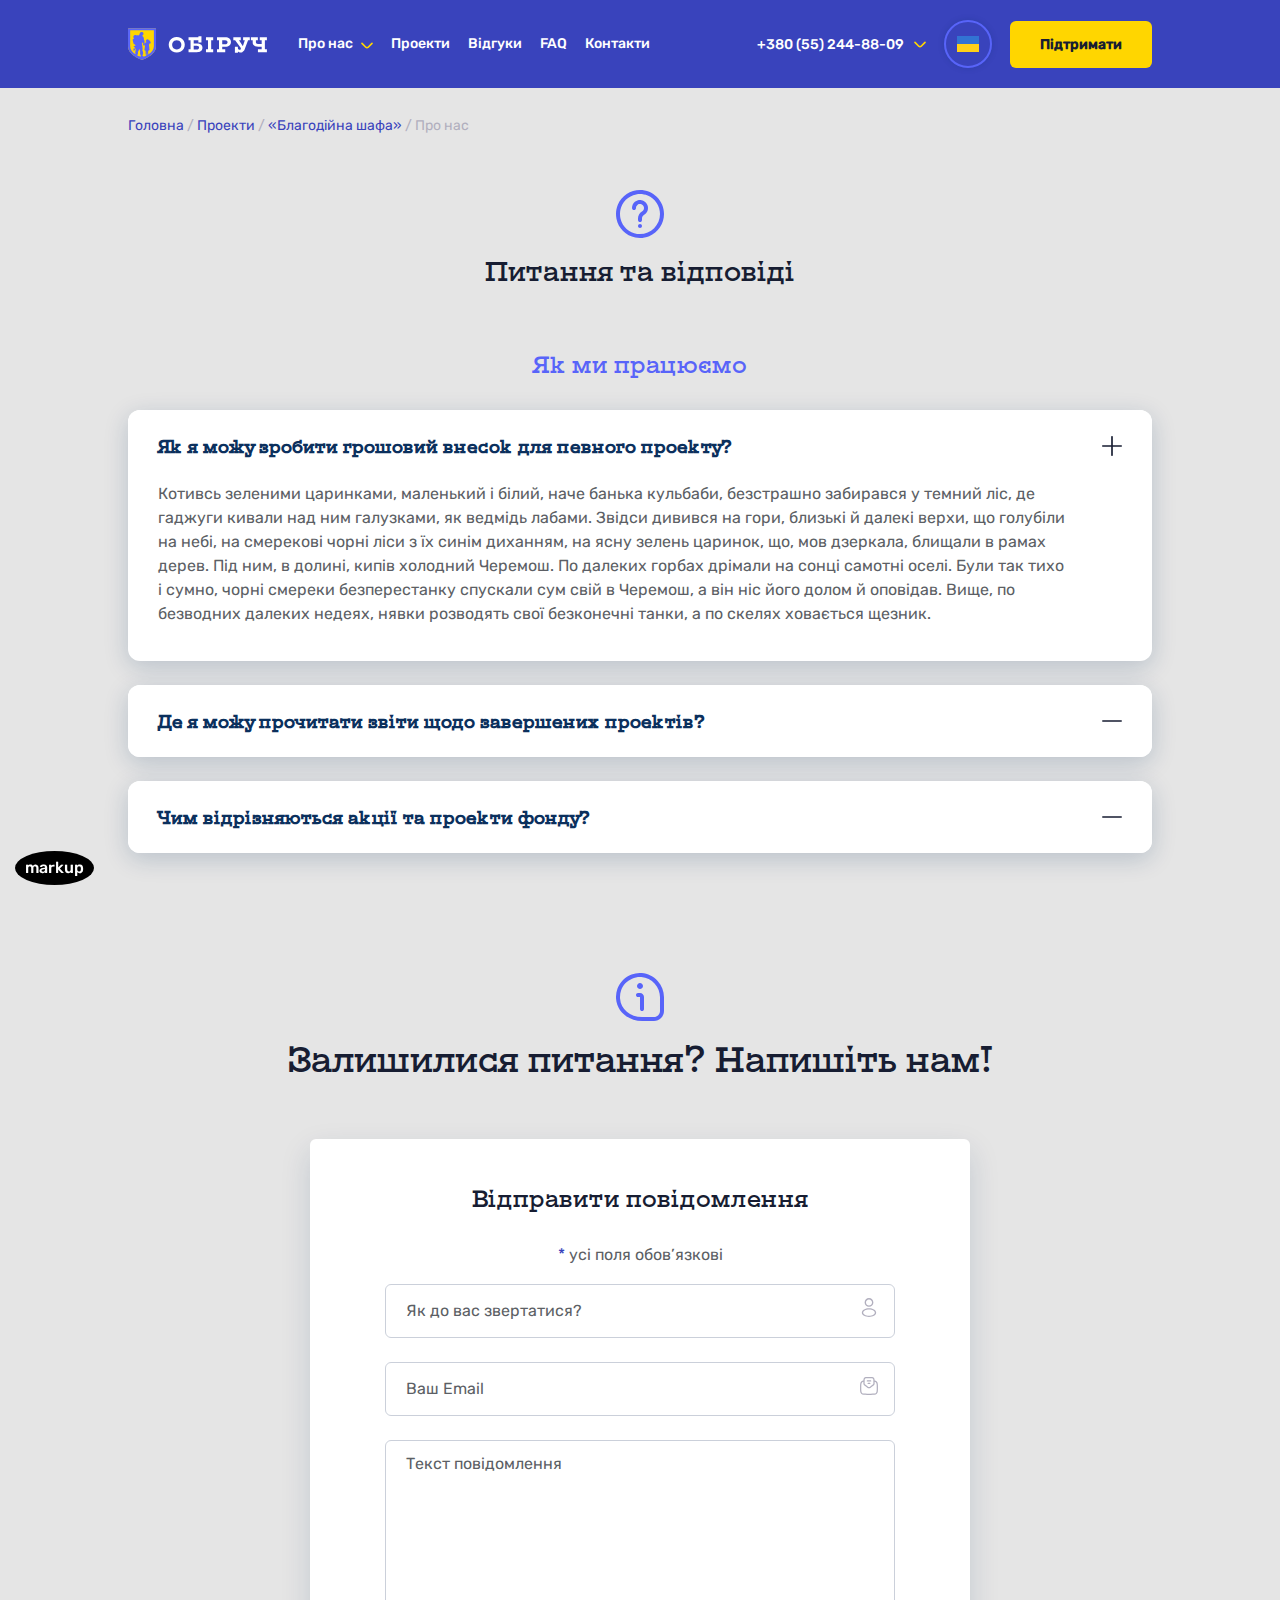
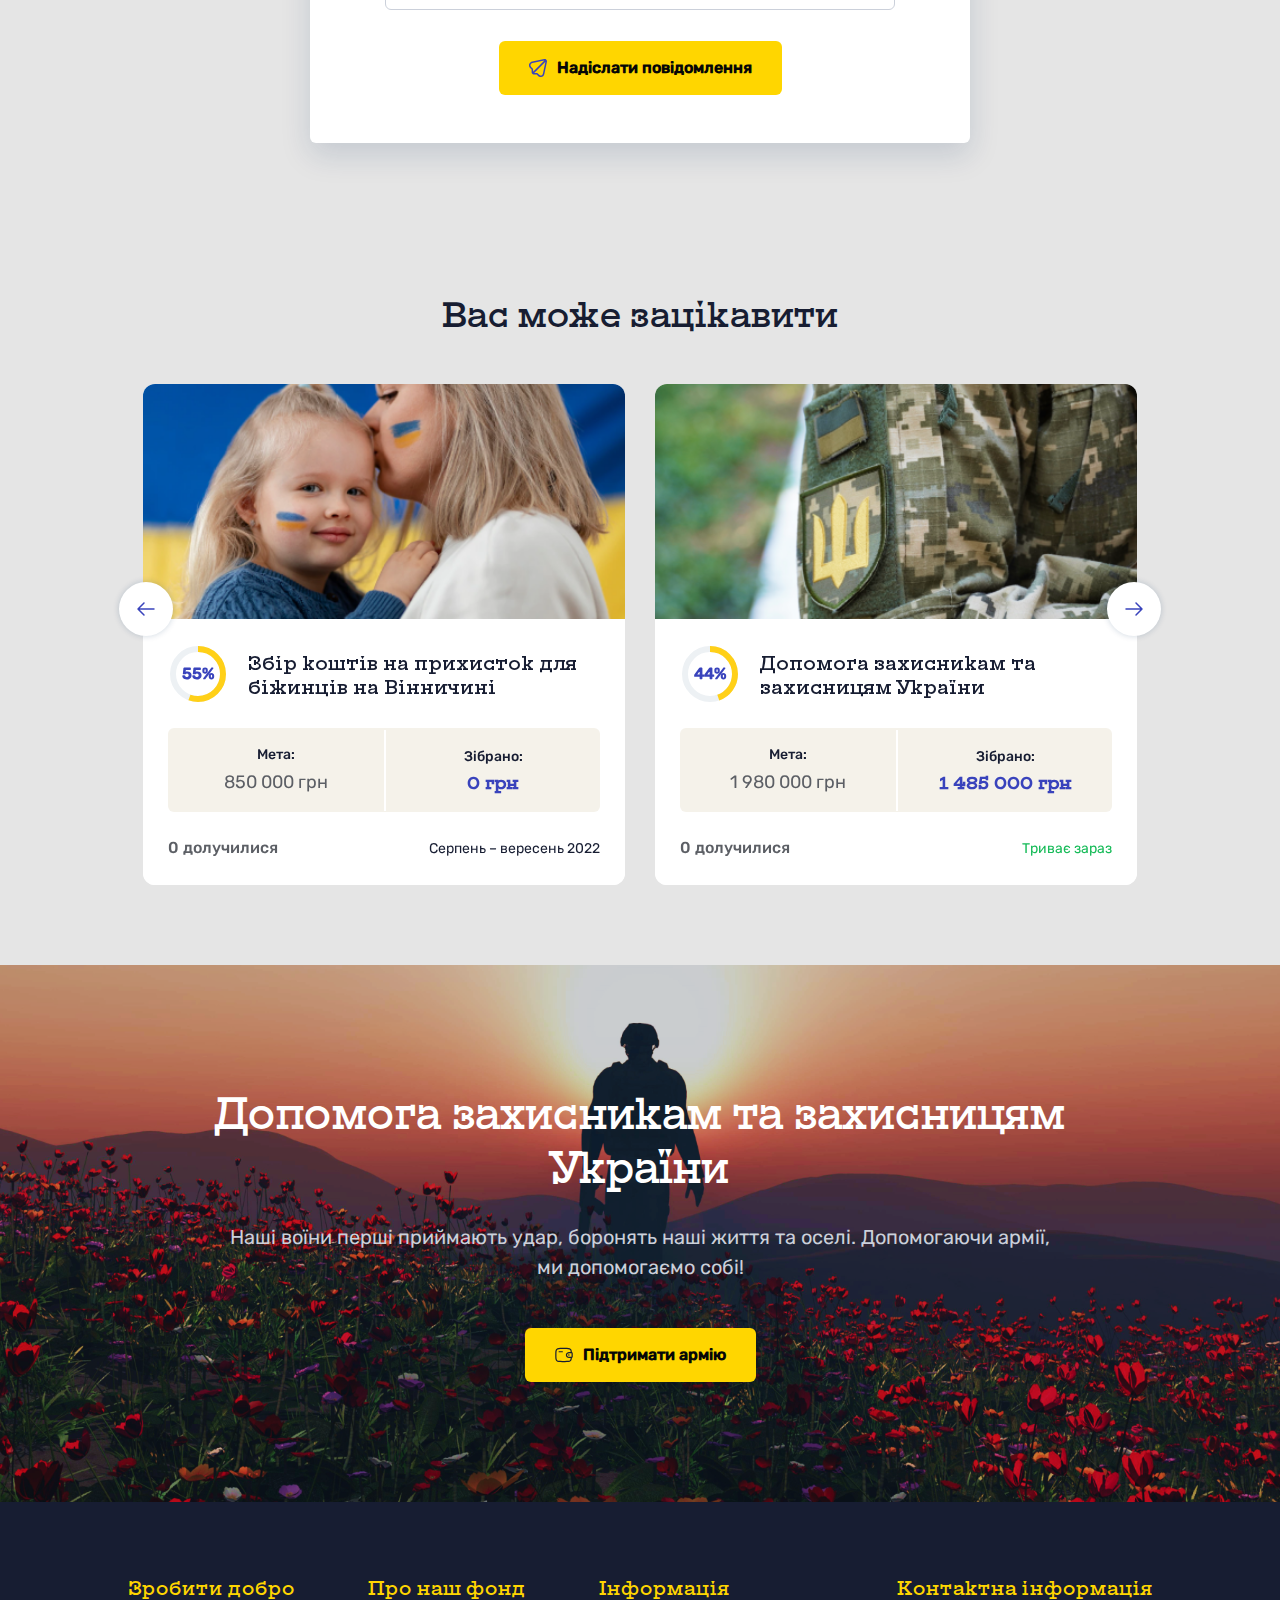
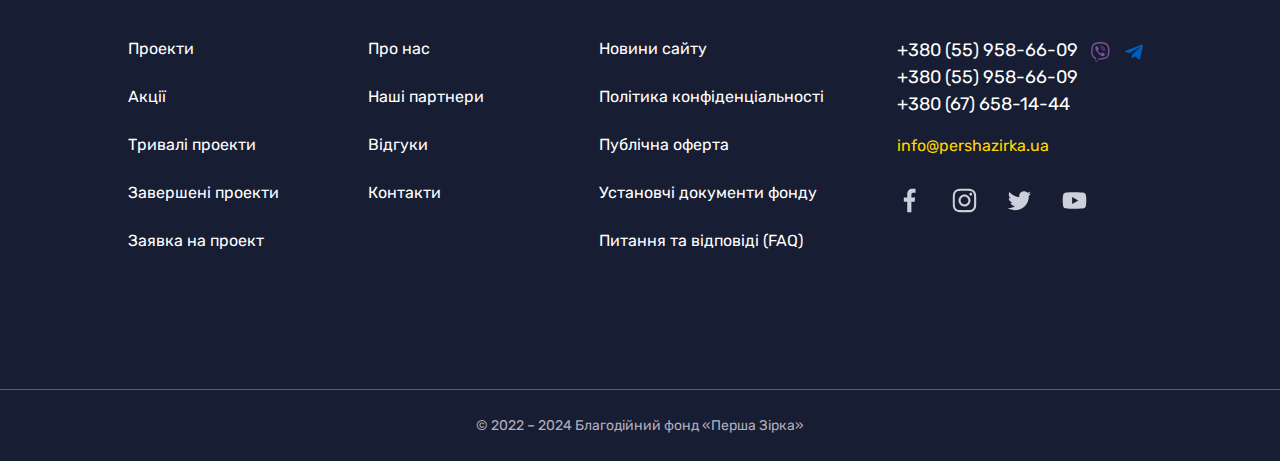
<file: faq.html>
<!DOCTYPE html>
<html lang="ru">

<head>
    <meta charset="UTF-8">
    <meta name="theme-color" content="#005BBB">
    <meta name="viewport" content="width=device-width,initial-scale=1,user-scalable=no" />
    <title>Благодійний фонд «Обіруч»</title>
    <link rel="shortcut icon" href="assets/img/favicon.png" />
    <link rel="stylesheet" type="text/css" href="assets/css/bootstrap.min.css" />
    <link rel="stylesheet" type="text/css" href="assets/css/slick.css" />
    <link rel="stylesheet" type="text/css" href="assets/css/slick-theme.css" />
    <link rel="stylesheet" type="text/css" href="assets/css/jquery.fancybox.min.css" />
    <link rel="stylesheet" type="text/css" href="assets/css/nice-select.css" />
    <link rel="stylesheet" type="text/css" href="style.css" />

</head>

<body>

    <!-- 
<div class='thetop'></div>
<div class='scrolltop'>
    <div  class='muve-top'></div>
</div>
-->
    <a href="markup.html" class="markup-link">markup</a>

    <header class="header">
        <div class="wrapper">
            <div class="row-custom jcsb aic">
                <div class="header__menu-wrap">
                    <a href="index.html" class="logo"><img src="assets/img/Logo.svg" alt="" /></a>
                    <nav>
                        <ul>
                            <li class="menu-item-has-children">
                                <a href="about-page.html">Про нас</a>
                                <ul class="sub-menu">
                                    <li><a href="about-page.html">Про наш фонд</a></li>
                                    <li><a href="template-page.html">Наші партнери</a></li>
                                    <li><a href="reviews.html">Відгуки</a></li>
                                    <li><a href="faq.html">Питання та відповіді (FAQ)</a></li>
                                    <li><a href="contacts.html">Контакти</a></li>
                                    <li><a href="template-page.html">Публічна оферта</a></li>
                                    <li><a href="template-page.html">Політика конфіденціальності</a></li>
                                    <li><a href="template-page.html">Установчі документи фонду</a></li>
                                </ul>
                            </li>
                            <li><a href="projects-category.html">Проекти</a></li>
                            <li><a href="reviews.html">Відгуки</a></li>
                            <li><a href="faq.html">FAQ</a></li>
                            <li><a href="contacts.html">Контакти</a></li>
                        </ul>
                        <div class="mob-menu-bot">

                            <a href="#" class="btn btn-primary" data-bs-toggle="modal" data-bs-target="#exampleModal">Підтримати</a>
                        </div>
                    </nav>
                </div>
                <div class="header__info-wrap row-custom aic">
                    <div class="header__phone-wrap">
                        <div class="phone-dropdown">
                            <div class="phone-dropdown__top">
                                <a href="tel:+380 (55) 244-88-09">+380 (55) 244-88-09</a>
                                <svg width="12" height="7" viewBox="0 0 12 7" fill="none" xmlns="http://www.w3.org/2000/svg">
                                    <path d="M11.5897 0.841667C11.5123 0.76356 11.4201 0.701565 11.3185 0.659258C11.217 0.616951 11.1081 0.595169 10.9981 0.595169C10.888 0.595169 10.7791 0.616951 10.6776 0.659258C10.576 0.701565 10.4839 0.76356 10.4064 0.841667L6.58972 4.65833C6.51225 4.73643 6.42009 4.79843 6.31854 4.84074C6.21699 4.88304 6.10807 4.90482 5.99806 4.90482C5.88805 4.90482 5.77912 4.88304 5.67758 4.84074C5.57603 4.79843 5.48386 4.73643 5.40639 4.65833L1.58972 0.841667C1.51225 0.76356 1.42009 0.701565 1.31854 0.659258C1.21699 0.616951 1.10807 0.595169 0.998056 0.595169C0.888046 0.595169 0.779125 0.616951 0.677576 0.659258C0.576026 0.701565 0.483859 0.76356 0.40639 0.841667C0.25118 0.997802 0.164063 1.20901 0.164062 1.42917C0.164063 1.64932 0.25118 1.86053 0.40639 2.01666L4.23139 5.84166C4.70014 6.30982 5.33555 6.57279 5.99806 6.57279C6.66056 6.57279 7.29597 6.30982 7.76472 5.84166L11.5897 2.01666C11.7449 1.86053 11.8321 1.64932 11.8321 1.42917C11.8321 1.20901 11.7449 0.997802 11.5897 0.841667Z" fill="#FFD600" />
                                </svg>
                                <div class="btn-icon btn-mob-phone">
                                    <i class="icon-svg icon-phone"></i>
                                </div>
                            </div>
                            <div class="phone-dropdown__menu">
                                <ul>
                                    <li>
                                        <a href="tel:+380 (55) 958-66-09">+380 (55) 958-66-09</a>
                                        <a href="viber://chat?number=%2B380559586609">
										<img src="assets/img/viber.svg" alt="" />
									</a>
                                        <a href="https://telegram.me/voryag905">
										<img src="assets/img/telegram.svg" alt="" />
									</a>
                                    </li>
                                    <li>
                                        <a href="tel:+380 (55) 958-66-09">+380 (55) 958-66-09</a>
                                    </li>
                                    <li>
                                        <a href="tel:+380 (67) 658-14-44">+380 (67) 658-14-44</a>
                                    </li>
                                </ul>
                                <a href="mailto:info@obiruch.ua" class="email">
								info@obiruch.ua
							</a>
                                <a href="#" class="btn btn-primary"  data-bs-toggle="modal" data-bs-target="#formMessage">
								<svg xmlns="http://www.w3.org/2000/svg" width="23" height="22" viewBox="0 0 23 22" fill="none">
									<path fill-rule="evenodd" clip-rule="evenodd" d="M1.64453 11C1.64453 5.5577 6.05639 1.14584 11.4987 1.14584C11.8784 1.14584 12.1862 1.45365 12.1862 1.83334C12.1862 2.21304 11.8784 2.52084 11.4987 2.52084C6.81578 2.52084 3.01953 6.3171 3.01953 11C3.01953 15.6829 6.81578 19.4792 11.4987 19.4792C16.1816 19.4792 19.9779 15.6829 19.9779 11C19.9779 10.6203 20.2857 10.3125 20.6654 10.3125C21.0451 10.3125 21.3529 10.6203 21.3529 11C21.3529 16.4423 16.941 20.8542 11.4987 20.8542C6.05639 20.8542 1.64453 16.4423 1.64453 11ZM15.8717 2.08627C17.1256 0.83237 19.1585 0.83237 20.4124 2.08627C21.6663 3.34016 21.6663 5.37313 20.4124 6.62702L14.3183 12.7211C13.978 13.0615 13.7648 13.2747 13.5269 13.4603C13.2467 13.6789 12.9435 13.8663 12.6227 14.0191C12.3503 14.149 12.0642 14.2443 11.6076 14.3965L8.9451 15.284C8.45354 15.4478 7.9116 15.3199 7.54522 14.9535C7.17883 14.5871 7.0509 14.0452 7.21475 13.5536L8.10224 10.8911C8.25442 10.4345 8.34975 10.1484 8.47956 9.87604C8.63245 9.55523 8.81984 9.25203 9.03841 8.97181C9.22398 8.73389 9.43721 8.52069 9.77761 8.18034L15.8717 2.08627ZM19.4402 3.05854C18.7232 2.34161 17.5609 2.34161 16.844 3.05854L16.4987 3.40377C16.5195 3.49165 16.5486 3.59634 16.5892 3.71312C16.7205 4.09175 16.9691 4.59041 17.4387 5.06C17.9083 5.52959 18.407 5.77819 18.7856 5.90955C18.9024 5.95006 19.0071 5.97918 19.0949 5.99999L19.4402 5.65475C20.1571 4.93783 20.1571 3.77546 19.4402 3.05854ZM18.0117 7.08317C17.5388 6.87977 16.9878 6.55368 16.4664 6.03228C15.945 5.51087 15.6189 4.95993 15.4155 4.48696L10.7814 9.12108C10.3996 9.50288 10.2499 9.6543 10.1226 9.81746C9.96546 10.0189 9.83073 10.2369 9.72081 10.4676C9.63178 10.6544 9.56332 10.856 9.39257 11.3683L8.99666 12.556L9.94272 13.502L11.1304 13.1061C11.6427 12.9354 11.8443 12.8669 12.0311 12.7779C12.2618 12.668 12.4798 12.5332 12.6812 12.3761C12.8444 12.2488 12.9958 12.0991 13.3776 11.7173L18.0117 7.08317Z" fill="#171D32"/>
								</svg>
								<span>Написати повідомлення</span>
							</a>
                            </div>
                        </div>
                    </div>
                    <div class="header__lang-wrap">
                        <div class="lang-dropdown">
                            <div class="lang-dropdown__top btn-icon">
                                <img src="assets/img/Ukraine.svg" alt="" />
						</div>
                                <div class="lang-dropdown__menu">
                                    <ul>
                                        <li>
                                            <a href="#ua">
										<img src="assets/img/Ukraine.svg" alt="" />
										<span>Українська</span>
									</a>
                                        </li>
                                        <li>
                                            <a href="#uk">
										<img src="assets/img/UK.svg" alt="" />
										<span>English</span>
									</a>
                                        </li>
                                        <li>
                                            <a href="#uk">
										<img src="assets/img/UK.svg" alt="" />
										<span>English</span>
									</a>
                                        </li>
                                    </ul>
                                </div>
                            </div>
                        </div>
                        <a href="page-404.html" class="login btn-icon d-none">
					<svg
						width="20"
						height="20"
						viewBox="0 0 20 20"
						fill="none"
						xmlns="http://www.w3.org/2000/svg"
					>
						<g clip-path="url(#clip0_183_5966)">
							<path
								d="M10 9.99995C10.9889 9.99995 11.9556 9.7067 12.7779 9.1573C13.6001 8.60789 14.241 7.827 14.6194 6.91337C14.9978 5.99974 15.0969 4.9944 14.9039 4.0245C14.711 3.05459 14.2348 2.16368 13.5355 1.46441C12.8363 0.765152 11.9454 0.288949 10.9755 0.0960224C10.0055 -0.0969037 9.00021 0.00211302 8.08658 0.380551C7.17295 0.758989 6.39206 1.39985 5.84265 2.2221C5.29324 3.04434 5 4.01104 5 4.99995C5.00132 6.32563 5.52853 7.59663 6.46593 8.53402C7.40332 9.47142 8.67432 9.99863 10 9.99995ZM10 1.66662C10.6593 1.66662 11.3037 1.86211 11.8519 2.22838C12.4001 2.59466 12.8273 3.11525 13.0796 3.72434C13.3319 4.33343 13.3979 5.00365 13.2693 5.65025C13.1407 6.29685 12.8232 6.8908 12.357 7.35697C11.8908 7.82315 11.2969 8.14062 10.6503 8.26923C10.0037 8.39785 9.33348 8.33184 8.72439 8.07955C8.1153 7.82726 7.59471 7.40001 7.22844 6.85185C6.86216 6.30369 6.66667 5.65922 6.66667 4.99995C6.66667 4.11589 7.01786 3.26805 7.64298 2.64293C8.2681 2.01781 9.11595 1.66662 10 1.66662Z"
								fill="#0B305D"
							/>
							<path
								d="M10 11.6672C8.01155 11.6694 6.10518 12.4603 4.69914 13.8663C3.29309 15.2724 2.50221 17.1787 2.5 19.1672C2.5 19.3882 2.5878 19.6002 2.74408 19.7564C2.90036 19.9127 3.11232 20.0005 3.33333 20.0005C3.55435 20.0005 3.76631 19.9127 3.92259 19.7564C4.07887 19.6002 4.16667 19.3882 4.16667 19.1672C4.16667 17.6201 4.78125 16.1363 5.87521 15.0424C6.96917 13.9484 8.4529 13.3338 10 13.3338C11.5471 13.3338 13.0308 13.9484 14.1248 15.0424C15.2188 16.1363 15.8333 17.6201 15.8333 19.1672C15.8333 19.3882 15.9211 19.6002 16.0774 19.7564C16.2337 19.9127 16.4457 20.0005 16.6667 20.0005C16.8877 20.0005 17.0996 19.9127 17.2559 19.7564C17.4122 19.6002 17.5 19.3882 17.5 19.1672C17.4978 17.1787 16.7069 15.2724 15.3009 13.8663C13.8948 12.4603 11.9884 11.6694 10 11.6672Z"
								fill="#0B305D"
							/>
						</g>
						<defs>
							<clipPath id="clip0_183_5966">
								<rect width="20" height="20" fill="white" />
							</clipPath>
						</defs>
					</svg>
				</a>
                        <a href="#" class="btn btn-primary" data-bs-toggle="modal" data-bs-target="#exampleModal">Підтримати</a>
                        <div class="btn-menu">
                            <span></span>
                            <span></span>
                            <span></span>
                        </div>
                    </div>
                </div>
            </div>
    </header>

    <main class="page-faq">
        <div class="wrapper">
            <div class="breadcrumb">
                <span>
      <span>
        <a href="index.html">Головна </a> / <span><a href="projects-category.html">Проекти</a> /
          <span><a href="project-item.html">«Благодійна шафа»</a> / 
            <span class="breadcrumb_last">Про нас</span></span></span></span></span>
            </div>
        </div>

        <h1 class="title-icon">
        <i class="icon-svg icon-question"></i>
        <span>Питання та відповіді</span>
    </h1>
        <div class="accordion-container">
            <div class="wrapper">
                <div class="accordion-title">Як ми працюємо</div>
                <div class="accordion" id="accordionPanelsStayOpenExample">
                    <div class="accordion-item">
                        <h2 class="accordion-header" id="panelsStayOpen-headingOne">
                    <button class="accordion-button" type="button" data-bs-toggle="collapse" data-bs-target="#panelsStayOpen-collapseOne" aria-expanded="true" aria-controls="panelsStayOpen-collapseOne">
                        Як я можу зробити грошовий внесок для певного проекту?
                    </button>
                </h2>
                        <div id="panelsStayOpen-collapseOne" class="accordion-collapse collapse show" aria-labelledby="panelsStayOpen-headingOne">
                            <div class="accordion-body">
                                Котивсь зеленими царинками, маленький і білий, наче банька кульбаби, безстрашно забирався у темний ліс, де гаджуги кивали над ним галузками, як ведмідь лабами. Звідси дивився на гори, близькі й далекі верхи, що голубіли на небі, на смерекові чорні ліси з їх синім диханням, на ясну зелень царинок, що, мов дзеркала, блищали в рамах дерев. Під ним, в долині, кипів холодний Черемош. По далеких горбах дрімали на сонці самотні оселі. Були так тихо і сумно, чорні смереки безперестанку спускали сум свій в Черемош, а він ніс його долом й оповідав. Вище, по безводних далеких недеях, нявки розводять свої безконечні танки, а по скелях ховається щезник.
                            </div>
                        </div>
                    </div>
                    <div class="accordion-item">
                        <h2 class="accordion-header" id="panelsStayOpen-headingTwo">
                    <button class="accordion-button collapsed" type="button" data-bs-toggle="collapse" data-bs-target="#panelsStayOpen-collapseTwo" aria-expanded="false" aria-controls="panelsStayOpen-collapseTwo">
                        Де я можу прочитати звіти щодо завершених проектів?
                    </button>
                </h2>
                        <div id="panelsStayOpen-collapseTwo" class="accordion-collapse collapse" aria-labelledby="panelsStayOpen-headingTwo">
                            <div class="accordion-body">
                                Котивсь зеленими царинками, маленький і білий, наче банька кульбаби, безстрашно забирався у темний ліс, де гаджуги кивали над ним галузками, як ведмідь лабами. Звідси дивився на гори, близькі й далекі верхи, що голубіли на небі, на смерекові чорні ліси з їх синім диханням, на ясну зелень царинок, що, мов дзеркала, блищали в рамах дерев. Під ним, в долині, кипів холодний Черемош. По далеких горбах дрімали на сонці самотні оселі. Були так тихо і сумно, чорні смереки безперестанку спускали сум свій в Черемош, а він ніс його долом й оповідав. Вище, по безводних далеких недеях, нявки розводять свої безконечні танки, а по скелях ховається щезник.
                            </div>
                        </div>
                    </div>
                </div>
                <div class="accordion-item">
                    <h2 class="accordion-header" id="panelsStayOpen-headingThree">
                <button class="accordion-button collapsed" type="button" data-bs-toggle="collapse" data-bs-target="#panelsStayOpen-collapseThree" aria-expanded="false" aria-controls="panelsStayOpen-collapseThree">
                    Чим відрізняються акції та проекти фонду?
                </button>
            </h2>
                    <div id="panelsStayOpen-collapseThree" class="accordion-collapse collapse" aria-labelledby="panelsStayOpen-headingThree">
                        <div class="accordion-body">
                            Котивсь зеленими царинками, маленький і білий, наче банька кульбаби, безстрашно забирався у темний ліс, де гаджуги кивали над ним галузками, як ведмідь лабами. Звідси дивився на гори, близькі й далекі верхи, що голубіли на небі, на смерекові чорні ліси з їх синім диханням, на ясну зелень царинок, що, мов дзеркала, блищали в рамах дерев. Під ним, в долині, кипів холодний Черемош. По далеких горбах дрімали на сонці самотні оселі. Були так тихо і сумно, чорні смереки безперестанку спускали сум свій в Черемош, а він ніс його долом й оповідав. Вище, по безводних далеких недеях, нявки розводять свої безконечні танки, а по скелях ховається щезник.
                        </div>
                    </div>
                </div>
            </div>
        </div>

        <div class="form-questions">
            <div class="wrapper">
                <h2 class="title-icon">
                <i class="icon-svg icon-information"></i>
                <span>Залишилися питання? Напишіть нам!</span>
            </h2>
                <div class="form-tab">
                    <h4>Відправити повідомлення</h4>
                    <p class="form-tab__descr"><span>*</span> усі поля обов’язкові</p>
                    <form action="">
                        <div class="input-wrap">
                            <input type="text" placeholder="Як до вас звертатися?" />
                            <div class="icon-wrap">
                                <i class="icon-svg icon-user-inp"> </i>
                                <div class="note">
                                    Ваші ім’я та прізвище. Більше даних ви можете ввести у
                                    приватному кабінеті. Для авторизації натисніть на іконку “Вхід у
                                    шапці сайту”
                                </div>
                            </div>
                        </div>
                        <div class="input-wrap">
                            <input type="text" placeholder="Ваш Email" />
                            <div class="icon-wrap">
                                <i class="icon-svg icon-mail"> </i>
                                <div class="note">
                                    Ваші ім’я та прізвище. Більше даних ви можете ввести у
                                    приватному кабінеті. Для авторизації натисніть на іконку “Вхід у
                                    шапці сайту”
                                </div>
                            </div>
                        </div>
                        <textarea placeholder="Текст повідомлення"></textarea>
                        <button class="btn btn-primary">
                            <i class="icon-svg icon-airplane"></i>
                            <span>Надіслати повідомлення</span>
                        </button>
                    </form>
                </div>
            </div>
        </div>
        <section class="project-slider">
            <div class="wrapper">
                <h2 class="title-icon">

            <span>Вас може зацікавити</span>
        </h2>

                <div class="slider-project slider-def slider-def-three-el">
                    <div class="item-project">
                        <a href="project-item.html" class="item-project__img">
                    <img src="./assets/img/proj-item-1.png" alt="" />
                </a>
                        <div class="item-project__info-wrap">
                            <div class="item-project__title">
                                <a href="project-item.html">Збір коштів на прихисток для біжинців на Вінничині</a>
                                <div class="progress">
                                    <svg xmlns="http://www.w3.org/2000/svg" viewBox="0 0 60 60" height="60" width="60" data-value="55">
                                        <circle class="bg" cx="30" cy="30" r="25" fill="none" stroke="#EDF1F4" stroke-miterlimit="10" />
                                        <circle class="meter" cx="30" cy="30" r="25" fill="none" stroke="#FFD018" stroke-dashoffset="157" stroke-dasharray="157" stroke-miterlimit="10" />
                                    </svg>
                                </div>
                            </div>
                            <div class="item-project__wrap-sum">
                                <div class="item-project__wrap-sum-from">
                                    <span>Мета:</span>
                                    <span>850 000 грн</span>
                                </div>
                                <div class="item-project__wrap-sum-to">
                                    <span>Зібрано:</span>
                                    <b>0 грн</b>
                                </div>
                            </div>
                            <div class="item-project__date">
                                <span>0 долучилися</span>
                                <span>Серпень – вересень 2022</span>
                            </div>
                        </div>
                    </div>
                    <div class="item-project">
                        <a href="project-item.html" class="item-project__img">
                    <img src="./assets/img/proj-item-2.png" alt="" />
                </a>
                        <div class="item-project__info-wrap">
                            <div class="item-project__title">
                                <a href="project-item.html">Допомога захисникам та захисницям України</a>
                                <div class="progress">
                                    <svg xmlns="http://www.w3.org/2000/svg" viewBox="0 0 60 60" height="60" width="60" data-value="44">
                                        <circle class="bg" cx="30" cy="30" r="25" fill="none" stroke="#EDF1F4" stroke-miterlimit="10" />
                                        <circle class="meter" cx="30" cy="30" r="25" fill="none" stroke="#FFD018" stroke-dashoffset="157" stroke-dasharray="157" stroke-miterlimit="10" />
                                    </svg>
                                </div>
                            </div>
                            <div class="item-project__wrap-sum">
                                <div class="item-project__wrap-sum-from">
                                    <span>Мета:</span>
                                    <span>1 980 000 грн</span>
                                </div>
                                <div class="item-project__wrap-sum-to">
                                    <span>Зібрано:</span>
                                    <b>1 485 000 грн</b>
                                </div>
                            </div>
                            <div class="item-project__date">
                                <span>0 долучилися</span>
                                <span class="item-project__date-now">Триває зараз</span>
                            </div>
                        </div>
                    </div>
                    <div class="item-project">
                        <a href="project-item.html" class="item-project__img">
                    <img src="./assets/img/proj-item-3.png" alt="" />
                </a>
                        <div class="item-project__info-wrap">
                            <div class="item-project__title">
                                <a href="project-item.html">Збір коштів на прихисток для біжинців на Вінничині</a>
                                <div class="progress">
                                    <svg xmlns="http://www.w3.org/2000/svg" viewBox="0 0 60 60" height="60" width="60" data-value="25">
                                        <circle class="bg" cx="30" cy="30" r="25" fill="none" stroke="#EDF1F4" stroke-miterlimit="10" />
                                        <circle class="meter" cx="30" cy="30" r="25" fill="none" stroke="#FFD018" stroke-dashoffset="157" stroke-dasharray="157" stroke-miterlimit="10" />
                                    </svg>
                                </div>
                            </div>
                            <div class="item-project__wrap-sum">
                                <div class="item-project__wrap-sum-from">
                                    <span>Мета:</span>
                                    <span>850 000 грн</span>
                                </div>
                                <div class="item-project__wrap-sum-to">
                                    <span>Зібрано:</span>
                                    <b>0 грн</b>
                                </div>
                            </div>
                            <div class="item-project__date">
                                <span>0 долучилися</span>
                                <span>Серпень – вересень 2022</span>
                            </div>
                        </div>
                    </div>
                    <div class="item-project">
                        <a href="project-item.html" class="item-project__img">
                    <img src="./assets/img/proj-item-4.png" alt="" />
                </a>
                        <div class="item-project__info-wrap">
                            <div class="item-project__title">
                                <a href="project-item.html">Допомога захисникам та захисницям України</a>
                                <div class="progress">
                                    <svg xmlns="http://www.w3.org/2000/svg" viewBox="0 0 60 60" height="60" width="60" data-value="100">
                                        <circle class="bg" cx="30" cy="30" r="25" fill="none" stroke="#EDF1F4" stroke-miterlimit="10" />
                                        <circle class="meter" cx="30" cy="30" r="25" fill="none" stroke="#FFD018" stroke-dashoffset="157" stroke-dasharray="157" stroke-miterlimit="10" />
                                    </svg>
                                </div>
                            </div>
                            <div class="item-project__wrap-sum">
                                <div class="item-project__wrap-sum-from">
                                    <span>Мета:</span>
                                    <span>1 980 000 грн</span>
                                </div>
                                <div class="item-project__wrap-sum-to">
                                    <span>Зібрано:</span>
                                    <b>1 485 000 грн</b>
                                </div>
                            </div>
                            <div class="item-project__date">
                                <span>0 долучилися</span>
                                <span class="item-project__date-now">Триває зараз</span>
                            </div>
                        </div>
                    </div>
                </div>

            </div>
        </section>

        <section class="block">
            <div class="wrapper">
                <div class="block-black" style="background-image: url(./assets/img/img-bg.jpg)">
                    <div class="block-black__text">
                        <h2 class="">Допомога захисникам та захисницям України</h2>
                        <p>
                            Наші воїни перші приймають удар, боронять наші життя та оселі.
                            Допомогаючи армії, ми допомогаємо собі!
                        </p>
                        <a href="#" class="btn btn-primary" data-bs-toggle="modal" data-bs-target="#exampleModal">
                    <i class="icon-svg icon-card"></i>
                    <span>Підтримати армію</span>
                </a>
                    </div>
                </div>
            </div>
        </section>
    </main>

    <footer class="footer">
        <div class="wrapper">
            <div class="row-custom jcsb">
                <div class="footer__col">
                    <div class="footer__title">Зробити добро</div>
                    <div class="footer__menu">
                        <ul>
                            <li><a href="projects-category.html">Проекти</a></li>
                            <li><a href="actions.html">Акції</a></li>
                            <li><a href="projects-category.html">Тривалі проекти</a></li>
                            <li><a href="projects-category.html">Завершені проекти</a></li>
                            <li><a href="#" data-bs-toggle="modal" data-bs-target="#formRequest">Заявка на проект</a></li>
                        </ul>
                    </div>

                </div>
                <div class="footer__col">
                    <div class="footer__title">Про наш фонд</div>
                    <div class="footer__menu">
                        <ul>
                            <li><a href="about-page.html">Про нас</a></li>
                            <li><a href="template-page.html">Наші партнери</a></li>
                            <li><a href="reviews.html">Відгуки</a></li>
                            <li><a href="contacts.html">Контакти</a></li>
                        </ul>
                    </div>

                </div>
                <div class="footer__col">
                    <div class="footer__title">Інформація</div>
                    <div class="footer__menu">
                        <ul>
                            <li><a href="news.html">Новини сайту</a></li>
                            <li><a href="template-page.html">Політика конфіденціальності</a></li>
                            <li><a href="template-page.html">Публічна оферта</a></li>
                            <li><a href="template-page.html">Установчі документи фонду</a></li>
                            <li><a href="faq.html">Питання та відповіді (FAQ)</a></li>
                        </ul>
                    </div>

                </div>
                <div class="footer__col">
                    <div class="footer__title">Контактна інформація</div>
                    <div class="footer__info">
                        <ul class="footer__phones">
                            <li>
                                <a href="tel:+380 (55) 958-66-09">+380 (55) 958-66-09</a>
                                <a href="viber://chat?number=%2B380559586609">
								<img src="assets/img/viber.svg" alt="" />
							</a>
                                <a href="https://telegram.me/voryag905">
								<img src="assets/img/telegram.svg" alt="" />
							</a>
                            </li>
                            <li>
                                <a href="tel:+380 (55) 958-66-09">+380 (55) 958-66-09</a>
                            </li>
                            <li>
                                <a href="tel:+380 (67) 658-14-44">+380 (67) 658-14-44</a>
                            </li>
                        </ul>
                        <a href="mailto:info@pershazirka.ua" class="email">
						info@pershazirka.ua
					</a>
                        <ul class="soc-icons">
                            <li><a href="#"><i class="icon-svg icon-facebook"></i></a></li>
                            <li><a href="#"><i class="icon-svg icon-insta"></i></a></li>
                            <li><a href="#"><i class="icon-svg icon-twitter"></i></a></li>
                            <li><a href="#"><i class="icon-svg icon-youtube"></i></a></li>
                        </ul>
                    </div>

                </div>
            </div>
        </div>
        <div class="footer__copy">© 2022 – 2024 Благодійний фонд «Перша Зірка»</div>
    </footer>
    <!-- Modal -->
    <div class="modal fade" id="exampleModal" tabindex="-1" aria-labelledby="exampleModalLabel" aria-hidden="true">
        <div class="modal-dialog">
            <div class="modal-content">

                <div class="modal-body">
                    <button type="button" class="btn-close" data-bs-dismiss="modal" aria-label="Close"></button>
                    <div class="form-tab">
                        <div class="form-tab__tabs">

                            <div class="btn-tab btn-tab--active">Я хочу допомогти</div>
                        </div>
                        <p class="form-tab__descr"><span>*</span> усі поля обов’язкові</p>
                        <form action="">
                            <div class="input-wrap">
                                <input type="text" placeholder="Як до вас звертатися?" />
                                <div class="icon-wrap">
                                    <i class="icon-svg icon-user-inp"> </i>
                                    <div class="note">
                                        Ваші ім’я та прізвище. Більше даних ви можете ввести у
                                        приватному кабінеті. Для авторизації натисніть на іконку “Вхід у
                                        шапці сайту”
                                    </div>
                                </div>
                            </div>
                            <div class="input-wrap">
                                <input type="tel" placeholder="Ваш номер телефону" />
                                <div class="icon-wrap">
                                    <i class="icon-svg icon-phone-inp"> </i>
                                    <div class="note">
                                        Ваші ім’я та прізвище. Більше даних ви можете ввести у
                                        приватному кабінеті. Для авторизації натисніть на іконку “Вхід у
                                        шапці сайту”
                                    </div>
                                </div>
                            </div>
                            <select class="select">
                                <option data-display="Де ви плануєте провести подію?" disabled>
                                    Де ви плануєте провести подію?
                                </option>
                                <option value="1">Подія 1</option>
                                <option value="2">Подія 2</option>
                                <option value="3">Подія 3</option>
                                <option value="4">Подія 4</option>
                            </select>
                            <select class="select">
                                <option data-display="Яку допомогу ви плануєте?" disabled>
                                    Яку допомогу ви плануєте?
                                </option>
                                <option value="Хворим дітям">Хворим дітям</option>
                                <option value="Збройним силам України">
                                    Збройним силам України
                                </option>
                                <option value="Вимушеним переселенцям">
                                    Вимушеним переселенцям
                                </option>
                                <option value="Літнім людям">Літнім людям</option>
                                <option value="Інше">Вуличним тваринам</option>
                            </select>
                            <textarea placeholder="Опишіть свій проект"></textarea>
                            <input type="hidden" value="Я хочу допомогти" />
                            <button class="btn btn-primary">
                                <i class="icon-svg icon-plus"></i>
                                <span>Зробити внесок</span>
                            </button>
                        </form>
                    </div>
                </div>

            </div>
        </div>
    </div>


    <!-- Modal -->
    <div class="modal fade" id="leaveFeedback" tabindex="-1" aria-labelledby="leaveFeedbackLabel" aria-hidden="true">
        <div class="modal-dialog">
            <div class="modal-content">

                <div class="modal-body">
                    <button type="button" class="btn-close" data-bs-dismiss="modal" aria-label="Close"></button>
                    <div class="form-tab">
                        <div class="form-tab__tabs">

                            <div class="btn-tab btn-tab--active">Я хочу залишити відгук</div>
                        </div>
                        <p class="form-tab__descr"><span>*</span> усі поля обов’язкові</p>
                        <form action="">
                            <div class="input-wrap">
                                <input type="text" placeholder="Як до вас звертатися?" />
                                <div class="icon-wrap">
                                    <i class="icon-svg icon-user-inp"> </i>
                                    <div class="note">
                                        Ваші ім’я та прізвище.
                                    </div>
                                </div>
                            </div>
                            <div class="input-wrap">
                                <input type="tel" placeholder="Ваш номер телефону" />
                                <div class="icon-wrap">
                                    <i class="icon-svg icon-phone-inp"> </i>
                                    <div class="note">
                                        Введіть свій номер телефону
                                    </div>
                                </div>
                            </div>

                            <textarea placeholder="Опишіть свій проект"></textarea>
                            <input type="hidden" value="Я хочу допомогти" />
                            <button class="btn btn-primary">
                                <i class="icon-svg icon-plus"></i>
                                <span>Залишити відгук</span>
                            </button>
                        </form>
                    </div>
                </div>
            </div>
        </div>
    </div>

    <!-- Modal -->
    <div class="modal fade" id="formRequest" tabindex="-1" aria-labelledby="formRequestLabel" aria-hidden="true">
        <div class="modal-dialog">
            <div class="modal-content">

                <div class="modal-body">
                    <button type="button" class="btn-close" data-bs-dismiss="modal" aria-label="Close"></button>
                    <div class="form-tab">
                        <div class="form-tab__tabs">

                            <div class="btn-tab btn-tab--active">я хочу запропонувати заявку на проект</div>
                        </div>
                        <p class="form-tab__descr"><span>*</span> усі поля обов’язкові</p>
                        <form action="">
                            <div class="input-wrap">
                                <input type="text" placeholder="Як до вас звертатися?" />
                                <div class="icon-wrap">
                                    <i class="icon-svg icon-user-inp"> </i>
                                    <div class="note">
                                        Ваші ім’я та прізвище.
                                    </div>
                                </div>
                            </div>
                            <div class="input-wrap">
                                <input type="tel" placeholder="Ваш номер телефону" />
                                <div class="icon-wrap">
                                    <i class="icon-svg icon-phone-inp"> </i>
                                    <div class="note">
                                        Введіть свій номер телефону
                                    </div>
                                </div>
                            </div>

                            <textarea placeholder="Опишіть свій проект"></textarea>
                            <input type="hidden" value="Зробити заявку на проект" />
                            <button class="btn btn-primary">
                                <i class="icon-svg icon-plus"></i>
                                <span>Зробити заявку</span>
                            </button>
                        </form>
                    </div>
                </div>
            </div>
        </div>
    </div>



    <!-- Modal -->
    <div class="modal fade" id="formMessage" tabindex="-1" aria-labelledby="formMessageLabel" aria-hidden="true">
        <div class="modal-dialog">
            <div class="modal-content">

                <div class="modal-body">
                    <button type="button" class="btn-close" data-bs-dismiss="modal" aria-label="Close"></button>
                    <div class="form-tab">
                        <div class="form-tab__tabs">

                            <div class="btn-tab btn-tab--active">я хочу написати повідомлення</div>
                        </div>
                        <p class="form-tab__descr"><span>*</span> усі поля обов’язкові</p>
                        <form action="">
                            <div class="input-wrap">
                                <input type="text" placeholder="Як до вас звертатися?" />
                                <div class="icon-wrap">
                                    <i class="icon-svg icon-user-inp"> </i>
                                    <div class="note">
                                        Ваші ім’я та прізвище.
                                    </div>
                                </div>
                            </div>
                            <div class="input-wrap">
                                <input type="tel" placeholder="Ваш номер телефону" />
                                <div class="icon-wrap">
                                    <i class="icon-svg icon-phone-inp"> </i>
                                    <div class="note">
                                        Введіть свій номер телефону
                                    </div>
                                </div>
                            </div>

                            <textarea placeholder="Опишіть свій проект"></textarea>
                            <input type="hidden" value="Відправити повідомлення" />
                            <button class="btn btn-primary">
                                <i class="icon-svg icon-plus"></i>
                                <span>Відправити повідомлення</span>
                            </button>
                        </form>
                    </div>
                </div>
            </div>
        </div>
    </div>

    <script src="assets/js/library.min.js"></script>
    <script src="assets/js/custom.js"></script>
</body>

</html>
</file>
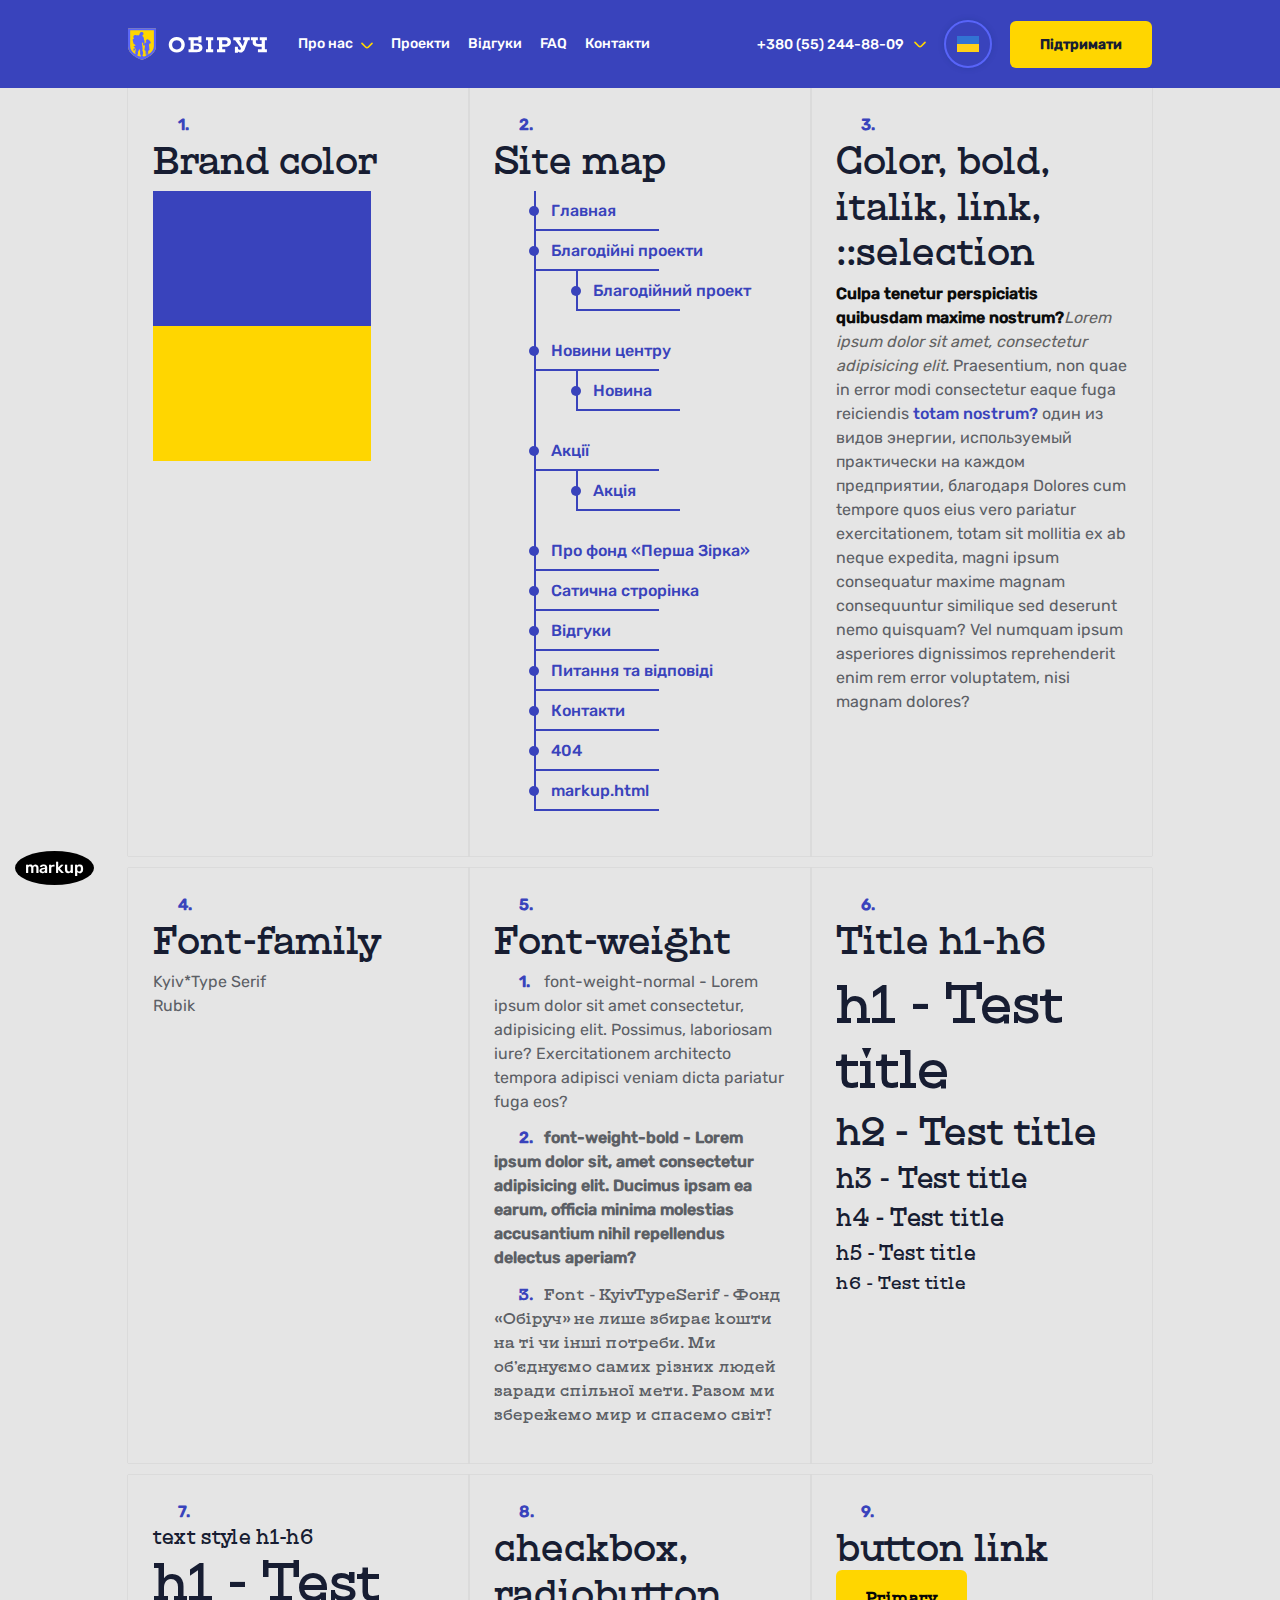
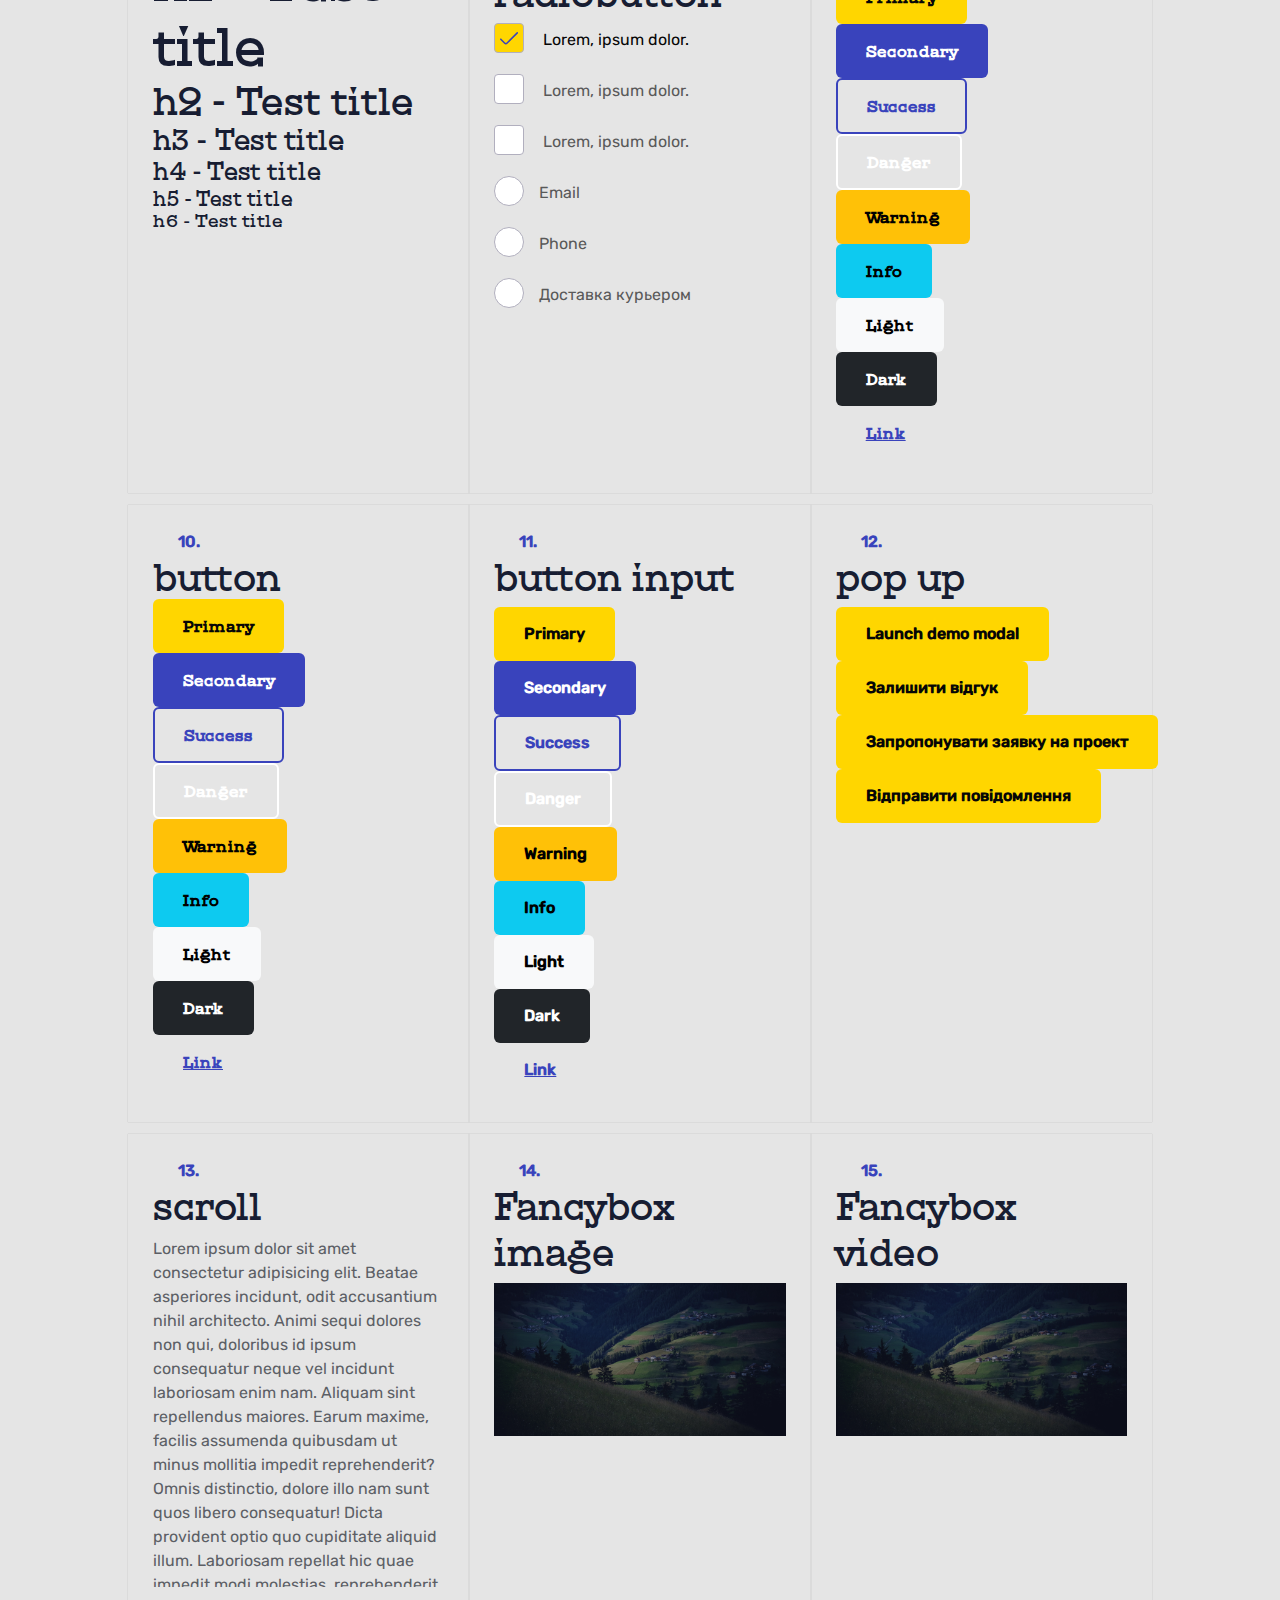
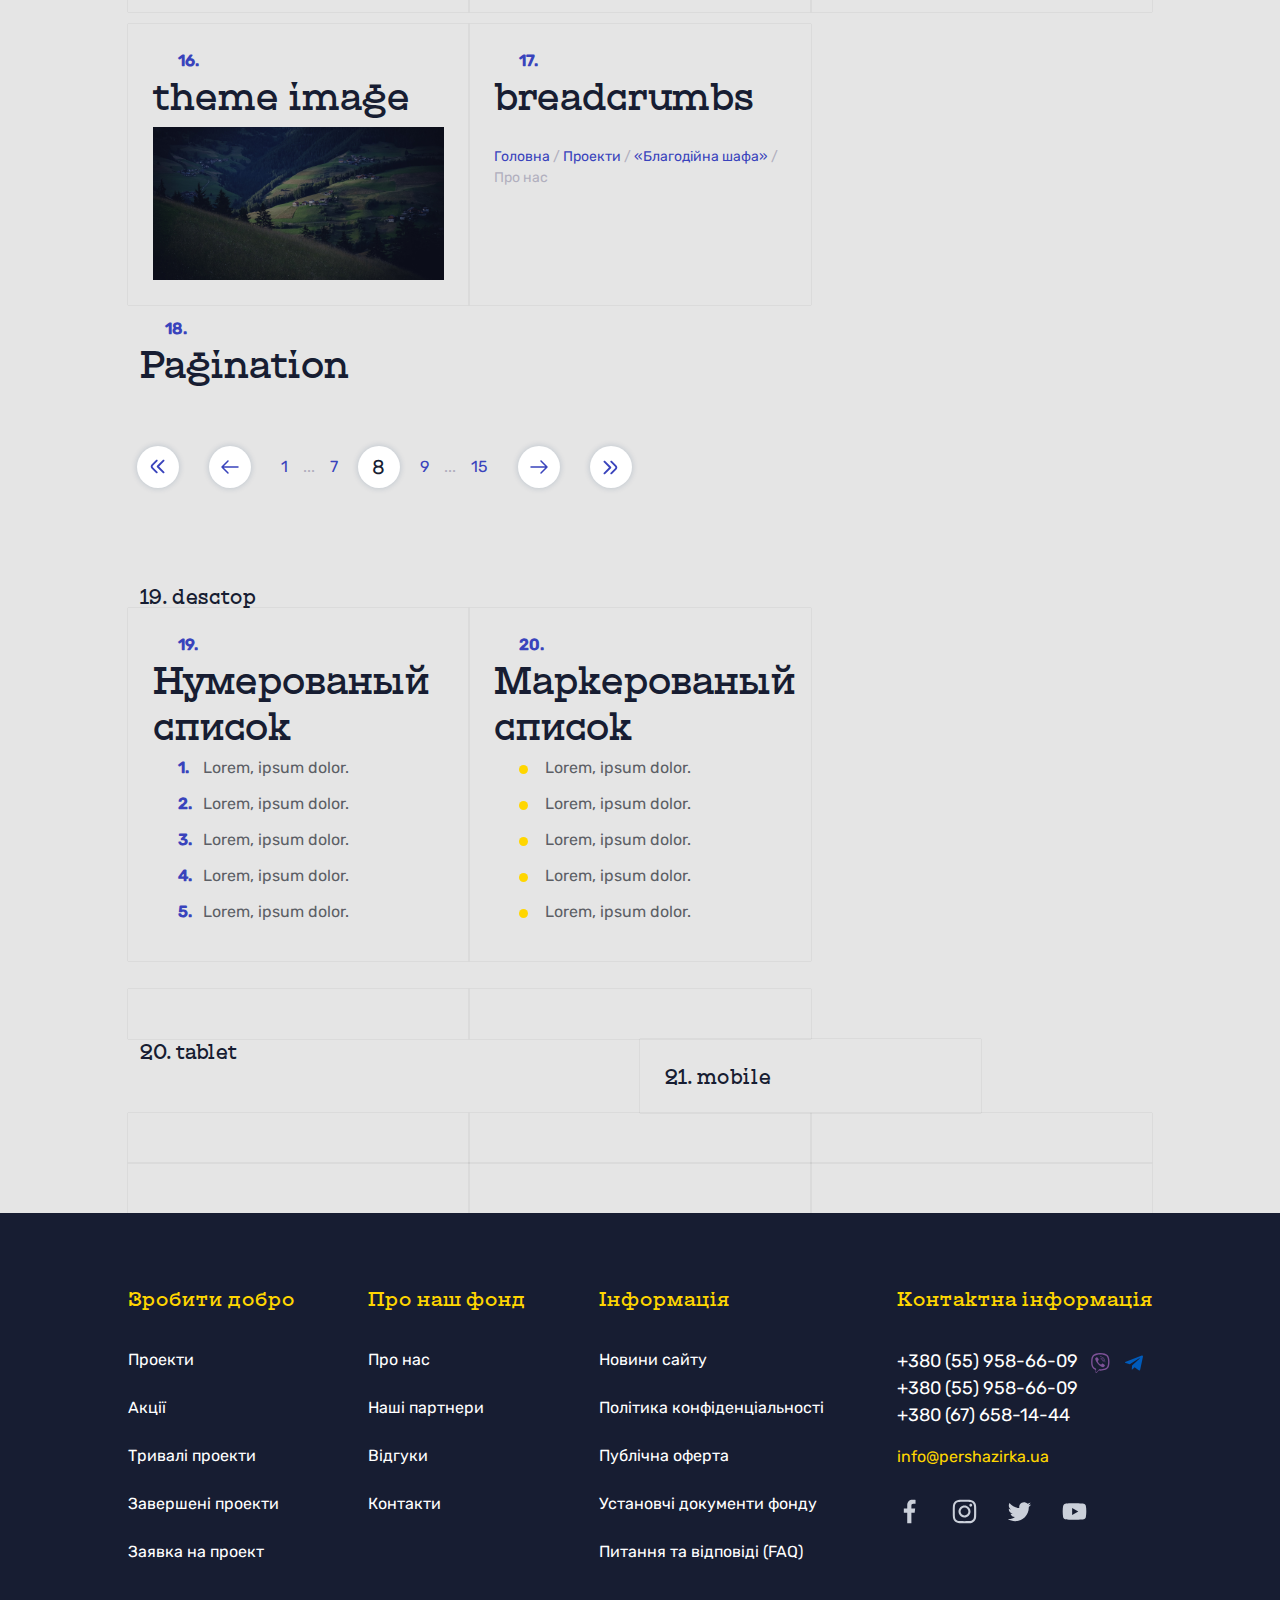
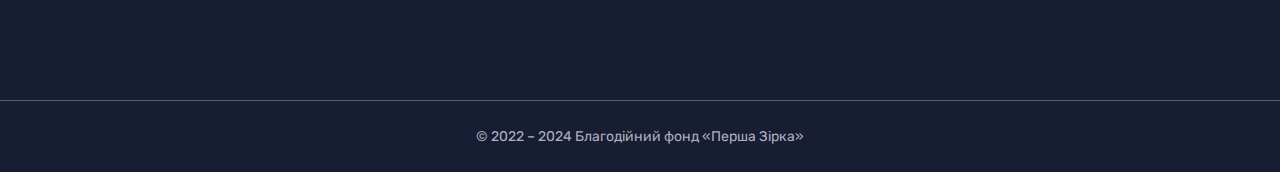
<file: markup.html>
<!DOCTYPE html>
<html lang="ru">

<head>
    <meta charset="UTF-8">
    <meta name="theme-color" content="#005BBB">
    <meta name="viewport" content="width=device-width,initial-scale=1,user-scalable=no" />
    <title>Благодійний фонд «Обіруч»</title>
    <link rel="shortcut icon" href="assets/img/favicon.png" />
    <link rel="stylesheet" type="text/css" href="assets/css/bootstrap.min.css" />
    <link rel="stylesheet" type="text/css" href="assets/css/slick.css" />
    <link rel="stylesheet" type="text/css" href="assets/css/slick-theme.css" />
    <link rel="stylesheet" type="text/css" href="assets/css/jquery.fancybox.min.css" />
    <link rel="stylesheet" type="text/css" href="assets/css/nice-select.css" />
    <link rel="stylesheet" type="text/css" href="style.css" />

</head>

<body>

    <!-- 
<div class='thetop'></div>
<div class='scrolltop'>
    <div  class='muve-top'></div>
</div>
-->
    <a href="markup.html" class="markup-link">markup</a>

    <header class="header">
        <div class="wrapper">
            <div class="row-custom jcsb aic">
                <div class="header__menu-wrap">
                    <a href="index.html" class="logo"><img src="assets/img/Logo.svg" alt="" /></a>
                    <nav>
                        <ul>
                            <li class="menu-item-has-children">
                                <a href="about-page.html">Про нас</a>
                                <ul class="sub-menu">
                                    <li><a href="about-page.html">Про наш фонд</a></li>
                                    <li><a href="template-page.html">Наші партнери</a></li>
                                    <li><a href="reviews.html">Відгуки</a></li>
                                    <li><a href="faq.html">Питання та відповіді (FAQ)</a></li>
                                    <li><a href="contacts.html">Контакти</a></li>
                                    <li><a href="template-page.html">Публічна оферта</a></li>
                                    <li><a href="template-page.html">Політика конфіденціальності</a></li>
                                    <li><a href="template-page.html">Установчі документи фонду</a></li>
                                </ul>
                            </li>
                            <li><a href="projects-category.html">Проекти</a></li>
                            <li><a href="reviews.html">Відгуки</a></li>
                            <li><a href="faq.html">FAQ</a></li>
                            <li><a href="contacts.html">Контакти</a></li>
                        </ul>
                        <div class="mob-menu-bot">

                            <a href="#" class="btn btn-primary" data-bs-toggle="modal" data-bs-target="#exampleModal">Підтримати</a>
                        </div>
                    </nav>
                </div>
                <div class="header__info-wrap row-custom aic">
                    <div class="header__phone-wrap">
                        <div class="phone-dropdown">
                            <div class="phone-dropdown__top">
                                <a href="tel:+380 (55) 244-88-09">+380 (55) 244-88-09</a>
                                <svg width="12" height="7" viewBox="0 0 12 7" fill="none" xmlns="http://www.w3.org/2000/svg">
                                    <path d="M11.5897 0.841667C11.5123 0.76356 11.4201 0.701565 11.3185 0.659258C11.217 0.616951 11.1081 0.595169 10.9981 0.595169C10.888 0.595169 10.7791 0.616951 10.6776 0.659258C10.576 0.701565 10.4839 0.76356 10.4064 0.841667L6.58972 4.65833C6.51225 4.73643 6.42009 4.79843 6.31854 4.84074C6.21699 4.88304 6.10807 4.90482 5.99806 4.90482C5.88805 4.90482 5.77912 4.88304 5.67758 4.84074C5.57603 4.79843 5.48386 4.73643 5.40639 4.65833L1.58972 0.841667C1.51225 0.76356 1.42009 0.701565 1.31854 0.659258C1.21699 0.616951 1.10807 0.595169 0.998056 0.595169C0.888046 0.595169 0.779125 0.616951 0.677576 0.659258C0.576026 0.701565 0.483859 0.76356 0.40639 0.841667C0.25118 0.997802 0.164063 1.20901 0.164062 1.42917C0.164063 1.64932 0.25118 1.86053 0.40639 2.01666L4.23139 5.84166C4.70014 6.30982 5.33555 6.57279 5.99806 6.57279C6.66056 6.57279 7.29597 6.30982 7.76472 5.84166L11.5897 2.01666C11.7449 1.86053 11.8321 1.64932 11.8321 1.42917C11.8321 1.20901 11.7449 0.997802 11.5897 0.841667Z" fill="#FFD600" />
                                </svg>
                                <div class="btn-icon btn-mob-phone">
                                    <i class="icon-svg icon-phone"></i>
                                </div>
                            </div>
                            <div class="phone-dropdown__menu">
                                <ul>
                                    <li>
                                        <a href="tel:+380 (55) 958-66-09">+380 (55) 958-66-09</a>
                                        <a href="viber://chat?number=%2B380559586609">
										<img src="assets/img/viber.svg" alt="" />
									</a>
                                        <a href="https://telegram.me/voryag905">
										<img src="assets/img/telegram.svg" alt="" />
									</a>
                                    </li>
                                    <li>
                                        <a href="tel:+380 (55) 958-66-09">+380 (55) 958-66-09</a>
                                    </li>
                                    <li>
                                        <a href="tel:+380 (67) 658-14-44">+380 (67) 658-14-44</a>
                                    </li>
                                </ul>
                                <a href="mailto:info@obiruch.ua" class="email">
								info@obiruch.ua
							</a>
                                <a href="#" class="btn btn-primary"  data-bs-toggle="modal" data-bs-target="#formMessage">
								<svg xmlns="http://www.w3.org/2000/svg" width="23" height="22" viewBox="0 0 23 22" fill="none">
									<path fill-rule="evenodd" clip-rule="evenodd" d="M1.64453 11C1.64453 5.5577 6.05639 1.14584 11.4987 1.14584C11.8784 1.14584 12.1862 1.45365 12.1862 1.83334C12.1862 2.21304 11.8784 2.52084 11.4987 2.52084C6.81578 2.52084 3.01953 6.3171 3.01953 11C3.01953 15.6829 6.81578 19.4792 11.4987 19.4792C16.1816 19.4792 19.9779 15.6829 19.9779 11C19.9779 10.6203 20.2857 10.3125 20.6654 10.3125C21.0451 10.3125 21.3529 10.6203 21.3529 11C21.3529 16.4423 16.941 20.8542 11.4987 20.8542C6.05639 20.8542 1.64453 16.4423 1.64453 11ZM15.8717 2.08627C17.1256 0.83237 19.1585 0.83237 20.4124 2.08627C21.6663 3.34016 21.6663 5.37313 20.4124 6.62702L14.3183 12.7211C13.978 13.0615 13.7648 13.2747 13.5269 13.4603C13.2467 13.6789 12.9435 13.8663 12.6227 14.0191C12.3503 14.149 12.0642 14.2443 11.6076 14.3965L8.9451 15.284C8.45354 15.4478 7.9116 15.3199 7.54522 14.9535C7.17883 14.5871 7.0509 14.0452 7.21475 13.5536L8.10224 10.8911C8.25442 10.4345 8.34975 10.1484 8.47956 9.87604C8.63245 9.55523 8.81984 9.25203 9.03841 8.97181C9.22398 8.73389 9.43721 8.52069 9.77761 8.18034L15.8717 2.08627ZM19.4402 3.05854C18.7232 2.34161 17.5609 2.34161 16.844 3.05854L16.4987 3.40377C16.5195 3.49165 16.5486 3.59634 16.5892 3.71312C16.7205 4.09175 16.9691 4.59041 17.4387 5.06C17.9083 5.52959 18.407 5.77819 18.7856 5.90955C18.9024 5.95006 19.0071 5.97918 19.0949 5.99999L19.4402 5.65475C20.1571 4.93783 20.1571 3.77546 19.4402 3.05854ZM18.0117 7.08317C17.5388 6.87977 16.9878 6.55368 16.4664 6.03228C15.945 5.51087 15.6189 4.95993 15.4155 4.48696L10.7814 9.12108C10.3996 9.50288 10.2499 9.6543 10.1226 9.81746C9.96546 10.0189 9.83073 10.2369 9.72081 10.4676C9.63178 10.6544 9.56332 10.856 9.39257 11.3683L8.99666 12.556L9.94272 13.502L11.1304 13.1061C11.6427 12.9354 11.8443 12.8669 12.0311 12.7779C12.2618 12.668 12.4798 12.5332 12.6812 12.3761C12.8444 12.2488 12.9958 12.0991 13.3776 11.7173L18.0117 7.08317Z" fill="#171D32"/>
								</svg>
								<span>Написати повідомлення</span>
							</a>
                            </div>
                        </div>
                    </div>
                    <div class="header__lang-wrap">
                        <div class="lang-dropdown">
                            <div class="lang-dropdown__top btn-icon">
                                <img src="assets/img/Ukraine.svg" alt="" />
						</div>
                                <div class="lang-dropdown__menu">
                                    <ul>
                                        <li>
                                            <a href="#ua">
										<img src="assets/img/Ukraine.svg" alt="" />
										<span>Українська</span>
									</a>
                                        </li>
                                        <li>
                                            <a href="#uk">
										<img src="assets/img/UK.svg" alt="" />
										<span>English</span>
									</a>
                                        </li>
                                        <li>
                                            <a href="#uk">
										<img src="assets/img/UK.svg" alt="" />
										<span>English</span>
									</a>
                                        </li>
                                    </ul>
                                </div>
                            </div>
                        </div>
                        <a href="page-404.html" class="login btn-icon d-none">
					<svg
						width="20"
						height="20"
						viewBox="0 0 20 20"
						fill="none"
						xmlns="http://www.w3.org/2000/svg"
					>
						<g clip-path="url(#clip0_183_5966)">
							<path
								d="M10 9.99995C10.9889 9.99995 11.9556 9.7067 12.7779 9.1573C13.6001 8.60789 14.241 7.827 14.6194 6.91337C14.9978 5.99974 15.0969 4.9944 14.9039 4.0245C14.711 3.05459 14.2348 2.16368 13.5355 1.46441C12.8363 0.765152 11.9454 0.288949 10.9755 0.0960224C10.0055 -0.0969037 9.00021 0.00211302 8.08658 0.380551C7.17295 0.758989 6.39206 1.39985 5.84265 2.2221C5.29324 3.04434 5 4.01104 5 4.99995C5.00132 6.32563 5.52853 7.59663 6.46593 8.53402C7.40332 9.47142 8.67432 9.99863 10 9.99995ZM10 1.66662C10.6593 1.66662 11.3037 1.86211 11.8519 2.22838C12.4001 2.59466 12.8273 3.11525 13.0796 3.72434C13.3319 4.33343 13.3979 5.00365 13.2693 5.65025C13.1407 6.29685 12.8232 6.8908 12.357 7.35697C11.8908 7.82315 11.2969 8.14062 10.6503 8.26923C10.0037 8.39785 9.33348 8.33184 8.72439 8.07955C8.1153 7.82726 7.59471 7.40001 7.22844 6.85185C6.86216 6.30369 6.66667 5.65922 6.66667 4.99995C6.66667 4.11589 7.01786 3.26805 7.64298 2.64293C8.2681 2.01781 9.11595 1.66662 10 1.66662Z"
								fill="#0B305D"
							/>
							<path
								d="M10 11.6672C8.01155 11.6694 6.10518 12.4603 4.69914 13.8663C3.29309 15.2724 2.50221 17.1787 2.5 19.1672C2.5 19.3882 2.5878 19.6002 2.74408 19.7564C2.90036 19.9127 3.11232 20.0005 3.33333 20.0005C3.55435 20.0005 3.76631 19.9127 3.92259 19.7564C4.07887 19.6002 4.16667 19.3882 4.16667 19.1672C4.16667 17.6201 4.78125 16.1363 5.87521 15.0424C6.96917 13.9484 8.4529 13.3338 10 13.3338C11.5471 13.3338 13.0308 13.9484 14.1248 15.0424C15.2188 16.1363 15.8333 17.6201 15.8333 19.1672C15.8333 19.3882 15.9211 19.6002 16.0774 19.7564C16.2337 19.9127 16.4457 20.0005 16.6667 20.0005C16.8877 20.0005 17.0996 19.9127 17.2559 19.7564C17.4122 19.6002 17.5 19.3882 17.5 19.1672C17.4978 17.1787 16.7069 15.2724 15.3009 13.8663C13.8948 12.4603 11.9884 11.6694 10 11.6672Z"
								fill="#0B305D"
							/>
						</g>
						<defs>
							<clipPath id="clip0_183_5966">
								<rect width="20" height="20" fill="white" />
							</clipPath>
						</defs>
					</svg>
				</a>
                        <a href="#" class="btn btn-primary" data-bs-toggle="modal" data-bs-target="#exampleModal">Підтримати</a>
                        <div class="btn-menu">
                            <span></span>
                            <span></span>
                            <span></span>
                        </div>
                    </div>
                </div>
            </div>
    </header>

    <main class="wrapper markup">
        <div class="container">
            <ol class="row">
                <li class="col-lg-4 col-md-6 col-xs-12">
                    <h2>Brand color </h2>
                    <div class="brand-bg-1"></div>
                    <div class="brand-bg-2"></div>
                </li>
                <li class="col-lg-4 col-md-6 col-xs-12 site-map">
                    <h2>Site map</h2>
                    <ol>
                        <li><a href="index.html">Главная</a></li>
                        <li><a href="projects-category.html">Благодійні проекти</a>
                            <ol>
                                <li><a href="project-item.html">Благодійний проект</a></li>

                            </ol>
                        </li>
                        <li><a href="news.html">Новини центру
                        <ol>
                            <li><a href="article.html">Новина</a></li>

                    </ol>
    </a></li>
    <li><a href="actions.html">Акцiї</a>
        <ol>
            <li><a href="action-item.html">Акцiя</a></li>

        </ol>
    </li>
    <li><a href="about-page.html">Про фонд «Перша Зірка»</a></li>
    <li><a href="template-page.html">Сатична строрінка</a></li>
    <li><a href="reviews.html">Відгуки</a></li>
    <li><a href="faq.html">Питання та відповіді</a></li>
    <li><a href="contacts.html">Контакти</a></li>
    <li><a href="page-404.html">404</a></li>
    <li><a href="markup.html">markup.html</a></li>
    </ol>
    </li>
    <li class="col-lg-4 col-md-6 col-xs-12">
        <h2>Color, bold, italik, link, ::selection</h2>
        <p><b>Culpa tenetur perspiciatis quibusdam maxime nostrum?</b><i>Lorem ipsum dolor sit amet, consectetur adipisicing elit.</i> Praesentium, non quae in error modi consectetur eaque fuga reiciendis <a href="#">totam nostrum?</a> один из видов энергии, используемый практически на каждом предприятии, благодаря Dolores cum tempore quos eius vero pariatur exercitationem, totam sit mollitia ex ab neque expedita, magni ipsum consequatur maxime magnam consequuntur similique sed deserunt nemo quisquam? Vel numquam ipsum asperiores dignissimos reprehenderit enim rem error voluptatem, nisi magnam dolores?</p>
    </li>
    <li class="col-lg-4 col-md-6 col-xs-12">
        <h2>Font-family</h2>
        <div>Kyiv*Type Serif</div>
        <div>Rubik</div>
    </li>
    <li class="col-lg-4 col-md-6 col-xs-12">
        <h2>Font-weight </h2>
        <ol>
            <li class="font-weight-normal">font-weight-normal - Lorem ipsum dolor sit amet consectetur, adipisicing elit. Possimus, laboriosam iure? Exercitationem architecto tempora adipisci veniam dicta pariatur fuga eos?</li>
            <li class="font-weight-bold">font-weight-bold - Lorem ipsum dolor sit, amet consectetur adipisicing elit. Ducimus ipsam ea earum, officia minima molestias accusantium nihil repellendus delectus aperiam?</li>
            <li class="font-KyivTypeSerif">Font - KyivTypeSerif - Фонд «Обіруч» не лише збирає кошти на ті чи інші потреби. Ми об’єднуємо самих різних людей заради спільної мети. Разом ми збережемо мир и спасемо світ!</li>
        </ol>
    </li>
    <li class="col-lg-4 col-md-6 col-xs-12">
        <h2> Title h1-h6</h2>
        <h1>h1 - Test title </h1>
        <h2>h2 - Test title </h2>
        <h3>h3 - Test title </h3>
        <h4>h4 - Test title </h4>
        <h5>h5 - Test title </h5>
        <h6>h6 - Test title </h6>
    </li>
    <li class="col-lg-4 col-md-6 col-xs-12">
        <div class="title_5"> text style h1-h6</div>
        <div class="title_1">h1 - Test title </div>
        <div class="title_2">h2 - Test title </div>
        <div class="title_3">h3 - Test title </div>
        <div class="title_4">h4 - Test title </div>
        <div class="title_5">h5 - Test title </div>
        <div class="title_6">h6 - Test title </div>
    </li>
    <li class="col-lg-4 col-md-6 col-xs-12">
        <h2>checkbox, radiobutton</h2>
        <p>
            <input id="checkbox" type="checkbox" name="terms" checked="checked">
            <label for="checkbox">
                Lorem, ipsum dolor.
            </label>
            <input type="hidden" name="terms-field" value="1">
        </p>
        <p>
            <input id="checkbox2" type="checkbox" name="terms">
            <label for="checkbox2">
                Lorem, ipsum dolor.
            </label>
            <input type="hidden" name="terms-field" value="1">
        </p>
        <p>
            <input id="checkbox3" type="checkbox" name="terms">
            <label for="checkbox3">
                Lorem, ipsum dolor.
            </label>
            <input type="hidden" name="terms-field" value="1">
        </p>
        <p>
            <input type="radio" id="contactChoice1" name="contact" value="email">
            <label for="contactChoice1">Email</label>
        </p>
        <p>
            <input type="radio" id="contactChoice2" name="contact" value="phone">
            <label for="contactChoice2">Phone</label>
        </p>
        <p>
            <input type="radio" name="contact" id="contactChoice3" value="flat">
            <label for="contactChoice3">Доставка курьером </label>
        </p>
    </li>
    <li class="col-lg-4 col-md-6 col-xs-12">
        <h2>button link </р>
                <a href="#" class="btn btn-primary">Primary</a>
                <a href="#" class="btn btn-secondary">Secondary</a>
                <a href="#" class="btn btn-success">Success</a>
                <a href="#" class="btn btn-danger">Danger</a>
                <a href="#" class="btn btn-warning">Warning</a>
                <a href="#" class="btn btn-info">Info</a>
                <a href="#" class="btn btn-light">Light</a>
                <a href="#" class="btn btn-dark">Dark</a>
                <a href="#" class="btn btn-link">Link</a>
            </li>
            <li class="col-lg-4 col-md-6 col-xs-12">   
                <h2>button </р>
                <button type="button" class="btn btn-primary">Primary</button>
                <button type="button" class="btn btn-secondary">Secondary</button>
                <button type="button" class="btn btn-success">Success</button>
                <button type="button" class="btn btn-danger">Danger</button>
                <button type="button" class="btn btn-warning">Warning</button>
                <button type="button" class="btn btn-info">Info</button>
                <button type="button" class="btn btn-light">Light</button>
                <button type="button" class="btn btn-dark">Dark</button>
                <button type="button" class="btn btn-link">Link</button></li>
            <li class="col-lg-4 col-md-6 col-xs-12">
                <h2>button input</h2>
        <input type="button" class="btn btn-primary" value="Primary">
        <input type="button" class="btn btn-secondary" value="Secondary">
        <input type="button" class="btn btn-success" value="Success">
        <input type="button" class="btn btn-danger" value="Danger">
        <input type="button" class="btn btn-warning" value="Warning">
        <input type="button" class="btn btn-info" value="Info">
        <input type="button" class="btn btn-light" value="Light">
        <input type="button" class="btn btn-dark" value="Dark">
        <input type="button" class="btn btn-link" value="Link">
    </li>
    <li class="col-lg-4 col-md-6 col-xs-12">
        <h2>pop up</h2>
        <button type="button" class="btn btn-primary" data-bs-toggle="modal" data-bs-target="#exampleModal">
            Launch demo modal
        </button>
        <a href="#" class="btn btn-primary" data-bs-toggle="modal" data-bs-target="#leaveFeedback">Залишити відгук</a>
        <a href="#" class="btn btn-primary" data-bs-toggle="modal" data-bs-target="#formRequest">Запропонувати заявку на проект</a>
        <a href="#" class="btn btn-primary" data-bs-toggle="modal" data-bs-target="#formMessage">Відправити повідомлення</a>

    </li>
    <li class="col-lg-4 col-md-6 col-xs-12">
        <h2>scroll</h2>
        <div class="scroll">
            Lorem ipsum dolor sit amet consectetur adipisicing elit. Beatae asperiores incidunt, odit accusantium nihil architecto. Animi sequi dolores non qui, doloribus id ipsum consequatur neque vel incidunt laboriosam enim nam.
            Aliquam sint repellendus maiores. Earum maxime, facilis assumenda quibusdam ut minus mollitia impedit reprehenderit? Omnis distinctio, dolore illo nam sunt quos libero consequatur! Dicta provident optio quo cupiditate aliquid illum.
            Laboriosam repellat hic quae impedit modi molestias, reprehenderit sit aperiam omnis eum? Maiores, quas, consequatur saepe deserunt, culpa unde voluptatem assumenda doloremque et at aliquid hic cum cupiditate alias itaque.
            Dolore accusamus repellendus tempore eius, soluta assumenda? Architecto deleniti doloribus distinctio ullam! Officiis quisquam illo, aliquid neque nobis voluptates repudiandae id doloremque laboriosam hic, sed nesciunt iure atque adipisci error!
            Totam labore voluptas maxime officiis quibusdam omnis ut, atque deserunt, corrupti fugit neque esse nam iusto saepe. Sapiente quas nihil, eveniet consectetur ad, necessitatibus, maiores fugit at corrupti similique libero!
        </div>
    </li>
    <li class="col-lg-4 col-md-6 col-xs-12">
        <h2>Fancybox image</h2>
        <a href="assets/img/bg-ab.jpg" class="fancybox" data-fancybox="gallery" data-caption="Caption #1">
                    <img class="img-fluid" src="assets/img/bg-ab.jpg" alt="">
                </a>
    </li>
    <li class="col-lg-4 col-md-6 col-xs-12">
        <h2> Fancybox video</h2>
        <a href="https://www.youtube.com/watch?v=rYNN5p-uI1Q" class="fancybox" data-fancybox="gallery" data-caption="Caption #2">
                  <img class="img-fluid" src="assets/img/bg-ab.jpg" alt="">
                </a>
    </li>
    <li class="col-lg-4 col-md-6 col-xs-12">
        <h2> theme image</h2>
        <a href="assets/img/bg-ab.jpg" class="fancybox" data-fancybox="gallery" data-caption="Caption #2">
                  <img class="img-fluid" src="assets/img/bg-ab.jpg" alt="">
                </a>
    </li>
    <li class="col-lg-4 col-md-6 col-xs-12">

        <h2>breadcrumbs</h2>
        <div class="wrapper">
            <div class="breadcrumb">
                <span>
      <span>
        <a href="index.html">Головна </a> / <span><a href="projects-category.html">Проекти</a> /
          <span><a href="project-item.html">«Благодійна шафа»</a> / 
            <span class="breadcrumb_last">Про нас</span></span></span></span></span>
            </div>
        </div>



    </li>
    <li class="col-md-6 col-xs-12">
        <h2>Pagination</h2>
        <div class="wp-pagenavi">
            <a class="first" href="#">&nbsp;</a>
            <a class="previouspostslink" rel="prev" href="#"></a>
            <a class="page smaller" href="#">1</a>
            <!--    <a class="page smaller" href="#">2</a>-->
            <span class="extend">...</span>
            <a class="page smaller" href="#">7</a>
            <span class="current">8</span>
            <a class="page larger" href="#">9</a>
            <span class="extend">...</span>
            <!--    <a class="page smaller" href="#">14</a>-->
            <a class="page smaller" href="#">15</a>
            <a class="nextpostslink" rel="next" href="#">&nbsp;</a>
            <a class="last" href="#">&nbsp;</a>
        </div>

    </li>
    <div>
        <div class="title_5">19. desctop</div>

    </div>

    <li class="col-lg-4 col-md-6 col-xs-12">
        <h2>Нумерованый список</h2>
        <ol>
            <li>Lorem, ipsum dolor.</li>
            <li>Lorem, ipsum dolor.</li>
            <li>Lorem, ipsum dolor.</li>
            <li>Lorem, ipsum dolor.</li>
            <li>Lorem, ipsum dolor.</li>
        </ol>
    </li>
    <li class="col-lg-4 col-md-6 col-xs-12">
        <h2>Маркерованый список</h2>

        <ul>
            <li>Lorem, ipsum dolor.</li>
            <li>Lorem, ipsum dolor.</li>
            <li>Lorem, ipsum dolor.</li>
            <li>Lorem, ipsum dolor.</li>
            <li>Lorem, ipsum dolor.</li>
        </ul>
        </span>
    </li>

    </ol>
    <div class="row">
        <div class="col-lg-4 col-md-6 col-xs-12"></div>
        <div class="col-lg-4 col-md-6 col-xs-12"></div>
        <div class="col-md-6 col-xs-12">
            <div class="title_5">20. tablet</div>
        </div>
        <div class="col-lg-4 col-md-6 col-xs-12">
            <div class="title_5">21. mobile</div>
        </div>

        <div class="col-lg-4 col-md-6 col-xs-12">

        </div>
        <div class="col-lg-4 col-md-6 col-xs-12">


        </div>
        <div class="col-lg-4 col-md-6 col-xs-12">

        </div>

        <div class="col-lg-4 col-md-6 col-xs-12">

        </div>
        <div class="col-lg-4 col-md-6 col-xs-12">


        </div>
        <div class="col-lg-4 col-md-6 col-xs-12">

        </div>
    </div>
    </div>
    </div>
    </main>

    <footer class="footer">
        <div class="wrapper">
            <div class="row-custom jcsb">
                <div class="footer__col">
                    <div class="footer__title">Зробити добро</div>
                    <div class="footer__menu">
                        <ul>
                            <li><a href="projects-category.html">Проекти</a></li>
                            <li><a href="actions.html">Акції</a></li>
                            <li><a href="projects-category.html">Тривалі проекти</a></li>
                            <li><a href="projects-category.html">Завершені проекти</a></li>
                            <li><a href="#" data-bs-toggle="modal" data-bs-target="#formRequest">Заявка на проект</a></li>
                        </ul>
                    </div>

                </div>
                <div class="footer__col">
                    <div class="footer__title">Про наш фонд</div>
                    <div class="footer__menu">
                        <ul>
                            <li><a href="about-page.html">Про нас</a></li>
                            <li><a href="template-page.html">Наші партнери</a></li>
                            <li><a href="reviews.html">Відгуки</a></li>
                            <li><a href="contacts.html">Контакти</a></li>
                        </ul>
                    </div>

                </div>
                <div class="footer__col">
                    <div class="footer__title">Інформація</div>
                    <div class="footer__menu">
                        <ul>
                            <li><a href="news.html">Новини сайту</a></li>
                            <li><a href="template-page.html">Політика конфіденціальності</a></li>
                            <li><a href="template-page.html">Публічна оферта</a></li>
                            <li><a href="template-page.html">Установчі документи фонду</a></li>
                            <li><a href="faq.html">Питання та відповіді (FAQ)</a></li>
                        </ul>
                    </div>

                </div>
                <div class="footer__col">
                    <div class="footer__title">Контактна інформація</div>
                    <div class="footer__info">
                        <ul class="footer__phones">
                            <li>
                                <a href="tel:+380 (55) 958-66-09">+380 (55) 958-66-09</a>
                                <a href="viber://chat?number=%2B380559586609">
								<img src="assets/img/viber.svg" alt="" />
							</a>
                                <a href="https://telegram.me/voryag905">
								<img src="assets/img/telegram.svg" alt="" />
							</a>
                            </li>
                            <li>
                                <a href="tel:+380 (55) 958-66-09">+380 (55) 958-66-09</a>
                            </li>
                            <li>
                                <a href="tel:+380 (67) 658-14-44">+380 (67) 658-14-44</a>
                            </li>
                        </ul>
                        <a href="mailto:info@pershazirka.ua" class="email">
						info@pershazirka.ua
					</a>
                        <ul class="soc-icons">
                            <li><a href="#"><i class="icon-svg icon-facebook"></i></a></li>
                            <li><a href="#"><i class="icon-svg icon-insta"></i></a></li>
                            <li><a href="#"><i class="icon-svg icon-twitter"></i></a></li>
                            <li><a href="#"><i class="icon-svg icon-youtube"></i></a></li>
                        </ul>
                    </div>

                </div>
            </div>
        </div>
        <div class="footer__copy">© 2022 – 2024 Благодійний фонд «Перша Зірка»</div>
    </footer>
    <!-- Modal -->
    <div class="modal fade" id="exampleModal" tabindex="-1" aria-labelledby="exampleModalLabel" aria-hidden="true">
        <div class="modal-dialog">
            <div class="modal-content">

                <div class="modal-body">
                    <button type="button" class="btn-close" data-bs-dismiss="modal" aria-label="Close"></button>
                    <div class="form-tab">
                        <div class="form-tab__tabs">

                            <div class="btn-tab btn-tab--active">Я хочу допомогти</div>
                        </div>
                        <p class="form-tab__descr"><span>*</span> усі поля обов’язкові</p>
                        <form action="">
                            <div class="input-wrap">
                                <input type="text" placeholder="Як до вас звертатися?" />
                                <div class="icon-wrap">
                                    <i class="icon-svg icon-user-inp"> </i>
                                    <div class="note">
                                        Ваші ім’я та прізвище. Більше даних ви можете ввести у
                                        приватному кабінеті. Для авторизації натисніть на іконку “Вхід у
                                        шапці сайту”
                                    </div>
                                </div>
                            </div>
                            <div class="input-wrap">
                                <input type="tel" placeholder="Ваш номер телефону" />
                                <div class="icon-wrap">
                                    <i class="icon-svg icon-phone-inp"> </i>
                                    <div class="note">
                                        Ваші ім’я та прізвище. Більше даних ви можете ввести у
                                        приватному кабінеті. Для авторизації натисніть на іконку “Вхід у
                                        шапці сайту”
                                    </div>
                                </div>
                            </div>
                            <select class="select">
                                <option data-display="Де ви плануєте провести подію?" disabled>
                                    Де ви плануєте провести подію?
                                </option>
                                <option value="1">Подія 1</option>
                                <option value="2">Подія 2</option>
                                <option value="3">Подія 3</option>
                                <option value="4">Подія 4</option>
                            </select>
                            <select class="select">
                                <option data-display="Яку допомогу ви плануєте?" disabled>
                                    Яку допомогу ви плануєте?
                                </option>
                                <option value="Хворим дітям">Хворим дітям</option>
                                <option value="Збройним силам України">
                                    Збройним силам України
                                </option>
                                <option value="Вимушеним переселенцям">
                                    Вимушеним переселенцям
                                </option>
                                <option value="Літнім людям">Літнім людям</option>
                                <option value="Інше">Вуличним тваринам</option>
                            </select>
                            <textarea placeholder="Опишіть свій проект"></textarea>
                            <input type="hidden" value="Я хочу допомогти" />
                            <button class="btn btn-primary">
                                <i class="icon-svg icon-plus"></i>
                                <span>Зробити внесок</span>
                            </button>
                        </form>
                    </div>
                </div>

            </div>
        </div>
    </div>


    <!-- Modal -->
    <div class="modal fade" id="leaveFeedback" tabindex="-1" aria-labelledby="leaveFeedbackLabel" aria-hidden="true">
        <div class="modal-dialog">
            <div class="modal-content">

                <div class="modal-body">
                    <button type="button" class="btn-close" data-bs-dismiss="modal" aria-label="Close"></button>
                    <div class="form-tab">
                        <div class="form-tab__tabs">

                            <div class="btn-tab btn-tab--active">Я хочу залишити відгук</div>
                        </div>
                        <p class="form-tab__descr"><span>*</span> усі поля обов’язкові</p>
                        <form action="">
                            <div class="input-wrap">
                                <input type="text" placeholder="Як до вас звертатися?" />
                                <div class="icon-wrap">
                                    <i class="icon-svg icon-user-inp"> </i>
                                    <div class="note">
                                        Ваші ім’я та прізвище.
                                    </div>
                                </div>
                            </div>
                            <div class="input-wrap">
                                <input type="tel" placeholder="Ваш номер телефону" />
                                <div class="icon-wrap">
                                    <i class="icon-svg icon-phone-inp"> </i>
                                    <div class="note">
                                        Введіть свій номер телефону
                                    </div>
                                </div>
                            </div>

                            <textarea placeholder="Опишіть свій проект"></textarea>
                            <input type="hidden" value="Я хочу допомогти" />
                            <button class="btn btn-primary">
                                <i class="icon-svg icon-plus"></i>
                                <span>Залишити відгук</span>
                            </button>
                        </form>
                    </div>
                </div>
            </div>
        </div>
    </div>

    <!-- Modal -->
    <div class="modal fade" id="formRequest" tabindex="-1" aria-labelledby="formRequestLabel" aria-hidden="true">
        <div class="modal-dialog">
            <div class="modal-content">

                <div class="modal-body">
                    <button type="button" class="btn-close" data-bs-dismiss="modal" aria-label="Close"></button>
                    <div class="form-tab">
                        <div class="form-tab__tabs">

                            <div class="btn-tab btn-tab--active">я хочу запропонувати заявку на проект</div>
                        </div>
                        <p class="form-tab__descr"><span>*</span> усі поля обов’язкові</p>
                        <form action="">
                            <div class="input-wrap">
                                <input type="text" placeholder="Як до вас звертатися?" />
                                <div class="icon-wrap">
                                    <i class="icon-svg icon-user-inp"> </i>
                                    <div class="note">
                                        Ваші ім’я та прізвище.
                                    </div>
                                </div>
                            </div>
                            <div class="input-wrap">
                                <input type="tel" placeholder="Ваш номер телефону" />
                                <div class="icon-wrap">
                                    <i class="icon-svg icon-phone-inp"> </i>
                                    <div class="note">
                                        Введіть свій номер телефону
                                    </div>
                                </div>
                            </div>

                            <textarea placeholder="Опишіть свій проект"></textarea>
                            <input type="hidden" value="Зробити заявку на проект" />
                            <button class="btn btn-primary">
                                <i class="icon-svg icon-plus"></i>
                                <span>Зробити заявку</span>
                            </button>
                        </form>
                    </div>
                </div>
            </div>
        </div>
    </div>



    <!-- Modal -->
    <div class="modal fade" id="formMessage" tabindex="-1" aria-labelledby="formMessageLabel" aria-hidden="true">
        <div class="modal-dialog">
            <div class="modal-content">

                <div class="modal-body">
                    <button type="button" class="btn-close" data-bs-dismiss="modal" aria-label="Close"></button>
                    <div class="form-tab">
                        <div class="form-tab__tabs">

                            <div class="btn-tab btn-tab--active">я хочу написати повідомлення</div>
                        </div>
                        <p class="form-tab__descr"><span>*</span> усі поля обов’язкові</p>
                        <form action="">
                            <div class="input-wrap">
                                <input type="text" placeholder="Як до вас звертатися?" />
                                <div class="icon-wrap">
                                    <i class="icon-svg icon-user-inp"> </i>
                                    <div class="note">
                                        Ваші ім’я та прізвище.
                                    </div>
                                </div>
                            </div>
                            <div class="input-wrap">
                                <input type="tel" placeholder="Ваш номер телефону" />
                                <div class="icon-wrap">
                                    <i class="icon-svg icon-phone-inp"> </i>
                                    <div class="note">
                                        Введіть свій номер телефону
                                    </div>
                                </div>
                            </div>

                            <textarea placeholder="Опишіть свій проект"></textarea>
                            <input type="hidden" value="Відправити повідомлення" />
                            <button class="btn btn-primary">
                                <i class="icon-svg icon-plus"></i>
                                <span>Відправити повідомлення</span>
                            </button>
                        </form>
                    </div>
                </div>
            </div>
        </div>
    </div>

    <script src="assets/js/library.min.js"></script>
    <script src="assets/js/custom.js"></script>
</body>

</html>
</file>
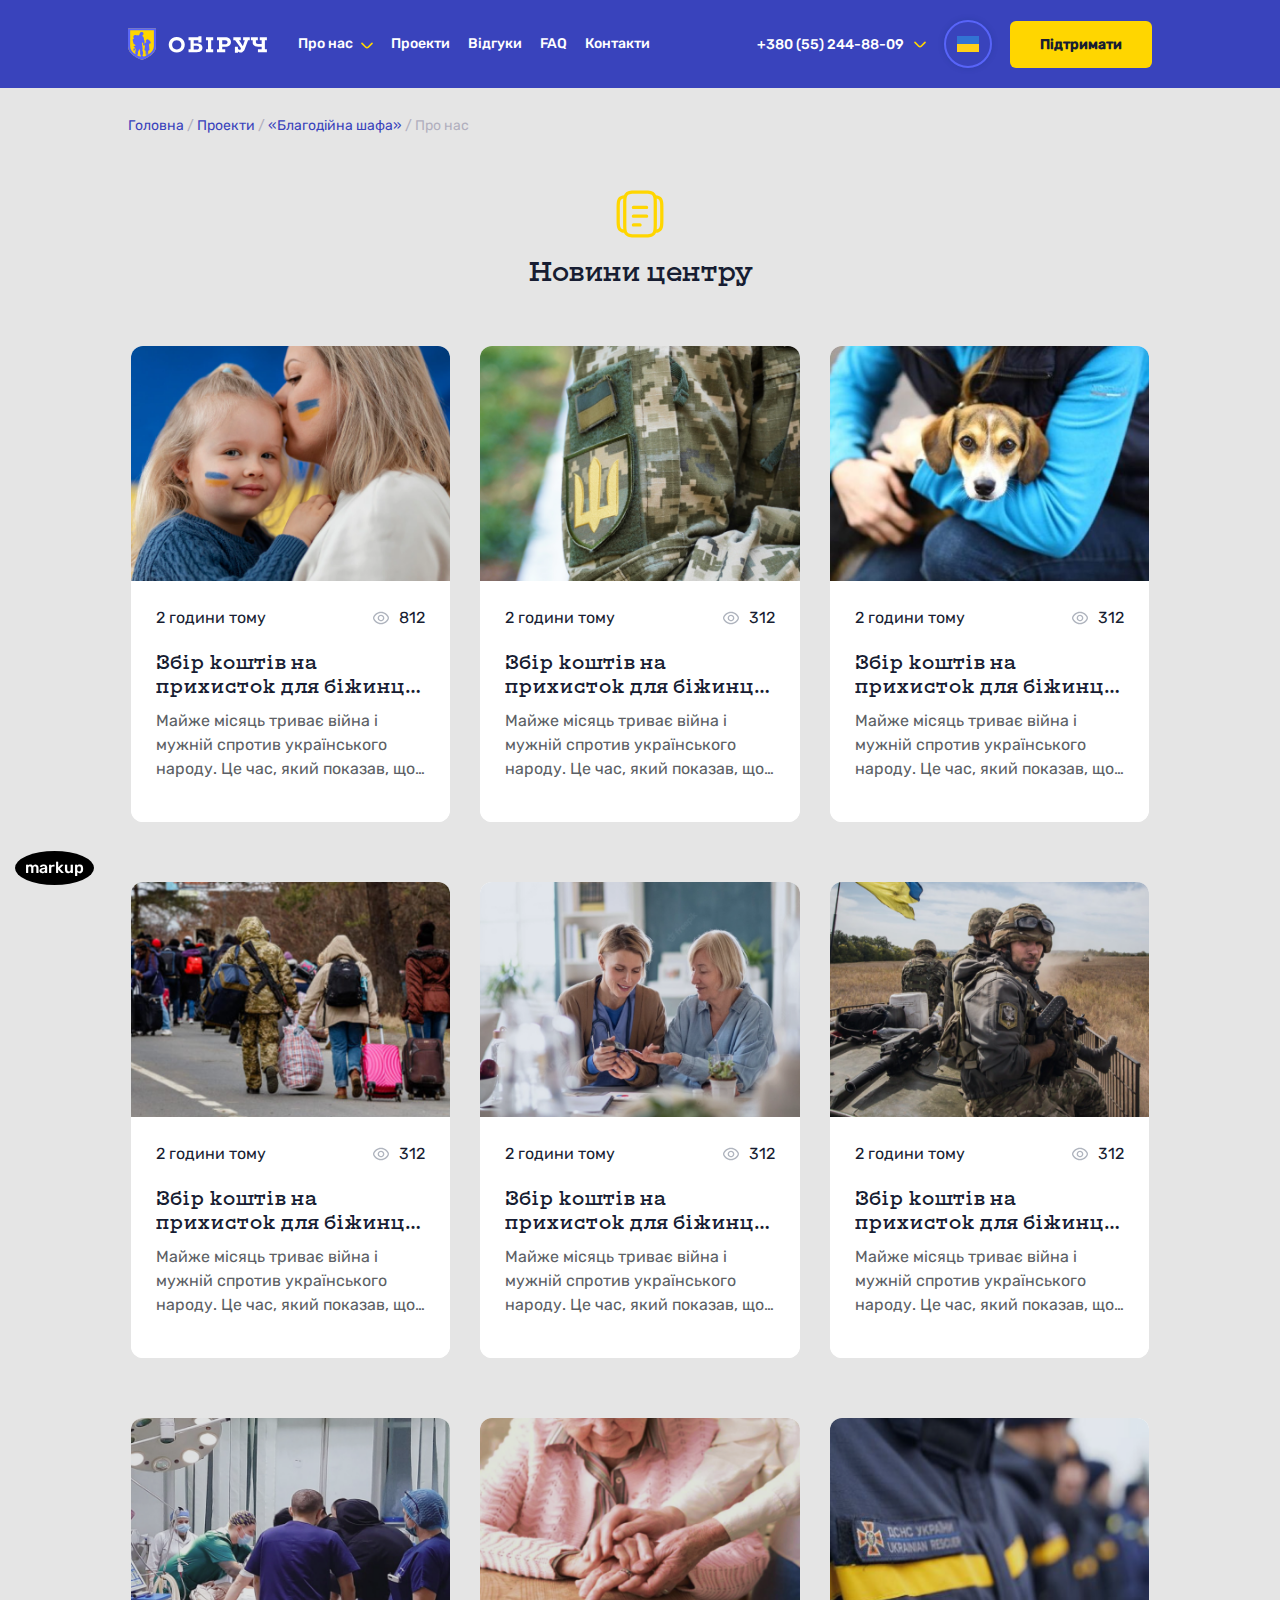
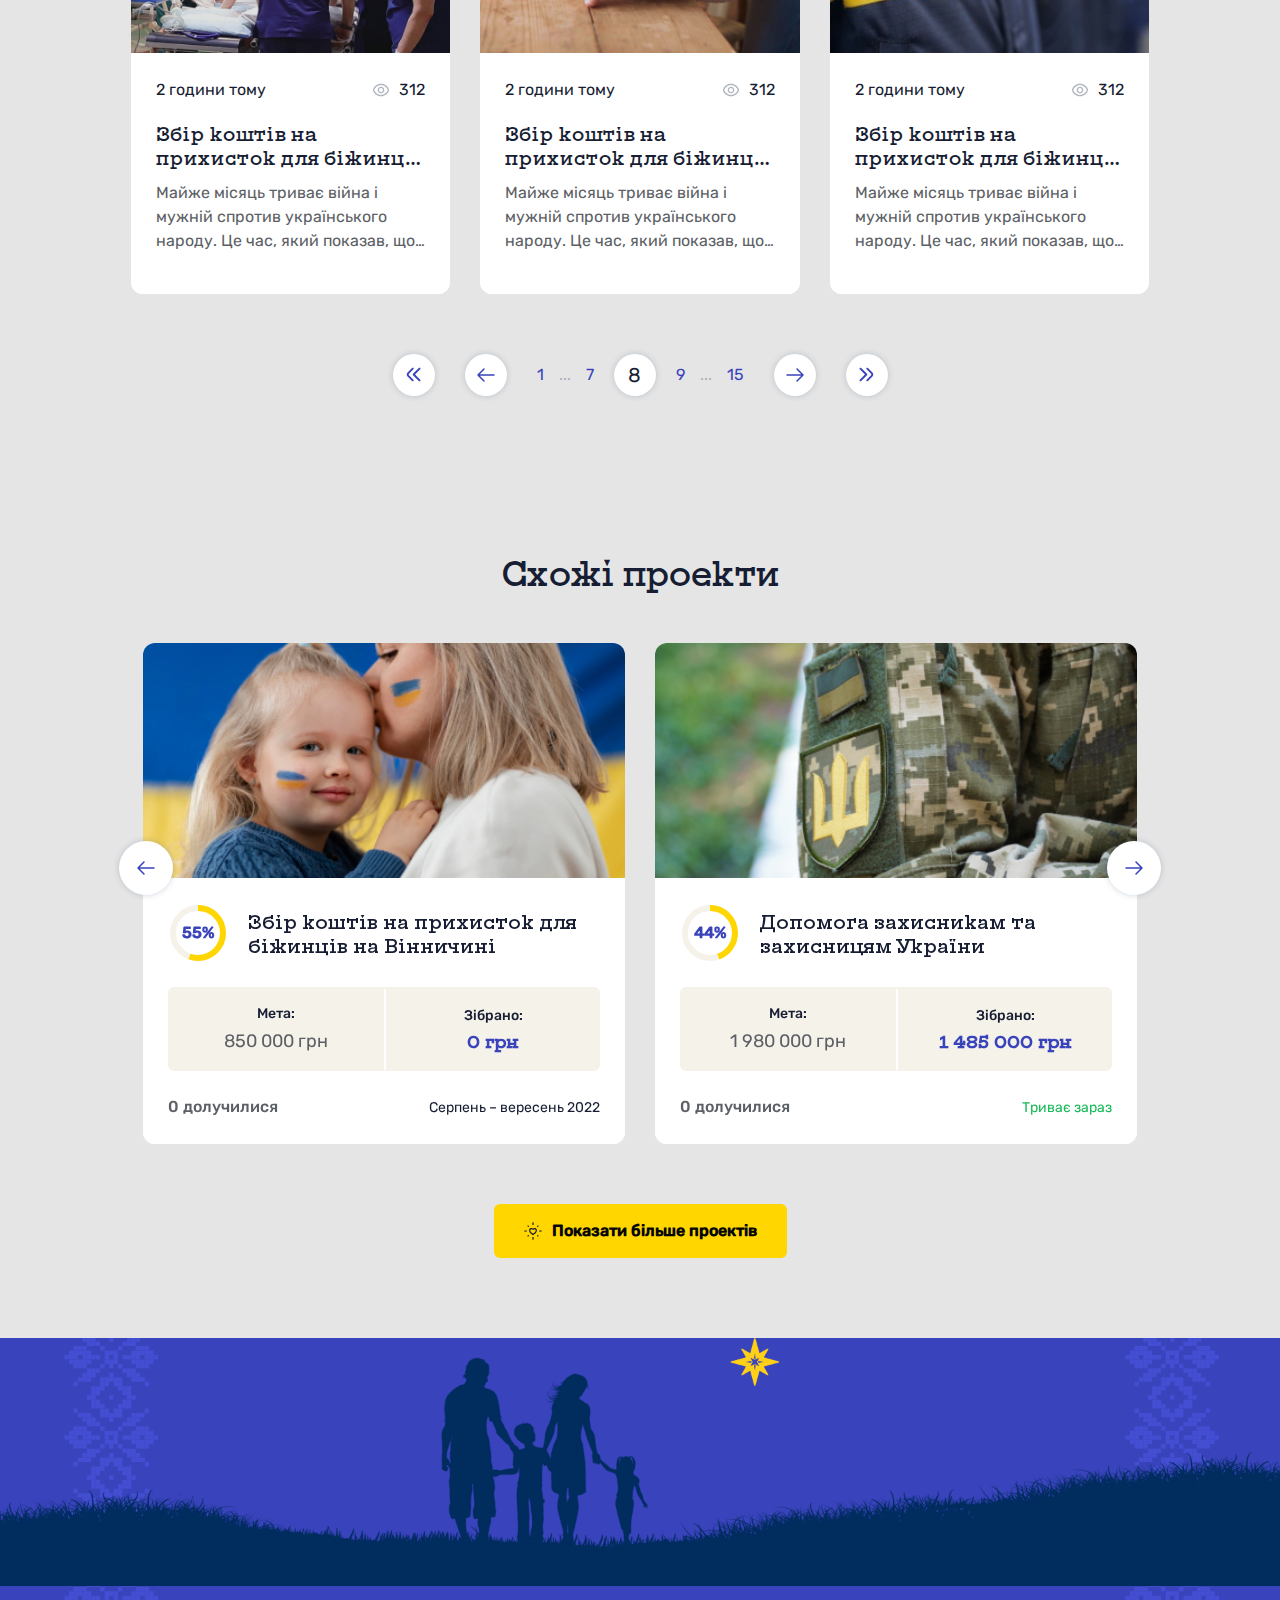
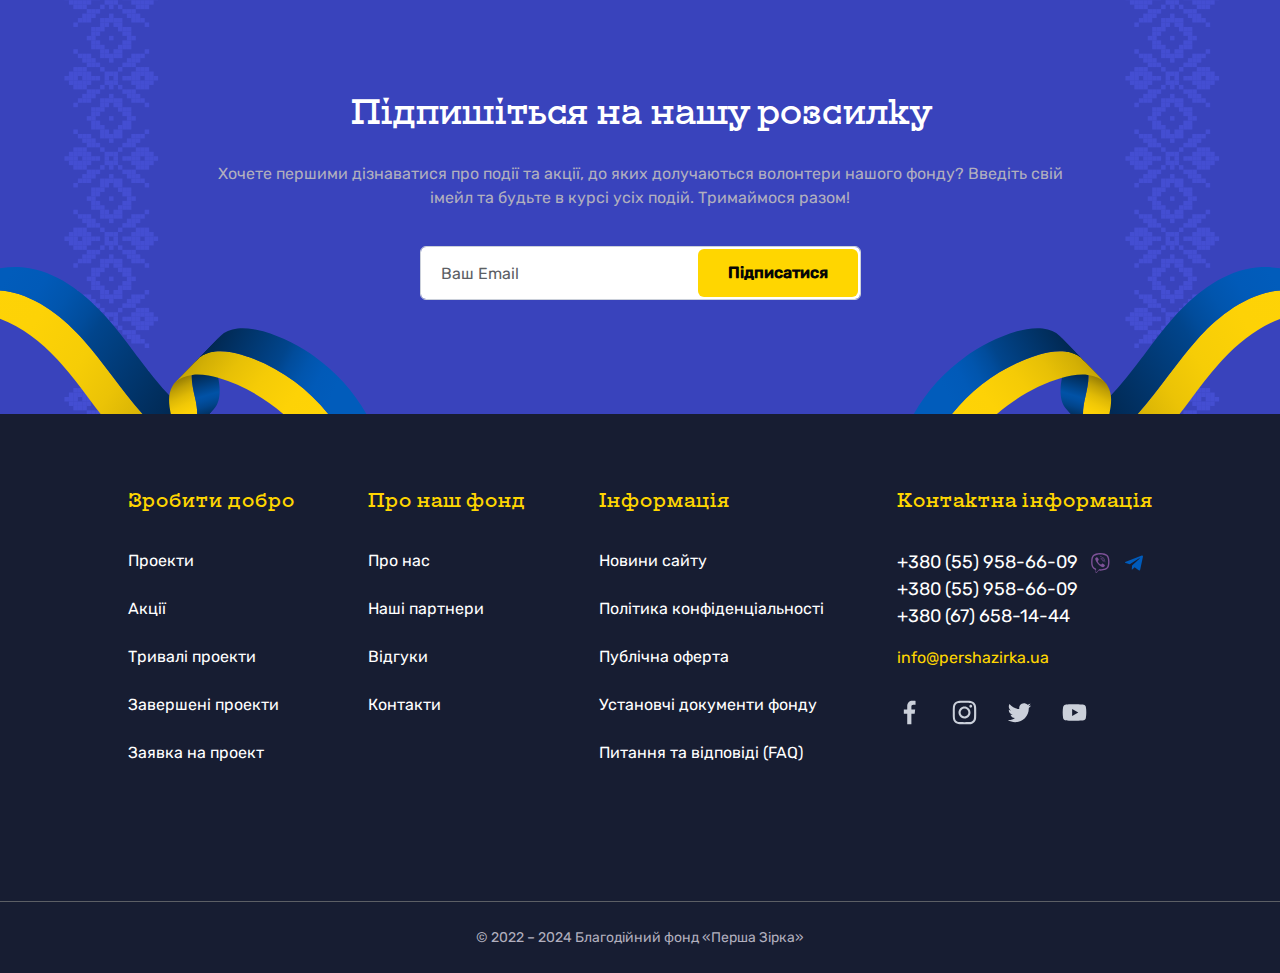
<file: news.html>
<!DOCTYPE html>
<html lang="ru">

<head>
    <meta charset="UTF-8">
    <meta name="theme-color" content="#005BBB">
    <meta name="viewport" content="width=device-width,initial-scale=1,user-scalable=no" />
    <title>Благодійний фонд «Обіруч»</title>
    <link rel="shortcut icon" href="assets/img/favicon.png" />
    <link rel="stylesheet" type="text/css" href="assets/css/bootstrap.min.css" />
    <link rel="stylesheet" type="text/css" href="assets/css/slick.css" />
    <link rel="stylesheet" type="text/css" href="assets/css/slick-theme.css" />
    <link rel="stylesheet" type="text/css" href="assets/css/jquery.fancybox.min.css" />
    <link rel="stylesheet" type="text/css" href="assets/css/nice-select.css" />
    <link rel="stylesheet" type="text/css" href="style.css" />

</head>

<body>

    <!-- 
<div class='thetop'></div>
<div class='scrolltop'>
    <div  class='muve-top'></div>
</div>
-->
    <a href="markup.html" class="markup-link">markup</a>

    <header class="header">
        <div class="wrapper">
            <div class="row-custom jcsb aic">
                <div class="header__menu-wrap">
                    <a href="index.html" class="logo"><img src="assets/img/Logo.svg" alt="" /></a>
                    <nav>
                        <ul>
                            <li class="menu-item-has-children">
                                <a href="about-page.html">Про нас</a>
                                <ul class="sub-menu">
                                    <li><a href="about-page.html">Про наш фонд</a></li>
                                    <li><a href="template-page.html">Наші партнери</a></li>
                                    <li><a href="reviews.html">Відгуки</a></li>
                                    <li><a href="faq.html">Питання та відповіді (FAQ)</a></li>
                                    <li><a href="contacts.html">Контакти</a></li>
                                    <li><a href="template-page.html">Публічна оферта</a></li>
                                    <li><a href="template-page.html">Політика конфіденціальності</a></li>
                                    <li><a href="template-page.html">Установчі документи фонду</a></li>
                                </ul>
                            </li>
                            <li><a href="projects-category.html">Проекти</a></li>
                            <li><a href="reviews.html">Відгуки</a></li>
                            <li><a href="faq.html">FAQ</a></li>
                            <li><a href="contacts.html">Контакти</a></li>
                        </ul>
                        <div class="mob-menu-bot">

                            <a href="#" class="btn btn-primary" data-bs-toggle="modal" data-bs-target="#exampleModal">Підтримати</a>
                        </div>
                    </nav>
                </div>
                <div class="header__info-wrap row-custom aic">
                    <div class="header__phone-wrap">
                        <div class="phone-dropdown">
                            <div class="phone-dropdown__top">
                                <a href="tel:+380 (55) 244-88-09">+380 (55) 244-88-09</a>
                                <svg width="12" height="7" viewBox="0 0 12 7" fill="none" xmlns="http://www.w3.org/2000/svg">
                                    <path d="M11.5897 0.841667C11.5123 0.76356 11.4201 0.701565 11.3185 0.659258C11.217 0.616951 11.1081 0.595169 10.9981 0.595169C10.888 0.595169 10.7791 0.616951 10.6776 0.659258C10.576 0.701565 10.4839 0.76356 10.4064 0.841667L6.58972 4.65833C6.51225 4.73643 6.42009 4.79843 6.31854 4.84074C6.21699 4.88304 6.10807 4.90482 5.99806 4.90482C5.88805 4.90482 5.77912 4.88304 5.67758 4.84074C5.57603 4.79843 5.48386 4.73643 5.40639 4.65833L1.58972 0.841667C1.51225 0.76356 1.42009 0.701565 1.31854 0.659258C1.21699 0.616951 1.10807 0.595169 0.998056 0.595169C0.888046 0.595169 0.779125 0.616951 0.677576 0.659258C0.576026 0.701565 0.483859 0.76356 0.40639 0.841667C0.25118 0.997802 0.164063 1.20901 0.164062 1.42917C0.164063 1.64932 0.25118 1.86053 0.40639 2.01666L4.23139 5.84166C4.70014 6.30982 5.33555 6.57279 5.99806 6.57279C6.66056 6.57279 7.29597 6.30982 7.76472 5.84166L11.5897 2.01666C11.7449 1.86053 11.8321 1.64932 11.8321 1.42917C11.8321 1.20901 11.7449 0.997802 11.5897 0.841667Z" fill="#FFD600" />
                                </svg>
                                <div class="btn-icon btn-mob-phone">
                                    <i class="icon-svg icon-phone"></i>
                                </div>
                            </div>
                            <div class="phone-dropdown__menu">
                                <ul>
                                    <li>
                                        <a href="tel:+380 (55) 958-66-09">+380 (55) 958-66-09</a>
                                        <a href="viber://chat?number=%2B380559586609">
										<img src="assets/img/viber.svg" alt="" />
									</a>
                                        <a href="https://telegram.me/voryag905">
										<img src="assets/img/telegram.svg" alt="" />
									</a>
                                    </li>
                                    <li>
                                        <a href="tel:+380 (55) 958-66-09">+380 (55) 958-66-09</a>
                                    </li>
                                    <li>
                                        <a href="tel:+380 (67) 658-14-44">+380 (67) 658-14-44</a>
                                    </li>
                                </ul>
                                <a href="mailto:info@obiruch.ua" class="email">
								info@obiruch.ua
							</a>
                                <a href="#" class="btn btn-primary"  data-bs-toggle="modal" data-bs-target="#formMessage">
								<svg xmlns="http://www.w3.org/2000/svg" width="23" height="22" viewBox="0 0 23 22" fill="none">
									<path fill-rule="evenodd" clip-rule="evenodd" d="M1.64453 11C1.64453 5.5577 6.05639 1.14584 11.4987 1.14584C11.8784 1.14584 12.1862 1.45365 12.1862 1.83334C12.1862 2.21304 11.8784 2.52084 11.4987 2.52084C6.81578 2.52084 3.01953 6.3171 3.01953 11C3.01953 15.6829 6.81578 19.4792 11.4987 19.4792C16.1816 19.4792 19.9779 15.6829 19.9779 11C19.9779 10.6203 20.2857 10.3125 20.6654 10.3125C21.0451 10.3125 21.3529 10.6203 21.3529 11C21.3529 16.4423 16.941 20.8542 11.4987 20.8542C6.05639 20.8542 1.64453 16.4423 1.64453 11ZM15.8717 2.08627C17.1256 0.83237 19.1585 0.83237 20.4124 2.08627C21.6663 3.34016 21.6663 5.37313 20.4124 6.62702L14.3183 12.7211C13.978 13.0615 13.7648 13.2747 13.5269 13.4603C13.2467 13.6789 12.9435 13.8663 12.6227 14.0191C12.3503 14.149 12.0642 14.2443 11.6076 14.3965L8.9451 15.284C8.45354 15.4478 7.9116 15.3199 7.54522 14.9535C7.17883 14.5871 7.0509 14.0452 7.21475 13.5536L8.10224 10.8911C8.25442 10.4345 8.34975 10.1484 8.47956 9.87604C8.63245 9.55523 8.81984 9.25203 9.03841 8.97181C9.22398 8.73389 9.43721 8.52069 9.77761 8.18034L15.8717 2.08627ZM19.4402 3.05854C18.7232 2.34161 17.5609 2.34161 16.844 3.05854L16.4987 3.40377C16.5195 3.49165 16.5486 3.59634 16.5892 3.71312C16.7205 4.09175 16.9691 4.59041 17.4387 5.06C17.9083 5.52959 18.407 5.77819 18.7856 5.90955C18.9024 5.95006 19.0071 5.97918 19.0949 5.99999L19.4402 5.65475C20.1571 4.93783 20.1571 3.77546 19.4402 3.05854ZM18.0117 7.08317C17.5388 6.87977 16.9878 6.55368 16.4664 6.03228C15.945 5.51087 15.6189 4.95993 15.4155 4.48696L10.7814 9.12108C10.3996 9.50288 10.2499 9.6543 10.1226 9.81746C9.96546 10.0189 9.83073 10.2369 9.72081 10.4676C9.63178 10.6544 9.56332 10.856 9.39257 11.3683L8.99666 12.556L9.94272 13.502L11.1304 13.1061C11.6427 12.9354 11.8443 12.8669 12.0311 12.7779C12.2618 12.668 12.4798 12.5332 12.6812 12.3761C12.8444 12.2488 12.9958 12.0991 13.3776 11.7173L18.0117 7.08317Z" fill="#171D32"/>
								</svg>
								<span>Написати повідомлення</span>
							</a>
                            </div>
                        </div>
                    </div>
                    <div class="header__lang-wrap">
                        <div class="lang-dropdown">
                            <div class="lang-dropdown__top btn-icon">
                                <img src="assets/img/Ukraine.svg" alt="" />
						</div>
                                <div class="lang-dropdown__menu">
                                    <ul>
                                        <li>
                                            <a href="#ua">
										<img src="assets/img/Ukraine.svg" alt="" />
										<span>Українська</span>
									</a>
                                        </li>
                                        <li>
                                            <a href="#uk">
										<img src="assets/img/UK.svg" alt="" />
										<span>English</span>
									</a>
                                        </li>
                                        <li>
                                            <a href="#uk">
										<img src="assets/img/UK.svg" alt="" />
										<span>English</span>
									</a>
                                        </li>
                                    </ul>
                                </div>
                            </div>
                        </div>
                        <a href="page-404.html" class="login btn-icon d-none">
					<svg
						width="20"
						height="20"
						viewBox="0 0 20 20"
						fill="none"
						xmlns="http://www.w3.org/2000/svg"
					>
						<g clip-path="url(#clip0_183_5966)">
							<path
								d="M10 9.99995C10.9889 9.99995 11.9556 9.7067 12.7779 9.1573C13.6001 8.60789 14.241 7.827 14.6194 6.91337C14.9978 5.99974 15.0969 4.9944 14.9039 4.0245C14.711 3.05459 14.2348 2.16368 13.5355 1.46441C12.8363 0.765152 11.9454 0.288949 10.9755 0.0960224C10.0055 -0.0969037 9.00021 0.00211302 8.08658 0.380551C7.17295 0.758989 6.39206 1.39985 5.84265 2.2221C5.29324 3.04434 5 4.01104 5 4.99995C5.00132 6.32563 5.52853 7.59663 6.46593 8.53402C7.40332 9.47142 8.67432 9.99863 10 9.99995ZM10 1.66662C10.6593 1.66662 11.3037 1.86211 11.8519 2.22838C12.4001 2.59466 12.8273 3.11525 13.0796 3.72434C13.3319 4.33343 13.3979 5.00365 13.2693 5.65025C13.1407 6.29685 12.8232 6.8908 12.357 7.35697C11.8908 7.82315 11.2969 8.14062 10.6503 8.26923C10.0037 8.39785 9.33348 8.33184 8.72439 8.07955C8.1153 7.82726 7.59471 7.40001 7.22844 6.85185C6.86216 6.30369 6.66667 5.65922 6.66667 4.99995C6.66667 4.11589 7.01786 3.26805 7.64298 2.64293C8.2681 2.01781 9.11595 1.66662 10 1.66662Z"
								fill="#0B305D"
							/>
							<path
								d="M10 11.6672C8.01155 11.6694 6.10518 12.4603 4.69914 13.8663C3.29309 15.2724 2.50221 17.1787 2.5 19.1672C2.5 19.3882 2.5878 19.6002 2.74408 19.7564C2.90036 19.9127 3.11232 20.0005 3.33333 20.0005C3.55435 20.0005 3.76631 19.9127 3.92259 19.7564C4.07887 19.6002 4.16667 19.3882 4.16667 19.1672C4.16667 17.6201 4.78125 16.1363 5.87521 15.0424C6.96917 13.9484 8.4529 13.3338 10 13.3338C11.5471 13.3338 13.0308 13.9484 14.1248 15.0424C15.2188 16.1363 15.8333 17.6201 15.8333 19.1672C15.8333 19.3882 15.9211 19.6002 16.0774 19.7564C16.2337 19.9127 16.4457 20.0005 16.6667 20.0005C16.8877 20.0005 17.0996 19.9127 17.2559 19.7564C17.4122 19.6002 17.5 19.3882 17.5 19.1672C17.4978 17.1787 16.7069 15.2724 15.3009 13.8663C13.8948 12.4603 11.9884 11.6694 10 11.6672Z"
								fill="#0B305D"
							/>
						</g>
						<defs>
							<clipPath id="clip0_183_5966">
								<rect width="20" height="20" fill="white" />
							</clipPath>
						</defs>
					</svg>
				</a>
                        <a href="#" class="btn btn-primary" data-bs-toggle="modal" data-bs-target="#exampleModal">Підтримати</a>
                        <div class="btn-menu">
                            <span></span>
                            <span></span>
                            <span></span>
                        </div>
                    </div>
                </div>
            </div>
    </header>

    <main class="news">
        <div class="wrapper">
            <div class="breadcrumb">
                <span>
      <span>
        <a href="index.html">Головна </a> / <span><a href="projects-category.html">Проекти</a> /
          <span><a href="project-item.html">«Благодійна шафа»</a> / 
            <span class="breadcrumb_last">Про нас</span></span></span></span></span>
            </div>
        </div>

        <h1 class="title-icon">
        <i class="icon-svg icon-title"></i>
        <span>Новини центру</span>
    </h1>
        <div class="template-grid">
            <div class="wrapper">
                <div class="row">
                    <div class="col-md-6 col-lg-4">
                        <div class="item-project item-project--news">
                            <a href="article.html" class="item-project__img">
                            <img src="./assets/img/proj-item-1.png" alt="" />
                        </a>
                            <div class="item-project__info-wrap">
                                <div class="item-project__views">
                                    <span>2 години тому</span>
                                    <span><i class="icon-svg icon-eye"></i> 812 </span>
                                </div>
                                <div class="item-project__title">
                                    <a href="article.html">Збір коштів на прихисток для біжинців на Вінничині</a>
                                </div>
                                <p class="item-project__descr">
                                    Майже місяць триває війна і мужній спротив українського народу. Це
                                    час, який показав, що наша воля, наша любов до свободи та
                                </p>
                            </div>
                        </div>
                    </div>
                    <div class="col-md-6 col-lg-4">
                        <div class="item-project item-project--news">
                            <a href="article.html" class="item-project__img">
                    <img src="./assets/img/proj-item-2.png" alt="" />
                </a>
                            <div class="item-project__info-wrap">
                                <div class="item-project__views">
                                    <span>2 години тому</span>
                                    <span><i class="icon-svg icon-eye"></i> 312 </span>
                                </div>
                                <div class="item-project__title">
                                    <a href="article.html">Збір коштів на прихисток для біжинців на Вінничині</a>
                                </div>
                                <p class="item-project__descr">
                                    Майже місяць триває війна і мужній спротив українського народу. Це
                                    час, який показав, що наша воля, наша любов до свободи та
                                </p>
                            </div>
                        </div>
                    </div>
                    <div class="col-md-6 col-lg-4">
                        <div class="item-project item-project--news">
                            <a href="article.html" class="item-project__img">
                    <img src="./assets/img/proj-item-3.png" alt="" />
                </a>
                            <div class="item-project__info-wrap">
                                <div class="item-project__views">
                                    <span>2 години тому</span>
                                    <span><i class="icon-svg icon-eye"></i> 312 </span>
                                </div>
                                <div class="item-project__title">
                                    <a href="article.html">Збір коштів на прихисток для біжинців на Вінничині</a>
                                </div>
                                <p class="item-project__descr">
                                    Майже місяць триває війна і мужній спротив українського народу. Це
                                    час, який показав, що наша воля, наша любов до свободи та
                                </p>
                            </div>
                        </div>
                    </div>
                    <div class="col-md-6 col-lg-4">
                        <div class="item-project item-project--news">
                            <a href="article.html" class="item-project__img">
                    <img src="./assets/img/proj-item-4.png" alt="" />
                </a>
                            <div class="item-project__info-wrap">
                                <div class="item-project__views">
                                    <span>2 години тому</span>
                                    <span><i class="icon-svg icon-eye"></i> 312 </span>
                                </div>
                                <div class="item-project__title">
                                    <a href="article.html">Збір коштів на прихисток для біжинців на Вінничині</a>
                                </div>
                                <p class="item-project__descr">
                                    Майже місяць триває війна і мужній спротив українського народу. Це
                                    час, який показав, що наша воля, наша любов до свободи та
                                </p>
                            </div>
                        </div>
                    </div>
                    <div class="col-md-6 col-lg-4">
                        <div class="item-project item-project--news">
                            <a href="article.html" class="item-project__img">
                    <img src="./assets/img/proj-item-5.png" alt="" />
                </a>
                            <div class="item-project__info-wrap">
                                <div class="item-project__views">
                                    <span>2 години тому</span>
                                    <span><i class="icon-svg icon-eye"></i> 312 </span>
                                </div>
                                <div class="item-project__title">
                                    <a href="article.html">Збір коштів на прихисток для біжинців на Вінничині</a>
                                </div>
                                <p class="item-project__descr">
                                    Майже місяць триває війна і мужній спротив українського народу. Це
                                    час, який показав, що наша воля, наша любов до свободи та
                                </p>
                            </div>
                        </div>
                    </div>
                    <div class="col-md-6 col-lg-4">
                        <div class="item-project item-project--news">
                            <a href="article.html" class="item-project__img">
                    <img src="./assets/img/proj-item-6.png" alt="" />
                </a>
                            <div class="item-project__info-wrap">
                                <div class="item-project__views">
                                    <span>2 години тому</span>
                                    <span><i class="icon-svg icon-eye"></i> 312 </span>
                                </div>
                                <div class="item-project__title">
                                    <a href="article.html">Збір коштів на прихисток для біжинців на Вінничині</a>
                                </div>
                                <p class="item-project__descr">
                                    Майже місяць триває війна і мужній спротив українського народу. Це
                                    час, який показав, що наша воля, наша любов до свободи та
                                </p>
                            </div>
                        </div>
                    </div>
                    <div class="col-md-6 col-lg-4">
                        <div class="item-project item-project--news">
                            <a href="article.html" class="item-project__img">
                    <img src="./assets/img/proj-item-7.png" alt="" />
                </a>
                            <div class="item-project__info-wrap">
                                <div class="item-project__views">
                                    <span>2 години тому</span>
                                    <span><i class="icon-svg icon-eye"></i> 312 </span>
                                </div>
                                <div class="item-project__title">
                                    <a href="article.html">Збір коштів на прихисток для біжинців на Вінничині</a>
                                </div>
                                <p class="item-project__descr">
                                    Майже місяць триває війна і мужній спротив українського народу. Це
                                    час, який показав, що наша воля, наша любов до свободи та
                                </p>
                            </div>
                        </div>
                    </div>
                    <div class="col-md-6 col-lg-4">
                        <div class="item-project item-project--news">
                            <a href="article.html" class="item-project__img">
                    <img src="./assets/img/proj-item-8.png" alt="" />
                </a>
                            <div class="item-project__info-wrap">
                                <div class="item-project__views">
                                    <span>2 години тому</span>
                                    <span><i class="icon-svg icon-eye"></i> 312 </span>
                                </div>
                                <div class="item-project__title">
                                    <a href="article.html">Збір коштів на прихисток для біжинців на Вінничині</a>
                                </div>
                                <p class="item-project__descr">
                                    Майже місяць триває війна і мужній спротив українського народу. Це
                                    час, який показав, що наша воля, наша любов до свободи та
                                </p>
                            </div>
                        </div>
                    </div>
                    <div class="col-md-6 col-lg-4">
                        <div class="item-project item-project--news">
                            <a href="article.html" class="item-project__img">
                    <img src="./assets/img/proj-item-9.png" alt="" />
                </a>
                            <div class="item-project__info-wrap">
                                <div class="item-project__views">
                                    <span>2 години тому</span>
                                    <span><i class="icon-svg icon-eye"></i> 312 </span>
                                </div>
                                <div class="item-project__title">
                                    <a href="article.html">Збір коштів на прихисток для біжинців на Вінничині</a>
                                </div>
                                <p class="item-project__descr">
                                    Майже місяць триває війна і мужній спротив українського народу. Це
                                    час, який показав, що наша воля, наша любов до свободи та
                                </p>
                            </div>
                        </div>
                    </div>
                </div>
            </div>
        </div>










        <div class="wp-pagenavi">
            <a class="first" href="#">&nbsp;</a>
            <a class="previouspostslink" rel="prev" href="#"></a>
            <a class="page smaller" href="#">1</a>
            <!--    <a class="page smaller" href="#">2</a>-->
            <span class="extend">...</span>
            <a class="page smaller" href="#">7</a>
            <span class="current">8</span>
            <a class="page larger" href="#">9</a>
            <span class="extend">...</span>
            <!--    <a class="page smaller" href="#">14</a>-->
            <a class="page smaller" href="#">15</a>
            <a class="nextpostslink" rel="next" href="#">&nbsp;</a>
            <a class="last" href="#">&nbsp;</a>
        </div>

        <section class="project-slider">
            <div class="wrapper">
                <h2 class="title-icon">

            <span>Схожі проекти</span>
        </h2>

                <div class="slider-project slider-def slider-def-three-el">
                    <div class="item-project">
                        <a href="project-item.html" class="item-project__img">
                    <img src="./assets/img/proj-item-1.png" alt="" />
                </a>
                        <div class="item-project__info-wrap">
                            <div class="item-project__title">
                                <a href="project-item.html">Збір коштів на прихисток для біжинців на Вінничині</a>
                                <div class="progress">
                                    <svg xmlns="http://www.w3.org/2000/svg" viewBox="0 0 60 60" height="60" width="60" data-value="55">
                                        <circle class="bg" cx="30" cy="30" r="25" fill="none" stroke="#F5F2EA" stroke-miterlimit="10" />
                                        <circle class="meter" cx="30" cy="30" r="25" fill="none" stroke="#FFD600" stroke-dashoffset="157" stroke-dasharray="157" stroke-miterlimit="10" />
                                    </svg>
                                </div>
                            </div>
                            <div class="item-project__wrap-sum">
                                <div class="item-project__wrap-sum-from">
                                    <span>Мета:</span>
                                    <span>850 000 грн</span>
                                </div>
                                <div class="item-project__wrap-sum-to">
                                    <span>Зібрано:</span>
                                    <b>0 грн</b>
                                </div>
                            </div>
                            <div class="item-project__date">
                                <span>0 долучилися</span>
                                <span>Серпень – вересень 2022</span>
                            </div>
                        </div>
                    </div>
                    <div class="item-project">
                        <a href="project-item.html" class="item-project__img">
                    <img src="./assets/img/proj-item-2.png" alt="" />
                </a>
                        <div class="item-project__info-wrap">
                            <div class="item-project__title">
                                <a href="project-item.html">Допомога захисникам та захисницям України</a>
                                <div class="progress">
                                    <svg xmlns="http://www.w3.org/2000/svg" viewBox="0 0 60 60" height="60" width="60" data-value="44">
                                        <circle class="bg" cx="30" cy="30" r="25" fill="none" stroke="#F5F2EA" stroke-miterlimit="10" />
                                        <circle class="meter" cx="30" cy="30" r="25" fill="none" stroke="#FFD600" stroke-dashoffset="157" stroke-dasharray="157" stroke-miterlimit="10" />
                                    </svg>
                                </div>
                            </div>
                            <div class="item-project__wrap-sum">
                                <div class="item-project__wrap-sum-from">
                                    <span>Мета:</span>
                                    <span>1 980 000 грн</span>
                                </div>
                                <div class="item-project__wrap-sum-to">
                                    <span>Зібрано:</span>
                                    <b>1 485 000 грн</b>
                                </div>
                            </div>
                            <div class="item-project__date">
                                <span>0 долучилися</span>
                                <span class="item-project__date-now">Триває зараз</span>
                            </div>
                        </div>
                    </div>
                    <div class="item-project">
                        <a href="project-item.html" class="item-project__img">
                    <img src="./assets/img/proj-item-3.png" alt="" />
                </a>
                        <div class="item-project__info-wrap">
                            <div class="item-project__title">
                                <a href="project-item.html">Збір коштів на прихисток для біжинців на Вінничині</a>
                                <div class="progress">
                                    <svg xmlns="http://www.w3.org/2000/svg" viewBox="0 0 60 60" height="60" width="60" data-value="25">
                                        <circle class="bg" cx="30" cy="30" r="25" fill="none" stroke="#F5F2EA" stroke-miterlimit="10" />
                                        <circle class="meter" cx="30" cy="30" r="25" fill="none" stroke="#FFD600" stroke-dashoffset="157" stroke-dasharray="157" stroke-miterlimit="10" />
                                    </svg>
                                </div>
                            </div>
                            <div class="item-project__wrap-sum">
                                <div class="item-project__wrap-sum-from">
                                    <span>Мета:</span>
                                    <span>850 000 грн</span>
                                </div>
                                <div class="item-project__wrap-sum-to">
                                    <span>Зібрано:</span>
                                    <b>0 грн</b>
                                </div>
                            </div>
                            <div class="item-project__date">
                                <span>0 долучилися</span>
                                <span>Серпень – вересень 2022</span>
                            </div>
                        </div>
                    </div>
                    <div class="item-project">
                        <a href="project-item.html" class="item-project__img">
                    <img src="./assets/img/proj-item-4.png" alt="" />
                </a>
                        <div class="item-project__info-wrap">
                            <div class="item-project__title">
                                <a href="project-item.html">Допомога захисникам та захисницям України</a>
                                <div class="progress">
                                    <svg xmlns="http://www.w3.org/2000/svg" viewBox="0 0 60 60" height="60" width="60" data-value="100">
                                        <circle class="bg" cx="30" cy="30" r="25" fill="none" stroke="#F5F2EA" stroke-miterlimit="10" />
                                        <circle class="meter" cx="30" cy="30" r="25" fill="none" stroke="#FFD600" stroke-dashoffset="157" stroke-dasharray="157" stroke-miterlimit="10" />
                                    </svg>
                                </div>
                            </div>
                            <div class="item-project__wrap-sum">
                                <div class="item-project__wrap-sum-from">
                                    <span>Мета:</span>
                                    <span>1 980 000 грн</span>
                                </div>
                                <div class="item-project__wrap-sum-to">
                                    <span>Зібрано:</span>
                                    <b>1 485 000 грн</b>
                                </div>
                            </div>
                            <div class="item-project__date">
                                <span>0 долучилися</span>
                                <span class="item-project__date-now">Триває зараз</span>
                            </div>
                        </div>
                    </div>
                </div>
                <a href="projects-category.html" class="btn btn-primary">
            <i class="icon-svg icon-search-heart"></i>
            <span>Показати більше проектів</span>
        </a>
            </div>
        </section>
        <section class="subscribe">
            <img src="./assets/img/sub-bg.png" alt="" />
            <div class="subscribe__content">
                <div class="wrapper">
                    <div class="title-icon">Підпишіться на нашу розсилку</div>
                    <p class="title-descr">
                        Хочете першими дізнаватися про події та акції, до яких долучаються
                        волонтери нашого фонду? Введіть свій імейл та будьте в курсі усіх
                        подій. Тримаймося разом!
                    </p>
                    <div class="form-subscribe">
                        <form action="">
                            <input type="email" placeholder="Ваш Email" />
                            <button class="btn btn-primary">Підписатися</button>
                        </form>
                    </div>
                </div>
            </div>
        </section>
    </main>

    <footer class="footer">
        <div class="wrapper">
            <div class="row-custom jcsb">
                <div class="footer__col">
                    <div class="footer__title">Зробити добро</div>
                    <div class="footer__menu">
                        <ul>
                            <li><a href="projects-category.html">Проекти</a></li>
                            <li><a href="actions.html">Акції</a></li>
                            <li><a href="projects-category.html">Тривалі проекти</a></li>
                            <li><a href="projects-category.html">Завершені проекти</a></li>
                            <li><a href="#" data-bs-toggle="modal" data-bs-target="#formRequest">Заявка на проект</a></li>
                        </ul>
                    </div>

                </div>
                <div class="footer__col">
                    <div class="footer__title">Про наш фонд</div>
                    <div class="footer__menu">
                        <ul>
                            <li><a href="about-page.html">Про нас</a></li>
                            <li><a href="template-page.html">Наші партнери</a></li>
                            <li><a href="reviews.html">Відгуки</a></li>
                            <li><a href="contacts.html">Контакти</a></li>
                        </ul>
                    </div>

                </div>
                <div class="footer__col">
                    <div class="footer__title">Інформація</div>
                    <div class="footer__menu">
                        <ul>
                            <li><a href="news.html">Новини сайту</a></li>
                            <li><a href="template-page.html">Політика конфіденціальності</a></li>
                            <li><a href="template-page.html">Публічна оферта</a></li>
                            <li><a href="template-page.html">Установчі документи фонду</a></li>
                            <li><a href="faq.html">Питання та відповіді (FAQ)</a></li>
                        </ul>
                    </div>

                </div>
                <div class="footer__col">
                    <div class="footer__title">Контактна інформація</div>
                    <div class="footer__info">
                        <ul class="footer__phones">
                            <li>
                                <a href="tel:+380 (55) 958-66-09">+380 (55) 958-66-09</a>
                                <a href="viber://chat?number=%2B380559586609">
								<img src="assets/img/viber.svg" alt="" />
							</a>
                                <a href="https://telegram.me/voryag905">
								<img src="assets/img/telegram.svg" alt="" />
							</a>
                            </li>
                            <li>
                                <a href="tel:+380 (55) 958-66-09">+380 (55) 958-66-09</a>
                            </li>
                            <li>
                                <a href="tel:+380 (67) 658-14-44">+380 (67) 658-14-44</a>
                            </li>
                        </ul>
                        <a href="mailto:info@pershazirka.ua" class="email">
						info@pershazirka.ua
					</a>
                        <ul class="soc-icons">
                            <li><a href="#"><i class="icon-svg icon-facebook"></i></a></li>
                            <li><a href="#"><i class="icon-svg icon-insta"></i></a></li>
                            <li><a href="#"><i class="icon-svg icon-twitter"></i></a></li>
                            <li><a href="#"><i class="icon-svg icon-youtube"></i></a></li>
                        </ul>
                    </div>

                </div>
            </div>
        </div>
        <div class="footer__copy">© 2022 – 2024 Благодійний фонд «Перша Зірка»</div>
    </footer>
    <!-- Modal -->
    <div class="modal fade" id="exampleModal" tabindex="-1" aria-labelledby="exampleModalLabel" aria-hidden="true">
        <div class="modal-dialog">
            <div class="modal-content">

                <div class="modal-body">
                    <button type="button" class="btn-close" data-bs-dismiss="modal" aria-label="Close"></button>
                    <div class="form-tab">
                        <div class="form-tab__tabs">

                            <div class="btn-tab btn-tab--active">Я хочу допомогти</div>
                        </div>
                        <p class="form-tab__descr"><span>*</span> усі поля обов’язкові</p>
                        <form action="">
                            <div class="input-wrap">
                                <input type="text" placeholder="Як до вас звертатися?" />
                                <div class="icon-wrap">
                                    <i class="icon-svg icon-user-inp"> </i>
                                    <div class="note">
                                        Ваші ім’я та прізвище. Більше даних ви можете ввести у
                                        приватному кабінеті. Для авторизації натисніть на іконку “Вхід у
                                        шапці сайту”
                                    </div>
                                </div>
                            </div>
                            <div class="input-wrap">
                                <input type="tel" placeholder="Ваш номер телефону" />
                                <div class="icon-wrap">
                                    <i class="icon-svg icon-phone-inp"> </i>
                                    <div class="note">
                                        Ваші ім’я та прізвище. Більше даних ви можете ввести у
                                        приватному кабінеті. Для авторизації натисніть на іконку “Вхід у
                                        шапці сайту”
                                    </div>
                                </div>
                            </div>
                            <select class="select">
                                <option data-display="Де ви плануєте провести подію?" disabled>
                                    Де ви плануєте провести подію?
                                </option>
                                <option value="1">Подія 1</option>
                                <option value="2">Подія 2</option>
                                <option value="3">Подія 3</option>
                                <option value="4">Подія 4</option>
                            </select>
                            <select class="select">
                                <option data-display="Яку допомогу ви плануєте?" disabled>
                                    Яку допомогу ви плануєте?
                                </option>
                                <option value="Хворим дітям">Хворим дітям</option>
                                <option value="Збройним силам України">
                                    Збройним силам України
                                </option>
                                <option value="Вимушеним переселенцям">
                                    Вимушеним переселенцям
                                </option>
                                <option value="Літнім людям">Літнім людям</option>
                                <option value="Інше">Вуличним тваринам</option>
                            </select>
                            <textarea placeholder="Опишіть свій проект"></textarea>
                            <input type="hidden" value="Я хочу допомогти" />
                            <button class="btn btn-primary">
                                <i class="icon-svg icon-plus"></i>
                                <span>Зробити внесок</span>
                            </button>
                        </form>
                    </div>
                </div>

            </div>
        </div>
    </div>


    <!-- Modal -->
    <div class="modal fade" id="leaveFeedback" tabindex="-1" aria-labelledby="leaveFeedbackLabel" aria-hidden="true">
        <div class="modal-dialog">
            <div class="modal-content">

                <div class="modal-body">
                    <button type="button" class="btn-close" data-bs-dismiss="modal" aria-label="Close"></button>
                    <div class="form-tab">
                        <div class="form-tab__tabs">

                            <div class="btn-tab btn-tab--active">Я хочу залишити відгук</div>
                        </div>
                        <p class="form-tab__descr"><span>*</span> усі поля обов’язкові</p>
                        <form action="">
                            <div class="input-wrap">
                                <input type="text" placeholder="Як до вас звертатися?" />
                                <div class="icon-wrap">
                                    <i class="icon-svg icon-user-inp"> </i>
                                    <div class="note">
                                        Ваші ім’я та прізвище.
                                    </div>
                                </div>
                            </div>
                            <div class="input-wrap">
                                <input type="tel" placeholder="Ваш номер телефону" />
                                <div class="icon-wrap">
                                    <i class="icon-svg icon-phone-inp"> </i>
                                    <div class="note">
                                        Введіть свій номер телефону
                                    </div>
                                </div>
                            </div>

                            <textarea placeholder="Опишіть свій проект"></textarea>
                            <input type="hidden" value="Я хочу допомогти" />
                            <button class="btn btn-primary">
                                <i class="icon-svg icon-plus"></i>
                                <span>Залишити відгук</span>
                            </button>
                        </form>
                    </div>
                </div>
            </div>
        </div>
    </div>

    <!-- Modal -->
    <div class="modal fade" id="formRequest" tabindex="-1" aria-labelledby="formRequestLabel" aria-hidden="true">
        <div class="modal-dialog">
            <div class="modal-content">

                <div class="modal-body">
                    <button type="button" class="btn-close" data-bs-dismiss="modal" aria-label="Close"></button>
                    <div class="form-tab">
                        <div class="form-tab__tabs">

                            <div class="btn-tab btn-tab--active">я хочу запропонувати заявку на проект</div>
                        </div>
                        <p class="form-tab__descr"><span>*</span> усі поля обов’язкові</p>
                        <form action="">
                            <div class="input-wrap">
                                <input type="text" placeholder="Як до вас звертатися?" />
                                <div class="icon-wrap">
                                    <i class="icon-svg icon-user-inp"> </i>
                                    <div class="note">
                                        Ваші ім’я та прізвище.
                                    </div>
                                </div>
                            </div>
                            <div class="input-wrap">
                                <input type="tel" placeholder="Ваш номер телефону" />
                                <div class="icon-wrap">
                                    <i class="icon-svg icon-phone-inp"> </i>
                                    <div class="note">
                                        Введіть свій номер телефону
                                    </div>
                                </div>
                            </div>

                            <textarea placeholder="Опишіть свій проект"></textarea>
                            <input type="hidden" value="Зробити заявку на проект" />
                            <button class="btn btn-primary">
                                <i class="icon-svg icon-plus"></i>
                                <span>Зробити заявку</span>
                            </button>
                        </form>
                    </div>
                </div>
            </div>
        </div>
    </div>



    <!-- Modal -->
    <div class="modal fade" id="formMessage" tabindex="-1" aria-labelledby="formMessageLabel" aria-hidden="true">
        <div class="modal-dialog">
            <div class="modal-content">

                <div class="modal-body">
                    <button type="button" class="btn-close" data-bs-dismiss="modal" aria-label="Close"></button>
                    <div class="form-tab">
                        <div class="form-tab__tabs">

                            <div class="btn-tab btn-tab--active">я хочу написати повідомлення</div>
                        </div>
                        <p class="form-tab__descr"><span>*</span> усі поля обов’язкові</p>
                        <form action="">
                            <div class="input-wrap">
                                <input type="text" placeholder="Як до вас звертатися?" />
                                <div class="icon-wrap">
                                    <i class="icon-svg icon-user-inp"> </i>
                                    <div class="note">
                                        Ваші ім’я та прізвище.
                                    </div>
                                </div>
                            </div>
                            <div class="input-wrap">
                                <input type="tel" placeholder="Ваш номер телефону" />
                                <div class="icon-wrap">
                                    <i class="icon-svg icon-phone-inp"> </i>
                                    <div class="note">
                                        Введіть свій номер телефону
                                    </div>
                                </div>
                            </div>

                            <textarea placeholder="Опишіть свій проект"></textarea>
                            <input type="hidden" value="Відправити повідомлення" />
                            <button class="btn btn-primary">
                                <i class="icon-svg icon-plus"></i>
                                <span>Відправити повідомлення</span>
                            </button>
                        </form>
                    </div>
                </div>
            </div>
        </div>
    </div>

    <script src="assets/js/library.min.js"></script>
    <script src="assets/js/custom.js"></script>
</body>

</html>
</file>
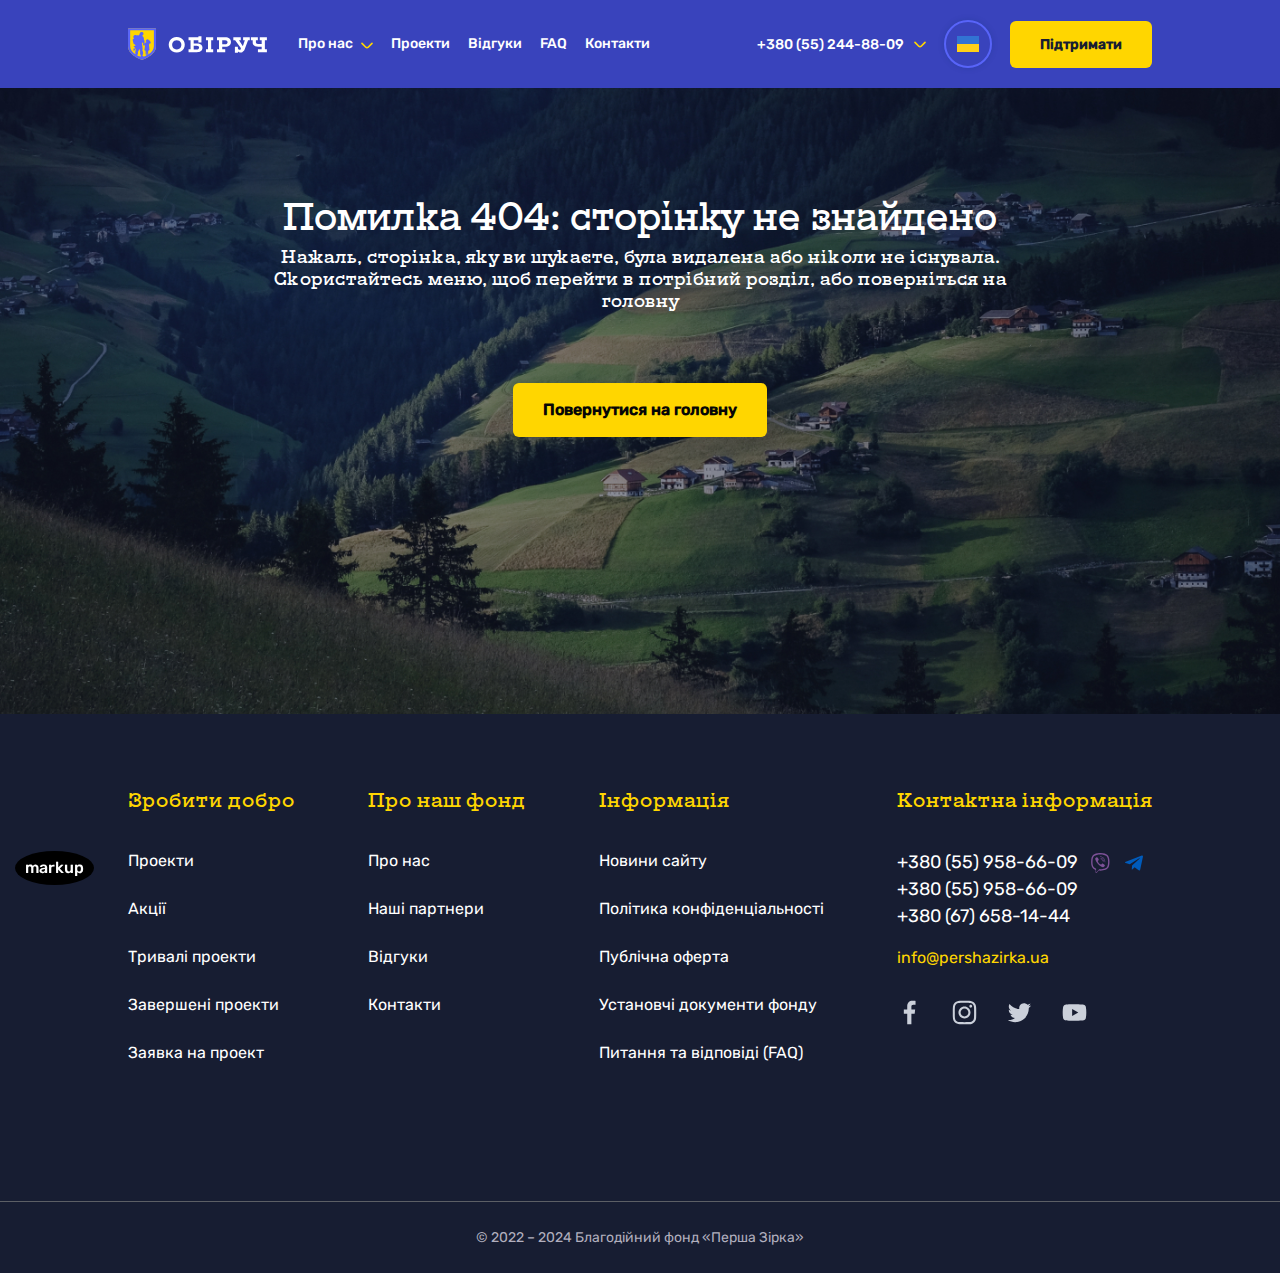
<file: page-404.html>
<!DOCTYPE html>
<html lang="ru">

<head>
    <meta charset="UTF-8">
    <meta name="theme-color" content="#005BBB">
    <meta name="viewport" content="width=device-width,initial-scale=1,user-scalable=no" />
    <title>Благодійний фонд «Обіруч»</title>
    <link rel="shortcut icon" href="assets/img/favicon.png" />
    <link rel="stylesheet" type="text/css" href="assets/css/bootstrap.min.css" />
    <link rel="stylesheet" type="text/css" href="assets/css/slick.css" />
    <link rel="stylesheet" type="text/css" href="assets/css/slick-theme.css" />
    <link rel="stylesheet" type="text/css" href="assets/css/jquery.fancybox.min.css" />
    <link rel="stylesheet" type="text/css" href="assets/css/nice-select.css" />
    <link rel="stylesheet" type="text/css" href="style.css" />

</head>

<body>

    <!-- 
<div class='thetop'></div>
<div class='scrolltop'>
    <div  class='muve-top'></div>
</div>
-->
    <a href="markup.html" class="markup-link">markup</a>

    <header class="header">
        <div class="wrapper">
            <div class="row-custom jcsb aic">
                <div class="header__menu-wrap">
                    <a href="index.html" class="logo"><img src="assets/img/Logo.svg" alt="" /></a>
                    <nav>
                        <ul>
                            <li class="menu-item-has-children">
                                <a href="about-page.html">Про нас</a>
                                <ul class="sub-menu">
                                    <li><a href="about-page.html">Про наш фонд</a></li>
                                    <li><a href="template-page.html">Наші партнери</a></li>
                                    <li><a href="reviews.html">Відгуки</a></li>
                                    <li><a href="faq.html">Питання та відповіді (FAQ)</a></li>
                                    <li><a href="contacts.html">Контакти</a></li>
                                    <li><a href="template-page.html">Публічна оферта</a></li>
                                    <li><a href="template-page.html">Політика конфіденціальності</a></li>
                                    <li><a href="template-page.html">Установчі документи фонду</a></li>
                                </ul>
                            </li>
                            <li><a href="projects-category.html">Проекти</a></li>
                            <li><a href="reviews.html">Відгуки</a></li>
                            <li><a href="faq.html">FAQ</a></li>
                            <li><a href="contacts.html">Контакти</a></li>
                        </ul>
                        <div class="mob-menu-bot">

                            <a href="#" class="btn btn-primary" data-bs-toggle="modal" data-bs-target="#exampleModal">Підтримати</a>
                        </div>
                    </nav>
                </div>
                <div class="header__info-wrap row-custom aic">
                    <div class="header__phone-wrap">
                        <div class="phone-dropdown">
                            <div class="phone-dropdown__top">
                                <a href="tel:+380 (55) 244-88-09">+380 (55) 244-88-09</a>
                                <svg width="12" height="7" viewBox="0 0 12 7" fill="none" xmlns="http://www.w3.org/2000/svg">
                                    <path d="M11.5897 0.841667C11.5123 0.76356 11.4201 0.701565 11.3185 0.659258C11.217 0.616951 11.1081 0.595169 10.9981 0.595169C10.888 0.595169 10.7791 0.616951 10.6776 0.659258C10.576 0.701565 10.4839 0.76356 10.4064 0.841667L6.58972 4.65833C6.51225 4.73643 6.42009 4.79843 6.31854 4.84074C6.21699 4.88304 6.10807 4.90482 5.99806 4.90482C5.88805 4.90482 5.77912 4.88304 5.67758 4.84074C5.57603 4.79843 5.48386 4.73643 5.40639 4.65833L1.58972 0.841667C1.51225 0.76356 1.42009 0.701565 1.31854 0.659258C1.21699 0.616951 1.10807 0.595169 0.998056 0.595169C0.888046 0.595169 0.779125 0.616951 0.677576 0.659258C0.576026 0.701565 0.483859 0.76356 0.40639 0.841667C0.25118 0.997802 0.164063 1.20901 0.164062 1.42917C0.164063 1.64932 0.25118 1.86053 0.40639 2.01666L4.23139 5.84166C4.70014 6.30982 5.33555 6.57279 5.99806 6.57279C6.66056 6.57279 7.29597 6.30982 7.76472 5.84166L11.5897 2.01666C11.7449 1.86053 11.8321 1.64932 11.8321 1.42917C11.8321 1.20901 11.7449 0.997802 11.5897 0.841667Z" fill="#FFD600" />
                                </svg>
                                <div class="btn-icon btn-mob-phone">
                                    <i class="icon-svg icon-phone"></i>
                                </div>
                            </div>
                            <div class="phone-dropdown__menu">
                                <ul>
                                    <li>
                                        <a href="tel:+380 (55) 958-66-09">+380 (55) 958-66-09</a>
                                        <a href="viber://chat?number=%2B380559586609">
										<img src="assets/img/viber.svg" alt="" />
									</a>
                                        <a href="https://telegram.me/voryag905">
										<img src="assets/img/telegram.svg" alt="" />
									</a>
                                    </li>
                                    <li>
                                        <a href="tel:+380 (55) 958-66-09">+380 (55) 958-66-09</a>
                                    </li>
                                    <li>
                                        <a href="tel:+380 (67) 658-14-44">+380 (67) 658-14-44</a>
                                    </li>
                                </ul>
                                <a href="mailto:info@obiruch.ua" class="email">
								info@obiruch.ua
							</a>
                                <a href="#" class="btn btn-primary"  data-bs-toggle="modal" data-bs-target="#formMessage">
								<svg xmlns="http://www.w3.org/2000/svg" width="23" height="22" viewBox="0 0 23 22" fill="none">
									<path fill-rule="evenodd" clip-rule="evenodd" d="M1.64453 11C1.64453 5.5577 6.05639 1.14584 11.4987 1.14584C11.8784 1.14584 12.1862 1.45365 12.1862 1.83334C12.1862 2.21304 11.8784 2.52084 11.4987 2.52084C6.81578 2.52084 3.01953 6.3171 3.01953 11C3.01953 15.6829 6.81578 19.4792 11.4987 19.4792C16.1816 19.4792 19.9779 15.6829 19.9779 11C19.9779 10.6203 20.2857 10.3125 20.6654 10.3125C21.0451 10.3125 21.3529 10.6203 21.3529 11C21.3529 16.4423 16.941 20.8542 11.4987 20.8542C6.05639 20.8542 1.64453 16.4423 1.64453 11ZM15.8717 2.08627C17.1256 0.83237 19.1585 0.83237 20.4124 2.08627C21.6663 3.34016 21.6663 5.37313 20.4124 6.62702L14.3183 12.7211C13.978 13.0615 13.7648 13.2747 13.5269 13.4603C13.2467 13.6789 12.9435 13.8663 12.6227 14.0191C12.3503 14.149 12.0642 14.2443 11.6076 14.3965L8.9451 15.284C8.45354 15.4478 7.9116 15.3199 7.54522 14.9535C7.17883 14.5871 7.0509 14.0452 7.21475 13.5536L8.10224 10.8911C8.25442 10.4345 8.34975 10.1484 8.47956 9.87604C8.63245 9.55523 8.81984 9.25203 9.03841 8.97181C9.22398 8.73389 9.43721 8.52069 9.77761 8.18034L15.8717 2.08627ZM19.4402 3.05854C18.7232 2.34161 17.5609 2.34161 16.844 3.05854L16.4987 3.40377C16.5195 3.49165 16.5486 3.59634 16.5892 3.71312C16.7205 4.09175 16.9691 4.59041 17.4387 5.06C17.9083 5.52959 18.407 5.77819 18.7856 5.90955C18.9024 5.95006 19.0071 5.97918 19.0949 5.99999L19.4402 5.65475C20.1571 4.93783 20.1571 3.77546 19.4402 3.05854ZM18.0117 7.08317C17.5388 6.87977 16.9878 6.55368 16.4664 6.03228C15.945 5.51087 15.6189 4.95993 15.4155 4.48696L10.7814 9.12108C10.3996 9.50288 10.2499 9.6543 10.1226 9.81746C9.96546 10.0189 9.83073 10.2369 9.72081 10.4676C9.63178 10.6544 9.56332 10.856 9.39257 11.3683L8.99666 12.556L9.94272 13.502L11.1304 13.1061C11.6427 12.9354 11.8443 12.8669 12.0311 12.7779C12.2618 12.668 12.4798 12.5332 12.6812 12.3761C12.8444 12.2488 12.9958 12.0991 13.3776 11.7173L18.0117 7.08317Z" fill="#171D32"/>
								</svg>
								<span>Написати повідомлення</span>
							</a>
                            </div>
                        </div>
                    </div>
                    <div class="header__lang-wrap">
                        <div class="lang-dropdown">
                            <div class="lang-dropdown__top btn-icon">
                                <img src="assets/img/Ukraine.svg" alt="" />
						</div>
                                <div class="lang-dropdown__menu">
                                    <ul>
                                        <li>
                                            <a href="#ua">
										<img src="assets/img/Ukraine.svg" alt="" />
										<span>Українська</span>
									</a>
                                        </li>
                                        <li>
                                            <a href="#uk">
										<img src="assets/img/UK.svg" alt="" />
										<span>English</span>
									</a>
                                        </li>
                                        <li>
                                            <a href="#uk">
										<img src="assets/img/UK.svg" alt="" />
										<span>English</span>
									</a>
                                        </li>
                                    </ul>
                                </div>
                            </div>
                        </div>
                        <a href="page-404.html" class="login btn-icon d-none">
					<svg
						width="20"
						height="20"
						viewBox="0 0 20 20"
						fill="none"
						xmlns="http://www.w3.org/2000/svg"
					>
						<g clip-path="url(#clip0_183_5966)">
							<path
								d="M10 9.99995C10.9889 9.99995 11.9556 9.7067 12.7779 9.1573C13.6001 8.60789 14.241 7.827 14.6194 6.91337C14.9978 5.99974 15.0969 4.9944 14.9039 4.0245C14.711 3.05459 14.2348 2.16368 13.5355 1.46441C12.8363 0.765152 11.9454 0.288949 10.9755 0.0960224C10.0055 -0.0969037 9.00021 0.00211302 8.08658 0.380551C7.17295 0.758989 6.39206 1.39985 5.84265 2.2221C5.29324 3.04434 5 4.01104 5 4.99995C5.00132 6.32563 5.52853 7.59663 6.46593 8.53402C7.40332 9.47142 8.67432 9.99863 10 9.99995ZM10 1.66662C10.6593 1.66662 11.3037 1.86211 11.8519 2.22838C12.4001 2.59466 12.8273 3.11525 13.0796 3.72434C13.3319 4.33343 13.3979 5.00365 13.2693 5.65025C13.1407 6.29685 12.8232 6.8908 12.357 7.35697C11.8908 7.82315 11.2969 8.14062 10.6503 8.26923C10.0037 8.39785 9.33348 8.33184 8.72439 8.07955C8.1153 7.82726 7.59471 7.40001 7.22844 6.85185C6.86216 6.30369 6.66667 5.65922 6.66667 4.99995C6.66667 4.11589 7.01786 3.26805 7.64298 2.64293C8.2681 2.01781 9.11595 1.66662 10 1.66662Z"
								fill="#0B305D"
							/>
							<path
								d="M10 11.6672C8.01155 11.6694 6.10518 12.4603 4.69914 13.8663C3.29309 15.2724 2.50221 17.1787 2.5 19.1672C2.5 19.3882 2.5878 19.6002 2.74408 19.7564C2.90036 19.9127 3.11232 20.0005 3.33333 20.0005C3.55435 20.0005 3.76631 19.9127 3.92259 19.7564C4.07887 19.6002 4.16667 19.3882 4.16667 19.1672C4.16667 17.6201 4.78125 16.1363 5.87521 15.0424C6.96917 13.9484 8.4529 13.3338 10 13.3338C11.5471 13.3338 13.0308 13.9484 14.1248 15.0424C15.2188 16.1363 15.8333 17.6201 15.8333 19.1672C15.8333 19.3882 15.9211 19.6002 16.0774 19.7564C16.2337 19.9127 16.4457 20.0005 16.6667 20.0005C16.8877 20.0005 17.0996 19.9127 17.2559 19.7564C17.4122 19.6002 17.5 19.3882 17.5 19.1672C17.4978 17.1787 16.7069 15.2724 15.3009 13.8663C13.8948 12.4603 11.9884 11.6694 10 11.6672Z"
								fill="#0B305D"
							/>
						</g>
						<defs>
							<clipPath id="clip0_183_5966">
								<rect width="20" height="20" fill="white" />
							</clipPath>
						</defs>
					</svg>
				</a>
                        <a href="#" class="btn btn-primary" data-bs-toggle="modal" data-bs-target="#exampleModal">Підтримати</a>
                        <div class="btn-menu">
                            <span></span>
                            <span></span>
                            <span></span>
                        </div>
                    </div>
                </div>
            </div>
    </header>

    <main class="page-404">
        <div class="info-box">
            <h2>Помилка 404: сторінку не знайдено</h2>
            <h6>Нажаль, сторінка, яку ви шукаєте, була видалена або ніколи не існувала. Скористайтесь меню, щоб перейти в потрібний розділ, або поверніться на головну</h6>
            <a href="index.html" class="btn btn-primary">Повернутися на головну</a>
        </div>
    </main>

    <footer class="footer">
        <div class="wrapper">
            <div class="row-custom jcsb">
                <div class="footer__col">
                    <div class="footer__title">Зробити добро</div>
                    <div class="footer__menu">
                        <ul>
                            <li><a href="projects-category.html">Проекти</a></li>
                            <li><a href="actions.html">Акції</a></li>
                            <li><a href="projects-category.html">Тривалі проекти</a></li>
                            <li><a href="projects-category.html">Завершені проекти</a></li>
                            <li><a href="#" data-bs-toggle="modal" data-bs-target="#formRequest">Заявка на проект</a></li>
                        </ul>
                    </div>

                </div>
                <div class="footer__col">
                    <div class="footer__title">Про наш фонд</div>
                    <div class="footer__menu">
                        <ul>
                            <li><a href="about-page.html">Про нас</a></li>
                            <li><a href="template-page.html">Наші партнери</a></li>
                            <li><a href="reviews.html">Відгуки</a></li>
                            <li><a href="contacts.html">Контакти</a></li>
                        </ul>
                    </div>

                </div>
                <div class="footer__col">
                    <div class="footer__title">Інформація</div>
                    <div class="footer__menu">
                        <ul>
                            <li><a href="news.html">Новини сайту</a></li>
                            <li><a href="template-page.html">Політика конфіденціальності</a></li>
                            <li><a href="template-page.html">Публічна оферта</a></li>
                            <li><a href="template-page.html">Установчі документи фонду</a></li>
                            <li><a href="faq.html">Питання та відповіді (FAQ)</a></li>
                        </ul>
                    </div>

                </div>
                <div class="footer__col">
                    <div class="footer__title">Контактна інформація</div>
                    <div class="footer__info">
                        <ul class="footer__phones">
                            <li>
                                <a href="tel:+380 (55) 958-66-09">+380 (55) 958-66-09</a>
                                <a href="viber://chat?number=%2B380559586609">
								<img src="assets/img/viber.svg" alt="" />
							</a>
                                <a href="https://telegram.me/voryag905">
								<img src="assets/img/telegram.svg" alt="" />
							</a>
                            </li>
                            <li>
                                <a href="tel:+380 (55) 958-66-09">+380 (55) 958-66-09</a>
                            </li>
                            <li>
                                <a href="tel:+380 (67) 658-14-44">+380 (67) 658-14-44</a>
                            </li>
                        </ul>
                        <a href="mailto:info@pershazirka.ua" class="email">
						info@pershazirka.ua
					</a>
                        <ul class="soc-icons">
                            <li><a href="#"><i class="icon-svg icon-facebook"></i></a></li>
                            <li><a href="#"><i class="icon-svg icon-insta"></i></a></li>
                            <li><a href="#"><i class="icon-svg icon-twitter"></i></a></li>
                            <li><a href="#"><i class="icon-svg icon-youtube"></i></a></li>
                        </ul>
                    </div>

                </div>
            </div>
        </div>
        <div class="footer__copy">© 2022 – 2024 Благодійний фонд «Перша Зірка»</div>
    </footer>
    <!-- Modal -->
    <div class="modal fade" id="exampleModal" tabindex="-1" aria-labelledby="exampleModalLabel" aria-hidden="true">
        <div class="modal-dialog">
            <div class="modal-content">

                <div class="modal-body">
                    <button type="button" class="btn-close" data-bs-dismiss="modal" aria-label="Close"></button>
                    <div class="form-tab">
                        <div class="form-tab__tabs">

                            <div class="btn-tab btn-tab--active">Я хочу допомогти</div>
                        </div>
                        <p class="form-tab__descr"><span>*</span> усі поля обов’язкові</p>
                        <form action="">
                            <div class="input-wrap">
                                <input type="text" placeholder="Як до вас звертатися?" />
                                <div class="icon-wrap">
                                    <i class="icon-svg icon-user-inp"> </i>
                                    <div class="note">
                                        Ваші ім’я та прізвище. Більше даних ви можете ввести у
                                        приватному кабінеті. Для авторизації натисніть на іконку “Вхід у
                                        шапці сайту”
                                    </div>
                                </div>
                            </div>
                            <div class="input-wrap">
                                <input type="tel" placeholder="Ваш номер телефону" />
                                <div class="icon-wrap">
                                    <i class="icon-svg icon-phone-inp"> </i>
                                    <div class="note">
                                        Ваші ім’я та прізвище. Більше даних ви можете ввести у
                                        приватному кабінеті. Для авторизації натисніть на іконку “Вхід у
                                        шапці сайту”
                                    </div>
                                </div>
                            </div>
                            <select class="select">
                                <option data-display="Де ви плануєте провести подію?" disabled>
                                    Де ви плануєте провести подію?
                                </option>
                                <option value="1">Подія 1</option>
                                <option value="2">Подія 2</option>
                                <option value="3">Подія 3</option>
                                <option value="4">Подія 4</option>
                            </select>
                            <select class="select">
                                <option data-display="Яку допомогу ви плануєте?" disabled>
                                    Яку допомогу ви плануєте?
                                </option>
                                <option value="Хворим дітям">Хворим дітям</option>
                                <option value="Збройним силам України">
                                    Збройним силам України
                                </option>
                                <option value="Вимушеним переселенцям">
                                    Вимушеним переселенцям
                                </option>
                                <option value="Літнім людям">Літнім людям</option>
                                <option value="Інше">Вуличним тваринам</option>
                            </select>
                            <textarea placeholder="Опишіть свій проект"></textarea>
                            <input type="hidden" value="Я хочу допомогти" />
                            <button class="btn btn-primary">
                                <i class="icon-svg icon-plus"></i>
                                <span>Зробити внесок</span>
                            </button>
                        </form>
                    </div>
                </div>

            </div>
        </div>
    </div>


    <!-- Modal -->
    <div class="modal fade" id="leaveFeedback" tabindex="-1" aria-labelledby="leaveFeedbackLabel" aria-hidden="true">
        <div class="modal-dialog">
            <div class="modal-content">

                <div class="modal-body">
                    <button type="button" class="btn-close" data-bs-dismiss="modal" aria-label="Close"></button>
                    <div class="form-tab">
                        <div class="form-tab__tabs">

                            <div class="btn-tab btn-tab--active">Я хочу залишити відгук</div>
                        </div>
                        <p class="form-tab__descr"><span>*</span> усі поля обов’язкові</p>
                        <form action="">
                            <div class="input-wrap">
                                <input type="text" placeholder="Як до вас звертатися?" />
                                <div class="icon-wrap">
                                    <i class="icon-svg icon-user-inp"> </i>
                                    <div class="note">
                                        Ваші ім’я та прізвище.
                                    </div>
                                </div>
                            </div>
                            <div class="input-wrap">
                                <input type="tel" placeholder="Ваш номер телефону" />
                                <div class="icon-wrap">
                                    <i class="icon-svg icon-phone-inp"> </i>
                                    <div class="note">
                                        Введіть свій номер телефону
                                    </div>
                                </div>
                            </div>

                            <textarea placeholder="Опишіть свій проект"></textarea>
                            <input type="hidden" value="Я хочу допомогти" />
                            <button class="btn btn-primary">
                                <i class="icon-svg icon-plus"></i>
                                <span>Залишити відгук</span>
                            </button>
                        </form>
                    </div>
                </div>
            </div>
        </div>
    </div>

    <!-- Modal -->
    <div class="modal fade" id="formRequest" tabindex="-1" aria-labelledby="formRequestLabel" aria-hidden="true">
        <div class="modal-dialog">
            <div class="modal-content">

                <div class="modal-body">
                    <button type="button" class="btn-close" data-bs-dismiss="modal" aria-label="Close"></button>
                    <div class="form-tab">
                        <div class="form-tab__tabs">

                            <div class="btn-tab btn-tab--active">я хочу запропонувати заявку на проект</div>
                        </div>
                        <p class="form-tab__descr"><span>*</span> усі поля обов’язкові</p>
                        <form action="">
                            <div class="input-wrap">
                                <input type="text" placeholder="Як до вас звертатися?" />
                                <div class="icon-wrap">
                                    <i class="icon-svg icon-user-inp"> </i>
                                    <div class="note">
                                        Ваші ім’я та прізвище.
                                    </div>
                                </div>
                            </div>
                            <div class="input-wrap">
                                <input type="tel" placeholder="Ваш номер телефону" />
                                <div class="icon-wrap">
                                    <i class="icon-svg icon-phone-inp"> </i>
                                    <div class="note">
                                        Введіть свій номер телефону
                                    </div>
                                </div>
                            </div>

                            <textarea placeholder="Опишіть свій проект"></textarea>
                            <input type="hidden" value="Зробити заявку на проект" />
                            <button class="btn btn-primary">
                                <i class="icon-svg icon-plus"></i>
                                <span>Зробити заявку</span>
                            </button>
                        </form>
                    </div>
                </div>
            </div>
        </div>
    </div>



    <!-- Modal -->
    <div class="modal fade" id="formMessage" tabindex="-1" aria-labelledby="formMessageLabel" aria-hidden="true">
        <div class="modal-dialog">
            <div class="modal-content">

                <div class="modal-body">
                    <button type="button" class="btn-close" data-bs-dismiss="modal" aria-label="Close"></button>
                    <div class="form-tab">
                        <div class="form-tab__tabs">

                            <div class="btn-tab btn-tab--active">я хочу написати повідомлення</div>
                        </div>
                        <p class="form-tab__descr"><span>*</span> усі поля обов’язкові</p>
                        <form action="">
                            <div class="input-wrap">
                                <input type="text" placeholder="Як до вас звертатися?" />
                                <div class="icon-wrap">
                                    <i class="icon-svg icon-user-inp"> </i>
                                    <div class="note">
                                        Ваші ім’я та прізвище.
                                    </div>
                                </div>
                            </div>
                            <div class="input-wrap">
                                <input type="tel" placeholder="Ваш номер телефону" />
                                <div class="icon-wrap">
                                    <i class="icon-svg icon-phone-inp"> </i>
                                    <div class="note">
                                        Введіть свій номер телефону
                                    </div>
                                </div>
                            </div>

                            <textarea placeholder="Опишіть свій проект"></textarea>
                            <input type="hidden" value="Відправити повідомлення" />
                            <button class="btn btn-primary">
                                <i class="icon-svg icon-plus"></i>
                                <span>Відправити повідомлення</span>
                            </button>
                        </form>
                    </div>
                </div>
            </div>
        </div>
    </div>

    <script src="assets/js/library.min.js"></script>
    <script src="assets/js/custom.js"></script>
</body>

</html>
</file>
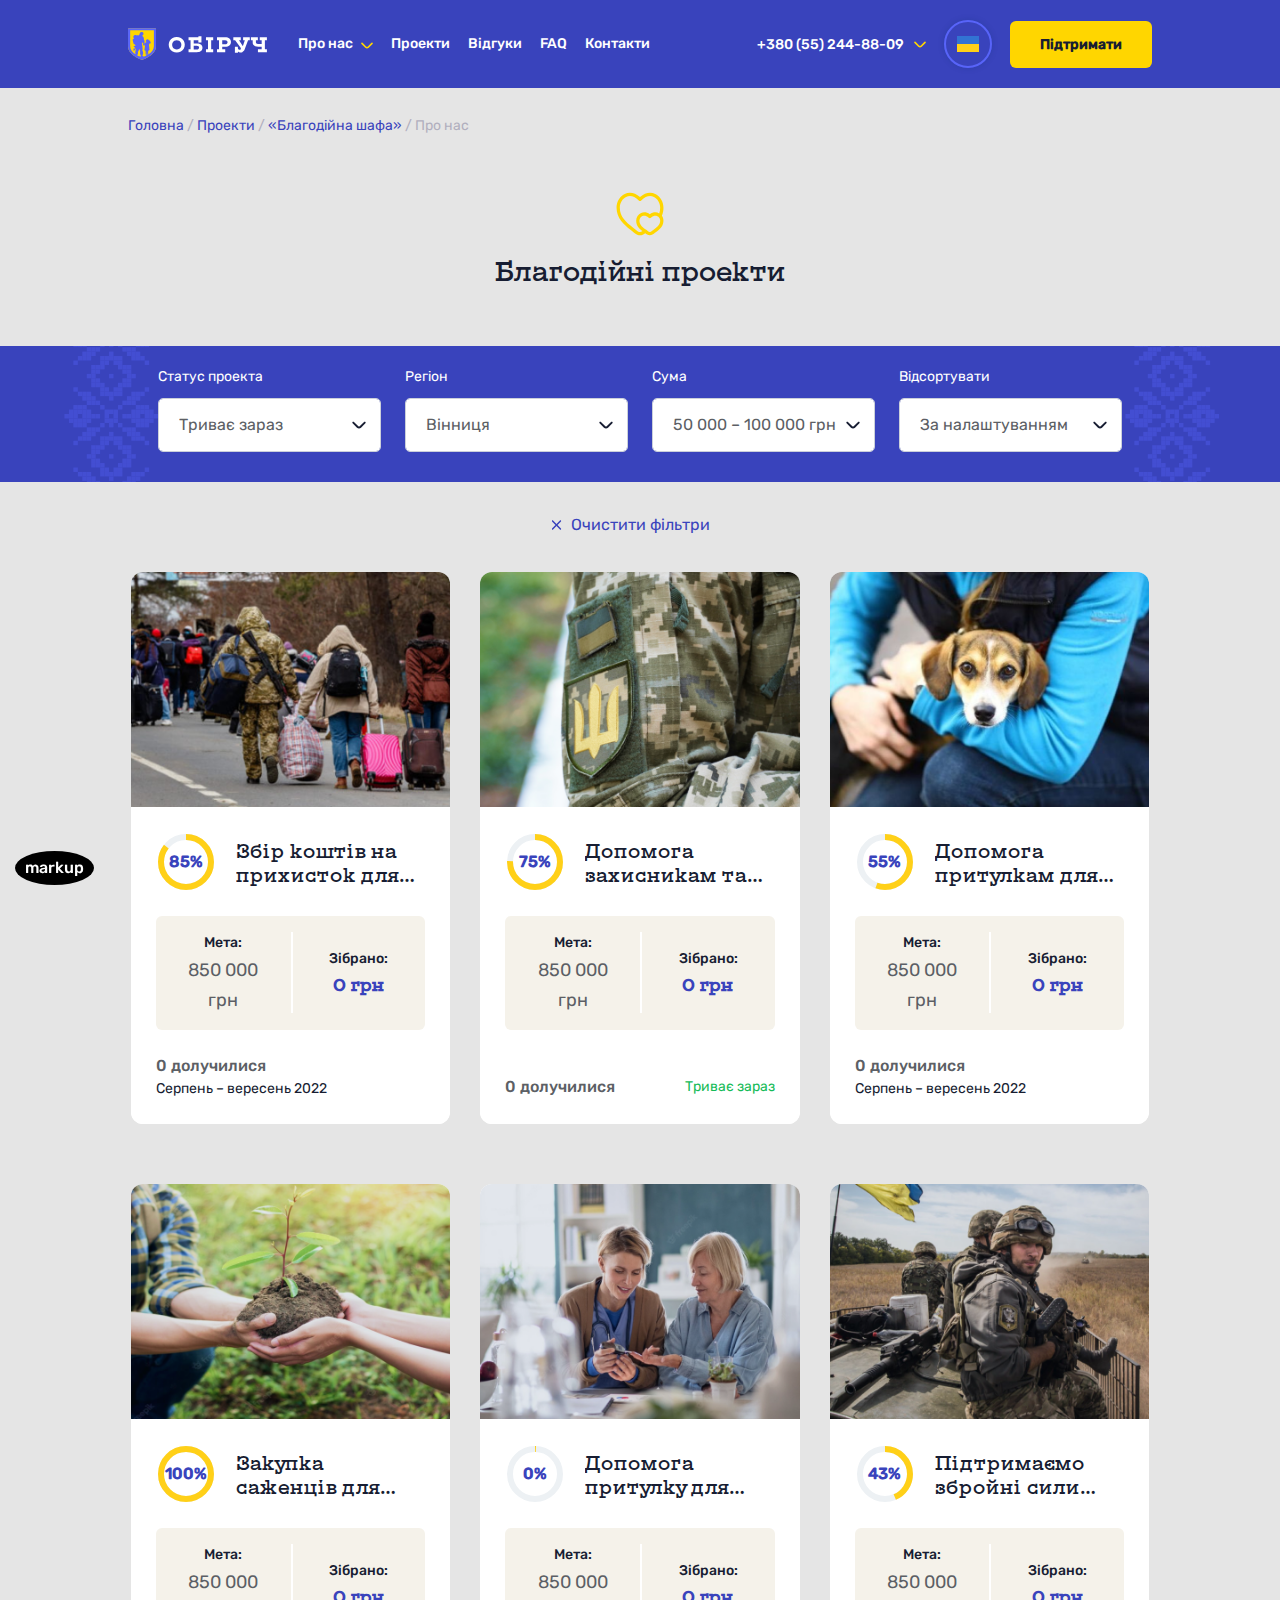
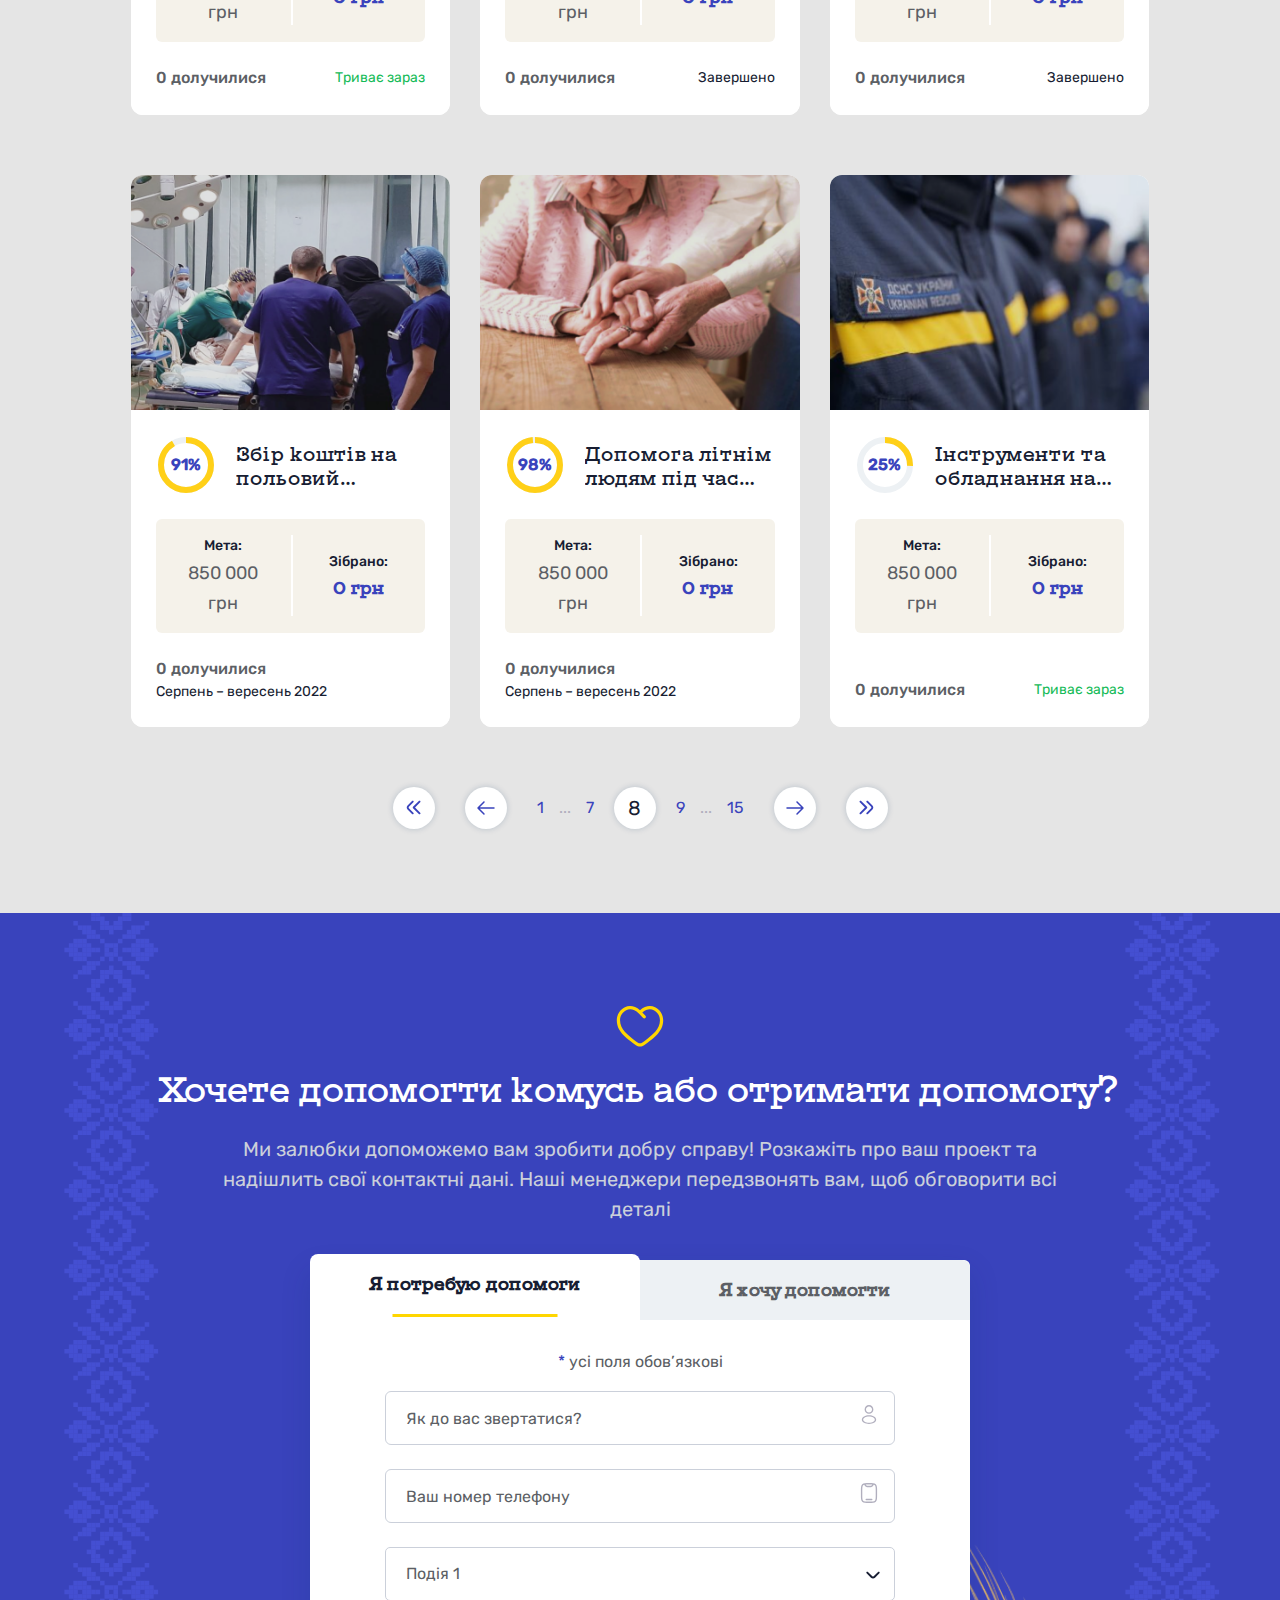
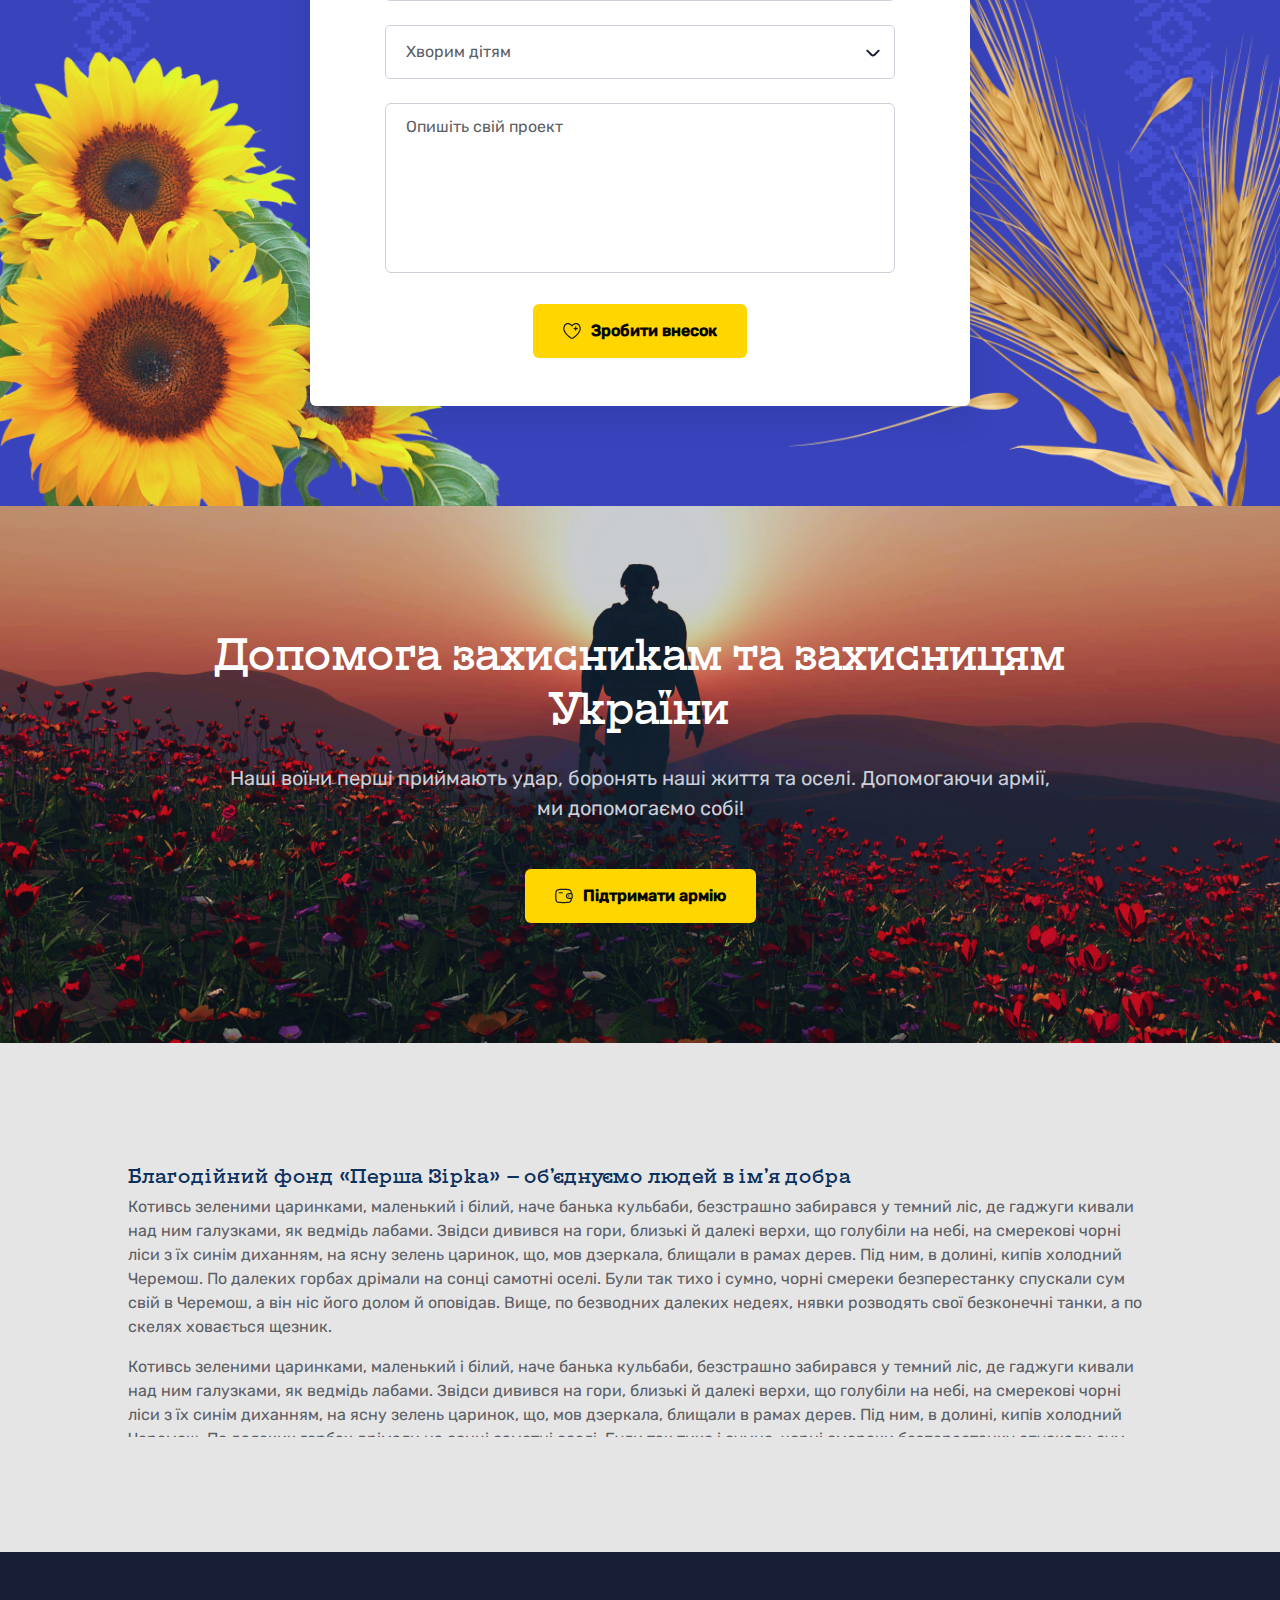
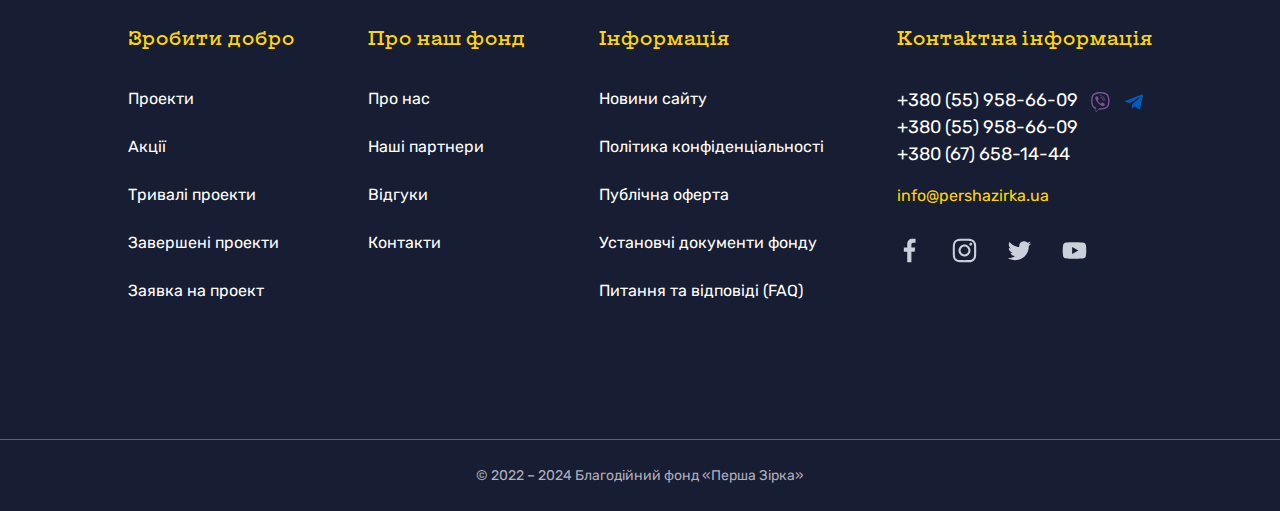
<file: projects-category.html>
<!DOCTYPE html>
<html lang="ru">

<head>
    <meta charset="UTF-8">
    <meta name="theme-color" content="#005BBB">
    <meta name="viewport" content="width=device-width,initial-scale=1,user-scalable=no" />
    <title>Благодійний фонд «Обіруч»</title>
    <link rel="shortcut icon" href="assets/img/favicon.png" />
    <link rel="stylesheet" type="text/css" href="assets/css/bootstrap.min.css" />
    <link rel="stylesheet" type="text/css" href="assets/css/slick.css" />
    <link rel="stylesheet" type="text/css" href="assets/css/slick-theme.css" />
    <link rel="stylesheet" type="text/css" href="assets/css/jquery.fancybox.min.css" />
    <link rel="stylesheet" type="text/css" href="assets/css/nice-select.css" />
    <link rel="stylesheet" type="text/css" href="style.css" />

</head>

<body>

    <!-- 
<div class='thetop'></div>
<div class='scrolltop'>
    <div  class='muve-top'></div>
</div>
-->
    <a href="markup.html" class="markup-link">markup</a>

    <header class="header">
        <div class="wrapper">
            <div class="row-custom jcsb aic">
                <div class="header__menu-wrap">
                    <a href="index.html" class="logo"><img src="assets/img/Logo.svg" alt="" /></a>
                    <nav>
                        <ul>
                            <li class="menu-item-has-children">
                                <a href="about-page.html">Про нас</a>
                                <ul class="sub-menu">
                                    <li><a href="about-page.html">Про наш фонд</a></li>
                                    <li><a href="template-page.html">Наші партнери</a></li>
                                    <li><a href="reviews.html">Відгуки</a></li>
                                    <li><a href="faq.html">Питання та відповіді (FAQ)</a></li>
                                    <li><a href="contacts.html">Контакти</a></li>
                                    <li><a href="template-page.html">Публічна оферта</a></li>
                                    <li><a href="template-page.html">Політика конфіденціальності</a></li>
                                    <li><a href="template-page.html">Установчі документи фонду</a></li>
                                </ul>
                            </li>
                            <li><a href="projects-category.html">Проекти</a></li>
                            <li><a href="reviews.html">Відгуки</a></li>
                            <li><a href="faq.html">FAQ</a></li>
                            <li><a href="contacts.html">Контакти</a></li>
                        </ul>
                        <div class="mob-menu-bot">

                            <a href="#" class="btn btn-primary" data-bs-toggle="modal" data-bs-target="#exampleModal">Підтримати</a>
                        </div>
                    </nav>
                </div>
                <div class="header__info-wrap row-custom aic">
                    <div class="header__phone-wrap">
                        <div class="phone-dropdown">
                            <div class="phone-dropdown__top">
                                <a href="tel:+380 (55) 244-88-09">+380 (55) 244-88-09</a>
                                <svg width="12" height="7" viewBox="0 0 12 7" fill="none" xmlns="http://www.w3.org/2000/svg">
                                    <path d="M11.5897 0.841667C11.5123 0.76356 11.4201 0.701565 11.3185 0.659258C11.217 0.616951 11.1081 0.595169 10.9981 0.595169C10.888 0.595169 10.7791 0.616951 10.6776 0.659258C10.576 0.701565 10.4839 0.76356 10.4064 0.841667L6.58972 4.65833C6.51225 4.73643 6.42009 4.79843 6.31854 4.84074C6.21699 4.88304 6.10807 4.90482 5.99806 4.90482C5.88805 4.90482 5.77912 4.88304 5.67758 4.84074C5.57603 4.79843 5.48386 4.73643 5.40639 4.65833L1.58972 0.841667C1.51225 0.76356 1.42009 0.701565 1.31854 0.659258C1.21699 0.616951 1.10807 0.595169 0.998056 0.595169C0.888046 0.595169 0.779125 0.616951 0.677576 0.659258C0.576026 0.701565 0.483859 0.76356 0.40639 0.841667C0.25118 0.997802 0.164063 1.20901 0.164062 1.42917C0.164063 1.64932 0.25118 1.86053 0.40639 2.01666L4.23139 5.84166C4.70014 6.30982 5.33555 6.57279 5.99806 6.57279C6.66056 6.57279 7.29597 6.30982 7.76472 5.84166L11.5897 2.01666C11.7449 1.86053 11.8321 1.64932 11.8321 1.42917C11.8321 1.20901 11.7449 0.997802 11.5897 0.841667Z" fill="#FFD600" />
                                </svg>
                                <div class="btn-icon btn-mob-phone">
                                    <i class="icon-svg icon-phone"></i>
                                </div>
                            </div>
                            <div class="phone-dropdown__menu">
                                <ul>
                                    <li>
                                        <a href="tel:+380 (55) 958-66-09">+380 (55) 958-66-09</a>
                                        <a href="viber://chat?number=%2B380559586609">
										<img src="assets/img/viber.svg" alt="" />
									</a>
                                        <a href="https://telegram.me/voryag905">
										<img src="assets/img/telegram.svg" alt="" />
									</a>
                                    </li>
                                    <li>
                                        <a href="tel:+380 (55) 958-66-09">+380 (55) 958-66-09</a>
                                    </li>
                                    <li>
                                        <a href="tel:+380 (67) 658-14-44">+380 (67) 658-14-44</a>
                                    </li>
                                </ul>
                                <a href="mailto:info@obiruch.ua" class="email">
								info@obiruch.ua
							</a>
                                <a href="#" class="btn btn-primary"  data-bs-toggle="modal" data-bs-target="#formMessage">
								<svg xmlns="http://www.w3.org/2000/svg" width="23" height="22" viewBox="0 0 23 22" fill="none">
									<path fill-rule="evenodd" clip-rule="evenodd" d="M1.64453 11C1.64453 5.5577 6.05639 1.14584 11.4987 1.14584C11.8784 1.14584 12.1862 1.45365 12.1862 1.83334C12.1862 2.21304 11.8784 2.52084 11.4987 2.52084C6.81578 2.52084 3.01953 6.3171 3.01953 11C3.01953 15.6829 6.81578 19.4792 11.4987 19.4792C16.1816 19.4792 19.9779 15.6829 19.9779 11C19.9779 10.6203 20.2857 10.3125 20.6654 10.3125C21.0451 10.3125 21.3529 10.6203 21.3529 11C21.3529 16.4423 16.941 20.8542 11.4987 20.8542C6.05639 20.8542 1.64453 16.4423 1.64453 11ZM15.8717 2.08627C17.1256 0.83237 19.1585 0.83237 20.4124 2.08627C21.6663 3.34016 21.6663 5.37313 20.4124 6.62702L14.3183 12.7211C13.978 13.0615 13.7648 13.2747 13.5269 13.4603C13.2467 13.6789 12.9435 13.8663 12.6227 14.0191C12.3503 14.149 12.0642 14.2443 11.6076 14.3965L8.9451 15.284C8.45354 15.4478 7.9116 15.3199 7.54522 14.9535C7.17883 14.5871 7.0509 14.0452 7.21475 13.5536L8.10224 10.8911C8.25442 10.4345 8.34975 10.1484 8.47956 9.87604C8.63245 9.55523 8.81984 9.25203 9.03841 8.97181C9.22398 8.73389 9.43721 8.52069 9.77761 8.18034L15.8717 2.08627ZM19.4402 3.05854C18.7232 2.34161 17.5609 2.34161 16.844 3.05854L16.4987 3.40377C16.5195 3.49165 16.5486 3.59634 16.5892 3.71312C16.7205 4.09175 16.9691 4.59041 17.4387 5.06C17.9083 5.52959 18.407 5.77819 18.7856 5.90955C18.9024 5.95006 19.0071 5.97918 19.0949 5.99999L19.4402 5.65475C20.1571 4.93783 20.1571 3.77546 19.4402 3.05854ZM18.0117 7.08317C17.5388 6.87977 16.9878 6.55368 16.4664 6.03228C15.945 5.51087 15.6189 4.95993 15.4155 4.48696L10.7814 9.12108C10.3996 9.50288 10.2499 9.6543 10.1226 9.81746C9.96546 10.0189 9.83073 10.2369 9.72081 10.4676C9.63178 10.6544 9.56332 10.856 9.39257 11.3683L8.99666 12.556L9.94272 13.502L11.1304 13.1061C11.6427 12.9354 11.8443 12.8669 12.0311 12.7779C12.2618 12.668 12.4798 12.5332 12.6812 12.3761C12.8444 12.2488 12.9958 12.0991 13.3776 11.7173L18.0117 7.08317Z" fill="#171D32"/>
								</svg>
								<span>Написати повідомлення</span>
							</a>
                            </div>
                        </div>
                    </div>
                    <div class="header__lang-wrap">
                        <div class="lang-dropdown">
                            <div class="lang-dropdown__top btn-icon">
                                <img src="assets/img/Ukraine.svg" alt="" />
						</div>
                                <div class="lang-dropdown__menu">
                                    <ul>
                                        <li>
                                            <a href="#ua">
										<img src="assets/img/Ukraine.svg" alt="" />
										<span>Українська</span>
									</a>
                                        </li>
                                        <li>
                                            <a href="#uk">
										<img src="assets/img/UK.svg" alt="" />
										<span>English</span>
									</a>
                                        </li>
                                        <li>
                                            <a href="#uk">
										<img src="assets/img/UK.svg" alt="" />
										<span>English</span>
									</a>
                                        </li>
                                    </ul>
                                </div>
                            </div>
                        </div>
                        <a href="page-404.html" class="login btn-icon d-none">
					<svg
						width="20"
						height="20"
						viewBox="0 0 20 20"
						fill="none"
						xmlns="http://www.w3.org/2000/svg"
					>
						<g clip-path="url(#clip0_183_5966)">
							<path
								d="M10 9.99995C10.9889 9.99995 11.9556 9.7067 12.7779 9.1573C13.6001 8.60789 14.241 7.827 14.6194 6.91337C14.9978 5.99974 15.0969 4.9944 14.9039 4.0245C14.711 3.05459 14.2348 2.16368 13.5355 1.46441C12.8363 0.765152 11.9454 0.288949 10.9755 0.0960224C10.0055 -0.0969037 9.00021 0.00211302 8.08658 0.380551C7.17295 0.758989 6.39206 1.39985 5.84265 2.2221C5.29324 3.04434 5 4.01104 5 4.99995C5.00132 6.32563 5.52853 7.59663 6.46593 8.53402C7.40332 9.47142 8.67432 9.99863 10 9.99995ZM10 1.66662C10.6593 1.66662 11.3037 1.86211 11.8519 2.22838C12.4001 2.59466 12.8273 3.11525 13.0796 3.72434C13.3319 4.33343 13.3979 5.00365 13.2693 5.65025C13.1407 6.29685 12.8232 6.8908 12.357 7.35697C11.8908 7.82315 11.2969 8.14062 10.6503 8.26923C10.0037 8.39785 9.33348 8.33184 8.72439 8.07955C8.1153 7.82726 7.59471 7.40001 7.22844 6.85185C6.86216 6.30369 6.66667 5.65922 6.66667 4.99995C6.66667 4.11589 7.01786 3.26805 7.64298 2.64293C8.2681 2.01781 9.11595 1.66662 10 1.66662Z"
								fill="#0B305D"
							/>
							<path
								d="M10 11.6672C8.01155 11.6694 6.10518 12.4603 4.69914 13.8663C3.29309 15.2724 2.50221 17.1787 2.5 19.1672C2.5 19.3882 2.5878 19.6002 2.74408 19.7564C2.90036 19.9127 3.11232 20.0005 3.33333 20.0005C3.55435 20.0005 3.76631 19.9127 3.92259 19.7564C4.07887 19.6002 4.16667 19.3882 4.16667 19.1672C4.16667 17.6201 4.78125 16.1363 5.87521 15.0424C6.96917 13.9484 8.4529 13.3338 10 13.3338C11.5471 13.3338 13.0308 13.9484 14.1248 15.0424C15.2188 16.1363 15.8333 17.6201 15.8333 19.1672C15.8333 19.3882 15.9211 19.6002 16.0774 19.7564C16.2337 19.9127 16.4457 20.0005 16.6667 20.0005C16.8877 20.0005 17.0996 19.9127 17.2559 19.7564C17.4122 19.6002 17.5 19.3882 17.5 19.1672C17.4978 17.1787 16.7069 15.2724 15.3009 13.8663C13.8948 12.4603 11.9884 11.6694 10 11.6672Z"
								fill="#0B305D"
							/>
						</g>
						<defs>
							<clipPath id="clip0_183_5966">
								<rect width="20" height="20" fill="white" />
							</clipPath>
						</defs>
					</svg>
				</a>
                        <a href="#" class="btn btn-primary" data-bs-toggle="modal" data-bs-target="#exampleModal">Підтримати</a>
                        <div class="btn-menu">
                            <span></span>
                            <span></span>
                            <span></span>
                        </div>
                    </div>
                </div>
            </div>
    </header>

    <main class="projects-category">

        <div class="wrapper">
            <div class="breadcrumb">
                <span>
      <span>
        <a href="index.html">Головна </a> / <span><a href="projects-category.html">Проекти</a> /
          <span><a href="project-item.html">«Благодійна шафа»</a> / 
            <span class="breadcrumb_last">Про нас</span></span></span></span></span>
            </div>
        </div>

        <h1 class="title-icon">
            <i class="icon-svg icon-hand"></i>
            <span>Благодійні проекти</span>
        </h1>
        <form class="projects-filters">
            <div class="wrapper">
                <div class="row">
                    <div class="col-lg-3">
                        <div class="projects-filters__select-box">
                            <div class="select-title">Статус проекта</div>
                            <select class="select">
                                <option value="1">Триває зараз</option>
                                <option value="2">Майбутні</option>
                                <option value="3">Завершенi</option>
                            </select>
                        </div>
                    </div>
                    <div class="col-lg-3">
                        <div class="projects-filters__select-box">
                            <div class="select-title">Регіон</div>
                            <select class="select">
                                <option value="1">Вінниця</option>
                                <option value="2">Гайсин</option>
                                <option value="3">Жмеринка</option>
                                <option value="3">Могилёв-Подольский</option>
                                <option value="3">Тульчин</option>
                                <option value="3">Хмельник</option>
                            </select>
                        </div>
                    </div>
                    <div class="col-lg-3">
                        <div class="projects-filters__select-box">
                            <div class="select-title">Сума</div>
                            <select class="select">
                                <option value="1">50 000 – 100 000 грн</option>
                                <option value="2">30 000 – 50 000 грн</option>
                                <option value="3">20 000 – 30 000 грн</option>
                                <option value="3">10 000 – 20 000 грн</option>
                                <option value="3">5 000 – 10 000 грн</option>
                                <option value="3">До 5 000 грн</option>
                            </select>
                        </div>
                    </div>
                    <div class="col-lg-3">
                        <div class="projects-filters__select-box">
                            <div class="select-title">Відсортувати</div>
                            <select class="select">
                                <option value="1">За налаштуванням</option>
                                <option value="2">30 000 – 50 000 грн</option>
                                <option value="3">20 000 – 30 000 грн</option>
                                <option value="3">10 000 – 20 000 грн</option>
                                <option value="3">5 000 – 10 000 грн</option>
                                <option value="3">До 5 000 грн</option>
                            </select>
                        </div>
                    </div>
                </div>
                <button class="btn btn-filters-clean">Очистити фільтри</button>
            </div>
        </form>

        <div class="template-grid">
            <div class="wrapper">
                <div class="row">
                    <div class="col-md-6 col-lg-4">
                        <div class="item-project">
                            <a href="project-item.html" class="item-project__img">
                        <img src="./assets/img/proj-item-4.png" alt="">
                    </a>
                            <div class="item-project__info-wrap">
                                <div class="item-project__title">
                                    <a href="project-item.html">Збір коштів на прихисток для біжинців на Вінничині</a>
                                    <div class="progress">
                                        <svg xmlns="http://www.w3.org/2000/svg" viewBox="0 0 60 60" height="60" width="60" data-value="85">
                                            <circle class="bg" cx="30" cy="30" r="25" fill="none" stroke="#EDF1F4" stroke-miterlimit="10" />
                                            <circle class="meter" cx="30" cy="30" r="25" fill="none" stroke="#FFD018" stroke-dashoffset="157" stroke-dasharray="157" stroke-miterlimit="10" />
                                        </svg>
                                    </div>
                                </div>
                                <div class="item-project__wrap-sum">
                                    <div class="item-project__wrap-sum-from">
                                        <span>Мета:</span>
                                        <span>850 000 грн</span>
                                    </div>
                                    <div class="item-project__wrap-sum-to">
                                        <span>Зібрано:</span>
                                        <b>0 грн</b>
                                    </div>
                                </div>
                                <div class="item-project__date">
                                    <span>0 долучилися</span>
                                    <span>Серпень – вересень 2022</span>
                                </div>
                            </div>
                        </div>
                    </div>
                    <div class="col-md-6 col-lg-4">
                        <div class="item-project">
                            <a href="project-item.html" class="item-project__img">
                        <img src="./assets/img/proj-item-2.png" alt="">
                    </a>
                            <div class="item-project__info-wrap">
                                <div class="item-project__title">
                                    <a href="project-item.html">Допомога захисникам та захисницям України</a>
                                    <div class="progress">
                                        <svg xmlns="http://www.w3.org/2000/svg" viewBox="0 0 60 60" height="60" width="60" data-value="75">
                                            <circle class="bg" cx="30" cy="30" r="25" fill="none" stroke="#EDF1F4" stroke-miterlimit="10" />
                                            <circle class="meter" cx="30" cy="30" r="25" fill="none" stroke="#FFD018" stroke-dashoffset="157" stroke-dasharray="157" stroke-miterlimit="10" />
                                        </svg>
                                    </div>
                                </div>
                                <div class="item-project__wrap-sum">
                                    <div class="item-project__wrap-sum-from">
                                        <span>Мета:</span>
                                        <span>850 000 грн</span>
                                    </div>
                                    <div class="item-project__wrap-sum-to">
                                        <span>Зібрано:</span>
                                        <b>0 грн</b>
                                    </div>
                                </div>
                                <div class="item-project__date">
                                    <span>0 долучилися</span>
                                    <span class="item-project__date-now">Триває зараз</span>
                                </div>
                            </div>
                        </div>
                    </div>
                    <div class="col-md-6 col-lg-4">
                        <div class="item-project">
                            <a href="project-item.html" class="item-project__img">
                        <img src="./assets/img/proj-item-3.png" alt="">
                    </a>
                            <div class="item-project__info-wrap">
                                <div class="item-project__title">
                                    <a href="project-item.html">Допомога притулкам для домашніх тварин</a>
                                    <div class="progress">
                                        <svg xmlns="http://www.w3.org/2000/svg" viewBox="0 0 60 60" height="60" width="60" data-value="55">
                                            <circle class="bg" cx="30" cy="30" r="25" fill="none" stroke="#EDF1F4" stroke-miterlimit="10" />
                                            <circle class="meter" cx="30" cy="30" r="25" fill="none" stroke="#FFD018" stroke-dashoffset="157" stroke-dasharray="157" stroke-miterlimit="10" />
                                        </svg>
                                    </div>
                                </div>
                                <div class="item-project__wrap-sum">
                                    <div class="item-project__wrap-sum-from">
                                        <span>Мета:</span>
                                        <span>850 000 грн</span>
                                    </div>
                                    <div class="item-project__wrap-sum-to">
                                        <span>Зібрано:</span>
                                        <b>0 грн</b>
                                    </div>
                                </div>
                                <div class="item-project__date">
                                    <span>0 долучилися</span>
                                    <span>Серпень – вересень 2022</span>
                                </div>
                            </div>
                        </div>
                    </div>
                    <div class="col-md-6 col-lg-4">
                        <div class="item-project">
                            <a href="project-item.html" class="item-project__img">
                        <img src="./assets/img/proj-item-13.png" alt="">
                    </a>
                            <div class="item-project__info-wrap">
                                <div class="item-project__title">
                                    <a href="project-item.html">Закупка саженців для озеленення центру Вінниці</a>
                                    <div class="progress">
                                        <svg xmlns="http://www.w3.org/2000/svg" viewBox="0 0 60 60" height="60" width="60" data-value="100">
                                            <circle class="bg" cx="30" cy="30" r="25" fill="none" stroke="#EDF1F4" stroke-miterlimit="10" />
                                            <circle class="meter" cx="30" cy="30" r="25" fill="none" stroke="#FFD018" stroke-dashoffset="157" stroke-dasharray="157" stroke-miterlimit="10" />
                                        </svg>
                                    </div>
                                </div>
                                <div class="item-project__wrap-sum">
                                    <div class="item-project__wrap-sum-from">
                                        <span>Мета:</span>
                                        <span>850 000 грн</span>
                                    </div>
                                    <div class="item-project__wrap-sum-to">
                                        <span>Зібрано:</span>
                                        <b>0 грн</b>
                                    </div>
                                </div>
                                <div class="item-project__date">
                                    <span>0 долучилися</span>
                                    <span class="item-project__date-now">Триває зараз</span>
                                </div>
                            </div>
                        </div>
                    </div>
                    <div class="col-md-6 col-lg-4">
                        <div class="item-project">
                            <a href="project-item.html" class="item-project__img">
                        <img src="./assets/img/proj-item-5.png" alt="">
                    </a>
                            <div class="item-project__info-wrap">
                                <div class="item-project__title">
                                    <a href="project-item.html">Допомога притулку для хворих на діабет</a>
                                    <div class="progress">
                                        <svg xmlns="http://www.w3.org/2000/svg" viewBox="0 0 60 60" height="60" width="60" data-value="0">
                                            <circle class="bg" cx="30" cy="30" r="25" fill="none" stroke="#EDF1F4" stroke-miterlimit="10" />
                                            <circle class="meter" cx="30" cy="30" r="25" fill="none" stroke="#FFD018" stroke-dashoffset="157" stroke-dasharray="157" stroke-miterlimit="10" />
                                        </svg>
                                    </div>
                                </div>
                                <div class="item-project__wrap-sum">
                                    <div class="item-project__wrap-sum-from">
                                        <span>Мета:</span>
                                        <span>850 000 грн</span>
                                    </div>
                                    <div class="item-project__wrap-sum-to">
                                        <span>Зібрано:</span>
                                        <b>0 грн</b>
                                    </div>
                                </div>
                                <div class="item-project__date">
                                    <span>0 долучилися</span>
                                    <span class="item-project__date-last">Завершено</span>
                                </div>
                            </div>
                        </div>
                    </div>
                    <div class="col-md-6 col-lg-4">
                        <div class="item-project">
                            <a href="project-item.html" class="item-project__img">
                        <img src="./assets/img/proj-item-6.png" alt="">
                    </a>
                            <div class="item-project__info-wrap">
                                <div class="item-project__title">
                                    <a href="project-item.html">Підтримаємо збройні сили України разом</a>
                                    <div class="progress">
                                        <svg xmlns="http://www.w3.org/2000/svg" viewBox="0 0 60 60" height="60" width="60" data-value="43">
                                            <circle class="bg" cx="30" cy="30" r="25" fill="none" stroke="#EDF1F4" stroke-miterlimit="10" />
                                            <circle class="meter" cx="30" cy="30" r="25" fill="none" stroke="#FFD018" stroke-dashoffset="157" stroke-dasharray="157" stroke-miterlimit="10" />
                                        </svg>
                                    </div>
                                </div>
                                <div class="item-project__wrap-sum">
                                    <div class="item-project__wrap-sum-from">
                                        <span>Мета:</span>
                                        <span>850 000 грн</span>
                                    </div>
                                    <div class="item-project__wrap-sum-to">
                                        <span>Зібрано:</span>
                                        <b>0 грн</b>
                                    </div>
                                </div>
                                <div class="item-project__date">
                                    <span>0 долучилися</span>
                                    <span class="item-project__date-last">Завершено</span>
                                </div>
                            </div>
                        </div>
                    </div>
                    <div class="col-md-6 col-lg-4">
                        <div class="item-project">
                            <a href="project-item.html" class="item-project__img">
                        <img src="./assets/img/proj-item-7.png" alt="">
                    </a>
                            <div class="item-project__info-wrap">
                                <div class="item-project__title">
                                    <a href="project-item.html">Збір коштів на польовий шпиталь у Дніпрі</a>
                                    <div class="progress">
                                        <svg xmlns="http://www.w3.org/2000/svg" viewBox="0 0 60 60" height="60" width="60" data-value="91">
                                            <circle class="bg" cx="30" cy="30" r="25" fill="none" stroke="#EDF1F4" stroke-miterlimit="10" />
                                            <circle class="meter" cx="30" cy="30" r="25" fill="none" stroke="#FFD018" stroke-dashoffset="157" stroke-dasharray="157" stroke-miterlimit="10" />
                                        </svg>
                                    </div>
                                </div>
                                <div class="item-project__wrap-sum">
                                    <div class="item-project__wrap-sum-from">
                                        <span>Мета:</span>
                                        <span>850 000 грн</span>
                                    </div>
                                    <div class="item-project__wrap-sum-to">
                                        <span>Зібрано:</span>
                                        <b>0 грн</b>
                                    </div>
                                </div>
                                <div class="item-project__date">
                                    <span>0 долучилися</span>
                                    <span>Серпень – вересень 2022</span>
                                </div>
                            </div>
                        </div>
                    </div>
                    <div class="col-md-6 col-lg-4">
                        <div class="item-project">
                            <a href="project-item.html" class="item-project__img">
                        <img src="./assets/img/proj-item-8.png" alt="">
                    </a>
                            <div class="item-project__info-wrap">
                                <div class="item-project__title">
                                    <a href="project-item.html">Допомога літнім людям під час вііни</a>
                                    <div class="progress">
                                        <svg xmlns="http://www.w3.org/2000/svg" viewBox="0 0 60 60" height="60" width="60" data-value="98">
                                            <circle class="bg" cx="30" cy="30" r="25" fill="none" stroke="#EDF1F4" stroke-miterlimit="10" />
                                            <circle class="meter" cx="30" cy="30" r="25" fill="none" stroke="#FFD018" stroke-dashoffset="157" stroke-dasharray="157" stroke-miterlimit="10" />
                                        </svg>
                                    </div>
                                </div>
                                <div class="item-project__wrap-sum">
                                    <div class="item-project__wrap-sum-from">
                                        <span>Мета:</span>
                                        <span>850 000 грн</span>
                                    </div>
                                    <div class="item-project__wrap-sum-to">
                                        <span>Зібрано:</span>
                                        <b>0 грн</b>
                                    </div>
                                </div>
                                <div class="item-project__date">
                                    <span>0 долучилися</span>
                                    <span>Серпень – вересень 2022</span>
                                </div>
                            </div>
                        </div>
                    </div>
                    <div class="col-md-6 col-lg-4">
                        <div class="item-project">
                            <a href="project-item.html" class="item-project__img">
                        <img src="./assets/img/proj-item-9.png" alt="">
                    </a>
                            <div class="item-project__info-wrap">
                                <div class="item-project__title">
                                    <a href="project-item.html">Інструменти та обладнання на потреби ДСНС</a>
                                    <div class="progress">
                                        <svg xmlns="http://www.w3.org/2000/svg" viewBox="0 0 60 60" height="60" width="60" data-value="25">
                                            <circle class="bg" cx="30" cy="30" r="25" fill="none" stroke="#EDF1F4" stroke-miterlimit="10" />
                                            <circle class="meter" cx="30" cy="30" r="25" fill="none" stroke="#FFD018" stroke-dashoffset="157" stroke-dasharray="157" stroke-miterlimit="10" />
                                        </svg>
                                    </div>
                                </div>
                                <div class="item-project__wrap-sum">
                                    <div class="item-project__wrap-sum-from">
                                        <span>Мета:</span>
                                        <span>850 000 грн</span>
                                    </div>
                                    <div class="item-project__wrap-sum-to">
                                        <span>Зібрано:</span>
                                        <b>0 грн</b>
                                    </div>
                                </div>
                                <div class="item-project__date">
                                    <span>0 долучилися</span>
                                    <span class="item-project__date-now">Триває зараз</span>
                                </div>
                            </div>
                        </div>
                    </div>
                </div>
            </div>
        </div>

        <div class="wp-pagenavi">
            <a class="first" href="#">&nbsp;</a>
            <a class="previouspostslink" rel="prev" href="#"></a>
            <a class="page smaller" href="#">1</a>
            <!--    <a class="page smaller" href="#">2</a>-->
            <span class="extend">...</span>
            <a class="page smaller" href="#">7</a>
            <span class="current">8</span>
            <a class="page larger" href="#">9</a>
            <span class="extend">...</span>
            <!--    <a class="page smaller" href="#">14</a>-->
            <a class="page smaller" href="#">15</a>
            <a class="nextpostslink" rel="next" href="#">&nbsp;</a>
            <a class="last" href="#">&nbsp;</a>
        </div>

        <section id="form-request" class="form">
            <img
        src="./assets/img/supplies.png"
        alt=""
        class="abs-form-img abs-form-img-l"
    />
            <img
        src="./assets/img/teddybear.png"
        alt=""
        class="abs-form-img abs-form-img-r"
    />
            <div class="wrapper">
                <h2 class="title-icon">
            <i class="icon-svg icon-heart-mes"></i>
            <span>Хочете допомогти комусь або отримати допомогу?</span>
        </h2>
                <p class="title-descr">
                    Ми залюбки допоможемо вам зробити добру справу! Розкажіть про ваш проект
                    та надішлить свої контактні дані. Наші менеджери передзвонять вам, щоб
                    обговорити всі деталі
                </p>
                <div class="form-tab">
                    <div class="form-tab__tabs">
                        <div id="btn-need" class="btn-tab btn-tab--active">Я потребую допомоги</div>
                        <div id="btn-want" class="btn-tab">Я хочу допомогти</div>
                    </div>
                    <p class="form-tab__descr"><span>*</span> усі поля обов’язкові</p>
                    <form id="need-to-help" action="">
                        <div class="input-wrap">
                            <input type="text" placeholder="Як до вас звертатися?" />
                            <div class="icon-wrap">
                                <i class="icon-svg icon-user-inp"> </i>
                                <div class="note">
                                    Ваші ім’я та прізвище.
                                </div>
                            </div>
                        </div>
                        <div class="input-wrap">
                            <input type="tel" placeholder="Ваш номер телефону" />
                            <div class="icon-wrap">
                                <i class="icon-svg icon-phone-inp"> </i>
                                <div class="note">
                                    Введіть свій номер телефону
                                </div>
                            </div>
                        </div>
                        <select class="select">
                            <option data-display="Де ви плануєте провести подію?" disabled>
                                Де ви плануєте провести подію?
                            </option>
                            <option value="1">Подія 1</option>
                            <option value="2">Подія 2</option>
                            <option value="3">Подія 3</option>
                            <option value="4">Подія 4</option>
                        </select>
                        <select class="select">
                            <option data-display="Яку допомогу ви плануєте?" disabled>
                                Яку допомогу ви плануєте?
                            </option>
                            <option value="Хворим дітям">Хворим дітям</option>
                            <option value="Збройним силам України">
                                Збройним силам України
                            </option>
                            <option value="Вимушеним переселенцям">
                                Вимушеним переселенцям
                            </option>
                            <option value="Літнім людям">Літнім людям</option>
                            <option value="Інше">Вуличним тваринам</option>
                        </select>
                        <textarea placeholder="Опишіть свій проект"></textarea>
                        <input type="hidden" value="need-to-help" />
                        <button class="btn btn-primary">
                            <i class="icon-svg icon-plus"></i>
                            <span>Зробити внесок</span>
                        </button>
                    </form>

                    <form id="want-to-help" class="d-none " action="">
                        <div class="input-wrap">
                            <input type="text" placeholder="Як до вас звертатися?" />
                            <div class="icon-wrap">
                                <i class="icon-svg icon-user-inp"> </i>
                                <div class="note">
                                    Ваші ім’я та прізвище.
                                </div>
                            </div>
                        </div>
                        <div class="input-wrap">
                            <input type="tel" placeholder="Ваш номер телефону" />
                            <div class="icon-wrap">
                                <i class="icon-svg icon-phone-inp"> </i>
                                <div class="note">
                                    Введіть свій номер телефону
                                </div>
                            </div>
                        </div>
                        <select class="select">
                            <option data-display="Де ви плануєте провести подію?" disabled>
                                Де ви плануєте провести подію?
                            </option>
                            <option value="1">Подія 1</option>
                            <option value="2">Подія 2</option>
                            <option value="3">Подія 3</option>
                            <option value="4">Подія 4</option>
                        </select>
                        <select class="select">
                            <option data-display="Яку допомогу ви плануєте?" disabled>
                                Яку допомогу ви плануєте?
                            </option>
                            <option value="Хворим дітям">Хворим дітям</option>
                            <option value="Збройним силам України">
                                Збройним силам України
                            </option>
                            <option value="Вимушеним переселенцям">
                                Вимушеним переселенцям
                            </option>
                            <option value="Літнім людям">Літнім людям</option>
                            <option value="Інше">Вуличним тваринам</option>
                        </select>
                        <textarea placeholder="Опишіть свій проект"></textarea>
                        <input type="hidden" value="want-to-help" />
                        <button class="btn btn-primary">
                            <i class="icon-svg icon-plus"></i>
                            <span>Зробити внесок</span>
                        </button>
                    </form>

                </div>
            </div>
        </section>
        <section class="block">
            <div class="wrapper">
                <div class="block-black" style="background-image: url(./assets/img/img-bg.jpg)">
                    <div class="block-black__text">
                        <h2 class="">Допомога захисникам та захисницям України</h2>
                        <p>
                            Наші воїни перші приймають удар, боронять наші життя та оселі.
                            Допомогаючи армії, ми допомогаємо собі!
                        </p>
                        <a href="#" class="btn btn-primary" data-bs-toggle="modal" data-bs-target="#exampleModal">
                    <i class="icon-svg icon-card"></i>
                    <span>Підтримати армію</span>
                </a>
                    </div>
                </div>
            </div>
        </section>
        <section class="seo-text">
            <div class="wrapper">
                <div class="scroll">
                    <h5>Благодійний фонд «Перша Зірка» — об’єднуємо людей в ім’я добра</h5>
                    <p>
                        Котивсь зеленими царинками, маленький і білий, наче банька кульбаби,
                        безстрашно забирався у темний ліс, де гаджуги кивали над ним
                        галузками, як ведмідь лабами. Звідси дивився на гори, близькі й далекі
                        верхи, що голубіли на небі, на смерекові чорні ліси з їх синім
                        диханням, на ясну зелень царинок, що, мов дзеркала, блищали в рамах
                        дерев. Під ним, в долині, кипів холодний Черемош. По далеких горбах
                        дрімали на сонці самотні оселі. Були так тихо і сумно, чорні смереки
                        безперестанку спускали сум свій в Черемош, а він ніс його долом й
                        оповідав. Вище, по безводних далеких недеях, нявки розводять свої
                        безконечні танки, а по скелях ховається щезник.
                    </p>
                    <p>
                        Котивсь зеленими царинками, маленький і білий, наче банька кульбаби,
                        безстрашно забирався у темний ліс, де гаджуги кивали над ним
                        галузками, як ведмідь лабами. Звідси дивився на гори, близькі й далекі
                        верхи, що голубіли на небі, на смерекові чорні ліси з їх синім
                        диханням, на ясну зелень царинок, що, мов дзеркала, блищали в рамах
                        дерев. Під ним, в долині, кипів холодний Черемош. По далеких горбах
                        дрімали на сонці самотні оселі. Були так тихо і сумно, чорні смереки
                        безперестанку спускали сум свій в Черемош, а він ніс його долом й
                        оповідав. Вище, по безводних далеких недеях, нявки розводять свої
                        безконечні танки, а по скелях ховається щезник.
                    </p>
                </div>
            </div>
        </section>

    </main>

    <footer class="footer">
        <div class="wrapper">
            <div class="row-custom jcsb">
                <div class="footer__col">
                    <div class="footer__title">Зробити добро</div>
                    <div class="footer__menu">
                        <ul>
                            <li><a href="projects-category.html">Проекти</a></li>
                            <li><a href="actions.html">Акції</a></li>
                            <li><a href="projects-category.html">Тривалі проекти</a></li>
                            <li><a href="projects-category.html">Завершені проекти</a></li>
                            <li><a href="#" data-bs-toggle="modal" data-bs-target="#formRequest">Заявка на проект</a></li>
                        </ul>
                    </div>

                </div>
                <div class="footer__col">
                    <div class="footer__title">Про наш фонд</div>
                    <div class="footer__menu">
                        <ul>
                            <li><a href="about-page.html">Про нас</a></li>
                            <li><a href="template-page.html">Наші партнери</a></li>
                            <li><a href="reviews.html">Відгуки</a></li>
                            <li><a href="contacts.html">Контакти</a></li>
                        </ul>
                    </div>

                </div>
                <div class="footer__col">
                    <div class="footer__title">Інформація</div>
                    <div class="footer__menu">
                        <ul>
                            <li><a href="news.html">Новини сайту</a></li>
                            <li><a href="template-page.html">Політика конфіденціальності</a></li>
                            <li><a href="template-page.html">Публічна оферта</a></li>
                            <li><a href="template-page.html">Установчі документи фонду</a></li>
                            <li><a href="faq.html">Питання та відповіді (FAQ)</a></li>
                        </ul>
                    </div>

                </div>
                <div class="footer__col">
                    <div class="footer__title">Контактна інформація</div>
                    <div class="footer__info">
                        <ul class="footer__phones">
                            <li>
                                <a href="tel:+380 (55) 958-66-09">+380 (55) 958-66-09</a>
                                <a href="viber://chat?number=%2B380559586609">
								<img src="assets/img/viber.svg" alt="" />
							</a>
                                <a href="https://telegram.me/voryag905">
								<img src="assets/img/telegram.svg" alt="" />
							</a>
                            </li>
                            <li>
                                <a href="tel:+380 (55) 958-66-09">+380 (55) 958-66-09</a>
                            </li>
                            <li>
                                <a href="tel:+380 (67) 658-14-44">+380 (67) 658-14-44</a>
                            </li>
                        </ul>
                        <a href="mailto:info@pershazirka.ua" class="email">
						info@pershazirka.ua
					</a>
                        <ul class="soc-icons">
                            <li><a href="#"><i class="icon-svg icon-facebook"></i></a></li>
                            <li><a href="#"><i class="icon-svg icon-insta"></i></a></li>
                            <li><a href="#"><i class="icon-svg icon-twitter"></i></a></li>
                            <li><a href="#"><i class="icon-svg icon-youtube"></i></a></li>
                        </ul>
                    </div>

                </div>
            </div>
        </div>
        <div class="footer__copy">© 2022 – 2024 Благодійний фонд «Перша Зірка»</div>
    </footer>
    <!-- Modal -->
    <div class="modal fade" id="exampleModal" tabindex="-1" aria-labelledby="exampleModalLabel" aria-hidden="true">
        <div class="modal-dialog">
            <div class="modal-content">

                <div class="modal-body">
                    <button type="button" class="btn-close" data-bs-dismiss="modal" aria-label="Close"></button>
                    <div class="form-tab">
                        <div class="form-tab__tabs">

                            <div class="btn-tab btn-tab--active">Я хочу допомогти</div>
                        </div>
                        <p class="form-tab__descr"><span>*</span> усі поля обов’язкові</p>
                        <form action="">
                            <div class="input-wrap">
                                <input type="text" placeholder="Як до вас звертатися?" />
                                <div class="icon-wrap">
                                    <i class="icon-svg icon-user-inp"> </i>
                                    <div class="note">
                                        Ваші ім’я та прізвище. Більше даних ви можете ввести у
                                        приватному кабінеті. Для авторизації натисніть на іконку “Вхід у
                                        шапці сайту”
                                    </div>
                                </div>
                            </div>
                            <div class="input-wrap">
                                <input type="tel" placeholder="Ваш номер телефону" />
                                <div class="icon-wrap">
                                    <i class="icon-svg icon-phone-inp"> </i>
                                    <div class="note">
                                        Ваші ім’я та прізвище. Більше даних ви можете ввести у
                                        приватному кабінеті. Для авторизації натисніть на іконку “Вхід у
                                        шапці сайту”
                                    </div>
                                </div>
                            </div>
                            <select class="select">
                                <option data-display="Де ви плануєте провести подію?" disabled>
                                    Де ви плануєте провести подію?
                                </option>
                                <option value="1">Подія 1</option>
                                <option value="2">Подія 2</option>
                                <option value="3">Подія 3</option>
                                <option value="4">Подія 4</option>
                            </select>
                            <select class="select">
                                <option data-display="Яку допомогу ви плануєте?" disabled>
                                    Яку допомогу ви плануєте?
                                </option>
                                <option value="Хворим дітям">Хворим дітям</option>
                                <option value="Збройним силам України">
                                    Збройним силам України
                                </option>
                                <option value="Вимушеним переселенцям">
                                    Вимушеним переселенцям
                                </option>
                                <option value="Літнім людям">Літнім людям</option>
                                <option value="Інше">Вуличним тваринам</option>
                            </select>
                            <textarea placeholder="Опишіть свій проект"></textarea>
                            <input type="hidden" value="Я хочу допомогти" />
                            <button class="btn btn-primary">
                                <i class="icon-svg icon-plus"></i>
                                <span>Зробити внесок</span>
                            </button>
                        </form>
                    </div>
                </div>

            </div>
        </div>
    </div>


    <!-- Modal -->
    <div class="modal fade" id="leaveFeedback" tabindex="-1" aria-labelledby="leaveFeedbackLabel" aria-hidden="true">
        <div class="modal-dialog">
            <div class="modal-content">

                <div class="modal-body">
                    <button type="button" class="btn-close" data-bs-dismiss="modal" aria-label="Close"></button>
                    <div class="form-tab">
                        <div class="form-tab__tabs">

                            <div class="btn-tab btn-tab--active">Я хочу залишити відгук</div>
                        </div>
                        <p class="form-tab__descr"><span>*</span> усі поля обов’язкові</p>
                        <form action="">
                            <div class="input-wrap">
                                <input type="text" placeholder="Як до вас звертатися?" />
                                <div class="icon-wrap">
                                    <i class="icon-svg icon-user-inp"> </i>
                                    <div class="note">
                                        Ваші ім’я та прізвище.
                                    </div>
                                </div>
                            </div>
                            <div class="input-wrap">
                                <input type="tel" placeholder="Ваш номер телефону" />
                                <div class="icon-wrap">
                                    <i class="icon-svg icon-phone-inp"> </i>
                                    <div class="note">
                                        Введіть свій номер телефону
                                    </div>
                                </div>
                            </div>

                            <textarea placeholder="Опишіть свій проект"></textarea>
                            <input type="hidden" value="Я хочу допомогти" />
                            <button class="btn btn-primary">
                                <i class="icon-svg icon-plus"></i>
                                <span>Залишити відгук</span>
                            </button>
                        </form>
                    </div>
                </div>
            </div>
        </div>
    </div>

    <!-- Modal -->
    <div class="modal fade" id="formRequest" tabindex="-1" aria-labelledby="formRequestLabel" aria-hidden="true">
        <div class="modal-dialog">
            <div class="modal-content">

                <div class="modal-body">
                    <button type="button" class="btn-close" data-bs-dismiss="modal" aria-label="Close"></button>
                    <div class="form-tab">
                        <div class="form-tab__tabs">

                            <div class="btn-tab btn-tab--active">я хочу запропонувати заявку на проект</div>
                        </div>
                        <p class="form-tab__descr"><span>*</span> усі поля обов’язкові</p>
                        <form action="">
                            <div class="input-wrap">
                                <input type="text" placeholder="Як до вас звертатися?" />
                                <div class="icon-wrap">
                                    <i class="icon-svg icon-user-inp"> </i>
                                    <div class="note">
                                        Ваші ім’я та прізвище.
                                    </div>
                                </div>
                            </div>
                            <div class="input-wrap">
                                <input type="tel" placeholder="Ваш номер телефону" />
                                <div class="icon-wrap">
                                    <i class="icon-svg icon-phone-inp"> </i>
                                    <div class="note">
                                        Введіть свій номер телефону
                                    </div>
                                </div>
                            </div>

                            <textarea placeholder="Опишіть свій проект"></textarea>
                            <input type="hidden" value="Зробити заявку на проект" />
                            <button class="btn btn-primary">
                                <i class="icon-svg icon-plus"></i>
                                <span>Зробити заявку</span>
                            </button>
                        </form>
                    </div>
                </div>
            </div>
        </div>
    </div>



    <!-- Modal -->
    <div class="modal fade" id="formMessage" tabindex="-1" aria-labelledby="formMessageLabel" aria-hidden="true">
        <div class="modal-dialog">
            <div class="modal-content">

                <div class="modal-body">
                    <button type="button" class="btn-close" data-bs-dismiss="modal" aria-label="Close"></button>
                    <div class="form-tab">
                        <div class="form-tab__tabs">

                            <div class="btn-tab btn-tab--active">я хочу написати повідомлення</div>
                        </div>
                        <p class="form-tab__descr"><span>*</span> усі поля обов’язкові</p>
                        <form action="">
                            <div class="input-wrap">
                                <input type="text" placeholder="Як до вас звертатися?" />
                                <div class="icon-wrap">
                                    <i class="icon-svg icon-user-inp"> </i>
                                    <div class="note">
                                        Ваші ім’я та прізвище.
                                    </div>
                                </div>
                            </div>
                            <div class="input-wrap">
                                <input type="tel" placeholder="Ваш номер телефону" />
                                <div class="icon-wrap">
                                    <i class="icon-svg icon-phone-inp"> </i>
                                    <div class="note">
                                        Введіть свій номер телефону
                                    </div>
                                </div>
                            </div>

                            <textarea placeholder="Опишіть свій проект"></textarea>
                            <input type="hidden" value="Відправити повідомлення" />
                            <button class="btn btn-primary">
                                <i class="icon-svg icon-plus"></i>
                                <span>Відправити повідомлення</span>
                            </button>
                        </form>
                    </div>
                </div>
            </div>
        </div>
    </div>

    <script src="assets/js/library.min.js"></script>
    <script src="assets/js/custom.js"></script>
</body>

</html>
</file>
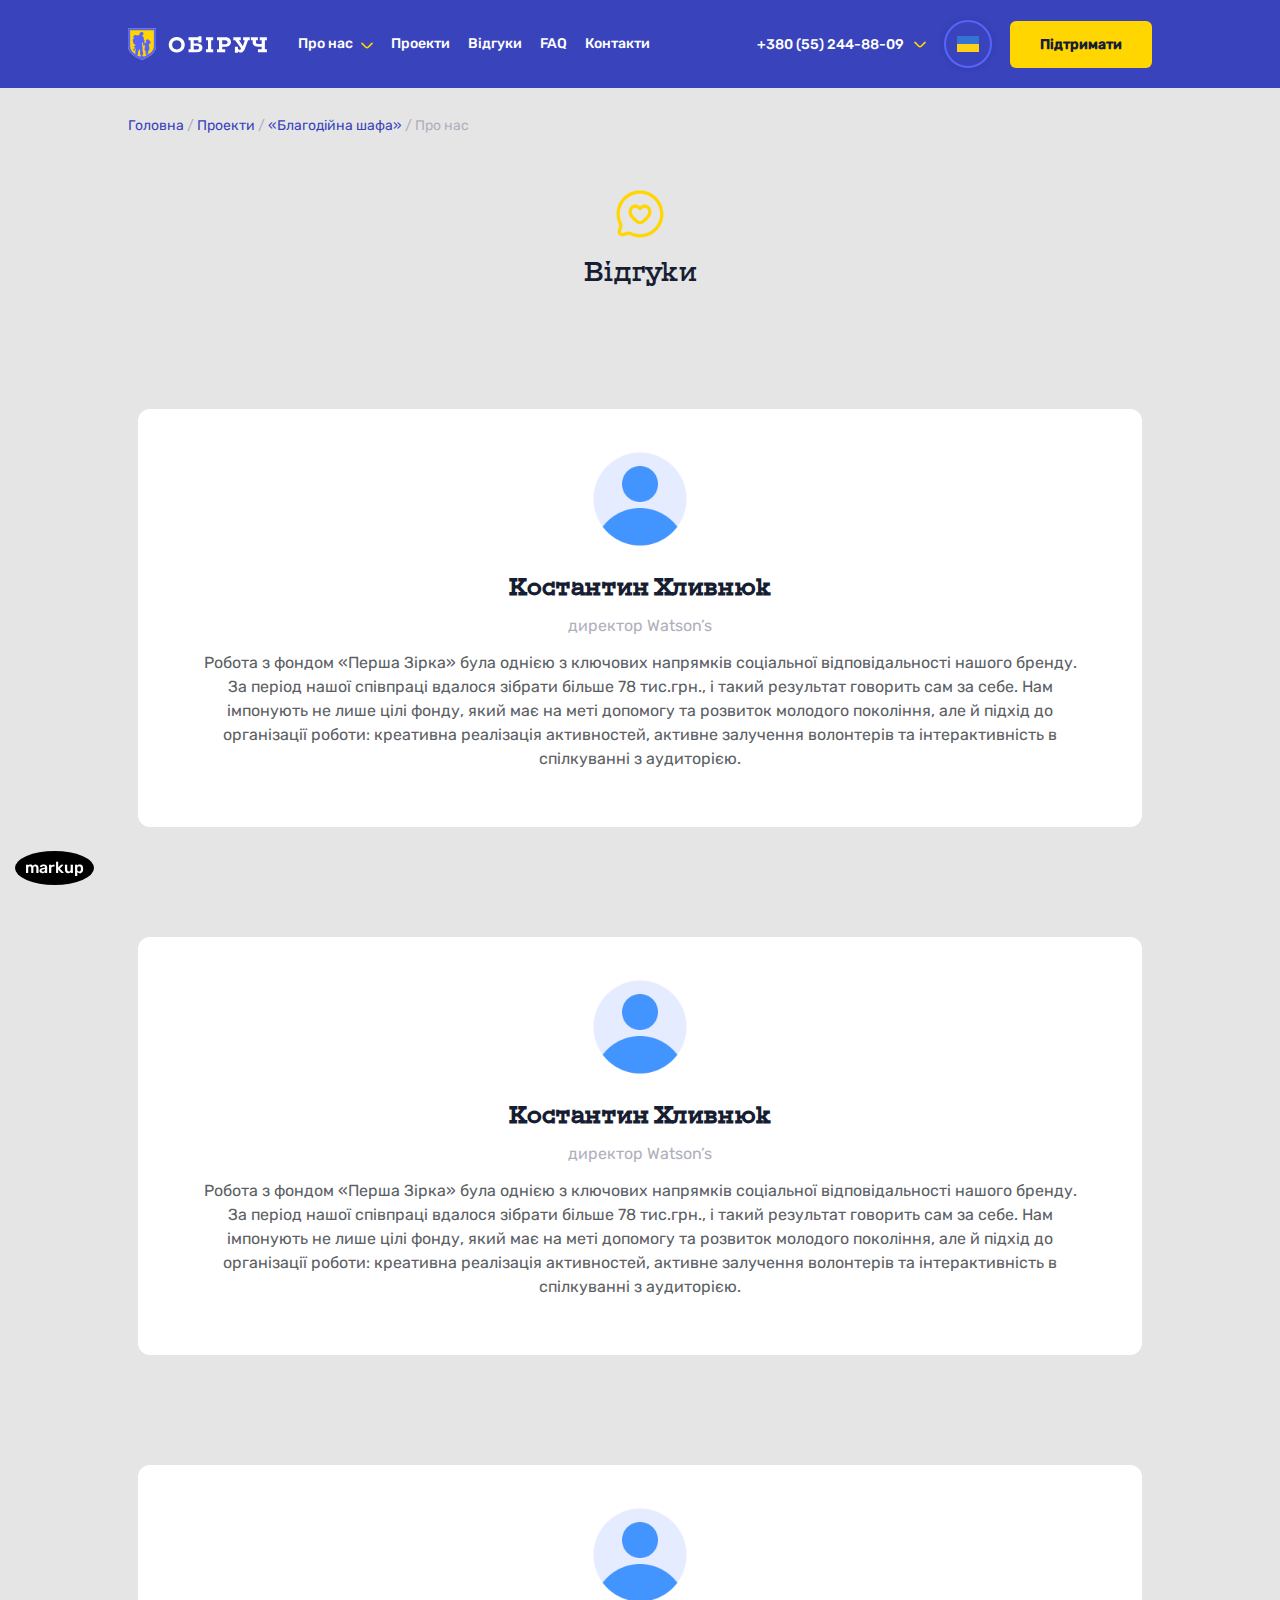
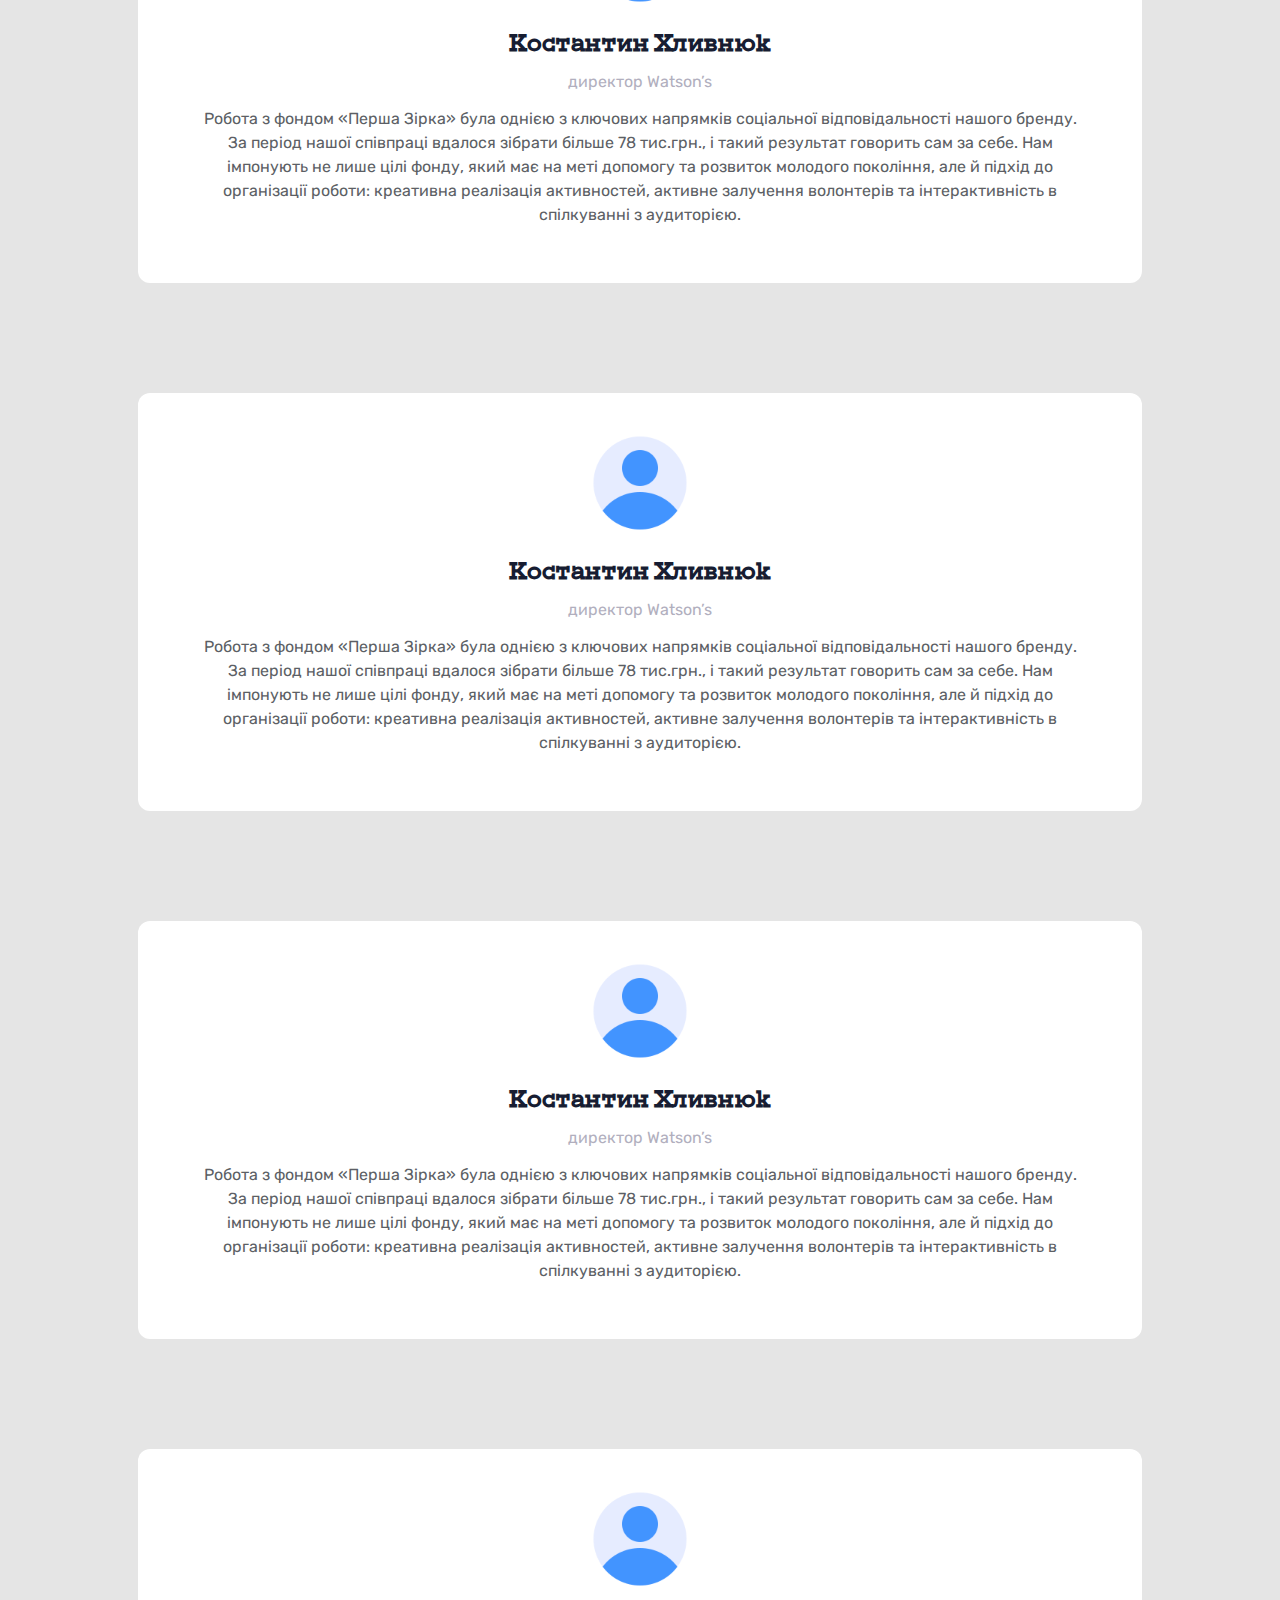
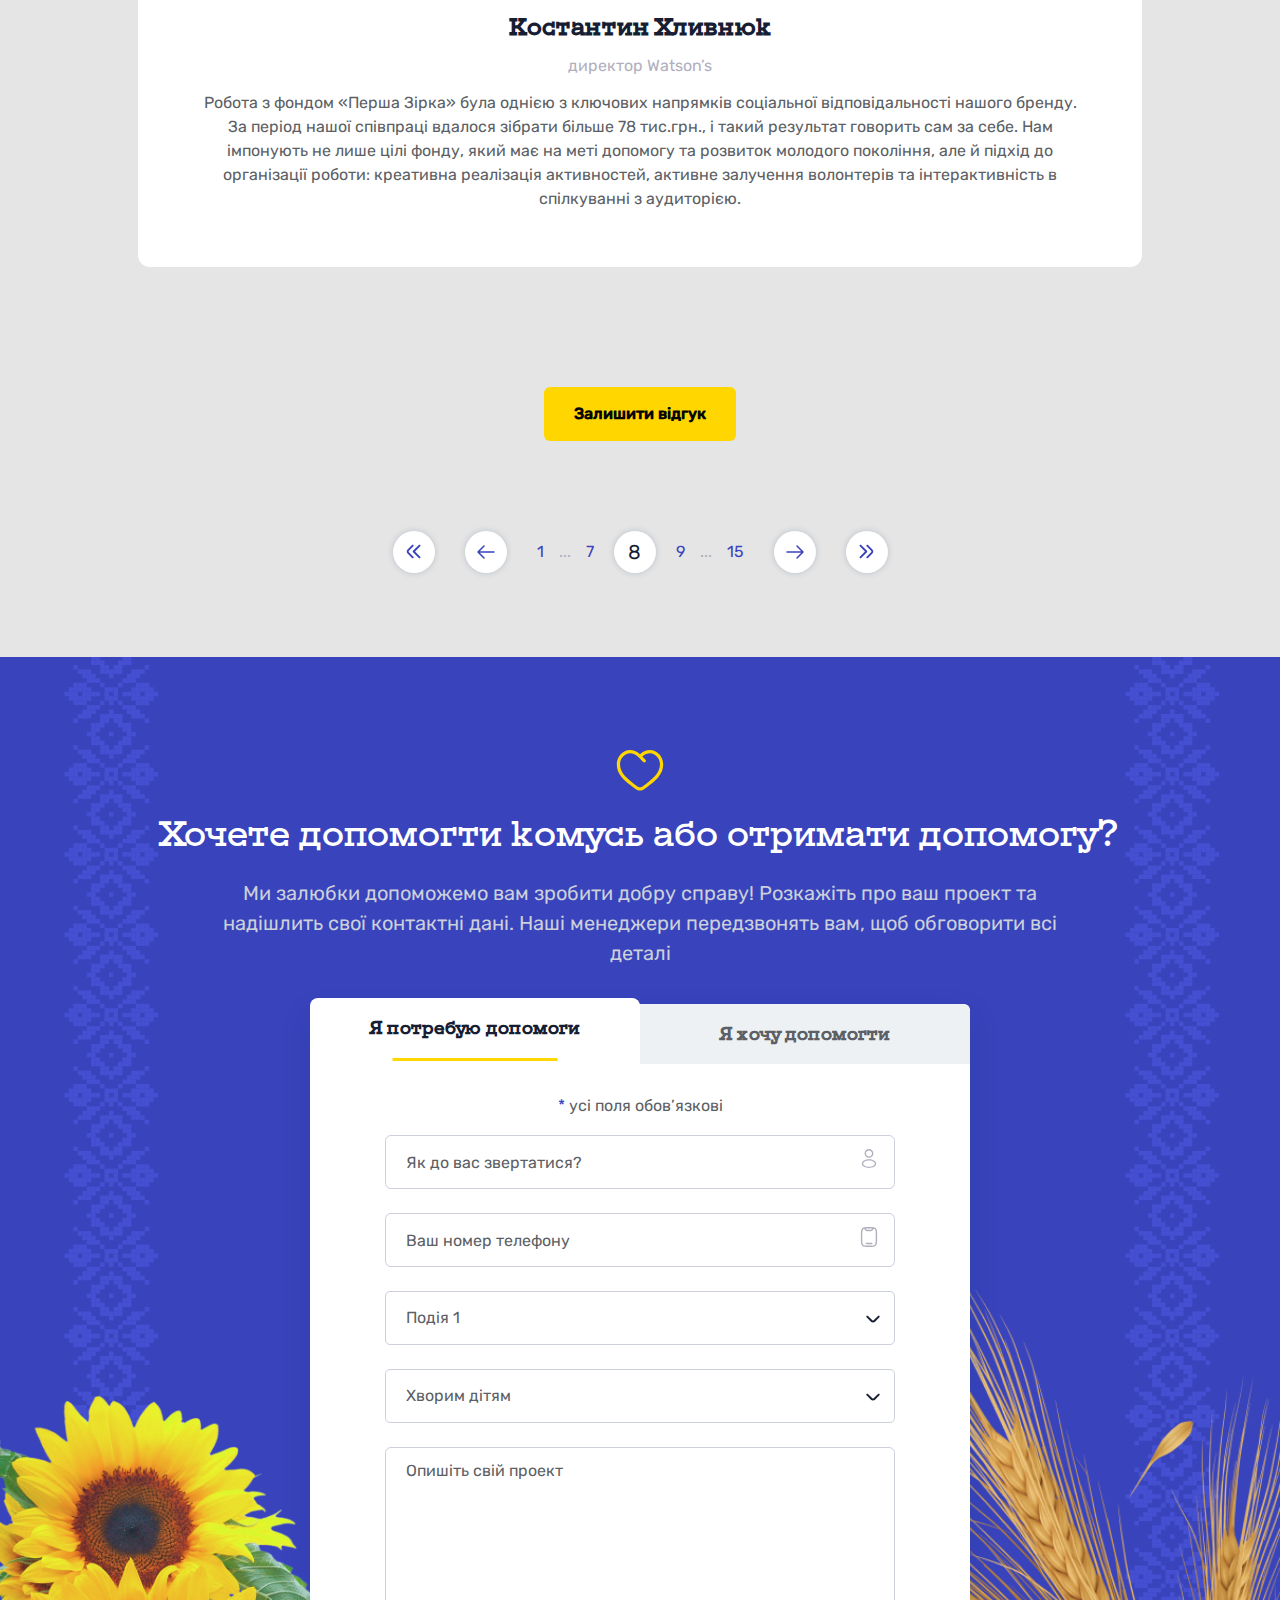
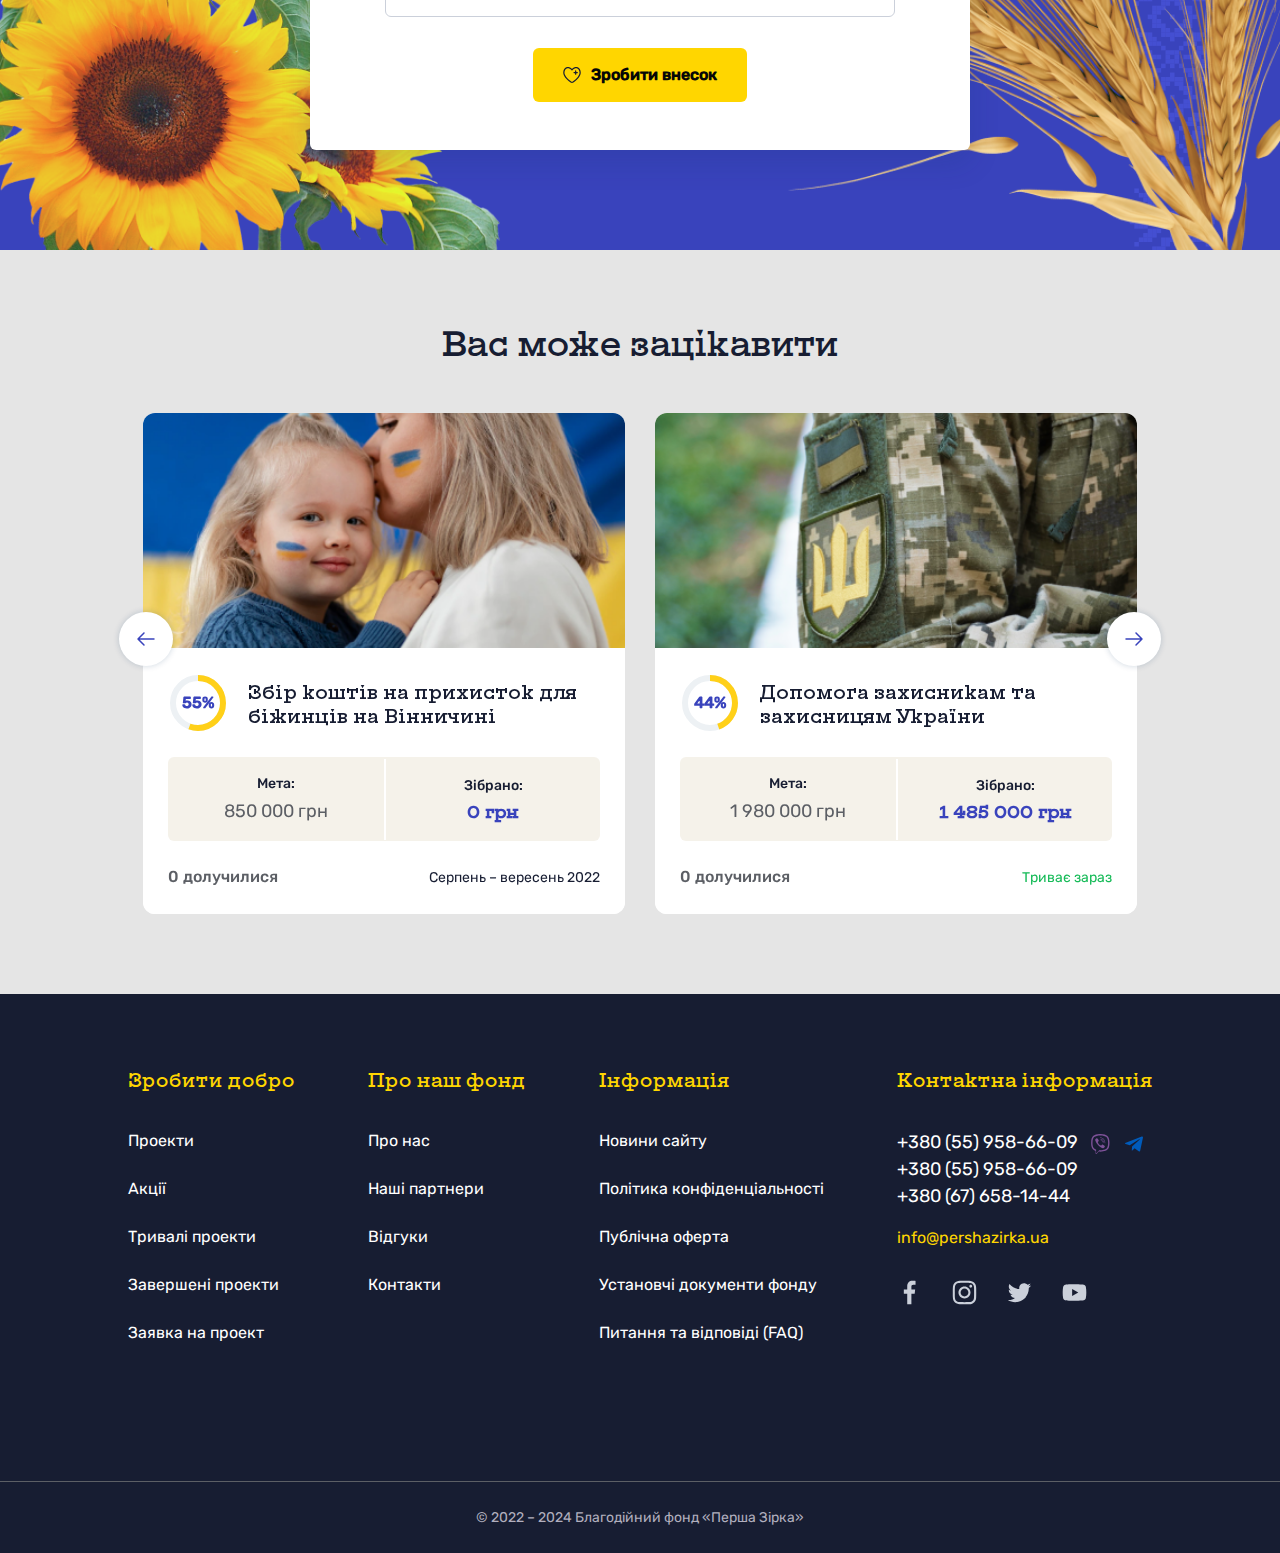
<file: reviews.html>
<!DOCTYPE html>
<html lang="ru">

<head>
    <meta charset="UTF-8">
    <meta name="theme-color" content="#005BBB">
    <meta name="viewport" content="width=device-width,initial-scale=1,user-scalable=no" />
    <title>Благодійний фонд «Обіруч»</title>
    <link rel="shortcut icon" href="assets/img/favicon.png" />
    <link rel="stylesheet" type="text/css" href="assets/css/bootstrap.min.css" />
    <link rel="stylesheet" type="text/css" href="assets/css/slick.css" />
    <link rel="stylesheet" type="text/css" href="assets/css/slick-theme.css" />
    <link rel="stylesheet" type="text/css" href="assets/css/jquery.fancybox.min.css" />
    <link rel="stylesheet" type="text/css" href="assets/css/nice-select.css" />
    <link rel="stylesheet" type="text/css" href="style.css" />

</head>

<body>

    <!-- 
<div class='thetop'></div>
<div class='scrolltop'>
    <div  class='muve-top'></div>
</div>
-->
    <a href="markup.html" class="markup-link">markup</a>

    <header class="header">
        <div class="wrapper">
            <div class="row-custom jcsb aic">
                <div class="header__menu-wrap">
                    <a href="index.html" class="logo"><img src="assets/img/Logo.svg" alt="" /></a>
                    <nav>
                        <ul>
                            <li class="menu-item-has-children">
                                <a href="about-page.html">Про нас</a>
                                <ul class="sub-menu">
                                    <li><a href="about-page.html">Про наш фонд</a></li>
                                    <li><a href="template-page.html">Наші партнери</a></li>
                                    <li><a href="reviews.html">Відгуки</a></li>
                                    <li><a href="faq.html">Питання та відповіді (FAQ)</a></li>
                                    <li><a href="contacts.html">Контакти</a></li>
                                    <li><a href="template-page.html">Публічна оферта</a></li>
                                    <li><a href="template-page.html">Політика конфіденціальності</a></li>
                                    <li><a href="template-page.html">Установчі документи фонду</a></li>
                                </ul>
                            </li>
                            <li><a href="projects-category.html">Проекти</a></li>
                            <li><a href="reviews.html">Відгуки</a></li>
                            <li><a href="faq.html">FAQ</a></li>
                            <li><a href="contacts.html">Контакти</a></li>
                        </ul>
                        <div class="mob-menu-bot">

                            <a href="#" class="btn btn-primary" data-bs-toggle="modal" data-bs-target="#exampleModal">Підтримати</a>
                        </div>
                    </nav>
                </div>
                <div class="header__info-wrap row-custom aic">
                    <div class="header__phone-wrap">
                        <div class="phone-dropdown">
                            <div class="phone-dropdown__top">
                                <a href="tel:+380 (55) 244-88-09">+380 (55) 244-88-09</a>
                                <svg width="12" height="7" viewBox="0 0 12 7" fill="none" xmlns="http://www.w3.org/2000/svg">
                                    <path d="M11.5897 0.841667C11.5123 0.76356 11.4201 0.701565 11.3185 0.659258C11.217 0.616951 11.1081 0.595169 10.9981 0.595169C10.888 0.595169 10.7791 0.616951 10.6776 0.659258C10.576 0.701565 10.4839 0.76356 10.4064 0.841667L6.58972 4.65833C6.51225 4.73643 6.42009 4.79843 6.31854 4.84074C6.21699 4.88304 6.10807 4.90482 5.99806 4.90482C5.88805 4.90482 5.77912 4.88304 5.67758 4.84074C5.57603 4.79843 5.48386 4.73643 5.40639 4.65833L1.58972 0.841667C1.51225 0.76356 1.42009 0.701565 1.31854 0.659258C1.21699 0.616951 1.10807 0.595169 0.998056 0.595169C0.888046 0.595169 0.779125 0.616951 0.677576 0.659258C0.576026 0.701565 0.483859 0.76356 0.40639 0.841667C0.25118 0.997802 0.164063 1.20901 0.164062 1.42917C0.164063 1.64932 0.25118 1.86053 0.40639 2.01666L4.23139 5.84166C4.70014 6.30982 5.33555 6.57279 5.99806 6.57279C6.66056 6.57279 7.29597 6.30982 7.76472 5.84166L11.5897 2.01666C11.7449 1.86053 11.8321 1.64932 11.8321 1.42917C11.8321 1.20901 11.7449 0.997802 11.5897 0.841667Z" fill="#FFD600" />
                                </svg>
                                <div class="btn-icon btn-mob-phone">
                                    <i class="icon-svg icon-phone"></i>
                                </div>
                            </div>
                            <div class="phone-dropdown__menu">
                                <ul>
                                    <li>
                                        <a href="tel:+380 (55) 958-66-09">+380 (55) 958-66-09</a>
                                        <a href="viber://chat?number=%2B380559586609">
										<img src="assets/img/viber.svg" alt="" />
									</a>
                                        <a href="https://telegram.me/voryag905">
										<img src="assets/img/telegram.svg" alt="" />
									</a>
                                    </li>
                                    <li>
                                        <a href="tel:+380 (55) 958-66-09">+380 (55) 958-66-09</a>
                                    </li>
                                    <li>
                                        <a href="tel:+380 (67) 658-14-44">+380 (67) 658-14-44</a>
                                    </li>
                                </ul>
                                <a href="mailto:info@obiruch.ua" class="email">
								info@obiruch.ua
							</a>
                                <a href="#" class="btn btn-primary"  data-bs-toggle="modal" data-bs-target="#formMessage">
								<svg xmlns="http://www.w3.org/2000/svg" width="23" height="22" viewBox="0 0 23 22" fill="none">
									<path fill-rule="evenodd" clip-rule="evenodd" d="M1.64453 11C1.64453 5.5577 6.05639 1.14584 11.4987 1.14584C11.8784 1.14584 12.1862 1.45365 12.1862 1.83334C12.1862 2.21304 11.8784 2.52084 11.4987 2.52084C6.81578 2.52084 3.01953 6.3171 3.01953 11C3.01953 15.6829 6.81578 19.4792 11.4987 19.4792C16.1816 19.4792 19.9779 15.6829 19.9779 11C19.9779 10.6203 20.2857 10.3125 20.6654 10.3125C21.0451 10.3125 21.3529 10.6203 21.3529 11C21.3529 16.4423 16.941 20.8542 11.4987 20.8542C6.05639 20.8542 1.64453 16.4423 1.64453 11ZM15.8717 2.08627C17.1256 0.83237 19.1585 0.83237 20.4124 2.08627C21.6663 3.34016 21.6663 5.37313 20.4124 6.62702L14.3183 12.7211C13.978 13.0615 13.7648 13.2747 13.5269 13.4603C13.2467 13.6789 12.9435 13.8663 12.6227 14.0191C12.3503 14.149 12.0642 14.2443 11.6076 14.3965L8.9451 15.284C8.45354 15.4478 7.9116 15.3199 7.54522 14.9535C7.17883 14.5871 7.0509 14.0452 7.21475 13.5536L8.10224 10.8911C8.25442 10.4345 8.34975 10.1484 8.47956 9.87604C8.63245 9.55523 8.81984 9.25203 9.03841 8.97181C9.22398 8.73389 9.43721 8.52069 9.77761 8.18034L15.8717 2.08627ZM19.4402 3.05854C18.7232 2.34161 17.5609 2.34161 16.844 3.05854L16.4987 3.40377C16.5195 3.49165 16.5486 3.59634 16.5892 3.71312C16.7205 4.09175 16.9691 4.59041 17.4387 5.06C17.9083 5.52959 18.407 5.77819 18.7856 5.90955C18.9024 5.95006 19.0071 5.97918 19.0949 5.99999L19.4402 5.65475C20.1571 4.93783 20.1571 3.77546 19.4402 3.05854ZM18.0117 7.08317C17.5388 6.87977 16.9878 6.55368 16.4664 6.03228C15.945 5.51087 15.6189 4.95993 15.4155 4.48696L10.7814 9.12108C10.3996 9.50288 10.2499 9.6543 10.1226 9.81746C9.96546 10.0189 9.83073 10.2369 9.72081 10.4676C9.63178 10.6544 9.56332 10.856 9.39257 11.3683L8.99666 12.556L9.94272 13.502L11.1304 13.1061C11.6427 12.9354 11.8443 12.8669 12.0311 12.7779C12.2618 12.668 12.4798 12.5332 12.6812 12.3761C12.8444 12.2488 12.9958 12.0991 13.3776 11.7173L18.0117 7.08317Z" fill="#171D32"/>
								</svg>
								<span>Написати повідомлення</span>
							</a>
                            </div>
                        </div>
                    </div>
                    <div class="header__lang-wrap">
                        <div class="lang-dropdown">
                            <div class="lang-dropdown__top btn-icon">
                                <img src="assets/img/Ukraine.svg" alt="" />
						</div>
                                <div class="lang-dropdown__menu">
                                    <ul>
                                        <li>
                                            <a href="#ua">
										<img src="assets/img/Ukraine.svg" alt="" />
										<span>Українська</span>
									</a>
                                        </li>
                                        <li>
                                            <a href="#uk">
										<img src="assets/img/UK.svg" alt="" />
										<span>English</span>
									</a>
                                        </li>
                                        <li>
                                            <a href="#uk">
										<img src="assets/img/UK.svg" alt="" />
										<span>English</span>
									</a>
                                        </li>
                                    </ul>
                                </div>
                            </div>
                        </div>
                        <a href="page-404.html" class="login btn-icon d-none">
					<svg
						width="20"
						height="20"
						viewBox="0 0 20 20"
						fill="none"
						xmlns="http://www.w3.org/2000/svg"
					>
						<g clip-path="url(#clip0_183_5966)">
							<path
								d="M10 9.99995C10.9889 9.99995 11.9556 9.7067 12.7779 9.1573C13.6001 8.60789 14.241 7.827 14.6194 6.91337C14.9978 5.99974 15.0969 4.9944 14.9039 4.0245C14.711 3.05459 14.2348 2.16368 13.5355 1.46441C12.8363 0.765152 11.9454 0.288949 10.9755 0.0960224C10.0055 -0.0969037 9.00021 0.00211302 8.08658 0.380551C7.17295 0.758989 6.39206 1.39985 5.84265 2.2221C5.29324 3.04434 5 4.01104 5 4.99995C5.00132 6.32563 5.52853 7.59663 6.46593 8.53402C7.40332 9.47142 8.67432 9.99863 10 9.99995ZM10 1.66662C10.6593 1.66662 11.3037 1.86211 11.8519 2.22838C12.4001 2.59466 12.8273 3.11525 13.0796 3.72434C13.3319 4.33343 13.3979 5.00365 13.2693 5.65025C13.1407 6.29685 12.8232 6.8908 12.357 7.35697C11.8908 7.82315 11.2969 8.14062 10.6503 8.26923C10.0037 8.39785 9.33348 8.33184 8.72439 8.07955C8.1153 7.82726 7.59471 7.40001 7.22844 6.85185C6.86216 6.30369 6.66667 5.65922 6.66667 4.99995C6.66667 4.11589 7.01786 3.26805 7.64298 2.64293C8.2681 2.01781 9.11595 1.66662 10 1.66662Z"
								fill="#0B305D"
							/>
							<path
								d="M10 11.6672C8.01155 11.6694 6.10518 12.4603 4.69914 13.8663C3.29309 15.2724 2.50221 17.1787 2.5 19.1672C2.5 19.3882 2.5878 19.6002 2.74408 19.7564C2.90036 19.9127 3.11232 20.0005 3.33333 20.0005C3.55435 20.0005 3.76631 19.9127 3.92259 19.7564C4.07887 19.6002 4.16667 19.3882 4.16667 19.1672C4.16667 17.6201 4.78125 16.1363 5.87521 15.0424C6.96917 13.9484 8.4529 13.3338 10 13.3338C11.5471 13.3338 13.0308 13.9484 14.1248 15.0424C15.2188 16.1363 15.8333 17.6201 15.8333 19.1672C15.8333 19.3882 15.9211 19.6002 16.0774 19.7564C16.2337 19.9127 16.4457 20.0005 16.6667 20.0005C16.8877 20.0005 17.0996 19.9127 17.2559 19.7564C17.4122 19.6002 17.5 19.3882 17.5 19.1672C17.4978 17.1787 16.7069 15.2724 15.3009 13.8663C13.8948 12.4603 11.9884 11.6694 10 11.6672Z"
								fill="#0B305D"
							/>
						</g>
						<defs>
							<clipPath id="clip0_183_5966">
								<rect width="20" height="20" fill="white" />
							</clipPath>
						</defs>
					</svg>
				</a>
                        <a href="#" class="btn btn-primary" data-bs-toggle="modal" data-bs-target="#exampleModal">Підтримати</a>
                        <div class="btn-menu">
                            <span></span>
                            <span></span>
                            <span></span>
                        </div>
                    </div>
                </div>
            </div>
    </header>

    <main class="reviews">
        <div class="wrapper">
            <div class="breadcrumb">
                <span>
      <span>
        <a href="index.html">Головна </a> / <span><a href="projects-category.html">Проекти</a> /
          <span><a href="project-item.html">«Благодійна шафа»</a> / 
            <span class="breadcrumb_last">Про нас</span></span></span></span></span>
            </div>
        </div>

        <h1 class="title-icon">
        <i class="icon-svg icon-messages"></i>
        <span>Відгуки</span>
    </h1>
        <div class="wrapper">
            <div class="reviews-list">
                <div class="item-partner-coment">
                    <div class="item-partner-coment__img">
                        <img src="./assets/img/partner.png" alt="">
                </div>
                        <div class="item-partner-coment__name">Костантин Хливнюк</div>
                        <div class="item-partner-coment__position">директор Watson’s</div>
                        <p class="item-partner-coment__coment">
                            Робота з фондом «Перша Зірка» була однією з ключових напрямків
                            соціальної відповідальності нашого бренду. За період нашої співпраці
                            вдалося зібрати більше 78 тис.грн., і такий результат говорить сам
                            за себе. Нам імпонують не лише цілі фонду, який має на меті допомогу
                            та розвиток молодого покоління, але й підхід до організації роботи:
                            креативна реалізація активностей, активне залучення волонтерів та
                            інтерактивність в спілкуванні з аудиторією.
                        </p>
                    </div>
                    <div class="item-partner-coment">
                        <div class="item-partner-coment__img">
                            <img src="./assets/img/partner.png" alt="">
                </div>
                            <div class="item-partner-coment__name">Костантин Хливнюк</div>
                            <div class="item-partner-coment__position">директор Watson’s</div>
                            <p class="item-partner-coment__coment">
                                Робота з фондом «Перша Зірка» була однією з ключових напрямків
                                соціальної відповідальності нашого бренду. За період нашої співпраці
                                вдалося зібрати більше 78 тис.грн., і такий результат говорить сам
                                за себе. Нам імпонують не лише цілі фонду, який має на меті допомогу
                                та розвиток молодого покоління, але й підхід до організації роботи:
                                креативна реалізація активностей, активне залучення волонтерів та
                                інтерактивність в спілкуванні з аудиторією.
                            </p>
                        </div>
                        <div class="item-partner-coment">
                            <div class="item-partner-coment__img">
                                <img src="./assets/img/partner.png" alt="">
                </div>
                                <div class="item-partner-coment__name">Костантин Хливнюк</div>
                                <div class="item-partner-coment__position">директор Watson’s</div>
                                <p class="item-partner-coment__coment">
                                    Робота з фондом «Перша Зірка» була однією з ключових напрямків
                                    соціальної відповідальності нашого бренду. За період нашої співпраці
                                    вдалося зібрати більше 78 тис.грн., і такий результат говорить сам
                                    за себе. Нам імпонують не лише цілі фонду, який має на меті допомогу
                                    та розвиток молодого покоління, але й підхід до організації роботи:
                                    креативна реалізація активностей, активне залучення волонтерів та
                                    інтерактивність в спілкуванні з аудиторією.
                                </p>
                            </div>
                            <div class="item-partner-coment">
                                <div class="item-partner-coment__img">
                                    <img src="./assets/img/partner.png" alt="">
                </div>
                                    <div class="item-partner-coment__name">Костантин Хливнюк</div>
                                    <div class="item-partner-coment__position">директор Watson’s</div>
                                    <p class="item-partner-coment__coment">
                                        Робота з фондом «Перша Зірка» була однією з ключових напрямків
                                        соціальної відповідальності нашого бренду. За період нашої співпраці
                                        вдалося зібрати більше 78 тис.грн., і такий результат говорить сам
                                        за себе. Нам імпонують не лише цілі фонду, який має на меті допомогу
                                        та розвиток молодого покоління, але й підхід до організації роботи:
                                        креативна реалізація активностей, активне залучення волонтерів та
                                        інтерактивність в спілкуванні з аудиторією.
                                    </p>
                                </div>
                                <div class="item-partner-coment">
                                    <div class="item-partner-coment__img">
                                        <img src="./assets/img/partner.png" alt="">
                </div>
                                        <div class="item-partner-coment__name">Костантин Хливнюк</div>
                                        <div class="item-partner-coment__position">директор Watson’s</div>
                                        <p class="item-partner-coment__coment">
                                            Робота з фондом «Перша Зірка» була однією з ключових напрямків
                                            соціальної відповідальності нашого бренду. За період нашої співпраці
                                            вдалося зібрати більше 78 тис.грн., і такий результат говорить сам
                                            за себе. Нам імпонують не лише цілі фонду, який має на меті допомогу
                                            та розвиток молодого покоління, але й підхід до організації роботи:
                                            креативна реалізація активностей, активне залучення волонтерів та
                                            інтерактивність в спілкуванні з аудиторією.
                                        </p>
                                    </div>
                                    <div class="item-partner-coment">
                                        <div class="item-partner-coment__img">
                                            <img src="./assets/img/partner.png" alt="">
                </div>
                                            <div class="item-partner-coment__name">Костантин Хливнюк</div>
                                            <div class="item-partner-coment__position">директор Watson’s</div>
                                            <p class="item-partner-coment__coment">
                                                Робота з фондом «Перша Зірка» була однією з ключових напрямків
                                                соціальної відповідальності нашого бренду. За період нашої співпраці
                                                вдалося зібрати більше 78 тис.грн., і такий результат говорить сам
                                                за себе. Нам імпонують не лише цілі фонду, який має на меті допомогу
                                                та розвиток молодого покоління, але й підхід до організації роботи:
                                                креативна реалізація активностей, активне залучення волонтерів та
                                                інтерактивність в спілкуванні з аудиторією.
                                            </p>
                                        </div>
                                    </div>
                                    <div class="btn-row">
                                        <a href="#" class="btn btn-primary" data-bs-toggle="modal" data-bs-target="#leaveFeedback">Залишити відгук</a>
                                    </div>
                                    <div class="wp-pagenavi">
                                        <a class="first" href="#">&nbsp;</a>
                                        <a class="previouspostslink" rel="prev" href="#"></a>
                                        <a class="page smaller" href="#">1</a>
                                        <!--    <a class="page smaller" href="#">2</a>-->
                                        <span class="extend">...</span>
                                        <a class="page smaller" href="#">7</a>
                                        <span class="current">8</span>
                                        <a class="page larger" href="#">9</a>
                                        <span class="extend">...</span>
                                        <!--    <a class="page smaller" href="#">14</a>-->
                                        <a class="page smaller" href="#">15</a>
                                        <a class="nextpostslink" rel="next" href="#">&nbsp;</a>
                                        <a class="last" href="#">&nbsp;</a>
                                    </div>

                                </div>
                                <section id="form-request" class="form">
                                    <img
        src="./assets/img/supplies.png"
        alt=""
        class="abs-form-img abs-form-img-l"
    />
                                    <img
        src="./assets/img/teddybear.png"
        alt=""
        class="abs-form-img abs-form-img-r"
    />
                                    <div class="wrapper">
                                        <h2 class="title-icon">
            <i class="icon-svg icon-heart-mes"></i>
            <span>Хочете допомогти комусь або отримати допомогу?</span>
        </h2>
                                        <p class="title-descr">
                                            Ми залюбки допоможемо вам зробити добру справу! Розкажіть про ваш проект
                                            та надішлить свої контактні дані. Наші менеджери передзвонять вам, щоб
                                            обговорити всі деталі
                                        </p>
                                        <div class="form-tab">
                                            <div class="form-tab__tabs">
                                                <div id="btn-need" class="btn-tab btn-tab--active">Я потребую допомоги</div>
                                                <div id="btn-want" class="btn-tab">Я хочу допомогти</div>
                                            </div>
                                            <p class="form-tab__descr"><span>*</span> усі поля обов’язкові</p>
                                            <form id="need-to-help" action="">
                                                <div class="input-wrap">
                                                    <input type="text" placeholder="Як до вас звертатися?" />
                                                    <div class="icon-wrap">
                                                        <i class="icon-svg icon-user-inp"> </i>
                                                        <div class="note">
                                                            Ваші ім’я та прізвище.
                                                        </div>
                                                    </div>
                                                </div>
                                                <div class="input-wrap">
                                                    <input type="tel" placeholder="Ваш номер телефону" />
                                                    <div class="icon-wrap">
                                                        <i class="icon-svg icon-phone-inp"> </i>
                                                        <div class="note">
                                                            Введіть свій номер телефону
                                                        </div>
                                                    </div>
                                                </div>
                                                <select class="select">
                                                    <option data-display="Де ви плануєте провести подію?" disabled>
                                                        Де ви плануєте провести подію?
                                                    </option>
                                                    <option value="1">Подія 1</option>
                                                    <option value="2">Подія 2</option>
                                                    <option value="3">Подія 3</option>
                                                    <option value="4">Подія 4</option>
                                                </select>
                                                <select class="select">
                                                    <option data-display="Яку допомогу ви плануєте?" disabled>
                                                        Яку допомогу ви плануєте?
                                                    </option>
                                                    <option value="Хворим дітям">Хворим дітям</option>
                                                    <option value="Збройним силам України">
                                                        Збройним силам України
                                                    </option>
                                                    <option value="Вимушеним переселенцям">
                                                        Вимушеним переселенцям
                                                    </option>
                                                    <option value="Літнім людям">Літнім людям</option>
                                                    <option value="Інше">Вуличним тваринам</option>
                                                </select>
                                                <textarea placeholder="Опишіть свій проект"></textarea>
                                                <input type="hidden" value="need-to-help" />
                                                <button class="btn btn-primary">
                                                    <i class="icon-svg icon-plus"></i>
                                                    <span>Зробити внесок</span>
                                                </button>
                                            </form>

                                            <form id="want-to-help" class="d-none " action="">
                                                <div class="input-wrap">
                                                    <input type="text" placeholder="Як до вас звертатися?" />
                                                    <div class="icon-wrap">
                                                        <i class="icon-svg icon-user-inp"> </i>
                                                        <div class="note">
                                                            Ваші ім’я та прізвище.
                                                        </div>
                                                    </div>
                                                </div>
                                                <div class="input-wrap">
                                                    <input type="tel" placeholder="Ваш номер телефону" />
                                                    <div class="icon-wrap">
                                                        <i class="icon-svg icon-phone-inp"> </i>
                                                        <div class="note">
                                                            Введіть свій номер телефону
                                                        </div>
                                                    </div>
                                                </div>
                                                <select class="select">
                                                    <option data-display="Де ви плануєте провести подію?" disabled>
                                                        Де ви плануєте провести подію?
                                                    </option>
                                                    <option value="1">Подія 1</option>
                                                    <option value="2">Подія 2</option>
                                                    <option value="3">Подія 3</option>
                                                    <option value="4">Подія 4</option>
                                                </select>
                                                <select class="select">
                                                    <option data-display="Яку допомогу ви плануєте?" disabled>
                                                        Яку допомогу ви плануєте?
                                                    </option>
                                                    <option value="Хворим дітям">Хворим дітям</option>
                                                    <option value="Збройним силам України">
                                                        Збройним силам України
                                                    </option>
                                                    <option value="Вимушеним переселенцям">
                                                        Вимушеним переселенцям
                                                    </option>
                                                    <option value="Літнім людям">Літнім людям</option>
                                                    <option value="Інше">Вуличним тваринам</option>
                                                </select>
                                                <textarea placeholder="Опишіть свій проект"></textarea>
                                                <input type="hidden" value="want-to-help" />
                                                <button class="btn btn-primary">
                                                    <i class="icon-svg icon-plus"></i>
                                                    <span>Зробити внесок</span>
                                                </button>
                                            </form>

                                        </div>
                                    </div>
                                </section>
                                <section class="project-slider">
                                    <div class="wrapper">
                                        <h2 class="title-icon">

            <span>Вас може зацікавити</span>
        </h2>

                                        <div class="slider-project slider-def slider-def-three-el">
                                            <div class="item-project">
                                                <a href="project-item.html" class="item-project__img">
                    <img src="./assets/img/proj-item-1.png" alt="" />
                </a>
                                                <div class="item-project__info-wrap">
                                                    <div class="item-project__title">
                                                        <a href="project-item.html">Збір коштів на прихисток для біжинців на Вінничині</a>
                                                        <div class="progress">
                                                            <svg xmlns="http://www.w3.org/2000/svg" viewBox="0 0 60 60" height="60" width="60" data-value="55">
                                                                <circle class="bg" cx="30" cy="30" r="25" fill="none" stroke="#EDF1F4" stroke-miterlimit="10" />
                                                                <circle class="meter" cx="30" cy="30" r="25" fill="none" stroke="#FFD018" stroke-dashoffset="157" stroke-dasharray="157" stroke-miterlimit="10" />
                                                            </svg>
                                                        </div>
                                                    </div>
                                                    <div class="item-project__wrap-sum">
                                                        <div class="item-project__wrap-sum-from">
                                                            <span>Мета:</span>
                                                            <span>850 000 грн</span>
                                                        </div>
                                                        <div class="item-project__wrap-sum-to">
                                                            <span>Зібрано:</span>
                                                            <b>0 грн</b>
                                                        </div>
                                                    </div>
                                                    <div class="item-project__date">
                                                        <span>0 долучилися</span>
                                                        <span>Серпень – вересень 2022</span>
                                                    </div>
                                                </div>
                                            </div>
                                            <div class="item-project">
                                                <a href="project-item.html" class="item-project__img">
                    <img src="./assets/img/proj-item-2.png" alt="" />
                </a>
                                                <div class="item-project__info-wrap">
                                                    <div class="item-project__title">
                                                        <a href="project-item.html">Допомога захисникам та захисницям України</a>
                                                        <div class="progress">
                                                            <svg xmlns="http://www.w3.org/2000/svg" viewBox="0 0 60 60" height="60" width="60" data-value="44">
                                                                <circle class="bg" cx="30" cy="30" r="25" fill="none" stroke="#EDF1F4" stroke-miterlimit="10" />
                                                                <circle class="meter" cx="30" cy="30" r="25" fill="none" stroke="#FFD018" stroke-dashoffset="157" stroke-dasharray="157" stroke-miterlimit="10" />
                                                            </svg>
                                                        </div>
                                                    </div>
                                                    <div class="item-project__wrap-sum">
                                                        <div class="item-project__wrap-sum-from">
                                                            <span>Мета:</span>
                                                            <span>1 980 000 грн</span>
                                                        </div>
                                                        <div class="item-project__wrap-sum-to">
                                                            <span>Зібрано:</span>
                                                            <b>1 485 000 грн</b>
                                                        </div>
                                                    </div>
                                                    <div class="item-project__date">
                                                        <span>0 долучилися</span>
                                                        <span class="item-project__date-now">Триває зараз</span>
                                                    </div>
                                                </div>
                                            </div>
                                            <div class="item-project">
                                                <a href="project-item.html" class="item-project__img">
                    <img src="./assets/img/proj-item-3.png" alt="" />
                </a>
                                                <div class="item-project__info-wrap">
                                                    <div class="item-project__title">
                                                        <a href="project-item.html">Збір коштів на прихисток для біжинців на Вінничині</a>
                                                        <div class="progress">
                                                            <svg xmlns="http://www.w3.org/2000/svg" viewBox="0 0 60 60" height="60" width="60" data-value="25">
                                                                <circle class="bg" cx="30" cy="30" r="25" fill="none" stroke="#EDF1F4" stroke-miterlimit="10" />
                                                                <circle class="meter" cx="30" cy="30" r="25" fill="none" stroke="#FFD018" stroke-dashoffset="157" stroke-dasharray="157" stroke-miterlimit="10" />
                                                            </svg>
                                                        </div>
                                                    </div>
                                                    <div class="item-project__wrap-sum">
                                                        <div class="item-project__wrap-sum-from">
                                                            <span>Мета:</span>
                                                            <span>850 000 грн</span>
                                                        </div>
                                                        <div class="item-project__wrap-sum-to">
                                                            <span>Зібрано:</span>
                                                            <b>0 грн</b>
                                                        </div>
                                                    </div>
                                                    <div class="item-project__date">
                                                        <span>0 долучилися</span>
                                                        <span>Серпень – вересень 2022</span>
                                                    </div>
                                                </div>
                                            </div>
                                            <div class="item-project">
                                                <a href="project-item.html" class="item-project__img">
                    <img src="./assets/img/proj-item-4.png" alt="" />
                </a>
                                                <div class="item-project__info-wrap">
                                                    <div class="item-project__title">
                                                        <a href="project-item.html">Допомога захисникам та захисницям України</a>
                                                        <div class="progress">
                                                            <svg xmlns="http://www.w3.org/2000/svg" viewBox="0 0 60 60" height="60" width="60" data-value="100">
                                                                <circle class="bg" cx="30" cy="30" r="25" fill="none" stroke="#EDF1F4" stroke-miterlimit="10" />
                                                                <circle class="meter" cx="30" cy="30" r="25" fill="none" stroke="#FFD018" stroke-dashoffset="157" stroke-dasharray="157" stroke-miterlimit="10" />
                                                            </svg>
                                                        </div>
                                                    </div>
                                                    <div class="item-project__wrap-sum">
                                                        <div class="item-project__wrap-sum-from">
                                                            <span>Мета:</span>
                                                            <span>1 980 000 грн</span>
                                                        </div>
                                                        <div class="item-project__wrap-sum-to">
                                                            <span>Зібрано:</span>
                                                            <b>1 485 000 грн</b>
                                                        </div>
                                                    </div>
                                                    <div class="item-project__date">
                                                        <span>0 долучилися</span>
                                                        <span class="item-project__date-now">Триває зараз</span>
                                                    </div>
                                                </div>
                                            </div>
                                        </div>

                                    </div>
                                </section>

    </main>

    <footer class="footer">
        <div class="wrapper">
            <div class="row-custom jcsb">
                <div class="footer__col">
                    <div class="footer__title">Зробити добро</div>
                    <div class="footer__menu">
                        <ul>
                            <li><a href="projects-category.html">Проекти</a></li>
                            <li><a href="actions.html">Акції</a></li>
                            <li><a href="projects-category.html">Тривалі проекти</a></li>
                            <li><a href="projects-category.html">Завершені проекти</a></li>
                            <li><a href="#" data-bs-toggle="modal" data-bs-target="#formRequest">Заявка на проект</a></li>
                        </ul>
                    </div>

                </div>
                <div class="footer__col">
                    <div class="footer__title">Про наш фонд</div>
                    <div class="footer__menu">
                        <ul>
                            <li><a href="about-page.html">Про нас</a></li>
                            <li><a href="template-page.html">Наші партнери</a></li>
                            <li><a href="reviews.html">Відгуки</a></li>
                            <li><a href="contacts.html">Контакти</a></li>
                        </ul>
                    </div>

                </div>
                <div class="footer__col">
                    <div class="footer__title">Інформація</div>
                    <div class="footer__menu">
                        <ul>
                            <li><a href="news.html">Новини сайту</a></li>
                            <li><a href="template-page.html">Політика конфіденціальності</a></li>
                            <li><a href="template-page.html">Публічна оферта</a></li>
                            <li><a href="template-page.html">Установчі документи фонду</a></li>
                            <li><a href="faq.html">Питання та відповіді (FAQ)</a></li>
                        </ul>
                    </div>

                </div>
                <div class="footer__col">
                    <div class="footer__title">Контактна інформація</div>
                    <div class="footer__info">
                        <ul class="footer__phones">
                            <li>
                                <a href="tel:+380 (55) 958-66-09">+380 (55) 958-66-09</a>
                                <a href="viber://chat?number=%2B380559586609">
								<img src="assets/img/viber.svg" alt="" />
							</a>
                                <a href="https://telegram.me/voryag905">
								<img src="assets/img/telegram.svg" alt="" />
							</a>
                            </li>
                            <li>
                                <a href="tel:+380 (55) 958-66-09">+380 (55) 958-66-09</a>
                            </li>
                            <li>
                                <a href="tel:+380 (67) 658-14-44">+380 (67) 658-14-44</a>
                            </li>
                        </ul>
                        <a href="mailto:info@pershazirka.ua" class="email">
						info@pershazirka.ua
					</a>
                        <ul class="soc-icons">
                            <li><a href="#"><i class="icon-svg icon-facebook"></i></a></li>
                            <li><a href="#"><i class="icon-svg icon-insta"></i></a></li>
                            <li><a href="#"><i class="icon-svg icon-twitter"></i></a></li>
                            <li><a href="#"><i class="icon-svg icon-youtube"></i></a></li>
                        </ul>
                    </div>

                </div>
            </div>
        </div>
        <div class="footer__copy">© 2022 – 2024 Благодійний фонд «Перша Зірка»</div>
    </footer>
    <!-- Modal -->
    <div class="modal fade" id="exampleModal" tabindex="-1" aria-labelledby="exampleModalLabel" aria-hidden="true">
        <div class="modal-dialog">
            <div class="modal-content">

                <div class="modal-body">
                    <button type="button" class="btn-close" data-bs-dismiss="modal" aria-label="Close"></button>
                    <div class="form-tab">
                        <div class="form-tab__tabs">

                            <div class="btn-tab btn-tab--active">Я хочу допомогти</div>
                        </div>
                        <p class="form-tab__descr"><span>*</span> усі поля обов’язкові</p>
                        <form action="">
                            <div class="input-wrap">
                                <input type="text" placeholder="Як до вас звертатися?" />
                                <div class="icon-wrap">
                                    <i class="icon-svg icon-user-inp"> </i>
                                    <div class="note">
                                        Ваші ім’я та прізвище. Більше даних ви можете ввести у
                                        приватному кабінеті. Для авторизації натисніть на іконку “Вхід у
                                        шапці сайту”
                                    </div>
                                </div>
                            </div>
                            <div class="input-wrap">
                                <input type="tel" placeholder="Ваш номер телефону" />
                                <div class="icon-wrap">
                                    <i class="icon-svg icon-phone-inp"> </i>
                                    <div class="note">
                                        Ваші ім’я та прізвище. Більше даних ви можете ввести у
                                        приватному кабінеті. Для авторизації натисніть на іконку “Вхід у
                                        шапці сайту”
                                    </div>
                                </div>
                            </div>
                            <select class="select">
                                <option data-display="Де ви плануєте провести подію?" disabled>
                                    Де ви плануєте провести подію?
                                </option>
                                <option value="1">Подія 1</option>
                                <option value="2">Подія 2</option>
                                <option value="3">Подія 3</option>
                                <option value="4">Подія 4</option>
                            </select>
                            <select class="select">
                                <option data-display="Яку допомогу ви плануєте?" disabled>
                                    Яку допомогу ви плануєте?
                                </option>
                                <option value="Хворим дітям">Хворим дітям</option>
                                <option value="Збройним силам України">
                                    Збройним силам України
                                </option>
                                <option value="Вимушеним переселенцям">
                                    Вимушеним переселенцям
                                </option>
                                <option value="Літнім людям">Літнім людям</option>
                                <option value="Інше">Вуличним тваринам</option>
                            </select>
                            <textarea placeholder="Опишіть свій проект"></textarea>
                            <input type="hidden" value="Я хочу допомогти" />
                            <button class="btn btn-primary">
                                <i class="icon-svg icon-plus"></i>
                                <span>Зробити внесок</span>
                            </button>
                        </form>
                    </div>
                </div>

            </div>
        </div>
    </div>


    <!-- Modal -->
    <div class="modal fade" id="leaveFeedback" tabindex="-1" aria-labelledby="leaveFeedbackLabel" aria-hidden="true">
        <div class="modal-dialog">
            <div class="modal-content">

                <div class="modal-body">
                    <button type="button" class="btn-close" data-bs-dismiss="modal" aria-label="Close"></button>
                    <div class="form-tab">
                        <div class="form-tab__tabs">

                            <div class="btn-tab btn-tab--active">Я хочу залишити відгук</div>
                        </div>
                        <p class="form-tab__descr"><span>*</span> усі поля обов’язкові</p>
                        <form action="">
                            <div class="input-wrap">
                                <input type="text" placeholder="Як до вас звертатися?" />
                                <div class="icon-wrap">
                                    <i class="icon-svg icon-user-inp"> </i>
                                    <div class="note">
                                        Ваші ім’я та прізвище.
                                    </div>
                                </div>
                            </div>
                            <div class="input-wrap">
                                <input type="tel" placeholder="Ваш номер телефону" />
                                <div class="icon-wrap">
                                    <i class="icon-svg icon-phone-inp"> </i>
                                    <div class="note">
                                        Введіть свій номер телефону
                                    </div>
                                </div>
                            </div>

                            <textarea placeholder="Опишіть свій проект"></textarea>
                            <input type="hidden" value="Я хочу допомогти" />
                            <button class="btn btn-primary">
                                <i class="icon-svg icon-plus"></i>
                                <span>Залишити відгук</span>
                            </button>
                        </form>
                    </div>
                </div>
            </div>
        </div>
    </div>

    <!-- Modal -->
    <div class="modal fade" id="formRequest" tabindex="-1" aria-labelledby="formRequestLabel" aria-hidden="true">
        <div class="modal-dialog">
            <div class="modal-content">

                <div class="modal-body">
                    <button type="button" class="btn-close" data-bs-dismiss="modal" aria-label="Close"></button>
                    <div class="form-tab">
                        <div class="form-tab__tabs">

                            <div class="btn-tab btn-tab--active">я хочу запропонувати заявку на проект</div>
                        </div>
                        <p class="form-tab__descr"><span>*</span> усі поля обов’язкові</p>
                        <form action="">
                            <div class="input-wrap">
                                <input type="text" placeholder="Як до вас звертатися?" />
                                <div class="icon-wrap">
                                    <i class="icon-svg icon-user-inp"> </i>
                                    <div class="note">
                                        Ваші ім’я та прізвище.
                                    </div>
                                </div>
                            </div>
                            <div class="input-wrap">
                                <input type="tel" placeholder="Ваш номер телефону" />
                                <div class="icon-wrap">
                                    <i class="icon-svg icon-phone-inp"> </i>
                                    <div class="note">
                                        Введіть свій номер телефону
                                    </div>
                                </div>
                            </div>

                            <textarea placeholder="Опишіть свій проект"></textarea>
                            <input type="hidden" value="Зробити заявку на проект" />
                            <button class="btn btn-primary">
                                <i class="icon-svg icon-plus"></i>
                                <span>Зробити заявку</span>
                            </button>
                        </form>
                    </div>
                </div>
            </div>
        </div>
    </div>



    <!-- Modal -->
    <div class="modal fade" id="formMessage" tabindex="-1" aria-labelledby="formMessageLabel" aria-hidden="true">
        <div class="modal-dialog">
            <div class="modal-content">

                <div class="modal-body">
                    <button type="button" class="btn-close" data-bs-dismiss="modal" aria-label="Close"></button>
                    <div class="form-tab">
                        <div class="form-tab__tabs">

                            <div class="btn-tab btn-tab--active">я хочу написати повідомлення</div>
                        </div>
                        <p class="form-tab__descr"><span>*</span> усі поля обов’язкові</p>
                        <form action="">
                            <div class="input-wrap">
                                <input type="text" placeholder="Як до вас звертатися?" />
                                <div class="icon-wrap">
                                    <i class="icon-svg icon-user-inp"> </i>
                                    <div class="note">
                                        Ваші ім’я та прізвище.
                                    </div>
                                </div>
                            </div>
                            <div class="input-wrap">
                                <input type="tel" placeholder="Ваш номер телефону" />
                                <div class="icon-wrap">
                                    <i class="icon-svg icon-phone-inp"> </i>
                                    <div class="note">
                                        Введіть свій номер телефону
                                    </div>
                                </div>
                            </div>

                            <textarea placeholder="Опишіть свій проект"></textarea>
                            <input type="hidden" value="Відправити повідомлення" />
                            <button class="btn btn-primary">
                                <i class="icon-svg icon-plus"></i>
                                <span>Відправити повідомлення</span>
                            </button>
                        </form>
                    </div>
                </div>
            </div>
        </div>
    </div>

    <script src="assets/js/library.min.js"></script>
    <script src="assets/js/custom.js"></script>
</body>

</html>
</file>
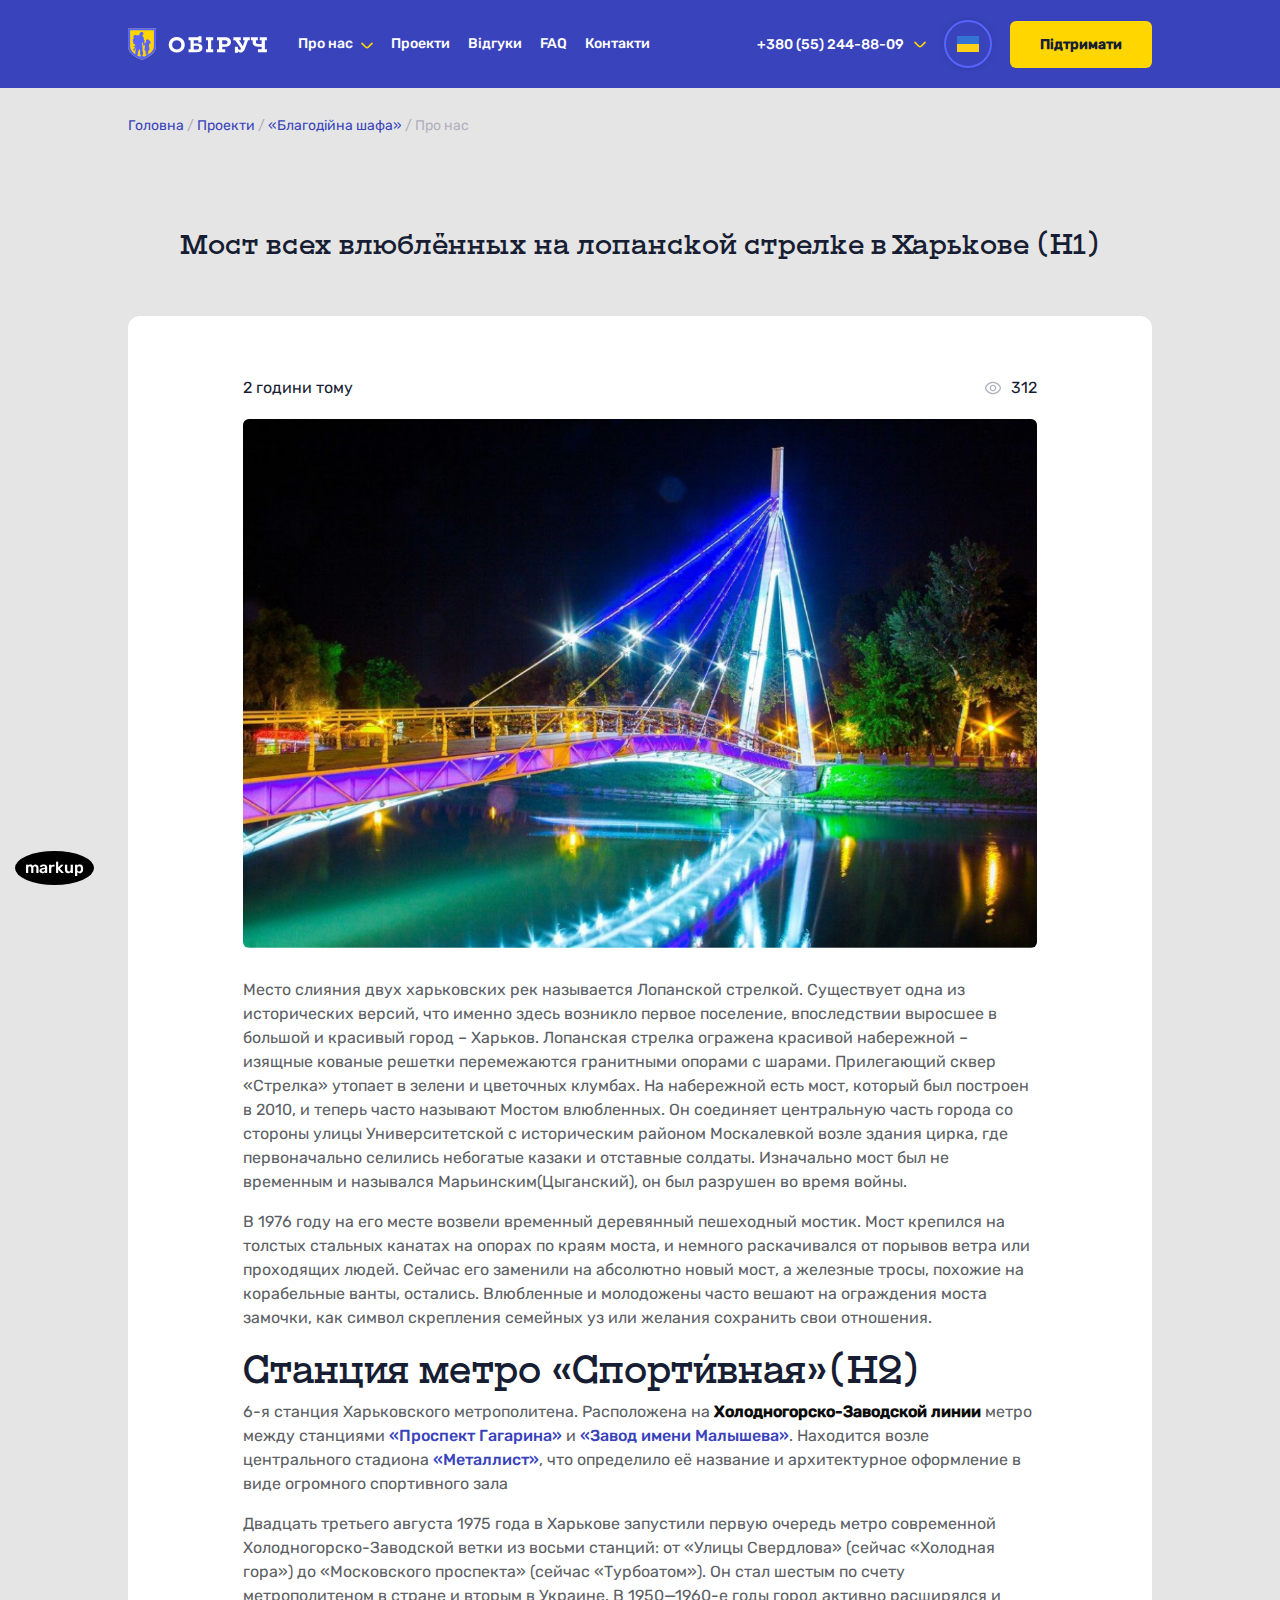
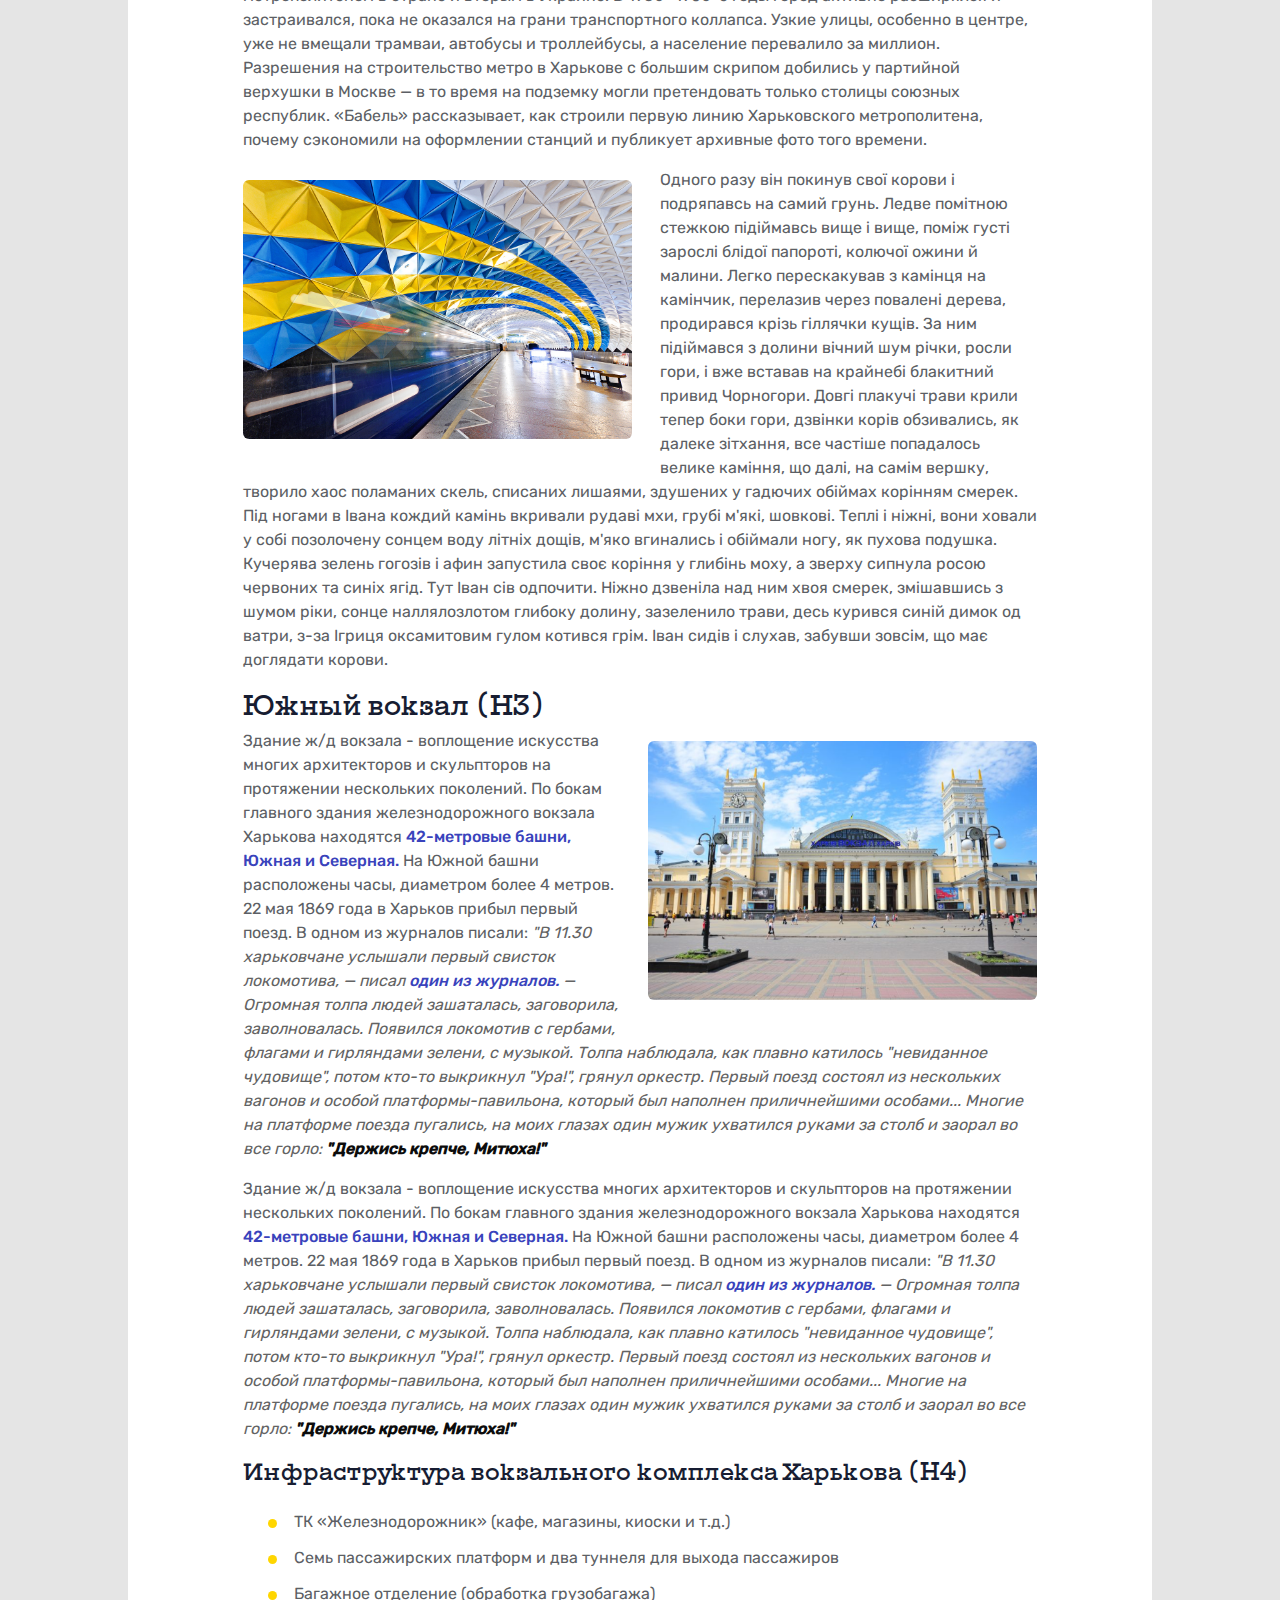
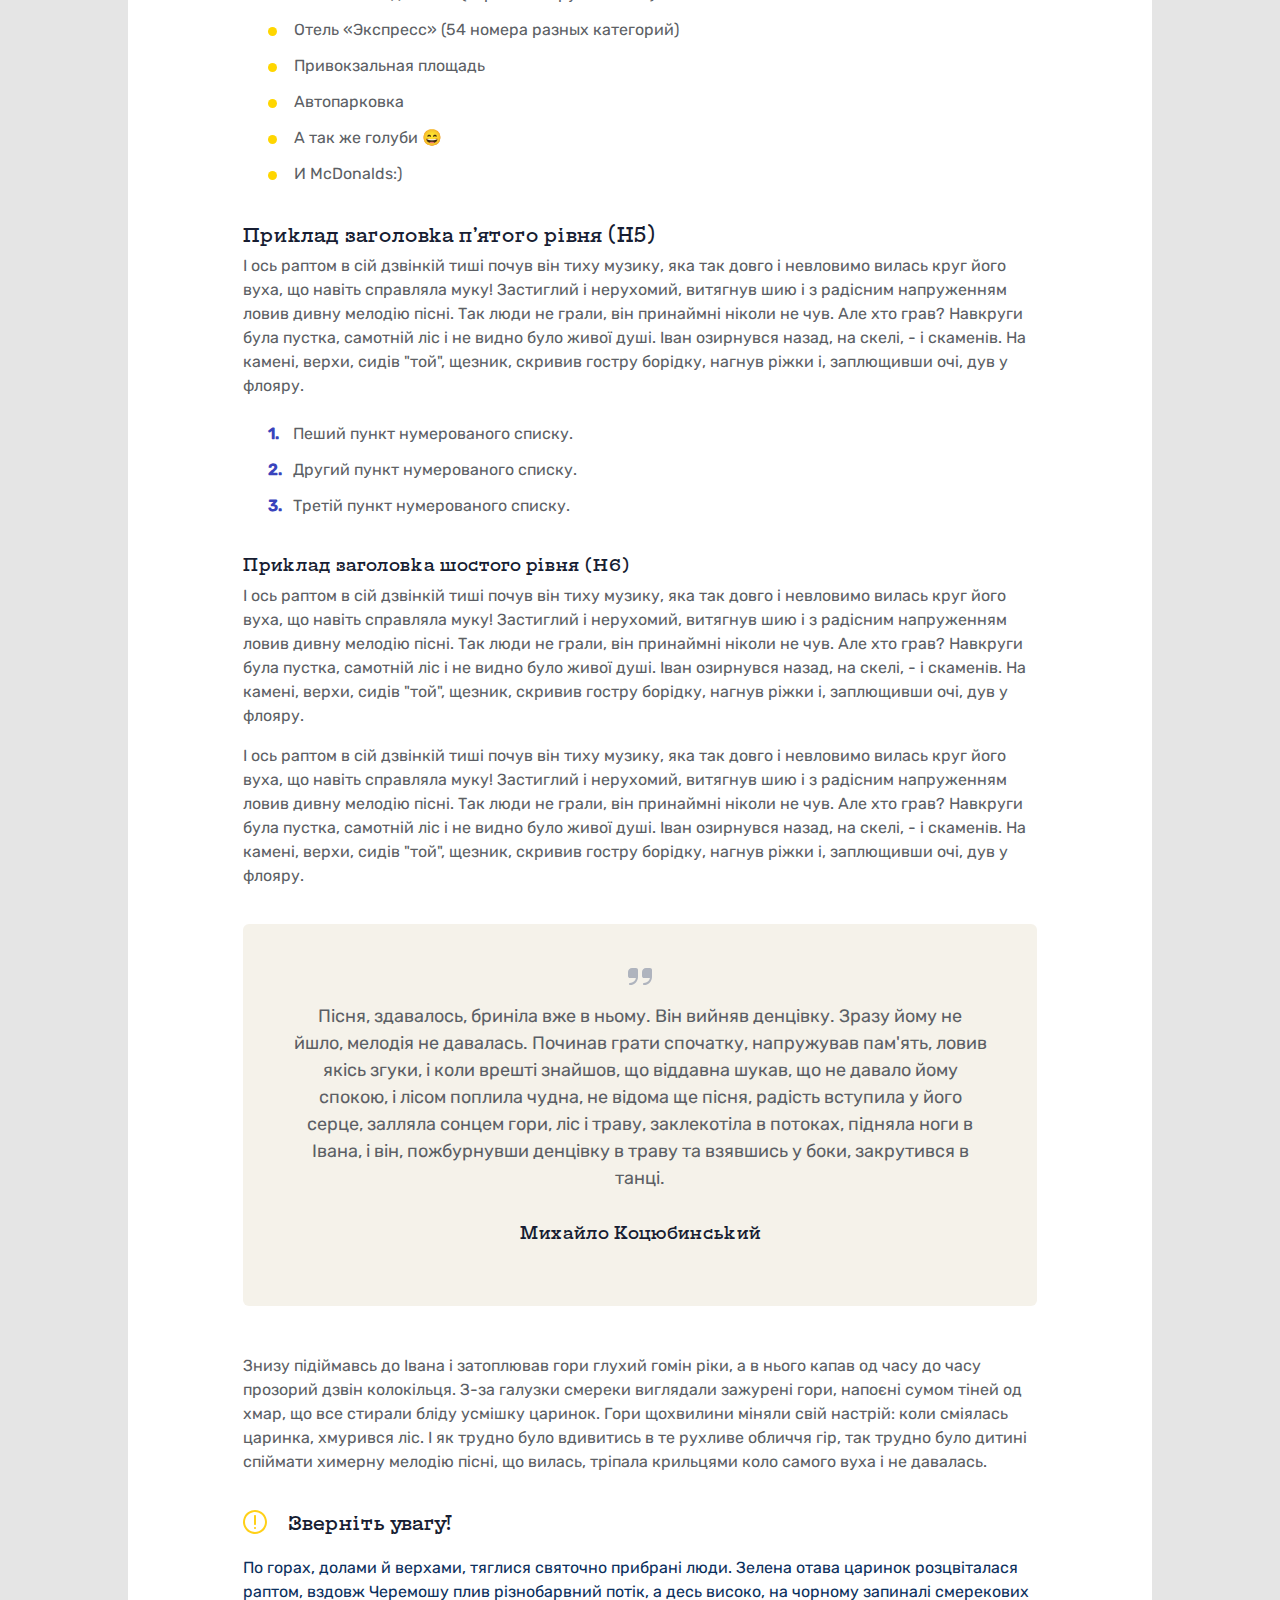
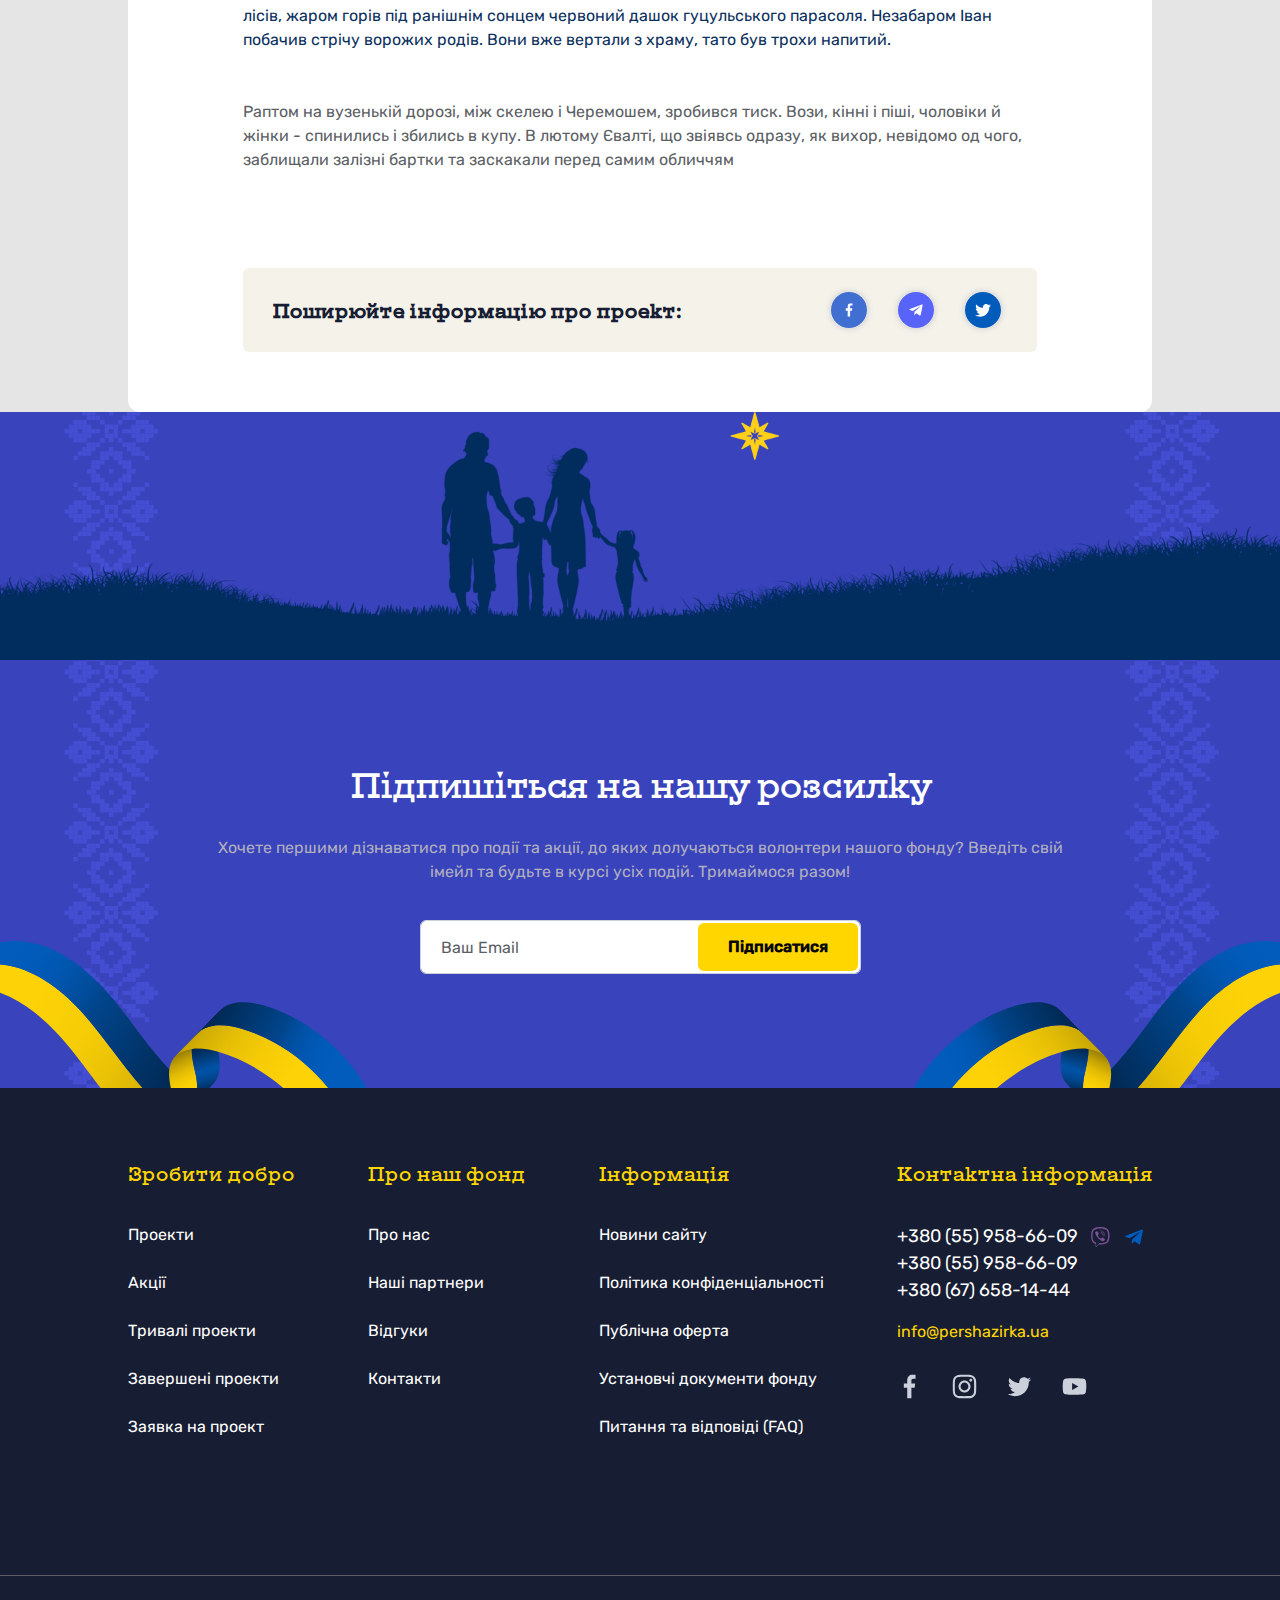
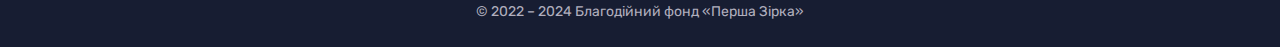
<file: template-page.html>
<!DOCTYPE html>
<html lang="ru">

<head>
    <meta charset="UTF-8">
    <meta name="theme-color" content="#005BBB">
    <meta name="viewport" content="width=device-width,initial-scale=1,user-scalable=no" />
    <title>Благодійний фонд «Обіруч»</title>
    <link rel="shortcut icon" href="assets/img/favicon.png" />
    <link rel="stylesheet" type="text/css" href="assets/css/bootstrap.min.css" />
    <link rel="stylesheet" type="text/css" href="assets/css/slick.css" />
    <link rel="stylesheet" type="text/css" href="assets/css/slick-theme.css" />
    <link rel="stylesheet" type="text/css" href="assets/css/jquery.fancybox.min.css" />
    <link rel="stylesheet" type="text/css" href="assets/css/nice-select.css" />
    <link rel="stylesheet" type="text/css" href="style.css" />

</head>

<body>

    <!-- 
<div class='thetop'></div>
<div class='scrolltop'>
    <div  class='muve-top'></div>
</div>
-->
    <a href="markup.html" class="markup-link">markup</a>

    <header class="header">
        <div class="wrapper">
            <div class="row-custom jcsb aic">
                <div class="header__menu-wrap">
                    <a href="index.html" class="logo"><img src="assets/img/Logo.svg" alt="" /></a>
                    <nav>
                        <ul>
                            <li class="menu-item-has-children">
                                <a href="about-page.html">Про нас</a>
                                <ul class="sub-menu">
                                    <li><a href="about-page.html">Про наш фонд</a></li>
                                    <li><a href="template-page.html">Наші партнери</a></li>
                                    <li><a href="reviews.html">Відгуки</a></li>
                                    <li><a href="faq.html">Питання та відповіді (FAQ)</a></li>
                                    <li><a href="contacts.html">Контакти</a></li>
                                    <li><a href="template-page.html">Публічна оферта</a></li>
                                    <li><a href="template-page.html">Політика конфіденціальності</a></li>
                                    <li><a href="template-page.html">Установчі документи фонду</a></li>
                                </ul>
                            </li>
                            <li><a href="projects-category.html">Проекти</a></li>
                            <li><a href="reviews.html">Відгуки</a></li>
                            <li><a href="faq.html">FAQ</a></li>
                            <li><a href="contacts.html">Контакти</a></li>
                        </ul>
                        <div class="mob-menu-bot">

                            <a href="#" class="btn btn-primary" data-bs-toggle="modal" data-bs-target="#exampleModal">Підтримати</a>
                        </div>
                    </nav>
                </div>
                <div class="header__info-wrap row-custom aic">
                    <div class="header__phone-wrap">
                        <div class="phone-dropdown">
                            <div class="phone-dropdown__top">
                                <a href="tel:+380 (55) 244-88-09">+380 (55) 244-88-09</a>
                                <svg width="12" height="7" viewBox="0 0 12 7" fill="none" xmlns="http://www.w3.org/2000/svg">
                                    <path d="M11.5897 0.841667C11.5123 0.76356 11.4201 0.701565 11.3185 0.659258C11.217 0.616951 11.1081 0.595169 10.9981 0.595169C10.888 0.595169 10.7791 0.616951 10.6776 0.659258C10.576 0.701565 10.4839 0.76356 10.4064 0.841667L6.58972 4.65833C6.51225 4.73643 6.42009 4.79843 6.31854 4.84074C6.21699 4.88304 6.10807 4.90482 5.99806 4.90482C5.88805 4.90482 5.77912 4.88304 5.67758 4.84074C5.57603 4.79843 5.48386 4.73643 5.40639 4.65833L1.58972 0.841667C1.51225 0.76356 1.42009 0.701565 1.31854 0.659258C1.21699 0.616951 1.10807 0.595169 0.998056 0.595169C0.888046 0.595169 0.779125 0.616951 0.677576 0.659258C0.576026 0.701565 0.483859 0.76356 0.40639 0.841667C0.25118 0.997802 0.164063 1.20901 0.164062 1.42917C0.164063 1.64932 0.25118 1.86053 0.40639 2.01666L4.23139 5.84166C4.70014 6.30982 5.33555 6.57279 5.99806 6.57279C6.66056 6.57279 7.29597 6.30982 7.76472 5.84166L11.5897 2.01666C11.7449 1.86053 11.8321 1.64932 11.8321 1.42917C11.8321 1.20901 11.7449 0.997802 11.5897 0.841667Z" fill="#FFD600" />
                                </svg>
                                <div class="btn-icon btn-mob-phone">
                                    <i class="icon-svg icon-phone"></i>
                                </div>
                            </div>
                            <div class="phone-dropdown__menu">
                                <ul>
                                    <li>
                                        <a href="tel:+380 (55) 958-66-09">+380 (55) 958-66-09</a>
                                        <a href="viber://chat?number=%2B380559586609">
										<img src="assets/img/viber.svg" alt="" />
									</a>
                                        <a href="https://telegram.me/voryag905">
										<img src="assets/img/telegram.svg" alt="" />
									</a>
                                    </li>
                                    <li>
                                        <a href="tel:+380 (55) 958-66-09">+380 (55) 958-66-09</a>
                                    </li>
                                    <li>
                                        <a href="tel:+380 (67) 658-14-44">+380 (67) 658-14-44</a>
                                    </li>
                                </ul>
                                <a href="mailto:info@obiruch.ua" class="email">
								info@obiruch.ua
							</a>
                                <a href="#" class="btn btn-primary"  data-bs-toggle="modal" data-bs-target="#formMessage">
								<svg xmlns="http://www.w3.org/2000/svg" width="23" height="22" viewBox="0 0 23 22" fill="none">
									<path fill-rule="evenodd" clip-rule="evenodd" d="M1.64453 11C1.64453 5.5577 6.05639 1.14584 11.4987 1.14584C11.8784 1.14584 12.1862 1.45365 12.1862 1.83334C12.1862 2.21304 11.8784 2.52084 11.4987 2.52084C6.81578 2.52084 3.01953 6.3171 3.01953 11C3.01953 15.6829 6.81578 19.4792 11.4987 19.4792C16.1816 19.4792 19.9779 15.6829 19.9779 11C19.9779 10.6203 20.2857 10.3125 20.6654 10.3125C21.0451 10.3125 21.3529 10.6203 21.3529 11C21.3529 16.4423 16.941 20.8542 11.4987 20.8542C6.05639 20.8542 1.64453 16.4423 1.64453 11ZM15.8717 2.08627C17.1256 0.83237 19.1585 0.83237 20.4124 2.08627C21.6663 3.34016 21.6663 5.37313 20.4124 6.62702L14.3183 12.7211C13.978 13.0615 13.7648 13.2747 13.5269 13.4603C13.2467 13.6789 12.9435 13.8663 12.6227 14.0191C12.3503 14.149 12.0642 14.2443 11.6076 14.3965L8.9451 15.284C8.45354 15.4478 7.9116 15.3199 7.54522 14.9535C7.17883 14.5871 7.0509 14.0452 7.21475 13.5536L8.10224 10.8911C8.25442 10.4345 8.34975 10.1484 8.47956 9.87604C8.63245 9.55523 8.81984 9.25203 9.03841 8.97181C9.22398 8.73389 9.43721 8.52069 9.77761 8.18034L15.8717 2.08627ZM19.4402 3.05854C18.7232 2.34161 17.5609 2.34161 16.844 3.05854L16.4987 3.40377C16.5195 3.49165 16.5486 3.59634 16.5892 3.71312C16.7205 4.09175 16.9691 4.59041 17.4387 5.06C17.9083 5.52959 18.407 5.77819 18.7856 5.90955C18.9024 5.95006 19.0071 5.97918 19.0949 5.99999L19.4402 5.65475C20.1571 4.93783 20.1571 3.77546 19.4402 3.05854ZM18.0117 7.08317C17.5388 6.87977 16.9878 6.55368 16.4664 6.03228C15.945 5.51087 15.6189 4.95993 15.4155 4.48696L10.7814 9.12108C10.3996 9.50288 10.2499 9.6543 10.1226 9.81746C9.96546 10.0189 9.83073 10.2369 9.72081 10.4676C9.63178 10.6544 9.56332 10.856 9.39257 11.3683L8.99666 12.556L9.94272 13.502L11.1304 13.1061C11.6427 12.9354 11.8443 12.8669 12.0311 12.7779C12.2618 12.668 12.4798 12.5332 12.6812 12.3761C12.8444 12.2488 12.9958 12.0991 13.3776 11.7173L18.0117 7.08317Z" fill="#171D32"/>
								</svg>
								<span>Написати повідомлення</span>
							</a>
                            </div>
                        </div>
                    </div>
                    <div class="header__lang-wrap">
                        <div class="lang-dropdown">
                            <div class="lang-dropdown__top btn-icon">
                                <img src="assets/img/Ukraine.svg" alt="" />
						</div>
                                <div class="lang-dropdown__menu">
                                    <ul>
                                        <li>
                                            <a href="#ua">
										<img src="assets/img/Ukraine.svg" alt="" />
										<span>Українська</span>
									</a>
                                        </li>
                                        <li>
                                            <a href="#uk">
										<img src="assets/img/UK.svg" alt="" />
										<span>English</span>
									</a>
                                        </li>
                                        <li>
                                            <a href="#uk">
										<img src="assets/img/UK.svg" alt="" />
										<span>English</span>
									</a>
                                        </li>
                                    </ul>
                                </div>
                            </div>
                        </div>
                        <a href="page-404.html" class="login btn-icon d-none">
					<svg
						width="20"
						height="20"
						viewBox="0 0 20 20"
						fill="none"
						xmlns="http://www.w3.org/2000/svg"
					>
						<g clip-path="url(#clip0_183_5966)">
							<path
								d="M10 9.99995C10.9889 9.99995 11.9556 9.7067 12.7779 9.1573C13.6001 8.60789 14.241 7.827 14.6194 6.91337C14.9978 5.99974 15.0969 4.9944 14.9039 4.0245C14.711 3.05459 14.2348 2.16368 13.5355 1.46441C12.8363 0.765152 11.9454 0.288949 10.9755 0.0960224C10.0055 -0.0969037 9.00021 0.00211302 8.08658 0.380551C7.17295 0.758989 6.39206 1.39985 5.84265 2.2221C5.29324 3.04434 5 4.01104 5 4.99995C5.00132 6.32563 5.52853 7.59663 6.46593 8.53402C7.40332 9.47142 8.67432 9.99863 10 9.99995ZM10 1.66662C10.6593 1.66662 11.3037 1.86211 11.8519 2.22838C12.4001 2.59466 12.8273 3.11525 13.0796 3.72434C13.3319 4.33343 13.3979 5.00365 13.2693 5.65025C13.1407 6.29685 12.8232 6.8908 12.357 7.35697C11.8908 7.82315 11.2969 8.14062 10.6503 8.26923C10.0037 8.39785 9.33348 8.33184 8.72439 8.07955C8.1153 7.82726 7.59471 7.40001 7.22844 6.85185C6.86216 6.30369 6.66667 5.65922 6.66667 4.99995C6.66667 4.11589 7.01786 3.26805 7.64298 2.64293C8.2681 2.01781 9.11595 1.66662 10 1.66662Z"
								fill="#0B305D"
							/>
							<path
								d="M10 11.6672C8.01155 11.6694 6.10518 12.4603 4.69914 13.8663C3.29309 15.2724 2.50221 17.1787 2.5 19.1672C2.5 19.3882 2.5878 19.6002 2.74408 19.7564C2.90036 19.9127 3.11232 20.0005 3.33333 20.0005C3.55435 20.0005 3.76631 19.9127 3.92259 19.7564C4.07887 19.6002 4.16667 19.3882 4.16667 19.1672C4.16667 17.6201 4.78125 16.1363 5.87521 15.0424C6.96917 13.9484 8.4529 13.3338 10 13.3338C11.5471 13.3338 13.0308 13.9484 14.1248 15.0424C15.2188 16.1363 15.8333 17.6201 15.8333 19.1672C15.8333 19.3882 15.9211 19.6002 16.0774 19.7564C16.2337 19.9127 16.4457 20.0005 16.6667 20.0005C16.8877 20.0005 17.0996 19.9127 17.2559 19.7564C17.4122 19.6002 17.5 19.3882 17.5 19.1672C17.4978 17.1787 16.7069 15.2724 15.3009 13.8663C13.8948 12.4603 11.9884 11.6694 10 11.6672Z"
								fill="#0B305D"
							/>
						</g>
						<defs>
							<clipPath id="clip0_183_5966">
								<rect width="20" height="20" fill="white" />
							</clipPath>
						</defs>
					</svg>
				</a>
                        <a href="#" class="btn btn-primary" data-bs-toggle="modal" data-bs-target="#exampleModal">Підтримати</a>
                        <div class="btn-menu">
                            <span></span>
                            <span></span>
                            <span></span>
                        </div>
                    </div>
                </div>
            </div>
    </header>

    <main class="article">
        <div class="wrapper">
            <div class="breadcrumb">
                <span>
      <span>
        <a href="index.html">Головна </a> / <span><a href="projects-category.html">Проекти</a> /
          <span><a href="project-item.html">«Благодійна шафа»</a> / 
            <span class="breadcrumb_last">Про нас</span></span></span></span></span>
            </div>
        </div>

        <h1 class="title-icon">

        <span>Мост всех влюблённых на лопанской стрелке в Харькове (H1)</span>
    </h1>
        <div class="wrapper">
            <div class="post-item">

                <div class="item-project__views">
                    <span>2 години тому</span>
                    <span><i class="icon-svg icon-eye"></i> 312 </span>
                </div>
                <a href="assets/img/project-item-img-4.png" class="fancybox" data-fancybox="gallery" data-caption="Caption #1">
                <img src="assets/img/project-item-img-4.png" class="aligncenter" alt="" />
            </a>
                <p>Место слияния двух харьковских рек называется Лопанской стрелкой. Существует одна из исторических версий, что именно здесь возникло первое поселение, впоследствии выросшее в большой и красивый город – Харьков. Лопанская стрелка огражена красивой набережной – изящные кованые решетки перемежаются гранитными опорами с шарами. Прилегающий сквер «Стрелка» утопает в зелени и цветочных клумбах. На набережной есть мост, который был построен в 2010, и теперь часто называют Мостом влюбленных. Он соединяет центральную часть города со стороны улицы Университетской с историческим районом Москалевкой возле здания цирка, где первоначально селились небогатые казаки и отставные солдаты. Изначально мост был не временным и назывался Марьинским(Цыганский), он был разрушен во время войны. </p>
                <p>В 1976 году на его месте возвели временный деревянный пешеходный мостик. Мост крепился на толстых стальных канатах на опорах по краям моста, и немного раскачивался от порывов ветра или проходящих людей. Сейчас его заменили на абсолютно новый мост, а железные тросы, похожие на корабельные ванты, остались. Влюбленные и молодожены часто вешают на ограждения моста замочки, как символ скрепления семейных уз или желания сохранить свои отношения.</p>

                <h2>Станция метро «Спорти́вная»(H2) </h2>
                <p>6-я станция Харьковского метрополитена. Расположена на <b>Холодногорско-Заводской линии</b> метро между станциями <a href="#">«Проспект Гагарина»</a> и <a href="#">«Завод имени Малышева»</a>. Находится возле центрального стадиона <a href="#">«Металлист»</a>, что определило её название и архитектурное оформление в виде огромного спортивного зала</p>
                <p>Двадцать третьего августа 1975 года в Харькове запустили первую очередь метро современной Холодногорско-Заводской ветки из восьми станций: от «Улицы Свердлова» (сейчас «Холодная гора») до «Московского проспекта» (сейчас «Турбоатом»). Он стал шестым по счету метрополитеном в стране и вторым в Украине. В 1950—1960-е годы город активно расширялся и застраивался, пока не оказался на грани транспортного коллапса. Узкие улицы, особенно в центре, уже не вмещали трамваи, автобусы и троллейбусы, а население перевалило за миллион. Разрешения на строительство метро в Харькове с большим скрипом добились у партийной верхушки в Москве — в то время на подземку могли претендовать только столицы союзных республик. «Бабель» рассказывает, как строили первую линию Харьковского метрополитена, почему сэкономили на оформлении станций и публикует архивные фото того времени.</p>


                <a href="assets/img/project-item-img-2.png" class="fancybox" data-fancybox="gallery" data-caption="Caption #1">
                <img src="assets/img/project-item-img-2.png"  class="alignleft"  alt="">
            </a>
                <p>Одного разу він покинув свої корови і подряпавсь на самий грунь. Ледве помітною стежкою підіймавсь вище і вище, поміж густі зарослі блідої папороті, колючої ожини й малини. Легко перескакував з камінця на камінчик, перелазив через повалені дерева, продирався крізь гіллячки кущів. За ним підіймався з долини вічний шум річки, росли гори, і вже вставав на крайнебі блакитний привид Чорногори. Довгі плакучі трави крили тепер боки гори, дзвінки корів обзивались, як далеке зітхання, все частіше попадалось велике каміння, що далі, на самім вершку, творило хаос поламаних скель, списаних лишаями, здушених у гадючих обіймах корінням смерек. Під ногами в Івана кождий камінь вкривали рудаві мхи, грубі м'які, шовкові. Теплі і ніжні, вони ховали у собі позолочену сонцем воду літніх дощів, м'яко вгинались і обіймали ногу, як пухова подушка. Кучерява зелень гогозів і афин запустила своє коріння у глибінь моху, а зверху сипнула росою червоних та синіх ягід. Тут Іван сів одпочити. Ніжно дзвеніла над ним хвоя смерек, змішавшись з шумом ріки, сонце наллялозлотом глибоку долину, зазеленило трави, десь курився синій димок од ватри, з-за Ігриця оксамитовим гулом котився грім. Іван сидів і слухав, забувши зовсім, що має доглядати корови.</p>

                <h3>Южный вокзал (H3)</h3>

                <a href="assets/img/project-item-img-3.png" class="fancybox" data-fancybox="gallery" data-caption="Caption #1">
                <img src="assets/img/project-item-img-3.png"  class="alignright"  alt="">
            </a>
                <p> Здание ж/д вокзала - воплощение искусства многих архитекторов и скульпторов на протяжении нескольких поколений. По бокам главного здания железнодорожного вокзала Харькова находятся <a href="#"> 42-метровые башни, Южная и Северная.</a> На Южной башни расположены часы, диаметром более 4 метров. 22 мая 1869 года в Харьков прибыл первый поезд. В одном из журналов писали: <i>"В 11.30 харьковчане услышали первый свисток локомотива, — писал <a href="#">один из журналов.</a> — Огромная толпа людей зашаталась, заговорила, заволновалась. Появился локомотив с гербами, флагами и гирляндами зелени, с музыкой. Толпа наблюдала, как плавно катилось "невиданное чудовище", потом кто-то выкрикнул "Ура!", грянул оркестр. Первый поезд состоял из нескольких вагонов и особой платформы-павильона, который был наполнен приличнейшими особами... Многие на платформе поезда пугались, на моих глазах один мужик ухватился руками за столб и заорал во все горло: <b>"Держись крепче, Митюха!"</b></i></p>
                <p> Здание ж/д вокзала - воплощение искусства многих архитекторов и скульпторов на протяжении нескольких поколений. По бокам главного здания железнодорожного вокзала Харькова находятся <a href="#"> 42-метровые башни, Южная и Северная.</a> На Южной башни расположены часы, диаметром более 4 метров. 22 мая 1869 года в Харьков прибыл первый поезд. В одном из журналов писали: <i>"В 11.30 харьковчане услышали первый свисток локомотива, — писал <a href="#">один из журналов.</a> — Огромная толпа людей зашаталась, заговорила, заволновалась. Появился локомотив с гербами, флагами и гирляндами зелени, с музыкой. Толпа наблюдала, как плавно катилось "невиданное чудовище", потом кто-то выкрикнул "Ура!", грянул оркестр. Первый поезд состоял из нескольких вагонов и особой платформы-павильона, который был наполнен приличнейшими особами... Многие на платформе поезда пугались, на моих глазах один мужик ухватился руками за столб и заорал во все горло: <b>"Держись крепче, Митюха!"</b></i></p>

                <h4>Инфраструктура вокзального комплекса Харькова (H4)</h4>

                <ul>
                    <li>ТК «Железнодорожник» (кафе, магазины, киоски и т.д.)</li>
                    <li>Семь пассажирских платформ и два туннеля для выхода пассажиров</li>
                    <li>Багажное отделение (обработка грузобагажа)</li>
                    <li>Отель «Экспресс» (54 номера разных категорий)</li>
                    <li>Привокзальная площадь</li>
                    <li>Автопарковка</li>
                    <li>А так же голуби 😄</li>
                    <li>И McDonalds:)</li>
                </ul>
                <h5>Приклад заголовка п’ятого рівня (H5)</h5>
                <p>І ось раптом в сій дзвінкій тиші почув він тиху музику, яка так довго і невловимо вилась круг його вуха, що навіть справляла муку! Застиглий і нерухомий, витягнув шию і з радісним напруженням ловив дивну мелодію пісні. Так люди не грали, він принаймні ніколи не чув. Але хто грав? Навкруги була пустка, самотній ліс і не видно було живої душі. Іван озирнувся назад, на скелі, - і скаменів. На камені, верхи, сидів "той", щезник, скривив гостру борідку, нагнув ріжки і, заплющивши очі, дув у флояру. </p>

                <ol>
                    <li>Пеший пункт нумерованого списку.</li>
                    <li>Другий пункт нумерованого списку.</li>
                    <li>Третій пункт нумерованого списку.</li>
                </ol>
                <h6>Приклад заголовка шостого рівня (H6)</h6>
                <p>І ось раптом в сій дзвінкій тиші почув він тиху музику, яка так довго і невловимо вилась круг його вуха, що навіть справляла муку! Застиглий і нерухомий, витягнув шию і з радісним напруженням ловив дивну мелодію пісні. Так люди не грали, він принаймні ніколи не чув. Але хто грав? Навкруги була пустка, самотній ліс і не видно було живої душі. Іван озирнувся назад, на скелі, - і скаменів. На камені, верхи, сидів "той", щезник, скривив гостру борідку, нагнув ріжки і, заплющивши очі, дув у флояру. </p>
                <p>І ось раптом в сій дзвінкій тиші почув він тиху музику, яка так довго і невловимо вилась круг його вуха, що навіть справляла муку! Застиглий і нерухомий, витягнув шию і з радісним напруженням ловив дивну мелодію пісні. Так люди не грали, він принаймні ніколи не чув. Але хто грав? Навкруги була пустка, самотній ліс і не видно було живої душі. Іван озирнувся назад, на скелі, - і скаменів. На камені, верхи, сидів "той", щезник, скривив гостру борідку, нагнув ріжки і, заплющивши очі, дув у флояру. </p>
                <blockquote>
                    <p>Пісня, здавалось, бриніла вже в ньому. Він вийняв денцівку. Зразу йому не йшло, мелодія не давалась. Починав грати спочатку, напружував пам'ять, ловив якісь згуки, і коли врешті знайшов, що віддавна шукав, що не давало йому спокою, і лісом поплила чудна, не відома ще пісня, радість вступила у його серце, залляла сонцем гори, ліс і траву, заклекотіла в потоках, підняла ноги в Івана, і він, пожбурнувши денцівку в траву та взявшись у боки, закрутився в танці. </p>

                    <h6>Михайло Коцюбинський</h6>
                </blockquote>
                <p>Знизу підіймавсь до Івана і затоплював гори глухий гомін ріки, а в нього капав од часу до часу прозорий дзвін колокільця. З-за галузки смереки виглядали зажурені гори, напоєні сумом тіней од хмар, що все стирали бліду усмішку царинок. Гори щохвилини міняли свій настрій: коли сміялась царинка, хмурився ліс. І як трудно було вдивитись в те рухливе обличчя гір, так трудно було дитині спіймати химерну мелодію пісні, що вилась, тріпала крильцями коло самого вуха і не давалась.</p>
                <div class="attention">
                    <h5>Зверніть увагу!</h5>
                    <p>По горах, долами й верхами, тяглися святочно прибрані люди. Зелена отава царинок розцвіталася раптом, вздовж Черемошу плив різнобарвний потік, а десь високо, на чорному запиналі смерекових лісів, жаром горів під ранішнім сонцем червоний дашок гуцульського парасоля. Незабаром Іван побачив стрічу ворожих родів. Вони вже вертали з храму, тато був трохи напитий. </p>
                </div>
                <p>Раптом на вузенькій дорозі, між скелею і Черемошем, зробився тиск. Вози, кінні і піші, чоловіки й жінки - спинились і збились в купу. В лютому Євалті, що звіявсь одразу, як вихор, невідомо од чого, заблищали залізні бартки та заскакали перед самим обличчям</p>
                <div class="repost">
                    <div class="repost-title">Поширюйте інформацію про проект:</div>
                    <nav class="nav-socials">
                        <a href="#"><img src="assets/img/icon-facebook.svg" class="img-fluid" alt="facebook"></a>
                        <a href="#"><img src="assets/img/icon-telegram.svg" class="img-fluid" alt="telegram"></a>
                        <a href="#"><img src="assets/img/icon-twiter.svg" class="img-fluid" alt="twiter"></a>
                    </nav>
                </div>
            </div>

        </div>




        <section class="subscribe">
            <img src="./assets/img/sub-bg.png" alt="" />
            <div class="subscribe__content">
                <div class="wrapper">
                    <div class="title-icon">Підпишіться на нашу розсилку</div>
                    <p class="title-descr">
                        Хочете першими дізнаватися про події та акції, до яких долучаються
                        волонтери нашого фонду? Введіть свій імейл та будьте в курсі усіх
                        подій. Тримаймося разом!
                    </p>
                    <div class="form-subscribe">
                        <form action="">
                            <input type="email" placeholder="Ваш Email" />
                            <button class="btn btn-primary">Підписатися</button>
                        </form>
                    </div>
                </div>
            </div>
        </section>
    </main>

    <footer class="footer">
        <div class="wrapper">
            <div class="row-custom jcsb">
                <div class="footer__col">
                    <div class="footer__title">Зробити добро</div>
                    <div class="footer__menu">
                        <ul>
                            <li><a href="projects-category.html">Проекти</a></li>
                            <li><a href="actions.html">Акції</a></li>
                            <li><a href="projects-category.html">Тривалі проекти</a></li>
                            <li><a href="projects-category.html">Завершені проекти</a></li>
                            <li><a href="#" data-bs-toggle="modal" data-bs-target="#formRequest">Заявка на проект</a></li>
                        </ul>
                    </div>

                </div>
                <div class="footer__col">
                    <div class="footer__title">Про наш фонд</div>
                    <div class="footer__menu">
                        <ul>
                            <li><a href="about-page.html">Про нас</a></li>
                            <li><a href="template-page.html">Наші партнери</a></li>
                            <li><a href="reviews.html">Відгуки</a></li>
                            <li><a href="contacts.html">Контакти</a></li>
                        </ul>
                    </div>

                </div>
                <div class="footer__col">
                    <div class="footer__title">Інформація</div>
                    <div class="footer__menu">
                        <ul>
                            <li><a href="news.html">Новини сайту</a></li>
                            <li><a href="template-page.html">Політика конфіденціальності</a></li>
                            <li><a href="template-page.html">Публічна оферта</a></li>
                            <li><a href="template-page.html">Установчі документи фонду</a></li>
                            <li><a href="faq.html">Питання та відповіді (FAQ)</a></li>
                        </ul>
                    </div>

                </div>
                <div class="footer__col">
                    <div class="footer__title">Контактна інформація</div>
                    <div class="footer__info">
                        <ul class="footer__phones">
                            <li>
                                <a href="tel:+380 (55) 958-66-09">+380 (55) 958-66-09</a>
                                <a href="viber://chat?number=%2B380559586609">
								<img src="assets/img/viber.svg" alt="" />
							</a>
                                <a href="https://telegram.me/voryag905">
								<img src="assets/img/telegram.svg" alt="" />
							</a>
                            </li>
                            <li>
                                <a href="tel:+380 (55) 958-66-09">+380 (55) 958-66-09</a>
                            </li>
                            <li>
                                <a href="tel:+380 (67) 658-14-44">+380 (67) 658-14-44</a>
                            </li>
                        </ul>
                        <a href="mailto:info@pershazirka.ua" class="email">
						info@pershazirka.ua
					</a>
                        <ul class="soc-icons">
                            <li><a href="#"><i class="icon-svg icon-facebook"></i></a></li>
                            <li><a href="#"><i class="icon-svg icon-insta"></i></a></li>
                            <li><a href="#"><i class="icon-svg icon-twitter"></i></a></li>
                            <li><a href="#"><i class="icon-svg icon-youtube"></i></a></li>
                        </ul>
                    </div>

                </div>
            </div>
        </div>
        <div class="footer__copy">© 2022 – 2024 Благодійний фонд «Перша Зірка»</div>
    </footer>
    <!-- Modal -->
    <div class="modal fade" id="exampleModal" tabindex="-1" aria-labelledby="exampleModalLabel" aria-hidden="true">
        <div class="modal-dialog">
            <div class="modal-content">

                <div class="modal-body">
                    <button type="button" class="btn-close" data-bs-dismiss="modal" aria-label="Close"></button>
                    <div class="form-tab">
                        <div class="form-tab__tabs">

                            <div class="btn-tab btn-tab--active">Я хочу допомогти</div>
                        </div>
                        <p class="form-tab__descr"><span>*</span> усі поля обов’язкові</p>
                        <form action="">
                            <div class="input-wrap">
                                <input type="text" placeholder="Як до вас звертатися?" />
                                <div class="icon-wrap">
                                    <i class="icon-svg icon-user-inp"> </i>
                                    <div class="note">
                                        Ваші ім’я та прізвище. Більше даних ви можете ввести у
                                        приватному кабінеті. Для авторизації натисніть на іконку “Вхід у
                                        шапці сайту”
                                    </div>
                                </div>
                            </div>
                            <div class="input-wrap">
                                <input type="tel" placeholder="Ваш номер телефону" />
                                <div class="icon-wrap">
                                    <i class="icon-svg icon-phone-inp"> </i>
                                    <div class="note">
                                        Ваші ім’я та прізвище. Більше даних ви можете ввести у
                                        приватному кабінеті. Для авторизації натисніть на іконку “Вхід у
                                        шапці сайту”
                                    </div>
                                </div>
                            </div>
                            <select class="select">
                                <option data-display="Де ви плануєте провести подію?" disabled>
                                    Де ви плануєте провести подію?
                                </option>
                                <option value="1">Подія 1</option>
                                <option value="2">Подія 2</option>
                                <option value="3">Подія 3</option>
                                <option value="4">Подія 4</option>
                            </select>
                            <select class="select">
                                <option data-display="Яку допомогу ви плануєте?" disabled>
                                    Яку допомогу ви плануєте?
                                </option>
                                <option value="Хворим дітям">Хворим дітям</option>
                                <option value="Збройним силам України">
                                    Збройним силам України
                                </option>
                                <option value="Вимушеним переселенцям">
                                    Вимушеним переселенцям
                                </option>
                                <option value="Літнім людям">Літнім людям</option>
                                <option value="Інше">Вуличним тваринам</option>
                            </select>
                            <textarea placeholder="Опишіть свій проект"></textarea>
                            <input type="hidden" value="Я хочу допомогти" />
                            <button class="btn btn-primary">
                                <i class="icon-svg icon-plus"></i>
                                <span>Зробити внесок</span>
                            </button>
                        </form>
                    </div>
                </div>

            </div>
        </div>
    </div>


    <!-- Modal -->
    <div class="modal fade" id="leaveFeedback" tabindex="-1" aria-labelledby="leaveFeedbackLabel" aria-hidden="true">
        <div class="modal-dialog">
            <div class="modal-content">

                <div class="modal-body">
                    <button type="button" class="btn-close" data-bs-dismiss="modal" aria-label="Close"></button>
                    <div class="form-tab">
                        <div class="form-tab__tabs">

                            <div class="btn-tab btn-tab--active">Я хочу залишити відгук</div>
                        </div>
                        <p class="form-tab__descr"><span>*</span> усі поля обов’язкові</p>
                        <form action="">
                            <div class="input-wrap">
                                <input type="text" placeholder="Як до вас звертатися?" />
                                <div class="icon-wrap">
                                    <i class="icon-svg icon-user-inp"> </i>
                                    <div class="note">
                                        Ваші ім’я та прізвище.
                                    </div>
                                </div>
                            </div>
                            <div class="input-wrap">
                                <input type="tel" placeholder="Ваш номер телефону" />
                                <div class="icon-wrap">
                                    <i class="icon-svg icon-phone-inp"> </i>
                                    <div class="note">
                                        Введіть свій номер телефону
                                    </div>
                                </div>
                            </div>

                            <textarea placeholder="Опишіть свій проект"></textarea>
                            <input type="hidden" value="Я хочу допомогти" />
                            <button class="btn btn-primary">
                                <i class="icon-svg icon-plus"></i>
                                <span>Залишити відгук</span>
                            </button>
                        </form>
                    </div>
                </div>
            </div>
        </div>
    </div>

    <!-- Modal -->
    <div class="modal fade" id="formRequest" tabindex="-1" aria-labelledby="formRequestLabel" aria-hidden="true">
        <div class="modal-dialog">
            <div class="modal-content">

                <div class="modal-body">
                    <button type="button" class="btn-close" data-bs-dismiss="modal" aria-label="Close"></button>
                    <div class="form-tab">
                        <div class="form-tab__tabs">

                            <div class="btn-tab btn-tab--active">я хочу запропонувати заявку на проект</div>
                        </div>
                        <p class="form-tab__descr"><span>*</span> усі поля обов’язкові</p>
                        <form action="">
                            <div class="input-wrap">
                                <input type="text" placeholder="Як до вас звертатися?" />
                                <div class="icon-wrap">
                                    <i class="icon-svg icon-user-inp"> </i>
                                    <div class="note">
                                        Ваші ім’я та прізвище.
                                    </div>
                                </div>
                            </div>
                            <div class="input-wrap">
                                <input type="tel" placeholder="Ваш номер телефону" />
                                <div class="icon-wrap">
                                    <i class="icon-svg icon-phone-inp"> </i>
                                    <div class="note">
                                        Введіть свій номер телефону
                                    </div>
                                </div>
                            </div>

                            <textarea placeholder="Опишіть свій проект"></textarea>
                            <input type="hidden" value="Зробити заявку на проект" />
                            <button class="btn btn-primary">
                                <i class="icon-svg icon-plus"></i>
                                <span>Зробити заявку</span>
                            </button>
                        </form>
                    </div>
                </div>
            </div>
        </div>
    </div>



    <!-- Modal -->
    <div class="modal fade" id="formMessage" tabindex="-1" aria-labelledby="formMessageLabel" aria-hidden="true">
        <div class="modal-dialog">
            <div class="modal-content">

                <div class="modal-body">
                    <button type="button" class="btn-close" data-bs-dismiss="modal" aria-label="Close"></button>
                    <div class="form-tab">
                        <div class="form-tab__tabs">

                            <div class="btn-tab btn-tab--active">я хочу написати повідомлення</div>
                        </div>
                        <p class="form-tab__descr"><span>*</span> усі поля обов’язкові</p>
                        <form action="">
                            <div class="input-wrap">
                                <input type="text" placeholder="Як до вас звертатися?" />
                                <div class="icon-wrap">
                                    <i class="icon-svg icon-user-inp"> </i>
                                    <div class="note">
                                        Ваші ім’я та прізвище.
                                    </div>
                                </div>
                            </div>
                            <div class="input-wrap">
                                <input type="tel" placeholder="Ваш номер телефону" />
                                <div class="icon-wrap">
                                    <i class="icon-svg icon-phone-inp"> </i>
                                    <div class="note">
                                        Введіть свій номер телефону
                                    </div>
                                </div>
                            </div>

                            <textarea placeholder="Опишіть свій проект"></textarea>
                            <input type="hidden" value="Відправити повідомлення" />
                            <button class="btn btn-primary">
                                <i class="icon-svg icon-plus"></i>
                                <span>Відправити повідомлення</span>
                            </button>
                        </form>
                    </div>
                </div>
            </div>
        </div>
    </div>

    <script src="assets/js/library.min.js"></script>
    <script src="assets/js/custom.js"></script>
</body>

</html>
</file>
<file: assets/css/nice-select.css>
.nice-select {
    -webkit-tap-highlight-color: transparent;
    /* background-color: #fff; */
    border-radius: 5px;
    /* border: solid 1px #e8e8e8; */
    box-sizing: border-box;
    clear: both;
    cursor: pointer;
    display: block;
    float: left;
    font-family: inherit;
    font-size: 14px;
    font-weight: bold;
    height: 46px;
    line-height: 40px;
    outline: none;
    padding-left: 18px;
    padding-right: 30px;
    position: relative;
    text-align: left !important;
    -webkit-transition: all 0.2s ease-in-out;
    transition: all 0.2s ease-in-out;
    -webkit-user-select: none;
    -moz-user-select: none;
    -ms-user-select: none;
    user-select: none;
    white-space: nowrap;
    width: auto;
}

.nice-select:hover {
}

.nice-select:active,
.nice-select.open,
.nice-select:focus {
}

.nice-select::after {
    content: '';
    font-family: 'FontAwesome';
    display: block;
    height: 5px;
    margin-top: -4px;
    pointer-events: none;
    position: absolute;
    right: 12px;
    top: 5px;
    background: url('./assets/img/icon_arrow.svg') center no-repeat;
}

.nice-select.open:after {}

.nice-select.open .list {
    opacity: 1;
    pointer-events: auto;
    -webkit-transform: scale(1) translateY(0);
    -ms-transform: scale(1) translateY(0);
    transform: scale(1) translateY(0);
}

.nice-select.disabled {
    pointer-events: none;
}

.nice-select.disabled:after {
}

.nice-select.wide {
    width: 100%;
}

.nice-select.wide .list {
    left: 0 !important;
    right: 0 !important;
}

.nice-select.right {
    float: right;
}

.nice-select.right .list {
    left: auto;
    right: 0;
}

.nice-select.small {
    font-size: 12px;
    height: 36px;
    line-height: 34px;
}

.nice-select.small:after {
    height: 4px;
    width: 4px;
}

.nice-select.small .option {
    line-height: 34px;
    min-height: 34px;
}

.nice-select .list {
    border-radius: 5px;
    box-shadow: 0 0 0 1px rgba(68, 68, 68, 0.11);
    box-sizing: border-box;
    margin-top: 4px;
    opacity: 0;
    overflow: hidden;
    padding: 0;
    pointer-events: none;
    position: absolute;
    top: 100%;
    left: 0;
    -webkit-transform-origin: 50% 0;
    -ms-transform-origin: 50% 0;
    transform-origin: 50% 0;
    -webkit-transform: scale(0.75) translateY(-21px);
    -ms-transform: scale(0.75) translateY(-21px);
    transform: scale(0.75) translateY(-21px);
    -webkit-transition: all 0.2s cubic-bezier(0.5, 0, 0, 1.25), opacity 0.15s ease-out;
    transition: all 0.2s cubic-bezier(0.5, 0, 0, 1.25), opacity 0.15s ease-out;
    z-index: 1;
}

.nice-select .list:hover .option:not(:hover) {
    background-color: transparent !important;
}

.nice-select .option {
    cursor: pointer;
    font-weight: 400;
    line-height: 35px;
    list-style: none;
    min-height: 35px;
    outline: none;
    padding-left: 18px;
    padding-right: 29px;
    text-align: left;
    -webkit-transition: all 0.2s;
    transition: all 0.2s;
}




.nice-select .option.disabled {
    background-color: transparent;
    color: #171D32;
    font-weight: 500;
    cursor: default;
}

.no-csspointerevents .nice-select .list {
    display: none;
}

.no-csspointerevents .nice-select.open .list {
    display: block;
}
</file>
<file: style.css>
@charset "UTF-8";
/*
Theme Name: CustomTheme
Theme URI: https://wordpress.org/themes/CustomTheme/
Author: the KofeLatte team
Author URI: http://KofeLatte.com.ua/
Description: CustomTheme brings your site to life with immersive featured images and subtle animations. Our default theme works great in many languages, for any abilities, and on any device.
Version: 1.0
License: GNU General Public License v2 or later
License URI: http://www.gnu.org/licenses/gpl-2.0.html
Text Domain: CustomTheme
Tags: custom-colors, custom-header, custom-menu, custom-logo, editor-style, featured-images, footer-widgets, post-formats
This theme, like WordPress, is licensed under the GPL.
Use it to make something cool, have fun, and share what you've learned with others.
*/
/*grey*/
/*   <Breadcrumbs/>   */
/*   <Muve-top/>   */
.input-wrap .note::after {
  z-index: -1; }

.header .sub-menu {
  z-index: 1; }

.input-wrap .note {
  z-index: 1; }

.close {
  z-index: 1; }

.item-project__img::before {
  z-index: 1; }

.home-top > * {
  z-index: 1; }

.markup-link {
  z-index: 2; }

.slider-def .slick-prev,
.slider-def .slick-next {
  z-index: 3; }

.scrolltop {
  z-index: 4; }

.header {
  z-index: 5; }

/* === BEGIN FONTS === */
@font-face {
  font-family: 'KyivTypeSerif';
  src: url("./assets/fonts/KyivTypeSerif-VarGX.ttf") format("opentype");
  font-weight: 500;
  font-style: normal;
  font-display: swap; }

@font-face {
  font-family: 'Rubik';
  src: url("./assets/fonts/Rubik-Regular.ttf") format("opentype");
  font-weight: normal;
  font-style: normal;
  font-display: swap; }

@font-face {
  font-family: 'Rubik';
  src: url("./assets/fonts/Rubik-Medium.ttf") format("opentype");
  font-weight: 500;
  font-style: normal;
  font-display: swap; }

/* === END FONTS === */
.modal-open .modal {
  padding-right: 0 !important; }

.modal-dialog {
  display: flex;
  align-items: center;
  max-width: 660px;
  min-height: calc(100% - (5rem * 2)); }

.modal-header {
  border: none;
  padding-bottom: 0; }

.modal-body .nice_Select {
  height: 48px;
  background-color: #ffffff;
  border: 1px solid #e1e1e1;
  border-radius: 4px;
  width: 100%;
  background: url("assets/img/select_close.png") calc(100% - 15px) center no-repeat !important; }
  .modal-body .nice_Select.open {
    background: url("assets/img/select_open.png") calc(100% - 15px) center no-repeat #f9f9f9 !important; }
  .modal-body .nice_Select .list {
    width: 100%;
    background: #f9f9f9; }
    .modal-body .nice_Select .list li.option {
      height: 42px; }
      .modal-body .nice_Select .list li.option:before {
        display: none; }
      .modal-body .nice_Select .list li.option:hover {
        background-color: #188de7;
        color: #fff; }

.modal-body .btn-close {
  position: absolute;
  top: 25px;
  right: 15px;
  z-index: 1; }

.modal-content {
  border: none;
  padding: 0;
  border-radius: 15px; }
  .modal-content p {
    margin-top: 10px; }

textarea {
  width: 100%;
  min-height: 170px; }

input[type="file"] {
  display: none; }
  input[type="file"] + label {
    margin-left: 15px;
    cursor: pointer;
    margin: 5px 0 25px 15px; }
    input[type="file"] + label img {
      margin-right: 10px; }

.close {
  position: absolute;
  right: 20px;
  top: 20px;
  outline: none !important; }

.form-control,
input[type]:not(.btn),
textarea,
select {
  background-color: #fff;
  background-clip: padding-box;
  padding: 11px 12px 11px 20px;
  transition: border-color 0.15s ease-in-out, box-shadow 0.15s ease-in-out;
  font-size: 16px;
  line-height: 24px;
  width: 100%;
  color: #0b305d;
  height: 54px;
  border: 1px solid #CBD0DA;
  border-radius: 6px; }
  .form-control:focus,
  input[type]:not(.btn):focus,
  textarea:focus,
  select:focus {
    border: 1px solid #FFD600;
    box-shadow: none;
    outline: none; }

::-webkit-input-placeholder {
  color: #5C5F65 !important; }

::-moz-placeholder {
  color: #5C5F65 !important; }

:-ms-input-placeholder {
  color: #5C5F65 !important; }

input[type="tel"]::placeholder {
  font-size: 16px;
  line-height: 24px;
  font-weight: 400;
  color: #5C5F65 !important; }

#ajaxModal input.btn.btn-secondary,
#support input.btn.btn-secondary {
  margin-left: auto;
  display: flex; }

.form-subscribe .modal-header,
.form-callback .modal-header {
  border: none;
  padding-bottom: 0;
  padding: 0;
  height: 0; }

.form-subscribe .modal-content,
.form-callback .modal-content {
  margin: 15px;
  padding: 0; }

.form-subscribe .modal-body,
.form-callback .modal-body {
  padding: 0; }

.form-subscribe div.col-md-6 p.col-md-12:first-child,
.form-callback div.col-md-6 p.col-md-12:first-child {
  margin-top: 80px; }

.form-callback div.col-md-6 > .img-fluid {
  height: 100%; }

.form-callback div.col-md-6 p.col-md-12:first-child {
  margin-top: 45px; }

.form-one-click .modal-body {
  padding: 0rem 1rem 1rem 1rem; }

.form-one-click .modal-dialog {
  display: flex;
  align-items: center;
  max-width: 530px;
  margin: 0 auto;
  min-height: calc(100% - (5rem * 2)); }

@media screen and (max-width: 767px) {
  .modal-dialog {
    margin: 15px; }
  .form-subscribe .modal-content,
  .form-callback .modal-content {
    margin: 0; }
  .form-subscribe .col-md-6:first-child,
  .form-callback .col-md-6:first-child {
    display: none; }
  .form-subscribe div.col-md-6 p.col-md-12:first-child,
  .form-callback div.col-md-6 p.col-md-12:first-child {
    margin-top: 25px; }
  .form-subscribe .btn-secondary,
  .form-callback .btn-secondary {
    width: 100%; }
  .form-one-click .modal-content {
    padding: 0; }
  .form-one-click .modal-body {
    padding-bottom: 0; }
  .form-one-click .modal-dialog {
    max-width: calc(100% - 30px); }
  .form-one-click .row {
    flex-direction: column; }
    .form-one-click .row p.px-3 input {
      margin-top: 35px;
      width: 100%; } }

.header {
  padding: 21.5px 0;
  background: #3943BC;
  position: relative; }
  .header a {
    color: #fff;
    text-decoration: none;
    font-size: 16px;
    font-weight: 500; }
    .header a:hover:not(.btn) {
      color: #FFD600; }
  .header ul li:before {
    display: none; }
  .header__menu-wrap {
    display: flex;
    align-items: center; }
    .header__menu-wrap nav {
      margin-left: 70px; }
    .header__menu-wrap ul {
      display: flex;
      margin: 0; }
      .header__menu-wrap ul li + li {
        margin-left: 24px; }
  .header__info-wrap > * {
    margin-left: 30px; }
  .header .btn {
    font-weight: 600;
    font-size: 14px;
    padding: 12px 29px;
    color: #171D32; }
  .header .menu-item-has-children {
    position: relative;
    padding-right: 20px; }
    .header .menu-item-has-children > svg {
      position: absolute;
      right: 0px;
      top: 9px;
      cursor: pointer; }
      .header .menu-item-has-children > svg:hover path {
        fill: #FFD600; }
    .header .menu-item-has-children.open-menu > a {
      color: #FFD600; }
    .header .menu-item-has-children.open-menu svg {
      transform: scale(1, -1); }
      .header .menu-item-has-children.open-menu svg path {
        fill: #FFD600; }
    .header .menu-item-has-children.open-menu .sub-menu {
      opacity: 1;
      pointer-events: unset; }
  .header .sub-menu {
    position: absolute;
    display: flex;
    flex-direction: column;
    padding: 30px;
    border-radius: 12px;
    left: -30px;
    top: 78px;
    opacity: 0;
    pointer-events: none; }
    .header .sub-menu li + li {
      margin-left: 0;
      margin-top: 18px; }
    .header .sub-menu a {
      white-space: nowrap; }
  .header nav ul a:hover {
    color: #5864F9; }

.phone-dropdown {
  position: relative; }
  .phone-dropdown .btn-mob-phone {
    display: none; }
    .phone-dropdown .btn-mob-phone i {
      width: 20px;
      height: 20px; }
    .phone-dropdown .btn-mob-phone:hover .icon-phone {
      background-image: url("data:image/svg+xml,%3Csvg xmlns='http://www.w3.org/2000/svg' width='20' height='20' viewBox='0 0 20 20' fill='none'%3E%3Cpath fill-rule='evenodd' clip-rule='evenodd' d='M9.9529 1.04166H10.0469C11.5784 1.04165 12.7914 1.04164 13.7408 1.16928C14.7178 1.30063 15.5086 1.5774 16.1322 2.20103C16.7559 2.82467 17.0326 3.61546 17.164 4.59248C17.2916 5.54182 17.2916 6.75485 17.2916 8.28632V11.7137C17.2916 13.2451 17.2916 14.4582 17.164 15.4075C17.0326 16.3845 16.7559 17.1753 16.1322 17.799C15.5086 18.4226 14.7178 18.6994 13.7408 18.8307C12.7914 18.9584 11.5784 18.9583 10.0469 18.9583H9.95291C8.42144 18.9583 7.20841 18.9584 6.25907 18.8307C5.28205 18.6994 4.49126 18.4226 3.86762 17.799C3.24399 17.1753 2.96722 16.3845 2.83586 15.4075C2.70823 14.4582 2.70824 13.2451 2.70825 11.7137V8.28632C2.70824 6.75485 2.70823 5.54182 2.83586 4.59248C2.96722 3.61546 3.24399 2.82467 3.86762 2.20103C4.49126 1.5774 5.28205 1.30063 6.25907 1.16928C7.20841 1.04164 8.42144 1.04165 9.9529 1.04166ZM5.67823 2.56097C5.27071 2.68277 4.98302 2.8534 4.7515 3.08492C4.39883 3.43759 4.18744 3.92063 4.07472 4.75904C3.95958 5.61542 3.95825 6.74431 3.95825 8.33333V11.6667C3.95825 13.2557 3.95958 14.3846 4.07472 15.241C4.18744 16.0794 4.39883 16.5624 4.7515 16.9151C5.10418 17.2678 5.58722 17.4791 6.42563 17.5919C7.28201 17.707 8.4109 17.7083 9.99992 17.7083C11.5889 17.7083 12.7178 17.707 13.5742 17.5919C14.4126 17.4791 14.8957 17.2678 15.2483 16.9151C15.601 16.5624 15.8124 16.0794 15.9251 15.241C16.0403 14.3846 16.0416 13.2557 16.0416 11.6667V8.33333C16.0416 6.74431 16.0403 5.61543 15.9251 4.75904C15.8124 3.92063 15.601 3.43759 15.2483 3.08492C15.0168 2.8534 14.7291 2.68277 14.3216 2.56097C13.7702 3.38904 13.3846 3.96471 12.8113 4.32094C12.697 4.39201 12.5781 4.45562 12.4555 4.51135C11.8371 4.7926 11.1391 4.79224 10.1336 4.79171C10.0896 4.79169 10.0451 4.79166 9.99992 4.79166C9.95476 4.79166 9.9102 4.79169 9.86623 4.79171C8.86072 4.79224 8.16277 4.7926 7.54429 4.51135C7.42172 4.45562 7.30288 4.39201 7.18851 4.32094C6.61522 3.9647 6.22968 3.38905 5.67823 2.56097ZM7.04266 2.34674C7.41272 2.88303 7.6065 3.10901 7.84825 3.25923C7.91688 3.30187 7.98818 3.34004 8.06173 3.37348C8.40248 3.52843 8.80623 3.54166 9.99992 3.54166C11.1936 3.54166 11.5974 3.52843 11.9381 3.37348C12.0117 3.34003 12.083 3.30187 12.1516 3.25923C12.3933 3.10901 12.5871 2.88302 12.9572 2.34674C12.1903 2.29247 11.2338 2.29166 9.99992 2.29166C8.76599 2.29166 7.80952 2.29247 7.04266 2.34674ZM6.87492 15.8333C6.87492 15.4882 7.15474 15.2083 7.49992 15.2083H12.4999C12.8451 15.2083 13.1249 15.4882 13.1249 15.8333C13.1249 16.1785 12.8451 16.4583 12.4999 16.4583H7.49992C7.15474 16.4583 6.87492 16.1785 6.87492 15.8333Z' fill='%23FFD600'/%3E%3C/svg%3E"); }
  .phone-dropdown__top {
    display: flex;
    align-items: center; }
    .phone-dropdown__top a {
      font-size: 16px;
      font-weight: 500; }
    .phone-dropdown__top svg {
      margin-left: 10px;
      transition: all 0.2s;
      cursor: pointer; }
  .phone-dropdown__menu {
    background: url(assets/img/custom-decorate.svg) calc(100% - 60px) center no-repeat repeat #3943BC;
    position: absolute;
    background-color: #3943BC;
    padding: 30px 30px 36px;
    border-radius: 12px;
    width: max-content;
    flex-direction: column;
    display: none;
    top: 72px;
    box-shadow: 0px 0px 6px #0b305d33;
    right: 0; }
    .phone-dropdown__menu ul {
      margin: 0; }
      .phone-dropdown__menu ul li {
        margin-bottom: 6px; }
    .phone-dropdown__menu a {
      font-size: 18px;
      font-weight: 500; }
      .phone-dropdown__menu a + a {
        margin-left: 12px; }
      .phone-dropdown__menu a img {
        filter: brightness(0) invert(1); }
    .phone-dropdown__menu .email {
      font-size: 16px;
      color: #FFD600;
      margin-top: 24px;
      margin-bottom: 36px;
      font-weight: 400; }
    .phone-dropdown__menu .btn {
      margin-left: 0; }
  .phone-dropdown.open-dropdown .phone-dropdown__top svg {
    transform: scale(1, -1); }
  .phone-dropdown.open-dropdown .phone-dropdown__menu {
    display: flex; }

.lang-dropdown {
  position: relative; }
  .lang-dropdown__menu {
    position: absolute;
    background-color: #3943BC;
    box-shadow: 0px 0px 6px #0b305d33;
    padding: 30px 30px 35px;
    border-radius: 12px;
    min-width: 220px;
    top: 84px;
    right: 0;
    display: none; }
    .lang-dropdown__menu ul {
      margin: 0; }
      .lang-dropdown__menu ul li {
        margin-bottom: 15px; }
        .lang-dropdown__menu ul li a {
          display: flex;
          align-items: center; }
          .lang-dropdown__menu ul li a img {
            margin-right: 15px;
            width: 22px;
            height: 16px;
            object-fit: cover; }
        .lang-dropdown__menu ul li:last-child {
          margin-bottom: 0; }
  .lang-dropdown.open-dropdown .btn-icon {
    border: 2px solid #5864F9;
    box-shadow: 0px 0px 6px #0b305d33;
    background-color: #5864F9; }
  .lang-dropdown.open-dropdown .lang-dropdown__menu {
    display: block; }

.btn-menu {
  width: 24px;
  height: 24px;
  position: relative;
  display: none; }
  .btn-menu span {
    display: block;
    width: 100%;
    height: 2px;
    background-color: #fff;
    position: absolute;
    right: 0;
    border-radius: 3px;
    transition: all 0.2s; }
    .btn-menu span:nth-child(1) {
      top: 3px; }
    .btn-menu span:nth-child(2) {
      top: 50%;
      margin-top: -1px; }
    .btn-menu span:nth-child(3) {
      bottom: 3px; }

.mob-menu-bot {
  display: none; }
  .mob-menu-bot .lang-row {
    display: flex;
    align-items: center; }
    .mob-menu-bot .lang-row > div {
      background-color: #fff; }
    .mob-menu-bot .lang-row > :first-child {
      margin-right: 20px; }

/*404*/
/*article-page*/
.article h1.title-icon, .action-page h1.title-icon, .about-page h1.title-icon {
  max-width: 1046px;
  padding: 0 12px;
  margin: 90px auto 54px; }

.article .post-item, .action-page .post-item, .about-page .post-item {
  max-width: 1350px;
  background: #FFFFFF;
  border-radius: 12px;
  padding: 60px 115px; }
  .article .post-item .repost, .action-page .post-item .repost, .about-page .post-item .repost {
    margin-top: 96px; }

.article ul, .action-page ul, .about-page ul, .article ol, .action-page ol, .about-page ol {
  margin: 24px 0 36px; }
  .article ul li, .action-page ul li, .about-page ul li, .article ol li, .action-page ol li, .about-page ol li {
    display: flex;
    margin-bottom: 12px; }

.article .news-home, .action-page .news-home, .about-page .news-home {
  padding: 0;
  margin: 120px auto 96px; }

.article .project-slider, .action-page .project-slider, .about-page .project-slider {
  padding-top: 0;
  padding-bottom: 0;
  margin: 96px auto 92px; }

.post-navigation {
  display: flex;
  justify-content: space-between;
  margin-top: 72px;
  flex-wrap: wrap; }
  .post-navigation__prev, .post-navigation__next {
    max-width: 340px;
    font-weight: 400;
    line-height: 1.4; }
  .post-navigation__prev {
    padding-left: 50px;
    background: url("data:image/svg+xml,%3Csvg xmlns='http://www.w3.org/2000/svg' width='30' height='16' viewBox='0 0 30 16' fill='none'%3E%3Cpath d='M1.10061 10.6124L5.93811 15.4999C6.05431 15.617 6.19256 15.71 6.34489 15.7735C6.49721 15.8369 6.66059 15.8696 6.82561 15.8696C6.99062 15.8696 7.154 15.8369 7.30633 15.7735C7.45865 15.71 7.5969 15.617 7.71311 15.4999C7.83027 15.3837 7.92326 15.2454 7.98672 15.0931C8.05018 14.9408 8.08285 14.7774 8.08285 14.6124C8.08285 14.4474 8.05018 14.284 7.98672 14.1317C7.92326 13.9793 7.83027 13.8411 7.71311 13.7249L3.26311 9.24987H28.7506C29.0821 9.24987 29.4001 9.11818 29.6345 8.88376C29.8689 8.64934 30.0006 8.3314 30.0006 7.99987C30.0006 7.66835 29.8689 7.35041 29.6345 7.11599C29.4001 6.88157 29.0821 6.74987 28.7506 6.74987H3.18811L7.71311 2.22487C7.93472 1.9924 8.05835 1.68355 8.05835 1.36237C8.05835 1.0412 7.93472 0.732345 7.71311 0.499875C7.5969 0.382714 7.45865 0.289721 7.30633 0.22626C7.154 0.162799 6.99062 0.130127 6.82561 0.130127C6.66059 0.130127 6.49721 0.162799 6.34489 0.22626C6.19256 0.289721 6.05431 0.382714 5.93811 0.499875L1.10061 5.31238C0.398354 6.0155 0.00390625 6.96862 0.00390625 7.96238C0.00390625 8.95613 0.398354 9.90925 1.10061 10.6124V10.6124Z' fill='%233943BC'/%3E%3C/svg%3E") left center no-repeat; }
  .post-navigation__next {
    padding-right: 50px;
    background: url("data:image/svg+xml,%3Csvg xmlns='http://www.w3.org/2000/svg' width='30' height='16' viewBox='0 0 30 16' fill='none'%3E%3Cpath d='M28.9 5.38737L24.0625 0.499875C23.9463 0.382714 23.808 0.289721 23.6557 0.22626C23.5034 0.162799 23.34 0.130127 23.175 0.130127C23.01 0.130127 22.8466 0.162799 22.6943 0.22626C22.542 0.289721 22.4037 0.382714 22.2875 0.499875V0.499875C22.0547 0.734078 21.924 1.05089 21.924 1.38112C21.924 1.71136 22.0547 2.02817 22.2875 2.26237L26.7375 6.74987H1.25C0.918479 6.74987 0.600537 6.88157 0.366117 7.11599C0.131696 7.35041 0 7.66835 0 7.99987H0C0 8.3314 0.131696 8.64934 0.366117 8.88376C0.600537 9.11818 0.918479 9.24987 1.25 9.24987H26.8125L22.2875 13.7624C22.1703 13.8786 22.0773 14.0168 22.0139 14.1692C21.9504 14.3215 21.9178 14.4849 21.9178 14.6499C21.9178 14.8149 21.9504 14.9783 22.0139 15.1306C22.0773 15.2829 22.1703 15.4212 22.2875 15.5374C22.4037 15.6545 22.542 15.7475 22.6943 15.811C22.8466 15.8745 23.01 15.9071 23.175 15.9071C23.34 15.9071 23.5034 15.8745 23.6557 15.811C23.808 15.7475 23.9463 15.6545 24.0625 15.5374L28.9 10.6874C29.6023 9.98425 29.9967 9.03113 29.9967 8.03737C29.9967 7.04362 29.6023 6.0905 28.9 5.38737V5.38737Z' fill='%233943BC'/%3E%3C/svg%3E") right center no-repeat;
    text-align: right; }

/**/
.table-container {
  overflow: auto;
  margin-bottom: 45px; }

.table thead th {
  font-family: "KyivTypeSerif"; }

.table thead tr {
  border-bottom: 2px solid #3943BC; }

.table tr {
  border-bottom: 1px solid #CBD0DA; }
  .table tr:last-child {
    border-bottom: 2px solid #3943BC; }

.table td {
  padding: 17px 20px;
  color: #5C5F65;
  vertical-align: middle; }

.table th {
  padding: 32px 20px;
  font-family: 'Inter';
  font-style: normal;
  font-weight: 600;
  font-size: 18px;
  line-height: 24px;
  align-items: center;
  color: #0B305D; }

.table td, .table th {
  text-align: center;
  line-height: 1.2;
  white-space: nowrap; }
  .table td:first-child, .table th:first-child {
    text-align: left;
    min-width: 180px;
    white-space: break-spaces; }

/*home*/
/*home/first-screen*/
.home-top {
  position: relative;
  background-size: cover;
  background-position: center -168px; }
  .home-top > * {
    position: relative; }
  .home-top__slider p {
    color: #CBD0DA; }
  .home-top__slider .btn {
    margin-top: 20px; }
  .home-top__slider-title {
    font-size: 54px;
    line-height: 60px;
    color: #ffffff;
    margin-bottom: 20px;
    font-family: "KyivTypeSerif"; }
    .home-top__slider-title-mob {
      display: none; }
  .home-top__slider .row-slider {
    display: flex;
    align-items: center;
    justify-content: space-between;
    padding: 100px 0px 60px; }
  .home-top__slider-img {
    width: 660px; }
    .home-top__slider-img img {
      width: 100%;
      height: auto;
      object-fit: contain; }
  .home-top__slider-text {
    max-width: 560px; }
  .home-top__benefits {
    padding: 60px 0;
    background-color: #3943BC;
    background: url(assets/img/custom-decorate.svg) calc(100% - 60px) center no-repeat repeat #3943BC; }
    .home-top__benefits .row-custom {
      justify-content: space-between; }
    .home-top__benefits-item {
      color: #F5F2EA;
      font-size: 18px;
      display: flex;
      align-items: center;
      max-width: 270px;
      font-family: "KyivTypeSerif"; }
      .home-top__benefits-item svg, .home-top__benefits-item img {
        margin-right: 20px;
        min-width: 30px; }
      .home-top__benefits-item ul {
        display: flex;
        margin: 0; }
        .home-top__benefits-item ul svg {
          margin: 0; }
        .home-top__benefits-item ul li:before {
          display: none; }
        .home-top__benefits-item ul li + li {
          margin-left: 45px; }
        .home-top__benefits-item ul a:hover svg {
          fill: #5864F9; }
    .home-top__benefits a:hover svg path {
      fill: #5864F9; }
  .home-top .slick-prev,
  .home-top .slick-next {
    width: 43px;
    height: 37px;
    background-size: contain;
    background-position: center;
    background-repeat: no-repeat;
    transition: all 0.2s; }
    .home-top .slick-prev:before,
    .home-top .slick-next:before {
      display: none; }
  .home-top .slick-prev {
    left: -80px;
    background-image: url("data:image/svg+xml,%3Csvg xmlns='http://www.w3.org/2000/svg' width='44' height='34' viewBox='0 0 44 34' fill='none'%3E%3Cpath fill-rule='evenodd' clip-rule='evenodd' d='M18.3258 0.674175C19.0581 1.40641 19.0581 2.59359 18.3258 3.32583L6.52665 15.125H42C43.0355 15.125 43.875 15.9645 43.875 17C43.875 18.0355 43.0355 18.875 42 18.875H6.52665L18.3258 30.6742C19.0581 31.4064 19.0581 32.5936 18.3258 33.3258C17.5936 34.0581 16.4064 34.0581 15.6742 33.3258L0.674175 18.3258C-0.0580583 17.5936 -0.0580583 16.4064 0.674175 15.6742L15.6742 0.674175C16.4064 -0.0580583 17.5936 -0.0580583 18.3258 0.674175Z' fill='%23CBD0DA'/%3E%3C/svg%3E"); }
    .home-top .slick-prev:hover {
      background-image: url("data:image/svg+xml,%3Csvg xmlns='http://www.w3.org/2000/svg' width='44' height='34' viewBox='0 0 44 34' fill='none'%3E%3Cpath fill-rule='evenodd' clip-rule='evenodd' d='M18.3258 0.674175C19.0581 1.40641 19.0581 2.59359 18.3258 3.32583L6.52665 15.125H42C43.0355 15.125 43.875 15.9645 43.875 17C43.875 18.0355 43.0355 18.875 42 18.875H6.52665L18.3258 30.6742C19.0581 31.4064 19.0581 32.5936 18.3258 33.3258C17.5936 34.0581 16.4064 34.0581 15.6742 33.3258L0.674175 18.3258C-0.0580583 17.5936 -0.0580583 16.4064 0.674175 15.6742L15.6742 0.674175C16.4064 -0.0580583 17.5936 -0.0580583 18.3258 0.674175Z' fill='%23FFDC55'/%3E%3C/svg%3E"); }
  .home-top .slick-next {
    right: -80px;
    background-image: url("data:image/svg+xml,%3Csvg xmlns='http://www.w3.org/2000/svg' width='44' height='34' viewBox='0 0 44 34' fill='none'%3E%3Cpath fill-rule='evenodd' clip-rule='evenodd' d='M25.6742 0.674175C26.4064 -0.0580583 27.5936 -0.0580583 28.3258 0.674175L43.3258 15.6742C44.0581 16.4064 44.0581 17.5936 43.3258 18.3258L28.3258 33.3258C27.5936 34.0581 26.4064 34.0581 25.6742 33.3258C24.9419 32.5936 24.9419 31.4064 25.6742 30.6742L37.4734 18.875H2C0.964466 18.875 0.125 18.0355 0.125 17C0.125 15.9645 0.964466 15.125 2 15.125H37.4734L25.6742 3.32583C24.9419 2.59359 24.9419 1.40641 25.6742 0.674175Z' fill='%23CBD0DA'/%3E%3C/svg%3E"); }
    .home-top .slick-next:hover {
      background-image: url("data:image/svg+xml,%3Csvg xmlns='http://www.w3.org/2000/svg' width='44' height='34' viewBox='0 0 44 34' fill='none'%3E%3Cpath fill-rule='evenodd' clip-rule='evenodd' d='M25.6742 0.674175C26.4064 -0.0580583 27.5936 -0.0580583 28.3258 0.674175L43.3258 15.6742C44.0581 16.4064 44.0581 17.5936 43.3258 18.3258L28.3258 33.3258C27.5936 34.0581 26.4064 34.0581 25.6742 33.3258C24.9419 32.5936 24.9419 31.4064 25.6742 30.6742L37.4734 18.875H2C0.964466 18.875 0.125 18.0355 0.125 17C0.125 15.9645 0.964466 15.125 2 15.125H37.4734L25.6742 3.32583C24.9419 2.59359 24.9419 1.40641 25.6742 0.674175Z' fill='%23FFDC55'/%3E%3C/svg%3E"); }

.block {
  padding: 0; }
  .block .wrapper {
    max-width: 100%; }

.news-home {
  padding: 100px 0px; }
  .news-home .title-icon {
    margin-bottom: 60px; }
  .news-home .btn {
    margin: 60px auto 0px; }

.item-action .item-project__title {
  justify-content: flex-start;
  margin-bottom: 12px;
  font-size: 18px;
  line-height: 1.4; }
  .item-action .item-project__title img {
    margin-right: 30px;
    max-width: 44px; }

.item-action .item-project__descr {
  margin-bottom: 50px; }

.interest-actions {
  margin: 106px auto -60px; }

.project-info {
  margin-bottom: 63px; }
  .project-info .wrapper {
    display: flex; }
  .project-info__img {
    max-width: 745px;
    width: 100%; }
    .project-info__img img {
      border-radius: 6px; }
  .project-info__options {
    min-width: 546px;
    width: 546px;
    margin-left: 60px; }
    .project-info__options-top {
      display: flex;
      justify-content: space-between;
      margin-bottom: 33px; }
    .project-info__options-title {
      display: flex;
      flex-direction: row-reverse; }
      .project-info__options-title h1 {
        font-weight: 600;
        font-size: 32px;
        line-height: 1.31;
        color: #171D32;
        padding-left: 45px; }
    .project-info__options .progress {
      transform: scale(1.4167);
      margin: auto 0 auto auto;
      position: relative;
      left: 11px;
      font-family: "KyivTypeSerif"; }
    .project-info__options .item-project__wrap-sum {
      margin-bottom: 42px; }
      .project-info__options .item-project__wrap-sum > div {
        width: 50%;
        padding: 25px 20px; }
        .project-info__options .item-project__wrap-sum > div b {
          font-size: 18px;
          color: #171D32;
          font-family: "KyivTypeSerif"; }
        .project-info__options .item-project__wrap-sum > div span:first-child {
          font-size: 14px;
          line-height: 1.71; }
      .project-info__options .item-project__wrap-sum .item-project__wrap-sum-to,
      .project-info__options .item-project__wrap-sum .item-project__wrap-joined {
        border-left: 3px solid #e5e5e5; }
    .project-info__options .btn {
      padding: 14px 30px;
      min-width: 260px;
      justify-content: center; }

.who-supported-person {
  border-bottom: 1px solid #CBD0DA;
  padding: 24px 0;
  display: flex; }
  .who-supported-person__photo {
    width: 84px;
    height: 84px;
    border-radius: 50%;
    box-shadow: 0px 0px 6px #0b305d33;
    border: 10px solid #fff;
    overflow: hidden;
    display: flex;
    align-items: center;
    justify-content: center;
    position: relative; }
    .who-supported-person__photo img {
      border-radius: 50%; }
      .who-supported-person__photo img[src=""] {
        display: none; }
  .who-supported-person__name {
    font-family: 'Inter';
    font-weight: 600;
    font-size: 18px;
    line-height: 1.33; }
  .who-supported-person__date {
    font-size: 16px;
    line-height: 1.5;
    color: #B1AFBE; }
  .who-supported-person__amount {
    display: flex;
    justify-content: flex-end;
    font-family: 'Inter';
    font-weight: 600;
    font-size: 20px;
    line-height: 1.33;
    display: flex;
    align-items: center;
    text-align: right;
    margin-left: auto;
    color: #0B305D; }
  .who-supported-person .column {
    justify-content: center;
    display: flex;
    flex-direction: column;
    padding-left: 30px; }
  .who-supported-person.anonymous .who-supported-person__photo, .who-supported-person.no-photo .who-supported-person__photo {
    background-color: #3943BC;
    color: #fff;
    font-family: 'Inter';
    font-style: normal;
    font-weight: 600;
    font-size: 32px;
    line-height: 1.31; }

.project-tab {
  margin-bottom: 120px; }
  .project-tab .wp-pagenavi {
    display: flex;
    justify-content: center;
    align-items: center;
    margin: 42px auto 0; }

.item-project__info-wrap {
  display: flex;
  flex-direction: column; }

:root {
  --overlap-padding: 386px;
  --overlap-margin: -286px; }

.about-page .breadcrumb a {
  color: #FFFFFF; }

.about-page .first-screen {
  margin-top: -105px; }
  .about-page .first-screen + .wrapper .post-item {
    padding-top: 84px; }

.first-screen {
  min-height: 912px;
  background: url(assets/img/about-page-first-screen-bg.png) center/cover no-repeat #1e2123;
  background-position: center;
  padding-bottom: var(--overlap-padding);
  margin-bottom: var(--overlap-margin); }
  .first-screen h1 {
    font-weight: 400;
    font-size: 42px;
    line-height: 1.28;
    display: flex;
    align-items: center;
    justify-content: center;
    color: #FFFFFF;
    margin-bottom: 50px;
    text-align: center; }
  .first-screen p {
    color: #F5F2EA;
    font-size: 18px;
    text-align: center;
    padding: 0 12px;
    max-width: 1144px;
    margin: 0 auto 24px; }

.first-screen__logo {
  padding-top: 62px;
  margin-bottom: 52px;
  display: flex;
  justify-content: center;
  align-items: flex-start; }

.our-values {
  margin: 48px auto 60px; }

.value-item {
  text-align: center;
  width: 100%;
  max-width: 314px;
  margin: 0 auto 48px; }
  .value-item .icon-svg {
    width: 54px;
    height: 54px;
    margin-bottom: 24px; }
  .value-item h6 {
    margin-bottom: 12px; }

.about-page .about {
  min-height: 1076px;
  padding: 443px 0px 338px;
  margin: -300px auto -190px;
  background: url(assets/img/review-decorate-right.png) right bottom no-repeat, url(assets/img/review-decorate-left.png) left bottom no-repeat, url(assets/img/custom-decorate.svg) calc(100% - 60px) center no-repeat repeat, url(assets/img/custom-decorate.svg) 60px center no-repeat repeat #3943BC !important; }
  .about-page .about h2 {
    text-align: center;
    color: #fff; }
  .about-page .about .row-custom-info {
    border: none; }
  .about-page .about .about__info {
    text-align: center; }

.about-page .post-item {
  position: relative;
  z-index: 1; }

.wp-pagenavi {
  display: flex;
  justify-content: center;
  align-items: center;
  margin: 60px auto 84px; }
  .wp-pagenavi a {
    text-decoration: none;
    margin: 0 15px;
    font-weight: 400; }
  .wp-pagenavi .first,
  .wp-pagenavi .previouspostslink,
  .wp-pagenavi .nextpostslink,
  .wp-pagenavi .last {
    width: 42px;
    min-width: 42px;
    height: 42px;
    background: #FFF;
    box-shadow: 0px 0px 6px #0b305d33;
    border-radius: 50%;
    background-position: center;
    background-repeat: no-repeat; }
    .wp-pagenavi .first:hover,
    .wp-pagenavi .previouspostslink:hover,
    .wp-pagenavi .nextpostslink:hover,
    .wp-pagenavi .last:hover {
      box-shadow: 0px 0px 6px #0b305d66;
      background-color: #FFD600; }
  .wp-pagenavi .first,
  .wp-pagenavi .last {
    background-size: 25px;
    background-image: url("data:image/svg+xml,%3Csvg xmlns='http://www.w3.org/2000/svg' width='20' height='20' viewBox='0 0 20 20' fill='none'%3E%3Cpath d='M10.6329 15.4444C10.4791 15.4438 10.3289 15.3976 10.2014 15.3116C10.0738 15.2256 9.97465 15.1037 9.91637 14.9613C9.8581 14.819 9.84334 14.6625 9.87398 14.5118C9.90461 14.361 9.97925 14.2228 10.0885 14.1144L13.6663 10.5522C13.7392 10.4799 13.797 10.3939 13.8365 10.2991C13.876 10.2043 13.8963 10.1027 13.8963 9.99999C13.8963 9.89732 13.876 9.79566 13.8365 9.70088C13.797 9.6061 13.7392 9.52008 13.6663 9.44777L10.0885 5.88555C10.0156 5.81324 9.95771 5.72722 9.91822 5.63244C9.87874 5.53766 9.85841 5.436 9.85841 5.33333C9.85841 5.23065 9.87874 5.12899 9.91822 5.03421C9.95771 4.93943 10.0156 4.85341 10.0885 4.7811C10.2342 4.63624 10.4313 4.55493 10.6368 4.55493C10.8423 4.55493 11.0394 4.63624 11.1851 4.7811L14.7551 8.3511C15.1921 8.78861 15.4375 9.38166 15.4375 9.99999C15.4375 10.6183 15.1921 11.2114 14.7551 11.6489L11.1851 15.2189C11.1125 15.291 11.0263 15.348 10.9315 15.3867C10.8367 15.4254 10.7353 15.445 10.6329 15.4444Z' fill='%233943bc'/%3E%3Cpath d='M5.18858 15.4444C5.03476 15.4438 4.88458 15.3976 4.75704 15.3116C4.62949 15.2256 4.53031 15.1037 4.47204 14.9613C4.41376 14.819 4.39901 14.6625 4.42964 14.5118C4.46027 14.361 4.53492 14.2228 4.64414 14.1144L8.75858 9.99999L4.64414 5.88555C4.57124 5.81324 4.51337 5.72722 4.47389 5.63244C4.4344 5.53766 4.41407 5.436 4.41407 5.33333C4.41407 5.23065 4.4344 5.12899 4.47389 5.03421C4.51337 4.93943 4.57124 4.85341 4.64414 4.7811C4.78986 4.63624 4.98699 4.55493 5.19247 4.55493C5.39795 4.55493 5.59508 4.63624 5.7408 4.7811L10.4075 9.44777C10.4804 9.52008 10.5382 9.6061 10.5777 9.70088C10.6172 9.79566 10.6375 9.89732 10.6375 9.99999C10.6375 10.1027 10.6172 10.2043 10.5777 10.2991C10.5382 10.3939 10.4804 10.4799 10.4075 10.5522L5.7408 15.2189C5.66813 15.291 5.58194 15.348 5.48717 15.3867C5.39241 15.4254 5.29094 15.445 5.18858 15.4444Z' fill='%233943bc'/%3E%3C/svg%3E"); }
  .wp-pagenavi .first,
  .wp-pagenavi .previouspostslink {
    transform: rotate(180deg); }
  .wp-pagenavi .nextpostslink,
  .wp-pagenavi .previouspostslink {
    background-image: url("data:image/svg+xml,%3Csvg xmlns='http://www.w3.org/2000/svg' width='18' height='14' viewBox='0 0 18 14' fill='none'%3E%3Cpath fill-rule='evenodd' clip-rule='evenodd' d='M10.4697 0.46967C10.7626 0.176777 11.2374 0.176777 11.5303 0.46967L17.5303 6.46967C17.8232 6.76256 17.8232 7.23744 17.5303 7.53033L11.5303 13.5303C11.2374 13.8232 10.7626 13.8232 10.4697 13.5303C10.1768 13.2374 10.1768 12.7626 10.4697 12.4697L15.1893 7.75H1C0.585786 7.75 0.25 7.41421 0.25 7C0.25 6.58579 0.585786 6.25 1 6.25H15.1893L10.4697 1.53033C10.1768 1.23744 10.1768 0.762563 10.4697 0.46967Z' fill='%233943BC'/%3E%3C/svg%3E"); }
  .wp-pagenavi .current {
    color: #171D32;
    font-size: 20px;
    margin: 0 5px;
    width: 42px;
    min-width: 42px;
    height: 42px;
    background: #FFF;
    box-shadow: 0px 0px 6px #0b305d33;
    border-radius: 50%;
    display: flex;
    align-items: center;
    justify-content: center;
    cursor: default; }
  .wp-pagenavi .extend {
    color: #B1AFBE;
    cursor: default; }

@media screen and (max-width: 575px) {
  .wp-pagenavi a {
    text-decoration: none;
    margin: 0 5px; }
  .wp-pagenavi .first,
  .wp-pagenavi .previouspostslink,
  .wp-pagenavi .nextpostslink,
  .wp-pagenavi .last {
    width: 35px;
    min-width: 35px;
    height: 35px; } }

/* === END wp_pagenavi === */
h1.title-icon {
  font-size: 42px;
  line-height: 1.28;
  margin-bottom: 57px; }

.wrapper {
  max-width: 1350px;
  margin-left: auto;
  margin-right: auto;
  width: 100%; }

.row-custom {
  display: flex;
  flex-wrap: wrap; }

.aic {
  align-items: center; }

.jcsb {
  justify-content: space-between; }

section .title-icon {
  margin-bottom: 50px;
  font-family: "KyivTypeSerif"; }
  section .title-icon + .title-descr {
    margin-top: -25px; }

.title-icon {
  font-weight: 500;
  font-size: 36px;
  color: #171D32;
  display: flex;
  flex-direction: column;
  align-items: center;
  text-align: center; }
  .title-icon svg,
  .title-icon i {
    margin-bottom: 15px; }
  .title-icon i {
    width: 48px;
    height: 48px; }

.title-descr {
  color: #5C5F65;
  max-width: 890px;
  margin-left: auto;
  margin-right: auto;
  text-align: center;
  margin-top: 25px;
  margin-bottom: 45px;
  font-size: 18px;
  line-height: 30px; }

.partner .title-icon {
  color: #fff; }

.partner .title-descr {
  color: #CBD0DA; }

.select-title {
  font-size: 14px;
  margin-bottom: 11px; }

.projects-filters {
  display: flex;
  justify-content: center;
  margin: 0 0 90px;
  background: url(assets/img/custom-decorate.svg) calc(100% - 60px) center no-repeat repeat, url(assets/img/custom-decorate.svg) 60px center no-repeat repeat #3943BC; }
  .projects-filters .wrapper {
    padding: 20px 30px 30px;
    position: relative; }
  .projects-filters .select-title {
    color: #fff; }
  .projects-filters .btn-filters-clean {
    position: absolute;
    bottom: -70px;
    left: 50%;
    transform: translate(-50%, 0);
    font-style: normal;
    font-weight: 400;
    font-size: 16px;
    background-repeat: no-repeat;
    background-position: 10px;
    background-image: url("data:image/svg+xml,%3Csvg xmlns='http://www.w3.org/2000/svg' width='10' height='10' viewBox='0 0 10 10' fill='none'%3E%3Cpath d='M9.49986 0.499985C9.35922 0.359382 9.16849 0.280396 8.96961 0.280396C8.77074 0.280396 8.58001 0.359382 8.43937 0.499985L4.99986 3.93949L1.56036 0.499985C1.41972 0.359382 1.22899 0.280396 1.03011 0.280396C0.83124 0.280396 0.640509 0.359382 0.499863 0.499985C0.35926 0.640631 0.280273 0.831362 0.280273 1.03024C0.280273 1.22911 0.35926 1.41984 0.499863 1.56049L3.93936 4.99999L0.499863 8.43949C0.35926 8.58013 0.280273 8.77086 0.280273 8.96974C0.280273 9.16861 0.35926 9.35934 0.499863 9.49999C0.640509 9.64059 0.83124 9.71958 1.03011 9.71958C1.22899 9.71958 1.41972 9.64059 1.56036 9.49999L4.99986 6.06049L8.43937 9.49999C8.58001 9.64059 8.77074 9.71958 8.96961 9.71958C9.16849 9.71958 9.35922 9.64059 9.49986 9.49999C9.64047 9.35934 9.71945 9.16861 9.71945 8.96974C9.71945 8.77086 9.64047 8.58013 9.49986 8.43949L6.06036 4.99999L9.49986 1.56049C9.64047 1.41984 9.71945 1.22911 9.71945 1.03024C9.71945 0.831362 9.64047 0.640631 9.49986 0.499985V0.499985Z' fill='%233943BC'/%3E%3C/svg%3E");
    color: #3943BC; }
    .projects-filters .btn-filters-clean:hover {
      text-decoration: underline; }

.template-grid .item-project, .template-grid .item-action {
  margin: 0 3px 60px; }

.template-grid + .wp-pagenavi {
  margin-top: 0; }

.home .seo-text {
  margin-top: 0; }

.seo-text {
  margin: 120px 0 115px; }

.progress {
  font-size: 16px;
  line-height: 60px;
  color: #3943BC;
  width: 60px;
  height: 60px;
  min-width: 60px;
  position: relative;
  text-align: center;
  display: block;
  background-color: transparent;
  margin-right: 20px; }
  .progress svg {
    position: absolute;
    top: 0;
    left: 0;
    transform: rotate(-90deg); }
    .progress svg circle {
      stroke-width: 6px; }

.repost {
  display: flex;
  align-items: center;
  background: #F5F2EA;
  border-radius: 6px;
  padding: 18px 30px; }
  .repost-title {
    font-weight: 600;
    font-size: 20px;
    line-height: 24px;
    display: flex;
    align-items: center;
    color: #171D32;
    font-family: "KyivTypeSerif"; }

.nav-socials {
  margin-left: auto; }
  .nav-socials a {
    margin-left: 15px; }
    .nav-socials a:hover {
      opacity: .7; }

.icon-svg {
  width: 16px;
  height: 16px;
  background-size: contain;
  background-repeat: no-repeat;
  background-position: center;
  display: inline-block; }
  .icon-svg.icon-eye {
    background-image: url("data:image/svg+xml,%3Csvg width='16' height='16' viewBox='0 0 16 16' fill='none' xmlns='http://www.w3.org/2000/svg'%3E%3Cg clip-path='url(%23clip0_361_4269)'%3E%3Cpath d='M15.5131 6.27935C14.4791 4.59535 12.1271 1.77002 7.99906 1.77002C3.87106 1.77002 1.51906 4.59535 0.485058 6.27935C0.16541 6.79636 -0.00390625 7.39218 -0.00390625 8.00002C-0.00390625 8.60786 0.16541 9.20368 0.485058 9.72069C1.51906 11.4047 3.87106 14.23 7.99906 14.23C12.1271 14.23 14.4791 11.4047 15.5131 9.72069C15.8327 9.20368 16.002 8.60786 16.002 8.00002C16.002 7.39218 15.8327 6.79636 15.5131 6.27935V6.27935ZM14.3764 9.02269C13.4884 10.4667 11.4784 12.8967 7.99906 12.8967C4.51972 12.8967 2.50972 10.4667 1.62172 9.02269C1.43181 8.71538 1.33122 8.36127 1.33122 8.00002C1.33122 7.63877 1.43181 7.28466 1.62172 6.97735C2.50972 5.53335 4.51972 3.10335 7.99906 3.10335C11.4784 3.10335 13.4884 5.53069 14.3764 6.97735C14.5663 7.28466 14.6669 7.63877 14.6669 8.00002C14.6669 8.36127 14.5663 8.71538 14.3764 9.02269V9.02269Z' fill='%23AFB4BE'/%3E%3Cpath d='M8.0013 4.6665C7.34203 4.6665 6.69757 4.862 6.1494 5.22827C5.60124 5.59454 5.174 6.11514 4.92171 6.72423C4.66941 7.33331 4.6034 8.00354 4.73202 8.65014C4.86064 9.29674 5.17811 9.89069 5.64428 10.3569C6.11046 10.823 6.7044 11.1405 7.351 11.2691C7.99761 11.3977 8.66783 11.3317 9.27692 11.0794C9.886 10.8271 10.4066 10.3999 10.7729 9.85174C11.1391 9.30357 11.3346 8.65911 11.3346 7.99984C11.3336 7.11611 10.982 6.26888 10.3572 5.64398C9.73226 5.01909 8.88503 4.66756 8.0013 4.6665V4.6665ZM8.0013 9.99984C7.60574 9.99984 7.21906 9.88254 6.89016 9.66278C6.56126 9.44301 6.30492 9.13066 6.15354 8.7652C6.00217 8.39975 5.96256 7.99762 6.03973 7.60966C6.1169 7.22169 6.30738 6.86533 6.58709 6.58562C6.86679 6.30592 7.22316 6.11544 7.61112 6.03827C7.99909 5.9611 8.40122 6.0007 8.76667 6.15208C9.13212 6.30345 9.44448 6.5598 9.66424 6.8887C9.88401 7.2176 10.0013 7.60427 10.0013 7.99984C10.0013 8.53027 9.79059 9.03898 9.41552 9.41405C9.04044 9.78912 8.53174 9.99984 8.0013 9.99984Z' fill='%23AFB4BE'/%3E%3C/g%3E%3Cdefs%3E%3CclipPath id='clip0_361_4269'%3E%3Crect width='16' height='16' fill='white'/%3E%3C/clipPath%3E%3C/defs%3E%3C/svg%3E%0A"); }
  .icon-svg.icon-subtitles {
    background-image: url("data:image/svg+xml,%3Csvg xmlns='http://www.w3.org/2000/svg' width='20' height='20' viewBox='0 0 20 20' fill='none'%3E%3Cpath fill-rule='evenodd' clip-rule='evenodd' d='M14.0277 0.852943L14.0887 0.869279C15.0964 1.1393 15.8951 1.35328 16.5232 1.58019C17.1657 1.8123 17.6897 2.07781 18.1213 2.48209C18.7499 3.07078 19.1897 3.83264 19.3853 4.67131C19.5196 5.24727 19.4875 5.83378 19.3673 6.50628C19.2497 7.16375 19.0357 7.96238 18.7657 8.97018L18.2748 10.802C18.0048 11.8097 17.7909 12.6083 17.5639 13.2364C17.3318 13.8789 17.0663 14.4029 16.662 14.8345C16.0921 15.4431 15.3598 15.8748 14.5526 16.0791C14.3168 16.6197 13.9725 17.1092 13.538 17.5162C13.1064 17.9204 12.5824 18.1859 11.9399 18.4181C11.3117 18.645 10.5131 18.8589 9.50541 19.129L9.44451 19.1453C8.4367 19.4153 7.63807 19.6293 6.9806 19.7469C6.3081 19.8671 5.72159 19.8992 5.14563 19.7649C4.30696 19.5693 3.5451 19.1295 2.95641 18.5009C2.55213 18.0693 2.28662 17.5453 2.05451 16.9028C1.8276 16.2747 1.61362 15.476 1.3436 14.4683L0.852766 12.6365C0.582733 11.6287 0.368742 10.8301 0.251179 10.1727C0.130926 9.50018 0.0988893 8.91366 0.233183 8.33771C0.428735 7.49903 0.868592 6.73717 1.49713 6.14848C1.92878 5.7442 2.45273 5.47869 3.09526 5.24658C3.7234 5.01967 4.52201 4.80569 5.52977 4.53567L5.56024 4.5275C5.80267 4.46255 6.03205 4.40119 6.24921 4.34381C6.60819 3.06128 6.92408 2.15465 7.53974 1.49731C8.12844 0.868775 8.89029 0.428918 9.72897 0.233366C10.3049 0.0990724 10.8914 0.131109 11.5639 0.251363C12.2214 0.368924 13.02 0.582912 14.0277 0.852943ZM5.83375 5.87773C4.83194 6.14623 4.11411 6.3405 3.56242 6.53979C3.00378 6.7416 2.67577 6.92848 2.43707 7.15205C2.00702 7.55484 1.70606 8.0761 1.57226 8.64994C1.498 8.96844 1.50016 9.34594 1.60471 9.93064C1.71077 10.5238 1.90907 11.2661 2.18908 12.3111L2.66358 14.0819C2.94359 15.127 3.14301 15.8689 3.34772 16.4356C3.54952 16.9943 3.73641 17.3223 3.95997 17.561C4.36276 17.991 4.88403 18.292 5.45786 18.4258C5.77637 18.5001 6.15387 18.4979 6.73857 18.3934C7.3317 18.2873 8.074 18.089 9.11901 17.809C10.164 17.529 10.906 17.3296 11.4727 17.1248C12.0313 16.923 12.3594 16.7362 12.5981 16.5126C12.7242 16.3945 12.8392 16.2662 12.9421 16.1294C12.778 16.1063 12.6091 16.0767 12.4344 16.042C11.8185 15.9196 11.0788 15.7213 10.1657 15.4767L10.1131 15.4626C9.10535 15.1926 8.30674 14.9786 7.67859 14.7517C7.03606 14.5196 6.51211 14.254 6.08046 13.8498C5.45192 13.2611 5.01207 12.4992 4.81652 11.6605C4.68222 11.0846 4.71426 10.4981 4.83451 9.82557C4.95208 9.16813 5.16607 8.36952 5.4361 7.36176L5.83375 5.87773ZM11.3219 1.60489C10.7372 1.50034 10.3597 1.49818 10.0412 1.57245C9.46736 1.70625 8.9461 2.0072 8.54331 2.43725C8.14354 2.86408 7.89754 3.52348 7.4697 5.08979C7.40017 5.34435 7.32666 5.6187 7.24691 5.9163L6.77241 7.68717C6.4924 8.73218 6.29411 9.47447 6.18804 10.0676C6.08349 10.6523 6.08133 11.0298 6.1556 11.3483C6.2894 11.9221 6.59035 12.4434 7.0204 12.8462C7.2591 13.0698 7.58711 13.2567 8.14575 13.4585C8.71245 13.6632 9.45445 13.8626 10.4995 14.1426C11.4394 14.3945 12.136 14.5808 12.7025 14.6934C13.2665 14.8055 13.6492 14.8331 13.9629 14.7944C14.0311 14.786 14.0967 14.7743 14.1606 14.7594C14.7344 14.6256 15.2557 14.3247 15.6585 13.8946C15.8821 13.6559 16.0689 13.3279 16.2707 12.7693C16.4755 12.2026 16.6749 11.4606 16.9549 10.4156L17.4294 8.64469C17.7094 7.59968 17.9077 6.85738 18.0137 6.26425C18.1183 5.67955 18.1205 5.30205 18.0462 4.98354C17.9124 4.40971 17.6114 3.88844 17.1814 3.48566C16.9427 3.26209 16.6147 3.0752 16.056 2.8734C15.4893 2.66869 14.7473 2.46927 13.7023 2.18926C12.6573 1.90925 11.915 1.71096 11.3219 1.60489ZM9.13135 7.98889C9.22962 7.62213 9.6066 7.40448 9.97336 7.50275L14.4005 8.689C14.7673 8.78727 14.9849 9.16426 14.8867 9.53101C14.7884 9.89777 14.4114 10.1154 14.0446 10.0172L9.61749 8.8309C9.25073 8.73262 9.03308 8.35564 9.13135 7.98889ZM8.41923 10.6451C8.5175 10.2784 8.89449 10.0607 9.26124 10.159L11.9175 10.8707C12.2843 10.969 12.5019 11.346 12.4037 11.7127C12.3054 12.0795 11.9284 12.2972 11.5617 12.1989L8.90537 11.4871C8.53861 11.3889 8.32096 11.0119 8.41923 10.6451Z' fill='%23171D32'/%3E%3C/svg%3E"); }
  .icon-svg.icon-facebook {
    background-image: url("data:image/svg+xml,%3Csvg width='12' height='24' viewBox='0 0 12 24' fill='none' xmlns='http://www.w3.org/2000/svg'%3E%3Cpath d='M9.74717 4.48594H11.8012V0.908438C11.4469 0.859687 10.2281 0.75 8.80873 0.75C5.84717 0.75 3.81842 2.61281 3.81842 6.03656V9.1875H0.550293V13.1869H3.81842V23.25H7.82529V13.1878H10.9612L11.459 9.18844H7.82436V6.43313C7.82529 5.27719 8.13654 4.48594 9.74717 4.48594Z' fill='%23CBD0DA'/%3E%3C/svg%3E%0A"); }
  .icon-svg.icon-insta {
    background-image: url("data:image/svg+xml,%3Csvg width='24' height='24' viewBox='0 0 24 24' fill='none' xmlns='http://www.w3.org/2000/svg'%3E%3Cpath d='M12.0024 23.3014C8.92744 23.3014 8.56494 23.2851 7.36494 23.2326C6.42916 23.2018 5.50548 23.0116 4.63369 22.6701C3.12533 22.0831 1.93262 20.8899 1.34619 19.3813C1.01782 18.5064 0.840714 17.582 0.822441 16.6476C0.752441 15.4501 0.752441 15.0576 0.752441 12.0063C0.752441 8.9226 0.768691 8.5626 0.822441 7.36885C0.841113 6.43575 1.01822 5.51261 1.34619 4.63885C1.93198 3.12826 3.12663 1.93406 4.63744 1.34885C5.51075 1.0191 6.43412 0.841528 7.36744 0.823848C8.56119 0.756348 8.95369 0.756348 12.0024 0.756348C15.1024 0.756348 15.4587 0.772598 16.6399 0.823848C17.5757 0.841681 18.5015 1.01923 19.3774 1.34885C20.8878 1.93473 22.0822 3.12869 22.6687 4.63885C23.0026 5.52534 23.1806 6.46291 23.1949 7.4101C23.2649 8.6076 23.2649 8.99885 23.2649 12.0488C23.2649 15.0988 23.2474 15.4988 23.1949 16.6826C23.1763 17.6179 22.9988 18.5431 22.6699 19.4188C22.082 20.9285 20.8875 22.1221 19.3774 22.7089C18.5027 23.0366 17.5788 23.2137 16.6449 23.2326C15.4512 23.3014 15.0599 23.3014 12.0024 23.3014ZM11.9599 2.7351C8.90244 2.7351 8.58494 2.7501 7.39119 2.80385C6.67867 2.81329 5.97304 2.94477 5.30494 3.1926C4.31838 3.57011 3.53772 4.34759 3.15619 5.3326C2.90646 6.00797 2.77495 6.72132 2.76744 7.44135C2.70119 8.6526 2.70119 8.9701 2.70119 12.0063C2.70119 15.0063 2.71244 15.3701 2.76744 16.5738C2.77863 17.2866 2.91006 17.9924 3.15619 18.6613C3.53829 19.6457 4.31881 20.4226 5.30494 20.8001C5.97258 21.0496 6.67851 21.1811 7.39119 21.1889C8.60119 21.2589 8.91994 21.2589 11.9599 21.2589C15.0262 21.2589 15.3437 21.2439 16.5274 21.1889C17.2404 21.1802 17.9466 21.0487 18.6149 20.8001C19.5955 20.4193 20.3711 19.6442 20.7524 18.6638C21.0017 17.9879 21.1332 17.2742 21.1412 16.5538H21.1549C21.2087 15.3588 21.2087 15.0401 21.2087 11.9863C21.2087 8.9326 21.1949 8.61135 21.1412 7.4176C21.13 6.70566 20.9985 6.00074 20.7524 5.3326C20.372 4.35081 19.5963 3.57421 18.6149 3.1926C17.9468 2.94352 17.2405 2.812 16.5274 2.80385C15.3187 2.7351 15.0024 2.7351 11.9599 2.7351ZM12.0024 17.7801C9.66493 17.7816 7.55671 16.3748 6.66102 14.2157C5.76532 12.0566 6.25857 9.57051 7.91073 7.91692C9.56289 6.26334 12.0485 5.76794 14.2084 6.66176C16.3683 7.55559 17.7769 9.66258 17.7774 12.0001C17.774 15.1889 15.1913 17.7739 12.0024 17.7801ZM12.0024 8.2476C9.93137 8.2476 8.25244 9.92653 8.25244 11.9976C8.25244 14.0687 9.93137 15.7476 12.0024 15.7476C14.0735 15.7476 15.7524 14.0687 15.7524 11.9976C15.7476 9.92853 14.0715 8.25241 12.0024 8.2476ZM18.0024 7.35635C17.2592 7.35359 16.6586 6.74958 16.6599 6.00636C16.6613 5.26313 17.2642 4.66136 18.0074 4.66136C18.7507 4.66136 19.3536 5.26312 19.3549 6.00635C19.3553 6.36493 19.2128 6.70888 18.959 6.9622C18.7052 7.21551 18.361 7.35735 18.0024 7.35635Z' fill='%23CBD0DA'/%3E%3C/svg%3E%0A"); }
  .icon-svg.icon-twitter {
    background-image: url("data:image/svg+xml,%3Csvg width='28' height='22' viewBox='0 0 28 22' fill='none' xmlns='http://www.w3.org/2000/svg'%3E%3Cpath d='M23.9938 3.36023C25.1143 2.69034 25.9527 1.63553 26.3525 0.39273C25.2996 1.01748 24.1476 1.45758 22.9463 1.69398C21.2807 -0.0678607 18.6419 -0.496613 16.5043 0.6473C14.3666 1.79121 13.2594 4.22459 13.8013 6.58773C9.48828 6.3712 5.46998 4.33388 2.74627 0.98273C1.32482 3.43451 2.05121 6.56871 4.40627 8.14523C3.55466 8.11785 2.72193 7.88728 1.97752 7.47273C1.97752 7.49523 1.97752 7.51773 1.97752 7.54023C1.97801 10.0942 3.77798 12.2941 6.28127 12.8002C5.49135 13.0151 4.66278 13.0468 3.85877 12.8927C4.56277 15.0768 6.57571 16.5731 8.87002 16.6177C6.96981 18.1091 4.62311 18.9179 2.20752 18.914C1.77936 18.9146 1.35153 18.89 0.92627 18.8402C3.37926 20.4165 6.23423 21.2532 9.15002 21.2502C13.2066 21.2781 17.1051 19.6789 19.9734 16.8103C22.8418 13.9416 24.4407 10.043 24.4125 5.98648C24.4125 5.75398 24.4071 5.52273 24.3963 5.29273C25.4468 4.53348 26.3535 3.59292 27.0738 2.51523C26.095 2.94906 25.0569 3.23388 23.9938 3.36023Z' fill='%23CBD0DA'/%3E%3C/svg%3E%0A"); }
  .icon-svg.icon-youtube {
    background-image: url("data:image/svg+xml,%3Csvg width='26' height='18' viewBox='0 0 26 18' fill='none' xmlns='http://www.w3.org/2000/svg'%3E%3Cpath d='M13.0075 17.765H12.9825C12.905 17.765 5.15126 17.75 3.19501 17.2187C2.11928 16.929 1.27919 16.0884 0.990005 15.0125C0.638228 13.028 0.468357 11.0154 0.482505 9C0.473417 6.98127 0.647885 4.96589 1.00376 2.97875C1.30089 1.90189 2.13729 1.05744 3.21126 0.75C5.11376 0.25 12.6538 0.25 12.9738 0.25H13C13.0788 0.25 20.8525 0.265 22.7888 0.79625C23.8622 1.08751 24.7006 1.92637 24.9913 3C25.3542 4.99193 25.5246 7.01417 25.5 9.03875C25.5088 11.055 25.3339 13.0679 24.9775 15.0525C24.6846 16.127 23.844 16.9658 22.7688 17.2563C20.8688 17.76 13.3275 17.765 13.0075 17.765ZM10.5075 5.25625L10.5013 12.7563L17.0163 9.00625L10.5075 5.25625Z' fill='%23CBD0DA'/%3E%3C/svg%3E%0A"); }
  .icon-svg.icon-plus {
    background-image: url("data:image/svg+xml,%3Csvg xmlns='http://www.w3.org/2000/svg' width='20' height='18' viewBox='0 0 20 18' fill='none'%3E%3Cpath d='M14.8125 4.4167C14.8125 4.037 14.5047 3.7292 14.125 3.7292C13.7453 3.7292 13.4375 4.037 13.4375 4.4167V5.56255H12.2916C11.912 5.56255 11.6041 5.87035 11.6041 6.25005C11.6041 6.62974 11.912 6.93755 12.2916 6.93755L13.4375 6.93755V8.08336C13.4375 8.46306 13.7453 8.77086 14.125 8.77086C14.5047 8.77086 14.8125 8.46306 14.8125 8.08336V6.93755H15.9583C16.338 6.93755 16.6458 6.62974 16.6458 6.25005C16.6458 5.87035 16.338 5.56255 15.9583 5.56255H14.8125V4.4167Z' fill='%23171D32'/%3E%3Cpath fill-rule='evenodd' clip-rule='evenodd' d='M19.8541 6.54104C19.8541 3.49277 18.4953 1.21722 16.3808 0.389273C14.4231 -0.377301 12.0733 0.196243 9.99998 2.13711C7.92661 0.196243 5.57687 -0.377301 3.61916 0.389277C1.50469 1.21723 0.145813 3.49278 0.145813 6.54107C0.145813 8.48247 1.18202 10.393 2.47166 12.0378C3.77456 13.6995 5.41363 15.1875 6.78169 16.2976L6.90464 16.3975C8.00518 17.2919 8.79966 17.9375 9.99998 17.9375C11.2003 17.9375 11.9948 17.2919 13.0953 16.3975L13.2183 16.2976C14.5863 15.1875 16.2254 13.6996 17.5283 12.0378C18.8179 10.393 19.8541 8.48247 19.8541 6.54104ZM10.5022 3.57919C12.438 1.50883 14.445 1.10792 15.8795 1.66962C17.3171 2.23256 18.4791 3.8785 18.4791 6.54104C18.4791 8.01818 17.6731 9.62468 16.4462 11.1894C15.2326 12.7373 13.6809 14.1514 12.3519 15.23C11.0754 16.2658 10.6626 16.5625 9.99999 16.5625C9.33735 16.5625 8.92461 16.2658 7.64811 15.2299C6.31905 14.1514 4.76733 12.7372 3.55372 11.1894C2.32684 9.62465 1.52081 8.01817 1.52081 6.54107C1.52081 3.87851 2.68284 2.23256 4.1205 1.66962C5.55499 1.10792 7.562 1.50883 9.4978 3.57919C9.6278 3.71822 9.80963 3.79714 9.99998 3.79714C10.1903 3.79714 10.3722 3.71822 10.5022 3.57919Z' fill='%23171D32'/%3E%3C/svg%3E"); }
  .icon-svg.icon-hand {
    background-image: url("data:image/svg+xml,%3Csvg xmlns='http://www.w3.org/2000/svg' width='44' height='40' viewBox='0 0 44 40' fill='none'%3E%3Cpath fill-rule='evenodd' clip-rule='evenodd' d='M9.27195 4.3094C5.96456 5.89016 3.5 9.67799 3.5 14.238C3.5 22.6919 9.49751 27.5422 15.1745 32.1334C15.7476 32.5969 16.3175 33.0577 16.8775 33.5194C17.9299 34.3868 18.8684 35.1479 19.7725 35.7003C20.6788 36.254 21.398 36.5 22 36.5C22.6476 36.5 23.3778 36.223 24.2537 35.683C21.5297 33.5873 18.5 30.6818 18.5 26.119C18.5 22.9726 20.3732 20.2636 23.0461 19.1023C25.4649 18.0513 28.382 18.3211 30.9998 20.3284C32.6269 19.0797 34.3833 18.4915 36.0947 18.5001C37.3843 18.5066 38.5974 18.8525 39.6526 19.4511C40.1906 17.878 40.5 16.154 40.5 14.238C40.5 9.67799 38.0354 5.89016 34.728 4.3094C31.5354 2.7835 27.2272 3.1698 23.1036 7.64941C22.8196 7.95795 22.4194 8.13351 22 8.13351C21.5806 8.13351 21.1804 7.95795 20.8964 7.64941C16.7728 3.1698 12.4646 2.7835 9.27195 4.3094ZM42.0442 21.5984C42.9584 22.8634 43.5 24.4279 43.5 26.119C43.5 29.1551 42.1607 31.452 40.4808 33.2501C39.1486 34.676 37.5119 35.8732 36.1242 36.8883C35.8156 37.114 35.5194 37.3306 35.2416 37.5388C34.6839 37.9567 34.043 38.4352 33.3836 38.8015C32.7231 39.1683 31.912 39.5 31 39.5C30.088 39.5 29.2769 39.1683 28.6164 38.8015C27.9785 38.4471 27.3578 37.9877 26.8131 37.5798C25.4024 38.5948 23.7683 39.5 22 39.5C20.602 39.5 19.3212 38.9402 18.2084 38.2603C17.0933 37.579 15.9935 36.6785 14.9694 35.8343C14.427 35.3873 13.8557 34.9289 13.2661 34.4557C7.70119 29.9906 0.5 24.2125 0.5 14.238C0.5 8.62879 3.53561 3.72602 7.97829 1.60267C12.1959 -0.413108 17.385 0.204009 22 4.50549C26.615 0.204009 31.8041 -0.413108 36.0217 1.60267C40.4644 3.72602 43.5 8.62879 43.5 14.238C43.5 16.9798 42.9579 19.4148 42.0442 21.5984ZM24.2416 21.8538C22.6519 22.5445 21.5 24.1808 21.5 26.119C21.5 29.8846 24.4381 32.1156 27.69 34.4976C27.9809 34.7106 28.2729 34.9249 28.5574 35.1381C29.1418 35.576 29.6219 35.9283 30.0731 36.1789C30.5231 36.4288 30.812 36.5 31 36.5C31.188 36.5 31.4769 36.4288 31.9269 36.1789C32.3781 35.9283 32.8582 35.576 33.4426 35.1381C33.7761 34.8882 34.111 34.6426 34.4443 34.3982C35.8194 33.39 37.1688 32.4007 38.2887 31.202C39.6286 29.7678 40.5 28.1676 40.5 26.119C40.5 24.8461 40.0038 23.7031 39.2097 22.8711C38.3976 22.0204 37.2865 21.5062 36.0795 21.5001C34.889 21.4941 33.4722 21.9835 32.054 23.384C31.4698 23.961 30.5302 23.961 29.946 23.384C27.8617 21.3257 25.7547 21.1963 24.2416 21.8538Z' fill='%23FFD600'/%3E%3C/svg%3E"); }
  .icon-svg.icon-search-heart {
    background-image: url("data:image/svg+xml,%3Csvg xmlns='http://www.w3.org/2000/svg' width='20' height='20' viewBox='0 0 20 20' fill='none'%3E%3Cpath d='M9.99998 0.145874C10.3797 0.145874 10.6875 0.453678 10.6875 0.833374V2.66671C10.6875 3.0464 10.3797 3.35421 9.99998 3.35421C9.62028 3.35421 9.31248 3.0464 9.31248 2.66671V0.833374C9.31248 0.453678 9.62028 0.145874 9.99998 0.145874Z' fill='%23171D32'/%3E%3Cpath fill-rule='evenodd' clip-rule='evenodd' d='M9.99998 7.15715C9.1095 6.49392 8.10896 6.40164 7.25821 6.79696C6.29053 7.24661 5.64581 8.27408 5.64581 9.43135C5.64581 10.5485 6.10793 11.3975 6.68731 12.0607C7.14328 12.5826 7.70555 13.0223 8.16829 13.3841C8.26961 13.4634 8.36641 13.5391 8.45602 13.6109C8.63999 13.7583 8.8638 13.9374 9.09711 14.076C9.32992 14.2143 9.63924 14.3542 9.99998 14.3542C10.3607 14.3542 10.67 14.2143 10.9028 14.076C11.1362 13.9374 11.36 13.7583 11.5439 13.6109C11.6336 13.539 11.7303 13.4634 11.8317 13.3841C12.2944 13.0223 12.8567 12.5826 13.3126 12.0607C13.892 11.3975 14.3541 10.5485 14.3541 9.43135C14.3541 8.27408 13.7094 7.24661 12.7418 6.79696C11.891 6.40164 10.8905 6.49392 9.99998 7.15715ZM7.83763 8.04392C7.38446 8.25449 7.02081 8.77604 7.02081 9.43135C7.02081 10.1268 7.29559 10.667 7.72281 11.1561C8.08448 11.5701 8.51807 11.9102 8.97492 12.2685C9.08734 12.3567 9.20136 12.4461 9.31587 12.5379C9.5126 12.6955 9.66247 12.8126 9.79934 12.8939C9.93671 12.9755 9.99405 12.9792 9.99998 12.9792C10.0059 12.9792 10.0633 12.9755 10.2006 12.8939C10.3375 12.8126 10.4874 12.6955 10.6841 12.5379C10.7987 12.4461 10.9125 12.3567 11.025 12.2685C11.4819 11.9102 11.9155 11.5701 12.2771 11.1561C12.7044 10.667 12.9791 10.1268 12.9791 9.43135C12.9791 8.77604 12.6155 8.25449 12.1623 8.04392C11.7557 7.85497 11.1494 7.86186 10.4992 8.5486C10.3694 8.68573 10.1888 8.76342 9.99998 8.76342C9.81113 8.76342 9.63059 8.68573 9.50075 8.5486C8.85053 7.86186 8.24427 7.85497 7.83763 8.04392Z' fill='%23171D32'/%3E%3Cpath d='M10.6875 17.3334C10.6875 16.9537 10.3797 16.6459 9.99998 16.6459C9.62028 16.6459 9.31248 16.9537 9.31248 17.3334V19.1667C9.31248 19.5464 9.62028 19.8542 9.99998 19.8542C10.3797 19.8542 10.6875 19.5464 10.6875 19.1667V17.3334Z' fill='%23171D32'/%3E%3Cpath d='M0.145813 10C0.145813 9.62034 0.453617 9.31254 0.833313 9.31254H2.66665C3.04634 9.31254 3.35415 9.62034 3.35415 10C3.35415 10.3797 3.04634 10.6875 2.66665 10.6875H0.833313C0.453617 10.6875 0.145813 10.3797 0.145813 10Z' fill='%23171D32'/%3E%3Cpath d='M17.3333 9.31254C16.9536 9.31254 16.6458 9.62034 16.6458 10C16.6458 10.3797 16.9536 10.6875 17.3333 10.6875H19.1666C19.5463 10.6875 19.8541 10.3797 19.8541 10C19.8541 9.62034 19.5463 9.31254 19.1666 9.31254H17.3333Z' fill='%23171D32'/%3E%3Cpath d='M4.01384 15.9862C3.74536 15.7177 3.74536 15.2824 4.01384 15.0139L4.3283 14.6994C4.59679 14.431 5.03209 14.431 5.30057 14.6994C5.56906 14.9679 5.56906 15.4032 5.30057 15.6717L4.98612 15.9862C4.71763 16.2547 4.28233 16.2547 4.01384 15.9862Z' fill='%23171D32'/%3E%3Cpath d='M14.6992 4.32856C14.4307 4.59705 14.4307 5.03235 14.6992 5.30083C14.9677 5.56932 15.403 5.56932 15.6715 5.30083L15.9861 4.98618C16.2546 4.71769 16.2546 4.28239 15.9861 4.0139C15.7176 3.74542 15.2823 3.74542 15.0138 4.0139L14.6992 4.32856Z' fill='%23171D32'/%3E%3Cpath d='M15.9861 15.9862C16.2546 15.7177 16.2546 15.2824 15.9861 15.0139L15.6717 14.6994C15.4032 14.431 14.9679 14.431 14.6994 14.6994C14.4309 14.9679 14.4309 15.4032 14.6994 15.6717L15.0138 15.9862C15.2823 16.2547 15.7176 16.2547 15.9861 15.9862Z' fill='%23171D32'/%3E%3Cpath d='M5.30077 4.32856C5.56926 4.59705 5.56926 5.03235 5.30077 5.30083C5.03229 5.56932 4.59699 5.56932 4.3285 5.30083L4.01384 4.98618C3.74536 4.71769 3.74536 4.28239 4.01384 4.0139C4.28233 3.74542 4.71763 3.74542 4.98612 4.0139L5.30077 4.32856Z' fill='%23171D32'/%3E%3C/svg%3E"); }
  .icon-svg.icon-book {
    background-image: url("data:image/svg+xml,%3Csvg xmlns='http://www.w3.org/2000/svg' width='20' height='18' viewBox='0 0 20 18' fill='none'%3E%3Cpath d='M17.0836 9.74987C16.9916 9.38152 16.6183 9.15755 16.2499 9.24964L12.5833 10.1663C12.2149 10.2584 11.9909 10.6317 12.083 11C12.1751 11.3684 12.5484 11.5923 12.9168 11.5003L16.5834 10.5836C16.9518 10.4915 17.1757 10.1182 17.0836 9.74987Z' fill='%23171D32'/%3E%3Cpath d='M17.1042 3.04162C17.1042 2.66192 16.7964 2.35412 16.4167 2.35412C16.037 2.35412 15.7292 2.66192 15.7292 3.04162V6.19366L15.0423 5.86739L15.0342 5.86332C14.9893 5.84034 14.8 5.74355 14.5833 5.74355C14.3667 5.74355 14.1774 5.84034 14.1325 5.86332L14.1244 5.86739L13.4375 6.19366V4.3708C13.4375 3.99111 13.1297 3.6833 12.75 3.6833C12.3703 3.6833 12.0625 3.99111 12.0625 4.3708L12.0625 6.74238C12.0623 6.84434 12.0621 6.98969 12.0816 7.11446C12.1055 7.26701 12.1839 7.56151 12.4889 7.74055C12.7825 7.91299 13.0698 7.84895 13.2063 7.80651C13.3253 7.76951 13.4558 7.70734 13.5532 7.66099L14.5833 7.17162L15.6135 7.66098C15.7108 7.70734 15.8413 7.76951 15.9604 7.80651C16.0969 7.84895 16.3841 7.91299 16.6778 7.74055C16.9828 7.56151 17.0612 7.26701 17.0851 7.11446C17.1046 6.98969 17.1044 6.84434 17.1042 6.74239L17.1042 3.04162Z' fill='%23171D32'/%3E%3Cpath d='M2.91637 6.08321C3.00846 5.71485 3.38173 5.49089 3.75009 5.58298L7.41675 6.49964C7.78511 6.59173 8.00907 6.965 7.91698 7.33336C7.82489 7.70172 7.45163 7.92568 7.08327 7.83359L3.4166 6.91692C3.04824 6.82483 2.82428 6.45157 2.91637 6.08321Z' fill='%23171D32'/%3E%3Cpath d='M3.75009 9.24964C3.38173 9.15755 3.00846 9.38152 2.91637 9.74987C2.82428 10.1182 3.04824 10.4915 3.4166 10.5836L7.08327 11.5003C7.45163 11.5923 7.82489 11.3684 7.91698 11C8.00907 10.6317 7.78511 10.2584 7.41675 10.1663L3.75009 9.24964Z' fill='%23171D32'/%3E%3Cpath fill-rule='evenodd' clip-rule='evenodd' d='M19.8542 2.52204C19.8542 1.18068 18.786 0.0303197 17.3846 0.0791357C16.3411 0.115483 14.9771 0.224031 13.9278 0.538155C13.0157 0.81122 11.9898 1.34458 11.19 1.80744C10.4401 2.24145 9.50653 2.2631 8.74678 1.86136C7.83426 1.37884 6.6337 0.806889 5.59209 0.532029C4.71135 0.299618 3.59725 0.187986 2.69272 0.132394C1.26433 0.0446048 0.145844 1.20704 0.145844 2.58127V12.7982C0.145844 14.2064 1.28598 15.3058 2.63738 15.3904C3.51624 15.4453 4.5052 15.551 5.24126 15.7453C6.15111 15.9854 7.27623 16.5192 8.18466 17.0034C9.31519 17.6061 10.6848 17.6061 11.8154 17.0034C12.7238 16.5192 13.8489 15.9854 14.7588 15.7453C15.4948 15.551 16.4838 15.4453 17.3626 15.3904C18.714 15.3058 19.8542 14.2064 19.8542 12.7982V2.52204ZM17.4324 1.4533C17.996 1.43367 18.4792 1.89726 18.4792 2.52204V12.7982C18.4792 13.4268 17.9582 13.9754 17.2768 14.018C16.3784 14.0742 15.2792 14.1859 14.4079 14.4158C13.3351 14.6989 12.0925 15.2976 11.1686 15.7901C11.0143 15.8723 10.853 15.937 10.6875 15.9843V3.44682C11.1021 3.36382 11.5053 3.21366 11.8787 2.99751C12.6583 2.54633 13.5703 2.08048 14.3222 1.85539C15.1922 1.59492 16.4068 1.48903 17.4324 1.4533ZM9.31251 3.47701C8.89542 3.41215 8.48659 3.27917 8.10404 3.07689C7.20863 2.60342 6.12321 2.09425 5.24126 1.86152C4.49674 1.66505 3.49386 1.55923 2.60837 1.5048C2.02724 1.46909 1.52084 1.94218 1.52084 2.58127V12.7982C1.52084 13.4268 2.04179 13.9754 2.72321 14.018C3.62162 14.0742 4.72086 14.1859 5.59209 14.4158C6.66491 14.6989 7.9075 15.2976 8.83146 15.7901C8.98568 15.8723 9.14704 15.937 9.31251 15.9843V3.47701Z' fill='%23171D32'/%3E%3C/svg%3E"); }
  .icon-svg.icon-interrogation {
    background-image: url("data:image/svg+xml,%3Csvg width='18' height='18' viewBox='0 0 18 18' fill='none' xmlns='http://www.w3.org/2000/svg' %3E%3Cg clip-path='url(%23clip0_324_1236)'%3E%3Cpath d='M9 0C7.21997 0 5.47991 0.527841 3.99987 1.51677C2.51983 2.50571 1.36628 3.91131 0.685088 5.55585C0.00389957 7.20038 -0.17433 9.00998 0.172937 10.7558C0.520204 12.5016 1.37737 14.1053 2.63604 15.364C3.89472 16.6226 5.49836 17.4798 7.24419 17.8271C8.99002 18.1743 10.7996 17.9961 12.4442 17.3149C14.0887 16.6337 15.4943 15.4802 16.4832 14.0001C17.4722 12.5201 18 10.78 18 9C17.9974 6.61384 17.0484 4.32616 15.3611 2.63889C13.6738 0.951621 11.3862 0.00258081 9 0V0ZM9 16.5C7.51664 16.5 6.0666 16.0601 4.83323 15.236C3.59986 14.4119 2.63856 13.2406 2.07091 11.8701C1.50325 10.4997 1.35473 8.99168 1.64411 7.53682C1.9335 6.08197 2.64781 4.74559 3.6967 3.6967C4.7456 2.64781 6.08197 1.9335 7.53683 1.64411C8.99168 1.35472 10.4997 1.50325 11.8701 2.0709C13.2406 2.63856 14.4119 3.59985 15.236 4.83322C16.0601 6.06659 16.5 7.51664 16.5 9C16.4978 10.9885 15.7069 12.8948 14.3009 14.3009C12.8948 15.7069 10.9885 16.4978 9 16.5Z' fill='white' /%3E%3Cpath d='M9.53787 3.79712C9.10536 3.71832 8.66083 3.73554 8.23571 3.84756C7.8106 3.95957 7.4153 4.16365 7.07779 4.44535C6.74028 4.72705 6.46881 5.07949 6.28258 5.47772C6.09635 5.87596 5.99993 6.31025 6.00012 6.74987C6.00012 6.94879 6.07914 7.13955 6.21979 7.2802C6.36044 7.42086 6.55121 7.49987 6.75012 7.49987C6.94903 7.49987 7.1398 7.42086 7.28045 7.2802C7.4211 7.13955 7.50012 6.94879 7.50012 6.74987C7.49993 6.52921 7.54843 6.31121 7.64216 6.11144C7.7359 5.91167 7.87255 5.73504 8.04238 5.59415C8.21221 5.45325 8.41104 5.35156 8.62469 5.29633C8.83833 5.2411 9.06153 5.23369 9.27837 5.27462C9.57465 5.33214 9.84706 5.47666 10.0608 5.68974C10.2745 5.90282 10.4199 6.17478 10.4784 6.47087C10.5374 6.78168 10.4966 7.10318 10.3619 7.38943C10.2272 7.67567 10.0055 7.912 9.72837 8.06462C9.26949 8.33047 8.89031 8.71451 8.63031 9.17673C8.37032 9.63894 8.23903 10.1624 8.25012 10.6926V11.2499C8.25012 11.4488 8.32914 11.6396 8.46979 11.7802C8.61044 11.9209 8.80121 11.9999 9.00012 11.9999C9.19903 11.9999 9.38979 11.9209 9.53045 11.7802C9.6711 11.6396 9.75012 11.4488 9.75012 11.2499V10.6926C9.7407 10.4316 9.80022 10.1728 9.92267 9.94209C10.0451 9.71142 10.2262 9.51707 10.4476 9.37862C10.991 9.08018 11.4286 8.62072 11.7002 8.06343C11.9718 7.50614 12.0641 6.87839 11.9643 6.26652C11.8646 5.65464 11.5777 5.08869 11.1432 4.6465C10.7087 4.2043 10.1479 3.90757 9.53787 3.79712Z' fill='white' /%3E%3Cpath d='M9.75013 13.4998C9.75013 13.0855 9.41434 12.7498 9.00013 12.7498C8.58591 12.7498 8.25012 13.0855 8.25012 13.4998C8.25012 13.914 8.58591 14.2498 9.00013 14.2498C9.41434 14.2498 9.75013 13.914 9.75013 13.4998Z' fill='white' /%3E%3C/g%3E%3Cdefs%3E%3CclipPath id='clip0_324_1236'%3E%3Crect width='18' height='18' fill='white' /%3E%3C/clipPath%3E%3C/defs%3E%3C/svg%3E"); }
  .icon-svg.icon-messages {
    background-image: url("data:image/svg+xml,%3Csvg xmlns='http://www.w3.org/2000/svg' width='44' height='44' viewBox='0 0 44 44' fill='none'%3E%3Cpath fill-rule='evenodd' clip-rule='evenodd' d='M22 3.5C11.7827 3.5 3.5 11.7827 3.5 22C3.5 24.9621 4.19505 27.7576 5.42959 30.2362C5.92508 31.231 6.11589 32.4205 5.80326 33.5889L4.61205 38.041C4.39327 38.8587 5.14132 39.6067 5.95899 39.388L10.4111 38.1967C11.5795 37.8841 12.769 38.0749 13.7638 38.5704C16.2424 39.805 19.0379 40.5 22 40.5C32.2173 40.5 40.5 32.2173 40.5 22C40.5 11.7827 32.2173 3.5 22 3.5ZM0.5 22C0.5 10.1259 10.1259 0.5 22 0.5C33.8741 0.5 43.5 10.1259 43.5 22C43.5 33.8741 33.8741 43.5 22 43.5C18.5634 43.5 15.311 42.6926 12.4263 41.2557C11.9958 41.0413 11.5563 40.9958 11.1865 41.0948L6.7344 42.286C3.68673 43.1015 0.898547 40.3133 1.71399 37.2656L2.90521 32.8135C3.00415 32.4437 2.95867 32.0042 2.74425 31.5737C1.30741 28.6889 0.5 25.4366 0.5 22ZM28.5441 13.6443C31.014 14.5678 32.5 17.0779 32.5 20.2168C32.5 22.0482 31.6307 23.7641 30.5902 25.1892C29.5319 26.6384 28.171 27.9573 26.9148 29.026C26.8523 29.0792 26.7903 29.132 26.7287 29.1845C25.2548 30.4414 24.0297 31.4861 22 31.4861C19.9703 31.4861 18.7452 30.4414 17.2713 29.1845C17.2097 29.132 17.1477 29.0792 17.0852 29.026C15.829 27.9573 14.4681 26.6384 13.4098 25.1892C12.3693 23.7641 11.5 22.0482 11.5 20.2168C11.5 17.078 12.986 14.5679 15.4559 13.6443C17.5417 12.8644 19.915 13.3708 22 14.9912C24.085 13.3708 26.4583 12.8644 28.5441 13.6443ZM27.4933 16.4543C26.459 16.0675 24.8098 16.2739 23.0718 18.049C22.7896 18.3372 22.4033 18.4996 22 18.4996C21.5967 18.4996 21.2104 18.3372 20.9282 18.049C19.1902 16.2739 17.541 16.0675 16.5067 16.4543C15.4891 16.8348 14.5 18.0014 14.5 20.2168C14.5 21.1223 14.9495 22.2105 15.8327 23.42C16.6982 24.6053 17.8658 25.7514 19.0291 26.741C20.7655 28.2182 21.172 28.4861 22 28.4861C22.8281 28.4861 23.2345 28.2182 24.9709 26.741C26.1342 25.7514 27.3018 24.6054 28.1673 23.4201C29.0505 22.2106 29.5 21.1223 29.5 20.2168C29.5 18.0013 28.5109 16.8348 27.4933 16.4543Z' fill='%23FFD600'/%3E%3C/svg%3E"); }
  .icon-svg.icon-check-mes {
    background-image: url("data:image/svg+xml,%3Csvg xmlns='http://www.w3.org/2000/svg' width='20' height='20' viewBox='0 0 20 20' fill='none'%3E%3Cpath fill-rule='evenodd' clip-rule='evenodd' d='M8.5889 0.145752H11.4111C12.8808 0.145746 14.033 0.145742 14.9535 0.233264C15.8918 0.322474 16.6601 0.50744 17.3373 0.922461C18.0465 1.35707 18.6428 1.95336 19.0774 2.66258C19.4925 3.33984 19.6774 4.1081 19.7666 5.04635C19.8542 5.96685 19.8542 7.11906 19.8541 8.58883V9.56711C19.8541 10.6133 19.8542 11.4336 19.8089 12.0962C19.7629 12.7704 19.6679 13.3314 19.4529 13.8503C18.918 15.1418 17.8919 16.1679 16.6004 16.7029C15.8625 17.0085 15.022 17.0763 13.8713 17.0961C13.4688 17.1031 13.2139 17.1082 13.0195 17.1297C12.838 17.1498 12.7676 17.1793 12.7264 17.2032C12.6829 17.2285 12.6237 17.2746 12.5209 17.4156C12.4097 17.5682 12.284 17.7792 12.0846 18.1159L11.5877 18.9555C10.8786 20.1535 9.12132 20.1535 8.41221 18.9555L7.91529 18.1159C7.71596 17.7792 7.59026 17.5682 7.47901 17.4156C7.37622 17.2746 7.31701 17.2285 7.27356 17.2032C7.23236 17.1793 7.16197 17.1498 6.98037 17.1297C6.78603 17.1082 6.53109 17.1031 6.12858 17.0961C4.97791 17.0763 4.13748 17.0085 3.39959 16.7029C2.10808 16.1679 1.08199 15.1418 0.547031 13.8503C0.332106 13.3314 0.237018 12.7704 0.191019 12.0962C0.145808 11.4336 0.14581 10.6133 0.145813 9.5671L0.145813 8.58884C0.145807 7.11907 0.145803 5.96685 0.233325 5.04635C0.322535 4.1081 0.507501 3.33984 0.922522 2.66258C1.35713 1.95336 1.95342 1.35707 2.66264 0.922461C3.3399 0.50744 4.10816 0.322474 5.04641 0.233264C5.96692 0.145742 7.11913 0.145746 8.5889 0.145752ZM5.17656 1.60209C4.33895 1.68173 3.80598 1.83446 3.38108 2.09484C2.85687 2.41608 2.41614 2.85681 2.0949 3.38102C1.83452 3.80592 1.68179 4.33889 1.60215 5.1765C1.52154 6.02434 1.52081 7.11128 1.52081 8.62492V9.54158C1.52081 10.6188 1.52119 11.3922 1.56283 12.0026C1.60405 12.6068 1.68341 13.0007 1.81737 13.3241C2.21277 14.2787 2.97119 15.0371 3.92578 15.4325C4.39844 15.6283 5.00145 15.7015 6.15227 15.7214L6.18144 15.7219C6.54627 15.7281 6.86598 15.7336 7.1317 15.763C7.41724 15.7947 7.69649 15.8586 7.96485 16.0146C8.23095 16.1694 8.42288 16.3762 8.5902 16.6057C8.74481 16.8179 8.90369 17.0863 9.08365 17.3904L9.59547 18.2551C9.77217 18.5536 10.2278 18.5536 10.4044 18.2551L10.9163 17.3904C11.0962 17.0863 11.2551 16.8179 11.4097 16.6057C11.577 16.3762 11.769 16.1694 12.0351 16.0146C12.3034 15.8586 12.5827 15.7947 12.8682 15.763C13.1339 15.7336 13.4537 15.7281 13.8185 15.7219L13.8476 15.7214C14.9985 15.7015 15.6015 15.6283 16.0742 15.4325C17.0288 15.0371 17.7872 14.2787 18.1826 13.3241C18.3166 13.0007 18.3959 12.6068 18.4371 12.0026C18.4788 11.3922 18.4791 10.6188 18.4791 9.54158V8.62492C18.4791 7.11128 18.4784 6.02434 18.3978 5.1765C18.3182 4.33889 18.1654 3.80592 17.9051 3.38102C17.5838 2.85681 17.1431 2.41607 16.6189 2.09484C16.194 1.83446 15.661 1.68173 14.8234 1.60209C13.9756 1.52148 12.8886 1.52075 11.375 1.52075H8.62498C7.11134 1.52075 6.0244 1.52148 5.17656 1.60209Z' fill='%23171D32'/%3E%3Cpath d='M7.24998 9.08325C7.24998 9.58951 6.83957 9.99992 6.33331 9.99992C5.82705 9.99992 5.41665 9.58951 5.41665 9.08325C5.41665 8.57699 5.82705 8.16658 6.33331 8.16658C6.83957 8.16658 7.24998 8.57699 7.24998 9.08325Z' fill='%23171D32'/%3E%3Cpath d='M10.9166 9.08325C10.9166 9.58951 10.5062 9.99992 9.99998 9.99992C9.49372 9.99992 9.08331 9.58951 9.08331 9.08325C9.08331 8.57699 9.49372 8.16658 9.99998 8.16658C10.5062 8.16658 10.9166 8.57699 10.9166 9.08325Z' fill='%23171D32'/%3E%3Cpath d='M14.5833 9.08325C14.5833 9.58951 14.1729 9.99992 13.6666 9.99992C13.1604 9.99992 12.75 9.58951 12.75 9.08325C12.75 8.57699 13.1604 8.16658 13.6666 8.16658C14.1729 8.16658 14.5833 8.57699 14.5833 9.08325Z' fill='%23171D32'/%3E%3C/svg%3E"); }
  .icon-svg.icon-card {
    background-image: url("data:image/svg+xml,%3Csvg xmlns='http://www.w3.org/2000/svg' width='20' height='18' viewBox='0 0 20 18' fill='none'%3E%3Cpath d='M16.4166 8.99984C16.4166 9.5061 16.0062 9.9165 15.5 9.9165C14.9937 9.9165 14.5833 9.5061 14.5833 8.99984C14.5833 8.49358 14.9937 8.08317 15.5 8.08317C16.0062 8.08317 16.4166 8.49358 16.4166 8.99984Z' fill='%23171D32'/%3E%3Cpath fill-rule='evenodd' clip-rule='evenodd' d='M8.11493 0.979004H10.9684C12.653 0.97899 13.9873 0.978978 15.0316 1.11938C16.1063 1.26387 16.9762 1.56831 17.6622 2.25431C18.5095 3.10166 18.7796 4.2365 18.8776 5.70907C19.4068 5.94193 19.8063 6.43436 19.8503 7.05814C19.8542 7.11332 19.8542 7.1728 19.8542 7.22793C19.8542 7.23296 19.8541 7.23795 19.8541 7.24289V10.7568C19.8541 10.7617 19.8542 10.7667 19.8542 10.7717C19.8542 10.8269 19.8542 10.8864 19.8503 10.9415C19.8063 11.5653 19.4068 12.0578 18.8776 12.2906C18.7796 13.7632 18.5095 14.898 17.6622 15.7454C16.9762 16.4314 16.1063 16.7358 15.0316 16.8803C13.9873 17.0207 12.653 17.0207 10.9684 17.0207H8.11494C6.43032 17.0207 5.09599 17.0207 4.05171 16.8803C2.97699 16.7358 2.10712 16.4314 1.42112 15.7454C0.73512 15.0594 0.430679 14.1895 0.286187 13.1148C0.145787 12.0705 0.145799 10.7362 0.145813 9.05155V8.94812C0.145799 7.26351 0.145787 5.92918 0.286187 4.8849C0.430679 3.81018 0.73512 2.94031 1.42112 2.25431C2.10712 1.56831 2.97699 1.26387 4.05171 1.11938C5.09599 0.978978 6.43032 0.97899 8.11493 0.979004ZM17.4872 12.4373H15.7115C13.7451 12.4373 12.0625 10.9454 12.0625 8.99984C12.0625 7.05427 13.7451 5.56234 15.7115 5.56234H17.4872C17.3829 4.33267 17.1469 3.68357 16.6899 3.22658C16.302 2.83864 15.7706 2.60611 14.8484 2.48212C13.9063 2.35546 12.6646 2.354 10.9166 2.354H8.16665C6.41873 2.354 5.17695 2.35546 4.23492 2.48212C3.31268 2.60611 2.78133 2.83864 2.39339 3.22658C2.00545 3.61452 1.77292 4.14587 1.64893 5.06812C1.52227 6.01014 1.52081 7.25192 1.52081 8.99984C1.52081 10.7478 1.52227 11.9895 1.64893 12.9316C1.77292 13.8538 2.00545 14.3852 2.39339 14.7731C2.78133 15.161 3.31268 15.3936 4.23492 15.5176C5.17695 15.6442 6.41873 15.6457 8.16665 15.6457H10.9166C12.6646 15.6457 13.9063 15.6442 14.8484 15.5176C15.7706 15.3936 16.302 15.161 16.6899 14.7731C17.1469 14.3161 17.3829 13.667 17.4872 12.4373ZM3.81248 5.33317C3.81248 4.95348 4.12028 4.64567 4.49998 4.64567H8.16665C8.54634 4.64567 8.85415 4.95348 8.85415 5.33317C8.85415 5.71287 8.54634 6.02067 8.16665 6.02067H4.49998C4.12028 6.02067 3.81248 5.71287 3.81248 5.33317ZM18.1799 6.93754C18.1612 6.93735 18.1368 6.93734 18.0972 6.93734H15.7115C14.4067 6.93734 13.4375 7.90784 13.4375 8.99984C13.4375 10.0918 14.4067 11.0623 15.7115 11.0623H18.0972C18.1368 11.0623 18.1612 11.0623 18.1799 11.0621C18.1913 11.062 18.1974 11.0618 18.2002 11.0617L18.2023 11.0616C18.3912 11.0501 18.4725 10.9226 18.4787 10.8459C18.4787 10.8459 18.4788 10.8401 18.4789 10.8319C18.4791 10.8156 18.4791 10.7939 18.4791 10.7568V7.24289C18.4791 7.20576 18.4791 7.18408 18.4789 7.16781C18.4788 7.15952 18.4786 7.15376 18.4786 7.15376C18.4725 7.07706 18.3912 6.94953 18.2023 6.93803C18.2023 6.93803 18.1977 6.93773 18.1799 6.93754Z' fill='%23171D32'/%3E%3C/svg%3E"); }
  .icon-svg.icon-heart-mes {
    background-image: url("data:image/svg+xml,%3Csvg xmlns='http://www.w3.org/2000/svg' width='44' height='38' viewBox='0 0 44 38' fill='none'%3E%3Cpath fill-rule='evenodd' clip-rule='evenodd' d='M9.24871 3.84821C5.93074 5.36487 3.5 8.97229 3.5 13.274C3.5 17.6688 5.29843 21.0563 7.87657 23.9594C10.0014 26.352 12.5737 28.3351 15.0823 30.269C15.6781 30.7284 16.2703 31.185 16.8521 31.6436C17.9042 32.473 18.8426 33.2009 19.7472 33.7295C20.6523 34.2583 21.3808 34.4998 22 34.4998C22.6192 34.4998 23.3477 34.2583 24.2528 33.7295C25.1574 33.2009 26.0958 32.473 27.1479 31.6436C27.7297 31.185 28.3219 30.7284 28.9177 30.269C31.4263 28.3351 33.9985 26.352 36.1234 23.9594C38.7016 21.0563 40.5 17.6688 40.5 13.274C40.5 8.97229 38.0693 5.36487 34.7513 3.84821C31.8047 2.5013 27.9324 2.7117 24.145 6.02435L27.0605 8.93879C27.6464 9.52447 27.6465 10.4742 27.0609 11.0601C26.4752 11.646 25.5254 11.6462 24.9395 11.0605L20.9395 7.06194L20.9193 7.04129C16.8033 2.76498 12.4721 2.37478 9.24871 3.84821ZM22 3.91745C17.3759 -0.219694 12.1979 -0.798439 8.00153 1.11974C3.56943 3.14567 0.5 7.84988 0.5 13.274C0.5 18.6051 2.72099 22.6719 5.63343 25.9514C7.96575 28.5777 10.8204 30.7757 13.3417 32.717C13.9132 33.157 14.4676 33.5839 14.9948 33.9996C16.0193 34.8072 17.1191 35.6684 18.2336 36.3197C19.3477 36.9707 20.6192 37.4998 22 37.4998C23.3808 37.4998 24.6523 36.9707 25.7664 36.3197C26.8809 35.6684 27.9807 34.8072 29.0052 33.9996C29.5324 33.5839 30.0868 33.157 30.6583 32.717C33.1796 30.7757 36.0343 28.5777 38.3666 25.9514C41.279 22.6719 43.5 18.6051 43.5 13.274C43.5 7.84988 40.4306 3.14567 35.9985 1.11974C31.8021 -0.798439 26.6241 -0.219694 22 3.91745Z' fill='%23FFD600'/%3E%3C/svg%3E"); }
  .icon-svg.icon-title {
    background-image: url("data:image/svg+xml,%3Csvg width='36' height='42' viewBox='0 0 36 42' fill='none' xmlns='http://www.w3.org/2000/svg' %3E%3Cpath d='M26.75 24.5C26.75 24.9642 26.5656 25.4093 26.2374 25.7375C25.9093 26.0657 25.4641 26.25 25 26.25H11C10.5359 26.25 10.0908 26.0657 9.76256 25.7375C9.43438 25.4093 9.25 24.9642 9.25 24.5C9.25 24.0359 9.43438 23.5908 9.76256 23.2626C10.0908 22.9344 10.5359 22.75 11 22.75H25C25.4641 22.75 25.9093 22.9344 26.2374 23.2626C26.5656 23.5908 26.75 24.0359 26.75 24.5ZM19.75 29.75H11C10.5359 29.75 10.0908 29.9344 9.76256 30.2626C9.43438 30.5908 9.25 31.0359 9.25 31.5C9.25 31.9642 9.43438 32.4093 9.76256 32.7375C10.0908 33.0657 10.5359 33.25 11 33.25H19.75C20.2141 33.25 20.6592 33.0657 20.9874 32.7375C21.3156 32.4093 21.5 31.9642 21.5 31.5C21.5 31.0359 21.3156 30.5908 20.9874 30.2626C20.6592 29.9344 20.2141 29.75 19.75 29.75ZM35.5 18.3488V33.25C35.4972 35.5698 34.5745 37.7938 32.9341 39.4342C31.2938 41.0745 29.0698 41.9973 26.75 42H9.25C6.93021 41.9973 4.70623 41.0745 3.06589 39.4342C1.42554 37.7938 0.502779 35.5698 0.5 33.25V8.75004C0.502779 6.43025 1.42554 4.20627 3.06589 2.56593C4.70623 0.925584 6.93021 0.00281909 9.25 4.03352e-05H17.1513C18.7606 -0.00410178 20.3548 0.310819 21.8416 0.926594C23.3285 1.54237 24.6786 2.44678 25.8138 3.58754L31.9108 9.68804C33.0522 10.8225 33.9571 12.1721 34.5732 13.6587C35.1894 15.1454 35.5044 16.7395 35.5 18.3488ZM23.3393 6.06204C22.7885 5.52857 22.1701 5.06966 21.5 4.69704V12.25C21.5 12.7142 21.6844 13.1593 22.0126 13.4875C22.3408 13.8157 22.7859 14 23.25 14H30.803C30.4302 13.3301 29.9706 12.7123 29.4363 12.1625L23.3393 6.06204ZM32 18.3488C32 18.06 31.944 17.7835 31.9178 17.5H23.25C21.8576 17.5 20.5223 16.9469 19.5377 15.9624C18.5531 14.9778 18 13.6424 18 12.25V3.58229C17.7165 3.55604 17.4383 3.50004 17.1513 3.50004H9.25C7.85761 3.50004 6.52226 4.05316 5.53769 5.03773C4.55312 6.0223 4 7.35765 4 8.75004V33.25C4 34.6424 4.55312 35.9778 5.53769 36.9624C6.52226 37.9469 7.85761 38.5 9.25 38.5H26.75C28.1424 38.5 29.4777 37.9469 30.4623 36.9624C31.4469 35.9778 32 34.6424 32 33.25V18.3488Z' fill='%23009EDD' /%3E%3C/svg%3E");
    background-image: url("data:image/svg+xml,%3Csvg xmlns='http://www.w3.org/2000/svg' width='44' height='44' viewBox='0 0 44 44' fill='none'%3E%3Cpath fill-rule='evenodd' clip-rule='evenodd' d='M19.8903 0.500001H24.1098C26.8449 0.49996 29.0496 0.499927 30.7835 0.733048C32.5837 0.975081 34.0995 1.49287 35.3033 2.6967C35.9002 3.29364 36.3285 3.96727 36.6381 4.71425C38.5022 4.94776 40.0672 5.46067 41.3033 6.69681C42.5071 7.90064 43.0249 9.41639 43.267 11.2166C43.5001 12.9505 43.5 15.1552 43.5 17.8904V26.1098C43.5 28.845 43.5001 31.0497 43.267 32.7836C43.0249 34.5838 42.5071 36.0996 41.3033 37.3034C40.0672 38.5396 38.5021 39.0525 36.638 39.286C36.3284 40.0329 35.9002 40.7064 35.3033 41.3033C34.0995 42.5071 32.5837 43.0249 30.7835 43.267C29.0496 43.5001 26.8449 43.5 24.1097 43.5H19.8903C17.1551 43.5 14.9504 43.5001 13.2165 43.267C11.4163 43.0249 9.90053 42.5071 8.6967 41.3033C8.09982 40.7064 7.6716 40.0329 7.36201 39.286C5.49789 39.0525 3.93285 38.5396 2.6967 37.3034C1.49287 36.0996 0.975081 34.5838 0.733048 32.7836C0.499927 31.0497 0.49996 28.845 0.500001 26.1099V17.8904C0.49996 15.1552 0.499927 12.9505 0.733048 11.2166C0.975081 9.41639 1.49287 7.90064 2.6967 6.69681C3.93283 5.46067 5.49784 4.94776 7.36192 4.71424C7.67151 3.96727 8.09976 3.29364 8.6967 2.6967C9.90053 1.49287 11.4163 0.975081 13.2165 0.733048C14.9504 0.499927 17.1551 0.49996 19.8903 0.500001ZM6.65687 7.88094C5.78165 8.09187 5.23601 8.40014 4.81802 8.81813C4.2645 9.37165 3.9036 10.1488 3.7063 11.6163C3.50319 13.127 3.5 15.1293 3.5 18.0001V26.0001C3.5 28.8709 3.50319 30.8732 3.7063 32.3839C3.9036 33.8514 4.2645 34.6286 4.81802 35.1821C5.23601 35.6001 5.78165 35.9083 6.65689 36.1193C6.49993 34.4968 6.49996 32.5071 6.5 30.1098V13.8902C6.49996 11.493 6.49993 9.50337 6.65687 7.88094ZM37.3431 36.1193C38.2183 35.9083 38.764 35.6001 39.182 35.1821C39.7355 34.6286 40.0964 33.8514 40.2937 32.3839C40.4968 30.8732 40.5 28.8709 40.5 26.0001V18.0001C40.5 15.1293 40.4968 13.127 40.2937 11.6163C40.0964 10.1488 39.7355 9.37165 39.182 8.81813C38.764 8.40014 38.2184 8.09187 37.3431 7.88095C37.5001 9.50338 37.5 11.4931 37.5 13.8903V30.1097C37.5 32.507 37.5001 34.4968 37.3431 36.1193ZM13.6162 3.7063C12.1487 3.9036 11.3715 4.2645 10.818 4.81802C10.2645 5.37155 9.9036 6.14869 9.7063 7.61624C9.50319 9.12694 9.5 11.1292 9.5 14V30C9.5 32.8708 9.50319 34.8731 9.7063 36.3838C9.9036 37.8513 10.2645 38.6285 10.818 39.182C11.3715 39.7355 12.1487 40.0964 13.6162 40.2937C15.1269 40.4968 17.1292 40.5 20 40.5H24C26.8708 40.5 28.8731 40.4968 30.3838 40.2937C31.8513 40.0964 32.6285 39.7355 33.182 39.182C33.7355 38.6285 34.0964 37.8513 34.2937 36.3838C34.4968 34.8731 34.5 32.8708 34.5 30V14C34.5 11.1292 34.4968 9.12694 34.2937 7.61624C34.0964 6.14869 33.7355 5.37155 33.182 4.81802C32.6285 4.2645 31.8513 3.9036 30.3838 3.7063C28.8731 3.50319 26.8708 3.5 24 3.5H20C17.1292 3.5 15.1269 3.50319 13.6162 3.7063ZM14.5 16C14.5 15.1716 15.1716 14.5 16 14.5H28C28.8284 14.5 29.5 15.1716 29.5 16C29.5 16.8284 28.8284 17.5 28 17.5H16C15.1716 17.5 14.5 16.8284 14.5 16ZM14.5 24C14.5 23.1716 15.1716 22.5 16 22.5H28C28.8284 22.5 29.5 23.1716 29.5 24C29.5 24.8284 28.8284 25.5 28 25.5H16C15.1716 25.5 14.5 24.8284 14.5 24ZM14.5 32C14.5 31.1716 15.1716 30.5 16 30.5H22C22.8284 30.5 23.5 31.1716 23.5 32C23.5 32.8284 22.8284 33.5 22 33.5H16C15.1716 33.5 14.5 32.8284 14.5 32Z' fill='%23FFD600'/%3E%3C/svg%3E"); }
  .icon-svg.icon-phone-inp {
    background-image: url("data:image/svg+xml,%3Csvg xmlns='http://www.w3.org/2000/svg' width='20' height='20' viewBox='0 0 20 20' fill='none'%3E%3Cpath fill-rule='evenodd' clip-rule='evenodd' d='M9.9529 1.04166H10.0469C11.5784 1.04165 12.7914 1.04164 13.7408 1.16928C14.7178 1.30063 15.5086 1.5774 16.1322 2.20103C16.7559 2.82467 17.0326 3.61546 17.164 4.59248C17.2916 5.54182 17.2916 6.75485 17.2916 8.28632V11.7137C17.2916 13.2451 17.2916 14.4582 17.164 15.4075C17.0326 16.3845 16.7559 17.1753 16.1322 17.799C15.5086 18.4226 14.7178 18.6994 13.7408 18.8307C12.7914 18.9584 11.5784 18.9583 10.0469 18.9583H9.95291C8.42144 18.9583 7.20841 18.9584 6.25907 18.8307C5.28205 18.6994 4.49126 18.4226 3.86762 17.799C3.24399 17.1753 2.96722 16.3845 2.83586 15.4075C2.70823 14.4582 2.70824 13.2451 2.70825 11.7137V8.28632C2.70824 6.75485 2.70823 5.54182 2.83586 4.59248C2.96722 3.61546 3.24399 2.82467 3.86762 2.20103C4.49126 1.5774 5.28205 1.30063 6.25907 1.16928C7.20841 1.04164 8.42144 1.04165 9.9529 1.04166ZM5.67823 2.56097C5.27071 2.68277 4.98302 2.8534 4.7515 3.08492C4.39883 3.43759 4.18744 3.92063 4.07472 4.75904C3.95958 5.61542 3.95825 6.74431 3.95825 8.33333V11.6667C3.95825 13.2557 3.95958 14.3846 4.07472 15.241C4.18744 16.0794 4.39883 16.5624 4.7515 16.9151C5.10418 17.2678 5.58722 17.4791 6.42563 17.5919C7.28201 17.707 8.4109 17.7083 9.99992 17.7083C11.5889 17.7083 12.7178 17.707 13.5742 17.5919C14.4126 17.4791 14.8957 17.2678 15.2483 16.9151C15.601 16.5624 15.8124 16.0794 15.9251 15.241C16.0403 14.3846 16.0416 13.2557 16.0416 11.6667V8.33333C16.0416 6.74431 16.0403 5.61543 15.9251 4.75904C15.8124 3.92063 15.601 3.43759 15.2483 3.08492C15.0168 2.8534 14.7291 2.68277 14.3216 2.56097C13.7702 3.38904 13.3846 3.96471 12.8113 4.32094C12.697 4.39201 12.5781 4.45562 12.4555 4.51135C11.8371 4.7926 11.1391 4.79224 10.1336 4.79171C10.0896 4.79169 10.0451 4.79166 9.99992 4.79166C9.95476 4.79166 9.9102 4.79169 9.86623 4.79171C8.86072 4.79224 8.16277 4.7926 7.54429 4.51135C7.42172 4.45562 7.30288 4.39201 7.18851 4.32094C6.61522 3.9647 6.22968 3.38905 5.67823 2.56097ZM7.04266 2.34674C7.41272 2.88303 7.6065 3.10901 7.84825 3.25923C7.91688 3.30187 7.98818 3.34004 8.06173 3.37348C8.40248 3.52843 8.80623 3.54166 9.99992 3.54166C11.1936 3.54166 11.5974 3.52843 11.9381 3.37348C12.0117 3.34003 12.083 3.30187 12.1516 3.25923C12.3933 3.10901 12.5871 2.88302 12.9572 2.34674C12.1903 2.29247 11.2338 2.29166 9.99992 2.29166C8.76599 2.29166 7.80952 2.29247 7.04266 2.34674ZM6.87492 15.8333C6.87492 15.4882 7.15474 15.2083 7.49992 15.2083H12.4999C12.8451 15.2083 13.1249 15.4882 13.1249 15.8333C13.1249 16.1785 12.8451 16.4583 12.4999 16.4583H7.49992C7.15474 16.4583 6.87492 16.1785 6.87492 15.8333Z' fill='white'/%3E%3C/svg%3E"); }
    .icon-svg.icon-phone-inp:hover {
      background-image: url("data:image/svg+xml,%3Csvg xmlns='http://www.w3.org/2000/svg' width='20' height='20' viewBox='0 0 20 20' fill='none'%3E%3Cpath fill-rule='evenodd' clip-rule='evenodd' d='M9.9529 1.04166H10.0469C11.5784 1.04165 12.7914 1.04164 13.7408 1.16928C14.7178 1.30063 15.5086 1.5774 16.1322 2.20103C16.7559 2.82467 17.0326 3.61546 17.164 4.59248C17.2916 5.54182 17.2916 6.75485 17.2916 8.28632V11.7137C17.2916 13.2451 17.2916 14.4582 17.164 15.4075C17.0326 16.3845 16.7559 17.1753 16.1322 17.799C15.5086 18.4226 14.7178 18.6994 13.7408 18.8307C12.7914 18.9584 11.5784 18.9583 10.0469 18.9583H9.95291C8.42144 18.9583 7.20841 18.9584 6.25907 18.8307C5.28205 18.6994 4.49126 18.4226 3.86762 17.799C3.24399 17.1753 2.96722 16.3845 2.83586 15.4075C2.70823 14.4582 2.70824 13.2451 2.70825 11.7137V8.28632C2.70824 6.75485 2.70823 5.54182 2.83586 4.59248C2.96722 3.61546 3.24399 2.82467 3.86762 2.20103C4.49126 1.5774 5.28205 1.30063 6.25907 1.16928C7.20841 1.04164 8.42144 1.04165 9.9529 1.04166ZM5.67823 2.56097C5.27071 2.68277 4.98302 2.8534 4.7515 3.08492C4.39883 3.43759 4.18744 3.92063 4.07472 4.75904C3.95958 5.61542 3.95825 6.74431 3.95825 8.33333V11.6667C3.95825 13.2557 3.95958 14.3846 4.07472 15.241C4.18744 16.0794 4.39883 16.5624 4.7515 16.9151C5.10418 17.2678 5.58722 17.4791 6.42563 17.5919C7.28201 17.707 8.4109 17.7083 9.99992 17.7083C11.5889 17.7083 12.7178 17.707 13.5742 17.5919C14.4126 17.4791 14.8957 17.2678 15.2483 16.9151C15.601 16.5624 15.8124 16.0794 15.9251 15.241C16.0403 14.3846 16.0416 13.2557 16.0416 11.6667V8.33333C16.0416 6.74431 16.0403 5.61543 15.9251 4.75904C15.8124 3.92063 15.601 3.43759 15.2483 3.08492C15.0168 2.8534 14.7291 2.68277 14.3216 2.56097C13.7702 3.38904 13.3846 3.96471 12.8113 4.32094C12.697 4.39201 12.5781 4.45562 12.4555 4.51135C11.8371 4.7926 11.1391 4.79224 10.1336 4.79171C10.0896 4.79169 10.0451 4.79166 9.99992 4.79166C9.95476 4.79166 9.9102 4.79169 9.86623 4.79171C8.86072 4.79224 8.16277 4.7926 7.54429 4.51135C7.42172 4.45562 7.30288 4.39201 7.18851 4.32094C6.61522 3.9647 6.22968 3.38905 5.67823 2.56097ZM7.04266 2.34674C7.41272 2.88303 7.6065 3.10901 7.84825 3.25923C7.91688 3.30187 7.98818 3.34004 8.06173 3.37348C8.40248 3.52843 8.80623 3.54166 9.99992 3.54166C11.1936 3.54166 11.5974 3.52843 11.9381 3.37348C12.0117 3.34003 12.083 3.30187 12.1516 3.25923C12.3933 3.10901 12.5871 2.88302 12.9572 2.34674C12.1903 2.29247 11.2338 2.29166 9.99992 2.29166C8.76599 2.29166 7.80952 2.29247 7.04266 2.34674ZM6.87492 15.8333C6.87492 15.4882 7.15474 15.2083 7.49992 15.2083H12.4999C12.8451 15.2083 13.1249 15.4882 13.1249 15.8333C13.1249 16.1785 12.8451 16.4583 12.4999 16.4583H7.49992C7.15474 16.4583 6.87492 16.1785 6.87492 15.8333Z' fill='%23FFD600'/%3E%3C/svg%3E"); }
  .icon-svg.icon-user-inp {
    background-image: url("data:image/svg+xml,%3Csvg xmlns='http://www.w3.org/2000/svg' width='14' height='18' viewBox='0 0 14 18' fill='none'%3E%3Cpath fill-rule='evenodd' clip-rule='evenodd' d='M6.99996 0.0415039C4.81383 0.0415039 3.04163 1.81371 3.04163 3.99984C3.04163 6.18596 4.81383 7.95817 6.99996 7.95817C9.18609 7.95817 10.9583 6.18596 10.9583 3.99984C10.9583 1.81371 9.18609 0.0415039 6.99996 0.0415039ZM4.29163 3.99984C4.29163 2.50407 5.50419 1.2915 6.99996 1.2915C8.49573 1.2915 9.70829 2.50407 9.70829 3.99984C9.70829 5.49561 8.49573 6.70817 6.99996 6.70817C5.50419 6.70817 4.29163 5.49561 4.29163 3.99984Z' fill='%23B1AFBE'/%3E%3Cpath fill-rule='evenodd' clip-rule='evenodd' d='M6.99996 9.20817C5.30051 9.20817 3.73122 9.60046 2.56508 10.2668C1.41662 10.9231 0.541626 11.925 0.541626 13.1665C0.541626 14.4081 1.41662 15.4099 2.56508 16.0662C3.73122 16.7325 5.30051 17.1248 6.99996 17.1248C8.6994 17.1248 10.2687 16.7325 11.4348 16.0662C12.5833 15.4099 13.4583 14.4081 13.4583 13.1665C13.4583 11.925 12.5833 10.9231 11.4348 10.2668C10.2687 9.60046 8.6994 9.20817 6.99996 9.20817ZM1.79163 13.1665C1.79163 12.5671 2.22246 11.9023 3.18526 11.3521C4.13037 10.8121 5.47774 10.4582 6.99996 10.4582C8.52217 10.4582 9.86955 10.8121 10.8147 11.3521C11.7775 11.9023 12.2083 12.5671 12.2083 13.1665C12.2083 13.7659 11.7775 14.4307 10.8147 14.9809C9.86955 15.5209 8.52217 15.8748 6.99996 15.8748C5.47774 15.8748 4.13037 15.5209 3.18526 14.9809C2.22246 14.4307 1.79163 13.7659 1.79163 13.1665Z' fill='%23B1AFBE'/%3E%3C/svg%3E"); }
    .icon-svg.icon-user-inp:hover {
      background-image: url("data:image/svg+xml,%3Csvg xmlns='http://www.w3.org/2000/svg' width='14' height='18' viewBox='0 0 14 18' fill='none'%3E%3Cpath fill-rule='evenodd' clip-rule='evenodd' d='M6.99996 0.0415039C4.81383 0.0415039 3.04163 1.81371 3.04163 3.99984C3.04163 6.18596 4.81383 7.95817 6.99996 7.95817C9.18609 7.95817 10.9583 6.18596 10.9583 3.99984C10.9583 1.81371 9.18609 0.0415039 6.99996 0.0415039ZM4.29163 3.99984C4.29163 2.50407 5.50419 1.2915 6.99996 1.2915C8.49573 1.2915 9.70829 2.50407 9.70829 3.99984C9.70829 5.49561 8.49573 6.70817 6.99996 6.70817C5.50419 6.70817 4.29163 5.49561 4.29163 3.99984Z' fill='%23FFD600'/%3E%3Cpath fill-rule='evenodd' clip-rule='evenodd' d='M6.99996 9.20817C5.30051 9.20817 3.73122 9.60046 2.56508 10.2668C1.41662 10.9231 0.541626 11.925 0.541626 13.1665C0.541626 14.4081 1.41662 15.4099 2.56508 16.0662C3.73122 16.7325 5.30051 17.1248 6.99996 17.1248C8.6994 17.1248 10.2687 16.7325 11.4348 16.0662C12.5833 15.4099 13.4583 14.4081 13.4583 13.1665C13.4583 11.925 12.5833 10.9231 11.4348 10.2668C10.2687 9.60046 8.6994 9.20817 6.99996 9.20817ZM1.79163 13.1665C1.79163 12.5671 2.22246 11.9023 3.18526 11.3521C4.13037 10.8121 5.47774 10.4582 6.99996 10.4582C8.52217 10.4582 9.86955 10.8121 10.8147 11.3521C11.7775 11.9023 12.2083 12.5671 12.2083 13.1665C12.2083 13.7659 11.7775 14.4307 10.8147 14.9809C9.86955 15.5209 8.52217 15.8748 6.99996 15.8748C5.47774 15.8748 4.13037 15.5209 3.18526 14.9809C2.22246 14.4307 1.79163 13.7659 1.79163 13.1665Z' fill='%23FFD600'/%3E%3C/svg%3E"); }
  .icon-svg.icon-phone {
    background-image: url("data:image/svg+xml,%3Csvg xmlns='http://www.w3.org/2000/svg' width='20' height='20' viewBox='0 0 20 20' fill='none'%3E%3Cpath fill-rule='evenodd' clip-rule='evenodd' d='M9.9529 1.04166H10.0469C11.5784 1.04165 12.7914 1.04164 13.7408 1.16928C14.7178 1.30063 15.5086 1.5774 16.1322 2.20103C16.7559 2.82467 17.0326 3.61546 17.164 4.59248C17.2916 5.54182 17.2916 6.75485 17.2916 8.28632V11.7137C17.2916 13.2451 17.2916 14.4582 17.164 15.4075C17.0326 16.3845 16.7559 17.1753 16.1322 17.799C15.5086 18.4226 14.7178 18.6994 13.7408 18.8307C12.7914 18.9584 11.5784 18.9583 10.0469 18.9583H9.95291C8.42144 18.9583 7.20841 18.9584 6.25907 18.8307C5.28205 18.6994 4.49126 18.4226 3.86762 17.799C3.24399 17.1753 2.96722 16.3845 2.83586 15.4075C2.70823 14.4582 2.70824 13.2451 2.70825 11.7137V8.28632C2.70824 6.75485 2.70823 5.54182 2.83586 4.59248C2.96722 3.61546 3.24399 2.82467 3.86762 2.20103C4.49126 1.5774 5.28205 1.30063 6.25907 1.16928C7.20841 1.04164 8.42144 1.04165 9.9529 1.04166ZM5.67823 2.56097C5.27071 2.68277 4.98302 2.8534 4.7515 3.08492C4.39883 3.43759 4.18744 3.92063 4.07472 4.75904C3.95958 5.61542 3.95825 6.74431 3.95825 8.33333V11.6667C3.95825 13.2557 3.95958 14.3846 4.07472 15.241C4.18744 16.0794 4.39883 16.5624 4.7515 16.9151C5.10418 17.2678 5.58722 17.4791 6.42563 17.5919C7.28201 17.707 8.4109 17.7083 9.99992 17.7083C11.5889 17.7083 12.7178 17.707 13.5742 17.5919C14.4126 17.4791 14.8957 17.2678 15.2483 16.9151C15.601 16.5624 15.8124 16.0794 15.9251 15.241C16.0403 14.3846 16.0416 13.2557 16.0416 11.6667V8.33333C16.0416 6.74431 16.0403 5.61543 15.9251 4.75904C15.8124 3.92063 15.601 3.43759 15.2483 3.08492C15.0168 2.8534 14.7291 2.68277 14.3216 2.56097C13.7702 3.38904 13.3846 3.96471 12.8113 4.32094C12.697 4.39201 12.5781 4.45562 12.4555 4.51135C11.8371 4.7926 11.1391 4.79224 10.1336 4.79171C10.0896 4.79169 10.0451 4.79166 9.99992 4.79166C9.95476 4.79166 9.9102 4.79169 9.86623 4.79171C8.86072 4.79224 8.16277 4.7926 7.54429 4.51135C7.42172 4.45562 7.30288 4.39201 7.18851 4.32094C6.61522 3.9647 6.22968 3.38905 5.67823 2.56097ZM7.04266 2.34674C7.41272 2.88303 7.6065 3.10901 7.84825 3.25923C7.91688 3.30187 7.98818 3.34004 8.06173 3.37348C8.40248 3.52843 8.80623 3.54166 9.99992 3.54166C11.1936 3.54166 11.5974 3.52843 11.9381 3.37348C12.0117 3.34003 12.083 3.30187 12.1516 3.25923C12.3933 3.10901 12.5871 2.88302 12.9572 2.34674C12.1903 2.29247 11.2338 2.29166 9.99992 2.29166C8.76599 2.29166 7.80952 2.29247 7.04266 2.34674ZM6.87492 15.8333C6.87492 15.4882 7.15474 15.2083 7.49992 15.2083H12.4999C12.8451 15.2083 13.1249 15.4882 13.1249 15.8333C13.1249 16.1785 12.8451 16.4583 12.4999 16.4583H7.49992C7.15474 16.4583 6.87492 16.1785 6.87492 15.8333Z' fill='white'/%3E%3C/svg%3E"); }
  .icon-svg.icon-hot {
    background-image: url("data:image/svg+xml,%3Csvg xmlns='http://www.w3.org/2000/svg' width='46' height='48' viewBox='0 0 46 48' fill='none'%3E%3Cpath d='M32.2592 5.80024C30.6852 4.46627 29.0352 3.06424 27.3552 1.5362C26.0664 0.364142 24.3259 -0.179046 22.5992 0.0522352C20.9259 0.273298 19.4372 1.2257 18.5352 2.6522C16.1512 6.6362 14.4655 10.9983 13.5512 15.5502C13.1924 15.0322 12.8741 14.4873 12.5992 13.9202C11.6519 11.9245 9.26616 11.0744 7.27041 12.0217C6.78723 12.251 6.35495 12.5749 5.99916 12.9742C2.64451 16.4022 0.78479 21.0199 0.827165 25.8161C0.731821 35.8973 7.51285 44.7483 17.2712 47.2802C19.0869 47.7371 20.951 47.9734 22.8232 47.9842C22.8832 47.9842 23.5211 47.9782 23.7791 47.9602C35.7191 47.5735 45.1941 37.7744 45.1792 25.8281C45.1712 16.7682 39.1872 11.6882 32.2592 5.80024ZM22.7732 43.9702C21.2847 43.8569 19.8138 43.254 18.7032 42.3581C16.9642 41.1276 15.8134 39.3231 15.5393 37.2442C15.1992 34.0001 17.1993 29.7581 21.2853 24.9662C21.7137 24.4658 22.3405 24.179 22.9993 24.1822C23.6496 24.1775 24.2679 24.4635 24.6853 24.9622C28.4293 29.4062 30.4854 33.5062 30.4854 36.5081C30.4738 40.4522 27.391 43.5722 23.4654 43.9522C23.2929 43.9689 22.9992 43.9942 22.7732 43.9702ZM34.1513 40.1662C34.0332 40.2581 33.9033 40.3322 33.7833 40.4201C34.2447 39.166 34.4824 37.8405 34.4853 36.5041C34.4853 31.4501 30.8153 26.0341 27.7393 22.3801C26.5625 20.9863 24.8315 20.1816 23.0073 20.1801H22.9992C21.1714 20.1768 19.4341 20.976 18.2472 22.366C13.3572 28.0941 11.1113 33.24 11.5712 37.662C11.6804 38.6886 11.9426 39.693 12.3492 40.6421C7.60004 37.2009 4.8017 31.6808 4.8332 25.816C4.79457 22.0061 6.29701 18.3422 8.99916 15.6561C9.46051 16.6151 10.0145 17.5268 10.6532 18.3781C11.5304 19.564 13.029 20.1144 14.4652 19.7781C15.9294 19.4542 17.0664 18.2993 17.3672 16.8301C18.1707 12.5829 19.7063 8.50755 21.9052 4.78614C22.1757 4.3607 22.6226 4.07889 23.1232 4.01814C23.6826 3.94286 24.2465 4.11939 24.6632 4.50011C26.3792 6.06011 28.0632 7.50011 29.6632 8.85414C36.3392 14.5241 41.1652 18.6202 41.1652 25.8281C41.1824 31.4375 38.593 36.7367 34.1572 40.1701L34.1513 40.1662Z' fill='%23009EDD'/%3E%3C/svg%3E"); }
  .icon-svg.icon-openness {
    background-image: url("data:image/svg+xml,%3Csvg xmlns='http://www.w3.org/2000/svg' width='54' height='54' viewBox='0 0 54 54' fill='none'%3E%3Cpath d='M20.1713 54H9C6.61305 54 4.32387 53.0518 2.63604 51.364C0.948212 49.6761 0 47.3869 0 45V33.75C0 31.3631 0.948212 29.0739 2.63604 27.386C4.32387 25.6982 6.61305 24.75 9 24.75H28.9283C30.146 24.7506 31.3429 25.0655 32.4032 25.6642C33.4636 26.263 34.3514 27.1253 34.9807 28.1678L42.219 20.214C42.8177 19.5556 43.5403 19.0217 44.3455 18.6427C45.1506 18.2638 46.0226 18.0472 46.9115 18.0054C47.8004 17.9636 48.6888 18.0974 49.526 18.3992C50.3632 18.7009 51.1327 19.1647 51.7905 19.764C53.1031 20.9698 53.8897 22.6429 53.981 24.4229C54.0723 26.2029 53.461 27.9477 52.2788 29.2815L36.9787 46.4647C34.8662 48.834 32.2769 50.7301 29.3803 52.0287C26.4838 53.3273 23.3456 53.9991 20.1713 54ZM9 29.25C7.80653 29.25 6.66193 29.7241 5.81802 30.568C4.97411 31.4119 4.5 32.5565 4.5 33.75V45C4.5 46.1935 4.97411 47.3381 5.81802 48.182C6.66193 49.0259 7.80653 49.5 9 49.5H20.1713C22.7091 49.499 25.218 48.9617 27.5337 47.9233C29.8494 46.8849 31.9194 45.3688 33.6083 43.4745L48.9195 26.289C49.317 25.8412 49.5228 25.2552 49.4925 24.6572C49.4622 24.0592 49.1983 23.497 48.7575 23.0917C48.3093 22.6888 47.7217 22.4765 47.1195 22.5C46.821 22.5126 46.528 22.5846 46.2575 22.7117C45.9871 22.8388 45.7447 23.0185 45.5445 23.2403L35.586 34.2C35.1488 35.41 34.3913 36.4786 33.3943 37.2917C32.3973 38.1048 31.1982 38.632 29.925 38.817L18.3127 40.4775C17.722 40.5622 17.1217 40.4088 16.6441 40.051C16.1664 39.6932 15.8505 39.1603 15.7657 38.5695C15.681 37.9787 15.8344 37.3785 16.1922 36.9008C16.5501 36.4232 17.083 36.1072 17.6738 36.0225L29.2883 34.3642C29.933 34.2741 30.5194 33.9426 30.9292 33.4368C31.3389 32.931 31.5414 32.2884 31.4957 31.6391C31.4499 30.9897 31.1595 30.3819 30.6829 29.9384C30.2063 29.495 29.5792 29.2489 28.9283 29.25H9ZM24.75 20.4165C23.7302 20.4192 22.7402 20.0731 21.9443 19.4355C18.0923 16.344 13.5 11.7 13.5 7.2C13.4448 5.35132 14.1239 3.556 15.3888 2.20672C16.6538 0.857438 18.4016 0.0640175 20.25 0C21.9315 0.00654935 23.5448 0.66559 24.75 1.83825C25.9552 0.66559 27.5685 0.00654935 29.25 0C31.0984 0.0640175 32.8462 0.857438 34.1112 2.20672C35.3761 3.556 36.0552 5.35132 36 7.2C36 11.7 31.4078 16.344 27.5535 19.4377C26.7579 20.074 25.7687 20.4194 24.75 20.4165V20.4165ZM20.25 4.5C19.596 4.56562 18.9939 4.88524 18.5732 5.39015C18.1524 5.89506 17.9466 6.54493 18 7.2C18 9.225 20.5897 12.5775 24.7635 15.9277C28.9102 12.5775 31.5 9.225 31.5 7.2C31.5534 6.54493 31.3476 5.89506 30.9268 5.39015C30.5061 4.88524 29.904 4.56562 29.25 4.5C28.596 4.56562 27.9939 4.88524 27.5732 5.39015C27.1524 5.89506 26.9466 6.54493 27 7.2C27 7.79674 26.7629 8.36903 26.341 8.79099C25.919 9.21295 25.3467 9.45 24.75 9.45C24.1533 9.45 23.581 9.21295 23.159 8.79099C22.7371 8.36903 22.5 7.79674 22.5 7.2C22.5534 6.54493 22.3476 5.89506 21.9268 5.39015C21.5061 4.88524 20.904 4.56562 20.25 4.5V4.5Z' fill='%235864F9'/%3E%3C/svg%3E"); }
  .icon-svg.icon-reliability {
    background-image: url("data:image/svg+xml,%3Csvg xmlns='http://www.w3.org/2000/svg' width='54' height='54' viewBox='0 0 54 54' fill='none'%3E%3Cg clip-path='url(%23clip0_171_4931)'%3E%3Cpath d='M42.75 18.954V15.75C42.75 11.5728 41.0906 7.56677 38.1369 4.61307C35.1832 1.65937 31.1772 0 27 0C22.8228 0 18.8168 1.65937 15.8631 4.61307C12.9094 7.56677 11.25 11.5728 11.25 15.75V18.954C9.24606 19.8286 7.54041 21.2682 6.34162 23.0967C5.14284 24.9253 4.50288 27.0635 4.5 29.25V42.75C4.50357 45.7326 5.68998 48.592 7.79899 50.701C9.90801 52.81 12.7674 53.9964 15.75 54H38.25C41.2326 53.9964 44.092 52.81 46.201 50.701C48.31 48.592 49.4964 45.7326 49.5 42.75V29.25C49.4971 27.0635 48.8572 24.9253 47.6584 23.0967C46.4596 21.2682 44.7539 19.8286 42.75 18.954V18.954ZM15.75 15.75C15.75 12.7663 16.9353 9.90483 19.045 7.79505C21.1548 5.68526 24.0163 4.5 27 4.5C29.9837 4.5 32.8452 5.68526 34.955 7.79505C37.0647 9.90483 38.25 12.7663 38.25 15.75V18H15.75V15.75ZM45 42.75C45 44.5402 44.2888 46.2571 43.023 47.523C41.7571 48.7888 40.0402 49.5 38.25 49.5H15.75C13.9598 49.5 12.2429 48.7888 10.977 47.523C9.71116 46.2571 9 44.5402 9 42.75V29.25C9 27.4598 9.71116 25.7429 10.977 24.477C12.2429 23.2112 13.9598 22.5 15.75 22.5H38.25C40.0402 22.5 41.7571 23.2112 43.023 24.477C44.2888 25.7429 45 27.4598 45 29.25V42.75Z' fill='%235864F9'/%3E%3Cpath d='M27 31.4993C26.4033 31.4993 25.831 31.7363 25.409 32.1583C24.9871 32.5802 24.75 33.1525 24.75 33.7493V38.2493C24.75 38.846 24.9871 39.4183 25.409 39.8402C25.831 40.2622 26.4033 40.4992 27 40.4992C27.5968 40.4992 28.1691 40.2622 28.591 39.8402C29.013 39.4183 29.25 38.846 29.25 38.2493V33.7493C29.25 33.1525 29.013 32.5802 28.591 32.1583C28.1691 31.7363 27.5968 31.4993 27 31.4993Z' fill='%235864F9'/%3E%3C/g%3E%3Cdefs%3E%3CclipPath id='clip0_171_4931'%3E%3Crect width='54' height='54' fill='white'/%3E%3C/clipPath%3E%3C/defs%3E%3C/svg%3E"); }
  .icon-svg.icon-transparency {
    background-image: url("data:image/svg+xml,%3Csvg xmlns='http://www.w3.org/2000/svg' width='54' height='54' viewBox='0 0 54 54' fill='none'%3E%3Cg clip-path='url(%23clip0_171_4937)'%3E%3Cpath d='M43.9537 7.02455L40.2277 3.29405C39.1853 2.24625 37.9453 1.41561 36.5797 0.850194C35.214 0.284781 33.7498 -0.00417598 32.2717 4.55972e-05H18C15.0174 0.00361828 12.158 1.19003 10.049 3.29904C7.93998 5.40805 6.75357 8.26746 6.75 11.25V42.7501C6.75357 45.7326 7.93998 48.592 10.049 50.7011C12.158 52.8101 15.0174 53.9965 18 54.0001H36C38.9826 53.9965 41.842 52.8101 43.951 50.7011C46.06 48.592 47.2464 45.7326 47.25 42.7501V14.9783C47.2536 13.5005 46.9642 12.0366 46.3984 10.6713C45.8326 9.30608 45.0017 8.06659 43.9537 7.02455V7.02455ZM40.7722 10.206C41.0914 10.524 41.3771 10.8738 41.625 11.25H36V5.62505C36.3756 5.87552 36.726 6.16186 37.0462 6.48005L40.7722 10.206ZM42.75 42.7501C42.75 44.5403 42.0388 46.2572 40.773 47.523C39.5071 48.7889 37.7902 49.5001 36 49.5001H18C16.2098 49.5001 14.4929 48.7889 13.227 47.523C11.9612 46.2572 11.25 44.5403 11.25 42.7501V11.25C11.25 9.45983 11.9612 7.74295 13.227 6.47708C14.4929 5.21121 16.2098 4.50005 18 4.50005H31.5V11.25C31.5 12.4435 31.9741 13.5881 32.818 14.432C33.6619 15.2759 34.8065 15.75 36 15.75H42.75V42.7501ZM36 20.25C36.5967 20.25 37.169 20.4871 37.591 20.9091C38.0129 21.331 38.25 21.9033 38.25 22.5C38.25 23.0968 38.0129 23.6691 37.591 24.091C37.169 24.513 36.5967 24.75 36 24.75H18C17.4033 24.75 16.831 24.513 16.409 24.091C15.9871 23.6691 15.75 23.0968 15.75 22.5C15.75 21.9033 15.9871 21.331 16.409 20.9091C16.831 20.4871 17.4033 20.25 18 20.25H36ZM38.25 31.5C38.25 32.0968 38.0129 32.6691 37.591 33.091C37.169 33.513 36.5967 33.75 36 33.75H18C17.4033 33.75 16.831 33.513 16.409 33.091C15.9871 32.6691 15.75 32.0968 15.75 31.5C15.75 30.9033 15.9871 30.331 16.409 29.9091C16.831 29.4871 17.4033 29.25 18 29.25H36C36.5967 29.25 37.169 29.4871 37.591 29.9091C38.0129 30.331 38.25 30.9033 38.25 31.5ZM37.818 39.1793C38.1678 39.6605 38.3127 40.2606 38.2212 40.8483C38.1297 41.4361 37.8092 41.9637 37.3297 42.3158C35.0501 43.9402 32.3501 44.8723 29.5537 45.0001C27.92 44.9922 26.3358 44.4377 25.0537 43.4251C24.3157 42.9188 24.0345 42.7501 23.4787 42.7501C21.9745 42.9828 20.5551 43.598 19.3567 44.5366C18.8814 44.8754 18.293 45.0162 17.7158 44.9294C17.1386 44.8425 16.6177 44.5347 16.2632 44.0709C15.9087 43.6072 15.7482 43.0238 15.8158 42.444C15.8834 41.8642 16.1736 41.3334 16.6252 40.9636C18.6079 39.4244 20.9886 38.483 23.4877 38.2501C24.9865 38.274 26.4355 38.792 27.6097 39.7238C28.145 40.2052 28.8341 40.4804 29.5537 40.5001C31.3935 40.3622 33.1627 39.7337 34.677 38.6798C35.1599 38.3298 35.7619 38.1858 36.3509 38.2795C36.9398 38.3731 37.4675 38.6968 37.818 39.1793V39.1793Z' fill='%235864F9'/%3E%3C/g%3E%3Cdefs%3E%3CclipPath id='clip0_171_4937'%3E%3Crect width='54' height='54' fill='white'/%3E%3C/clipPath%3E%3C/defs%3E%3C/svg%3E"); }
  .icon-svg.icon-security {
    background-image: url("data:image/svg+xml,%3Csvg xmlns='http://www.w3.org/2000/svg' width='54' height='54' viewBox='0 0 54 54' fill='none'%3E%3Cg clip-path='url(%23clip0_171_4943)'%3E%3Cpath d='M41.8073 4.81652L27.711 0.116268C27.2495 -0.0374541 26.7505 -0.0374541 26.289 0.116268L12.1928 4.81652C9.95154 5.561 8.00194 6.99285 6.62095 8.90862C5.23997 10.8244 4.49784 13.1266 4.5 15.4883V27.0015C4.5 44.0183 25.2 53.4165 26.0865 53.808C26.3741 53.9358 26.6853 54.0018 27 54.0018C27.3147 54.0018 27.6259 53.9358 27.9135 53.808C28.8 53.4165 49.5 44.0183 49.5 27.0015V15.4883C49.5022 13.1266 48.76 10.8244 47.3791 8.90862C45.9981 6.99285 44.0485 5.561 41.8073 4.81652ZM45 27.0015C45 39.2753 30.7823 47.3258 27 49.2518C23.2133 47.3325 9 39.3068 9 27.0015V15.4883C9.00014 14.0714 9.44612 12.6905 10.2748 11.5412C11.1034 10.3919 12.2727 9.5325 13.617 9.08477L27 4.62302L40.383 9.08477C41.7273 9.5325 42.8966 10.3919 43.7252 11.5412C44.5539 12.6905 44.9999 14.0714 45 15.4883V27.0015Z' fill='%235864F9'/%3E%3Cpath d='M34.4253 18.6757L25.0023 28.1257L19.9533 22.8607C19.7506 22.6391 19.5057 22.4604 19.233 22.3349C18.9602 22.2095 18.6651 22.14 18.365 22.1303C18.0649 22.1207 17.7659 22.1713 17.4857 22.279C17.2055 22.3867 16.9496 22.5494 16.7332 22.7576C16.5168 22.9657 16.3443 23.215 16.2258 23.4908C16.1072 23.7667 16.0451 24.0635 16.043 24.3637C16.041 24.6639 16.099 24.9615 16.2137 25.239C16.3284 25.5164 16.4975 25.7681 16.711 25.9792L21.8995 31.3792C22.2865 31.7971 22.7542 32.1323 23.2743 32.3643C23.7945 32.5963 24.3563 32.7205 24.9258 32.7292H25C25.5581 32.731 26.1111 32.622 26.6267 32.4084C27.1424 32.1948 27.6104 31.8809 28.0038 31.4849L37.6158 21.8729C37.8257 21.6634 37.9923 21.4146 38.1061 21.1407C38.2199 20.8669 38.2786 20.5733 38.2789 20.2767C38.2792 19.9801 38.2211 19.6864 38.1079 19.4122C37.9947 19.1381 37.8286 18.889 37.6191 18.679C37.4096 18.4691 37.1609 18.3025 36.887 18.1887C36.6131 18.0749 36.3195 18.0162 36.0229 18.0159C35.7263 18.0156 35.4326 18.0737 35.1585 18.1869C34.8843 18.3001 34.6352 18.4662 34.4253 18.6757Z' fill='%235864F9'/%3E%3C/g%3E%3Cdefs%3E%3CclipPath id='clip0_171_4943'%3E%3Crect width='54' height='54' fill='white'/%3E%3C/clipPath%3E%3C/defs%3E%3C/svg%3E"); }
  .icon-svg.icon-development {
    background-image: url("data:image/svg+xml,%3Csvg xmlns='http://www.w3.org/2000/svg' width='54' height='54' viewBox='0 0 54 54' fill='none'%3E%3Cg clip-path='url(%23clip0_171_4948)'%3E%3Cpath d='M40.5 15.7491C40.5 16.1941 40.368 16.6291 40.1208 16.9991C39.8736 17.3691 39.5222 17.6575 39.111 17.8278C38.6999 17.9981 38.2475 18.0427 37.811 17.9559C37.3746 17.869 36.9737 17.6548 36.659 17.3401C36.3443 17.0254 36.1301 16.6245 36.0432 16.188C35.9564 15.7516 36.001 15.2992 36.1713 14.8881C36.3416 14.4769 36.63 14.1255 37 13.8783C37.37 13.6311 37.805 13.4991 38.25 13.4991C38.8467 13.4991 39.419 13.7361 39.841 14.1581C40.2629 14.5801 40.5 15.1524 40.5 15.7491ZM31.5 20.2491C31.055 20.2491 30.62 20.3811 30.25 20.6283C29.88 20.8755 29.5916 21.2269 29.4213 21.6381C29.251 22.0492 29.2064 22.5016 29.2932 22.938C29.38 23.3745 29.5943 23.7754 29.909 24.0901C30.2237 24.4048 30.6246 24.619 31.061 24.7059C31.4975 24.7927 31.9499 24.7481 32.361 24.5778C32.7722 24.4075 33.1236 24.1191 33.3708 23.7491C33.618 23.3791 33.75 22.9441 33.75 22.4991C33.75 21.9024 33.5129 21.3301 33.091 20.9081C32.669 20.4862 32.0967 20.2491 31.5 20.2491ZM24.75 26.9991C24.305 26.9991 23.87 27.1311 23.5 27.3783C23.13 27.6255 22.8416 27.9769 22.6713 28.3881C22.501 28.7992 22.4564 29.2516 22.5432 29.688C22.63 30.1245 22.8443 30.5254 23.159 30.8401C23.4737 31.1548 23.8746 31.369 24.311 31.4559C24.7475 31.5427 25.1999 31.4981 25.611 31.3278C26.0222 31.1575 26.3736 30.8691 26.6208 30.4991C26.868 30.1291 27 29.6941 27 29.2491C27 28.6524 26.7629 28.0801 26.341 27.6581C25.919 27.2362 25.3467 26.9991 24.75 26.9991ZM53.6985 6.6546L53.5298 7.12935C50.1502 16.5073 46.908 25.4241 40.5 33.3441V33.7491C40.496 37.1954 39.7737 40.6031 38.379 43.7546C36.9844 46.9062 34.9481 49.7324 32.4 52.0528C31.0511 53.2973 29.2852 53.9916 27.45 53.9991C25.5399 53.9931 23.71 53.2308 22.3606 51.8789C21.0113 50.527 20.2524 48.6957 20.25 46.7856V44.1958C18.5897 43.6604 17.0784 42.7425 15.8378 41.5161L15.75 41.4306L10.5907 46.5898C10.1664 46.9997 9.59804 47.2265 9.0081 47.2214C8.41815 47.2162 7.85383 46.9796 7.43666 46.5624C7.01949 46.1453 6.78286 45.5809 6.77773 44.991C6.77261 44.4011 6.99939 43.8327 7.40925 43.4083L12.5685 38.2491L12.4808 38.1636C11.2535 36.9215 10.3336 35.4098 9.79425 33.7491H7.56675C5.56086 33.7473 3.63761 32.9498 2.21902 31.5317C0.800429 30.1135 0.00238291 28.1905 0 26.1846C0.00397997 24.2255 0.759382 22.3427 2.1105 20.9241C4.46288 18.5082 7.28728 16.6022 10.408 15.3249C13.5286 14.0475 16.8788 13.426 20.25 13.4991H20.655C28.575 7.09335 37.485 3.8511 46.8585 0.473847L47.3445 0.300597C48.2314 -0.0254705 49.1932 -0.0908462 50.1161 0.112194C51.039 0.315234 51.8845 0.778205 52.5527 1.4464C53.2209 2.1146 53.6839 2.96011 53.8869 3.88301C54.0899 4.80592 54.0246 5.76766 53.6985 6.6546ZM7.56675 29.2491H9.225C9.39403 27.2666 10.0858 25.3645 11.2298 23.7366C12.4853 21.9301 13.8444 20.1977 15.3 18.5481C11.5257 19.3293 8.07515 21.2318 5.4 24.0066C4.83089 24.5897 4.50853 25.3698 4.5 26.1846C4.50119 26.9974 4.82475 27.7765 5.39968 28.351C5.97462 28.9255 6.75397 29.2485 7.56675 29.2491ZM35.325 38.8161C33.7111 40.2288 32.0195 41.5501 30.258 42.7738C28.6288 43.9067 26.7281 44.5869 24.75 44.7448V46.7856C24.7512 47.5053 25.0378 48.1951 25.5469 48.7038C26.056 49.2125 26.7461 49.4985 27.4657 49.4991C28.1792 49.4886 28.863 49.2117 29.3827 48.7228C32.2834 46.0676 34.3482 42.6253 35.325 38.8161ZM49.3582 4.64085C49.2983 4.57416 49.219 4.52789 49.1315 4.50852C49.0439 4.48915 48.9525 4.49766 48.87 4.53285L48.3862 4.70835C37.4872 8.6346 28.0755 12.0276 19.971 20.1298C18.1119 22.047 16.4198 24.1193 14.913 26.3241C13.9965 27.625 13.5691 29.2078 13.7062 30.7932C13.8432 32.3786 14.536 33.8646 15.6622 34.9888L19.0193 38.3413C20.1429 39.4667 21.6279 40.1592 23.2123 40.2967C24.7967 40.4342 26.3788 40.0079 27.6795 39.0928C29.8831 37.5863 31.9539 35.8941 33.8693 34.0348C41.9692 25.9348 45.3668 16.5141 49.2952 5.6106L49.4663 5.13585C49.5027 5.05248 49.5118 4.95974 49.4924 4.87085C49.473 4.78197 49.4261 4.70147 49.3582 4.64085Z' fill='%235864F9'/%3E%3C/g%3E%3Cdefs%3E%3CclipPath id='clip0_171_4948'%3E%3Crect width='54' height='54' fill='white'/%3E%3C/clipPath%3E%3C/defs%3E%3C/svg%3E"); }
  .icon-svg.icon-initiative {
    background-image: url("data:image/svg+xml,%3Csvg xmlns='http://www.w3.org/2000/svg' width='54' height='54' viewBox='0 0 54 54' fill='none'%3E%3Cg clip-path='url(%23clip0_171_4953)'%3E%3Cpath d='M32.6242 15.7498C30.528 15.7172 28.5047 16.5184 26.9992 17.9773C25.8417 16.8964 24.3903 16.1821 22.8278 15.9244C21.2652 15.6667 19.6613 15.877 18.218 16.5289C16.7747 17.1807 15.5565 18.2451 14.7168 19.5878C13.8772 20.9306 13.4535 22.4917 13.4992 24.0748C13.4992 31.4008 24.4657 39.2308 25.7167 40.097C26.0933 40.3583 26.5408 40.4983 26.9992 40.4983C27.4576 40.4983 27.9051 40.3583 28.2817 40.097C29.5327 39.2308 40.4992 31.4008 40.4992 24.0748C40.5549 21.9276 39.7574 19.8459 38.2814 18.2855C36.8054 16.7251 34.7711 15.8133 32.6242 15.7498ZM26.9992 35.4643C23.082 32.4718 17.9992 27.4543 17.9992 24.0748C17.8282 19.5613 24.5535 18.6748 24.7492 23.5213V24.7498C24.7492 25.3465 24.9863 25.9188 25.4082 26.3407C25.8302 26.7627 26.4025 26.9998 26.9992 26.9998C27.5959 26.9998 28.1682 26.7627 28.5902 26.3407C29.0121 25.9188 29.2492 25.3465 29.2492 24.7498V23.5213C29.445 18.6793 36.1702 19.5613 35.9992 24.0748C35.9992 27.4498 30.9165 32.4718 26.9992 35.4643ZM28.8802 0.0627547C25.0231 -0.206777 21.1531 0.355258 17.532 1.71084C13.9109 3.06642 10.6232 5.18392 7.89128 7.92009C5.15937 10.6563 3.047 13.9473 1.69707 17.5705C0.347146 21.1937 -0.20885 25.0646 0.0667013 28.9213C1.0567 43.2178 13.6837 53.9998 29.436 53.9998H42.7492C45.7318 53.9962 48.5912 52.8098 50.7002 50.7008C52.8092 48.5918 53.9956 45.7323 53.9992 42.7498V27.7648C54.0826 20.8292 51.5395 14.1187 46.8803 8.98044C42.2212 3.84218 35.7908 0.656452 28.8802 0.0627547ZM49.4992 42.7498C49.4992 44.54 48.788 46.2569 47.5222 47.5227C46.2563 48.7886 44.5394 49.4998 42.7492 49.4998H29.436C15.8595 49.4998 5.3992 40.7248 4.55545 28.6108C4.32446 25.3955 4.78704 22.1682 5.91186 19.1473C7.03668 16.1264 8.79749 13.3824 11.0751 11.1012C13.3526 8.82002 16.0938 7.05485 19.1129 5.92522C22.132 4.79559 25.3586 4.32788 28.5742 4.55375C34.3487 5.06459 39.716 7.7418 43.5976 12.0475C47.4793 16.3532 49.5877 21.9684 49.4992 27.7648V42.7498Z' fill='%235864F9'/%3E%3C/g%3E%3Cdefs%3E%3CclipPath id='clip0_171_4953'%3E%3Crect width='54' height='54' fill='white'/%3E%3C/clipPath%3E%3C/defs%3E%3C/svg%3E"); }
  .icon-svg.icon-question {
    background-image: url("data:image/svg+xml,%3Csvg xmlns='http://www.w3.org/2000/svg' width='48' height='48' viewBox='0 0 48 48' fill='none'%3E%3Cg clip-path='url(%23clip0_145_3556)'%3E%3Cpath d='M24 0C19.2533 0 14.6131 1.40758 10.6663 4.04473C6.71954 6.68188 3.64341 10.4302 1.8269 14.8156C0.0103989 19.201 -0.464881 24.0266 0.461164 28.6822C1.38721 33.3377 3.67299 37.6141 7.02945 40.9706C10.3859 44.327 14.6623 46.6128 19.3178 47.5388C23.9734 48.4649 28.799 47.9896 33.1844 46.1731C37.5698 44.3566 41.3181 41.2805 43.9553 37.3337C46.5924 33.3869 48 28.7468 48 24C47.9931 17.6369 45.4624 11.5364 40.963 7.03704C36.4636 2.53766 30.3631 0.00688216 24 0V0ZM24 44C20.0444 44 16.1776 42.827 12.8886 40.6294C9.59962 38.4318 7.03617 35.3082 5.52242 31.6537C4.00867 27.9992 3.6126 23.9778 4.38431 20.0982C5.15601 16.2186 7.06082 12.6549 9.85787 9.85787C12.6549 7.06081 16.2186 5.156 20.0982 4.38429C23.9778 3.61259 27.9992 4.00866 31.6537 5.52241C35.3082 7.03616 38.4318 9.59961 40.6294 12.8886C42.827 16.1776 44 20.0444 44 24C43.9942 29.3025 41.8852 34.3862 38.1357 38.1357C34.3862 41.8852 29.3026 43.9942 24 44Z' fill='%235864F9'/%3E%3Cpath d='M25.434 10.1253C24.2806 9.9152 23.0952 9.96111 21.9616 10.2598C20.8279 10.5585 19.7738 11.1028 18.8738 11.854C17.9738 12.6052 17.2498 13.545 16.7532 14.6069C16.2566 15.6689 15.9995 16.827 16 17.9993C16 18.5298 16.2107 19.0385 16.5858 19.4136C16.9609 19.7886 17.4696 19.9993 18 19.9993C18.5304 19.9993 19.0391 19.7886 19.4142 19.4136C19.7893 19.0385 20 18.5298 20 17.9993C19.9995 17.4109 20.1288 16.8296 20.3788 16.2969C20.6287 15.7641 20.9931 15.2931 21.446 14.9174C21.8989 14.5417 22.4291 14.2705 22.9988 14.1232C23.5686 13.976 24.1638 13.9562 24.742 14.0653C25.5321 14.2187 26.2585 14.6041 26.8285 15.1723C27.3985 15.7405 27.7861 16.4657 27.942 17.2553C28.0994 18.0841 27.9907 18.9415 27.6315 19.7048C27.2723 20.4681 26.6809 21.0983 25.942 21.5053C24.7183 22.2143 23.7072 23.2384 23.0138 24.4709C22.3205 25.7035 21.9704 27.0995 22 28.5133V29.9993C22 30.5298 22.2107 31.0385 22.5858 31.4136C22.9608 31.7886 23.4696 31.9993 24 31.9993C24.5304 31.9993 25.0391 31.7886 25.4142 31.4136C25.7893 31.0385 26 30.5298 26 29.9993V28.5133C25.9749 27.8174 26.1336 27.1271 26.4601 26.5119C26.7866 25.8968 27.2695 25.3785 27.86 25.0093C29.309 24.2135 30.4759 22.9883 31.2001 21.5022C31.9244 20.016 32.1705 18.3421 31.9045 16.7104C31.6386 15.0787 30.8737 13.5695 29.715 12.3903C28.5563 11.2111 27.0607 10.4199 25.434 10.1253Z' fill='%235864F9'/%3E%3Cpath d='M26 35.9994C26 34.8948 25.1046 33.9994 24 33.9994C22.8954 33.9994 22 34.8948 22 35.9994C22 37.1039 22.8954 37.9994 24 37.9994C25.1046 37.9994 26 37.1039 26 35.9994Z' fill='%235864F9'/%3E%3C/g%3E%3Cdefs%3E%3CclipPath id='clip0_145_3556'%3E%3Crect width='48' height='48' fill='white'/%3E%3C/clipPath%3E%3C/defs%3E%3C/svg%3E"); }
  .icon-svg.icon-information {
    background-image: url("data:image/svg+xml,%3Csvg xmlns='http://www.w3.org/2000/svg' width='48' height='48' viewBox='0 0 48 48' fill='none'%3E%3Cg clip-path='url(%23clip0_801_1975)'%3E%3Cpath d='M26.9991 12.9998C26.9991 13.7955 26.6831 14.5586 26.1205 15.1212C25.5578 15.6838 24.7948 15.9998 23.9991 15.9998C23.2035 15.9998 22.4404 15.6838 21.8778 15.1212C21.3152 14.5586 20.9991 13.7955 20.9991 12.9998C20.9991 12.2042 21.3152 11.4411 21.8778 10.8785C22.4404 10.3159 23.2035 9.99984 23.9991 9.99984C24.7948 9.99984 25.5578 10.3159 26.1205 10.8785C26.6831 11.4411 26.9991 12.2042 26.9991 12.9998V12.9998ZM47.9991 37.9998V24.6798C48.0737 18.5147 45.8133 12.5496 41.6718 7.98218C37.5302 3.41474 31.8141 0.583116 25.6711 0.0558411C22.2424 -0.184044 18.8022 0.315321 15.5832 1.52015C12.3642 2.72497 9.44154 4.60715 7.01296 7.03934C4.58438 9.47153 2.70653 12.397 1.50648 15.6178C0.306426 18.8385 -0.187837 22.2795 0.0571299 25.7078C0.94113 38.4158 12.1631 47.9998 26.1651 47.9998H37.9991C40.6503 47.9967 43.192 46.9421 45.0667 45.0674C46.9414 43.1927 47.996 40.651 47.9991 37.9998V37.9998ZM25.3991 4.04784C30.532 4.50191 35.303 6.88166 38.7533 10.709C42.2037 14.5362 44.0778 19.5275 43.9991 24.6798V37.9998C43.9991 39.5911 43.367 41.1173 42.2418 42.2425C41.1166 43.3677 39.5904 43.9998 37.9991 43.9998H26.1651C14.0971 43.9998 4.79913 36.1998 4.04913 25.4318C3.85223 22.689 4.22308 19.935 5.1385 17.342C6.05391 14.7489 7.49424 12.3725 9.36948 10.3612C11.2447 8.34987 13.5146 6.74687 16.0373 5.65234C18.5599 4.55781 21.2812 3.99526 24.0311 3.99984C24.4851 3.99984 24.9431 4.01784 25.3991 4.04784ZM27.9991 35.9998V23.9998C27.9991 22.939 27.5777 21.9216 26.8276 21.1714C26.0774 20.4213 25.06 19.9998 23.9991 19.9998H21.9991C21.4687 19.9998 20.96 20.2106 20.5849 20.5856C20.2098 20.9607 19.9991 21.4694 19.9991 21.9998C19.9991 22.5303 20.2098 23.039 20.5849 23.4141C20.96 23.7891 21.4687 23.9998 21.9991 23.9998H23.9991V35.9998C23.9991 36.5303 24.2098 37.039 24.5849 37.4141C24.96 37.7891 25.4687 37.9998 25.9991 37.9998C26.5296 37.9998 27.0383 37.7891 27.4133 37.4141C27.7884 37.039 27.9991 36.5303 27.9991 35.9998Z' fill='%235864F9'/%3E%3C/g%3E%3Cdefs%3E%3CclipPath id='clip0_801_1975'%3E%3Crect width='48' height='48' fill='white'/%3E%3C/clipPath%3E%3C/defs%3E%3C/svg%3E"); }
  .icon-svg.icon-mail {
    background-image: url("data:image/svg+xml,%3Csvg xmlns='http://www.w3.org/2000/svg' width='20' height='20' viewBox='0 0 20 20' fill='none'%3E%3Crect width='20' height='20' fill='white'/%3E%3Cpath fill-rule='evenodd' clip-rule='evenodd' d='M9.12323 1.04163H10.8794C11.8234 1.04161 12.5948 1.04159 13.2039 1.12347C13.8405 1.20907 14.3925 1.3943 14.833 1.83488C15.2736 2.27546 15.4589 2.82741 15.5445 3.46403C15.5865 3.77712 15.607 4.13312 15.6169 4.53341C16.4988 4.67568 17.2215 4.95573 17.8003 5.53449C18.4239 6.15813 18.7007 6.94892 18.832 7.92594C18.9597 8.87528 18.9596 10.0883 18.9596 11.6198V11.7138C18.9596 13.2453 18.9597 14.4583 18.832 15.4076C18.7007 16.3847 18.4239 17.1755 17.8003 17.7991C17.1766 18.4227 16.3858 18.6995 15.4088 18.8308C14.4595 18.9585 13.2464 18.9585 11.715 18.9585H8.28763C6.75616 18.9585 5.54313 18.9585 4.59378 18.8308C3.61677 18.6995 2.82597 18.4227 2.20234 17.7991C1.5787 17.1755 1.30194 16.3847 1.17058 15.4076C1.04295 14.4583 1.04296 13.2453 1.04297 11.7138V11.6198C1.04296 10.0883 1.04295 8.87528 1.17058 7.92594C1.30194 6.94892 1.5787 6.15813 2.20234 5.53449C2.7811 4.95573 3.50382 4.67568 4.38567 4.53342C4.39561 4.13312 4.41606 3.77712 4.45815 3.46403C4.54374 2.82741 4.72898 2.27546 5.16955 1.83488C5.61013 1.3943 6.16208 1.20907 6.79871 1.12347C7.40776 1.04159 8.1792 1.04161 9.12323 1.04163ZM4.3763 5.80507C3.76714 5.92736 3.38109 6.1235 3.08622 6.41837C2.73355 6.77105 2.52216 7.25409 2.40943 8.09249C2.2943 8.94888 2.29297 10.0778 2.29297 11.6668C2.29297 13.2558 2.2943 14.3847 2.40943 15.2411C2.52216 16.0795 2.73355 16.5625 3.08622 16.9152C3.4389 17.2679 3.92194 17.4793 4.76034 17.592C5.61673 17.7071 6.74562 17.7085 8.33464 17.7085H11.668C13.257 17.7085 14.3859 17.7071 15.2423 17.592C16.0807 17.4793 16.5637 17.2679 16.9164 16.9152C17.2691 16.5625 17.4804 16.0795 17.5932 15.2411C17.7083 14.3847 17.7096 13.2558 17.7096 11.6668C17.7096 10.0778 17.7083 8.94888 17.5932 8.0925C17.4804 7.25409 17.2691 6.77105 16.9164 6.41837C16.6215 6.1235 16.2355 5.92736 15.6263 5.80507V6.77204C15.6263 6.81049 15.6263 6.84848 15.6264 6.88601C15.6271 7.54106 15.6276 8.05991 15.4099 8.52469C15.1923 8.98947 14.7933 9.32121 14.2896 9.74002C14.2608 9.76402 14.2316 9.78831 14.202 9.81292L13.571 10.3388C12.8324 10.9543 12.2337 11.4532 11.7053 11.7931C11.1549 12.1471 10.6189 12.3707 10.0013 12.3707C9.38374 12.3707 8.8477 12.1471 8.29728 11.7931C7.7689 11.4532 7.17024 10.9543 6.43161 10.3388L5.80057 9.81292C5.77104 9.78831 5.74183 9.76402 5.71297 9.74002C5.2093 9.32121 4.81035 8.98947 4.59266 8.52469C4.37497 8.05991 4.37552 7.54106 4.37622 6.88601C4.37626 6.84847 4.3763 6.81049 4.3763 6.77204L4.3763 5.80507ZM6.96527 2.36233C6.46725 2.42928 6.22305 2.54915 6.05344 2.71876C5.88382 2.88838 5.76396 3.13258 5.697 3.63059C5.62763 4.14659 5.6263 4.83353 5.6263 5.83329V6.77204C5.6263 7.59813 5.64011 7.81401 5.72465 7.9945C5.80918 8.17498 5.96618 8.32379 6.6008 8.85264L7.2005 9.35239C7.97796 10.0003 8.51774 10.4486 8.97345 10.7417C9.41459 11.0255 9.71374 11.1207 10.0013 11.1207C10.2889 11.1207 10.588 11.0255 11.0292 10.7417C11.4849 10.4486 12.0246 10.0003 12.8021 9.35239L13.4018 8.85264C14.0364 8.32379 14.1934 8.17498 14.278 7.9945C14.3625 7.81401 14.3763 7.59813 14.3763 6.77204V5.83329C14.3763 4.83353 14.375 4.14659 14.3056 3.63059C14.2386 3.13258 14.1188 2.88838 13.9492 2.71876C13.7796 2.54915 13.5354 2.42928 13.0373 2.36233C12.5213 2.29295 11.8344 2.29163 10.8346 2.29163H9.16797C8.16821 2.29163 7.48126 2.29295 6.96527 2.36233ZM7.70964 4.99996C7.70964 4.65478 7.98946 4.37496 8.33464 4.37496H11.668C12.0131 4.37496 12.293 4.65478 12.293 4.99996C12.293 5.34514 12.0131 5.62496 11.668 5.62496H8.33464C7.98946 5.62496 7.70964 5.34514 7.70964 4.99996ZM8.54297 7.49996C8.54297 7.15478 8.82279 6.87496 9.16797 6.87496H10.8346C11.1798 6.87496 11.4596 7.15478 11.4596 7.49996C11.4596 7.84514 11.1798 8.12496 10.8346 8.12496H9.16797C8.82279 8.12496 8.54297 7.84514 8.54297 7.49996Z' fill='%23B1AFBE'/%3E%3C/svg%3E"); }
  .icon-svg.icon-airplane {
    background-image: url("data:image/svg+xml,%3Csvg xmlns='http://www.w3.org/2000/svg' width='18' height='18' viewBox='0 0 18 18' fill='none'%3E%3Cpath d='M17.3392 0.661541C17.0703 0.389387 16.7358 0.191182 16.3679 0.0860783C16 -0.0190259 15.6113 -0.0274771 15.2392 0.061541L3.2392 2.58904C2.54813 2.68382 1.89725 2.96965 1.35985 3.41435C0.82245 3.85905 0.419881 4.44496 0.197478 5.10609C-0.0249258 5.76722 -0.0583304 6.47731 0.101026 7.1564C0.260382 7.83549 0.606169 8.4566 1.09945 8.94979L2.38795 10.2375C2.45768 10.3073 2.51299 10.39 2.5507 10.4812C2.5884 10.5723 2.60777 10.6699 2.6077 10.7685V13.1445C2.60935 13.4786 2.68626 13.808 2.8327 14.1083L2.8267 14.1135L2.8462 14.133C3.06596 14.5749 3.42488 14.9322 3.8677 15.15L3.8872 15.1695L3.89245 15.1635C4.19272 15.31 4.52212 15.3869 4.8562 15.3885H7.2322C7.43099 15.3884 7.6217 15.4672 7.76245 15.6075L9.0502 16.8953C9.39559 17.2445 9.80668 17.5219 10.2598 17.7115C10.7129 17.9011 11.199 17.9992 11.6902 18C12.0995 17.9995 12.506 17.9327 12.8939 17.802C13.549 17.5869 14.131 17.1931 14.5741 16.6648C15.0173 16.1366 15.304 15.495 15.4019 14.8125L17.9332 2.78629C18.0268 2.41102 18.0213 2.01786 17.9172 1.64536C17.813 1.27287 17.6139 0.933844 17.3392 0.661541V0.661541ZM3.44995 9.17854L2.1607 7.89079C1.86049 7.59781 1.65008 7.22528 1.55416 6.81691C1.45825 6.40854 1.48081 5.98129 1.6192 5.58529C1.75337 5.17903 2.0014 4.81986 2.33379 4.55049C2.66619 4.28112 3.06896 4.11288 3.4942 4.06579L15.3749 1.56454L4.1062 12.8348V10.7685C4.10733 10.4733 4.04992 10.1808 3.93728 9.90783C3.82463 9.63492 3.659 9.38704 3.44995 9.17854V9.17854ZM13.9282 14.556C13.8706 14.9703 13.6987 15.3603 13.4318 15.6823C13.1648 16.0042 12.8134 16.2455 12.417 16.3788C12.0206 16.5122 11.5949 16.5324 11.1876 16.4372C10.7804 16.3421 10.4077 16.1353 10.1114 15.84L8.82145 14.55C8.61322 14.3407 8.36555 14.1747 8.09276 14.0616C7.81997 13.9486 7.52748 13.8908 7.2322 13.8915H5.16595L16.4362 2.62504L13.9282 14.556Z' fill='%233943bc'/%3E%3C/svg%3E"); }
  .icon-svg.icon-marker {
    background-image: url("data:image/svg+xml,%3Csvg xmlns='http://www.w3.org/2000/svg' width='48' height='48' viewBox='0 0 48 48' fill='none'%3E%3Cpath fill-rule='evenodd' clip-rule='evenodd' d='M35.7221 6.3261C35.8274 6.36126 35.934 6.39688 36.0422 6.43292L38.4463 7.23429C39.3725 7.54297 40.1843 7.81353 40.8284 8.11315C41.5247 8.43706 42.1628 8.85428 42.6506 9.53108C43.1384 10.2079 43.3324 10.9452 43.4195 11.7081C43.5001 12.4139 43.5001 13.2696 43.5 14.246V30.6711C43.5001 32.068 43.5001 33.2461 43.3918 34.1774C43.2793 35.145 43.0271 36.1015 42.3221 36.8731C41.9039 37.3308 41.3956 37.6972 40.8291 37.9492C39.8742 38.3741 38.887 38.3108 37.9335 38.1116C37.0157 37.9198 35.8981 37.5472 34.5729 37.1054L34.4876 37.077C32.2465 36.33 31.4785 36.0972 30.733 36.1227C30.4359 36.1328 30.1406 36.1724 29.8514 36.2408C29.1254 36.4124 28.4457 36.839 26.4801 38.1494L23.7154 39.9925C23.6205 40.0558 23.527 40.1182 23.4346 40.1798C21.3116 41.5969 19.8351 42.5824 18.109 42.8136C16.3828 43.0447 14.699 42.4824 12.2779 41.6739C12.1726 41.6387 12.066 41.6031 11.9578 41.5671L9.55367 40.7657C8.62746 40.457 7.81565 40.1865 7.17159 39.8869C6.47532 39.5629 5.83723 39.1457 5.34942 38.4689C4.8616 37.7921 4.66758 37.0548 4.58047 36.2919C4.4999 35.5861 4.49995 34.7304 4.5 33.7541L4.5 17.3289C4.49995 15.932 4.49991 14.7539 4.6082 13.8226C4.72071 12.855 4.9729 11.8985 5.67793 11.1269C6.09614 10.6692 6.60442 10.3028 7.17089 10.0508C8.12585 9.62595 9.11306 9.68919 10.0666 9.88843C10.9843 10.0802 12.1019 10.4528 13.4271 10.8946L13.5124 10.923C15.7535 11.67 16.5215 11.9028 17.267 11.8773C17.5641 11.8672 17.8594 11.8276 18.1486 11.7592C18.8746 11.5876 19.5543 11.161 21.5199 9.85064L24.2847 8.00746C24.3795 7.94424 24.473 7.88181 24.5653 7.82019C26.6884 6.40313 28.1649 5.4176 29.8911 5.18644C31.6172 4.95528 33.301 5.51758 35.7221 6.3261ZM31.5 8.21087V33.1585C32.5714 33.2746 33.6996 33.6513 35.1861 34.1475C35.2684 34.175 35.3518 34.2028 35.4363 34.231C36.8696 34.7087 37.8206 35.0232 38.5471 35.175C39.2574 35.3234 39.501 35.2566 39.6097 35.2082C39.7985 35.1242 39.968 35.0021 40.1074 34.8495C40.1876 34.7617 40.3281 34.5518 40.4119 33.8309C40.4976 33.0938 40.5 32.0921 40.5 30.5813V14.3246C40.5 13.2464 40.4977 12.5638 40.4389 12.0484C40.3844 11.5714 40.2953 11.3941 40.2169 11.2852C40.1384 11.1764 39.9984 11.0357 39.563 10.8332C39.0927 10.6144 38.4458 10.3964 37.423 10.0555L35.0935 9.27897C33.3208 8.68807 32.2691 8.35185 31.5 8.21087ZM28.5 33.5192V8.86674C27.8776 9.22639 27.0794 9.74988 25.9488 10.5036L23.184 12.3468C23.1099 12.3962 23.0367 12.445 22.9646 12.4931C21.588 13.4117 20.5619 14.0964 19.5 14.4808V39.1333C20.1224 38.7736 20.9207 38.2501 22.0513 37.4964L24.816 35.6532C24.8901 35.6038 24.9633 35.555 25.0354 35.5069C26.412 34.5883 27.4381 33.9036 28.5 33.5192ZM16.5 39.7891V14.8415C15.4286 14.7254 14.3004 14.3487 12.8139 13.8525C12.7316 13.825 12.6482 13.7972 12.5637 13.769C11.1304 13.2913 10.1794 12.9768 9.45293 12.825C8.74259 12.6766 8.499 12.7434 8.3903 12.7918C8.20148 12.8758 8.03205 12.9979 7.89265 13.1505C7.8124 13.2383 7.67194 13.4482 7.58813 14.1691C7.50241 14.9063 7.50001 15.9079 7.50001 17.4187V33.6754C7.50001 34.7536 7.50227 35.4362 7.56111 35.9516C7.61557 36.4286 7.70468 36.6059 7.78314 36.7148C7.8616 36.8237 8.00166 36.9643 8.43699 37.1668C8.90728 37.3856 9.55418 37.6036 10.577 37.9445L12.9065 38.721C14.6792 39.3119 15.7309 39.6482 16.5 39.7891Z' fill='%23FFD600'/%3E%3C/svg%3E"); }
  .icon-svg.icon-food {
    background-image: url(assets/img/icon-food.svg); }
  .icon-svg.icon-medicines {
    background-image: url(assets/img/icon-medicines.svg); }
  .icon-svg.icon-custom {
    background-image: url(assets/img/icon-custom.svg); }

.form-tab .icon-phone-inp {
  background-image: url("data:image/svg+xml,%3Csvg xmlns='http://www.w3.org/2000/svg' width='16' height='18' viewBox='0 0 16 18' fill='none'%3E%3Cpath fill-rule='evenodd' clip-rule='evenodd' d='M7.95303 0.0415042H8.04706C9.57852 0.041491 10.7915 0.0414804 11.7409 0.169117C12.7179 0.300473 13.5087 0.577238 14.1323 1.20087C14.756 1.82451 15.0327 2.6153 15.1641 3.59232C15.2917 4.54166 15.2917 5.75469 15.2917 7.28616V10.7135C15.2917 12.245 15.2917 13.458 15.1641 14.4074C15.0327 15.3844 14.756 16.1752 14.1323 16.7988C13.5087 17.4224 12.7179 17.6992 11.7409 17.8306C10.7915 17.9582 9.57852 17.9582 8.04705 17.9582H7.95303C6.42156 17.9582 5.20853 17.9582 4.25919 17.8306C3.28217 17.6992 2.49138 17.4224 1.86774 16.7988C1.24411 16.1752 0.967343 15.3844 0.835987 14.4074C0.708351 13.458 0.708361 12.245 0.708374 10.7135V7.28616C0.708361 5.75469 0.708351 4.54166 0.835987 3.59232C0.967343 2.6153 1.24411 1.82451 1.86774 1.20087C2.49138 0.577238 3.28217 0.300473 4.25919 0.169117C5.20853 0.0414804 6.42156 0.041491 7.95303 0.0415042ZM3.67835 1.56081C3.27083 1.68261 2.98314 1.85324 2.75163 2.08476C2.39895 2.43743 2.18756 2.92047 2.07484 3.75888C1.9597 4.61526 1.95837 5.74415 1.95837 7.33317V10.6665C1.95837 12.2555 1.9597 13.3844 2.07484 14.2408C2.18756 15.0792 2.39895 15.5622 2.75163 15.9149C3.1043 16.2676 3.58734 16.479 4.42575 16.5917C5.28214 16.7068 6.41102 16.7082 8.00004 16.7082C9.58906 16.7082 10.7179 16.7068 11.5743 16.5917C12.4127 16.479 12.8958 16.2676 13.2485 15.9149C13.6011 15.5622 13.8125 15.0792 13.9252 14.2408C14.0404 13.3844 14.0417 12.2555 14.0417 10.6665V7.33317C14.0417 5.74415 14.0404 4.61526 13.9252 3.75888C13.8125 2.92047 13.6011 2.43743 13.2485 2.08476C13.0169 1.85324 12.7292 1.68261 12.3217 1.56081C11.7703 2.38888 11.3847 2.96455 10.8115 3.32078C10.6971 3.39185 10.5782 3.45546 10.4557 3.51119C9.83719 3.79244 9.13924 3.79207 8.13373 3.79155C8.08976 3.79153 8.04521 3.7915 8.00004 3.7915C7.95488 3.7915 7.91032 3.79153 7.86635 3.79155C6.86084 3.79207 6.16289 3.79244 5.54441 3.51119C5.42184 3.45546 5.303 3.39185 5.18863 3.32078C4.61535 2.96454 4.2298 2.38889 3.67835 1.56081ZM5.04278 1.34658C5.41285 1.88287 5.60662 2.10885 5.84838 2.25907C5.917 2.30171 5.9883 2.33987 6.06185 2.37332C6.4026 2.52827 6.80636 2.5415 8.00004 2.5415C9.19373 2.5415 9.59748 2.52827 9.93823 2.37332C10.0118 2.33987 10.0831 2.30171 10.1517 2.25907C10.3935 2.10885 10.5872 1.88286 10.9573 1.34658C10.1904 1.2923 9.23397 1.2915 8.00004 1.2915C6.76611 1.2915 5.80964 1.2923 5.04278 1.34658ZM4.87504 14.8332C4.87504 14.488 5.15486 14.2082 5.50004 14.2082H10.5C10.8452 14.2082 11.125 14.488 11.125 14.8332C11.125 15.1783 10.8452 15.4582 10.5 15.4582H5.50004C5.15486 15.4582 4.87504 15.1783 4.87504 14.8332Z' fill='%23B1AFBE'/%3E%3C/svg%3E"); }
  .form-tab .icon-phone-inp:hover {
    background-image: url("data:image/svg+xml,%3Csvg xmlns='http://www.w3.org/2000/svg' width='16' height='18' viewBox='0 0 16 18' fill='none'%3E%3Cpath fill-rule='evenodd' clip-rule='evenodd' d='M7.95303 0.0415042H8.04706C9.57852 0.041491 10.7915 0.0414804 11.7409 0.169117C12.7179 0.300473 13.5087 0.577238 14.1323 1.20087C14.756 1.82451 15.0327 2.6153 15.1641 3.59232C15.2917 4.54166 15.2917 5.75469 15.2917 7.28616V10.7135C15.2917 12.245 15.2917 13.458 15.1641 14.4074C15.0327 15.3844 14.756 16.1752 14.1323 16.7988C13.5087 17.4224 12.7179 17.6992 11.7409 17.8306C10.7915 17.9582 9.57852 17.9582 8.04705 17.9582H7.95303C6.42156 17.9582 5.20853 17.9582 4.25919 17.8306C3.28217 17.6992 2.49138 17.4224 1.86774 16.7988C1.24411 16.1752 0.967343 15.3844 0.835987 14.4074C0.708351 13.458 0.708361 12.245 0.708374 10.7135V7.28616C0.708361 5.75469 0.708351 4.54166 0.835987 3.59232C0.967343 2.6153 1.24411 1.82451 1.86774 1.20087C2.49138 0.577238 3.28217 0.300473 4.25919 0.169117C5.20853 0.0414804 6.42156 0.041491 7.95303 0.0415042ZM3.67835 1.56081C3.27083 1.68261 2.98314 1.85324 2.75163 2.08476C2.39895 2.43743 2.18756 2.92047 2.07484 3.75888C1.9597 4.61526 1.95837 5.74415 1.95837 7.33317V10.6665C1.95837 12.2555 1.9597 13.3844 2.07484 14.2408C2.18756 15.0792 2.39895 15.5622 2.75163 15.9149C3.1043 16.2676 3.58734 16.479 4.42575 16.5917C5.28214 16.7068 6.41102 16.7082 8.00004 16.7082C9.58906 16.7082 10.7179 16.7068 11.5743 16.5917C12.4127 16.479 12.8958 16.2676 13.2485 15.9149C13.6011 15.5622 13.8125 15.0792 13.9252 14.2408C14.0404 13.3844 14.0417 12.2555 14.0417 10.6665V7.33317C14.0417 5.74415 14.0404 4.61526 13.9252 3.75888C13.8125 2.92047 13.6011 2.43743 13.2485 2.08476C13.0169 1.85324 12.7292 1.68261 12.3217 1.56081C11.7703 2.38888 11.3847 2.96455 10.8115 3.32078C10.6971 3.39185 10.5782 3.45546 10.4557 3.51119C9.83719 3.79244 9.13924 3.79207 8.13373 3.79155C8.08976 3.79153 8.04521 3.7915 8.00004 3.7915C7.95488 3.7915 7.91032 3.79153 7.86635 3.79155C6.86084 3.79207 6.16289 3.79244 5.54441 3.51119C5.42184 3.45546 5.303 3.39185 5.18863 3.32078C4.61535 2.96454 4.2298 2.38889 3.67835 1.56081ZM5.04278 1.34658C5.41285 1.88287 5.60662 2.10885 5.84838 2.25907C5.917 2.30171 5.9883 2.33987 6.06185 2.37332C6.4026 2.52827 6.80636 2.5415 8.00004 2.5415C9.19373 2.5415 9.59748 2.52827 9.93823 2.37332C10.0118 2.33987 10.0831 2.30171 10.1517 2.25907C10.3935 2.10885 10.5872 1.88286 10.9573 1.34658C10.1904 1.2923 9.23397 1.2915 8.00004 1.2915C6.76611 1.2915 5.80964 1.2923 5.04278 1.34658ZM4.87504 14.8332C4.87504 14.488 5.15486 14.2082 5.50004 14.2082H10.5C10.8452 14.2082 11.125 14.488 11.125 14.8332C11.125 15.1783 10.8452 15.4582 10.5 15.4582H5.50004C5.15486 15.4582 4.87504 15.1783 4.87504 14.8332Z' fill='%23FFD600'/%3E%3C/svg%3E"); }

.form-tab .icon-mail:hover {
  background-image: url("data:image/svg+xml,%3Csvg xmlns='http://www.w3.org/2000/svg' width='20' height='20' viewBox='0 0 20 20' fill='none'%3E%3Crect width='20' height='20' fill='white'/%3E%3Cpath fill-rule='evenodd' clip-rule='evenodd' d='M9.12323 1.04163H10.8794C11.8234 1.04161 12.5948 1.04159 13.2039 1.12347C13.8405 1.20907 14.3925 1.3943 14.833 1.83488C15.2736 2.27546 15.4589 2.82741 15.5445 3.46403C15.5865 3.77712 15.607 4.13312 15.6169 4.53341C16.4988 4.67568 17.2215 4.95573 17.8003 5.53449C18.4239 6.15813 18.7007 6.94892 18.832 7.92594C18.9597 8.87528 18.9596 10.0883 18.9596 11.6198V11.7138C18.9596 13.2453 18.9597 14.4583 18.832 15.4076C18.7007 16.3847 18.4239 17.1755 17.8003 17.7991C17.1766 18.4227 16.3858 18.6995 15.4088 18.8308C14.4595 18.9585 13.2464 18.9585 11.715 18.9585H8.28763C6.75616 18.9585 5.54313 18.9585 4.59378 18.8308C3.61677 18.6995 2.82597 18.4227 2.20234 17.7991C1.5787 17.1755 1.30194 16.3847 1.17058 15.4076C1.04295 14.4583 1.04296 13.2453 1.04297 11.7138V11.6198C1.04296 10.0883 1.04295 8.87528 1.17058 7.92594C1.30194 6.94892 1.5787 6.15813 2.20234 5.53449C2.7811 4.95573 3.50382 4.67568 4.38567 4.53342C4.39561 4.13312 4.41606 3.77712 4.45815 3.46403C4.54374 2.82741 4.72898 2.27546 5.16955 1.83488C5.61013 1.3943 6.16208 1.20907 6.79871 1.12347C7.40776 1.04159 8.1792 1.04161 9.12323 1.04163ZM4.3763 5.80507C3.76714 5.92736 3.38109 6.1235 3.08622 6.41837C2.73355 6.77105 2.52216 7.25409 2.40943 8.09249C2.2943 8.94888 2.29297 10.0778 2.29297 11.6668C2.29297 13.2558 2.2943 14.3847 2.40943 15.2411C2.52216 16.0795 2.73355 16.5625 3.08622 16.9152C3.4389 17.2679 3.92194 17.4793 4.76034 17.592C5.61673 17.7071 6.74562 17.7085 8.33464 17.7085H11.668C13.257 17.7085 14.3859 17.7071 15.2423 17.592C16.0807 17.4793 16.5637 17.2679 16.9164 16.9152C17.2691 16.5625 17.4804 16.0795 17.5932 15.2411C17.7083 14.3847 17.7096 13.2558 17.7096 11.6668C17.7096 10.0778 17.7083 8.94888 17.5932 8.0925C17.4804 7.25409 17.2691 6.77105 16.9164 6.41837C16.6215 6.1235 16.2355 5.92736 15.6263 5.80507V6.77204C15.6263 6.81049 15.6263 6.84848 15.6264 6.88601C15.6271 7.54106 15.6276 8.05991 15.4099 8.52469C15.1923 8.98947 14.7933 9.32121 14.2896 9.74002C14.2608 9.76402 14.2316 9.78831 14.202 9.81292L13.571 10.3388C12.8324 10.9543 12.2337 11.4532 11.7053 11.7931C11.1549 12.1471 10.6189 12.3707 10.0013 12.3707C9.38374 12.3707 8.8477 12.1471 8.29728 11.7931C7.7689 11.4532 7.17024 10.9543 6.43161 10.3388L5.80057 9.81292C5.77104 9.78831 5.74183 9.76402 5.71297 9.74002C5.2093 9.32121 4.81035 8.98947 4.59266 8.52469C4.37497 8.05991 4.37552 7.54106 4.37622 6.88601C4.37626 6.84847 4.3763 6.81049 4.3763 6.77204L4.3763 5.80507ZM6.96527 2.36233C6.46725 2.42928 6.22305 2.54915 6.05344 2.71876C5.88382 2.88838 5.76396 3.13258 5.697 3.63059C5.62763 4.14659 5.6263 4.83353 5.6263 5.83329V6.77204C5.6263 7.59813 5.64011 7.81401 5.72465 7.9945C5.80918 8.17498 5.96618 8.32379 6.6008 8.85264L7.2005 9.35239C7.97796 10.0003 8.51774 10.4486 8.97345 10.7417C9.41459 11.0255 9.71374 11.1207 10.0013 11.1207C10.2889 11.1207 10.588 11.0255 11.0292 10.7417C11.4849 10.4486 12.0246 10.0003 12.8021 9.35239L13.4018 8.85264C14.0364 8.32379 14.1934 8.17498 14.278 7.9945C14.3625 7.81401 14.3763 7.59813 14.3763 6.77204V5.83329C14.3763 4.83353 14.375 4.14659 14.3056 3.63059C14.2386 3.13258 14.1188 2.88838 13.9492 2.71876C13.7796 2.54915 13.5354 2.42928 13.0373 2.36233C12.5213 2.29295 11.8344 2.29163 10.8346 2.29163H9.16797C8.16821 2.29163 7.48126 2.29295 6.96527 2.36233ZM7.70964 4.99996C7.70964 4.65478 7.98946 4.37496 8.33464 4.37496H11.668C12.0131 4.37496 12.293 4.65478 12.293 4.99996C12.293 5.34514 12.0131 5.62496 11.668 5.62496H8.33464C7.98946 5.62496 7.70964 5.34514 7.70964 4.99996ZM8.54297 7.49996C8.54297 7.15478 8.82279 6.87496 9.16797 6.87496H10.8346C11.1798 6.87496 11.4596 7.15478 11.4596 7.49996C11.4596 7.84514 11.1798 8.12496 10.8346 8.12496H9.16797C8.82279 8.12496 8.54297 7.84514 8.54297 7.49996Z' fill='%23FFD600'/%3E%3C/svg%3E"); }

.page-404 {
  min-height: 912px;
  background: url(./assets/img/bg-ab.jpg) center/cover no-repeat #041629;
  background-position: center -5vw;
  padding-bottom: var(--overlap-padding);
  margin-bottom: var(--overlap-margin);
  display: flex;
  flex-direction: column;
  align-items: center;
  justify-content: center; }
  .page-404 * {
    color: #fff;
    text-align: center; }
  .page-404 .info-box {
    max-width: 799px;
    padding: 0 12px; }
  .page-404 .btn {
    margin: 72px auto; }

.reviews .btn-row {
  display: flex;
  justify-content: center;
  margin: 120px auto 90px; }

.reviews-list {
  margin: 120px auto; }
  .reviews-list .item-partner-coment {
    margin-bottom: 110px; }
    .reviews-list .item-partner-coment:last-child {
      margin-bottom: 0; }
  .reviews-list + .wp-pagenavi {
    margin: -69px auto 84px; }

.contact-row {
  padding: 95px 0;
  background: url(assets/img/custom-decorate.svg) calc(100% - 60px) center no-repeat repeat, url(assets/img/custom-decorate.svg) 60px center no-repeat repeat #3943BC; }

.contact-item {
  display: flex;
  margin-bottom: 42px; }
  .contact-item .text-box {
    color: #fff;
    margin-left: 30px;
    display: flex;
    flex-direction: column; }
    .contact-item .text-box h6 {
      color: #fff; }
    .contact-item .text-box a {
      font-family: "KyivTypeSerif";
      color: #FFD600; }

.actions-page .icon-svg.icon-food {
  background-image: url("data:image/svg+xml,%3Csvg xmlns='http://www.w3.org/2000/svg' width='36' height='43' viewBox='0 0 36 43' fill='none'%3E%3Cpath fill-rule='evenodd' clip-rule='evenodd' d='M12.5192 3.19714C13.3272 1.17549 15.9897 -0.0744556 18.0544 1.49841C21.4942 4.11871 25.8089 7.97101 29.2795 12.3773C32.7189 16.744 35.5 21.8695 35.5 27C35.5 31.5866 34.0795 34.9951 32.0234 37.436C29.9867 39.8539 27.3989 41.2385 25.1632 41.9342C24.0152 42.2915 22.9651 41.765 22.455 40.9091C21.9743 40.1023 21.9718 39.0295 22.5726 38.1661C24.2871 35.7021 26.1 32.1586 26.1 29C26.1 27.433 25.4246 25.5779 24.3336 23.6744C23.5132 22.243 22.5078 20.8702 21.5287 19.693C21.3253 22.4987 20.7156 26.0242 18.8239 28.9392C17.9643 30.2638 16.0533 30.412 15.036 29.1254C14.7183 28.7236 14.4047 28.2824 14.1175 27.8786C14.1002 27.8543 14.083 27.8301 14.0659 27.8061C13.909 27.5854 13.7597 27.3764 13.6153 27.18C12.2437 28.5461 10.9667 30.1804 10.9667 32C10.9667 33.6075 11.769 35.805 12.718 37.6669C13.2312 38.674 13.0166 39.7902 12.3988 40.5212C11.7418 41.2985 10.5462 41.6981 9.41137 41.0412C5.52318 38.7905 0.5 33.9833 0.5 27C0.5 25.1061 1.14219 23.1472 2.0406 21.2336C2.94508 19.3072 4.17159 17.3 5.45969 15.2948C5.90594 14.6001 6.35882 13.9061 6.81091 13.2134C9.02003 9.82824 11.2106 6.4716 12.5192 3.19714ZM15.7966 3.83488C15.5915 3.90585 15.3983 4.07694 15.305 4.31049C13.8744 7.89009 11.4802 11.5543 9.27065 14.9358C8.83138 15.6081 8.39942 16.2692 7.98377 16.9162C6.70528 18.9065 5.57093 20.7733 4.75619 22.5086C3.93538 24.2569 3.5 25.7474 3.5 27C3.5 31.589 6.31305 35.1523 9.26613 37.3564C8.55691 35.6742 7.96667 33.734 7.96667 32C7.96667 28.5387 10.5654 25.9257 12.0179 24.5504C12.9586 23.6597 14.5828 23.5798 15.5294 24.7481C15.8718 25.1707 16.2064 25.6395 16.5106 26.0672L16.5467 26.118C16.6321 26.238 16.7152 26.3549 16.7966 26.4685C18.1342 23.9198 18.5087 20.8111 18.6023 18.2525C18.6408 17.1996 19.2935 16.3669 20.1494 16.0187C21.0237 15.6631 22.1099 15.8198 22.857 16.6464L21.7442 17.6522L22.8571 16.6464C24.1898 18.1209 25.7253 20.0695 26.9364 22.1825C28.1313 24.2674 29.1 26.6658 29.1 29C29.1 32.3852 27.5643 35.8202 26.0124 38.377C27.3165 37.7384 28.6318 36.8057 29.7289 35.5033C31.3024 33.6353 32.5 30.9224 32.5 27C32.5 22.8867 30.225 18.4261 26.9228 14.2336C23.6517 10.0807 19.5391 6.40069 16.2365 3.88487C16.1272 3.8016 15.986 3.76934 15.7966 3.83488Z' fill='%23FFD600'/%3E%3C/svg%3E"); }

.actions-page .item-project__title {
  flex-direction: revert; }

.action-page .icon-svg.icon-food {
  background-image: url("data:image/svg+xml,%3Csvg xmlns='http://www.w3.org/2000/svg' width='36' height='43' viewBox='0 0 36 43' fill='none'%3E%3Cpath fill-rule='evenodd' clip-rule='evenodd' d='M12.5192 3.19714C13.3272 1.17549 15.9897 -0.0744556 18.0544 1.49841C21.4942 4.11871 25.8089 7.97101 29.2795 12.3773C32.7189 16.744 35.5 21.8695 35.5 27C35.5 31.5866 34.0795 34.9951 32.0234 37.436C29.9867 39.8539 27.3989 41.2385 25.1632 41.9342C24.0152 42.2915 22.9651 41.765 22.455 40.9091C21.9743 40.1023 21.9718 39.0295 22.5726 38.1661C24.2871 35.7021 26.1 32.1586 26.1 29C26.1 27.433 25.4246 25.5779 24.3336 23.6744C23.5132 22.243 22.5078 20.8702 21.5287 19.693C21.3253 22.4987 20.7156 26.0242 18.8239 28.9392C17.9643 30.2638 16.0533 30.412 15.036 29.1254C14.7183 28.7236 14.4047 28.2824 14.1175 27.8786C14.1002 27.8543 14.083 27.8301 14.0659 27.8061C13.909 27.5854 13.7597 27.3764 13.6153 27.18C12.2437 28.5461 10.9667 30.1804 10.9667 32C10.9667 33.6075 11.769 35.805 12.718 37.6669C13.2312 38.674 13.0166 39.7902 12.3988 40.5212C11.7418 41.2985 10.5462 41.6981 9.41137 41.0412C5.52318 38.7905 0.5 33.9833 0.5 27C0.5 25.1061 1.14219 23.1472 2.0406 21.2336C2.94508 19.3072 4.17159 17.3 5.45969 15.2948C5.90594 14.6001 6.35882 13.9061 6.81091 13.2134C9.02003 9.82824 11.2106 6.4716 12.5192 3.19714ZM15.7966 3.83488C15.5915 3.90585 15.3983 4.07694 15.305 4.31049C13.8744 7.89009 11.4802 11.5543 9.27065 14.9358C8.83138 15.6081 8.39942 16.2692 7.98377 16.9162C6.70528 18.9065 5.57093 20.7733 4.75619 22.5086C3.93538 24.2569 3.5 25.7474 3.5 27C3.5 31.589 6.31305 35.1523 9.26613 37.3564C8.55691 35.6742 7.96667 33.734 7.96667 32C7.96667 28.5387 10.5654 25.9257 12.0179 24.5504C12.9586 23.6597 14.5828 23.5798 15.5294 24.7481C15.8718 25.1707 16.2064 25.6395 16.5106 26.0672L16.5467 26.118C16.6321 26.238 16.7152 26.3549 16.7966 26.4685C18.1342 23.9198 18.5087 20.8111 18.6023 18.2525C18.6408 17.1996 19.2935 16.3669 20.1494 16.0187C21.0237 15.6631 22.1099 15.8198 22.857 16.6464L21.7442 17.6522L22.8571 16.6464C24.1898 18.1209 25.7253 20.0695 26.9364 22.1825C28.1313 24.2674 29.1 26.6658 29.1 29C29.1 32.3852 27.5643 35.8202 26.0124 38.377C27.3165 37.7384 28.6318 36.8057 29.7289 35.5033C31.3024 33.6353 32.5 30.9224 32.5 27C32.5 22.8867 30.225 18.4261 26.9228 14.2336C23.6517 10.0807 19.5391 6.40069 16.2365 3.88487C16.1272 3.8016 15.986 3.76934 15.7966 3.83488Z' fill='%23FFD600'/%3E%3C/svg%3E"); }

.action-page p + .btn {
  display: flex;
  margin: 82px auto; }

.project-tab .card-body {
  padding: 60px 115px; }

.project-tab .repost {
  margin-top: 50px; }

.responsive-tabs {
  padding: 1rem; }
  .responsive-tabs .nav-tabs {
    display: none; }

.nav-tabs {
  flex-wrap: nowrap; }
  .nav-tabs .nav-item {
    width: 100%; }
    .nav-tabs .nav-item::before {
      display: none; }
  .nav-tabs .nav-link {
    border-color: transparent;
    border-width: 5px;
    border: none;
    border-bottom: none;
    width: 100%;
    text-align: center;
    color: #5C5F65;
    font-size: 18px;
    font-weight: 500;
    position: relative;
    font-family: "KyivTypeSerif"; }
    .nav-tabs .nav-link::before {
      content: "";
      position: absolute;
      bottom: 0;
      left: 50%;
      transform: translate(-50%, 0);
      width: 0;
      height: 3px;
      background-color: #3943BC;
      transition: .3s; }
    .nav-tabs .nav-link.active {
      background-color: transparent;
      color: #3943BC;
      cursor: default; }
      .nav-tabs .nav-link.active::before {
        width: 100%; }
    .nav-tabs .nav-link:hover {
      color: #005BBB; }
      .nav-tabs .nav-link:hover::before {
        width: 100%; }

@media (min-width: 992px) {
  .responsive-tabs .nav-tabs {
    display: flex; }
  .responsive-tabs .card {
    border: none;
    border-radius: 0px 0px 24px 24px; }
  .responsive-tabs .card-header {
    display: none; }
  .responsive-tabs .collapse {
    display: block; } }

@media (max-width: 991px) {
  .responsive-tabs .tab-pane {
    display: block !important;
    opacity: 1; } }

.document-item {
  display: flex;
  align-items: center;
  justify-content: space-between;
  border-bottom: 1px solid #CBD0DA;
  padding: 30px 0; }
  .document-item:last-child {
    border: none; }
  .document-item__title {
    background-image: url("data:image/svg+xml,%3Csvg xmlns='http://www.w3.org/2000/svg' width='18' height='24' viewBox='0 0 18 24' fill='none'%3E%3Cpath d='M16.535 3.12202L14.879 1.46402C14.4157 0.998333 13.8646 0.629159 13.2576 0.377864C12.6507 0.126569 11.9999 -0.00185599 11.343 2.02654e-05H5C3.67441 0.00160812 2.40356 0.528902 1.46622 1.46624C0.528882 2.40358 0.00158786 3.67443 0 5.00002V19C0.00158786 20.3256 0.528882 21.5965 1.46622 22.5338C2.40356 23.4711 3.67441 23.9984 5 24H13C14.3256 23.9984 15.5964 23.4711 16.5338 22.5338C17.4711 21.5965 17.9984 20.3256 18 19V6.65702C18.0016 6.0002 17.873 5.34959 17.6215 4.74281C17.37 4.13604 17.0007 3.58515 16.535 3.12202ZM15.121 4.53602C15.2628 4.67734 15.3898 4.83282 15.5 5.00002H13V2.50002C13.1669 2.61134 13.3227 2.7386 13.465 2.88002L15.121 4.53602ZM16 19C16 19.7957 15.6839 20.5587 15.1213 21.1213C14.5587 21.684 13.7956 22 13 22H5C4.20435 22 3.44129 21.684 2.87868 21.1213C2.31607 20.5587 2 19.7957 2 19V5.00002C2 4.20437 2.31607 3.44131 2.87868 2.8787C3.44129 2.31609 4.20435 2.00002 5 2.00002H11V5.00002C11 5.53045 11.2107 6.03916 11.5858 6.41423C11.9609 6.78931 12.4696 7.00002 13 7.00002H16V19ZM13 9.00002C13.2652 9.00002 13.5196 9.10538 13.7071 9.29291C13.8946 9.48045 14 9.73481 14 10C14 10.2652 13.8946 10.5196 13.7071 10.7071C13.5196 10.8947 13.2652 11 13 11H5C4.73478 11 4.48043 10.8947 4.29289 10.7071C4.10536 10.5196 4 10.2652 4 10C4 9.73481 4.10536 9.48045 4.29289 9.29291C4.48043 9.10538 4.73478 9.00002 5 9.00002H13ZM14 14C14 14.2652 13.8946 14.5196 13.7071 14.7071C13.5196 14.8947 13.2652 15 13 15H5C4.73478 15 4.48043 14.8947 4.29289 14.7071C4.10536 14.5196 4 14.2652 4 14C4 13.7348 4.10536 13.4805 4.29289 13.2929C4.48043 13.1054 4.73478 13 5 13H13C13.2652 13 13.5196 13.1054 13.7071 13.2929C13.8946 13.4805 14 13.7348 14 14ZM13.808 17.413C13.9634 17.6269 14.0279 17.8936 13.9872 18.1548C13.9466 18.416 13.8041 18.6505 13.591 18.807C12.5778 19.529 11.3778 19.9432 10.135 20C9.40888 19.9965 8.70482 19.7501 8.135 19.3C7.807 19.075 7.682 19 7.435 19C6.76643 19.1035 6.13562 19.3769 5.603 19.794C5.39175 19.9446 5.13024 20.0072 4.87369 19.9686C4.61715 19.93 4.38565 19.7932 4.22808 19.5871C4.07052 19.381 3.99922 19.1217 4.02925 18.864C4.05927 18.6063 4.18827 18.3704 4.389 18.206C5.27018 17.522 6.32828 17.1036 7.439 17C8.10513 17.0107 8.74912 17.2409 9.271 17.655C9.50889 17.869 9.81517 17.9913 10.135 18C10.9527 17.9388 11.739 17.6594 12.412 17.191C12.6266 17.0355 12.8942 16.9715 13.1559 17.0131C13.4177 17.0547 13.6522 17.1986 13.808 17.413Z' fill='%23FFD018'/%3E%3C/svg%3E");
    background-position: left center;
    background-repeat: no-repeat;
    padding-left: 42px;
    font-weight: 600;
    font-size: 18px;
    line-height: 1.33;
    color: #0B305D; }

.form {
  background: url(assets/img/custom-decorate.svg) calc(100% - 60px) center no-repeat repeat, url(assets/img/custom-decorate.svg) 60px center no-repeat repeat #3943BC; }

.input-wrap {
  position: relative; }
  .input-wrap .icon-wrap {
    position: absolute;
    right: 16px;
    top: 14px; }
    .input-wrap .icon-wrap i {
      width: 20px;
      height: 20px;
      cursor: pointer; }
      .input-wrap .icon-wrap i:hover + .note {
        opacity: 1; }
      .input-wrap .icon-wrap i:hover svg path {
        fill: #5864F9; }
      .input-wrap .icon-wrap i svg {
        width: 100%;
        height: 100%; }
  .input-wrap .note {
    background-color: #fff;
    position: absolute;
    width: 370px;
    text-align: center;
    padding: 16px 20px 14px;
    left: -191px;
    bottom: 45px;
    box-shadow: 0px 0px 18px rgba(11, 48, 93, 0.2);
    border-radius: 6px;
    opacity: 0;
    pointer-events: none; }
    .input-wrap .note::after {
      content: "";
      position: absolute;
      left: 50%;
      bottom: -10px;
      width: 30px;
      height: 30px;
      background-color: #fff;
      transform: rotate(45deg); }

.form-tab {
  background-color: #fff;
  padding: 0 75px 48px;
  max-width: 660px;
  margin-left: auto;
  margin-right: auto;
  box-shadow: 0px 12px 30px #0b305d26;
  border-radius: 6px;
  position: relative; }
  .form-tab__tabs {
    display: flex;
    align-items: center;
    justify-content: center;
    margin: 0 -75px; }
    .form-tab__tabs .btn-tab {
      width: 100%;
      min-height: 60px;
      display: flex;
      justify-content: center;
      align-items: center;
      font-weight: 600;
      font-size: 18px;
      font-family: "KyivTypeSerif";
      line-height: 1.33;
      border-radius: 6px;
      background: #edf1f4;
      color: #5C5F65;
      cursor: pointer;
      text-align: center;
      padding: 10px;
      transition: .5s;
      border-radius: 8px 8px 0 0;
      position: relative;
      top: 0; }
      .form-tab__tabs .btn-tab::after {
        content: "";
        position: absolute;
        top: calc(100% - 3px);
        left: 50%;
        transform: translate(-50%, 0);
        width: 0;
        opacity: 0;
        height: 3px;
        background-color: #FFD600;
        transition: .3s; }
      .form-tab__tabs .btn-tab--active {
        pointer-events: none;
        border-radius: 8px 8px 0 0;
        color: #171D32;
        transition: all 0s !important;
        background: #fff !important;
        top: -6px;
        transition: .5s; }
        .form-tab__tabs .btn-tab--active::after {
          width: 165px;
          opacity: 1;
          top: 100%; }
      .form-tab__tabs .btn-tab:hover {
        color: #171D32;
        transition: all 0.2s; }
  .form-tab h4 {
    text-align: center; }
  .form-tab__descr {
    text-align: center;
    margin: 30px 0 17px; }
    .form-tab__descr span {
      color: #3943BC; }
  .form-tab form > * {
    margin-top: 24px; }
    .form-tab form > *:first-child {
      margin-top: 0; }
  .form-tab textarea {
    height: 108px;
    resize: none; }
  .form-tab .btn {
    margin-left: auto;
    margin-right: auto; }

#btn-need {
  border-radius: 8px 0 0 0; }
  #btn-need.btn-tab--active {
    border-radius: 8px 8px 0 0; }

#btn-want {
  border-radius: 0 8px 0 0; }
  #btn-want.btn-tab--active {
    border-radius: 8px 8px 0 0; }

.select {
  background-color: #fff;
  background-clip: padding-box;
  border: 1px solid #CBD0DA;
  padding: 11px 35px 11px 20px;
  transition: border-color 0.15s ease-in-out, box-shadow 0.15s ease-in-out;
  font-size: 16px;
  line-height: 30px;
  width: 100%;
  color: #5C5F65;
  font-weight: 400;
  height: 54px;
  float: none; }
  .select span {
    display: block;
    white-space: nowrap;
    overflow: hidden;
    text-overflow: ellipsis; }
  .select:focus {
    border: 1px solid #FFD600;
    box-shadow: none;
    outline: none;
    color: #3943BC; }
  .select::after {
    content: "";
    position: absolute;
    right: 14px;
    top: 26px;
    background-image: url("data:image/svg+xml,%3Csvg width='12' height='7' viewBox='0 0 12 7' fill='none' xmlns='http://www.w3.org/2000/svg'%3E%3Cpath d='M11.5897 0.841713C11.5123 0.763606 11.4201 0.701611 11.3185 0.659304C11.217 0.616996 11.1081 0.595215 10.9981 0.595215C10.888 0.595215 10.7791 0.616996 10.6776 0.659304C10.576 0.701611 10.4839 0.763606 10.4064 0.841713L6.58972 4.65837C6.51225 4.73648 6.42009 4.79847 6.31854 4.84078C6.21699 4.88309 6.10807 4.90487 5.99806 4.90487C5.88805 4.90487 5.77912 4.88309 5.67758 4.84078C5.57603 4.79847 5.48386 4.73648 5.40639 4.65837L1.58972 0.841713C1.51225 0.763606 1.42009 0.701611 1.31854 0.659304C1.21699 0.616996 1.10807 0.595215 0.998056 0.595215C0.888046 0.595215 0.779125 0.616996 0.677576 0.659304C0.576026 0.701611 0.483859 0.763606 0.40639 0.841713C0.25118 0.997848 0.164063 1.20906 0.164062 1.42921C0.164063 1.64937 0.25118 1.86058 0.40639 2.01671L4.23139 5.8417C4.70014 6.30987 5.33555 6.57284 5.99806 6.57284C6.66056 6.57284 7.29597 6.30987 7.76472 5.8417L11.5897 2.01671C11.7449 1.86058 11.8321 1.64937 11.8321 1.42921C11.8321 1.20906 11.7449 0.997848 11.5897 0.841713Z' fill='%23171D32'/%3E%3C/svg%3E");
    width: 14px;
    height: 9px;
    background-size: contain;
    background-position: center;
    transition: all 0.2s; }
  .select.open::after {
    transform: scale(1, -1); }
  .select .list {
    background-color: #fff;
    border: 1px solid #cbd0da;
    border-radius: 6px;
    padding: 20px 0;
    width: 100%;
    font-weight: 400;
    font-size: 16px; }
  .select ul li:before {
    display: none; }
  .select .option {
    padding: 0 20px; }
    .select .option:not(.disabled):hover {
      color: #fff;
      background-color: #5864F9; }

.form-subscribe form {
  max-width: 441px;
  position: relative;
  margin-left: auto;
  margin-right: auto; }
  .form-subscribe form input[type="email"] {
    padding-right: 185px; }
  .form-subscribe form .btn {
    position: absolute;
    right: 3px;
    top: 3px;
    padding: 11px 29px; }

.home .form {
  margin-bottom: 0; }

.form {
  position: relative; }
  .form .wrapper {
    padding: 90px 15px 100px; }
  .form .title-icon {
    color: #fff; }
  .form .title-descr {
    font-size: 20px;
    line-height: 30px;
    text-align: center;
    color: #CBD0DA; }
  .form .abs-form-img {
    position: absolute;
    bottom: 30px; }
    .form .abs-form-img-l {
      left: 0;
      bottom: 0;
      width: 650px; }
    .form .abs-form-img-r {
      right: 0;
      bottom: 0;
      width: 700px; }

.block-black {
  padding: 267px 12px 180px;
  background-size: cover;
  background-position: center; }
  .block-black h2 {
    font-weight: 500;
    font-size: 44px;
    line-height: 1.23;
    text-align: center;
    color: #FFFFFF;
    margin-bottom: 29px;
    font-family: "KyivTypeSerif"; }
  .block-black__text {
    text-align: center;
    max-width: 856px;
    margin: 0 auto; }
  .block-black p {
    font-size: 20px;
    color: #CBD0DA;
    line-height: 1.5;
    padding: 0 15px; }
  .block-black .btn {
    margin: 46px auto 0; }

.partner {
  padding: 90px 0;
  position: relative; }
  .partner .wrapper-partner-slider {
    max-width: 1840px;
    margin-left: auto;
    margin-right: auto; }
  .partner .btn {
    margin-left: auto;
    margin-right: auto; }

.slider-partner.slider-def {
  max-width: 1240px;
  margin: 0 auto;
  padding: 0 60px; }
  .slider-partner.slider-def .item-partner-coment {
    opacity: 0.5;
    transform: scale(0.8);
    transition: all 0.3s; }
  .slider-partner.slider-def .slick-center {
    opacity: 1;
    transform: scale(1); }
  .slider-partner.slider-def .slick-next {
    right: 5px; }
  .slider-partner.slider-def .slick-prev {
    left: 5px; }
  .slider-partner.slider-def .slick-dots li {
    background: #cbd0da; }
  .slider-partner.slider-def .slick-dots {
    position: static;
    margin-bottom: 65px; }
    .slider-partner.slider-def .slick-dots .slick-active {
      background: #FFD600; }
  .slider-partner.slider-def .slick-list {
    margin-bottom: 60px; }

.item-partner-coment {
  text-align: center;
  background: #fff;
  border-radius: 12px;
  padding: 30px 60px 40px;
  margin: 0 10px; }
  .item-partner-coment__img {
    width: 120px;
    height: 120px;
    border-radius: 50%;
    border: 12px solid #fff;
    margin: 0px auto 9px;
    background-color: #fff; }
    .item-partner-coment__img img {
      width: 100%;
      height: 100%;
      object-fit: cover;
      border-radius: 50%; }
  .item-partner-coment__name {
    font-family: "KyivTypeSerif";
    color: #171D32;
    font-size: 24px;
    font-weight: 600;
    margin-bottom: 10px; }
  .item-partner-coment__position {
    color: #B1AFBE;
    font-size: 16px;
    margin-bottom: 13px; }
  .item-partner-coment__coment {
    color: #5C5F65;
    font-size: 18px;
    font-weight: 400; }

.slick-dots {
  bottom: 30px; }
  .slick-dots li {
    border-radius: 50%;
    background: #CBD0DA;
    margin: 0px 15px;
    font-size: 0;
    width: 12px;
    height: 12px;
    transition: all 0.3s; }
    .slick-dots li button {
      font-size: 0; }
      .slick-dots li button:before {
        display: none; }
    .slick-dots li:hover {
      background: #FFE454; }
  .slick-dots .slick-active {
    background: #FFD600;
    transform: scale(1.3); }

.item-project, .item-action {
  border-radius: 12px;
  overflow: hidden;
  background-color: #fff; }
  .item-project__title {
    display: flex;
    flex-direction: row-reverse;
    align-items: center;
    justify-content: space-between;
    color: #3943BC;
    font-size: 18px;
    font-weight: 600;
    line-height: 24px; }
    .item-project__title svg {
      width: 60px;
      height: 60px;
      stroke-width: 6;
      stroke: #FFD600;
      fill: none;
      transform-origin: center;
      transform: rotate(-90deg); }
    .item-project__title a {
      font-weight: 500;
      font-size: 20px;
      text-decoration: none;
      color: #171D32;
      overflow: hidden;
      text-overflow: ellipsis;
      display: -moz-box;
      -moz-box-orient: vertical;
      display: -webkit-box;
      -webkit-line-clamp: 2;
      -webkit-box-orient: vertical;
      line-clamp: 2;
      box-orient: vertical;
      font-family: "KyivTypeSerif"; }
      .item-project__title a:hover {
        color: #5864F9; }
  .item-project__img {
    width: 100%;
    height: 264px;
    position: relative;
    display: block; }
    .item-project__img img {
      width: 100%;
      height: 100%;
      object-fit: cover; }
    .item-project__img:before {
      content: "";
      position: absolute;
      left: 50%;
      top: 50%;
      transform: translate(-50%, -50%);
      width: 42px;
      height: 42px;
      background-position: center;
      background-size: contain;
      background-image: url("data:image/svg+xml,%3Csvg width='42' height='42' viewBox='0 0 42 42' fill='none' xmlns='http://www.w3.org/2000/svg'%3E%3Cg clip-path='url(%23clip0_183_6034)'%3E%3Cpath d='M40.7242 16.483C38.01 12.0625 31.836 4.646 21 4.646C10.164 4.646 3.98997 12.0625 1.27572 16.483C0.436642 17.8401 -0.0078125 19.4042 -0.0078125 20.9997C-0.0078125 22.5953 0.436642 24.1594 1.27572 25.5165C3.98997 29.937 10.164 37.3535 21 37.3535C31.836 37.3535 38.01 29.937 40.7242 25.5165C41.5633 24.1594 42.0077 22.5953 42.0077 20.9997C42.0077 19.4042 41.5633 17.8401 40.7242 16.483ZM37.7405 23.6842C35.4095 27.4747 30.1332 33.8535 21 33.8535C11.8667 33.8535 6.59047 27.4747 4.25947 23.6842C3.76095 22.8776 3.49691 21.948 3.49691 20.9997C3.49691 20.0515 3.76095 19.1219 4.25947 18.3152C6.59047 14.5247 11.8667 8.146 21 8.146C30.1332 8.146 35.4095 14.5177 37.7405 18.3152C38.239 19.1219 38.503 20.0515 38.503 20.9997C38.503 21.948 38.239 22.8776 37.7405 23.6842Z' fill='white'/%3E%3Cpath d='M21 12.2498C19.2694 12.2498 17.5777 12.7629 16.1388 13.7244C14.6998 14.6859 13.5783 16.0524 12.9161 17.6513C12.2538 19.2501 12.0805 21.0095 12.4181 22.7068C12.7558 24.4041 13.5891 25.9632 14.8128 27.1869C16.0365 28.4107 17.5956 29.244 19.293 29.5816C20.9903 29.9193 22.7496 29.746 24.3485 29.0837C25.9473 28.4214 27.3139 27.2999 28.2754 25.861C29.2368 24.4221 29.75 22.7303 29.75 20.9998C29.7472 18.68 28.8245 16.456 27.1841 14.8156C25.5438 13.1753 23.3198 12.2525 21 12.2498ZM21 26.2498C19.9617 26.2498 18.9466 25.9418 18.0833 25.365C17.2199 24.7881 16.547 23.9682 16.1496 23.0088C15.7523 22.0495 15.6483 20.9939 15.8509 19.9755C16.0535 18.9571 16.5535 18.0217 17.2877 17.2874C18.0219 16.5532 18.9574 16.0532 19.9758 15.8506C20.9942 15.6481 22.0498 15.752 23.0091 16.1494C23.9684 16.5467 24.7883 17.2197 25.3652 18.083C25.9421 18.9464 26.25 19.9614 26.25 20.9998C26.25 22.3921 25.6969 23.7275 24.7123 24.7121C23.7277 25.6966 22.3924 26.2498 21 26.2498Z' fill='white'/%3E%3C/g%3E%3Cdefs%3E%3CclipPath id='clip0_183_6034'%3E%3Crect width='42' height='42' fill='white'/%3E%3C/clipPath%3E%3C/defs%3E%3C/svg%3E%0A");
      opacity: 0;
      transition: all 0.2s; }
    .item-project__img::after {
      content: "";
      position: absolute;
      left: 0;
      right: 0;
      top: 0;
      bottom: 0;
      background: linear-gradient(0deg, rgba(0, 91, 187, 0.5), rgba(0, 91, 187, 0.5));
      opacity: 0;
      transition: all 0.2s; }
    .item-project__img:hover::after {
      opacity: 1; }
    .item-project__img:hover:before {
      opacity: 1; }
  .item-project__info-wrap {
    padding: 30px;
    background-color: #fff; }
  .item-project__wrap-sum {
    border-radius: 6px;
    background-color: #F5F2EA;
    display: flex;
    align-items: center;
    margin: 24px 0px; }
    .item-project__wrap-sum > div {
      width: 50%;
      padding: 15px 20px; }
      .item-project__wrap-sum > div:last-child {
        border-left: 2px solid #ffffff; }
      .item-project__wrap-sum > div span {
        display: block; }
        .item-project__wrap-sum > div span:first-child {
          color: #171D32;
          font-size: 14px;
          font-weight: 600;
          text-align: center;
          color: #171D32;
          font-size: 14px;
          line-height: 24px;
          font-weight: 500; }
        .item-project__wrap-sum > div span:last-child {
          color: #5C5F65;
          font-size: 18px;
          line-height: 30px;
          font-weight: 400;
          text-align: center; }
      .item-project__wrap-sum > div b {
        color: #3943BC;
        font-size: 18px;
        font-weight: 600;
        font-family: "KyivTypeSerif";
        display: block;
        text-align: center; }
  .item-project__date {
    display: flex;
    flex-wrap: wrap;
    align-items: center;
    justify-content: space-between;
    margin-top: auto; }
    .item-project__date span:first-child {
      font-size: 16px;
      font-weight: 500;
      color: #5C5F65; }
    .item-project__date span:last-child {
      font-size: 14px;
      color: #171D32; }
    .item-project__date-now {
      color: #16bb58 !important; }
    .item-project__date-last {
      color: #F86487; }
    .item-project__date .action-link {
      width: 32px;
      height: 32px;
      background-size: contain;
      background-repeat: no-repeat;
      background-image: url("data:image/svg+xml,%3Csvg xmlns='http://www.w3.org/2000/svg' width='34' height='34' viewBox='0 0 34 34' fill='none'%3E%3Cpath d='M12.5 17C12.5 17.8284 11.8284 18.5 11 18.5C10.1716 18.5 9.5 17.8284 9.5 17C9.5 16.1716 10.1716 15.5 11 15.5C11.8284 15.5 12.5 16.1716 12.5 17Z' fill='%233943BC'/%3E%3Cpath d='M18.5 17C18.5 17.8284 17.8284 18.5 17 18.5C16.1716 18.5 15.5 17.8284 15.5 17C15.5 16.1716 16.1716 15.5 17 15.5C17.8284 15.5 18.5 16.1716 18.5 17Z' fill='%233943BC'/%3E%3Cpath d='M23 18.5C23.8284 18.5 24.5 17.8284 24.5 17C24.5 16.1716 23.8284 15.5 23 15.5C22.1716 15.5 21.5 16.1716 21.5 17C21.5 17.8284 22.1716 18.5 23 18.5Z' fill='%233943BC'/%3E%3Cpath fill-rule='evenodd' clip-rule='evenodd' d='M17 0.875C8.09441 0.875 0.875 8.09441 0.875 17C0.875 25.9056 8.09441 33.125 17 33.125C25.9056 33.125 33.125 25.9056 33.125 17C33.125 8.09441 25.9056 0.875 17 0.875ZM3.125 17C3.125 9.33705 9.33705 3.125 17 3.125C24.663 3.125 30.875 9.33705 30.875 17C30.875 24.663 24.663 30.875 17 30.875C9.33705 30.875 3.125 24.663 3.125 17Z' fill='%233943BC'/%3E%3C/svg%3E"); }
      .item-project__date .action-link:hover {
        background-image: url("data:image/svg+xml,%3Csvg xmlns='http://www.w3.org/2000/svg' width='34' height='34' viewBox='0 0 34 34' fill='none'%3E%3Cpath d='M12.5 17C12.5 17.8284 11.8284 18.5 11 18.5C10.1716 18.5 9.5 17.8284 9.5 17C9.5 16.1716 10.1716 15.5 11 15.5C11.8284 15.5 12.5 16.1716 12.5 17Z' fill='%23FFD600'/%3E%3Cpath d='M18.5 17C18.5 17.8284 17.8284 18.5 17 18.5C16.1716 18.5 15.5 17.8284 15.5 17C15.5 16.1716 16.1716 15.5 17 15.5C17.8284 15.5 18.5 16.1716 18.5 17Z' fill='%23FFD600'/%3E%3Cpath d='M23 18.5C23.8284 18.5 24.5 17.8284 24.5 17C24.5 16.1716 23.8284 15.5 23 15.5C22.1716 15.5 21.5 16.1716 21.5 17C21.5 17.8284 22.1716 18.5 23 18.5Z' fill='%23FFD600'/%3E%3Cpath fill-rule='evenodd' clip-rule='evenodd' d='M17 0.875C8.09441 0.875 0.875 8.09441 0.875 17C0.875 25.9056 8.09441 33.125 17 33.125C25.9056 33.125 33.125 25.9056 33.125 17C33.125 8.09441 25.9056 0.875 17 0.875ZM3.125 17C3.125 9.33705 9.33705 3.125 17 3.125C24.663 3.125 30.875 9.33705 30.875 17C30.875 24.663 24.663 30.875 17 30.875C9.33705 30.875 3.125 24.663 3.125 17Z' fill='%23FFD600'/%3E%3C/svg%3E"); }
  .item-project__views {
    display: flex;
    justify-content: space-between;
    align-items: center;
    margin-bottom: 19px;
    color: #171D32; }
    .item-project__views span {
      display: flex;
      align-items: center; }
      .item-project__views span i {
        margin-right: 10px; }
    .item-project__views .start-acton,
    .item-project__views .end-acton {
      color: #626874; }
      .item-project__views .start-acton span,
      .item-project__views .end-acton span {
        color: #171D32;
        background-image: url("data:image/svg+xml,%3Csvg xmlns='http://www.w3.org/2000/svg' width='16' height='18' viewBox='0 0 16 18' fill='none'%3E%3Cpath fill-rule='evenodd' clip-rule='evenodd' d='M5.9375 1.5C5.9375 1.18934 6.18934 0.9375 6.5 0.9375H9.5C9.81066 0.9375 10.0625 1.18934 10.0625 1.5C10.0625 1.81066 9.81066 2.0625 9.5 2.0625H6.5C6.18934 2.0625 5.9375 1.81066 5.9375 1.5ZM8 3.5625C4.58274 3.5625 1.8125 6.33274 1.8125 9.75C1.8125 13.1673 4.58274 15.9375 8 15.9375C11.4173 15.9375 14.1875 13.1673 14.1875 9.75C14.1875 6.33274 11.4173 3.5625 8 3.5625ZM0.6875 9.75C0.6875 5.71142 3.96142 2.4375 8 2.4375C12.0386 2.4375 15.3125 5.71142 15.3125 9.75C15.3125 13.7886 12.0386 17.0625 8 17.0625C3.96142 17.0625 0.6875 13.7886 0.6875 9.75ZM8 6.1875C8.31066 6.1875 8.5625 6.43934 8.5625 6.75V9.75C8.5625 10.0607 8.31066 10.3125 8 10.3125C7.68934 10.3125 7.4375 10.0607 7.4375 9.75V6.75C7.4375 6.43934 7.68934 6.1875 8 6.1875Z' fill='%233943BC'/%3E%3C/svg%3E");
        background-repeat: no-repeat;
        padding-left: 28px; }
    .item-project__views .end-acton span {
      background-image: url("data:image/svg+xml,%3Csvg xmlns='http://www.w3.org/2000/svg' width='12' height='18' viewBox='0 0 12 18' fill='none'%3E%3Cpath fill-rule='evenodd' clip-rule='evenodd' d='M0.75 0.9375C1.06066 0.9375 1.3125 1.18934 1.3125 1.5V2.31386L2.49269 2.07782C3.83758 1.80884 5.23167 1.93684 6.50511 2.44621L6.65783 2.5073C7.71892 2.93174 8.88677 3.011 9.99547 2.73382C10.9184 2.50308 11.8125 3.20115 11.8125 4.15251V9.67778C11.8125 10.4191 11.308 11.0653 10.5888 11.2451L10.4279 11.2853C8.98603 11.6458 7.46724 11.5427 6.08729 10.9907C5.01649 10.5624 3.84422 10.4548 2.71332 10.681L1.3125 10.9611V16.5C1.3125 16.8107 1.06066 17.0625 0.75 17.0625C0.43934 17.0625 0.1875 16.8107 0.1875 16.5V1.5C0.1875 1.18934 0.43934 0.9375 0.75 0.9375ZM1.3125 9.81386L2.49269 9.57782C3.83758 9.30884 5.23167 9.43684 6.50511 9.94621C7.66548 10.4104 8.94261 10.497 10.1551 10.1939L10.3159 10.1537C10.5343 10.0991 10.6875 9.90289 10.6875 9.67778V4.15251C10.6875 3.93304 10.4812 3.772 10.2683 3.82523C8.9302 4.15976 7.52068 4.0641 6.24002 3.55184L6.08729 3.49075C5.01648 3.06242 3.84422 2.9548 2.71332 3.18098L1.3125 3.46114V9.81386Z' fill='%233943BC'/%3E%3C/svg%3E"); }
  .item-project__descr {
    font-size: 16px;
    line-height: 24px;
    margin-top: 12px;
    overflow: hidden;
    text-overflow: ellipsis;
    display: -moz-box;
    -moz-box-orient: vertical;
    display: -webkit-box;
    -webkit-line-clamp: 3;
    -webkit-box-orient: vertical;
    line-clamp: 3;
    box-orient: vertical; }

.slider-def .slick-prev,
.slider-def .slick-next {
  width: 54px;
  height: 54px;
  background: #ffffff;
  box-shadow: 0px 0px 6px rgba(11, 48, 93, 0.2);
  border-radius: 50%;
  background-size: 18px;
  background-position: center;
  background-repeat: no-repeat;
  transition: all 0.2s;
  top: 45%; }
  .slider-def .slick-prev::before,
  .slider-def .slick-next::before {
    display: none; }
  .slider-def .slick-prev:hover,
  .slider-def .slick-next:hover {
    background-color: #ffdc55;
    box-shadow: 0px 0px 6px rgba(11, 48, 93, 0.2); }

.slider-def .slick-prev {
  left: -9px;
  background-image: url("data:image/svg+xml,%3Csvg xmlns='http://www.w3.org/2000/svg' width='18' height='14' viewBox='0 0 18 14' fill='none'%3E%3Cpath fill-rule='evenodd' clip-rule='evenodd' d='M7.53033 0.46967C7.82322 0.762563 7.82322 1.23744 7.53033 1.53033L2.81066 6.25H17C17.4142 6.25 17.75 6.58579 17.75 7C17.75 7.41421 17.4142 7.75 17 7.75H2.81066L7.53033 12.4697C7.82322 12.7626 7.82322 13.2374 7.53033 13.5303C7.23744 13.8232 6.76256 13.8232 6.46967 13.5303L0.46967 7.53033C0.176777 7.23744 0.176777 6.76256 0.46967 6.46967L6.46967 0.46967C6.76256 0.176777 7.23744 0.176777 7.53033 0.46967Z' fill='%233943BC'/%3E%3C/svg%3E"); }

.slider-def .slick-next {
  right: -9px;
  background-image: url("data:image/svg+xml,%3Csvg xmlns='http://www.w3.org/2000/svg' width='18' height='14' viewBox='0 0 18 14' fill='none'%3E%3Cpath fill-rule='evenodd' clip-rule='evenodd' d='M10.4697 0.46967C10.7626 0.176777 11.2374 0.176777 11.5303 0.46967L17.5303 6.46967C17.8232 6.76256 17.8232 7.23744 17.5303 7.53033L11.5303 13.5303C11.2374 13.8232 10.7626 13.8232 10.4697 13.5303C10.1768 13.2374 10.1768 12.7626 10.4697 12.4697L15.1893 7.75H1C0.585786 7.75 0.25 7.41421 0.25 7C0.25 6.58579 0.585786 6.25 1 6.25H15.1893L10.4697 1.53033C10.1768 1.23744 10.1768 0.762563 10.4697 0.46967Z' fill='%233943BC'/%3E%3C/svg%3E"); }

.slider-def-three-el .item-project, .slider-def-three-el .item-action {
  margin: 0px 15px; }

.slider-def-three-el .slider-project {
  margin: 0px -15px; }

.project-slider {
  padding-top: 70px;
  padding-bottom: 115px; }
  .project-slider .btn {
    margin-left: auto;
    margin-right: auto;
    margin-top: 60px; }

.about {
  padding: 150px 0px 100px;
  background-size: cover;
  background-position: center; }
  .about__items > div {
    margin-bottom: 30px; }
    .about__items > div:last-child {
      margin-bottom: 0; }
  .about__info {
    max-width: 315px;
    text-align: center; }
    .about__info-title {
      font-weight: 500;
      font-size: 44px;
      color: #FFD600;
      font-family: "KyivTypeSerif";
      margin-bottom: 9px; }
    .about__info p {
      font-weight: 400;
      font-size: 16px;
      color: #CBD0DA; }
  .about .row-custom-info {
    margin-top: 70px;
    padding-top: 69px;
    border-top: 2px solid #5C5F65; }
  .about .row-btn {
    margin-top: 40px; }
    .about .row-btn .btn:last-child {
      margin-left: 30px; }
  .about__text {
    max-width: 660px; }
    .about__text h2 {
      color: #ffffff;
      margin-bottom: 30px;
      font-size: 44px;
      font-family: "KyivTypeSerif"; }
    .about__text p {
      color: #CBD0DA; }
  .about__items {
    max-width: 545px; }

.item-about {
  padding: 30px;
  background-color: #3943BC;
  box-shadow: 0px 6px 12px #0b305d26;
  border-radius: 12px;
  display: flex; }
  .item-about img {
    margin-right: 30px;
    width: 54px;
    height: 54px;
    object-fit: contain; }
  .item-about__title {
    color: #fff;
    font-size: 20px;
    margin-bottom: 12px;
    line-height: 1.33;
    font-family: "KyivTypeSerif"; }
  .item-about__descr {
    color: #fff;
    font-size: 16px;
    line-height: 1.5; }

.subscribe {
  background: url(assets/img/subscribe-left.svg) bottom left/30% no-repeat, url(assets/img/subscribe-right.svg) bottom right/30% no-repeat, url(assets/img/custom-decorate.svg) calc(100% - 60px) center no-repeat repeat, url(assets/img/custom-decorate.svg) 60px center no-repeat repeat #3943BC; }
  .subscribe > img {
    width: 100%;
    height: auto; }
  .subscribe__content {
    padding: 97px 0px 114px; }
  .subscribe .title-icon {
    color: #fff; }
  .subscribe .title-descr {
    color: #B1AFBE; }

:root {
  --img-height: 239px;
  --margin-top: -229px
; }

.img-grid {
  width: 100%;
  margin: 50px auto;
  display: flex;
  justify-content: center; }
  .img-grid__row {
    display: flex;
    min-width: calc(100% + 20px);
    margin: 0 auto;
    flex-wrap: wrap; }
  .img-grid__img {
    width: calc(33.33333% - 20px);
    height: var(--img-height);
    background-color: bisque;
    margin-bottom: 20px;
    border-radius: 12px;
    overflow: hidden;
    background-image: url(http://placeimg.com/640/480);
    background-position: center;
    background-repeat: no-repeat;
    background-size: cover;
    margin: 10px; }
    .img-grid__img:nth-child(even) {
      height: calc(var(--img-height) * 2); }
    .img-grid__img:nth-child(2n + 4) {
      margin-top: var(--margin-top); }

.accordion-container {
  margin-bottom: 120px; }

.accordion-title {
  font-family: "KyivTypeSerif";
  font-weight: 500;
  font-size: 24px;
  color: #5864F9;
  text-align: center;
  margin-bottom: 28px; }

.accordion-item {
  box-shadow: 0px 6px 24px #0b305d33;
  border-radius: 12px;
  margin-bottom: 24px;
  border: none; }
  .accordion-item:first-of-type {
    border-radius: 12px; }
    .accordion-item:first-of-type .accordion-button {
      border-radius: 12px;
      box-shadow: none; }
  .accordion-item:last-of-type {
    border-radius: 12px; }
    .accordion-item:last-of-type .accordion-button.collapsed,
    .accordion-item:last-of-type .accordion-collapse {
      border-radius: 12px; }

.accordion-button {
  border-radius: 12px;
  font-weight: 600;
  font-size: 18px;
  line-height: 24px;
  display: flex;
  align-items: center;
  color: #0B305D;
  padding: 24px 30px; }
  .accordion-button:focus {
    box-shadow: none;
    border-color: transparent; }
  .accordion-button:not(.collapsed) {
    color: #0B305D;
    background-color: #FFFFFF;
    box-shadow: none; }

.accordion-body {
  padding: 0 85px 35px 30px; }

.form-questions {
  margin-bottom: 78px; }
  .form-questions .form-tab {
    padding-top: 45px; }
  .form-questions .title-icon {
    margin-bottom: 60px; }

.modal-body .form-tab__tabs .btn-tab--active {
  top: 5px; }
  .modal-body .form-tab__tabs .btn-tab--active::after {
    top: 50px; }

.home .seo-text {
  margin-bottom: 100px; }

.seo-text h1,
.seo-text h2,
.seo-text h3,
.seo-text h4,
.seo-text h5,
.seo-text h6 {
  color: #0b305d; }

.seo-text .scroll {
  max-height: 274px;
  padding-right: 10px; }

img.alignleft, img.alignright {
  max-width: 49%;
  border-radius: 6px; }

img.alignleft {
  margin: 12px 28px 28px 0;
  float: left; }

img.alignright {
  margin: 12px 0 28px 28px;
  float: right; }

img.aligncenter {
  border-radius: 6px;
  display: block;
  margin-left: auto;
  margin-right: auto;
  margin-bottom: 30px;
  max-width: 100%; }

.iframe-box {
  position: relative;
  overflow: hidden;
  width: 100%;
  padding-top: 42.25%;
  max-width: 900px;
  margin: 50px auto; }
  .iframe-box iframe {
    position: absolute;
    top: 0;
    left: 0;
    bottom: 0;
    right: 0;
    width: 100%;
    height: 100%; }

/*.quote*/
blockquote {
  position: relative;
  display: flex;
  text-align: center;
  line-height: 1.5;
  margin-bottom: 50px;
  flex-direction: column;
  background: #F5F2EA;
  border-radius: 6px;
  padding: 40px 50px 55px;
  margin: 36px auto 48px; }
  blockquote:before {
    content: "";
    display: block;
    width: 24px;
    height: 24px;
    margin: 0 auto 15px;
    background: center no-repeat;
    background-image: url("data:image/svg+xml,%3Csvg xmlns='http://www.w3.org/2000/svg' width='24' height='24' viewBox='0 0 24 24' fill='none'%3E%3Cg clip-path='url(%23clip0_159_3639)'%3E%3Cpath d='M8 3.99927H4C2.93913 3.99927 1.92172 4.42069 1.17157 5.17084C0.421427 5.92099 0 6.9384 0 7.99927L0 11.9993C0 12.5297 0.210714 13.0384 0.585786 13.4135C0.960859 13.7886 1.46957 13.9993 2 13.9993H7.91C7.67273 15.3958 6.94948 16.6635 5.86803 17.5785C4.78658 18.4934 3.41655 18.9966 2 18.9993C1.73478 18.9993 1.48043 19.1046 1.29289 19.2922C1.10536 19.4797 1 19.7341 1 19.9993C1 20.2645 1.10536 20.5188 1.29289 20.7064C1.48043 20.8939 1.73478 20.9993 2 20.9993C4.121 20.9969 6.15445 20.1533 7.65422 18.6535C9.154 17.1537 9.99762 15.1203 10 12.9993V5.99927C10 5.46883 9.78929 4.96013 9.41421 4.58505C9.03914 4.20998 8.53043 3.99927 8 3.99927Z' fill='%23AFB4BE'/%3E%3Cpath d='M22 3.99927H18C16.9391 3.99927 15.9217 4.42069 15.1716 5.17084C14.4214 5.92099 14 6.9384 14 7.99927V11.9993C14 12.5297 14.2107 13.0384 14.5858 13.4135C14.9609 13.7886 15.4696 13.9993 16 13.9993H21.91C21.6727 15.3958 20.9495 16.6635 19.868 17.5785C18.7866 18.4934 17.4166 18.9966 16 18.9993C15.7348 18.9993 15.4804 19.1046 15.2929 19.2922C15.1054 19.4797 15 19.7341 15 19.9993C15 20.2645 15.1054 20.5188 15.2929 20.7064C15.4804 20.8939 15.7348 20.9993 16 20.9993C18.121 20.9969 20.1544 20.1533 21.6542 18.6535C23.154 17.1537 23.9976 15.1203 24 12.9993V5.99927C24 5.46883 23.7893 4.96013 23.4142 4.58505C23.0391 4.20998 22.5304 3.99927 22 3.99927Z' fill='%23AFB4BE'/%3E%3C/g%3E%3Cdefs%3E%3CclipPath id='clip0_159_3639'%3E%3Crect width='24' height='24' fill='white'/%3E%3C/clipPath%3E%3C/defs%3E%3C/svg%3E"); }
  blockquote h2,
  blockquote h3,
  blockquote h4,
  blockquote h5,
  blockquote h6 {
    word-break: break-word; }
  blockquote p {
    font-size: 18px;
    margin-bottom: 30px; }

@media screen and (max-width: 1024px) {
  .post-item .fancybox {
    width: 100%;
    display: flex; }
  img.alignleft, img.alignright, img.aligncenter {
    max-width: 100%;
    margin: 0 auto 30px; }
  .iframe-box {
    padding-top: 55.25%; }
  blockquote {
    margin: 24px 0 36px;
    padding: 20px 20px 28px; }
    blockquote p {
      margin-bottom: 18px; } }

.attention {
  margin: 36px auto 48px; }
  .attention h5 {
    padding-left: 45px;
    background: url("data:image/svg+xml,%3Csvg xmlns='http://www.w3.org/2000/svg' width='30' height='30' viewBox='0 0 30 30' fill='none'%3E%3Cg clip-path='url(%23clip0_159_3646)'%3E%3Cpath d='M15 0C12.0333 0 9.13319 0.879735 6.66645 2.52796C4.19972 4.17618 2.27713 6.51886 1.14181 9.25975C0.00649929 12.0006 -0.290551 15.0166 0.288228 17.9264C0.867006 20.8361 2.29562 23.5088 4.39341 25.6066C6.49119 27.7044 9.16394 29.133 12.0737 29.7118C14.9834 30.2906 17.9994 29.9935 20.7403 28.8582C23.4812 27.7229 25.8238 25.8003 27.4721 23.3336C29.1203 20.8668 30 17.9667 30 15C29.9957 11.0231 28.414 7.21026 25.6019 4.39815C22.7897 1.58604 18.9769 0.00430135 15 0V0ZM15 27.5C12.5277 27.5 10.111 26.7669 8.05538 25.3934C5.99976 24.0199 4.39761 22.0676 3.45151 19.7835C2.50542 17.4995 2.25788 14.9861 2.74019 12.5614C3.22251 10.1366 4.41302 7.90932 6.16117 6.16117C7.90933 4.41301 10.1366 3.2225 12.5614 2.74018C14.9861 2.25787 17.4995 2.50541 19.7836 3.45151C22.0676 4.3976 24.0199 5.99976 25.3934 8.05537C26.7669 10.111 27.5 12.5277 27.5 15C27.4964 18.3141 26.1782 21.4914 23.8348 23.8348C21.4914 26.1782 18.3141 27.4964 15 27.5V27.5Z' fill='%23FFD018'/%3E%3Cpath d='M15 6.25024C14.6685 6.25024 14.3505 6.38194 14.1161 6.61636C13.8817 6.85078 13.75 7.16872 13.75 7.50024V17.5002C13.75 17.8318 13.8817 18.1497 14.1161 18.3841C14.3505 18.6185 14.6685 18.7502 15 18.7502C15.3315 18.7502 15.6495 18.6185 15.8839 18.3841C16.1183 18.1497 16.25 17.8318 16.25 17.5002V7.50024C16.25 7.16872 16.1183 6.85078 15.8839 6.61636C15.6495 6.38194 15.3315 6.25024 15 6.25024Z' fill='%23FFD018'/%3E%3Cpath d='M16.25 22.5003C16.25 21.8099 15.6904 21.2502 15 21.2502C14.3096 21.2502 13.75 21.8099 13.75 22.5003C13.75 23.1906 14.3096 23.7503 15 23.7503C15.6904 23.7503 16.25 23.1906 16.25 22.5003Z' fill='%23FFD018'/%3E%3C/g%3E%3Cdefs%3E%3CclipPath id='clip0_159_3646'%3E%3Crect width='30' height='30' fill='white'/%3E%3C/clipPath%3E%3C/defs%3E%3C/svg%3E") left 0/contain no-repeat;
    margin-bottom: 22px; }
  .attention p {
    color: #0B305D; }

/*form validation*/
.wpcf7 form .wpcf7-response-output {
  border-radius: 6px;
  padding: 15px;
  line-height: 1.2;
  font-weight: 600;
  color: #dc3232;
  text-align: center; }

.wpcf7-spinner {
  position: absolute;
  bottom: 0;
  right: 0; }

.wpcf7-not-valid-tip {
  color: #dc3232;
  font-size: 0.75em;
  padding: 5px 20px;
  font-weight: 600;
  display: block; }

.footer {
  background: #171D32;
  padding: 70px 0px 0; }
  .footer__title {
    color: #FFD600;
    font-size: 20px;
    font-weight: 500;
    margin-bottom: 35px;
    font-family: "KyivTypeSerif"; }
  .footer a {
    font-size: 16px;
    font-weight: 400;
    color: #fff;
    text-decoration: none; }
  .footer ul li::before {
    display: none; }
  .footer__menu li {
    margin-bottom: 24px; }
    .footer__menu li:last-child {
      margin-bottom: 0; }
  .footer__info a {
    font-weight: 400;
    font-size: 18px; }
  .footer__info .email {
    font-size: 16px;
    color: #FFD600; }
    .footer__info .email:hover {
      text-decoration: underline; }
  .footer .soc-icons {
    margin-top: 30px; }
  .footer__phones li > a + a {
    margin-left: 10px; }
  .footer__copy {
    height: 72px;
    display: flex;
    justify-content: center;
    align-items: center;
    text-align: center;
    font-size: 14px;
    font-weight: 400;
    color: #B1AFBE;
    margin-top: 120px;
    border-top: 1px solid #5C5F65; }

.soc-icons {
  display: flex; }
  .soc-icons li:before {
    display: none; }
  .soc-icons li + li {
    margin-left: 30px; }
  .soc-icons .icon-svg {
    width: 25px;
    height: 25px;
    display: block;
    transition: all 0.3s; }
  .soc-icons a:hover .icon-facebook {
    background-image: url("data:image/svg+xml,%3Csvg width='12' height='24' viewBox='0 0 12 24' fill='none' xmlns='http://www.w3.org/2000/svg'%3E%3Cpath d='M9.74717 4.48594H11.8012V0.908437C11.4469 0.859687 10.2281 0.75 8.80873 0.75C5.84717 0.75 3.81842 2.61281 3.81842 6.03656V9.1875H0.550293V13.1869H3.81842V23.25H7.82529V13.1878H10.9612L11.459 9.18844H7.82436V6.43312C7.82529 5.27719 8.13654 4.48594 9.74717 4.48594V4.48594Z' fill='%233943BC'/%3E%3C/svg%3E%0A"); }
  .soc-icons a:hover .icon-insta {
    background-image: url("data:image/svg+xml,%3Csvg width='24' height='24' viewBox='0 0 24 24' fill='none' xmlns='http://www.w3.org/2000/svg'%3E%3Cpath d='M12.0039 23.3014C8.92891 23.3014 8.56641 23.2851 7.36641 23.2326C6.43062 23.2018 5.50695 23.0116 4.63516 22.6701C3.1268 22.0831 1.93408 20.8899 1.34766 19.3813C1.01929 18.5064 0.842179 17.582 0.823906 16.6476C0.753906 15.4501 0.753906 15.0576 0.753906 12.0063C0.753906 8.9226 0.770156 8.5626 0.823906 7.36885C0.842578 6.43575 1.01968 5.51261 1.34766 4.63885C1.93345 3.12826 3.1281 1.93406 4.63891 1.34885C5.51221 1.0191 6.43559 0.841528 7.36891 0.823848C8.56266 0.756348 8.95516 0.756348 12.0039 0.756348C15.1039 0.756348 15.4602 0.772598 16.6414 0.823848C17.5771 0.841681 18.503 1.01923 19.3789 1.34885C20.8893 1.93473 22.0837 3.12869 22.6702 4.63885C23.0041 5.52534 23.1821 6.46291 23.1964 7.4101C23.2664 8.6076 23.2664 8.99885 23.2664 12.0488C23.2664 15.0988 23.2489 15.4988 23.1964 16.6826C23.1778 17.6179 23.0003 18.5431 22.6714 19.4188C22.0835 20.9285 20.889 22.1221 19.3789 22.7089C18.5042 23.0366 17.5803 23.2137 16.6464 23.2326C15.4527 23.3014 15.0614 23.3014 12.0039 23.3014ZM11.9614 2.7351C8.90391 2.7351 8.58641 2.7501 7.39266 2.80385C6.68014 2.81329 5.97451 2.94477 5.30641 3.1926C4.31985 3.57011 3.53919 4.34759 3.15766 5.3326C2.90792 6.00797 2.77642 6.72132 2.76891 7.44135C2.70266 8.6526 2.70266 8.9701 2.70266 12.0063C2.70266 15.0063 2.71391 15.3701 2.76891 16.5738C2.7801 17.2866 2.91153 17.9923 3.15766 18.6614C3.53975 19.6457 4.32027 20.4226 5.30641 20.8001C5.97405 21.0496 6.67997 21.1811 7.39266 21.1889C8.60266 21.2589 8.92141 21.2589 11.9614 21.2589C15.0277 21.2589 15.3452 21.2439 16.5289 21.1889C17.2419 21.1802 17.9481 21.0487 18.6164 20.8001C19.597 20.4193 20.3726 19.6442 20.7539 18.6638C21.0032 17.9879 21.1346 17.2742 21.1427 16.5538H21.1564C21.2102 15.3588 21.2102 15.0401 21.2102 11.9863C21.2102 8.9326 21.1964 8.61135 21.1427 7.4176C21.1314 6.70566 21 6.00074 20.7539 5.3326C20.3734 4.35081 19.5977 3.57421 18.6164 3.1926C17.9482 2.94352 17.242 2.812 16.5289 2.80385C15.3202 2.7351 15.0039 2.7351 11.9614 2.7351ZM12.0039 17.7801C9.66639 17.7816 7.55818 16.3748 6.66248 14.2157C5.76679 12.0566 6.26004 9.57051 7.9122 7.91692C9.56435 6.26334 12.05 5.76794 14.2099 6.66176C16.3697 7.55559 17.7784 9.66259 17.7789 12.0001C17.7755 15.1889 15.1927 17.7739 12.0039 17.7801ZM12.0039 8.2476C9.93284 8.2476 8.25391 9.92653 8.25391 11.9976C8.25391 14.0687 9.93284 15.7476 12.0039 15.7476C14.075 15.7476 15.7539 14.0687 15.7539 11.9976C15.7491 9.92853 14.073 8.25241 12.0039 8.2476ZM18.0039 7.35635C17.2607 7.35359 16.66 6.74958 16.6614 6.00636C16.6628 5.26313 17.2657 4.66136 18.0089 4.66136C18.7521 4.66136 19.355 5.26312 19.3564 6.00635C19.3567 6.36493 19.2143 6.70888 18.9605 6.9622C18.7067 7.21551 18.3625 7.35735 18.0039 7.35635Z' fill='%233943BC'/%3E%3C/svg%3E%0A"); }
  .soc-icons a:hover .icon-twitter {
    background-image: url("data:image/svg+xml,%3Csvg width='28' height='22' viewBox='0 0 28 22' fill='none' xmlns='http://www.w3.org/2000/svg'%3E%3Cpath d='M23.9933 3.36023C25.1138 2.69034 25.9523 1.63553 26.352 0.39273C25.2991 1.01748 24.1471 1.45758 22.9458 1.69398C21.2803 -0.0678607 18.6414 -0.496613 16.5038 0.6473C14.3661 1.79121 13.2589 4.22459 13.8008 6.58773C9.48779 6.3712 5.46949 4.33388 2.74578 0.98273C1.32433 3.43451 2.05072 6.56871 4.40578 8.14523C3.55417 8.11785 2.72144 7.88728 1.97703 7.47273C1.97703 7.49523 1.97703 7.51773 1.97703 7.54023C1.97752 10.0942 3.7775 12.2941 6.28078 12.8002C5.49086 13.0151 4.66229 13.0468 3.85828 12.8927C4.56228 15.0768 6.57522 16.5731 8.86953 16.6177C6.96932 18.1091 4.62263 18.9179 2.20703 18.914C1.77887 18.9146 1.35104 18.89 0.925781 18.8402C3.37877 20.4165 6.23374 21.2532 9.14953 21.2502C13.2061 21.2781 17.1046 19.6789 19.9729 16.8103C22.8413 13.9416 24.4402 10.043 24.412 5.98648C24.412 5.75398 24.4066 5.52273 24.3958 5.29273C25.4463 4.53348 26.353 3.59292 27.0733 2.51523C26.0945 2.94906 25.0564 3.23388 23.9933 3.36023Z' fill='%233943BC'/%3E%3C/svg%3E%0A"); }
  .soc-icons a:hover .icon-youtube {
    background-image: url("data:image/svg+xml,%3Csvg width='26' height='18' viewBox='0 0 26 18' fill='none' xmlns='http://www.w3.org/2000/svg'%3E%3Cpath d='M13.0063 17.765H12.9813C12.9038 17.765 5.15003 17.75 3.19378 17.2188C2.11806 16.929 1.27797 16.0884 0.988785 15.0125C0.637008 13.028 0.467136 11.0154 0.481285 9C0.472196 6.98127 0.646664 4.96589 1.00253 2.97875C1.29967 1.90189 2.13607 1.05744 3.21003 0.75C5.11253 0.25 12.6525 0.25 12.9725 0.25H12.9988C13.0775 0.25 20.8513 0.265 22.7875 0.79625C23.861 1.08751 24.6994 1.92637 24.99 3C25.353 4.99193 25.5234 7.01417 25.4988 9.03875C25.5075 11.055 25.3327 13.0679 24.9763 15.0525C24.6834 16.127 23.8427 16.9658 22.7675 17.2563C20.8675 17.76 13.3263 17.765 13.0063 17.765ZM10.5063 5.25625L10.5 12.7563L17.015 9.00625L10.5063 5.25625Z' fill='%233943BC%0A'/%3E%3C/svg%3E%0A"); }

.markup .col-lg-4.col-md-6.col-xs-12 {
  padding: 25px;
  box-shadow: 0 0 1px rgba(0, 0, 0, 0.27); }
  .markup .col-lg-4.col-md-6.col-xs-12:hover {
    box-shadow: 0 0 1px #c01111; }

.markup .scroll {
  max-height: 350px; }

.markup .site-map ol {
  padding-left: 40px;
  padding-bottom: 20px; }
  .markup .site-map ol li {
    position: relative;
    border-left: 2px solid #3943BC;
    margin-bottom: 0; }
    .markup .site-map ol li:hover {
      cursor: pointer; }
      .markup .site-map ol li:hover > a {
        text-decoration: underline; }
      .markup .site-map ol li:hover:before {
        background-color: #FFD600; }
    .markup .site-map ol li a {
      line-height: 40px;
      margin-left: 15px;
      display: flex; }
    .markup .site-map ol li:before {
      content: "";
      position: absolute;
      left: -32px;
      top: 15px;
      width: 10px;
      display: flex;
      min-width: 10px;
      height: 10px;
      background-color: #3943BC;
      border-radius: 50%; }
    .markup .site-map ol li:after {
      content: "";
      position: absolute;
      left: -2px;
      top: 25px;
      width: 50%;
      height: 15px;
      border-left: 2px solid #3943BC;
      border-bottom: 2px solid #3943BC; }

.markup .gradient-default {
  background: radial-gradient(#cec4c4, transparent);
  transition: all 2s; }
  .markup .gradient-default:hover {
    background: radial-gradient(red, transparent); }

body {
  font-family: "Rubik";
  color: #5C5F65;
  background-color: #E5E5E5;
  overflow-x: hidden;
  display: flex;
  flex-direction: column;
  min-height: 100vh; }

.wrap_page {
  overflow: hidden;
  margin-bottom: auto; }

.scrolltop {
  display: none;
  width: 100%;
  margin: 0 auto;
  position: fixed;
  bottom: 20px;
  right: 10px; }

.muve-top {
  position: absolute;
  right: 20px;
  bottom: 20px;
  padding: 20px;
  background: #3943BC;
  color: #fff;
  cursor: pointer;
  transition: 0.5s;
  box-shadow: 0px 4px 4px rgba(0, 0, 0, 0.1); }
  .muve-top:before {
    content: "↑";
    position: absolute;
    font-weight: bold;
    font-size: 20px;
    top: 47%;
    left: 52%;
    transform: translate(-50%, -50%); }

/*1*/
.brand-bg-1,
.brand-bg-2 {
  background-color: #3943BC;
  height: 15vh;
  width: 75%; }

.brand-bg-2 {
  background-color: #FFD600; }

/*2*/
::selection {
  color: #fff;
  background: #3943BC; }

a {
  color: #3943BC;
  transition: 0.2s;
  font-weight: 500;
  text-decoration: none; }
  a:hover {
    color: #5864F9; }

p {
  font-size: 16px;
  line-height: 1.5;
  color: #5C5F65; }

b,
strong {
  font-weight: 700;
  color: #0c0c0c; }

i,
em {
  font-weight: 400;
  color: #636363; }

/*3*/
.markup ol li,
.markup ul li {
  margin-bottom: 12px; }

ol {
  padding: 0;
  counter-reset: li; }
  ol li {
    list-style: none;
    list-style-position: outside; }
    ol li:before {
      content: counter(li, decimal) ".";
      counter-increment: li;
      margin-left: 25px;
      margin-right: 5px;
      font-size: 16px;
      font-weight: 600;
      color: #3943BC;
      min-width: 20px;
      display: inline-flex; }

/*4*/
ul {
  padding: 0;
  list-style: none; }
  ul li {
    display: flex; }
    ul li:before {
      content: "";
      margin-left: 25px;
      margin-right: 17px;
      margin-top: 9px;
      background-color: #FFD600;
      border-radius: 50%;
      width: 9px;
      min-width: 9px;
      height: 9px; }

/*5-6*/
.font-weight-bold {
  font-weight: bold; }

.font-KyivTypeSerif {
  font-family: "KyivTypeSerif"; }

/*7-8*/
h1,
h2,
h3,
h4,
h5,
h6,
.title_1,
.title_2,
.title_3,
.title_4,
.title_5,
.title_6 {
  line-height: 1.2;
  color: #171D32;
  font-weight: 500;
  font-family: "KyivTypeSerif"; }

h1,
.title_1 {
  font-size: 54px; }

h2,
.title_2 {
  font-size: 36px; }

h3,
.title_3 {
  font-size: 28px; }

h4,
.title_4 {
  font-size: 24px; }

h5,
.title_5 {
  font-size: 20px; }

h6,
.title_6 {
  font-size: 18px; }

/*9*/
input[type="checkbox"],
input[type="radio"] {
  display: none; }
  input[type="checkbox"] + label,
  input[type="radio"] + label {
    color: #595959;
    cursor: pointer; }
    input[type="checkbox"] + label:hover,
    input[type="radio"] + label:hover {
      color: #060606; }
      input[type="checkbox"] + label:hover:before,
      input[type="radio"] + label:hover:before {
        background-color: #FFD600; }
    input[type="checkbox"] + label:before,
    input[type="radio"] + label:before {
      content: "";
      display: inline-block;
      vertical-align: middle;
      cursor: pointer;
      margin: 0 15px 5px 0;
      width: 30px;
      height: 30px;
      background-color: #ffffff;
      border: 1px solid #B1AFBE;
      border-radius: 4px;
      transition: 0.1s;
      background-position: center; }

input[type="radio"] + label:before {
  border-radius: 50%; }

input[type="radio"]:checked + label:before {
  border-radius: 50%;
  background: url("data:image/svg+xml,%3Csvg xmlns='http://www.w3.org/2000/svg' width='18' height='18' viewBox='0 0 18 18' fill='none'%3E%3Cpath fill-rule='evenodd' clip-rule='evenodd' d='M8.53737 0.354294C8.66452 -0.118099 9.33548 -0.118098 9.46263 0.354295L10.8411 5.47566L13.2649 4.07973C13.6889 3.83558 14.1627 4.30962 13.9187 4.73369L12.5232 7.15829L17.6456 8.53795C18.1181 8.6652 18.1181 9.3348 17.6456 9.46205L12.5232 10.8417L13.9187 13.2663C14.1627 13.6904 13.6889 14.1644 13.2649 13.9203L10.8411 12.5243L9.46263 17.6457C9.33548 18.1181 8.66452 18.1181 8.53737 17.6457L7.15889 12.5243L4.73505 13.9203C4.31111 14.1644 3.83723 13.6904 4.0813 13.2663L5.47679 10.8417L0.354351 9.46205C-0.118117 9.3348 -0.118117 8.6652 0.354351 8.53795L5.47679 7.1583L4.0813 4.73369C3.83723 4.30962 4.31111 3.83558 4.73505 4.07973L7.15889 5.47567L8.53737 0.354294ZM8.64727 10.4306L9.0002 12.574L9.35312 10.4307L9.00015 10.2623L8.64727 10.4306ZM7.56998 9.35304L7.73823 9.00001L7.56997 8.64697L5.42738 9L7.56998 9.35304ZM8.64726 7.5694L9.00015 7.73769L9.35312 7.56936L9.0002 5.42603L8.64726 7.5694ZM10.4303 8.64696L10.2621 9.00001L10.4303 9.35305L12.573 9L10.4303 8.64696ZM7.30308 7.30237L9.00017 8.1117L10.6973 7.30237L9.88819 9L10.6973 10.6976L9.00017 9.88831L7.30308 10.6976L8.11215 9L7.30308 7.30237Z' fill='%233943bc'/%3E%3C/svg%3E") center/18px no-repeat #FFD600; }

input:checked + label {
  color: #060606; }
  input:checked + label:before {
    content: "";
    background: url("data:image/svg+xml,%3Csvg width='18' height='13' viewBox='0 0 18 13' fill='none' xmlns='http://www.w3.org/2000/svg'%3E%3Cpath d='M16.738 0.323256L6.37375 10.6868C6.30407 10.7567 6.22126 10.8122 6.13007 10.8501C6.03888 10.888 5.94111 10.9075 5.84237 10.9075C5.74363 10.9075 5.64586 10.888 5.55468 10.8501C5.46349 10.8122 5.38068 10.7567 5.311 10.6868L1.303 6.67501C1.23332 6.60505 1.15051 6.54954 1.05932 6.51166C0.968132 6.47379 0.870363 6.45429 0.771623 6.45429C0.672883 6.45429 0.575114 6.47379 0.483927 6.51166C0.392741 6.54954 0.30993 6.60505 0.240248 6.67501C0.170291 6.74469 0.114781 6.8275 0.076905 6.91869C0.0390287 7.00987 0.0195312 7.10764 0.0195312 7.20638C0.0195312 7.30512 0.0390287 7.40289 0.076905 7.49408C0.114781 7.58526 0.170291 7.66807 0.240248 7.73776L4.24975 11.7465C4.67271 12.1687 5.2459 12.4058 5.8435 12.4058C6.4411 12.4058 7.01429 12.1687 7.43725 11.7465L17.8007 1.38526C17.8706 1.31559 17.926 1.23282 17.9638 1.14171C18.0016 1.05059 18.0211 0.952907 18.0211 0.854256C18.0211 0.755605 18.0016 0.657923 17.9638 0.566805C17.926 0.475688 17.8706 0.392925 17.8007 0.323256C17.7311 0.253299 17.6483 0.197789 17.5571 0.159913C17.4659 0.122037 17.3681 0.102539 17.2694 0.102539C17.1706 0.102539 17.0729 0.122037 16.9817 0.159913C16.8905 0.197789 16.8077 0.253299 16.738 0.323256Z' fill='%233943bc'/%3E%3C/svg%3E%0A") center/18px no-repeat #FFD600; }

/*10-11*/
.btn {
  padding: 14px 29px;
  font-weight: 600;
  font-size: 16px;
  line-height: 1.5;
  text-align: center;
  white-space: nowrap;
  vertical-align: middle;
  user-select: none;
  border: 1px solid transparent;
  border-radius: 6px;
  transition: color 0.15s ease-in-out, background-color 0.15s ease-in-out, border-color 0.15s ease-in-out, box-shadow 0.15s ease-in-out;
  display: flex;
  align-items: center;
  width: fit-content; }
  .btn svg,
  .btn i {
    margin-right: 10px; }
    .btn svg path,
    .btn i path {
      transition: all 0.15s ease-in-out; }

.btn-primary {
  color: #060606;
  background-color: #FFD600; }
  .btn-primary:hover {
    color: #060606;
    background-color: #FFE454;
    border-color: #FFE454; }

.btn-secondary {
  color: #fff;
  background-color: #3943BC; }
  .btn-secondary:hover {
    background-color: #5864F9;
    border-color: #5864F9; }

.btn-success {
  color: #3943BC;
  background-color: transparent;
  border: 2px solid transparent;
  border-color: #3943BC; }
  .btn-success:hover {
    background-color: #5864F9;
    border-color: #5864F9; }
    .btn-success:hover svg path {
      fill: #fff; }

.btn-danger {
  color: #fff;
  background-color: transparent;
  border: 2px solid transparent;
  border-color: #fff; }
  .btn-danger:hover {
    color: #0c0c0c;
    background-color: #fff;
    border-color: #fff; }

.btn-link {
  color: #3943BC;
  background-color: transparent; }
  .btn-link:hover {
    color: #3943BC; }

.btn-icon {
  display: flex;
  justify-content: center;
  align-items: center;
  width: 48px;
  height: 48px;
  box-shadow: 0px 0px 6px rgba(11, 48, 93, 0.2);
  border-radius: 50%;
  cursor: pointer;
  transition: none;
  border: 2px solid #5864F9; }
  .btn-icon:hover {
    border: 2px solid #5864F9;
    box-shadow: 0px 0px 6px rgba(11, 48, 93, 0.2);
    background-color: #5864F9; }

.btn .icon-svg {
  width: 18px;
  height: 18px;
  transition: all 0.15s ease-in-out; }

.btn-success:hover .icon-svg {
  filter: brightness(0) invert(1); }

/*12*/
/*13*/
.scroll-x, .table-container {
  overflow: auto; }

.scroll-x::-webkit-scrollbar-thumb, .table-container::-webkit-scrollbar-thumb {
  background-color: #FFD600;
  border-radius: 5px; }

.scroll-x::-webkit-scrollbar, .table-container::-webkit-scrollbar {
  height: 6px;
  background-color: #e5e5e5;
  border: 0px solid #e5e5e5;
  border-radius: 5px; }

.scroll::-webkit-scrollbar {
  width: 6px;
  border-radius: 6px; }

.scroll::-webkit-scrollbar-thumb {
  background-color: #FFD600;
  background-clip: padding-box;
  border: 0px solid #f9f9f9;
  border-radius: 6px; }
  .scroll::-webkit-scrollbar-thumb:hover {
    background-color: #FFE454; }

.scroll::-webkit-scrollbar-track {
  background-color: #f9f9f9;
  cursor: pointer; }

::-webkit-scrollbar-button {
  background-color: transparent;
  display: none; }

/* IE */
.scroll {
  scrollbar-face-color: #FFD600;
  scrollbar-shadow-color: #f9f9f9;
  scrollbar-highlight-color: #f9f9f9; }

/* FireFox */
.scroll {
  scrollbar-color: #3943BC #f9f9f9; }

.scroll {
  overflow-y: scroll;
  overflow-x: hidden; }

.scroll-heidden::-webkit-scrollbar {
  width: 0px; }

/*14*/
/*15*/
/*16*/
/*17*/
/*18*/
.breadcrumb {
  font-size: 14px;
  color: #B1AFBE;
  margin: 27px 0 54px; }
  .breadcrumb span:hover {
    cursor: default; }
  .breadcrumb a {
    text-decoration: none;
    color: #3943BC;
    font-weight: 400; }
    .breadcrumb a:hover {
      text-decoration: underline; }

.markup-link {
  position: fixed;
  bottom: 15px;
  left: 15px;
  color: white;
  padding: 5px 10px;
  background: black;
  text-decoration: none;
  border-radius: 50%; }
  .markup-link:hover {
    color: #FFD600; }

/* === BEGIN MEDIA === */
/* ======================
$mobile-small 240px
$mobile-large 320px
$tablet-small 480px
$tablet-large 768px
$screen-small 1024px
$screen-large 1280px 
====================== */
@media (min-width: 992px) {
  .sub-menu {
    background: url(assets/img/custom-decorate.svg) calc(100% - 60px) center no-repeat repeat #3943BC; }
  .home-top__benefits {
    position: relative; }
    .home-top__benefits::before {
      content: "";
      position: absolute;
      left: 60px;
      top: 0;
      height: 100%;
      width: 120px;
      display: block;
      z-index: -1;
      background: url(assets/img/custom-decorate.svg) center no-repeat repeat #3943BC; }
  .partner {
    background: url(assets/img/review-decorate-right.png) right bottom no-repeat, url(assets/img/review-decorate-left.png) left bottom no-repeat, url(assets/img/custom-decorate.svg) calc(100% - 60px) center no-repeat repeat, url(assets/img/custom-decorate.svg) 60px center no-repeat repeat;
    background-color: #3943BC; } }

@media screen and (max-width: 1600px) {
  .home-top .slick-next {
    right: -50px; }
  .home-top .slick-prev {
    left: -50px; } }

@media screen and (max-width: 1500px) {
  .wrapper {
    max-width: 1200px; }
  .header__menu-wrap ul li + li {
    margin-left: 20px; }
  .header__menu-wrap nav {
    margin-left: 30px; }
  .header__info-wrap > * {
    margin-left: 20px; }
  .item-project__info-wrap {
    padding: 25px; }
  .circle-wrap-procent span {
    font-size: 14px; }
  .about__text {
    max-width: 590px; }
  .about__items {
    max-width: 500px; }
  .about__info {
    max-width: 250px; }
  .item-partner-coment__coment {
    font-size: 16px; }
  .item-project__img {
    height: 235px; }
  .home-top .slick-prev,
  .home-top .slick-next {
    width: 35px;
    right: -40px; }
  .home-top .slick-prev {
    left: -40px; } }

@media screen and (max-width: 1299px) {
  .wrapper {
    max-width: 1024px; }
  .header {
    padding: 20px 0px; }
  .header .logo {
    width: 140px; }
    .header .logo img {
      width: 100%; }
  .header a {
    font-size: 14px; }
  .header__menu-wrap ul li + li {
    margin-left: 18px; }
  .header__info-wrap > * {
    margin-left: 18px; }
  .home-top__slider-title {
    font-size: 42px;
    line-height: 48px; }
  p {
    font-size: 16px; }
  .home-top__benefits {
    padding: 40px 0; }
  .home-top__benefits-item {
    font-size: 14px; }
  .home-top__benefits-item svg {
    margin-right: 15px; }
  .home-top__benefits-item ul li + li {
    margin-left: 20px; }
  .home-top__slider .row-slider {
    padding: 70px 0px; }
  .home-top__slider-text {
    max-width: 450px; }
  .home-top__slider-img {
    width: 500px; }
  .project-slider {
    padding-bottom: 80px; }
  .title-descr {
    font-size: 16px;
    line-height: 24px;
    margin-top: 15px;
    margin-bottom: 36px; }
  h1.title-icon {
    font-size: 28px; }
  h2,
  .title_2 {
    font-size: 38px; }
  .about {
    padding: 80px 0px 60px; }
  .about__text {
    max-width: 530px; }
  .about .row-btn .btn:last-child {
    margin-left: 20px; }
  .about__items {
    max-width: 445px; }
  .item-about img {
    margin-right: 15px;
    width: 40px;
    height: 40px; }
  .item-about__title {
    margin-bottom: 5px; }
  .item-about {
    padding: 20px; }
  .about__info-title {
    font-size: 32px;
    margin-bottom: 5px; }
  .about__info {
    max-width: 215px; }
  .block-black {
    padding: 120px 0px; }
  .phone-dropdown__menu .email {
    margin-top: 10px;
    margin-bottom: 15px; }
  .phone-dropdown__menu {
    padding: 20px; }
  .header .sub-menu,
  .phone-dropdown__menu {
    top: 67px; }
  .lang-dropdown__menu {
    top: 81px; } }

@media screen and (max-width: 1124px) {
  .wrapper {
    max-width: 850px; }
  .form .abs-form-img {
    display: none; }
  .lang-dropdown__menu {
    top: 80px; }
  .header .sub-menu {
    top: 68px; }
  .phone-dropdown__menu {
    top: 80px; }
  .phone-dropdown__top > * {
    display: none; }
  .phone-dropdown__top .btn-mob-phone {
    display: flex; }
  .phone-dropdown.open-dropdown .btn-icon {
    background-color: #5864F9;
    border: 2px solid #5864F9; }
    .phone-dropdown.open-dropdown .btn-icon:hover {
      background-color: #5864F9; }
      .phone-dropdown.open-dropdown .btn-icon:hover i {
        background-image: url("data:image/svg+xml,%3Csvg width='19' height='19' viewBox='0 0 19 19' fill='none' xmlns='http://www.w3.org/2000/svg'%3E%3Cpath d='M13.7499 4.87499C13.6092 4.73438 13.4185 4.6554 13.2196 4.6554C13.0207 4.6554 12.83 4.73438 12.6894 4.87499L9.24986 8.31449L5.81036 4.87499C5.66972 4.73438 5.47899 4.6554 5.28011 4.6554C5.08124 4.6554 4.89051 4.73438 4.74986 4.87499C4.60926 5.01563 4.53027 5.20636 4.53027 5.40524C4.53027 5.60411 4.60926 5.79484 4.74986 5.93549L8.18936 9.37499L4.74986 12.8145C4.60926 12.9551 4.53027 13.1459 4.53027 13.3447C4.53027 13.5436 4.60926 13.7343 4.74986 13.875C4.89051 14.0156 5.08124 14.0946 5.28011 14.0946C5.47899 14.0946 5.66972 14.0156 5.81036 13.875L9.24986 10.4355L12.6894 13.875C12.83 14.0156 13.0207 14.0946 13.2196 14.0946C13.4185 14.0946 13.6092 14.0156 13.7499 13.875C13.8905 13.7343 13.9695 13.5436 13.9695 13.3447C13.9695 13.1459 13.8905 12.9551 13.7499 12.8145L10.3104 9.37499L13.7499 5.93549C13.8905 5.79484 13.9695 5.60411 13.9695 5.40524C13.9695 5.20636 13.8905 5.01563 13.7499 4.87499Z' fill='white'/%3E%3C/svg%3E%0A"); }
    .phone-dropdown.open-dropdown .btn-icon i {
      width: 30px;
      height: 30px;
      background-image: url("data:image/svg+xml,%3Csvg width='19' height='19' viewBox='0 0 19 19' fill='none' xmlns='http://www.w3.org/2000/svg'%3E%3Cpath d='M13.7499 4.87499C13.6092 4.73438 13.4185 4.6554 13.2196 4.6554C13.0207 4.6554 12.83 4.73438 12.6894 4.87499L9.24986 8.31449L5.81036 4.87499C5.66972 4.73438 5.47899 4.6554 5.28011 4.6554C5.08124 4.6554 4.89051 4.73438 4.74986 4.87499C4.60926 5.01563 4.53027 5.20636 4.53027 5.40524C4.53027 5.60411 4.60926 5.79484 4.74986 5.93549L8.18936 9.37499L4.74986 12.8145C4.60926 12.9551 4.53027 13.1459 4.53027 13.3447C4.53027 13.5436 4.60926 13.7343 4.74986 13.875C4.89051 14.0156 5.08124 14.0946 5.28011 14.0946C5.47899 14.0946 5.66972 14.0156 5.81036 13.875L9.24986 10.4355L12.6894 13.875C12.83 14.0156 13.0207 14.0946 13.2196 14.0946C13.4185 14.0946 13.6092 14.0156 13.7499 13.875C13.8905 13.7343 13.9695 13.5436 13.9695 13.3447C13.9695 13.1459 13.8905 12.9551 13.7499 12.8145L10.3104 9.37499L13.7499 5.93549C13.8905 5.79484 13.9695 5.60411 13.9695 5.40524C13.9695 5.20636 13.8905 5.01563 13.7499 4.87499Z' fill='white'/%3E%3C/svg%3E%0A"); }
  .home-top__benefits-item {
    max-width: 195px; }
  .about__text {
    max-width: 455px; }
  .about__items {
    max-width: 325px; }
  .about .row-btn {
    flex-direction: column; }
  .about .row-btn .btn:last-child {
    margin-left: 0;
    margin-top: 20px; }
  .about__info {
    max-width: 295px; }
  .about .row-custom-info {
    padding-top: 40px;
    margin-top: 50px; }
  .about {
    padding-top: 70px;
    padding-bottom: 40px; }
  .slider-partner.slider-def {
    margin-left: -10px;
    margin-right: -10px; }
  .slider-partner.slider-def .item-partner-coment {
    opacity: 1;
    transform: scale(1);
    padding: 20px; }
  .partner .wrapper-partner-slider {
    max-width: 850px; }
  .slider-partner.slider-def .slick-next {
    right: -26px; }
  .slider-partner.slider-def {
    padding: 0;
    margin-top: 0; }
  .slick-dotted.slick-slider {
    margin-bottom: 10px; }
  .slider-partner.slider-def .slick-prev {
    left: -26px; }
  .footer__info a {
    font-size: 16px; }
  .soc-icons .icon-svg {
    width: 22px;
    height: 22px; }
  .footer a {
    font-size: 14px; }
  .footer__menu li {
    margin-bottom: 17px; }
  .footer__title {
    margin-bottom: 20px; }
  .form-questions .form-tab {
    padding: 20px; } }

@media screen and (max-width: 991px) {
  .wrapper,
  .partner .wrapper-partner-slider,
  .mob-menu-bot {
    max-width: 685px; }
  .phone-dropdown__menu {
    left: auto;
    right: 0; }
  .mob-menu-bot {
    margin-left: auto;
    margin-right: auto;
    display: flex;
    justify-content: center;
    align-items: center;
    position: absolute;
    padding: 17px 12px;
    left: 0;
    right: 0;
    bottom: 0;
    background-color: #3943BC; }
    .mob-menu-bot .btn {
      width: 100%;
      max-width: 280px;
      justify-content: center; }
  .btn-menu {
    display: block; }
  .btn-icon:hover {
    border: none; }
  .header a {
    font-size: 20px; }
  .header__menu-wrap nav {
    position: fixed;
    margin: 0;
    right: -100%;
    bottom: 0;
    top: 88px;
    width: 100%;
    background: url(assets/img/custom-decorate.svg) calc(100% - 60px) center no-repeat repeat #3943BC;
    transition: all 0.3s ease-in-out; }
    .header__menu-wrap nav::after, .header__menu-wrap nav::before {
      content: "";
      position: absolute;
      left: 0;
      right: 0;
      bottom: 80px;
      border-top: 1px solid #5864F9; }
    .header__menu-wrap nav::before {
      left: 0;
      right: 0;
      bottom: inherit;
      top: 0;
      border-top: 1px solid #5864F9; }
    .header__menu-wrap nav ul {
      padding: 30px 0;
      flex-direction: column;
      max-width: 685px;
      margin-left: auto;
      margin-right: auto;
      max-height: calc(100vh - 170px);
      overflow: auto; }
    .header__menu-wrap nav > ul > li {
      flex-direction: column; }
      .header__menu-wrap nav > ul > li:last-child {
        border-bottom: none; }
      .header__menu-wrap nav > ul > li > a {
        padding: 12px 0px; }
  .header__info-wrap > .btn.btn-primary {
    display: none; }
  .header .sub-menu {
    position: static;
    padding: 0;
    background-color: transparent;
    width: 100%;
    padding-left: 15px;
    opacity: 1;
    display: none;
    margin-bottom: 30px;
    margin-top: 10px; }
    .header .sub-menu a {
      font-size: 16px; }
  .header .menu-item-has-children {
    padding-right: 30px; }
  .header .menu-item-has-children > svg {
    right: 10px;
    top: 16px;
    width: 15px;
    height: 15px; }
  .header__menu-wrap ul li + li {
    margin-left: 0; }
  .open-menu-body {
    overflow: hidden; }
    .open-menu-body .header__menu-wrap nav {
      right: 0%; }
    .open-menu-body .btn-menu span:nth-child(1) {
      transform: rotate(45deg);
      top: 11px; }
    .open-menu-body .btn-menu span:nth-child(2) {
      opacity: 0; }
    .open-menu-body .btn-menu span:nth-child(3) {
      transform: rotate(-45deg);
      bottom: 11px; }
  .item-project__img {
    height: 350px; }
  .home-top__benefits .row-custom .home-top__benefits-item:last-child {
    max-width: 100%;
    width: 100%;
    margin-top: 30px;
    justify-content: center; }
  .home-top__slider-title {
    font-size: 34px;
    line-height: 44px; }
  .home-top__slider-text {
    max-width: 370px; }
  .home-top__slider-img {
    max-width: 310px; }
  .home-top .slick-next {
    right: -30px; }
  .home-top .slick-prev {
    left: -30px; }
  .about {
    padding-top: 60px; }
  .about__text {
    margin-bottom: 50px; }
  .about__text,
  .about__items {
    max-width: 100%; }
  .about .row-btn {
    flex-direction: row; }
  .about .row-btn .btn:last-child {
    margin-top: 0;
    margin-left: 20px; }
  .item-project, .item-action {
    border-radius: 20px; }
  .item-project__wrap-sum > div {
    padding: 10px 15px; }
  .slider-def .slick-prev,
  .slider-def .slick-next {
    display: none; }
  .slider-def.slider-def-three-el {
    padding-bottom: 46px; }
    .slider-def.slider-def-three-el .slick-dots {
      margin-top: 36px;
      display: flex;
      justify-content: center;
      position: static; }
      .slider-def.slider-def-three-el .slick-dots li:before {
        display: none; }
  .project-slider .btn {
    margin-top: 40px; }
  .project-slider {
    padding-bottom: 60px; }
  .item-project__wrap-sum > div b,
  .item-project__wrap-sum > div span:last-child {
    font-size: 18px; }
  .footer__col {
    width: 50%;
    margin-bottom: 40px; }
  .footer__copy {
    margin-top: 50px; }
  .news-home .btn {
    margin: 0 auto; } }

@media screen and (max-width: 767px) {
  .wrapper,
  .partner .wrapper-partner-slider,
  .mob-menu-bot {
    padding-left: 20px;
    padding-right: 20px; }
  h2,
  .title_2 {
    font-size: 24px;
    line-height: 1.5; }
  h5,
  .title_5 {
    font-size: 18px; }
  .slider-def.slider-def-three-el {
    padding-bottom: 30px; }
  .header {
    padding: 10px 0px; }
  .header a {
    font-size: 18px; }
  .header__menu-wrap nav {
    top: 68px; }
  .header__menu-wrap nav ul {
    padding: 10px 20px; }
  .home-top__slider-text .home-top__slider-title {
    display: none; }
  .home-top__slider-img {
    max-width: 100%; }
  .home-top__slider .row-slider {
    padding: 50px 0px 70px;
    flex-wrap: wrap;
    flex-direction: column-reverse; }
  .home-top__slider p {
    text-align: center; }
  .home-top__slider .btn {
    margin-left: auto;
    margin-right: auto; }
  .home-top__slider-title {
    text-align: center;
    font-size: 32px;
    line-height: 42px; }
  .home-top__slider-title-mob {
    display: block; }
  .home-top__slider-img {
    margin-bottom: 20px; }
  .home-top__slider .slick-dots {
    bottom: 10px; }
  .home-top::after {
    bottom: 370px;
    background: linear-gradient(180deg, rgba(4, 30, 53, 0) 0%, #041629 80.73%); }
  .home-top__benefits .row-custom {
    justify-content: center; }
  .home-top__benefits-item {
    max-width: 240px;
    width: 100%;
    margin-bottom: 30px;
    font-size: 16px; }
    .home-top__benefits-item:last-child {
      margin-bottom: 0; }
  .home-top__benefits-item svg {
    width: 30px;
    height: 30px; }
  .home-top__benefits-item ul li + li {
    margin-left: 40px; }
  .item-project, .item-action {
    border-radius: 12px; }
  .item-project__img {
    height: 216px; }
  .slider-def.slider-def-three-el {
    margin-left: -10px;
    margin-right: -10px; }
  .slider-def-three-el .item-project, .slider-def-three-el .item-action {
    margin: 0px 10px; }
  .item-project__wrap-sum > div b,
  .item-project__wrap-sum > div span:last-child {
    font-size: 16px; }
  .item-project__info-wrap {
    padding: 24px 15px 20px; }
  .project-slider {
    padding-top: 45px; }
  .project-slider .btn {
    margin-top: 31px; }
  .about__text h2 {
    font-size: 28px;
    margin-bottom: 23px;
    text-align: center; }
  .about .row-btn {
    flex-direction: column;
    align-items: center; }
  .about .row-btn .btn {
    width: 262px;
    justify-content: center; }
  .about .row-btn .btn:last-child {
    margin-left: 0;
    margin-top: 24px; }
  .about .row-custom-info {
    border-top: 0; }
  .about .row-custom-info {
    padding-top: 0; }
  .about__info {
    max-width: 100%;
    width: 100%;
    margin-bottom: 12px; }
  .partner {
    padding-top: 45px; }
  .subscribe > img {
    width: 140%;
    height: auto;
    margin-left: -20%; }
  .block-black {
    border-radius: 0;
    margin-left: -20px;
    margin-right: -20px;
    padding: 55px 20px 62px; }
  .block-black::after {
    border-radius: 0; }
  .block-black__text {
    max-width: 100%;
    text-align: center;
    margin-right: 0; }
  .block-black .btn {
    margin: 25px auto 0; }
  .form .wrapper {
    padding: 43px 15px 71px; }
  .form-tab {
    padding: 0 15px 36px; }
  .form-tab__tabs {
    display: flex;
    align-items: center;
    justify-content: center;
    margin: 0 -15px; }
    .form-tab__tabs .btn-tab {
      height: auto;
      text-align: center;
      padding: 9px 30px;
      font-size: 16px; }
  .news-home {
    padding: 56px 0px; }
  .input-wrap .note {
    width: 242px;
    font-size: 14px;
    line-height: 1.3; }
  .input-wrap .note::after {
    left: auto;
    right: 10%; }
  .news-home .title-icon {
    margin-bottom: 40px; }
  .subscribe {
    background: url(assets/img/custom-decorate.svg) calc(100% - 60px) center no-repeat repeat #3943BC; }
    .subscribe__content {
      padding: 28px 0 48px; }
    .subscribe .title-icon {
      margin-bottom: 36px;
      font-size: 20px; }
  .form-subscribe form input[type="email"] {
    padding-right: 70px; }
  .form-subscribe form .btn {
    font-size: 0;
    width: 48px;
    height: 48px;
    padding: 0;
    background-size: auto;
    background-position: center;
    background-repeat: no-repeat;
    border-radius: 4px;
    background-image: url("data:image/svg+xml,%3Csvg xmlns='http://www.w3.org/2000/svg' width='18' height='18' viewBox='0 0 18 18' fill='none'%3E%3Cpath d='M14.25 0.75H3.75C2.7558 0.751191 1.80267 1.14666 1.09966 1.84966C0.396661 2.55267 0.00119089 3.5058 0 4.5L0 13.5C0.00119089 14.4942 0.396661 15.4473 1.09966 16.1503C1.80267 16.8533 2.7558 17.2488 3.75 17.25H14.25C15.2442 17.2488 16.1973 16.8533 16.9003 16.1503C17.6033 15.4473 17.9988 14.4942 18 13.5V4.5C17.9988 3.5058 17.6033 2.55267 16.9003 1.84966C16.1973 1.14666 15.2442 0.751191 14.25 0.75V0.75ZM3.75 2.25H14.25C14.6991 2.25088 15.1376 2.38614 15.5092 2.63835C15.8808 2.89057 16.1684 3.24821 16.335 3.66525L10.5915 9.4095C10.1688 9.83049 9.59656 10.0669 9 10.0669C8.40344 10.0669 7.83118 9.83049 7.4085 9.4095L1.665 3.66525C1.83161 3.24821 2.11921 2.89057 2.49079 2.63835C2.86236 2.38614 3.30091 2.25088 3.75 2.25V2.25ZM14.25 15.75H3.75C3.15326 15.75 2.58097 15.5129 2.15901 15.091C1.73705 14.669 1.5 14.0967 1.5 13.5V5.625L6.348 10.47C7.05197 11.1722 8.00569 11.5665 9 11.5665C9.99431 11.5665 10.948 11.1722 11.652 10.47L16.5 5.625V13.5C16.5 14.0967 16.2629 14.669 15.841 15.091C15.419 15.5129 14.8467 15.75 14.25 15.75Z' fill='%23171D32'/%3E%3C/svg%3E"); }
  .seo-text p {
    font-size: 14px;
    line-height: 1.3; }
  .footer {
    padding-top: 40px; }
    .footer ul li {
      justify-content: center;
      margin-bottom: 12px; }
      .footer ul li:last-child {
        margin-bottom: 0; }
    .footer .soc-icons {
      justify-content: center; }
    .footer a {
      font-size: 18px; }
  .footer__col {
    width: 100%;
    text-align: center;
    margin-bottom: 0; }
  .footer__col:not(:last-child) {
    display: none; }
  .footer__title {
    display: none; }
  .footer__phones {
    justify-content: center; }
  .footer__copy {
    margin-top: 10px; }
  .phone-dropdown {
    position: static; }
  .phone-dropdown__menu {
    left: 20px;
    right: 20px;
    top: 68px;
    width: auto; }
  .phone-dropdown__menu .btn {
    margin-left: auto;
    margin-right: auto; }
  .phone-dropdown__menu .email {
    margin-top: 15px;
    margin-bottom: 20px; } }

@media screen and (max-width: 370px) {
  .header .logo {
    width: 115px; }
  .header__menu-wrap nav {
    top: 60px; }
  .header .btn-icon {
    width: 40px;
    height: 40px; }
  .header__info-wrap > *:first-child {
    margin-left: 0; }
  .header a {
    font-size: 16px; }
  .home-top__slider-title {
    font-size: 28px;
    line-height: 1.4; }
  .item-project__date span:last-child,
  .item-project__date span:first-child,
  .item-project__wrap-sum > div b,
  .item-project__wrap-sum > div span:last-child {
    font-size: 12px; }
  .item-project__title {
    font-size: 14px;
    line-height: 1.3; }
  .form-tab__tabs .btn-tab {
    font-size: 14px;
    line-height: 1.3; } }

@media screen and (max-width: 991px) {
  .breadcrumb {
    padding: 30px 15px 30px 0;
    margin: 0; }
  section .title-icon {
    margin-bottom: 36px;
    font-size: 28px; }
  h1.title-icon {
    font-size: 24px;
    margin-bottom: 27px; }
  .header__menu-wrap > nav > ul > li > a {
    color: #FFD600; }
  .projects-filters .col-lg-3 {
    margin-bottom: 24px; }
  .wp-pagenavi {
    margin: 42px auto 51px; }
  .template-grid .wrapper {
    padding-left: 9px;
    padding-right: 9px; }
  .project-info .wrapper {
    flex-direction: column; }
  .project-info__img {
    margin-bottom: 22px; }
  .project-info__options {
    width: 100%;
    min-width: auto;
    margin: 0 auto; }
    .project-info__options-top {
      display: flex;
      justify-content: space-between;
      margin-bottom: 33px;
      font-size: 14px; }
    .project-info__options-title {
      display: flex;
      flex-direction: column;
      align-items: center;
      text-align: center; }
      .project-info__options-title h1 {
        font-size: 24px;
        padding: 0; }
    .project-info__options .progress {
      transform: scale(1.6);
      width: 60px;
      margin: 30px 0 0 0;
      position: relative;
      right: inherit; }
    .project-info__options .item-project__wrap-sum {
      margin: 42px 0;
      flex-wrap: wrap; }
      .project-info__options .item-project__wrap-sum > div {
        width: 50%;
        padding: 10px 20px; }
      .project-info__options .item-project__wrap-sum .item-project__wrap-joined {
        width: 100%;
        border: none;
        border-top: 3px solid #e5e5e5;
        display: flex;
        justify-content: space-between;
        padding: 20px; }
    .project-info__options .btn {
      margin: 0 auto; }
  .project-tab .card-body {
    padding: 24px 15px; }
  .project-tab .repost {
    margin-top: 36px; }
  .repost {
    flex-direction: column; }
    .repost .nav-socials {
      margin: 12px auto 12px; }
      .repost .nav-socials a {
        margin-left: 7px; }
  .partner {
    padding: 42px 0 54px;
    background: url(assets/img/custom-decorate.svg) calc(100% - 60px) center no-repeat repeat #3943BC; }
  .reviews-list {
    margin: 84px auto; }
    .reviews-list .item-partner-coment {
      margin-bottom: 84px; }
    .reviews-list + .wp-pagenavi {
      margin: -50px auto 84px; }
  .item-partner-coment__img {
    width: 60px;
    height: 60px;
    border: none; }
  .article .post-item .repost, .action-page .post-item .repost, .about-page .post-item .repost {
    margin-top: 64px; }
  .article .slider-def.slider-def-three-el, .action-page .slider-def.slider-def-three-el, .about-page .slider-def.slider-def-three-el {
    padding-bottom: 0; }
  .article .news-home, .action-page .news-home, .about-page .news-home {
    margin: 25px auto 46px; }
  .article .project-slider, .action-page .project-slider, .about-page .project-slider {
    margin: 60px auto; }
  .post-navigation {
    justify-content: center;
    margin: 48px auto 84px; }
    .post-navigation .post-navigation__prev {
      margin-bottom: 12px; }
  .who-supported-person {
    flex-direction: column;
    align-items: center; }
    .who-supported-person .column {
      padding: 0; }
    .who-supported-person__photo {
      margin-bottom: 12px; }
    .who-supported-person__amount {
      margin: 18px auto; }
    .who-supported-person__date {
      font-size: 14px;
      text-align: center; }
  .document-item {
    flex-direction: column; }
    .document-item__title {
      margin-bottom: 18px; }
  .wrapper.responsive-tabs {
    padding: 0; }
  .tab-pane.card {
    border-radius: 0;
    border: none; }
  .tab-pane .card-header {
    padding: 0;
    border-radius: 0;
    border: none;
    background: #edf1f4; }
    .tab-pane .card-header a {
      position: relative;
      padding: 29px 15px;
      border-bottom: 1px solid #CBD0DA; }
      .tab-pane .card-header a:before {
        content: "";
        position: absolute;
        width: 24px;
        height: 24px;
        top: 50%;
        right: 15px;
        background-position: center;
        background-repeat: no-repeat;
        transform: translate(-50%, -50%);
        background-image: url("data:image/svg+xml,%3Csvg xmlns='http://www.w3.org/2000/svg' width='14' height='9' viewBox='0 0 14 9' fill='none'%3E%3Cpath d='M13.7098 1.2101C13.6169 1.11638 13.5063 1.04198 13.3844 0.991213C13.2625 0.940445 13.1318 0.914307 12.9998 0.914307C12.8678 0.914307 12.7371 0.940445 12.6152 0.991213C12.4934 1.04198 12.3828 1.11638 12.2898 1.2101L7.70982 5.7901C7.61685 5.88382 7.50625 5.95822 7.38439 6.00899C7.26253 6.05975 7.13183 6.08589 6.99982 6.08589C6.86781 6.08589 6.7371 6.05975 6.61524 6.00899C6.49338 5.95822 6.38278 5.88382 6.28982 5.7901L1.70982 1.2101C1.61685 1.11638 1.50625 1.04198 1.38439 0.991213C1.26253 0.940445 1.13183 0.914307 0.999816 0.914307C0.867804 0.914307 0.737098 0.940445 0.615239 0.991213C0.49338 1.04198 0.382779 1.11638 0.289816 1.2101C0.103565 1.39747 -0.000976562 1.65092 -0.000976562 1.9151C-0.000976562 2.17929 0.103565 2.43274 0.289816 2.6201L4.87982 7.21009C5.44232 7.77189 6.20481 8.08745 6.99982 8.08745C7.79482 8.08745 8.55732 7.77189 9.11982 7.21009L13.7098 2.6201C13.8961 2.43274 14.0006 2.17929 14.0006 1.9151C14.0006 1.65092 13.8961 1.39747 13.7098 1.2101Z' fill='%233943BC'/%3E%3C/svg%3E");
        transition: .3s; }
      .tab-pane .card-header a::after {
        content: "";
        position: absolute;
        bottom: 0;
        left: 50%;
        transform: translate(-50%, 0);
        width: 0;
        height: 3px;
        background-color: #005BBB;
        transition: .3s; }
      .tab-pane .card-header a[data-bs-toggle="collapse"] {
        font-weight: 600;
        font-size: 18px;
        line-height: 24px;
        display: flex;
        align-items: center;
        text-align: center;
        color: #5C5F65;
        text-decoration: none; }
      .tab-pane .card-header a[aria-expanded="true"] {
        color: #005BBB; }
        .tab-pane .card-header a[aria-expanded="true"]:before {
          transform: rotate(180deg) translate(50%, 50%); }
        .tab-pane .card-header a[aria-expanded="true"]::after {
          width: 100%;
          background-color: #005BBB;
          transition: .3s; }
      .tab-pane .card-header a:hover {
        color: #005BBB; }
        .tab-pane .card-header a:hover:before {
          background-image: url("data:image/svg+xml,%3Csvg xmlns='http://www.w3.org/2000/svg' width='14' height='9' viewBox='0 0 14 9' fill='none'%3E%3Cpath d='M13.7098 1.2101C13.6169 1.11638 13.5063 1.04198 13.3844 0.991213C13.2625 0.940445 13.1318 0.914307 12.9998 0.914307C12.8678 0.914307 12.7371 0.940445 12.6152 0.991213C12.4934 1.04198 12.3828 1.11638 12.2898 1.2101L7.70982 5.7901C7.61685 5.88382 7.50625 5.95822 7.38439 6.00899C7.26253 6.05975 7.13183 6.08589 6.99982 6.08589C6.86781 6.08589 6.7371 6.05975 6.61524 6.00899C6.49338 5.95822 6.38278 5.88382 6.28982 5.7901L1.70982 1.2101C1.61685 1.11638 1.50625 1.04198 1.38439 0.991213C1.26253 0.940445 1.13183 0.914307 0.999816 0.914307C0.867804 0.914307 0.737098 0.940445 0.615239 0.991213C0.49338 1.04198 0.382779 1.11638 0.289816 1.2101C0.103565 1.39747 -0.000976562 1.65092 -0.000976562 1.9151C-0.000976562 2.17929 0.103565 2.43274 0.289816 2.6201L4.87982 7.21009C5.44232 7.77189 6.20481 8.08745 6.99982 8.08745C7.79482 8.08745 8.55732 7.77189 9.11982 7.21009L13.7098 2.6201C13.8961 2.43274 14.0006 2.17929 14.0006 1.9151C14.0006 1.65092 13.8961 1.39747 13.7098 1.2101Z' fill='%23005BBB'/%3E%3C/svg%3E"); }
  .template-grid .item-project, .template-grid .item-action {
    max-width: 430px;
    margin: 0 auto 60px !important; }
  .article h1.title-icon, .action-page h1.title-icon, .about-page h1.title-icon {
    max-width: 685px;
    padding: 0 12px;
    margin: 48px auto 36px; }
  .article .post-item, .action-page .post-item, .about-page .post-item {
    padding: 36px 72px 60px; }
  .attention h5 {
    padding-left: 36px; }
  .actions-page .item-project__title img {
    margin-right: 15px;
    max-width: 30px; }
  .interest-actions {
    margin: 72px auto -12px; }
  .template-grid .item-action {
    margin: 0 auto 24px !important; }
  .about-page .first-screen {
    margin-top: -105px;
    margin-bottom: 0;
    min-height: auto;
    padding: 105px 12px 24px; }
    .about-page .first-screen h1 {
      font-size: 32px;
      margin-bottom: 22px; }
    .about-page .first-screen p {
      font-size: 16px; }
  .first-screen__logo {
    display: none; }
  .about-page .first-screen + .wrapper .post-item {
    padding-top: 16px; }
  .about-page .about {
    min-height: auto;
    padding: 115px 0px 78px;
    margin: 0 auto;
    background-position: center -250px; }
  .value-item {
    margin: 0 auto 36px; }
  .img-grid {
    margin: 36px auto; }
  .accordion-container {
    margin-bottom: 72px; }
  .accordion-title {
    font-size: 18px; }
  .accordion-button {
    font-size: 16px;
    padding: 12px 15px;
    min-height: 72px; }
  .accordion-body {
    padding: 0 15px 16px; }
  .form-questions {
    margin-bottom: 33px; }
    .form-questions .title-icon {
      margin-bottom: 30px;
      font-size: 24px; }
  .form {
    background: url(assets/img/custom-decorate.svg) calc(100% - 60px) center no-repeat repeat #3943BC; }
  .contact-row {
    margin: 36px auto 60px; }
    .contact-row .contacts {
      margin-bottom: 60px; }
  .contact-item {
    margin-bottom: 28px; }
  .slider-partner.slider-def .slick-dots {
    position: static;
    margin-bottom: 33px; }
  .slider-partner.slider-def .slick-list {
    margin-bottom: 40px; }
  .block-black h2 {
    font-weight: 500;
    font-size: 36px;
    margin-bottom: 18px; }
  .block-black p {
    font-size: 16px; }
  .form .title-descr {
    font-size: 16px; }
  .projects-filters {
    background: url(assets/img/custom-decorate.svg) calc(100% - 60px) center no-repeat repeat #3943BC; }
  .seo-text {
    margin: 55px 0; }
  .about-page .about {
    background: url(assets/img/custom-decorate.svg) calc(100% - 60px) center no-repeat repeat #3943BC !important; } }

@media screen and (max-width: 767px) {
  .article h1.title-icon, .action-page h1.title-icon, .about-page h1.title-icon {
    max-width: 1046px;
    padding: 0 12px;
    margin: 0px auto 12px; }
  .article .post-item, .action-page .post-item, .about-page .post-item {
    padding: 13px 12px 60px;
    border-radius: 0;
    margin: 0 -20px; }
  h1,
  .title_1 {
    font-size: 28px; }
  h2,
  .title_2 {
    font-size: 25px; }
  h3,
  .title_3 {
    font-size: 23px; }
  h4,
  .title_4 {
    font-size: 21px; }
  h5,
  .title_5 {
    font-size: 19px; }
  h6,
  .title_6 {
    font-size: 17px; }
  .lang-dropdown__menu {
    top: 70px; }
  .phone-dropdown__menu {
    top: 80px; }
  .form-tab__tabs .btn-tab--active::after {
    display: none; } }

@media screen and (max-width: 575px) {
  .img-grid__row {
    min-width: 100%;
    flex-direction: column; }
  .img-grid .img-grid__img {
    width: 100%;
    margin: 0 0 24px 0; } }

/* === END MEDIA === */

/*# sourceMappingURL=style.css.map */
</file>
